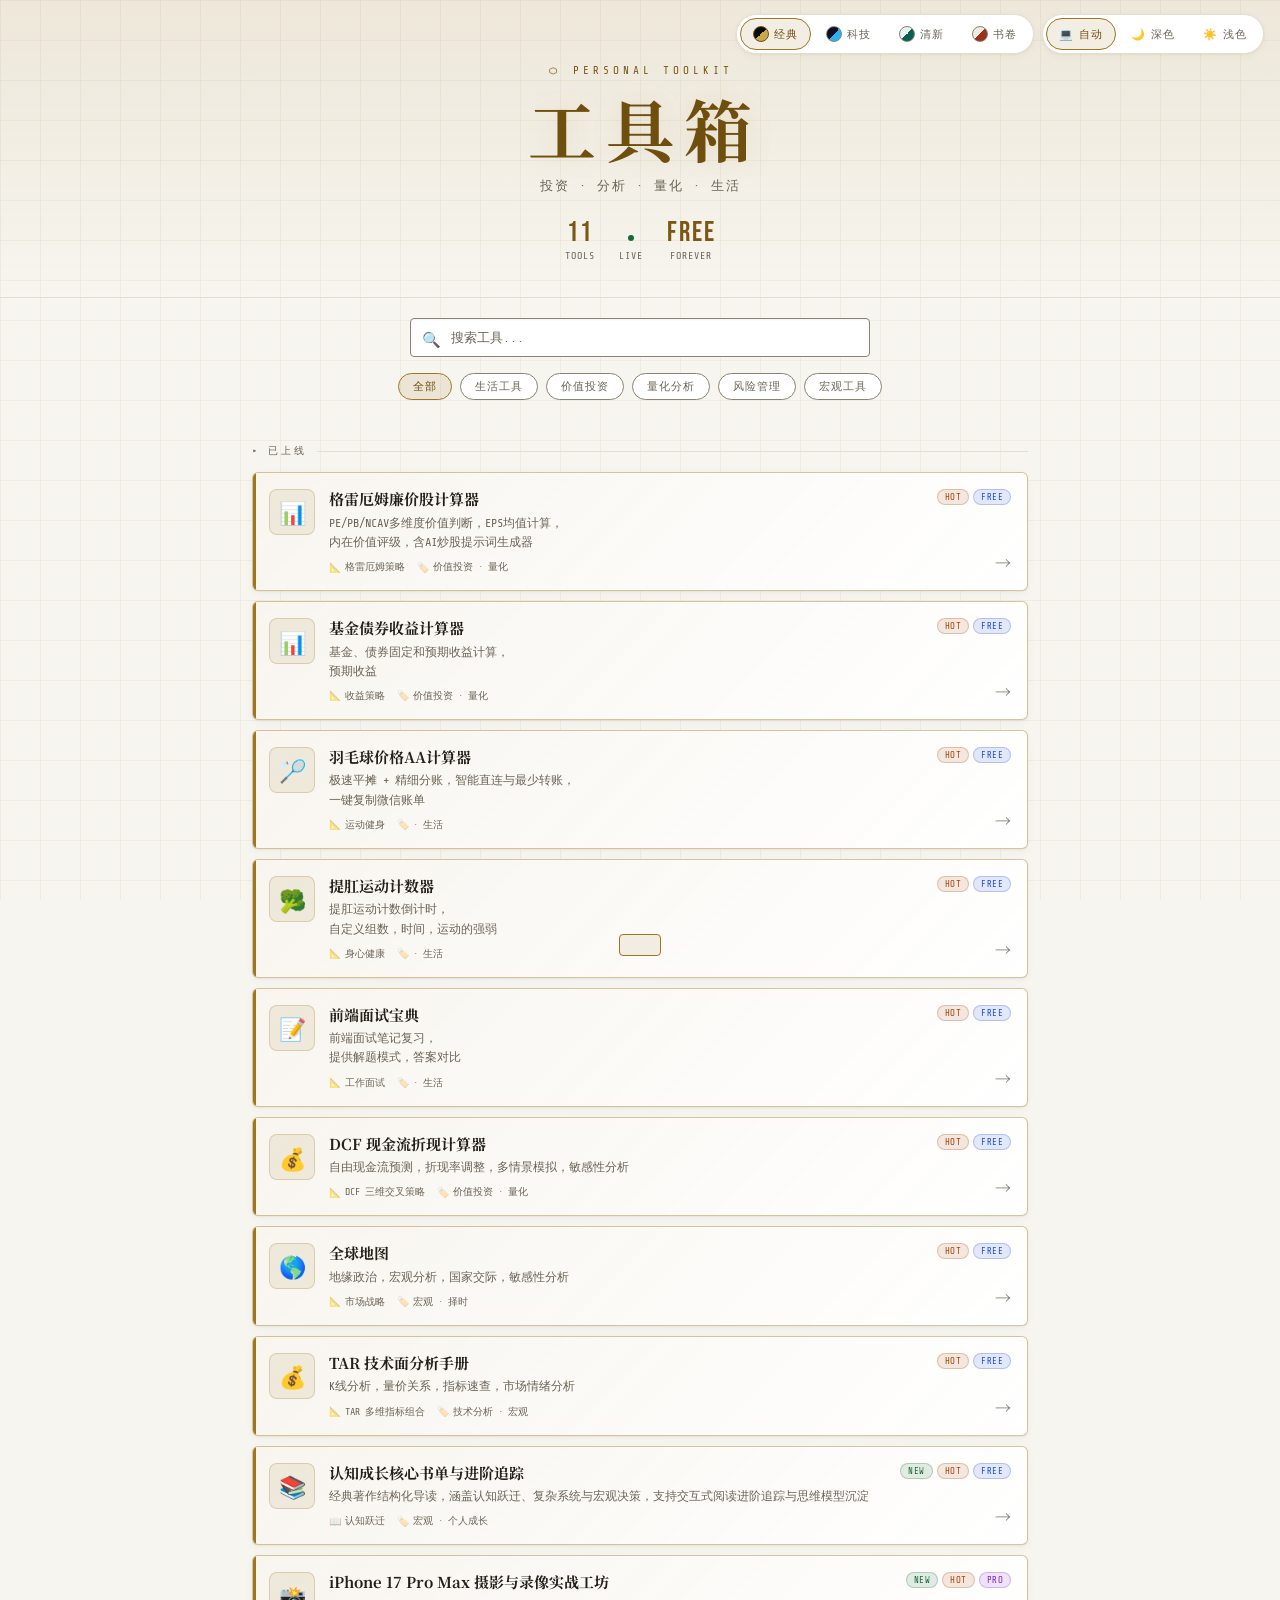
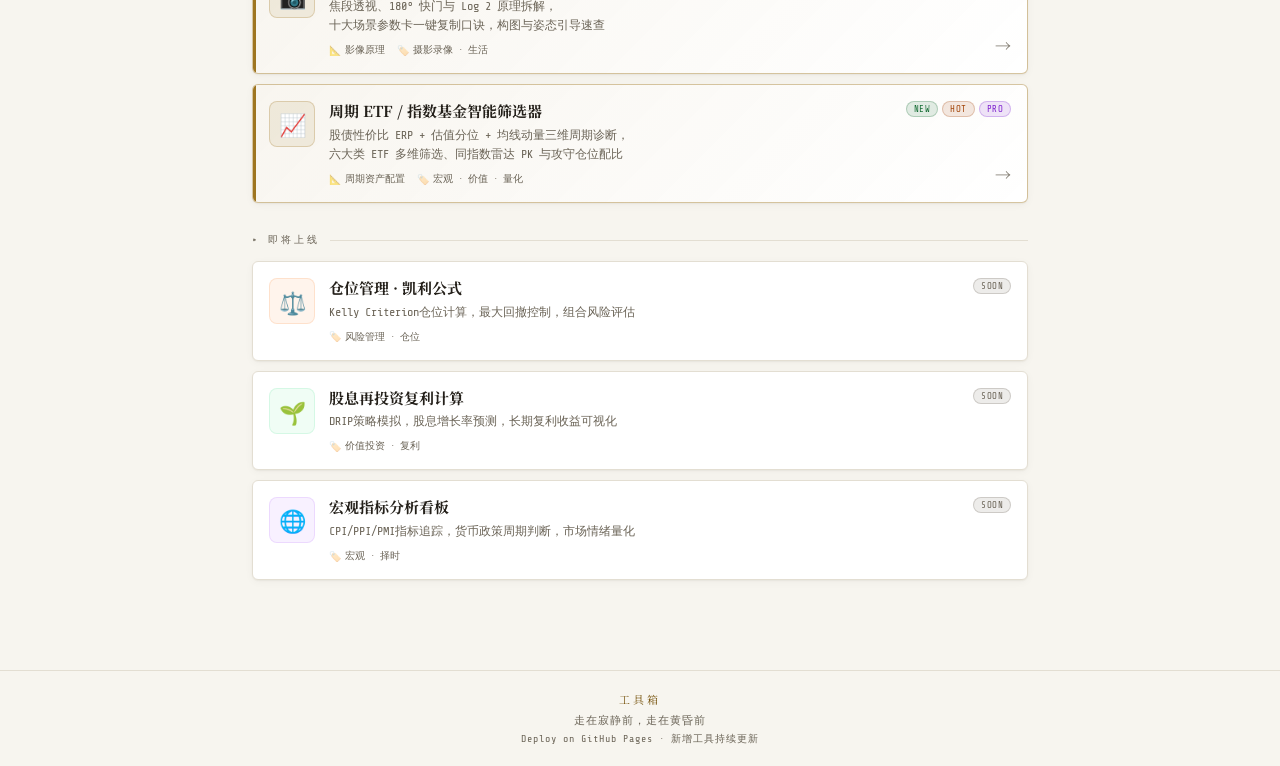
<file: index.html>
<!DOCTYPE html>
<html lang="zh-CN">
<head>
<meta charset="UTF-8">
<meta name="viewport" content="width=device-width, initial-scale=1.0, maximum-scale=1.0">
<title>生活工具箱 · LifeTools</title>
<!-- 主题中枢:必须同步加载并在任何 <style> 之前初始化,避免首屏闪烁;theme-manager.js / theme-tokens.css 缺失时保持 :root 的深色回退 -->
<meta name="color-scheme" content="light dark">
<script src="theme-manager.js"></script>
<script>window.LifeToolsTheme && LifeToolsTheme.initAntiFOUC('home');</script>
<link rel="stylesheet" href="theme-tokens.css">
<meta name="description" content="工具箱：投资、分析、量化、生活等实用工具合集">
<!-- 首页专用 Favicon：金色多功能工具箱矢量图标 -->
<link rel="icon" type="image/svg+xml" href="data:image/svg+xml,%3Csvg xmlns='http://www.w3.org/2000/svg' viewBox='0 0 64 64'%3E%3Cdefs%3E%3ClinearGradient id='g' x1='0' y1='0' x2='1' y2='1'%3E%3Cstop offset='0%25' stop-color='%23f5d77f'/%3E%3Cstop offset='100%25' stop-color='%23b88e28'/%3E%3C/linearGradient%3E%3C/defs%3E%3Crect width='64' height='64' rx='14' fill='%230b0f19'/%3E%3Cpath d='M23 20V16a4 4 0 0 1 4-4h10a4 4 0 0 1 4 4v4' fill='none' stroke='url(%23g)' stroke-width='4' stroke-linecap='round'/%3E%3Crect x='10' y='20' width='44' height='32' rx='6' fill='url(%23g)'/%3E%3Crect x='10' y='31' width='44' height='3.5' fill='%230b0f19'/%3E%3Crect x='26' y='27.5' width='12' height='10.5' rx='2.5' fill='%230b0f19'/%3E%3Ccircle cx='32' cy='32.5' r='2' fill='url(%23g)'/%3E%3C/svg%3E">
<link rel="apple-touch-icon" href="[data-uri]">
<link href="https://fonts.googleapis.com/css2?family=Noto+Serif+SC:wght@300;400;700&family=Share+Tech+Mono&family=Bebas+Neue&display=swap" rel="stylesheet">
<style>
  /* 主题变量(两个正交维度:明暗 data-theme × 风格 data-style,由 theme-manager.js 写在 <html> 上)
     · :root = classic 深色,同时是无 JS / theme-manager.js 缺失时的回退
     · html[data-theme="light"] = classic 浅色(米白金)
     · LT-THEME-MAP 块 = tech / fresh / paper 三风格,别名到 theme-tokens.css 的共享令牌(--lt-*),classic 不受影响 */
  :root {
    --bg: #080a0d;
    --surface: #0f1218;
    --surface2: #161c26;
    --border: #1e2535;
    --border-ctl: #5a6579; /* 输入框 / 筛选按钮等控件的边界:对 bg、surface 均 ≥ 3:1(非文本对比度)。旧版控件直接用 --border,仅 1.29:1 */
    --gold: #c8a84b;
    --gold2: #e8c56a;
    --gold-text: var(--gold); /* 小字号金色文字专用:浅色下需要更深才能满足对比度 */
    --gold-rgb: 200,168,75;
    --gold-dim: rgba(var(--gold-rgb),0.12);
    /* 状态色以 rgb 通道存储,标签底色/描边直接复用,浅色下只需换一组通道值 */
    --green-rgb: 61,220,132;
    --blue-rgb: 74,158,255;
    --purple-rgb: 184,120,250; /* 旧 168,85,247:PRO 标签文字对自身淡底仅 4.17:1,提亮后 ≥ 4.9:1 */
    --orange-rgb: 249,115,22;
    --green: rgb(var(--green-rgb));
    --blue: rgb(var(--blue-rgb));
    --purple: rgb(var(--purple-rgb));
    --orange: rgb(var(--orange-rgb));
    --red: #ef4444;
    --teal: #14b8a6;
    --text: #ddd8cc;
    --muted: #8f9aae; /* 旧 #5a6478:对 surface 仅 3.15:1,是 site-sub / hstat-label / filter-btn / tool-desc 等约 50 处小字不达标的根因;新值 6.0–7.0:1 */
    --muted-ctl: #8b95a8; /* 主题切换器里未选中项的文字色(与 --muted 现已接近,保留以免动到切换器像素) */
    --focus: var(--gold);
    --mono: 'Share Tech Mono', monospace;
    --serif: 'Noto Serif SC', serif;
    --display: 'Bebas Neue', sans-serif;
    --font-heading: var(--serif); /* 标题字体:classic 沿用思源宋体,tech 等宽 / fresh 圆体 / paper 衬线由映射块替换 */

    /* 形状:classic 即原有数值,其它风格由映射块换成 --lt-radius 系列 */
    --r-card: 6px;
    --r-icon: 8px;
    --r-field: 4px;
    --r-chip: 20px;
    --r-tag: 10px;
    --r-pill: 999px;

    /* 装饰性变量(网格、光晕、阴影等),两套主题各给一组取值 */
    --grid-line: rgba(var(--gold-rgb),0.03);
    --bg-deco: linear-gradient(var(--grid-line) 1px, transparent 1px), linear-gradient(90deg, var(--grid-line) 1px, transparent 1px);
    --bg-deco-size: 40px 40px;
    --header-glow: rgba(var(--gold-rgb),0.05);
    --title-shadow: 0 0 60px rgba(var(--gold-rgb),0.3);
    --title-glow-lo: 0 0 40px rgba(var(--gold-rgb),0.2);
    --title-glow-hi: 0 0 80px rgba(var(--gold-rgb),0.5), 0 0 120px rgba(var(--gold-rgb),0.2);
    --card-shadow: none;
    --card-shadow-hover: 0 8px 30px rgba(0,0,0,0.4);
    --card-glow: rgba(var(--gold-rgb),0.06);
    --icon-bg: rgba(var(--gold-rgb),0.1);
    --icon-border: rgba(var(--gold-rgb),0.25);
    --featured-tint: rgba(var(--gold-rgb),0.06);
    --featured-border: rgba(var(--gold-rgb),0.3);
    --input-shadow: 0 0 0 0 transparent; /* 保持是合法的阴影值,focus 时才能和描边光圈并列 */
    --toast-shadow: none;
    --soon-bg: rgba(90,100,120,0.2);
    --soon-border: rgba(90,100,120,0.3);
    --soon-opacity: 0.5;
    --eyebrow-opacity: 0.8;
    /* 标签(NEW / HOT / PRO / FREE)的淡底与描边 */
    --tag-new-bg: rgba(var(--green-rgb),0.12);   --tag-new-bd: rgba(var(--green-rgb),0.25);
    --tag-hot-bg: rgba(var(--orange-rgb),0.12);  --tag-hot-bd: rgba(var(--orange-rgb),0.25);
    --tag-pro-bg: rgba(var(--purple-rgb),0.12);  --tag-pro-bd: rgba(var(--purple-rgb),0.25);
    --tag-free-bg: rgba(var(--blue-rgb),0.12);   --tag-free-bd: rgba(var(--blue-rgb),0.25);
  }

  /* classic 浅色:雅致米白底 + 暖金点缀。文字/次要文字/金色文字对比度均 ≥ 4.5:1(WCAG AA) */
  html[data-theme="light"] {
    --bg: #f7f5ef;
    --surface: #ffffff;
    --surface2: #f1ede3;
    --border: #e3ded2;
    --border-ctl: #8a8272;
    --gold: #9e7520;      /* 装饰:描边、竖条、圆点 */
    --gold2: #6f4f0d;     /* 强调文字:标题、悬停态 */
    --gold-text: #7a5712; /* 小号金色文字 */
    --gold-rgb: 158,117,32;
    --green-rgb: 20,108,51;
    --blue-rgb: 29,78,216;
    --purple-rgb: 126,34,206;
    --orange-rgb: 163,70,10;
    --text: #24201a;
    --muted: #6b6457;
    --muted-ctl: var(--muted);

    --grid-line: rgba(var(--gold-rgb),0.07);
    --header-glow: rgba(var(--gold-rgb),0.1);
    --title-shadow: 0 1px 28px rgba(var(--gold-rgb),0.14);
    --title-glow-lo: 0 1px 24px rgba(var(--gold-rgb),0.1);
    --title-glow-hi: 0 1px 36px rgba(var(--gold-rgb),0.3);
    --card-shadow: 0 1px 2px rgba(60,48,20,0.06), 0 2px 8px rgba(60,48,20,0.04);
    --card-shadow-hover: 0 12px 28px rgba(60,48,20,0.14), 0 2px 6px rgba(60,48,20,0.08);
    --featured-tint: rgba(var(--gold-rgb),0.07);
    --featured-border: rgba(var(--gold-rgb),0.42);
    --input-shadow: inset 0 1px 2px rgba(60,48,20,0.06);
    --toast-shadow: 0 8px 24px rgba(60,48,20,0.2);
    --soon-bg: rgba(107,100,87,0.12);
    --soon-border: rgba(107,100,87,0.25);
    --soon-opacity: 0.62;
    --eyebrow-opacity: 1; /* 浅色下不再降低透明度,否则小字对比度掉到 4:1 以下 */
  }

  /* LT-THEME-MAP —— tech / fresh / paper:把首页变量别名到共享令牌(theme-tokens.css)。
     · 每个 var(--lt-*, 回退值) 的回退值 = 首页 classic 深色原值,theme-tokens.css 缺失时页面不崩
     · 特异性 (0,2,1) 高于 :root (0,1,0) 与 html[data-theme="light"] (0,1,1),无需 !important
     · 首页独有的装饰变量(网格、光晕、标题发光、卡片阴影、标签淡底……)用 color-mix 从 --gold(= --lt-accent)派生 */
  html[data-style]:not([data-style="classic"]) {
    --bg: var(--lt-bg, #080a0d);
    --surface: var(--lt-surface, #0f1218);
    --surface2: var(--lt-surface-2, #161c26);
    --border: var(--lt-border, #1e2535);
    --border-ctl: var(--lt-border-strong, #5a6579);
    --text: var(--lt-text, #ddd8cc);
    --muted: var(--lt-text-muted, #8f9aae);
    --muted-ctl: var(--lt-text-muted, #8b95a8);
    --gold: var(--lt-accent, #c8a84b);              /* 填充 / 装饰:描边、竖条、圆点 */
    --gold2: var(--lt-accent-strong, #e8c56a);      /* 强调文字:标题、选中态 */
    --gold-text: var(--lt-accent-strong, #e8c56a);  /* 小号强调文字 */
    --gold-dim: var(--lt-accent-soft, rgba(200,168,75,0.12));
    --green: var(--lt-good, #3ddc84);
    --blue: var(--lt-info, #4a9eff);
    --orange: var(--lt-warn, #f0a43a);
    --focus: var(--lt-focus, #e8c56a);
    --font-heading: var(--lt-font-heading, var(--serif));

    --r-card: var(--lt-radius, 6px);
    --r-icon: var(--lt-radius-sm, 8px);
    --r-field: var(--lt-radius-sm, 4px);
    --r-chip: var(--lt-radius-sm, 20px);
    --r-tag: var(--lt-radius-sm, 10px);
    --r-pill: calc(var(--lt-radius, 6px) + 3px);

    --bg-deco: var(--lt-bg-deco, none);
    --bg-deco-size: auto;
    --card-shadow-hover: var(--lt-shadow, 0 8px 30px rgba(0,0,0,0.4));
    --toast-shadow: var(--lt-shadow, none);
    --eyebrow-opacity: 1;
    --card-glow: color-mix(in srgb, var(--gold) 9%, transparent);
    --icon-bg: color-mix(in srgb, var(--gold) 11%, transparent);
    --icon-border: color-mix(in srgb, var(--gold) 30%, transparent);
    --soon-bg: color-mix(in srgb, var(--muted) 20%, transparent);
    --soon-border: color-mix(in srgb, var(--muted) 32%, transparent);
    --tag-new-bg: var(--lt-good-soft, rgba(61,220,132,0.12));
    --tag-new-bd: color-mix(in srgb, var(--green) 32%, transparent);
    --tag-hot-bg: var(--lt-warn-soft, rgba(249,115,22,0.12));
    --tag-hot-bd: color-mix(in srgb, var(--orange) 32%, transparent);
    --tag-free-bg: var(--lt-info-soft, rgba(74,158,255,0.12));
    --tag-free-bd: color-mix(in srgb, var(--blue) 32%, transparent);
    --tag-pro-bg: color-mix(in srgb, var(--purple) 14%, transparent);
    --tag-pro-bd: color-mix(in srgb, var(--purple) 32%, transparent);
  }
  /* 深色三风格共用的发光 / 阴影强度 */
  html[data-style="tech"][data-theme="dark"],
  html[data-style="fresh"][data-theme="dark"],
  html[data-style="paper"][data-theme="dark"] {
    --header-glow: color-mix(in srgb, var(--gold) 7%, transparent);
    --title-shadow: 0 0 56px color-mix(in srgb, var(--gold) 34%, transparent);
    --title-glow-lo: 0 0 36px color-mix(in srgb, var(--gold) 22%, transparent);
    --title-glow-hi: 0 0 72px color-mix(in srgb, var(--gold) 52%, transparent), 0 0 110px color-mix(in srgb, var(--gold) 22%, transparent);
    --card-shadow: none;
    --featured-tint: color-mix(in srgb, var(--gold) 7%, transparent);
    --featured-border: color-mix(in srgb, var(--gold) 34%, transparent);
    --input-shadow: 0 0 0 0 transparent;
  }
  /* 浅色三风格共用:发光收敛,阴影柔和 */
  html[data-style="tech"][data-theme="light"],
  html[data-style="fresh"][data-theme="light"],
  html[data-style="paper"][data-theme="light"] {
    --header-glow: color-mix(in srgb, var(--gold) 11%, transparent);
    --title-shadow: 0 1px 28px color-mix(in srgb, var(--gold) 16%, transparent);
    --title-glow-lo: 0 1px 24px color-mix(in srgb, var(--gold) 12%, transparent);
    --title-glow-hi: 0 1px 36px color-mix(in srgb, var(--gold) 30%, transparent);
    --card-shadow: 0 1px 2px color-mix(in srgb, var(--text) 8%, transparent), 0 2px 8px color-mix(in srgb, var(--text) 5%, transparent);
    --featured-tint: color-mix(in srgb, var(--gold) 8%, transparent);
    --featured-border: color-mix(in srgb, var(--gold) 44%, transparent);
    --input-shadow: inset 0 1px 2px color-mix(in srgb, var(--text) 8%, transparent);
  }
  /* 页面自有的 PRO 标签紫色(共享令牌里没有紫):每套「风格 × 明暗」单独挑选并过对比度审计 */
  html[data-style="tech"][data-theme="dark"] { --purple: #b8a2ff; }
  html[data-style="tech"][data-theme="light"] { --purple: #5a2fc0; }
  html[data-style="fresh"][data-theme="dark"] { --purple: #c4a6ff; }
  html[data-style="fresh"][data-theme="light"] { --purple: #6330b0; }
  html[data-style="paper"][data-theme="dark"] { --purple: #c9a6ea; }
  html[data-style="paper"][data-theme="light"] { --purple: #693786; }
  /* 风格个性:fresh 全圆角胶囊;paper 标题静态墨色(不做发光脉动) */
  html[data-style="fresh"][data-theme] { --r-chip: 999px; --r-pill: 999px; --r-tag: 999px; }
  html[data-style="paper"][data-theme] { --title-glow-lo: var(--title-shadow); --title-glow-hi: var(--title-shadow); }

  * { box-sizing: border-box; margin: 0; padding: 0; }

  body {
    background: var(--bg);
    color: var(--text);
    font-family: var(--serif);
    min-height: 100vh;
    overflow-x: hidden;
  }

  /* 切换主题时临时给全站加颜色过渡(≈0.25s)。class 只在切换时由脚本加上,
     首屏加载没有它,所以刷新页面不会看到"从深色渐变到浅色"的动画 */
  html.theme-switching,
  html.theme-switching *,
  html.theme-switching *::before,
  html.theme-switching *::after {
    transition: background-color 0.25s ease, color 0.25s ease, border-color 0.25s ease, box-shadow 0.25s ease, border-radius 0.25s ease !important;
  }
  @media (prefers-reduced-motion: reduce) {
    html.theme-switching,
    html.theme-switching *,
    html.theme-switching *::before,
    html.theme-switching *::after { transition: none !important; }
  }

  /* === GRID BG === */
  body::before {
    content: '';
    position: fixed;
    inset: 0;
    background-image: var(--bg-deco);
    background-size: var(--bg-deco-size);
    pointer-events: none;
    z-index: 0;
  }

  /* === HEADER === */
  header {
    position: relative;
    z-index: 10;
    padding: 64px 20px 36px;
    text-align: center;
    border-bottom: 1px solid var(--border);
    background: linear-gradient(180deg, var(--header-glow) 0%, transparent 100%);
  }

  /* === HEADER TOOLS:风格选择器 + 明暗切换器,同一行右上角;窄屏落到标题上方并居中 === */
  .header-tools {
    position: absolute;
    top: 14px;
    right: 16px;
    z-index: 2;
    display: flex;
    flex-wrap: wrap;
    align-items: center;
    justify-content: flex-end;
    gap: 8px;
  }
  .header-tools[hidden] { display: none; }

  /* 两个分段控件(明暗三段式 / 风格四段式)共用同一套胶囊外观 */
  .theme-switch,
  .style-switch {
    display: inline-flex;
    gap: 2px;
    padding: 3px;
    background: var(--surface);
    border: 1px solid var(--border);
    border-radius: var(--r-pill);
    box-shadow: var(--card-shadow);
  }
  .theme-switch[hidden],
  .style-switch[hidden] { display: none; }
  .theme-opt,
  .style-opt {
    display: inline-flex;
    align-items: center;
    gap: 5px;
    min-height: 32px;
    padding: 0 12px;
    border: 1px solid transparent;
    border-radius: var(--r-pill);
    background: transparent;
    color: var(--muted-ctl);
    font-family: var(--mono);
    font-size: 11px;
    letter-spacing: 1px;
    white-space: nowrap;
    cursor: pointer;
    transition: background-color 0.2s, color 0.2s, border-color 0.2s;
  }
  .theme-opt:hover,
  .style-opt:hover { color: var(--text); }
  .theme-opt[aria-checked="true"],
  .style-opt[aria-checked="true"] {
    background: var(--gold-dim);
    border-color: var(--gold);
    color: var(--gold2);
  }
  .theme-opt:focus-visible,
  .style-opt:focus-visible { outline: 2px solid var(--focus); outline-offset: 2px; }

  /* 风格色块:对角两色(深色背景代表色 / 强调色),颜色由脚本从 LifeToolsTheme.STYLES 写入 --sw1 / --sw2;
     细描边用控件边界色,保证 classic 深色块在深色胶囊上、fresh / paper 浅色块在浅色胶囊上也看得见 */
  .style-swatch {
    flex: none;
    width: 16px;
    height: 16px;
    border-radius: 50%;
    border: 1px solid var(--border-ctl);
    background: linear-gradient(135deg, var(--sw1, transparent) 0 50%, var(--sw2, transparent) 50% 100%);
  }
  .style-opt[aria-checked="true"] .style-swatch { border-color: var(--gold2); }

  @media (pointer: coarse), (max-width: 1024px) { .theme-opt, .style-opt { min-height: 40px; } }
  @media (max-width: 640px) {
    header { padding-top: 14px; }
    .header-tools { position: static; justify-content: center; margin: 0 auto 22px; }
  }
  @media (max-width: 480px) {
    .theme-opt, .style-opt { padding: 0 9px; letter-spacing: 0; }
  }

  .site-eyebrow {
    font-family: var(--mono);
    font-size: 11px;
    color: var(--gold-text);
    letter-spacing: 4px;
    text-transform: uppercase;
    margin-bottom: 12px;
    opacity: var(--eyebrow-opacity);
  }

  .site-title {
    font-family: var(--font-heading);
    font-weight: 700;
    font-size: clamp(44px, 12vw, 68px);
    color: var(--gold2);
    letter-spacing: 0.14em;
    padding-left: 0.14em; /* 抵消末字后的字距，保证视觉居中 */
    line-height: 1.15;
    text-shadow: var(--title-shadow);
    animation: titleGlow 4s ease-in-out infinite;
  }

  @keyframes titleGlow {
    0%, 100% { text-shadow: var(--title-glow-lo); }
    50% { text-shadow: var(--title-glow-hi); }
  }

  .site-sub {
    font-size: 13px;
    color: var(--muted);
    font-family: var(--mono);
    letter-spacing: 2px;
    margin-top: 10px;
  }

  .header-stats {
    display: flex;
    justify-content: center;
    gap: 24px;
    margin-top: 24px;
    flex-wrap: wrap;
  }
  .hstat {
    text-align: center;
  }
  .hstat-num {
    font-family: var(--display);
    font-size: 28px;
    color: var(--gold-text);
    letter-spacing: 2px;
    line-height: 1;
  }
  .hstat-label {
    font-size: 10px;
    color: var(--muted);
    font-family: var(--mono);
    letter-spacing: 1px;
    margin-top: 3px;
  }

  /* === SEARCH BAR === */
  .search-wrap {
    position: relative;
    z-index: 10;
    padding: 20px 20px 0;
    max-width: 500px;
    margin: 0 auto;
  }
  .search-input {
    width: 100%;
    background: var(--surface);
    border: 1px solid var(--border-ctl);
    border-radius: var(--r-field);
    padding: 11px 16px 11px 40px;
    color: var(--text);
    font-family: var(--mono);
    font-size: 13px;
    outline: none;
    box-shadow: var(--input-shadow);
    transition: border-color 0.2s, box-shadow 0.2s;
  }
  /* 焦点态:边框变色 + 淡色光圈之外再加一圈实心描边,焦点环相对未聚焦状态 ≥ 3:1(控件边界提亮后,仅靠边框变色不够) */
  .search-input:focus { border-color: var(--gold); box-shadow: var(--input-shadow), 0 0 0 3px var(--gold-dim); outline: 2px solid var(--focus); outline-offset: 3px; }
  .search-input::placeholder { color: var(--muted); }
  .search-icon {
    position: absolute;
    left: 32px;
    top: 50%;
    transform: translateY(-50%);
    color: var(--muted);
    font-size: 15px;
    pointer-events: none;
    margin-top: 10px;
  }

  /* === CATEGORY FILTER === */
  .filter-wrap {
    position: relative;
    z-index: 10;
    padding: 16px 16px 0;
    display: flex;
    gap: 8px;
    flex-wrap: wrap;
    justify-content: center;
  }
  .filter-btn {
    padding: 5px 14px;
    border-radius: var(--r-chip);
    font-size: 11px;
    font-family: var(--mono);
    letter-spacing: 1px;
    background: var(--surface);
    border: 1px solid var(--border-ctl);
    color: var(--muted);
    cursor: pointer;
    transition: all 0.2s;
    white-space: nowrap;
  }
  .filter-btn.active, .filter-btn:hover {
    background: var(--gold-dim);
    border-color: var(--gold);
    color: var(--gold2);
  }

  /* === MAIN GRID === */
  .main {
    position: relative;
    z-index: 10;
    padding: 20px 12px 80px;
    max-width: 800px;
    margin: 0 auto;
  }

  /* Section label */
  .section-label {
    display: flex;
    align-items: center;
    gap: 10px;
    margin: 24px 0 14px;
  }
  .section-label-text {
    font-size: 10px;
    color: var(--muted);
    font-family: var(--mono);
    letter-spacing: 3px;
    white-space: nowrap;
  }
  .section-label-line {
    flex: 1;
    height: 1px;
    background: var(--border);
  }

  /* Tool Card */
  .tool-card {
    background: var(--surface);
    border: 1px solid var(--border);
    border-radius: var(--r-card);
    padding: 16px;
    display: flex;
    gap: 14px;
    align-items: flex-start;
    cursor: pointer;
    transition: all 0.25s;
    margin-bottom: 10px;
    text-decoration: none;
    color: inherit;
    position: relative;
    overflow: hidden;
    box-shadow: var(--card-shadow);
  }
  .tool-card::before {
    content: '';
    position: absolute;
    left: 0; top: 0;
    width: 3px;
    height: 100%;
    background: var(--card-accent, var(--gold));
    transform: scaleY(0);
    transform-origin: bottom;
    transition: transform 0.25s;
  }
  .tool-card::after {
    content: '';
    position: absolute;
    inset: 0;
    background: linear-gradient(135deg, var(--card-glow, rgba(var(--gold-rgb),0.06)), transparent 60%);
    opacity: 0;
    transition: opacity 0.25s;
  }
  .tool-card:hover {
    border-color: var(--card-accent, var(--gold));
    transform: translateY(-2px);
    box-shadow: var(--card-shadow-hover);
  }
  .tool-card:hover::before { transform: scaleY(1); }
  .tool-card:hover::after { opacity: 1; }

  /* 底色单独走 background-color,切换主题时才能平滑过渡;金色渐变只是一层很淡的叠加 */
  .tool-card.featured {
    background-color: var(--surface);
    background-image: linear-gradient(135deg, var(--featured-tint), transparent);
    border-color: var(--featured-border);
  }
  .tool-card.featured::before { transform: scaleY(1); }

  /* Icon */
  .tool-icon {
    width: 46px;
    height: 46px;
    border-radius: var(--r-icon);
    display: flex;
    align-items: center;
    justify-content: center;
    font-size: 22px;
    flex-shrink: 0;
    background: var(--icon-bg, rgba(var(--gold-rgb),0.1));
    border: 1px solid var(--icon-border, rgba(var(--gold-rgb),0.25));
    position: relative;
    z-index: 1;
  }

  .tool-body {
    flex: 1;
    min-width: 0;
    position: relative;
    z-index: 1;
  }

  .tool-top {
    display: flex;
    align-items: flex-start;
    justify-content: space-between;
    gap: 8px;
    margin-bottom: 5px;
  }

  .tool-name {
    font-family: var(--font-heading);
    font-size: 15px;
    font-weight: 700;
    color: var(--text);
    line-height: 1.3;
  }

  .tool-tags {
    display: flex;
    gap: 4px;
    flex-shrink: 0;
    flex-wrap: wrap;
    justify-content: flex-end;
  }
  .tool-tag {
    font-size: 9px;
    font-family: var(--mono);
    padding: 2px 7px;
    border-radius: var(--r-tag);
    letter-spacing: 0.5px;
    white-space: nowrap;
  }
  .tag-new { background: var(--tag-new-bg); color: var(--green); border: 1px solid var(--tag-new-bd); }
  .tag-hot { background: var(--tag-hot-bg); color: var(--orange); border: 1px solid var(--tag-hot-bd); }
  .tag-pro { background: var(--tag-pro-bg); color: var(--purple); border: 1px solid var(--tag-pro-bd); }
  .tag-free { background: var(--tag-free-bg); color: var(--blue); border: 1px solid var(--tag-free-bd); }

  .tool-desc {
    font-size: 12px;
    color: var(--muted);
    font-family: var(--mono);
    line-height: 1.6;
    margin-bottom: 8px;
  }

  .tool-meta {
    display: flex;
    gap: 12px;
    flex-wrap: wrap;
  }
  .tool-meta-item {
    font-size: 10px;
    color: var(--muted);
    font-family: var(--mono);
    display: flex;
    align-items: center;
    gap: 4px;
  }
  .tool-meta-item span { opacity: 0.6; }

  .tool-arrow {
    position: absolute;
    right: 16px;
    bottom: 16px;
    color: var(--muted);
    font-size: 16px;
    transition: all 0.2s;
    z-index: 1;
  }
  .tool-card:hover .tool-arrow {
    color: var(--card-accent, var(--gold));
    transform: translateX(4px);
  }

  /* Coming soon card */
  .tool-card.coming-soon {
    opacity: var(--soon-opacity);
    cursor: not-allowed;
  }
  .tool-card.coming-soon:hover {
    transform: none;
    border-color: var(--border);
    box-shadow: var(--card-shadow);
  }
  .tool-card.coming-soon::before { display: none; }
  .tag-soon { background: var(--soon-bg); color: var(--muted); border: 1px solid var(--soon-border); }

  /* Empty state */
  .empty-state {
    text-align: center;
    padding: 40px 20px;
    display: none;
  }
  .empty-state.show { display: block; }
  .empty-state p { color: var(--muted); font-family: var(--mono); font-size: 13px; }

  /* Footer */
  footer {
    position: relative;
    z-index: 10;
    text-align: center;
    padding: 20px;
    border-top: 1px solid var(--border);
    font-family: var(--mono);
    font-size: 11px;
    color: var(--muted);
    letter-spacing: 1px;
  }

  /* No results */
  .hidden-card { display: none !important; }

  /* Pulse dot */
  .pulse-dot {
    width: 6px;
    height: 6px;
    border-radius: 50%;
    background: var(--green);
    animation: pulse 2s infinite;
    display: inline-block;
  }
  @keyframes pulse {
    0%, 100% { opacity: 1; transform: scale(1); }
    50% { opacity: 0.5; transform: scale(1.3); }
  }

  /* Scroll reveal */
  .tool-card { animation: fadeUp 0.4s ease both; }
  @keyframes fadeUp {
    from { opacity: 0; transform: translateY(16px); }
    to { opacity: 1; transform: translateY(0); }
  }
  .tool-card:nth-child(1) { animation-delay: 0.05s; }
  .tool-card:nth-child(2) { animation-delay: 0.10s; }
  .tool-card:nth-child(3) { animation-delay: 0.15s; }
  .tool-card:nth-child(4) { animation-delay: 0.20s; }
  .tool-card:nth-child(5) { animation-delay: 0.25s; }
  .tool-card:nth-child(6) { animation-delay: 0.30s; }

  /* Toast */
  .toast {
    position: fixed;
    bottom: 24px;
    left: 50%;
    transform: translateX(-50%) translateY(80px);
    background: var(--surface2);
    color: var(--text);
    padding: 10px 20px;
    border-radius: var(--r-field);
    font-size: 13px;
    font-family: var(--mono);
    z-index: 999;
    transition: transform 0.3s;
    border: 1px solid var(--gold);
  }
  .toast.show { transform: translateX(-50%) translateY(0); box-shadow: var(--toast-shadow); } /* 阴影只在显示时出现,收起状态下不会漏进视口 */
</style>
</head>
<body>

<header>
  <!-- 全站主题主控:风格(经典/科技/清新/书卷)与明暗(自动/深色/浅色)两个正交维度,选择结果写入 localStorage,各工具页默认"跟随首页" -->
  <div class="header-tools" id="header-tools">
    <div class="style-switch" id="style-switch" role="radiogroup" aria-label="主题风格" title="切换风格(同步到所有工具页)">
      <button type="button" class="style-opt" role="radio" aria-checked="false" data-style="classic" aria-label="经典风格" title="经典:黑金 / 米白金"><span class="style-swatch" aria-hidden="true"></span>经典</button>
      <button type="button" class="style-opt" role="radio" aria-checked="false" data-style="tech" aria-label="科技风格" title="科技:深蓝黑 + 青蓝"><span class="style-swatch" aria-hidden="true"></span>科技</button>
      <button type="button" class="style-opt" role="radio" aria-checked="false" data-style="fresh" aria-label="清新风格" title="清新:薄荷 + 青绿"><span class="style-swatch" aria-hidden="true"></span>清新</button>
      <button type="button" class="style-opt" role="radio" aria-checked="false" data-style="paper" aria-label="书卷风格" title="书卷:纸墨 + 朱砂"><span class="style-swatch" aria-hidden="true"></span>书卷</button>
    </div>
    <div class="theme-switch" id="theme-switch" role="radiogroup" aria-label="主题模式" title="切换主题(同步到所有工具页)">
      <button type="button" class="theme-opt" role="radio" aria-checked="false" data-mode="auto" aria-label="自动(跟随系统)" title="自动:跟随系统"><span aria-hidden="true">💻</span>自动</button>
      <button type="button" class="theme-opt" role="radio" aria-checked="false" data-mode="dark" aria-label="深色" title="深色"><span aria-hidden="true">🌙</span>深色</button>
      <button type="button" class="theme-opt" role="radio" aria-checked="false" data-mode="light" aria-label="浅色" title="浅色"><span aria-hidden="true">☀️</span>浅色</button>
    </div>
  </div>
  <div class="site-eyebrow">⬡ PERSONAL TOOLKIT</div>
  <div class="site-title">工具箱</div>
  <div class="site-sub">投资 · 分析 · 量化 · 生活</div>
  <div class="header-stats">
    <div class="hstat">
      <div class="hstat-num" id="stat-total">1</div>
      <div class="hstat-label">TOOLS</div>
    </div>
    <div class="hstat">
      <div class="hstat-num"><span class="pulse-dot"></span></div>
      <div class="hstat-label">LIVE</div>
    </div>
    <div class="hstat">
      <div class="hstat-num">FREE</div>
      <div class="hstat-label">FOREVER</div>
    </div>
  </div>
</header>

<div class="search-wrap">
  <span class="search-icon">🔍</span>
  <input class="search-input" type="text" placeholder="搜索工具..." oninput="filterTools(this.value)">
</div>

<div class="filter-wrap" id="filter-wrap">
  <button class="filter-btn active" onclick="setFilter('all', this)">全部</button>
  <button class="filter-btn" onclick="setFilter('life', this)">生活工具</button>
  <button class="filter-btn" onclick="setFilter('value', this)">价值投资</button>
  <button class="filter-btn" onclick="setFilter('quant', this)">量化分析</button>
  <button class="filter-btn" onclick="setFilter('risk', this)">风险管理</button>
  <button class="filter-btn" onclick="setFilter('macro', this)">宏观工具</button>
</div>

<div class="main" id="tool-grid">

  <!-- ===== 已上线工具 ===== -->
  <div class="section-label">
    <span class="section-label-text">▸ 已上线</span>
    <div class="section-label-line"></div>
  </div>

  <a class="tool-card featured"
     href="graham-calculator.html"
     data-name="格雷厄姆廉价股计算器 量化 价值投资 NCAV EPS 内在价值"
     data-cat="value quant">
    <div class="tool-icon">📊</div>
    <div class="tool-body">
      <div class="tool-top">
        <div class="tool-name">格雷厄姆廉价股计算器</div>
        <div class="tool-tags">
          <span class="tool-tag tag-hot">HOT</span>
          <span class="tool-tag tag-free">FREE</span>
        </div>
      </div>
      <div class="tool-desc">
        PE/PB/NCAV多维度价值判断，EPS均值计算，<br>内在价值评级，含AI炒股提示词生成器
      </div>
      <div class="tool-meta">
        <span class="tool-meta-item"><span>📐</span> 格雷厄姆策略</span>
        <span class="tool-meta-item"><span>🏷️</span> 价值投资 · 量化</span>
      </div>
    </div>
    <div class="tool-arrow">→</div>
  </a>

  <a class="tool-card featured"
     href="earnings-calculator.html"
     data-name="基金债券收益计算器 量化 价值投资 NCAV EPS 内在价值"
     data-cat="value quant">
    <div class="tool-icon">📊</div>
    <div class="tool-body">
      <div class="tool-top">
        <div class="tool-name">基金债券收益计算器</div>
        <div class="tool-tags">
          <span class="tool-tag tag-hot">HOT</span>
          <span class="tool-tag tag-free">FREE</span>
        </div>
      </div>
      <div class="tool-desc">
        基金、债券固定和预期收益计算，<br>预期收益
      </div>
      <div class="tool-meta">
        <span class="tool-meta-item"><span>📐</span> 收益策略</span>
        <span class="tool-meta-item"><span>🏷️</span> 价值投资 · 量化</span>
      </div>
    </div>
    <div class="tool-arrow">→</div>
  </a>

  <a class="tool-card featured"
     href="badminton-cost-calculator.html"
     data-name="羽毛球价格计算器 羽毛球费用AA平摊 分账 转账 微信账单 量化 体育 生活工具"
     data-cat="life">
    <div class="tool-icon">🏸</div>
    <div class="tool-body">
      <div class="tool-top">
        <div class="tool-name">羽毛球价格AA计算器</div>
        <div class="tool-tags">
          <span class="tool-tag tag-hot">HOT</span>
          <span class="tool-tag tag-free">FREE</span>
        </div>
      </div>
      <div class="tool-desc">
        极速平摊 + 精细分账，智能直连与最少转账，<br>一键复制微信账单
      </div>
      <div class="tool-meta">
        <span class="tool-meta-item"><span>📐</span> 运动健身</span>
        <span class="tool-meta-item"><span>🏷️</span>  · 生活</span>
      </div>
    </div>
    <div class="tool-arrow">→</div>
  </a>

  <a class="tool-card featured"
     href="anal-lifting-trainer.html"
     data-name="提肛运动计数器 身心健康 生活工具"
     data-cat="life">
    <div class="tool-icon">🥦</div>
    <div class="tool-body">
      <div class="tool-top">
        <div class="tool-name">提肛运动计数器</div>
        <div class="tool-tags">
          <span class="tool-tag tag-hot">HOT</span>
          <span class="tool-tag tag-free">FREE</span>
        </div>
      </div>
      <div class="tool-desc">
        提肛运动计数倒计时，<br>自定义组数，时间，运动的强弱
      </div>
      <div class="tool-meta">
        <span class="tool-meta-item"><span>📐</span> 身心健康</span>
        <span class="tool-meta-item"><span>🏷️</span>  · 生活</span>
      </div>
    </div>
    <div class="tool-arrow">→</div>
  </a>

  <a class="tool-card featured"
     href="frontend-interview-guide.html"
     data-name="前端面试宝典 工作 面试 生活工具"
     data-cat="life">
    <div class="tool-icon">📝</div>
    <div class="tool-body">
      <div class="tool-top">
        <div class="tool-name">前端面试宝典</div>
        <div class="tool-tags">
          <span class="tool-tag tag-hot">HOT</span>
          <span class="tool-tag tag-free">FREE</span>
        </div>
      </div>
      <div class="tool-desc">
        前端面试笔记复习，<br>提供解题模式，答案对比
      </div>
      <div class="tool-meta">
        <span class="tool-meta-item"><span>📐</span> 工作面试</span>
        <span class="tool-meta-item"><span>🏷️</span>  · 生活</span>
      </div>
    </div>
    <div class="tool-arrow">→</div>
  </a>

  <a class="tool-card featured"
     href="dcf-calculator.html"
     data-name="DCF内在价值计算器 现金流折现"
     data-cat="value quant">
    <div class="tool-icon">💰</div>
    <div class="tool-body">
      <div class="tool-top">
        <div class="tool-name">DCF 现金流折现计算器</div>
        <div class="tool-tags">
          <span class="tool-tag tag-hot">HOT</span>
          <span class="tool-tag tag-free">FREE</span>
        </div>
      </div>
      <div class="tool-desc">
        自由现金流预测，折现率调整，多情景模拟，敏感性分析
      </div>
      <div class="tool-meta">
        <span class="tool-meta-item"><span>📐</span> DCF 三维交叉策略</span>
        <span class="tool-meta-item"><span>🏷️</span> 价值投资 · 量化</span>
      </div>
    </div>
    <div class="tool-arrow">→</div>
  </a>

    <a class="tool-card featured"
     href="geopolitical-map.html"
     data-name="全球地图"
     data-cat="macro">
    <div class="tool-icon">🌎</div>
    <div class="tool-body">
      <div class="tool-top">
        <div class="tool-name">全球地图</div>
        <div class="tool-tags">
          <span class="tool-tag tag-hot">HOT</span>
          <span class="tool-tag tag-free">FREE</span>
        </div>
      </div>
      <div class="tool-desc">
        地缘政治，宏观分析，国家交际，敏感性分析
      </div>
      <div class="tool-meta">
        <span class="tool-meta-item"><span>📐</span> 市场战略</span>
        <span class="tool-meta-item"><span>🏷️</span> 宏观 · 择时</span>
      </div>
    </div>
    <div class="tool-arrow">→</div>
  </a>

  <a class="tool-card featured"
     href="technical_analysis_guide_cn.html"
     data-name="技术面分析手册"
     data-cat="macro">
    <div class="tool-icon">💰</div>
    <div class="tool-body">
      <div class="tool-top">
        <div class="tool-name">TAR 技术面分析手册</div>
        <div class="tool-tags">
          <span class="tool-tag tag-hot">HOT</span>
          <span class="tool-tag tag-free">FREE</span>
        </div>
      </div>
      <div class="tool-desc">
        K线分析，量价关系，指标速查，市场情绪分析
      </div>
      <div class="tool-meta">
        <span class="tool-meta-item"><span>📐</span> TAR 多维指标组合</span>
        <span class="tool-meta-item"><span>🏷️</span> 技术分析 · 宏观</span>
      </div>
    </div>
    <div class="tool-arrow">→</div>
  </a>

  <a class="tool-card featured"
     href="reading_list_card.html"
     data-name="认知成长核心书单 读书清单 进阶追踪 思维模型 宏观工具"
     data-cat="macro">
    <div class="tool-icon">📚</div>
    <div class="tool-body">
      <div class="tool-top">
        <div class="tool-name">认知成长核心书单与进阶追踪</div>
        <div class="tool-tags">
          <span class="tool-tag tag-new">NEW</span>
          <span class="tool-tag tag-hot">HOT</span>
          <span class="tool-tag tag-free">FREE</span>
        </div>
      </div>
      <div class="tool-desc">
        经典著作结构化导读，涵盖认知跃迁、复杂系统与宏观决策，支持交互式阅读进阶追踪与思维模型沉淀
      </div>
      <div class="tool-meta">
        <span class="tool-meta-item"><span>📖</span> 认知跃迁</span>
        <span class="tool-meta-item"><span>🏷️</span> 宏观 · 个人成长</span>
      </div>
    </div>
    <div class="tool-arrow">→</div>
  </a>

  <a class="tool-card featured"
     href="iphone17-pro-camera-master.html"
     data-name="iPhone17 Pro Max 摄影 录像 拍照技巧 参数设置 构图 摆拍 生活工具"
     data-cat="life">
    <div class="tool-icon">📸</div>
    <div class="tool-body">
      <div class="tool-top">
        <div class="tool-name">iPhone 17 Pro Max 摄影与录像实战工坊</div>
        <div class="tool-tags">
          <span class="tool-tag tag-new">NEW</span>
          <span class="tool-tag tag-hot">HOT</span>
          <span class="tool-tag tag-pro">PRO</span>
        </div>
      </div>
      <div class="tool-desc">
        焦段透视、180° 快门与 Log 2 原理拆解，<br>十大场景参数卡一键复制口诀，构图与姿态引导速查
      </div>
      <div class="tool-meta">
        <span class="tool-meta-item"><span>📐</span> 影像原理</span>
        <span class="tool-meta-item"><span>🏷️</span> 摄影录像 · 生活</span>
      </div>
    </div>
    <div class="tool-arrow">→</div>
  </a>

  <a class="tool-card featured"
     href="etf-screener.html"
     data-name="etf 指数基金筛选器 周期配置 股债性价比 宽基 红利 估值 index fund screener"
     data-cat="macro value quant">
    <div class="tool-icon">📈</div>
    <div class="tool-body">
      <div class="tool-top">
        <div class="tool-name">周期 ETF / 指数基金智能筛选器</div>
        <div class="tool-tags">
          <span class="tool-tag tag-new">NEW</span>
          <span class="tool-tag tag-hot">HOT</span>
          <span class="tool-tag tag-pro">PRO</span>
        </div>
      </div>
      <div class="tool-desc">
        股债性价比 ERP + 估值分位 + 均线动量三维周期诊断，<br>六大类 ETF 多维筛选、同指数雷达 PK 与攻守仓位配比
      </div>
      <div class="tool-meta">
        <span class="tool-meta-item"><span>📐</span> 周期资产配置</span>
        <span class="tool-meta-item"><span>🏷️</span> 宏观 · 价值 · 量化</span>
      </div>
    </div>
    <div class="tool-arrow">→</div>
  </a>

  <!-- ===== 即将上线 ===== -->
  <div class="section-label" style="margin-top:30px;">
    <span class="section-label-text">▸ 即将上线</span>
    <div class="section-label-line"></div>
  </div>

  <div class="tool-card coming-soon"
       data-name="仓位管理计算器 凯利公式 风险"
       data-cat="risk quant">
    <div class="tool-icon" style="background:rgba(249,115,22,0.08);border-color:rgba(249,115,22,0.15);">⚖️</div>
    <div class="tool-body">
      <div class="tool-top">
        <div class="tool-name">仓位管理 · 凯利公式</div>
        <div class="tool-tags"><span class="tool-tag tag-soon">SOON</span></div>
      </div>
      <div class="tool-desc">Kelly Criterion仓位计算，最大回撤控制，组合风险评估</div>
      <div class="tool-meta">
        <span class="tool-meta-item"><span>🏷️</span> 风险管理 · 仓位</span>
      </div>
    </div>
  </div>

  <div class="tool-card coming-soon"
       data-name="股息再投资收益计算器 DRIP 复利"
       data-cat="value">
    <div class="tool-icon" style="background:rgba(61,220,132,0.08);border-color:rgba(61,220,132,0.15);">🌱</div>
    <div class="tool-body">
      <div class="tool-top">
        <div class="tool-name">股息再投资复利计算</div>
        <div class="tool-tags"><span class="tool-tag tag-soon">SOON</span></div>
      </div>
      <div class="tool-desc">DRIP策略模拟，股息增长率预测，长期复利收益可视化</div>
      <div class="tool-meta">
        <span class="tool-meta-item"><span>🏷️</span> 价值投资 · 复利</span>
      </div>
    </div>
  </div>

  <div class="tool-card coming-soon"
       data-name="宏观经济指标看板 CPI PMI"
       data-cat="macro">
    <div class="tool-icon" style="background:rgba(168,85,247,0.08);border-color:rgba(168,85,247,0.15);">🌐</div>
    <div class="tool-body">
      <div class="tool-top">
        <div class="tool-name">宏观指标分析看板</div>
        <div class="tool-tags"><span class="tool-tag tag-soon">SOON</span></div>
      </div>
      <div class="tool-desc">CPI/PPI/PMI指标追踪，货币政策周期判断，市场情绪量化</div>
      <div class="tool-meta">
        <span class="tool-meta-item"><span>🏷️</span> 宏观 · 择时</span>
      </div>
    </div>
  </div>

  <!-- Empty state -->
  <div class="empty-state" id="empty-state">
    <p>🔍 未找到匹配的工具</p>
    <p style="margin-top:8px;font-size:11px;">尝试其他关键词</p>
  </div>

</div>

<footer>
  <div style="margin-bottom:6px;color:var(--gold-text);letter-spacing:3px;font-family:var(--serif);">工具箱</div>
  <div>走在寂静前，走在黄昏前</div>
  <div style="margin-top:4px;font-size:10px;">Deploy on GitHub Pages · 新增工具持续更新</div>
</footer>

<div class="toast" id="toast"></div>

<script>
let currentFilter = 'all';

function filterTools(query) {
  const cards = document.querySelectorAll('.tool-card');
  const q = query.toLowerCase();
  let visible = 0;

  cards.forEach(card => {
    const name = (card.dataset.name || '').toLowerCase();
    const cat = card.dataset.cat || '';
    const matchSearch = q === '' || name.includes(q);
    const matchCat = currentFilter === 'all' || cat.includes(currentFilter);

    if (matchSearch && matchCat) {
      card.classList.remove('hidden-card');
      visible++;
    } else {
      card.classList.add('hidden-card');
    }
  });

  document.getElementById('empty-state').classList.toggle('show', visible === 0);
}

function setFilter(cat, btn) {
  currentFilter = cat;
  document.querySelectorAll('.filter-btn').forEach(b => b.classList.remove('active'));
  btn.classList.add('active');

  const q = document.querySelector('.search-input').value;
  filterTools(q);
}

// Count live tools
const liveCount = document.querySelectorAll('.tool-card:not(.coming-soon)').length;
document.getElementById('stat-total').textContent = liveCount;

// Intercept coming-soon clicks
document.querySelectorAll('.tool-card.coming-soon').forEach(card => {
  card.addEventListener('click', (e) => {
    e.preventDefault();
    const t = document.getElementById('toast');
    t.textContent = '🚧 该工具正在开发中，敬请期待';
    t.classList.add('show');
    setTimeout(() => t.classList.remove('show'), 2200);
  });
});

// === 主题选择器:风格(四选一色块) + 明暗(三段式:自动 / 深色 / 浅色) ===
(function initThemeControls() {
  const tools = document.getElementById('header-tools');
  const styleGroup = document.getElementById('style-switch');
  const themeGroup = document.getElementById('theme-switch');
  const T = window.LifeToolsTheme;
  if (!tools || !themeGroup || !styleGroup) return;
  if (!T) { tools.hidden = true; return; } // theme-manager.js 加载失败时不展示无效控件

  const root = document.documentElement;
  const THEME_TEXT = { dark: '深色', light: '浅色' };
  const STYLES = Array.isArray(T.STYLES) ? T.STYLES : [];
  const canStyle = typeof T.setGlobalStyle === 'function' && typeof T.getGlobalStyle === 'function' && STYLES.length > 0;
  let lastTheme = root.getAttribute('data-theme');
  let lastStyle = root.getAttribute('data-style');
  let switchTimer = 0;

  // 单选组的键盘约定:选中项占 Tab 序列,方向键 / Home / End 在组内移动并立即选中
  function bindRadioGroup(group, opts, choose) {
    group.addEventListener('click', e => {
      const btn = e.target.closest('[role="radio"]');
      if (btn && opts.includes(btn)) choose(btn);
    });
    group.addEventListener('keydown', e => {
      const i = opts.indexOf(document.activeElement);
      if (i < 0) return;
      let next = -1;
      if (e.key === 'ArrowRight' || e.key === 'ArrowDown') next = (i + 1) % opts.length;
      else if (e.key === 'ArrowLeft' || e.key === 'ArrowUp') next = (i - 1 + opts.length) % opts.length;
      else if (e.key === 'Home') next = 0;
      else if (e.key === 'End') next = opts.length - 1;
      if (next < 0) return;
      e.preventDefault();
      opts[next].focus();
      choose(opts[next]);
    });
  }

  function markChecked(opts, isOn) {
    opts.forEach(btn => {
      const on = isOn(btn);
      btn.setAttribute('aria-checked', on ? 'true' : 'false');
      btn.tabIndex = on ? 0 : -1;
    });
  }

  /* ---- 明暗 ---- */
  const themeOpts = Array.from(themeGroup.querySelectorAll('.theme-opt'));
  function syncTheme() {
    const mode = T.getGlobalTheme();
    markChecked(themeOpts, btn => btn.dataset.mode === mode);
    const autoBtn = themeOpts.find(b => b.dataset.mode === 'auto');
    if (autoBtn) autoBtn.title = '自动:跟随系统(当前' + THEME_TEXT[T.resolveEffectiveTheme('home')] + ')';
  }
  bindRadioGroup(themeGroup, themeOpts, btn => {
    T.setGlobalTheme(btn.dataset.mode);
    syncTheme(); // 存储不可用时 setGlobalTheme 仍会应用并广播,这里兜底刷新高亮
  });

  /* ---- 风格 ---- */
  const styleOpts = Array.from(styleGroup.querySelectorAll('.style-opt'));
  function syncStyle() {
    const cur = T.getGlobalStyle();
    markChecked(styleOpts, btn => btn.dataset.style === cur);
  }
  if (canStyle) {
    styleOpts.forEach(btn => {
      const def = STYLES.find(s => s.id === btn.dataset.style);
      if (!def) return;
      const sw = btn.querySelector('.style-swatch');
      if (sw && def.swatch) { sw.style.setProperty('--sw1', def.swatch[0]); sw.style.setProperty('--sw2', def.swatch[1]); }
    });
    bindRadioGroup(styleGroup, styleOpts, btn => {
      T.setGlobalStyle(btn.dataset.style);
      syncStyle();
    });
  } else {
    styleGroup.hidden = true; // 旧版 theme-manager 没有风格维度时只隐藏风格选择器
  }

  // 本页点击、其它标签页修改、系统主题变化都会触发该事件
  T.onChange(e => {
    // 只在生效的明暗 / 风格真的变化时给全站短暂加上颜色过渡;首屏不经过这里,所以刷新没有过渡动画
    if (e.detail.theme !== lastTheme || (e.detail.style && e.detail.style !== lastStyle)) {
      lastTheme = e.detail.theme;
      lastStyle = e.detail.style || lastStyle;
      root.classList.add('theme-switching');
      clearTimeout(switchTimer);
      switchTimer = setTimeout(() => root.classList.remove('theme-switching'), 350);
    }
    syncTheme();
    if (canStyle) syncStyle();
  });

  syncTheme();
  if (canStyle) syncStyle();
})();
</script>
</body>
</html>
</file>
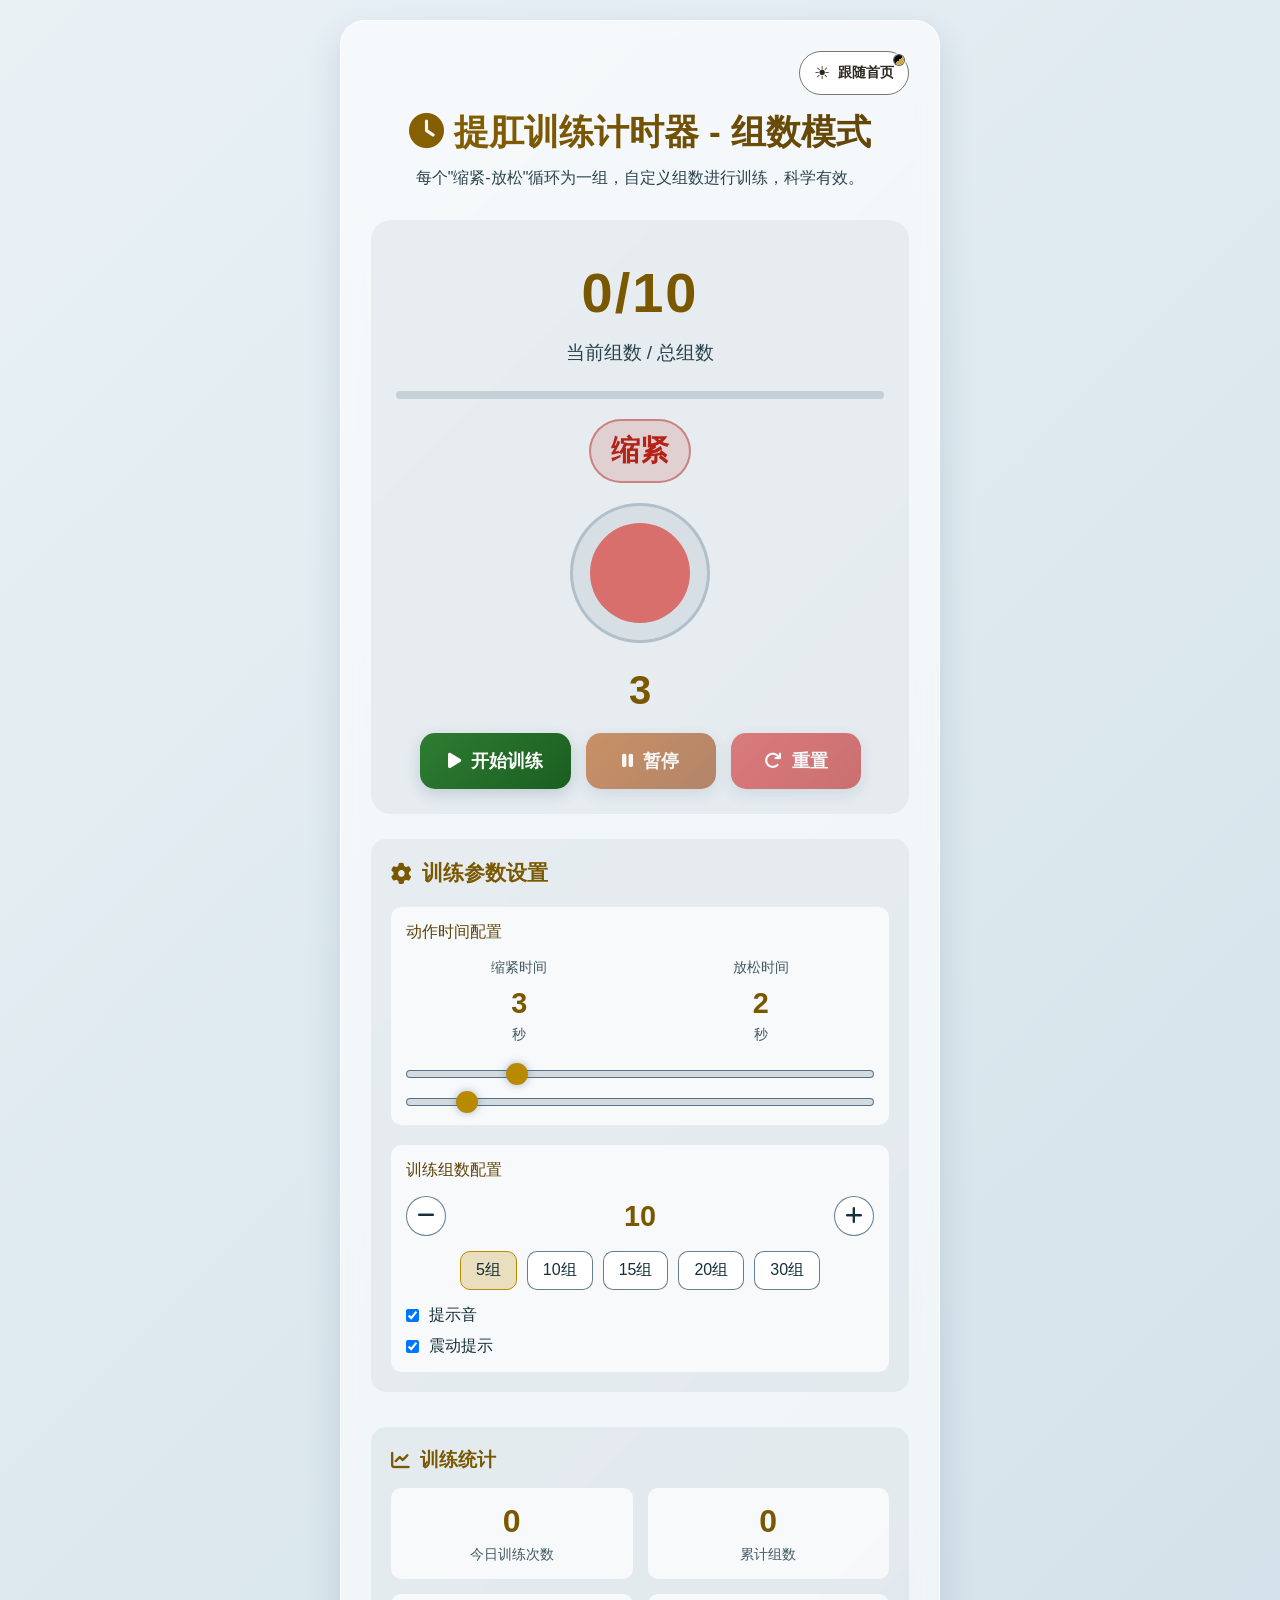
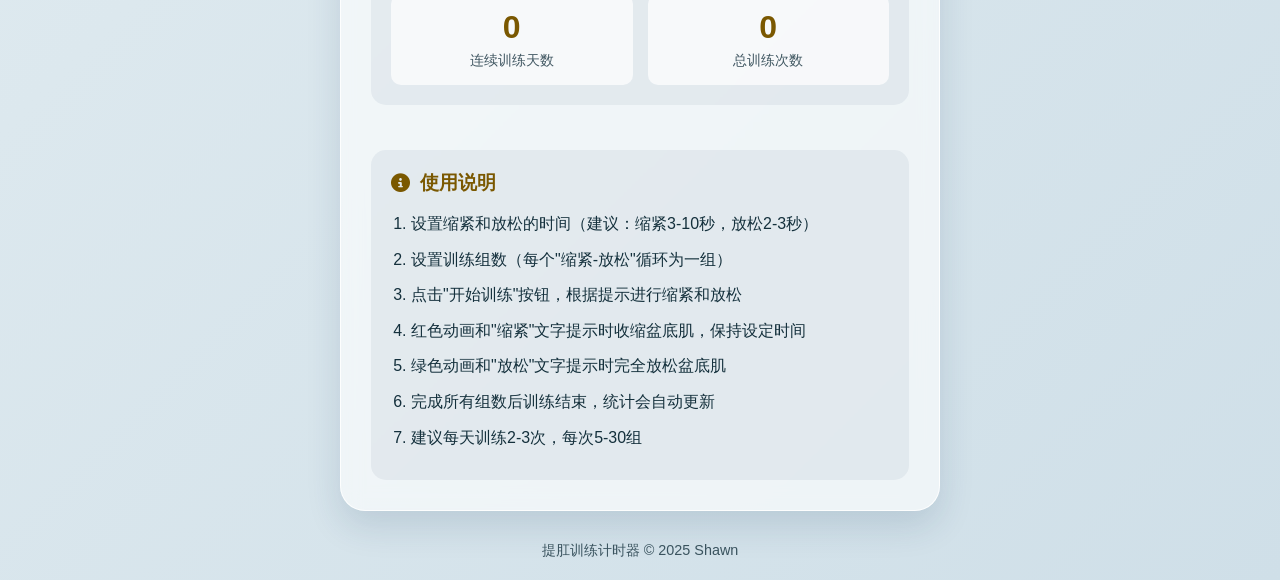
<file: anal-lifting-trainer.html>
<!DOCTYPE html>
<html lang="zh-CN">
<head>
    <meta charset="UTF-8">
    <meta name="viewport" content="width=device-width, initial-scale=1.0, maximum-scale=1.0, user-scalable=no">
    <!-- 主题接入:必须同步加载并在任何 <style> 之前初始化;theme-manager.js / theme-tokens.css 缺失时保持 :root 的深色(classic)回退 -->
    <meta name="color-scheme" content="light dark">
    <script src="theme-manager.js"></script>
    <script>window.LifeToolsTheme && LifeToolsTheme.initAntiFOUC("trainer");</script>
    <link rel="stylesheet" href="theme-tokens.css">
    <title>提肛训练计时器</title>
    <link rel="icon" type="image/svg+xml" href="data:image/svg+xml,%3Csvg xmlns='http://www.w3.org/2000/svg' viewBox='0 0 64 64'%3E%3Crect width='64' height='64' rx='14' fill='%23131d1a'/%3E%3Ctext x='50%25' y='54%25' dominant-baseline='central' text-anchor='middle' font-size='36'%3E🧘%3C/text%3E%3C/svg%3E">
    <link rel="stylesheet" href="https://cdnjs.cloudflare.com/ajax/libs/font-awesome/6.4.0/css/all.min.css">
    <style>
        /* 主题变量(明暗 data-theme × 风格 data-style,由 theme-manager.js 写在 <html> 上)
           · :root = classic 深色(页面原生配色:深青渐变 + 毛玻璃 + 金色),同时是无 JS / theme-manager.js 缺失时的回退
           · html[data-theme="light"] = classic 浅色(淡蓝灰渐变 + 白色毛玻璃)
           · LT-THEME-MAP 块 = tech / fresh / paper,别名到 theme-tokens.css 的共享令牌(--lt-*) */
        :root {
            --bg-a: #0f2027; --bg-b: #203a43; --bg-c: #2c5364;
            --fg: #fff;
            --gold: #FFD700;      /* 金:文字 */
            --gold-soft: #FFEC8B;
            --gold-fill: #FFD700; /* 金:填充(进度条 / 滑块 / 完成圆圈) */
            --gold-fill-2: #FFEC8B;
            --h1-a: #FFD700; --h1-b: #FFEC8B;
            --font-h: 'Segoe UI', 'Microsoft YaHei', sans-serif;
            --bg-deco: none; /* 背景装饰(tech 网格 / fresh 光晕 / paper 横格),classic 不用 */
            --focus: #FFD700;

            /* 毛玻璃分层(深色:白色淡层 + 黑色暗面板) */
            --glass: rgba(255, 255, 255, 0.1);
            --glass-bd: rgba(255, 255, 255, 0.1);
            --panel: rgba(0, 0, 0, 0.2);
            --inset: rgba(255, 255, 255, 0.05);
            --track: rgba(255, 255, 255, 0.1);
            --ring-bg: rgba(255, 255, 255, 0.15);
            --ring-bd: rgba(255, 255, 255, 0.2);
            --soft: rgba(255, 255, 255, 0.1);
            --soft-hover: rgba(255, 255, 255, 0.2);
            --ctl-bd: rgba(255, 255, 255, 0.5); /* 小圆钮 / 预设钮边界:旧 0.2 仅约 1.6:1;新值 ≥ 3:1 */
            --soft-bd: rgba(255, 255, 255, 0.2);
            --preset-on: color-mix(in srgb, var(--gold-fill) 30%, transparent);
            --sh-box: 0 15px 35px rgba(0, 0, 0, 0.2);
            --sh-btn: 0 5px 15px rgba(0, 0, 0, 0.2);
            --sh-btn-h: 0 8px 20px rgba(0, 0, 0, 0.3);
            --sh-thumb: 0 0 10px rgba(0, 0, 0, 0.3);
            --ts-big: 0 5px 15px rgba(0, 0, 0, 0.3);
            --ts-h1: 0 2px 5px rgba(0, 0, 0, 0.2);

            /* 阶段色:缩紧(红)/ 放松(绿)。文字版与填充版分开,明暗各取所需 */
            --bad-t: #ff6b6b; --good-t: #6bff6b;
            --bad-fill: #ff6b6b; --good-fill: #6bff6b;
            --phase-a: 20%; --phase-bd-a: 50%;

            /* 三个动作按钮:深色上用亮底 + 深字(白字在亮底上仅 2.2~3.7:1,旧版不达标) */
            --start-a: #5BBE5F; --start-b: #3FA545; --start-ink: #0a0f0c;
            --pause-a: #FF9800; --pause-b: #EF6C00; --pause-ink: #1a0f00;
            --reset-a: #FF6B5E; --reset-b: #F0483C; --reset-ink: #0a0f0c;

            --r-xl: 25px; --r-lg: 20px; --r-md: 15px; --r-sm: 10px;
        }

        /* classic 浅色:页面原生深色之外新增的另一半 */
        html[data-theme="light"] {
            --bg-a: #e9f1f5; --bg-b: #dce8ee; --bg-c: #cfdfe8;
            --fg: #14303c;
            --gold: #7a5800;
            --gold-soft: #5e4309;
            --gold-fill: #b88a00;
            --gold-fill-2: #d4a30f;
            --h1-a: #8a6200; --h1-b: #5e4309;
            --focus: #7a5800;

            --glass: rgba(255, 255, 255, 0.62);
            --glass-bd: rgba(255, 255, 255, 0.85);
            --panel: rgba(20, 60, 90, 0.06);
            --inset: rgba(255, 255, 255, 0.7);
            --track: rgba(20, 60, 90, 0.16);
            --ring-bg: rgba(20, 60, 90, 0.07);
            --ring-bd: rgba(20, 60, 90, 0.2);
            --soft: rgba(255, 255, 255, 0.85);
            --soft-hover: #ffffff;
            --ctl-bd: rgba(20, 60, 90, 0.66);
            --soft-bd: rgba(20, 60, 90, 0.2);
            --preset-on: color-mix(in srgb, var(--gold-fill) 24%, transparent);
            --sh-box: 0 15px 35px rgba(20, 60, 90, 0.14);
            --sh-btn: 0 5px 15px rgba(20, 60, 90, 0.18);
            --sh-btn-h: 0 8px 20px rgba(20, 60, 90, 0.26);
            --sh-thumb: 0 0 8px rgba(20, 60, 90, 0.35);
            --ts-big: 0 0 0 transparent;
            --ts-h1: 0 0 0 transparent;

            --bad-t: #b42318; --good-t: #146b32;
            --bad-fill: #d9534f; --good-fill: #3ea85a;
            --phase-a: 14%; --phase-bd-a: 45%;

            /* 浅色上用深底 + 白字 */
            --start-a: #2E7D32; --start-b: #1B5E20; --start-ink: #ffffff;
            --pause-a: #B45309; --pause-b: #92400E; --pause-ink: #ffffff;
            --reset-a: #D32F2F; --reset-b: #B71C1C; --reset-ink: #ffffff;
        }

        * {
            margin: 0;
            padding: 0;
            box-sizing: border-box;
            font-family: 'Segoe UI', 'Microsoft YaHei', sans-serif;
        }
        
        body {
            background: var(--bg-deco, none), linear-gradient(135deg, var(--bg-a) 0%, var(--bg-b) 50%, var(--bg-c) 100%);
            color: var(--fg);
            min-height: 100vh;
            padding: 20px;
            display: flex;
            flex-direction: column;
            align-items: center;
            justify-content: center;
        }
        
        .container {
            width: 100%;
            max-width: 600px;
            background-color: var(--glass);
            backdrop-filter: blur(10px);
            border-radius: var(--r-xl);
            padding: 30px;
            box-shadow: var(--sh-box);
            border: 1px solid var(--glass-bd);
        }

        /* 主题挂件槽:挂件隐藏 / 未加载时槽不占高度 */
        .theme-slot {
            display: flex;
            justify-content: flex-end;
        }

        #themeSlot > .lt-theme-root {
            margin-bottom: 14px;
        }

        /* 挂件按钮的描边取令牌 --lt-border-strong;毛玻璃容器比令牌底色亮,令牌值对它不足 3:1,
           所以在槽内把描边色改为「正文色与底色按 62% 混合」,深浅两种明暗、四种风格都 ≥ 3:1 */
        #themeSlot {
            --lt-border-strong: color-mix(in srgb, var(--lt-text, #ddd8cc) 62%, var(--lt-bg, #080a0d));
        }
        
        header {
            text-align: center;
            margin-bottom: 30px;
        }
        
        h1 {
            font-family: var(--font-h);
            font-size: 2.2rem;
            margin-bottom: 10px;
            background: linear-gradient(90deg, var(--h1-a), var(--h1-b));
            -webkit-background-clip: text;
            background-clip: text;
            color: transparent;
            text-shadow: var(--ts-h1);
        }
        
        .subtitle {
            font-size: 1rem;
            opacity: 0.9;
            line-height: 1.5;
        }
        
        .main-content {
            display: flex;
            flex-direction: column;
            gap: 25px;
        }
        
        .timer-container {
            background: var(--panel);
            border-radius: var(--r-lg);
            padding: 25px;
            text-align: center;
            position: relative;
            overflow: hidden;
        }
        
        .group-display {
            font-size: 3.5rem;
            font-weight: 700;
            margin: 15px 0;
            text-shadow: var(--ts-big);
            letter-spacing: 2px;
            font-variant-numeric: tabular-nums;
            color: var(--gold);
        }
        
        .group-label {
            font-size: 1.2rem;
            opacity: 0.9;
            margin-bottom: 25px;
        }
        
        .phase-display {
            font-size: 1.8rem;
            font-weight: 600;
            margin-bottom: 20px;
            padding: 10px 20px;
            border-radius: 50px;
            display: inline-block;
            transition: all 0.3s;
        }
        
        .phase-tighten {
            background: color-mix(in srgb, var(--bad-t) var(--phase-a), transparent);
            border: 2px solid color-mix(in srgb, var(--bad-t) var(--phase-bd-a), transparent);
            color: var(--bad-t);
        }
        
        .phase-relax {
            background: color-mix(in srgb, var(--good-t) var(--phase-a), transparent);
            border: 2px solid color-mix(in srgb, var(--good-t) var(--phase-bd-a), transparent);
            color: var(--good-t);
        }
        
        .action-animation {
            width: 140px;
            height: 140px;
            margin: 0 auto 25px;
            border-radius: 50%;
            background: var(--ring-bg);
            display: flex;
            align-items: center;
            justify-content: center;
            position: relative;
            border: 3px solid var(--ring-bd);
        }
        
        .action-circle {
            width: 100px;
            height: 100px;
            border-radius: 50%;
        }
        
        .tighten-animation {
            background: color-mix(in srgb, var(--bad-fill) 80%, transparent);
            animation: tighten 4s infinite ease-in-out;
        }
        
        .relax-animation {
            background: color-mix(in srgb, var(--good-fill) 80%, transparent);
            animation: relax 4s infinite ease-in-out;
        }
        
        @keyframes tighten {
            0%, 100% { transform: scale(0.8); opacity: 0.7; }
            50% { transform: scale(1.2); opacity: 1; }
        }
        
        @keyframes relax {
            0%, 100% { transform: scale(1.2); opacity: 1; }
            50% { transform: scale(0.8); opacity: 0.7; }
        }
        
        .phase-timer {
            font-size: 2.5rem;
            font-weight: 700;
            margin: 15px 0;
            color: var(--gold);
            font-variant-numeric: tabular-nums;
        }
        
        .controls {
            display: flex;
            justify-content: center;
            gap: 15px;
            margin-top: 20px;
            flex-wrap: wrap;
        }
        
        .btn {
            padding: 16px 28px;
            font-size: 1.1rem;
            font-weight: 600;
            border: none;
            border-radius: var(--r-md);
            cursor: pointer;
            transition: all 0.3s ease;
            display: flex;
            align-items: center;
            justify-content: center;
            gap: 10px;
            min-width: 130px;
            box-shadow: var(--sh-btn);
        }
        
        .btn-start {
            background: linear-gradient(135deg, var(--start-a), var(--start-b));
            color: var(--start-ink);
        }
        
        .btn-pause {
            background: linear-gradient(135deg, var(--pause-a), var(--pause-b));
            color: var(--pause-ink);
        }
        
        .btn-reset {
            background: linear-gradient(135deg, var(--reset-a), var(--reset-b));
            color: var(--reset-ink);
        }
        
        .btn:hover {
            transform: translateY(-3px);
            box-shadow: var(--sh-btn-h);
        }
        
        .btn:active {
            transform: translateY(1px);
        }
        
        .btn:disabled {
            opacity: 0.6;
            cursor: not-allowed;
            transform: none;
        }
        
        .btn:focus-visible,
        .group-btn:focus-visible,
        .preset-btn:focus-visible,
        .slider:focus-visible,
        input[type="checkbox"]:focus-visible {
            outline: 2px solid var(--focus);
            outline-offset: 3px;
        }

        .settings-panel {
            background: var(--panel);
            border-radius: var(--r-md);
            padding: 20px;
        }
        
        .settings-title {
            font-family: var(--font-h);
            font-size: 1.3rem;
            margin-bottom: 20px;
            color: var(--gold);
            display: flex;
            align-items: center;
            gap: 10px;
        }
        
        .settings-grid {
            display: grid;
            grid-template-columns: repeat(auto-fit, minmax(250px, 1fr));
            gap: 20px;
        }
        
        .setting-group {
            background: var(--inset);
            padding: 15px;
            border-radius: var(--r-sm);
        }
        
        .setting-label {
            display: block;
            margin-bottom: 15px;
            font-size: 1rem;
            color: var(--gold-soft);
        }
        
        .time-inputs {
            display: flex;
            align-items: center;
            gap: 15px;
            justify-content: space-between;
            margin-bottom: 15px;
        }
        
        .time-input {
            display: flex;
            flex-direction: column;
            align-items: center;
            flex: 1;
        }
        
        .time-input span {
            font-size: 0.9rem;
            margin-bottom: 5px;
            opacity: 0.8;
        }
        
        .time-value {
            font-size: 1.8rem;
            font-weight: bold;
            color: var(--gold);
            margin: 5px 0;
            min-width: 60px;
            text-align: center;
        }
        
        .slider-container {
            width: 100%;
            margin-top: 10px;
        }
        
        .slider {
            width: 100%;
            height: 8px;
            border-radius: 4px;
            background: var(--track);
            border: 1px solid var(--ctl-bd); /* 滑块轨道的可见边界(旧版轨道仅 1.3:1) */
            outline: none;
            -webkit-appearance: none;
        }
        
        .slider::-webkit-slider-thumb {
            -webkit-appearance: none;
            width: 22px;
            height: 22px;
            border-radius: 50%;
            background: var(--gold-fill);
            cursor: pointer;
            box-shadow: var(--sh-thumb);
        }
        
        .group-controls {
            display: flex;
            align-items: center;
            justify-content: space-between;
            margin-top: 15px;
        }
        
        .group-btn {
            width: 40px;
            height: 40px;
            border-radius: 50%;
            background: var(--soft);
            border: 1px solid var(--ctl-bd);
            color: var(--fg);
            font-size: 1.2rem;
            cursor: pointer;
            transition: all 0.3s;
            display: flex;
            align-items: center;
            justify-content: center;
        }
        
        .group-btn:hover {
            background: var(--soft-hover);
        }
        
        .group-value {
            font-size: 1.8rem;
            font-weight: bold;
            color: var(--gold);
            min-width: 60px;
            text-align: center;
        }
        
        .preset-groups {
            display: flex;
            gap: 10px;
            margin-top: 15px;
            flex-wrap: wrap;
            justify-content: center;
        }
        
        .preset-btn {
            padding: 8px 15px;
            background: var(--soft);
            border: 1px solid var(--ctl-bd);
            border-radius: var(--r-sm);
            color: var(--fg);
            cursor: pointer;
            transition: all 0.3s;
        }
        
        .preset-btn.active {
            background: var(--preset-on);
            border-color: var(--gold-fill);
        }
        
        .preset-btn:hover:not(.active) {
            background: var(--soft-hover);
        }
        
        .stats {
            background: var(--panel);
            border-radius: var(--r-md);
            padding: 20px;
            margin-top: 10px;
        }
        
        .stats h3 {
            font-family: var(--font-h);
            margin-bottom: 15px;
            display: flex;
            align-items: center;
            gap: 10px;
            color: var(--gold);
        }
        
        .stats-grid {
            display: grid;
            grid-template-columns: repeat(2, 1fr);
            gap: 15px;
        }
        
        .stat-item {
            background: var(--inset);
            padding: 15px;
            border-radius: var(--r-sm);
            text-align: center;
        }
        
        .stat-value {
            font-size: 2rem;
            font-weight: bold;
            margin-bottom: 5px;
            color: var(--gold);
        }
        
        .stat-label {
            font-size: 0.9rem;
            opacity: 0.8;
        }
        
        .instructions {
            margin-top: 20px;
            padding: 20px;
            background: var(--panel);
            border-radius: var(--r-md);
        }
        
        .instructions h3 {
            font-family: var(--font-h);
            margin-bottom: 15px;
            color: var(--gold);
            display: flex;
            align-items: center;
            gap: 10px;
        }
        
        .instructions ol {
            padding-left: 20px;
            line-height: 1.6;
        }
        
        .instructions li {
            margin-bottom: 10px;
        }
        
        footer {
            margin-top: 30px;
            text-align: center;
            font-size: 0.9rem;
            opacity: 0.8;
        }
        
        .pulse {
            animation: pulse 1.5s infinite;
        }
        
        @keyframes pulse {
            0% { opacity: 0.7; }
            50% { opacity: 1; }
            100% { opacity: 0.7; }
        }
        
        .progress-container {
            width: 100%;
            height: 8px;
            background: var(--track);
            border-radius: 4px;
            margin: 20px 0;
            overflow: hidden;
        }
        
        .progress-bar {
            height: 100%;
            background: linear-gradient(90deg, var(--gold-fill), var(--gold-fill-2));
            border-radius: 4px;
            width: 0%;
            transition: width 0.5s ease;
        }
        
        /* LT-THEME-MAP —— tech / fresh / paper:把页面变量别名到共享令牌(theme-tokens.css)。
           · 每个 var(--lt-*, 回退值) 的回退值 = classic 深色原值,theme-tokens.css 缺失时页面不崩
           · 特异性 (0,2,1) 高于 :root (0,1,0) 与 html[data-theme="light"] (0,1,1),无需 !important
           · 金色在页面里分文字版(--gold → --lt-accent-strong,对各层底 ≥ 5:1)与填充版(--gold-fill → --lt-accent)
           · 毛玻璃分层(--glass / --panel / --inset …)与三个动作按钮的配色由明暗决定,各风格共用 */
        html[data-style]:not([data-style="classic"]) {
            --bg-a: var(--lt-bg, #0f2027);
            --bg-b: color-mix(in srgb, var(--lt-bg, #203a43) 45%, var(--lt-surface-2, #203a43));
            --bg-c: var(--lt-surface-2, #2c5364);
            --fg: var(--lt-text, #fff);
            --gold: var(--lt-accent-strong, #FFD700);
            --gold-soft: color-mix(in srgb, var(--lt-accent-strong, #FFEC8B) 75%, var(--lt-text, #FFEC8B));
            --gold-fill: var(--lt-accent, #FFD700);
            --gold-fill-2: var(--lt-accent-strong, #FFEC8B);
            --h1-a: var(--lt-accent-strong, #FFD700);
            --h1-b: color-mix(in srgb, var(--lt-accent-strong, #FFEC8B) 70%, var(--lt-text, #FFEC8B));
            --bad-t: var(--lt-bad, #ff6b6b);
            --good-t: var(--lt-good, #6bff6b);
            --bad-fill: var(--lt-bad, #ff6b6b);
            --good-fill: var(--lt-good, #6bff6b);
            --focus: var(--lt-focus, #FFD700);
            --font-h: var(--lt-font-heading, 'Segoe UI', 'Microsoft YaHei', sans-serif);
            --bg-deco: var(--lt-bg-deco, none);
            --r-xl: calc(var(--lt-radius, 16px) * 1.6);
            --r-lg: calc(var(--lt-radius, 16px) * 1.25);
            --r-md: var(--lt-radius, 15px);
            --r-sm: var(--lt-radius-sm, 10px);
        }

        @media (max-width: 600px) {
            .container {
                padding: 20px;
            }
            
            h1 {
                font-size: 1.8rem;
            }
            
            .group-display {
                font-size: 2.8rem;
            }
            
            .controls {
                flex-direction: column;
                align-items: center;
            }
            
            .btn {
                width: 100%;
                max-width: 300px;
            }
            
            .stats-grid {
                grid-template-columns: 1fr;
            }
            
            .settings-grid {
                grid-template-columns: 1fr;
            }
            
            .action-animation {
                width: 120px;
                height: 120px;
            }
            
            .action-circle {
                width: 85px;
                height: 85px;
            }
            
            .phase-timer {
                font-size: 2rem;
            }
        }
    </style>
</head>
<body>
    <div class="container">
        <div class="theme-slot" id="themeSlot"></div>
        <header>
            <h1><i class="fas fa-clock"></i> 提肛训练计时器 - 组数模式</h1>
            <p class="subtitle">每个"缩紧-放松"循环为一组，自定义组数进行训练，科学有效。</p>
        </header>
        
        <div class="main-content">
            <div class="timer-container">
                <div class="group-display" id="group-display">0/10</div>
                <div class="group-label">当前组数 / 总组数</div>
                
                <div class="progress-container">
                    <div class="progress-bar" id="progress-bar"></div>
                </div>
                
                <div class="phase-display phase-tighten" id="phase-display">缩紧</div>
                
                <div class="action-animation">
                    <div class="action-circle tighten-animation" id="action-circle"></div>
                </div>
                
                <div class="phase-timer" id="phase-timer">3</div>
                
                <div class="controls">
                    <button class="btn btn-start" id="start-btn">
                        <i class="fas fa-play"></i> 开始训练
                    </button>
                    <button class="btn btn-pause" id="pause-btn" disabled>
                        <i class="fas fa-pause"></i> 暂停
                    </button>
                    <button class="btn btn-reset" id="reset-btn" disabled>
                        <i class="fas fa-redo"></i> 重置
                    </button>
                </div>
            </div>
            
            <div class="settings-panel">
                <h3 class="settings-title"><i class="fas fa-cog"></i> 训练参数设置</h3>
                <div class="settings-grid">
                    <div class="setting-group">
                        <label class="setting-label">动作时间配置</label>
                        <div class="time-inputs">
                            <div class="time-input">
                                <span>缩紧时间</span>
                                <div class="time-value" id="tighten-value">3</div>
                                <span>秒</span>
                            </div>
                            <div class="time-input">
                                <span>放松时间</span>
                                <div class="time-value" id="relax-value">2</div>
                                <span>秒</span>
                            </div>
                        </div>
                        <div class="slider-container">
                            <input type="range" min="1" max="10" value="3" class="slider" id="tighten-slider">
                        </div>
                        <div class="slider-container">
                            <input type="range" min="1" max="10" value="2" class="slider" id="relax-slider">
                        </div>
                    </div>
                    
                    <div class="setting-group">
                        <label class="setting-label">训练组数配置</label>
                        <div class="group-controls">
                            <button class="group-btn" id="decrease-groups">
                                <i class="fas fa-minus"></i>
                            </button>
                            <div class="group-value" id="group-value">10</div>
                            <button class="group-btn" id="increase-groups">
                                <i class="fas fa-plus"></i>
                            </button>
                        </div>
                        
                        <div class="preset-groups">
                            <div class="preset-btn active" data-groups="5">5组</div>
                            <div class="preset-btn" data-groups="10">10组</div>
                            <div class="preset-btn" data-groups="15">15组</div>
                            <div class="preset-btn" data-groups="20">20组</div>
                            <div class="preset-btn" data-groups="30">30组</div>
                        </div>
                        
                        <div style="margin-top: 15px;">
                            <label style="display: flex; align-items: center; gap: 10px; margin-bottom: 10px;">
                                <input type="checkbox" id="sound-toggle" checked>
                                <span>提示音</span>
                            </label>
                            <label style="display: flex; align-items: center; gap: 10px;">
                                <input type="checkbox" id="vibration-toggle" checked>
                                <span>震动提示</span>
                            </label>
                        </div>
                    </div>
                </div>
            </div>
            
            <div class="stats">
                <h3><i class="fas fa-chart-line"></i> 训练统计</h3>
                <div class="stats-grid">
                    <div class="stat-item">
                        <div class="stat-value" id="today-sessions">0</div>
                        <div class="stat-label">今日训练次数</div>
                    </div>
                    <div class="stat-item">
                        <div class="stat-value" id="total-groups">0</div>
                        <div class="stat-label">累计组数</div>
                    </div>
                    <div class="stat-item">
                        <div class="stat-value" id="current-streak">0</div>
                        <div class="stat-label">连续训练天数</div>
                    </div>
                    <div class="stat-item">
                        <div class="stat-value" id="total-sessions">0</div>
                        <div class="stat-label">总训练次数</div>
                    </div>
                </div>
            </div>
            
            <div class="instructions">
                <h3><i class="fas fa-info-circle"></i> 使用说明</h3>
                <ol>
                    <li>设置缩紧和放松的时间（建议：缩紧3-10秒，放松2-3秒）</li>
                    <li>设置训练组数（每个"缩紧-放松"循环为一组）</li>
                    <li>点击"开始训练"按钮，根据提示进行缩紧和放松</li>
                    <li>红色动画和"缩紧"文字提示时收缩盆底肌，保持设定时间</li>
                    <li>绿色动画和"放松"文字提示时完全放松盆底肌</li>
                    <li>完成所有组数后训练结束，统计会自动更新</li>
                    <li>建议每天训练2-3次，每次5-30组</li>
                </ol>
            </div>
        </div>
    </div>
    
    <footer>
        <p>提肛训练计时器 © 2025 Shawn</p>
    </footer>

    <audio id="beep-sound" preload="auto">
        <source src="https://assets.mixkit.co/sfx/preview/mixkit-alarm-digital-clock-beep-989.mp3" type="audio/mpeg">
    </audio>
    
    <script>
        // 获取DOM元素
        const groupDisplay = document.getElementById('group-display');
        const phaseDisplay = document.getElementById('phase-display');
        const phaseTimer = document.getElementById('phase-timer');
        const actionCircle = document.getElementById('action-circle');
        const progressBar = document.getElementById('progress-bar');
        const startBtn = document.getElementById('start-btn');
        const pauseBtn = document.getElementById('pause-btn');
        const resetBtn = document.getElementById('reset-btn');
        const beepSound = document.getElementById('beep-sound');
        
        // 设置相关元素
        const tightenSlider = document.getElementById('tighten-slider');
        const relaxSlider = document.getElementById('relax-slider');
        const tightenValue = document.getElementById('tighten-value');
        const relaxValue = document.getElementById('relax-value');
        const groupValue = document.getElementById('group-value');
        const decreaseGroupsBtn = document.getElementById('decrease-groups');
        const increaseGroupsBtn = document.getElementById('increase-groups');
        const presetGroupButtons = document.querySelectorAll('.preset-btn');
        const soundToggle = document.getElementById('sound-toggle');
        const vibrationToggle = document.getElementById('vibration-toggle');
        
        // 统计元素
        const todaySessionsEl = document.getElementById('today-sessions');
        const totalGroupsEl = document.getElementById('total-groups');
        const currentStreakEl = document.getElementById('current-streak');
        const totalSessionsEl = document.getElementById('total-sessions');
        
        // 计时器变量
        let timer = null;
        let isRunning = false;
        let isPaused = false;
        
        // 组数变量
        let totalGroups = 10; // 总组数
        let currentGroup = 0; // 当前组数
        
        // 阶段变量
        let tightenTime = 3; // 缩紧时间（秒）
        let relaxTime = 2;   // 放松时间（秒）
        let currentPhase = 'tighten'; // 当前阶段：'tighten' 或 'relax'
        let phaseTimeLeft = tightenTime; // 当前阶段剩余时间
        
        // 统计变量
        let stats = {
            todaySessions: 0,
            totalGroups: 0,
            currentStreak: 0,
            totalSessions: 0,
            lastTrainingDate: null
        };
        
        // 从本地存储加载统计数据
        function loadStats() {
            const savedStats = localStorage.getItem('kegelTimerStats');
            if (savedStats) {
                stats = JSON.parse(savedStats);
                
                // 检查是否是新的一天
                const today = new Date().toDateString();
                if (stats.lastTrainingDate !== today) {
                    // 如果昨天训练了，连续天数增加，否则重置为0
                    const yesterday = new Date();
                    yesterday.setDate(yesterday.getDate() - 1);
                    if (stats.lastTrainingDate === yesterday.toDateString()) {
                        stats.currentStreak++;
                    } else {
                        stats.currentStreak = 0;
                    }
                    stats.todaySessions = 0;
                }
                
                updateStatsDisplay();
            }
            
            // 加载设置
            const savedSettings = localStorage.getItem('kegelTimerSettings');
            if (savedSettings) {
                const settings = JSON.parse(savedSettings);
                tightenTime = settings.tightenTime || 3;
                relaxTime = settings.relaxTime || 2;
                totalGroups = settings.totalGroups || 10;
                tightenSlider.value = tightenTime;
                relaxSlider.value = relaxTime;
                tightenValue.textContent = tightenTime;
                relaxValue.textContent = relaxTime;
                groupValue.textContent = totalGroups;
                soundToggle.checked = settings.soundEnabled !== false;
                vibrationToggle.checked = settings.vibrationEnabled !== false;
                
                // 更新预设按钮状态
                updatePresetButtons();
                updateDisplay();
                updateProgressBar();
            }
        }
        
        // 保存统计数据到本地存储
        function saveStats() {
            stats.lastTrainingDate = new Date().toDateString();
            localStorage.setItem('kegelTimerStats', JSON.stringify(stats));
            updateStatsDisplay();
        }
        
        // 保存设置到本地存储
        function saveSettings() {
            const settings = {
                tightenTime,
                relaxTime,
                totalGroups,
                soundEnabled: soundToggle.checked,
                vibrationEnabled: vibrationToggle.checked
            };
            localStorage.setItem('kegelTimerSettings', JSON.stringify(settings));
        }
        
        // 更新统计显示
        function updateStatsDisplay() {
            todaySessionsEl.textContent = stats.todaySessions;
            totalGroupsEl.textContent = stats.totalGroups;
            currentStreakEl.textContent = stats.currentStreak;
            totalSessionsEl.textContent = stats.totalSessions;
        }
        
        // 更新显示
        function updateDisplay() {
            groupDisplay.textContent = `${currentGroup}/${totalGroups}`;
            phaseTimer.textContent = phaseTimeLeft;
            
            // 更新阶段显示
            if (currentPhase === 'tighten') {
                phaseDisplay.textContent = '缩紧';
                phaseDisplay.className = 'phase-display phase-tighten';
                actionCircle.className = 'action-circle tighten-animation';
            } else {
                phaseDisplay.textContent = '放松';
                phaseDisplay.className = 'phase-display phase-relax';
                actionCircle.className = 'action-circle relax-animation';
            }
        }
        
        // 更新进度条
        function updateProgressBar() {
            const progress = currentGroup / totalGroups * 100;
            progressBar.style.width = `${progress}%`;
        }
        
        // 更新预设按钮状态
        function updatePresetButtons() {
            presetGroupButtons.forEach(btn => {
                if (parseInt(btn.dataset.groups) === totalGroups) {
                    btn.classList.add('active');
                } else {
                    btn.classList.remove('active');
                }
            });
        }
        
        // 开始计时器
        function startTimer() {
            if (isRunning) return;
            
            isRunning = true;
            isPaused = false;
            startBtn.disabled = true;
            pauseBtn.disabled = false;
            resetBtn.disabled = false;
            
            // 如果是第一次开始，初始化
            if (currentGroup === 0) {
                currentGroup = 1;
                currentPhase = 'tighten';
                phaseTimeLeft = tightenTime;
                updateDisplay();
                updateProgressBar();
            }
            
            // 更新按钮文本
            startBtn.innerHTML = '<i class="fas fa-play"></i> 训练中...';
            startBtn.classList.add('pulse');
            
            timer = setInterval(() => {
                phaseTimeLeft--;
                
                updateDisplay();
                
                // 阶段时间结束，切换到下一个阶段
                if (phaseTimeLeft <= 0) {
                    // 切换阶段
                    if (currentPhase === 'tighten') {
                        currentPhase = 'relax';
                        phaseTimeLeft = relaxTime;
                    } else {
                        // 完成一组，进入下一组
                        currentGroup++;
                        currentPhase = 'tighten';
                        phaseTimeLeft = tightenTime;
                        
                        // 如果完成了所有组数
                        if (currentGroup > totalGroups) {
                            finishTraining();
                            return;
                        }
                        
                        updateProgressBar();
                    }
                    
                    // 播放提示音和震动
                    if (soundToggle.checked) {
                        beepSound.currentTime = 0;
                        beepSound.play();
                    }
                    
                    if (vibrationToggle.checked && 'vibrate' in navigator) {
                        navigator.vibrate(100);
                    }
                    
                    updateDisplay();
                }
            }, 1000);
        }
        
        // 暂停计时器
        function pauseTimer() {
            if (!isRunning) return;
            
            clearInterval(timer);
            isRunning = false;
            isPaused = true;
            startBtn.disabled = false;
            pauseBtn.disabled = true;
            
            // 更新按钮文本
            startBtn.innerHTML = '<i class="fas fa-play"></i> 继续训练';
            startBtn.classList.remove('pulse');
        }
        
        // 重置计时器
        function resetTimer() {
            clearInterval(timer);
            isRunning = false;
            isPaused = false;
            
            // 重置组数和阶段
            currentGroup = 0;
            currentPhase = 'tighten';
            phaseTimeLeft = tightenTime;
            
            updateDisplay();
            updateProgressBar();
            
            startBtn.disabled = false;
            pauseBtn.disabled = true;
            resetBtn.disabled = true;
            
            // 更新按钮文本
            startBtn.innerHTML = '<i class="fas fa-play"></i> 开始训练';
            startBtn.classList.remove('pulse');
        }
        
        // 完成训练
        function finishTraining() {
            clearInterval(timer);
            isRunning = false;
            
            // 播放完成提示音
            if (soundToggle.checked) {
                beepSound.currentTime = 0;
                beepSound.play();
            }
            
            if (vibrationToggle.checked && 'vibrate' in navigator) {
                navigator.vibrate([100, 100, 100]);
            }
            
            // 更新统计数据
            stats.todaySessions++;
            stats.totalSessions++;
            stats.totalGroups += totalGroups;
            
            // 保存统计数据
            saveStats();
            
            // 显示完成消息
            groupDisplay.innerHTML = `<span style="color:var(--gold); font-size:2.8rem;">完成!</span>`;
            phaseDisplay.textContent = '训练完成';
            phaseDisplay.className = 'phase-display phase-tighten';
            phaseTimer.textContent = '✓';
            actionCircle.style.animation = 'none';
            actionCircle.style.backgroundColor = 'var(--gold-fill)';
            
            // 重置按钮状态
            startBtn.disabled = false;
            pauseBtn.disabled = true;
            resetBtn.disabled = false;
            
            // 更新按钮文本
            startBtn.innerHTML = '<i class="fas fa-redo"></i> 重新开始';
            startBtn.classList.remove('pulse');
            
            // 3秒后重置显示
            setTimeout(() => {
                currentGroup = 0;
                currentPhase = 'tighten';
                phaseTimeLeft = tightenTime;
                updateDisplay();
                updateProgressBar();
                startBtn.innerHTML = '<i class="fas fa-play"></i> 开始训练';
                actionCircle.style.animation = '';
                actionCircle.style.backgroundColor = '';
            }, 3000);
        }
        
        // 事件监听器
        startBtn.addEventListener('click', () => {
            if (!isRunning && !isPaused) {
                startTimer();
            } else if (isPaused) {
                startTimer();
            } else {
                // 如果正在运行，点击将重新开始
                resetTimer();
                startTimer();
            }
        });
        
        pauseBtn.addEventListener('click', pauseTimer);
        resetBtn.addEventListener('click', resetTimer);
        
        // 缩紧时间滑块
        tightenSlider.addEventListener('input', function() {
            tightenTime = parseInt(this.value);
            tightenValue.textContent = tightenTime;
            
            if (!isRunning && currentPhase === 'tighten') {
                phaseTimeLeft = tightenTime;
                updateDisplay();
            }
            
            saveSettings();
        });
        
        // 放松时间滑块
        relaxSlider.addEventListener('input', function() {
            relaxTime = parseInt(this.value);
            relaxValue.textContent = relaxTime;
            
            if (!isRunning && currentPhase === 'relax') {
                phaseTimeLeft = relaxTime;
                updateDisplay();
            }
            
            saveSettings();
        });
        
        // 组数控制
        decreaseGroupsBtn.addEventListener('click', function() {
            if (totalGroups > 1) {
                totalGroups--;
                groupValue.textContent = totalGroups;
                updatePresetButtons();
                
                if (currentGroup > totalGroups) {
                    currentGroup = totalGroups;
                    updateDisplay();
                    updateProgressBar();
                }
                
                saveSettings();
            }
        });
        
        increaseGroupsBtn.addEventListener('click', function() {
            if (totalGroups < 50) {
                totalGroups++;
                groupValue.textContent = totalGroups;
                updatePresetButtons();
                saveSettings();
            }
        });
        
        // 预设组数按钮
        presetGroupButtons.forEach(btn => {
            btn.addEventListener('click', function() {
                if (isRunning) {
                    alert('请先停止当前训练后再更改组数');
                    return;
                }
                
                totalGroups = parseInt(this.dataset.groups);
                groupValue.textContent = totalGroups;
                updatePresetButtons();
                updateDisplay();
                updateProgressBar();
                saveSettings();
            });
        });
        
        // 声音和震动开关
        soundToggle.addEventListener('change', saveSettings);
        vibrationToggle.addEventListener('change', saveSettings);
        
        // 初始化
        loadStats();
        updateDisplay();
        updateProgressBar();
        
        // 添加页面离开前的确认
        window.addEventListener('beforeunload', (e) => {
            if (isRunning) {
                e.preventDefault();
                e.returnValue = '训练正在进行中，确定要离开吗？';
            }
        });

        // 主题挂件(内联进页面顶部;缺少 theme-manager.js 时静默跳过)
        if (window.LifeToolsTheme && typeof window.LifeToolsTheme.mountThemeControl === 'function') {
            window.LifeToolsTheme.mountThemeControl('trainer', { container: document.getElementById('themeSlot') });
        }
    </script>
</body>
</html>
</file>
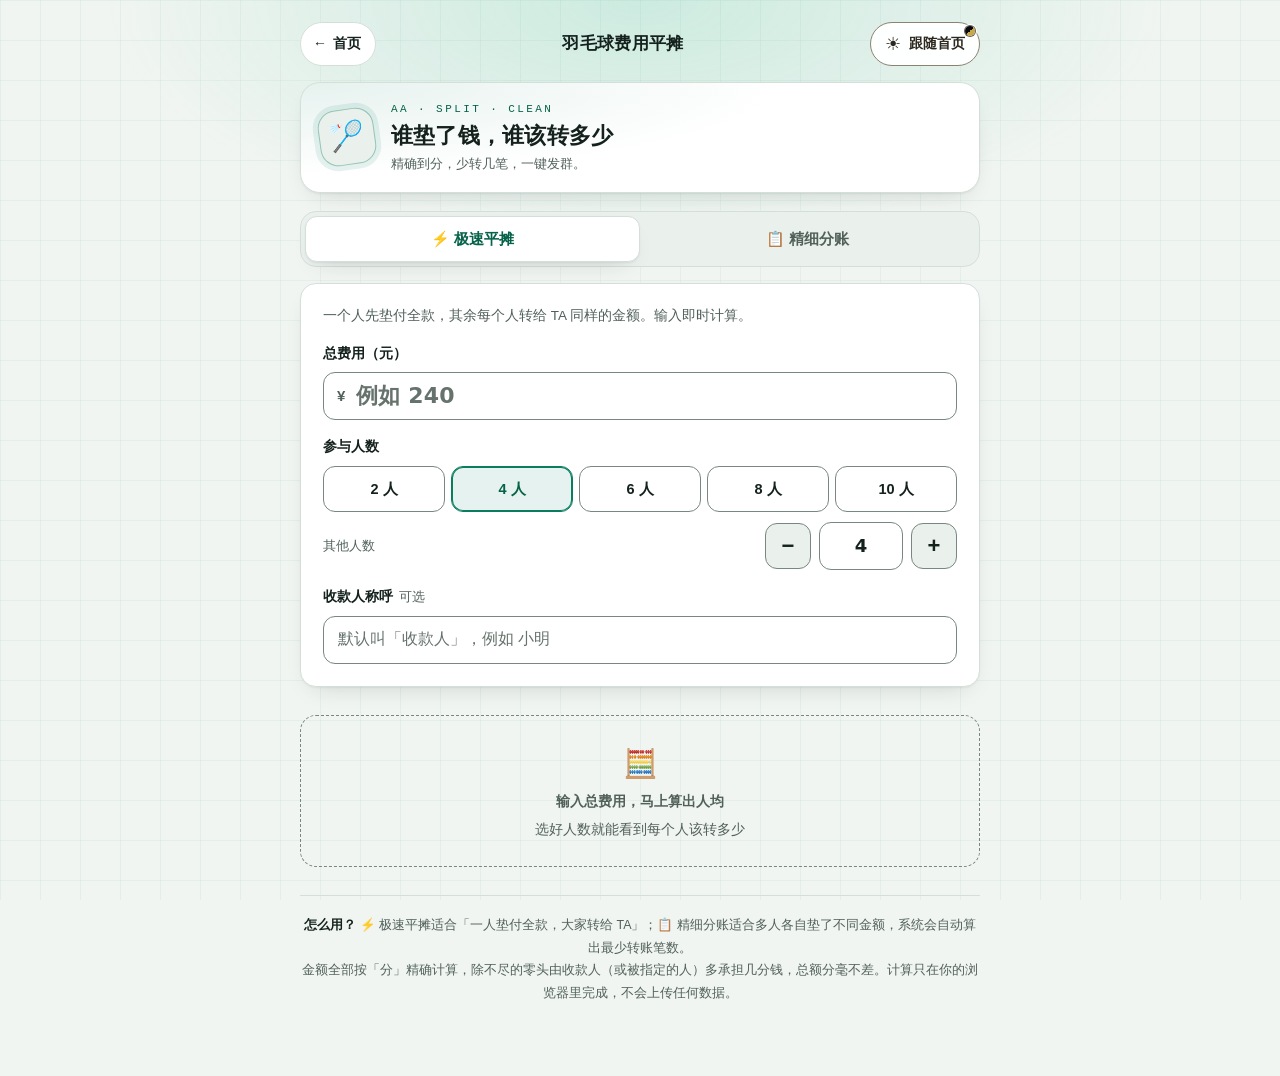
<file: badminton-cost-calculator.html>
<!DOCTYPE html>
<html lang="zh-CN">
<head>
<meta charset="UTF-8">
<meta name="viewport" content="width=device-width, initial-scale=1.0">
<meta name="color-scheme" content="light dark">
<!-- 主题接入必须同步加载、放在任何 <style> 之前，首屏才不会闪白；缺失时退化为 :root 的浅色配色 -->
<script src="theme-manager.js"></script>
<script>window.LifeToolsTheme && LifeToolsTheme.initAntiFOUC('badminton');</script>
<link rel="stylesheet" href="theme-tokens.css">
<title>羽毛球费用平摊计算器</title>
<meta name="description" content="羽毛球费用 AA 平摊：极速平摊、多人垫付精细分账、最少转账路径，一键复制微信账单">
<link rel="icon" type="image/svg+xml" href="data:image/svg+xml,%3Csvg xmlns='http://www.w3.org/2000/svg' viewBox='0 0 64 64'%3E%3Crect width='64' height='64' rx='14' fill='%230d1b1e'/%3E%3Ctext x='50%25' y='54%25' dominant-baseline='central' text-anchor='middle' font-size='38'%3E🏸%3C/text%3E%3C/svg%3E">
<style>
  /* ============ 设计令牌：:root 为浅色（无 JS 回退），html[data-theme="dark"] 为 LifeTools 暗黑科技风 ============ */
  :root {
    color-scheme: light;
    --bg: #f1f5f2;
    --bg-glow: rgba(16, 185, 129, 0.16);
    --grid: rgba(10, 125, 95, 0.05);
    --surface: #ffffff;
    --surface2: #eaf0ec;
    --text: #14211c;
    --muted: #51615a;
    --border: #d5dfd9;
    --border-strong: #78877f; /* 旧 #b5c5bc 对白底仅 1.80:1，输入框/按钮边界不达标(<3:1)；新值 3.77:1 */
    --placeholder: #66736c; /* 占位符不再靠 opacity 压淡；对白底 4.96:1 */
    --primary: #0a7d5f;
    --primary-ink: #ffffff;
    --primary-soft: rgba(10, 125, 95, 0.1);
    --primary-line: rgba(10, 125, 95, 0.38);
    /* *-t 是"文字专用"的加深版本：在半透明色块(soft)上也能保持 WCAG AA，暗色下与主色相同 */
    --primary-t: #066248;
    --accent-t: #775008;
    --pay-t: #9f2f18;
    --recv-t: #076a49;
    --accent: #8a5f0a;
    --accent-soft: rgba(138, 95, 10, 0.11);
    --pay: #b3361d;
    --pay-soft: rgba(179, 54, 29, 0.1);
    --recv: #0a7a54;
    --recv-soft: rgba(10, 122, 84, 0.1);
    --shadow: 0 1px 2px rgba(20, 33, 28, 0.06), 0 10px 26px -14px rgba(20, 33, 28, 0.22);
    --radius: 16px;
    --radius-lg: 20px;
    --radius-md: 14px;
    --radius-sm: 12px;
    --focus: var(--primary);
    --font: -apple-system, BlinkMacSystemFont, "PingFang SC", "Microsoft YaHei", "Segoe UI", "Noto Sans SC", sans-serif;
    --font-num: "Bahnschrift", "DIN Alternate", "Segoe UI Variable Display", "Segoe UI", -apple-system, system-ui, sans-serif;
    --font-mono: ui-monospace, "Share Tech Mono", Consolas, Menlo, monospace;
    --font-head: var(--font);
    /* 主题切换的过渡时长：首屏为 0，渲染完成后由 html.theme-ready 打开，避免首屏动画 */
    --tt: 0s;
  }
  html[data-theme="dark"] {
    color-scheme: dark;
    --bg: #080a0d;
    --bg-glow: rgba(61, 220, 154, 0.1);
    --grid: rgba(200, 168, 75, 0.035);
    --surface: #0f1218;
    --surface2: #161c26;
    --text: #ddd8cc;
    --muted: #93a0b5;
    --border: #232c3f;
    --border-strong: #5d6b82; /* 旧 #33405a 对 surface 仅 1.81:1；新值 3.47:1 */
    --placeholder: #7b879b; /* 占位符不再靠 opacity 压淡；对 surface 5.16:1 */
    --primary: #3ddc9a;
    --primary-ink: #04140d;
    --primary-soft: rgba(61, 220, 154, 0.12);
    --primary-line: rgba(61, 220, 154, 0.42);
    --primary-t: #3ddc9a;
    --accent-t: #e8c56a;
    --pay-t: #ff8d7a;
    --recv-t: #4ade80;
    --accent: #e8c56a;
    --accent-soft: rgba(232, 197, 106, 0.12);
    --pay: #ff8d7a;
    --pay-soft: rgba(255, 141, 122, 0.12);
    --recv: #4ade80;
    --recv-soft: rgba(74, 222, 128, 0.12);
    --shadow: 0 1px 2px rgba(0, 0, 0, 0.5), 0 14px 32px -16px rgba(0, 0, 0, 0.75);
  }
  html.theme-ready { --tt: 0.28s; }

  /* LT-THEME-MAP
     非 classic 风格(tech / fresh / paper)：把本页变量别名到 theme-tokens.css 的共享令牌，随首页风格与明暗联动。
     classic = 页面原生配色(上面的 :root 与 html[data-theme="dark"])，不在此映射。
     选择器特异性 (0,2,1) 高于 :root 与 html[data-theme]，无需 !important；回退值 = :root 原值，theme-tokens.css 缺失时页面照常可用。
     语义对应：primary→accent(填充)/accent-strong(文字 *-t)；accent(金)→warn；pay(应付/红)→bad；recv(应收/绿)→good。
     状态不靠颜色单独表达：应付/应收有文字，持平有 ✓，转账路径有 ➜ 与角色文字。 */
  html[data-style]:not([data-style="classic"]) {
    --bg: var(--lt-bg, #f1f5f2);
    --bg-glow: var(--lt-accent-soft, rgba(16, 185, 129, 0.16));
    --grid: transparent; /* 网格由共享令牌 --lt-bg-deco 提供(见下方 body::after)，不再叠本页自带网格 */
    --surface: var(--lt-surface, #ffffff);
    --surface2: var(--lt-surface-2, #eaf0ec);
    --text: var(--lt-text, #14211c);
    --muted: var(--lt-text-muted, #51615a);
    --placeholder: var(--lt-text-muted, #66736c);
    --border: var(--lt-border, #d5dfd9);
    --border-strong: var(--lt-border-strong, #78877f);
    --primary: var(--lt-accent, #0a7d5f);
    --primary-ink: var(--lt-on-accent, #ffffff);
    --primary-soft: var(--lt-accent-soft, rgba(10, 125, 95, 0.1));
    --primary-t: var(--lt-accent-strong, #066248);
    --accent: var(--lt-warn, #8a5f0a);
    --accent-t: var(--lt-warn, #775008);
    --accent-soft: var(--lt-warn-soft, rgba(138, 95, 10, 0.11));
    --pay: var(--lt-bad, #b3361d);
    --pay-t: var(--lt-bad, #9f2f18);
    --pay-soft: var(--lt-bad-soft, rgba(179, 54, 29, 0.1));
    --recv: var(--lt-good, #0a7a54);
    --recv-t: var(--lt-good, #076a49);
    --recv-soft: var(--lt-good-soft, rgba(10, 122, 84, 0.1));
    --focus: var(--lt-focus, var(--primary));
    --shadow: var(--lt-shadow, 0 1px 2px rgba(20, 33, 28, 0.06), 0 10px 26px -14px rgba(20, 33, 28, 0.22));
    --radius: var(--lt-radius, 16px);
    --radius-lg: calc(var(--lt-radius, 16px) + 4px);
    --radius-md: calc(var(--lt-radius, 16px) - 2px);
    --radius-sm: var(--lt-radius-sm, 12px);
    --font-head: var(--lt-font-heading, var(--font));
    --deco: var(--lt-bg-deco, none);
  }
  /* --primary-line 是 --primary 的半透明描边，令牌里没有对应项，按「风格 × 明暗」逐套给出同色相的值 */
  html[data-style="tech"][data-theme="dark"]   { --primary-line: rgba(38, 181, 242, 0.45); }
  html[data-style="tech"][data-theme="light"]  { --primary-line: rgba(26, 71, 184, 0.38); }
  html[data-style="fresh"][data-theme="dark"]  { --primary-line: rgba(60, 207, 160, 0.42); }
  html[data-style="fresh"][data-theme="light"] { --primary-line: rgba(10, 95, 82, 0.38); }
  html[data-style="paper"][data-theme="dark"]  { --primary-line: rgba(232, 147, 90, 0.42); }
  html[data-style="paper"][data-theme="light"] { --primary-line: rgba(156, 47, 26, 0.36); }
  /* 风格背景装饰(tech 网格+扫描线 / fresh 光晕 / paper 横格)：固定铺满视口、置于内容之下，不拦截点击、不参与对比度 */
  html[data-style]:not([data-style="classic"]) body::after {
    content: "";
    position: fixed;
    inset: 0;
    z-index: 0;
    pointer-events: none;
    background-image: var(--deco, none);
  }

  * { box-sizing: border-box; margin: 0; padding: 0; }
  [hidden] { display: none !important; }
  html { background: var(--bg); -webkit-text-size-adjust: 100%; }
  body {
    min-height: 100vh;
    font-family: var(--font);
    font-size: 15px;
    line-height: 1.55;
    color: var(--text);
    background: var(--bg);
    overflow-x: hidden;
    transition: background-color var(--tt) ease, color var(--tt) ease;
  }
  /* 背景：顶部辉光 + 细网格，与首页的科技感网格呼应 */
  body::before {
    content: "";
    position: fixed;
    inset: 0;
    z-index: 0;
    pointer-events: none;
    background:
      radial-gradient(60% 38% at 50% 0%, var(--bg-glow), transparent 70%),
      linear-gradient(var(--grid) 1px, transparent 1px),
      linear-gradient(90deg, var(--grid) 1px, transparent 1px);
    background-size: auto, 40px 40px, 40px 40px;
  }
  button, input, select, textarea { font: inherit; color: inherit; }
  button { cursor: pointer; }
  :focus-visible { outline: 2px solid var(--focus); outline-offset: 2px; }
  .sr-only {
    position: absolute; width: 1px; height: 1px; margin: -1px; padding: 0;
    overflow: hidden; clip: rect(0, 0, 0, 0); white-space: nowrap; border: 0;
  }
  .num { font-variant-numeric: tabular-nums; }

  /* ============ 布局 ============ */
  .app {
    position: relative;
    z-index: 1;
    width: 100%;
    max-width: 720px;
    margin: 0 auto;
    padding: 12px 16px 56px;
  }
  .topbar {
    position: relative;
    z-index: 30; /* 主题挂件的下拉菜单要盖过下方的卡片 */
    display: flex;
    align-items: center;
    gap: 10px;
    min-height: 48px;
  }
  .back {
    flex: none;
    display: inline-flex;
    align-items: center;
    gap: 6px;
    min-height: 44px;
    padding: 0 14px 0 12px;
    border: 1px solid var(--border);
    border-radius: 999px;
    background: var(--surface);
    color: var(--text);
    font-size: 14px;
    font-weight: 600;
    text-decoration: none;
    transition: border-color 0.2s ease, transform 0.2s ease, background-color var(--tt) ease, color var(--tt) ease;
  }
  .back:hover { border-color: var(--primary); transform: translateX(-2px); }
  .back-arrow { transition: transform 0.2s ease; }
  .back:hover .back-arrow { transform: translateX(-2px); }
  .topbar h1 {
    flex: 1;
    font-family: var(--font-head);
    min-width: 0;
    font-size: 17px;
    font-weight: 700;
    letter-spacing: 0.02em;
    text-align: center;
    white-space: nowrap;
    overflow: hidden;
    text-overflow: ellipsis;
  }
  .theme-slot { flex: none; display: flex; justify-content: flex-end; min-width: 44px; min-height: 44px; }

  .hero {
    position: relative;
    display: flex;
    align-items: center;
    gap: 16px;
    margin: 14px 0 18px;
    padding: 18px;
    border: 1px solid var(--border);
    border-radius: var(--radius-lg);
    background:
      radial-gradient(120% 140% at 0% 0%, var(--primary-soft), transparent 60%),
      var(--surface);
    box-shadow: var(--shadow);
    overflow: hidden;
    transition: background-color var(--tt) ease, border-color var(--tt) ease;
  }
  .hero-mark {
    flex: none;
    display: grid;
    place-items: center;
    width: 56px;
    height: 56px;
    font-size: 28px;
    border-radius: 18px;
    background: var(--surface2);
    border: 1px solid var(--primary-line);
    box-shadow: 0 0 0 5px var(--primary-soft);
    transform: rotate(-8deg);
  }
  .hero-eyebrow {
    font-family: var(--font-mono);
    font-size: 11px;
    letter-spacing: 0.22em;
    text-transform: uppercase;
    color: var(--primary-t);
    margin-bottom: 4px;
  }
  .hero-title { font-family: var(--font-head); font-size: clamp(18px, 5.4vw, 22px); font-weight: 800; line-height: 1.25; letter-spacing: 0.01em; }
  .hero-sub { margin-top: 4px; font-size: 13px; color: var(--muted); }

  /* ============ Tabs ============ */
  .tabs {
    position: relative;
    display: grid;
    grid-template-columns: 1fr 1fr;
    padding: 4px;
    margin-bottom: 16px;
    border: 1px solid var(--border);
    border-radius: var(--radius);
    background: var(--surface2);
    transition: background-color var(--tt) ease, border-color var(--tt) ease;
  }
  .tab-ind {
    position: absolute;
    top: 4px; bottom: 4px; left: 4px;
    width: calc(50% - 4px);
    border-radius: var(--radius-sm);
    background: var(--surface);
    box-shadow: var(--shadow);
    border: 1px solid var(--border);
  }
  html.theme-ready .tab-ind { transition: transform 0.3s cubic-bezier(0.4, 0, 0.2, 1), background-color var(--tt) ease; }
  .tabs[data-active="detailed"] .tab-ind { transform: translateX(100%); }
  .tab {
    position: relative;
    z-index: 1;
    min-height: 46px;
    padding: 0 8px;
    border: 0;
    border-radius: var(--radius-sm);
    background: none;
    font-size: 15px;
    font-weight: 700;
    color: var(--muted);
    transition: color 0.2s ease;
  }
  .tab[aria-selected="true"] { color: var(--primary-t); }
  .tab:not([aria-selected="true"]):hover { color: var(--text); }

  /* ============ 卡片与表单 ============ */
  .panel { display: grid; gap: 14px; }
  .card {
    padding: 18px;
    border: 1px solid var(--border);
    border-radius: var(--radius);
    background: var(--surface);
    box-shadow: var(--shadow);
    transition: background-color var(--tt) ease, border-color var(--tt) ease;
  }
  .card-head { display: flex; align-items: center; gap: 10px; margin-bottom: 14px; }
  .card-title {
    font-family: var(--font-mono);
    font-size: 11px;
    letter-spacing: 0.2em;
    text-transform: uppercase;
    color: var(--muted);
    white-space: nowrap;
  }
  .card-head::after { content: ""; flex: 1; height: 1px; background: var(--border); }
  .card-desc { margin-bottom: 16px; font-size: 13.5px; color: var(--muted); }
  .field { display: grid; gap: 8px; margin-bottom: 16px; }
  .field:last-child { margin-bottom: 0; }
  .field > label, .field > .label { font-size: 14px; font-weight: 700; }
  .label-opt { font-weight: 500; color: var(--muted); font-size: 12.5px; margin-left: 6px; }
  .hint { font-size: 12.5px; color: var(--muted); }

  input[type="text"], select {
    width: 100%;
    min-height: 48px;
    padding: 0 14px;
    font-size: 16px; /* 16px 以上 iOS 才不会在聚焦时放大页面 */
    border: 1px solid var(--border-strong);
    border-radius: var(--radius-sm);
    background: var(--surface);
    color: var(--text);
    transition: border-color 0.18s ease, box-shadow 0.18s ease, background-color var(--tt) ease, color var(--tt) ease;
  }
  input::placeholder { color: var(--placeholder); opacity: 1; }
  input[type="text"]:hover, select:hover { border-color: var(--primary-line); }
  input[type="text"]:focus, select:focus {
    border-color: var(--primary);
    box-shadow: 0 0 0 4px var(--primary-soft);
  }
  select {
    appearance: none;
    -webkit-appearance: none;
    padding-right: 40px;
    background-image: linear-gradient(45deg, transparent 50%, var(--muted) 50%), linear-gradient(135deg, var(--muted) 50%, transparent 50%);
    background-position: calc(100% - 20px) 50%, calc(100% - 14px) 50%;
    background-size: 6px 6px, 6px 6px;
    background-repeat: no-repeat;
  }
  .affix-wrap { position: relative; }
  .affix {
    position: absolute; left: 14px; top: 50%; transform: translateY(-50%);
    color: var(--muted); font-weight: 700; pointer-events: none;
  }
  .affix-wrap input { padding-left: 32px; }
  .amount-input { font-family: var(--font-num); font-size: 22px !important; font-weight: 700; letter-spacing: 0.01em; }

  /* 人数快捷芯片 + 步进器 */
  .chips { display: grid; grid-template-columns: repeat(5, minmax(0, 1fr)); gap: 6px; }
  .chip {
    min-height: 46px;
    padding: 0 4px;
    border: 1px solid var(--border-strong);
    border-radius: var(--radius-sm);
    background: var(--surface);
    font-size: 14.5px;
    font-weight: 700;
    transition: transform 0.12s ease, border-color 0.18s ease, background-color var(--tt) ease, color 0.18s ease, box-shadow 0.18s ease;
  }
  .chip:hover { border-color: var(--primary); }
  .chip:active { transform: scale(0.94); }
  .chip[aria-pressed="true"] {
    border-color: var(--primary);
    background: var(--primary-soft);
    color: var(--primary-t);
    box-shadow: inset 0 0 0 1px var(--primary);
  }
  .stepper { display: flex; align-items: center; gap: 8px; margin-top: 2px; }
  .stepper-label { font-size: 13px; color: var(--muted); margin-right: auto; }
  .step {
    flex: none;
    width: 46px; height: 46px;
    border: 1px solid var(--border-strong);
    border-radius: var(--radius-sm);
    background: var(--surface2);
    font-size: 22px;
    font-weight: 700;
    line-height: 1;
    transition: transform 0.12s ease, border-color 0.18s ease, background-color var(--tt) ease;
  }
  .step:hover { border-color: var(--primary); }
  .step:active { transform: scale(0.92); }
  .stepper input { width: 84px; text-align: center; font-family: var(--font-num); font-weight: 700; font-size: 18px; }

  /* 清算方式单选卡 */
  .opts { display: grid; gap: 8px; border: 0; min-width: 0; }
  .opt { position: relative; display: block; cursor: pointer; }
  .opt input { position: absolute; inset: 0; opacity: 0; cursor: pointer; margin: 0; pointer-events: none; /* 点击由外层 label 转发；透明单选框不再盖住文字，便于对比度审计与取词 */ }
  .opt-body {
    display: grid;
    gap: 2px;
    padding: 12px 44px 12px 14px;
    border: 1px solid var(--border-strong);
    border-radius: var(--radius-md);
    background: var(--surface);
    transition: border-color 0.18s ease, background-color 0.18s ease, box-shadow 0.18s ease;
  }
  .opt-body::after {
    content: "";
    position: absolute; right: 14px; top: 50%;
    width: 20px; height: 20px; margin-top: -10px;
    border: 2px solid var(--border-strong);
    border-radius: 50%;
    transition: border-color 0.18s ease, background 0.18s ease, box-shadow 0.18s ease;
  }
  .opt:hover .opt-body { border-color: var(--primary-line); }
  .opt input:checked + .opt-body { border-color: var(--primary); background: var(--primary-soft); box-shadow: inset 0 0 0 1px var(--primary); }
  .opt input:checked + .opt-body::after {
    border-color: var(--primary);
    background: radial-gradient(circle, var(--primary) 0 4px, transparent 4.5px);
  }
  .opt input:focus-visible + .opt-body { outline: 2px solid var(--focus); outline-offset: 2px; }
  .opt-title { font-weight: 700; font-size: 14.5px; }
  .opt-desc { font-size: 12.5px; color: var(--muted); }
  .tag {
    display: inline-block; margin-left: 6px; padding: 1px 8px;
    border-radius: 999px; font-size: 11px; font-weight: 700; vertical-align: 1px;
    background: var(--accent-soft); color: var(--accent-t);
  }
  .payer-field { padding: 14px; margin-top: 14px; border: 1px dashed var(--primary-line); border-radius: var(--radius-md); background: var(--primary-soft); }
  .payer-field.rise { animation: rise 0.3s ease both; }

  /* 球友列表 */
  .players { list-style: none; display: grid; gap: 10px; margin-bottom: 12px; }
  .player {
    display: grid;
    grid-template-columns: auto minmax(0, 1fr) auto;
    grid-template-areas: "no name del" ". exp .";
    gap: 8px 10px;
    align-items: center;
    padding: 12px;
    border: 1px solid var(--border);
    border-radius: var(--radius-md);
    background: var(--surface2);
    transition: background-color var(--tt) ease, border-color var(--tt) ease;
  }
  .player.rise { animation: rise 0.28s ease both; }
  .p-no {
    grid-area: no;
    display: grid; place-items: center;
    width: 30px; height: 30px;
    border-radius: 10px;
    background: var(--primary-soft);
    color: var(--primary-t);
    font-family: var(--font-num);
    font-size: 13px; font-weight: 800;
  }
  .p-name { grid-area: name; }
  .p-exp { grid-area: exp; }
  .p-del {
    grid-area: del;
    width: 44px; height: 44px;
    border: 1px solid transparent;
    border-radius: var(--radius-sm);
    background: transparent;
    color: var(--muted);
    font-size: 18px;
    transition: color 0.18s ease, background-color 0.18s ease, border-color 0.18s ease, transform 0.12s ease;
  }
  .p-del:hover { color: var(--pay-t); background: var(--pay-soft); border-color: var(--pay); }
  .p-del:active { transform: scale(0.92); }
  .list-foot { display: flex; align-items: center; gap: 10px; }
  .list-foot .count { margin-left: auto; font-size: 13px; color: var(--muted); }

  /* ============ 按钮 ============ */
  .btn {
    display: inline-flex; align-items: center; justify-content: center; gap: 8px;
    min-height: 48px;
    padding: 0 20px;
    border: 1px solid transparent;
    border-radius: var(--radius-md);
    font-size: 15px;
    font-weight: 700;
    transition: transform 0.12s ease, box-shadow 0.2s ease, filter 0.2s ease, background-color var(--tt) ease, color var(--tt) ease, border-color 0.2s ease;
  }
  .btn:active { transform: scale(0.98); }
  .btn[disabled] { opacity: 0.5; cursor: not-allowed; transform: none; }
  .btn-primary {
    width: 100%;
    min-height: 52px;
    background: var(--primary);
    color: var(--primary-ink);
    box-shadow: 0 10px 22px -10px var(--primary-line);
  }
  .btn-primary:hover:not([disabled]) { filter: brightness(1.08); box-shadow: 0 14px 26px -10px var(--primary-line); }
  .btn-ghost { background: var(--surface); border-color: var(--border-strong); color: var(--text); }
  .btn-ghost:hover:not([disabled]) { border-color: var(--primary); color: var(--primary-t); }
  .btn-dashed {
    width: 100%; min-height: 48px;
    border: 1.5px dashed var(--primary); /* 旧 primary-line(半透明)对卡片仅约 1.7:1，控件边界需 ≥3:1 */
    background: transparent;
    color: var(--primary-t);
  }
  .btn-dashed:hover:not([disabled]) { background: var(--primary-soft); border-color: var(--primary); }
  .btn-copy.done { background: var(--recv); border-color: var(--recv); color: var(--primary-ink); }

  /* ============ 提示条 / Toast ============ */
  .notice {
    display: flex; gap: 10px; align-items: flex-start;
    padding: 12px 14px;
    border: 1px solid var(--pay);
    border-left-width: 4px;
    border-radius: var(--radius-sm);
    background: var(--pay-soft);
    color: var(--text);
    font-size: 14px;
    transition: opacity 0.2s ease;
  }
  .notice[data-show="false"] { height: 0; padding: 0; margin: -7px 0; border: 0; opacity: 0; overflow: hidden; pointer-events: none; }
  .notice-icon { flex: none; color: var(--pay-t); font-weight: 800; }
  .toast {
    position: fixed;
    left: 50%; bottom: 24px;
    z-index: 100001;
    max-width: calc(100vw - 32px);
    padding: 12px 18px;
    border-radius: 999px;
    border: 1px solid var(--border-strong);
    background: var(--text);
    color: var(--bg);
    font-size: 14px; font-weight: 600;
    box-shadow: var(--shadow);
    opacity: 0;
    transform: translate(-50%, 12px);
    pointer-events: none;
    transition: opacity 0.22s ease, transform 0.22s ease;
  }
  .toast.show { opacity: 1; transform: translate(-50%, 0); }
  .toast.is-error { background: var(--pay); color: #fff; border-color: transparent; }
  html[data-theme="dark"] .toast.is-error { color: #1a0703; }

  /* ============ 结果 ============ */
  .rise { animation: rise 0.36s cubic-bezier(0.2, 0.8, 0.2, 1) both; }
  @keyframes rise { from { opacity: 0; transform: translateY(10px); } to { opacity: 1; transform: none; } }
  .empty {
    display: grid; justify-items: center; gap: 6px;
    padding: 26px 18px;
    border: 1.5px dashed var(--border-strong);
    border-radius: var(--radius);
    text-align: center;
    color: var(--muted);
    font-size: 14px;
  }
  .empty-icon { font-size: 28px; filter: grayscale(0.2); }
  .result-hero {
    position: relative;
    padding: 20px 18px 18px;
    border: 1px solid var(--primary-line);
    border-radius: var(--radius-lg);
    background: radial-gradient(130% 120% at 100% 0%, var(--primary-soft), transparent 62%), var(--surface);
    box-shadow: var(--shadow);
    overflow: hidden;
    transition: background-color var(--tt) ease, border-color var(--tt) ease;
  }
  .result-hero::after {
    content: "🏸";
    position: absolute; right: -6px; bottom: -22px;
    font-size: 112px; line-height: 1;
    opacity: 0.07;
    transform: rotate(-16deg);
    pointer-events: none;
  }
  .rh-top { display: flex; flex-wrap: wrap; gap: 4px 12px; align-items: baseline; justify-content: space-between; }
  .rh-label { font-size: 13px; font-weight: 700; color: var(--primary-t); letter-spacing: 0.08em; }
  .rh-formula { font-size: 12.5px; color: var(--muted); }
  .rh-amount { display: flex; align-items: baseline; gap: 6px; margin: 6px 0 14px; font-family: var(--font-num); }
  .rh-cur { font-size: 26px; font-weight: 700; color: var(--accent-t); }
  .rh-num { font-size: clamp(44px, 14vw, 60px); font-weight: 800; line-height: 1; letter-spacing: -0.02em; font-variant-numeric: tabular-nums; }
  .rh-per { font-size: 15px; color: var(--muted); font-family: var(--font); }
  .rh-num.pop { animation: pop 0.3s ease; }
  @keyframes pop { 0% { transform: scale(0.94); opacity: 0.6; } 60% { transform: scale(1.04); } 100% { transform: none; opacity: 1; } }
  .stats { position: relative; z-index: 1; display: grid; grid-template-columns: repeat(3, minmax(0, 1fr)); gap: 8px; }
  .stat {
    padding: 10px 10px 11px;
    border: 1px solid var(--border);
    border-radius: var(--radius-sm);
    background: var(--surface2);
    transition: background-color var(--tt) ease, border-color var(--tt) ease;
  }
  .stat-label { display: block; font-size: 11.5px; color: var(--muted); line-height: 1.35; }
  .stat-value { display: block; margin-top: 3px; font-family: var(--font-num); font-size: 16px; font-weight: 800; font-variant-numeric: tabular-nums; overflow-wrap: anywhere; }
  .lines { list-style: none; display: grid; gap: 10px; }
  .lines li { position: relative; padding-left: 24px; font-size: 14px; }
  .lines li::before {
    content: "✓"; position: absolute; left: 0; top: 1px;
    display: grid; place-items: center; width: 17px; height: 17px;
    border-radius: 50%; background: var(--primary-soft); color: var(--primary-t);
    font-size: 11px; font-weight: 800;
  }
  .lines li.warn::before { content: "i"; background: var(--accent-soft); color: var(--accent-t); font-style: italic; }
  .lines li.warn { color: var(--accent-t); }
  .actions { display: grid; gap: 10px; }
  .preview {
    border: 1px solid var(--border);
    border-radius: var(--radius-sm);
    background: var(--surface);
    transition: background-color var(--tt) ease, border-color var(--tt) ease;
  }
  .preview summary {
    display: flex; align-items: center; min-height: 44px; padding: 0 14px;
    font-size: 13.5px; font-weight: 600; color: var(--muted); cursor: pointer;
  }
  .preview summary { list-style: none; justify-content: space-between; }
  .preview summary::-webkit-details-marker { display: none; }
  .preview summary::after { content: "▾"; transition: transform 0.2s ease; }
  .preview[open] summary::after { transform: rotate(180deg); }
  .preview summary:hover { color: var(--primary-t); }
  .preview pre {
    margin: 0; padding: 4px 14px 14px;
    font-family: var(--font); font-size: 13px; line-height: 1.7;
    white-space: pre-wrap; overflow-wrap: anywhere; color: var(--text);
  }

  /* 智能优化徽标 */
  .smart {
    display: flex; gap: 12px; align-items: flex-start;
    padding: 14px 16px;
    border: 1px solid var(--border-strong);
    border-radius: var(--radius);
    background: var(--surface);
    box-shadow: var(--shadow);
    transition: background-color var(--tt) ease, border-color var(--tt) ease;
  }
  .smart-icon { flex: none; display: grid; place-items: center; width: 38px; height: 38px; border-radius: var(--radius-sm); background: var(--surface2); font-size: 20px; }
  .smart-kicker { display: block; margin-bottom: 1px; font-family: var(--font-mono); font-size: 11px; letter-spacing: 0.16em; color: var(--muted); }
  .smart-text { font-size: 14.5px; font-weight: 600; }
  .smart-save { display: inline-block; margin-left: 8px; padding: 1px 9px; border-radius: 999px; background: var(--primary); color: var(--primary-ink); font-size: 12px; font-weight: 800; white-space: nowrap; vertical-align: 1px; }
  .smart.is-boost { border-color: var(--primary); background: linear-gradient(135deg, var(--primary-soft), transparent 70%), var(--surface); box-shadow: 0 0 0 3px var(--primary-soft), var(--shadow); }
  .smart.is-boost .smart-icon { background: var(--primary); }
  .smart.is-boost .smart-kicker { color: var(--primary-t); }
  .smart.is-star { border-color: var(--accent); background: linear-gradient(135deg, var(--accent-soft), transparent 70%), var(--surface); }
  .smart.is-star .smart-kicker { color: var(--accent-t); }
  .smart.is-done { border-color: var(--recv); background: linear-gradient(135deg, var(--recv-soft), transparent 70%), var(--surface); }
  .smart.is-done .smart-kicker { color: var(--recv-t); }

  .stale-note {
    padding: 10px 14px; border: 1px solid var(--accent); border-radius: var(--radius-sm);
    background: var(--accent-soft); color: var(--accent-t); font-size: 13.5px; font-weight: 600;
  }
  /* 结果过期：旧版用 opacity:.45 把文字压到 2~3:1(不达标)。改为只去色(grayscale 保持亮度，对比度基本不变)，
     「已过期」主要由上方 .stale-note 提示条承担；不再靠透明度压低文字 */
  .result.is-stale .smart, .result.is-stale .result-body { filter: grayscale(0.7); transition: filter 0.2s ease; }
  .notes { display: grid; gap: 8px; }
  .note {
    padding: 10px 14px; border-radius: 12px; font-size: 13px;
    background: var(--accent-soft); color: var(--text); border: 1px solid transparent;
    border-left: 3px solid var(--accent);
    border-radius: 4px 12px 12px 4px;
  }
  .sub-head { font-family: var(--font-head); margin: 4px 0 -2px; font-size: 14px; font-weight: 800; display: flex; align-items: center; gap: 8px; }
  .sub-head small { font-weight: 600; color: var(--muted); font-size: 12.5px; }

  /* 差额表格 */
  .table-wrap { overflow-x: auto; -webkit-overflow-scrolling: touch; border: 1px solid var(--border); border-radius: var(--radius-md); background: var(--surface); }
  table { width: 100%; border-collapse: collapse; font-size: 14px; }
  th, td { padding: 11px 12px; text-align: right; border-bottom: 1px solid var(--border); white-space: nowrap; }
  th:first-child, td:first-child { text-align: left; white-space: normal; overflow-wrap: anywhere; }
  th { font-size: 12px; font-weight: 700; color: var(--muted); background: var(--surface2); letter-spacing: 0.04em; }
  tbody tr:last-child td { border-bottom: 0; }
  td.n-name { font-weight: 700; }
  .mini-tag { display: inline-block; margin: 2px 0 0 6px; padding: 0 8px; border-radius: 999px; font-size: 11px; font-weight: 700; background: var(--accent-soft); color: var(--accent-t); white-space: nowrap; }
  .pill { display: inline-flex; align-items: center; gap: 4px; padding: 3px 10px; border-radius: 999px; font-weight: 800; font-size: 13px; white-space: nowrap; }
  .pill.pay { background: var(--pay-soft); color: var(--pay-t); }
  .pill.recv { background: var(--recv-soft); color: var(--recv-t); }
  .pill.even { background: var(--surface2); color: var(--muted); }

  /* 转账路径卡片：[转账人] ──( 金额 )──► [收款人]；窄屏改为纵向 */
  .routes { list-style: none; display: grid; gap: 10px; }
  .route {
    display: grid;
    grid-template-columns: minmax(0, 1fr) auto minmax(0, 1fr);
    align-items: center;
    padding: 12px;
    border: 1px solid var(--border);
    border-radius: var(--radius);
    background: var(--surface2);
    transition: background-color var(--tt) ease, border-color var(--tt) ease;
  }
  .route.rise { animation-delay: calc(var(--i, 0) * 60ms); }
  .rt-node {
    display: flex; flex-direction: column; gap: 2px; min-width: 0;
    padding: 10px 12px;
    border: 1px solid var(--border-strong);
    border-radius: var(--radius-sm);
    background: var(--surface);
    transition: background-color var(--tt) ease, border-color var(--tt) ease;
  }
  .rt-node.is-organizer { border-color: var(--accent); box-shadow: inset 0 0 0 1px var(--accent); }
  .rt-role { font-size: 11px; font-weight: 700; letter-spacing: 0.08em; }
  .rt-from .rt-role { color: var(--pay-t); }
  .rt-to .rt-role { color: var(--recv-t); }
  .rt-name { font-size: 15px; font-weight: 800; overflow-wrap: anywhere; }
  .rt-link { position: relative; display: flex; align-items: center; justify-content: center; min-width: 112px; height: 44px; padding: 0 6px; }
  .rt-link::before {
    content: ""; position: absolute; left: 0; right: 8px; top: 50%; height: 2px; margin-top: -1px;
    background: linear-gradient(90deg, var(--primary) 6px, transparent 6px) 0 0 / 11px 2px repeat-x;
    animation: flow-x 0.9s linear infinite;
  }
  .rt-link::after {
    content: ""; position: absolute; right: 0; top: 50%; margin-top: -6px;
    border-left: 9px solid var(--primary); border-top: 6px solid transparent; border-bottom: 6px solid transparent;
  }
  .rt-amount {
    position: relative; z-index: 1;
    padding: 4px 11px;
    border: 1px solid var(--primary-line);
    border-radius: 999px;
    background: var(--surface);
    color: var(--primary-t);
    font-family: var(--font-num);
    font-weight: 800;
    font-size: 15px;
    font-variant-numeric: tabular-nums;
    white-space: nowrap;
    transition: background-color var(--tt) ease;
  }
  @keyframes flow-x { to { background-position-x: 11px; } }
  @keyframes flow-y { to { background-position-y: 11px; } }

  .done-card { display: grid; justify-items: center; gap: 4px; padding: 26px 18px; text-align: center; border: 1px solid var(--recv); border-radius: var(--radius); background: var(--recv-soft); }
  .done-card .big { font-size: 34px; }
  .done-card strong { font-size: 17px; }
  .done-card span { font-size: 13.5px; color: var(--muted); }

  .footer { margin-top: 28px; padding-top: 18px; border-top: 1px solid var(--border); font-size: 12.5px; line-height: 1.8; color: var(--muted); text-align: center; }
  .footer strong { color: var(--text); }
  .noscript { padding: 16px; margin: 16px 0; border: 1px solid var(--pay); border-radius: var(--radius-sm); background: var(--pay-soft); }

  /* ============ 响应式 ============ */
  @media (min-width: 440px) {
    .player { grid-template-columns: auto minmax(0, 1fr) 132px auto; grid-template-areas: "no name exp del"; }
  }
  @media (min-width: 560px) {
    .app { padding: 20px 20px 72px; }
    .player { grid-template-columns: auto minmax(0, 1fr) 150px auto; }
    .card { padding: 22px; }
    .result-hero { padding: 24px 24px 22px; }
    .stat-value { font-size: 18px; }
  }
  @media (max-width: 519px) {
    .route { grid-template-columns: minmax(0, 1fr); }
    .rt-node { align-items: center; text-align: center; padding: 8px 12px; }
    .rt-link { width: 100%; min-width: 0; height: 56px; }
    .rt-link::before {
      left: 50%; right: auto; top: 0; bottom: 8px; width: 2px; height: auto; margin: 0 0 0 -1px;
      background: linear-gradient(180deg, var(--primary) 6px, transparent 6px) 0 0 / 2px 11px repeat-y;
      animation-name: flow-y;
    }
    .rt-link::after {
      left: 50%; right: auto; top: auto; bottom: 0; margin: 0 0 0 -6px;
      border-left: 6px solid transparent; border-right: 6px solid transparent; border-top: 9px solid var(--primary); border-bottom: 0;
    }
  }
  /* 窄屏把差额表格卡片化：关键的"差额"始终在第一屏，不必横向滚动 */
  @media (max-width: 479px) {
    .table-wrap { border: 0; background: none; overflow: visible; }
    table, tbody { display: block; }
    thead { position: absolute; width: 1px; height: 1px; overflow: hidden; clip: rect(0, 0, 0, 0); }
    tr {
      display: grid;
      grid-template-columns: minmax(0, 1fr) minmax(0, 1fr);
      grid-template-areas: "name diff" "exp share";
      gap: 8px 12px;
      margin-bottom: 8px;
      padding: 12px 14px;
      border: 1px solid var(--border);
      border-radius: var(--radius-md);
      background: var(--surface);
    }
    th, td { padding: 0; border: 0; text-align: left; white-space: normal; }
    td:nth-child(1) { grid-area: name; }
    td:nth-child(2) { grid-area: exp; }
    td:nth-child(3) { grid-area: share; }
    td:nth-child(4) { grid-area: diff; justify-self: end; }
    td[data-label]:nth-child(2)::before, td[data-label]:nth-child(3)::before {
      content: attr(data-label); display: block; font-size: 11.5px; font-weight: 600; color: var(--muted);
    }
    td:nth-child(3) { text-align: right; }
    tbody tr:last-child td { border-bottom: 0; }
  }
  /* 超窄屏上顶栏三块并排会把标题挤成"羽毛球…":主题挂件只留图标(按钮自带 aria-label,读屏不受影响) */
  @media (max-width: 374px) {
    .topbar .theme-slot .lt-theme-label { display: none; }
    .topbar .theme-slot .lt-theme-btn { padding: 0; }
  }
  @media (max-width: 380px) {
    .app { padding-left: 12px; padding-right: 12px; }
    .card, .hero { padding: 14px; }
    .stats { gap: 6px; }
    .stat { padding: 9px 8px; }
    .stat-value { font-size: 15px; }
    .hero-mark { width: 48px; height: 48px; font-size: 24px; }
  }
  @media (prefers-reduced-motion: reduce) {
    *, *::before, *::after {
      animation-duration: 0.01ms !important;
      animation-iteration-count: 1 !important;
      transition-duration: 0.01ms !important;
      scroll-behavior: auto !important;
    }
  }
</style>
</head>
<body>
<div class="app">
  <header class="topbar">
    <a class="back" href="index.html"><span class="back-arrow" aria-hidden="true">←</span>首页</a>
    <h1>羽毛球费用平摊</h1>
    <div class="theme-slot" id="themeSlot"></div>
  </header>

  <section class="hero" aria-label="简介">
    <div class="hero-mark" aria-hidden="true">🏸</div>
    <div>
      <p class="hero-eyebrow">AA · Split · Clean</p>
      <p class="hero-title">谁垫了钱，谁该转多少</p>
      <p class="hero-sub">精确到分，少转几笔，一键发群。</p>
    </div>
  </section>

  <div class="tabs" role="tablist" aria-label="计算模式" id="tabs" data-active="quick">
    <span class="tab-ind" aria-hidden="true"></span>
    <button type="button" class="tab" role="tab" id="tab-quick" aria-selected="true" aria-controls="panel-quick" tabindex="0">⚡ 极速平摊</button>
    <button type="button" class="tab" role="tab" id="tab-detailed" aria-selected="false" aria-controls="panel-detailed" tabindex="-1">📋 精细分账</button>
  </div>

  <!-- ===== 模式一：极速平摊 ===== -->
  <section class="panel" id="panel-quick" role="tabpanel" aria-labelledby="tab-quick" tabindex="-1">
    <div class="card">
      <p class="card-desc">一个人先垫付全款，其余每个人转给 TA 同样的金额。输入即时计算。</p>
      <div class="field">
        <label for="q-total">总费用（元）</label>
        <div class="affix-wrap">
          <span class="affix" aria-hidden="true">¥</span>
          <input type="text" id="q-total" class="amount-input" inputmode="decimal" autocomplete="off" enterkeyhint="done" placeholder="例如 240">
        </div>
      </div>
      <div class="field">
        <span class="label" id="q-count-label">参与人数</span>
        <div class="chips" role="group" aria-labelledby="q-count-label" id="q-chips">
          <button type="button" class="chip" data-count="2" aria-pressed="false">2 人</button>
          <button type="button" class="chip" data-count="4" aria-pressed="true">4 人</button>
          <button type="button" class="chip" data-count="6" aria-pressed="false">6 人</button>
          <button type="button" class="chip" data-count="8" aria-pressed="false">8 人</button>
          <button type="button" class="chip" data-count="10" aria-pressed="false">10 人</button>
        </div>
        <div class="stepper">
          <span class="stepper-label">其他人数</span>
          <button type="button" class="step" id="q-dec" aria-label="减少一人">−</button>
          <input type="text" id="q-count" inputmode="numeric" autocomplete="off" maxlength="3" value="4" aria-label="自定义人数">
          <button type="button" class="step" id="q-inc" aria-label="增加一人">+</button>
        </div>
      </div>
      <div class="field">
        <label for="q-payer">收款人称呼<span class="label-opt">可选</span></label>
        <input type="text" id="q-payer" maxlength="12" autocomplete="off" enterkeyhint="done" placeholder="默认叫「收款人」，例如 小明">
      </div>
    </div>
    <div class="notice" id="q-notice" role="alert" aria-live="assertive" data-show="false"></div>
    <div id="q-result" aria-live="polite"></div>
  </section>

  <!-- ===== 模式二：精细分账 ===== -->
  <section class="panel" id="panel-detailed" role="tabpanel" aria-labelledby="tab-detailed" tabindex="-1" hidden>
    <div class="card">
      <p class="card-desc">多人各自垫付了不同金额？录入每个人垫付的钱，自动算出怎么转最省事。</p>
      <div class="field">
        <label for="d-total">总费用（元）<span class="label-opt">可留空，自动合计各人支出</span></label>
        <div class="affix-wrap">
          <span class="affix" aria-hidden="true">¥</span>
          <input type="text" id="d-total" class="amount-input" inputmode="decimal" autocomplete="off" placeholder="留空 = 自动合计">
        </div>
      </div>
    </div>

    <div class="card">
      <div class="card-head"><span class="card-title">球友 &amp; 已支出</span></div>
      <ul class="players" id="d-players"></ul>
      <div class="list-foot">
        <button type="button" class="btn btn-dashed" id="d-add">＋ 添加球友</button>
      </div>
      <p class="hint" style="margin-top:10px"><span id="d-count">共 0 人</span>，没垫付过钱的球友「已支出」留空即可。</p>
    </div>

    <div class="card">
      <div class="card-head"><span class="card-title">清算方式</span></div>
      <fieldset class="opts" role="radiogroup" aria-label="清算方式">
        <label class="opt">
          <input type="radio" name="strategy" value="auto" checked>
          <span class="opt-body"><span class="opt-title">智能自适应<span class="tag">推荐</span></span><span class="opt-desc">只有 2 人有差额时直接互转；人多时自动压缩转账笔数</span></span>
        </label>
        <label class="opt">
          <input type="radio" name="strategy" value="min_transfer">
          <span class="opt-body"><span class="opt-title">最少转账</span><span class="opt-desc">全局最优拆分，转账笔数永远最少</span></span>
        </label>
        <label class="opt">
          <input type="radio" name="strategy" value="star">
          <span class="opt-body"><span class="opt-title">指定组织者统一收款</span><span class="opt-desc">所有人只和组织者结算，简单直观，笔数稍多</span></span>
        </label>
      </fieldset>
      <div class="payer-field" id="d-payer-field" hidden>
        <div class="field">
          <label for="d-payer" id="d-payer-label">组织者（统一收款人）</label>
          <select id="d-payer"></select>
          <p class="hint" id="d-payer-hint"></p>
        </div>
      </div>
    </div>

    <div class="notice" id="d-notice" role="alert" aria-live="assertive" data-show="false"></div>
    <button type="button" class="btn btn-primary" id="d-calc">计算分账</button>
    <div id="d-result" aria-live="polite"></div>
  </section>

  <noscript><div class="noscript">需要启用 JavaScript 才能使用计算器。</div></noscript>

  <footer class="footer">
    <p><strong>怎么用？</strong> ⚡ 极速平摊适合「一人垫付全款，大家转给 TA」；📋 精细分账适合多人各自垫了不同金额，系统会自动算出最少转账笔数。</p>
    <p>金额全部按「分」精确计算，除不尽的零头由收款人（或被指定的人）多承担几分钱，总额分毫不差。计算只在你的浏览器里完成，不会上传任何数据。</p>
  </footer>
</div>
<div class="toast" id="toast" role="status" aria-live="polite" aria-atomic="true"></div>

<script src="badminton-algorithm.js"></script>
<script>
(function () {
  'use strict';

  var Algo = window.BadmintonAlgo;
  var MODE_KEY = 'lifetools_badminton_mode';
  var MAX_PLAYERS = 30;
  var MAX_COUNT = 999;

  function $(id) { return document.getElementById(id); }

  /* ---------- 小工具 ---------- */

  // 所有动态内容都走 createElement + 文本节点，用户输入不会被当作 HTML 解析
  function h(tag, props) {
    var node = document.createElement(tag);
    if (props) {
      Object.keys(props).forEach(function (k) {
        var v = props[k];
        if (v == null || v === false) return;
        if (k === 'class') node.className = v;
        else if (k === 'text') node.textContent = v;
        else node.setAttribute(k, v === true ? '' : v);
      });
    }
    for (var i = 2; i < arguments.length; i++) {
      var c = arguments[i];
      if (c == null || c === false) continue;
      node.appendChild(typeof c === 'object' ? c : document.createTextNode(String(c)));
    }
    return node;
  }
  function clear(node) { while (node.firstChild) node.removeChild(node.firstChild); }
  function money(n) { return '¥' + Algo.formatMoney(n); }
  function pad2(n) { return (n < 10 ? '0' : '') + n; }
  function todayText() {
    var d = new Date();
    return d.getFullYear() + '-' + pad2(d.getMonth() + 1) + '-' + pad2(d.getDate());
  }
  // 存储在隐私模式/禁用 Cookie 时会抛错，读写都包一层
  function storageGet(key) { try { return window.localStorage.getItem(key); } catch (e) { return null; } }
  function storageSet(key, value) { try { window.localStorage.setItem(key, value); } catch (e) { /* 忽略 */ } }

  /* ---------- 提示条 / Toast ---------- */

  function showNotice(box, message) {
    clear(box);
    box.appendChild(h('span', { class: 'notice-icon', 'aria-hidden': 'true', text: '⚠' }));
    box.appendChild(h('span', { text: message }));
    box.setAttribute('data-show', 'true');
  }
  function hideNotice(box) {
    box.setAttribute('data-show', 'false');
    clear(box);
  }

  var toastEl = $('toast');
  var toastTimer = 0;
  function toast(message, isError) {
    toastEl.textContent = message;
    toastEl.className = 'toast show' + (isError ? ' is-error' : '');
    clearTimeout(toastTimer);
    toastTimer = setTimeout(function () { toastEl.className = 'toast'; }, 2400);
  }

  /* ---------- 复制：优先 Clipboard API，file:// 或非安全上下文回退 execCommand ---------- */

  function legacyCopy(text) {
    var active = document.activeElement;
    var ta = h('textarea', { readonly: true, 'aria-hidden': 'true', tabindex: '-1' });
    ta.value = text;
    ta.style.cssText = 'position:fixed;top:0;left:-9999px;width:1px;height:1px;opacity:0;font-size:16px;';
    document.body.appendChild(ta);
    ta.focus();
    ta.select();
    ta.setSelectionRange(0, text.length);
    var ok = false;
    try { ok = document.execCommand('copy'); } catch (e) { ok = false; }
    document.body.removeChild(ta);
    if (active && typeof active.focus === 'function') active.focus();
    return ok;
  }
  function copyText(text) {
    if (navigator.clipboard && typeof navigator.clipboard.writeText === 'function' && window.isSecureContext) {
      try {
        return navigator.clipboard.writeText(text).then(function () { return true; }, function () { return legacyCopy(text); });
      } catch (e) { /* 权限策略等同步异常，走回退 */ }
    }
    return Promise.resolve(legacyCopy(text));
  }
  function makeCopyButton(getText) {
    var btn = h('button', { type: 'button', class: 'btn btn-primary btn-copy' }, '📋 复制微信账单');
    var timer = 0;
    btn.addEventListener('click', function () {
      var text = getText();
      if (!text) { toast('还没有可复制的账单，请先计算', true); return; }
      copyText(text).then(function (ok) {
        if (ok) {
          toast('已复制，去微信/群里粘贴吧');
          btn.classList.add('done');
          btn.textContent = '✅ 已复制';
          clearTimeout(timer);
          timer = setTimeout(function () { btn.classList.remove('done'); btn.textContent = '📋 复制微信账单'; }, 1800);
        } else {
          toast('复制失败，请展开下方「预览账单文案」手动长按复制', true);
        }
      });
    });
    return btn;
  }
  function makePreview() {
    var pre = h('pre');
    var box = h('details', { class: 'preview' }, h('summary', { text: '预览账单文案' }), pre);
    return { box: box, pre: pre };
  }

  /* =====================================================================
   * Tabs：键盘左右键切换，记住上次模式
   * ===================================================================== */
  var tabsEl = $('tabs');
  var tabEls = { quick: $('tab-quick'), detailed: $('tab-detailed') };
  var panelEls = { quick: $('panel-quick'), detailed: $('panel-detailed') };
  var MODES = ['quick', 'detailed'];

  function setMode(mode, opts) {
    if (MODES.indexOf(mode) < 0) mode = 'quick';
    MODES.forEach(function (m) {
      var on = m === mode;
      tabEls[m].setAttribute('aria-selected', String(on));
      tabEls[m].setAttribute('tabindex', on ? '0' : '-1');
      panelEls[m].hidden = !on;
    });
    tabsEl.setAttribute('data-active', mode);
    if (opts && opts.focus) tabEls[mode].focus();
    if (!opts || opts.save !== false) storageSet(MODE_KEY, mode);
  }
  MODES.forEach(function (m) {
    tabEls[m].addEventListener('click', function () { setMode(m); });
  });
  tabsEl.addEventListener('keydown', function (e) {
    var idx = MODES.indexOf(tabsEl.getAttribute('data-active'));
    var next = -1;
    if (e.key === 'ArrowRight') next = (idx + 1) % MODES.length;
    else if (e.key === 'ArrowLeft') next = (idx + MODES.length - 1) % MODES.length;
    else if (e.key === 'Home') next = 0;
    else if (e.key === 'End') next = MODES.length - 1;
    if (next < 0) return;
    e.preventDefault();
    setMode(MODES[next], { focus: true });
  });

  /* =====================================================================
   * 模式一：极速平摊（输入即时计算）
   * ===================================================================== */
  var qTotal = $('q-total');
  var qCount = $('q-count');
  var qPayer = $('q-payer');
  var qNotice = $('q-notice');
  var qResultBox = $('q-result');
  var qChips = Array.prototype.slice.call($('q-chips').querySelectorAll('.chip'));

  var qEmpty = h('div', { class: 'empty' },
    h('span', { class: 'empty-icon', 'aria-hidden': 'true', text: '🧮' }),
    h('strong', { text: '输入总费用，马上算出人均' }),
    h('span', { text: '选好人数就能看到每个人该转多少' }));

  // 结果区骨架只建一次，之后原地更新文字：不闪烁，也能保留「预览」的展开状态
  var qUI = (function () {
    var num = h('span', { class: 'rh-num' });
    var formula = h('span', { class: 'rh-formula' });
    var tiles = {
      advance: h('span', { class: 'stat-value' }),
      others: h('span', { class: 'stat-value' }),
      self: h('span', { class: 'stat-value' })
    };
    var othersLabel = h('span', { class: 'stat-label' });
    var selfLabel = h('span', { class: 'stat-label' });
    var lines = h('ul', { class: 'lines' });
    var preview = makePreview();
    var lastText = '';
    var copyBtn = makeCopyButton(function () { return lastText; });

    var hero = h('div', { class: 'result-hero' },
      h('div', { class: 'rh-top' }, h('span', { class: 'rh-label', text: '人均应付' }), formula),
      h('div', { class: 'rh-amount' }, h('span', { class: 'rh-cur', text: '¥' }), num, h('span', { class: 'rh-per', text: '/ 人' })),
      h('div', { class: 'stats' },
        h('div', { class: 'stat' }, h('span', { class: 'stat-label', text: '收款人先垫付' }), tiles.advance),
        h('div', { class: 'stat' }, othersLabel, tiles.others),
        h('div', { class: 'stat' }, selfLabel, tiles.self)));
    var detail = h('div', { class: 'card' }, h('div', { class: 'card-head' }, h('span', { class: 'card-title', text: '账单明细' })), lines);
    var root = h('div', { class: 'panel' }, hero, detail, h('div', { class: 'actions' }, copyBtn, preview.box));

    return {
      root: root,
      update: function (res, animateNum) {
        num.textContent = Algo.formatMoney(res.perPerson);
        if (animateNum) { num.classList.remove('pop'); void num.offsetWidth; num.classList.add('pop'); }
        formula.textContent = money(res.totalAmount) + ' ÷ ' + res.playerCount + ' 人';
        tiles.advance.textContent = money(res.totalAmount);
        othersLabel.textContent = res.othersCount > 0 ? '其余 ' + res.othersCount + ' 人转入' : '无需转账';
        tiles.others.textContent = money(res.othersTotal);
        selfLabel.textContent = res.payerName + ' 承担';
        tiles.self.textContent = money(res.payerShare);
        clear(lines);
        res.lines.forEach(function (l, i) {
          // 最后一条余数说明用提示样式，和常规明细区分开
          var isNote = res.hasRemainder && res.playerCount > 1 && i === res.lines.length - 1;
          lines.appendChild(h('li', { class: isNote ? 'warn' : '', text: l }));
        });
        lastText = Algo.buildQuickBillText(res, { dateText: todayText() });
        preview.pre.textContent = lastText;
      }
    };
  })();

  var qState = { shown: false, lastPer: null };

  function syncChips(count) {
    qChips.forEach(function (chip) {
      chip.setAttribute('aria-pressed', String(Number(chip.getAttribute('data-count')) === count));
    });
  }

  function renderQuick() {
    var totalStr = qTotal.value.trim();
    var countStr = qCount.value.trim();
    syncChips(/^\d+$/.test(countStr) ? Number(countStr) : -1);

    if (totalStr === '') {
      hideNotice(qNotice);
      showQuickEmpty();
      return;
    }
    var res = Algo.calculateQuickSplit(totalStr, countStr, qPayer.value);
    if (!res.ok) {
      showNotice(qNotice, res.error);
      showQuickEmpty();
      return;
    }
    hideNotice(qNotice);
    var firstShow = !qState.shown;
    if (firstShow) {
      clear(qResultBox);
      qResultBox.appendChild(qUI.root);
      qUI.root.classList.add('rise');
      qState.shown = true;
    }
    qUI.update(res, !firstShow && qState.lastPer !== res.perPerson);
    qState.lastPer = res.perPerson;
  }
  function showQuickEmpty() {
    if (qState.shown || !qResultBox.firstChild) {
      clear(qResultBox);
      qResultBox.appendChild(qEmpty);
      qState.shown = false;
      qState.lastPer = null;
      qUI.root.classList.remove('rise');
    }
  }

  function setQuickCount(n) {
    n = Math.max(1, Math.min(MAX_COUNT, n));
    qCount.value = String(n);
    renderQuick();
  }
  qChips.forEach(function (chip) {
    chip.addEventListener('click', function () { setQuickCount(Number(chip.getAttribute('data-count'))); });
  });
  $('q-dec').addEventListener('click', function () {
    var n = parseInt(qCount.value, 10);
    setQuickCount((isNaN(n) ? 2 : n) - 1);
  });
  $('q-inc').addEventListener('click', function () {
    var n = parseInt(qCount.value, 10);
    setQuickCount((isNaN(n) ? 0 : n) + 1);
  });
  qCount.addEventListener('input', function () {
    // 人数只可能是正整数，直接过滤掉其它字符，少一类无意义的报错
    var cleaned = qCount.value.replace(/[^\d]/g, '');
    if (cleaned !== qCount.value) qCount.value = cleaned;
    renderQuick();
  });
  qCount.addEventListener('focus', function () { qCount.select(); });
  qTotal.addEventListener('input', renderQuick);
  qPayer.addEventListener('input', renderQuick);

  /* =====================================================================
   * 模式二：精细分账
   * ===================================================================== */
  var dTotal = $('d-total');
  var dPlayers = $('d-players');
  var dCount = $('d-count');
  var dAdd = $('d-add');
  var dCalc = $('d-calc');
  var dNotice = $('d-notice');
  var dResultBox = $('d-result');
  var dPayerField = $('d-payer-field');
  var dPayer = $('d-payer');
  var dPayerLabel = $('d-payer-label');
  var dPayerHint = $('d-payer-hint');
  var strategyRadios = Array.prototype.slice.call(document.querySelectorAll('input[name="strategy"]'));

  var players = [];          // { id, name, expense }：expense 保留用户输入的原始字符串
  var gapMode = false;       // 总费用比支出合计多时，需要让用户指定"差额承担人"
  var lastDetailed = null;   // 最近一次成功的计算结果
  var lastDetailedText = '';
  var previewOpen = false;

  function currentStrategy() {
    for (var i = 0; i < strategyRadios.length; i++) if (strategyRadios[i].checked) return strategyRadios[i].value;
    return 'auto';
  }
  function playerLabel(p) {
    var name = p.name.trim();
    return name || '球友' + p.id.replace(/^player/, '');
  }

  function renderPlayers(focusId) {
    clear(dPlayers);
    players.forEach(function (p) {
      var no = p.id.replace(/^player/, '');
      var nameInput = h('input', { type: 'text', class: 'p-name', maxlength: '12', autocomplete: 'off', 'aria-label': '球友 ' + no + ' 姓名', placeholder: '球友' + no, 'data-id': p.id });
      nameInput.value = p.name;
      var expInput = h('input', { type: 'text', class: 'p-exp', inputmode: 'decimal', autocomplete: 'off', 'aria-label': '球友 ' + no + ' 已支出（元）', placeholder: '已支出（元）', 'data-id': p.id });
      expInput.value = p.expense;
      var del = h('button', { type: 'button', class: 'p-del', 'aria-label': '删除球友 ' + no, 'data-id': p.id, text: '✕' });
      var row = h('li', { class: 'player' + (p.isNew ? ' rise' : '') },
        h('span', { class: 'p-no', 'aria-hidden': 'true', text: no }), nameInput, expInput, del);
      p.isNew = false;

      nameInput.addEventListener('input', function () {
        p.name = nameInput.value;
        refreshPayerOptions();
        markStale();
      });
      nameInput.addEventListener('focus', function () { nameInput.select(); });
      expInput.addEventListener('input', function () { p.expense = expInput.value; markStale(); });
      [nameInput, expInput].forEach(function (inp) {
        inp.addEventListener('keydown', function (e) {
          if (e.key === 'Enter') { e.preventDefault(); calcDetailed(); }
        });
      });
      del.addEventListener('click', function () { removePlayer(p.id); });
      dPlayers.appendChild(row);
    });
    dCount.textContent = '共 ' + players.length + ' 人';
    dAdd.disabled = players.length >= MAX_PLAYERS;
    refreshPayerOptions();
    if (focusId) {
      var target = dPlayers.querySelector('.p-name[data-id="' + focusId + '"]');
      if (target) { target.focus(); target.select(); }
    }
  }

  function addPlayer(silent) {
    if (players.length >= MAX_PLAYERS) { toast('最多支持 ' + MAX_PLAYERS + ' 位球友', true); return; }
    var n = Algo.getNextPlayerNumber(players);  // 取最小未占用编号：删除中间的人之后会补位
    var p = { id: 'player' + n, name: '球友' + n, expense: '', isNew: !silent };
    players.push(p);
    renderPlayers(silent ? null : p.id);
    markStale();
  }
  function removePlayer(id) {
    var idx = -1;
    players.forEach(function (p, i) { if (p.id === id) idx = i; });
    if (idx < 0) return;
    players.splice(idx, 1);
    var neighbor = players[idx] || players[idx - 1];
    renderPlayers();
    if (neighbor) {
      var f = dPlayers.querySelector('.p-del[data-id="' + neighbor.id + '"]');
      if (f) f.focus();
    } else {
      dAdd.focus();
    }
    markStale();
  }

  // 组织者/差额承担人下拉：保持当前选中，姓名改动时同步文字
  function refreshPayerOptions() {
    var keep = dPayer.value;
    clear(dPayer);
    dPayer.appendChild(h('option', { value: '', text: '-- 请选择 --' }));
    players.forEach(function (p) {
      dPayer.appendChild(h('option', { value: p.id, text: playerLabel(p) }));
    });
    dPayer.value = players.some(function (p) { return p.id === keep; }) ? keep : '';
  }

  function updatePayerField(focus) {
    var strategy = currentStrategy();
    var show = strategy === 'star' || gapMode;
    var wasHidden = dPayerField.hidden;
    dPayerField.hidden = !show;
    if (!show) return;
    if (strategy === 'star') {
      dPayerLabel.textContent = '组织者（统一收款人）';
      dPayerHint.textContent = gapMode
        ? '大家只和 TA 结算：欠钱的转给 TA，TA 再转给该收回钱的人。总费用多出的差额也记在 TA 名下。'
        : '大家只和 TA 结算：欠钱的转给 TA，TA 再转给该收回钱的人。';
    } else {
      dPayerLabel.textContent = '差额承担人';
      dPayerHint.textContent = '总费用比各人已填的支出合计多，多出的这部分视为这位球友垫付。也可以回去补录球友的支出。';
    }
    if (wasHidden) { dPayerField.classList.remove('rise'); void dPayerField.offsetWidth; dPayerField.classList.add('rise'); }
    if (focus) dPayer.focus();
  }

  strategyRadios.forEach(function (r) {
    r.addEventListener('change', function () { updatePayerField(r.value === 'star'); markStale(); });
  });
  dPayer.addEventListener('change', markStale);
  dTotal.addEventListener('input', markStale);
  dTotal.addEventListener('keydown', function (e) { if (e.key === 'Enter') { e.preventDefault(); calcDetailed(); } });
  dAdd.addEventListener('click', function () { addPlayer(false); });
  dCalc.addEventListener('click', calcDetailed);

  // 结果已展示后又改了输入：提示重新计算，并禁止复制过期的账单
  function markStale() {
    var box = dResultBox.querySelector('.result');
    if (!box) return;
    box.classList.add('is-stale');
    var note = box.querySelector('.stale-note');
    if (note) note.hidden = false;
    var btn = box.querySelector('.btn-copy');
    if (btn) btn.disabled = true;
  }

  function calcDetailed() {
    var strategy = currentStrategy();
    var payerId = (strategy === 'star' || gapMode) ? dPayer.value : '';
    var input = players.map(function (p) { return { id: p.id, name: p.name, expense: p.expense }; });
    var res = Algo.calculateDetailedSplit(input, dTotal.value, strategy, payerId);

    if (!res.ok) {
      lastDetailed = null;
      clear(dResultBox);
      var msg = res.error;
      if (res.code === 'GAP_NEEDS_PAYER') {
        gapMode = true;
        msg = '总费用比各人已填的支出合计多了 ' + money(res.gap) + '。这笔差额是谁付的？请在下方「差额承担人」里选一位（视为 TA 垫付），或者回去补录球友的支出。';
        updatePayerField(true);
      } else if (res.code === 'NEED_PAYER') {
        updatePayerField(true);
        msg = '请先选择一位组织者（统一收款人）。';
      } else if (res.code === 'EXPENSE_OVER_TOTAL') {
        msg += '。可以清空「总费用」让系统自动合计。';
      } else if (res.code === 'NO_AMOUNT') {
        msg = '还没有金额：请填写总费用，或至少录入一位球友的已支出金额。';
      }
      showNotice(dNotice, msg);
      return;
    }

    hideNotice(dNotice);
    // 差额消失后（且不是组织者模式）收起承担人下拉，界面回到干净状态
    gapMode = res.gap > 0;
    updatePayerField(false);
    lastDetailed = res;
    renderDetailedResult(res);
    var box = dResultBox.querySelector('.result');
    if (box && typeof box.scrollIntoView === 'function') {
      box.scrollIntoView({ behavior: window.matchMedia && window.matchMedia('(prefers-reduced-motion: reduce)').matches ? 'auto' : 'smooth', block: 'start' });
    }
  }

  function smartInfo(res) {
    if (res.settled) return { cls: 'is-done', icon: '🎉', kicker: 'ALL CLEAR' };
    if (res.routeType === 'direct') return { cls: 'is-boost', icon: '🎯', kicker: 'SMART · DIRECT' };
    if (res.routeType === 'star') return { cls: 'is-star', icon: '📍', kicker: 'ORGANIZER' };
    if (res.savedTransfers > 0) return { cls: 'is-boost', icon: '✨', kicker: 'SMART · COMPRESSED' };
    return { cls: '', icon: '🧮', kicker: 'SMART · OPTIMAL' };
  }

  function renderDetailedResult(res) {
    var openBefore = previewOpen;
    var info = smartInfo(res);
    var text = Algo.buildDetailedBillText(res, { dateText: todayText() });
    lastDetailedText = text;

    var smartText = h('span', { class: 'smart-text', text: res.hint });
    if (res.savedTransfers > 0 && res.routeType === 'min_transfer') {
      smartText.appendChild(h('span', { class: 'smart-save', text: '省 ' + res.savedTransfers + ' 笔' }));
    }
    var smart = h('div', { class: 'smart ' + info.cls },
      h('span', { class: 'smart-icon', 'aria-hidden': 'true', text: info.icon }),
      h('div', null, h('span', { class: 'smart-kicker', text: info.kicker }), smartText));

    var stats = h('div', { class: 'stats' },
      h('div', { class: 'stat' }, h('span', { class: 'stat-label', text: '总费用' }), h('span', { class: 'stat-value', text: money(res.totalAmount) })),
      h('div', { class: 'stat' }, h('span', { class: 'stat-label', text: '人均应摊' }), h('span', { class: 'stat-value', text: money(res.perPerson) })),
      h('div', { class: 'stat' }, h('span', { class: 'stat-label', text: '转账笔数' }), h('span', { class: 'stat-value', text: res.transfers.length + ' 笔' })));

    var notes = h('div', { class: 'notes' });
    res.players.forEach(function (p) {
      if (p.extraExpense > 0) {
        notes.appendChild(h('p', { class: 'note', text: '总费用比已填支出多 ' + money(p.extraExpense) + '，已记在「' + p.name + '」名下（视为 TA 垫付）。' }));
      }
    });
    if (res.hasRemainder) {
      notes.appendChild(h('p', { class: 'note', text: '总额不能被 ' + res.players.length + ' 人整除：有 ' + res.remainderCents + ' 位球友多承担 0.01 元，总额分毫不差。' }));
    }

    // 差额表格：应付/应收用「文字 + 颜色」双重标识
    var tbody = h('tbody');
    res.players.forEach(function (p) {
      var nameCell = h('td', { class: 'n-name', 'data-label': '球友', role: 'cell' }, p.name);
      if (res.routeType === 'star' && p.id === res.payerId) nameCell.appendChild(h('span', { class: 'mini-tag', text: '组织者' }));
      if (p.extraExpense > 0) nameCell.appendChild(h('span', { class: 'mini-tag', text: '承担差额 ' + money(p.extraExpense) }));
      var pill;
      if (p.balance > 0) pill = h('span', { class: 'pill pay' }, '应付 ' + money(p.balance));
      else if (p.balance < 0) pill = h('span', { class: 'pill recv' }, '应收 ' + money(-p.balance));
      else pill = h('span', { class: 'pill even' }, '持平 ✓');
      tbody.appendChild(h('tr', { role: 'row' },
        nameCell,
        h('td', { class: 'num', 'data-label': '已支出', role: 'cell' }, money(p.expense + p.extraExpense)),
        h('td', { class: 'num', 'data-label': '应摊', role: 'cell' }, money(p.share)),
        h('td', { 'data-label': '差额', role: 'cell' }, pill)));
    });
    var table = h('table', { role: 'table', 'aria-label': '差额明细' },
      h('thead', null, h('tr', { role: 'row' },
        h('th', { scope: 'col', role: 'columnheader', text: '球友' }), h('th', { scope: 'col', role: 'columnheader', text: '已支出' }),
        h('th', { scope: 'col', role: 'columnheader', text: '应摊' }), h('th', { scope: 'col', role: 'columnheader', text: '差额' }))),
      tbody);

    var body = h('div', { class: 'result-body panel' });
    body.appendChild(stats);
    if (notes.firstChild) body.appendChild(notes);
    body.appendChild(h('p', { class: 'sub-head' }, '差额明细'));
    body.appendChild(h('div', { class: 'table-wrap' }, table));

    if (res.settled) {
      body.appendChild(h('div', { class: 'done-card' },
        h('span', { class: 'big', 'aria-hidden': 'true', text: '🎉' }),
        h('strong', { text: '账已结清，谁都不用转账' }),
        h('span', { text: '每个人垫付的钱恰好等于应摊份额。' })));
    } else {
      body.appendChild(h('p', { class: 'sub-head' }, '转账路径', h('small', { text: '共 ' + res.transfers.length + ' 笔' })));
      var routes = h('ol', { class: 'routes' });
      res.transfers.forEach(function (t, i) {
        var organizer = res.routeType === 'star' && res.payerId != null;
        var li = h('li', { class: 'route rise', style: '--i:' + i },
          h('span', { class: 'sr-only', text: t.fromName + ' 转给 ' + t.toName + ' ' + money(t.amount) }),
          h('span', { class: 'rt-node rt-from' + (organizer && t.fromId === res.payerId ? ' is-organizer' : ''), 'aria-hidden': 'true' },
            h('span', { class: 'rt-role', text: '转账人' }), h('span', { class: 'rt-name', text: t.fromName })),
          h('span', { class: 'rt-link', 'aria-hidden': 'true' }, h('span', { class: 'rt-amount', text: money(t.amount) })),
          h('span', { class: 'rt-node rt-to' + (organizer && t.toId === res.payerId ? ' is-organizer' : ''), 'aria-hidden': 'true' },
            h('span', { class: 'rt-role', text: '收款人' }), h('span', { class: 'rt-name', text: t.toName })));
        routes.appendChild(li);
      });
      body.appendChild(routes);
    }

    var preview = makePreview();
    preview.pre.textContent = text;
    preview.box.open = openBefore;
    preview.box.addEventListener('toggle', function () { previewOpen = preview.box.open; });
    var copyBtn = makeCopyButton(function () { return lastDetailedText; });

    var staleNote = h('p', { class: 'stale-note', role: 'status', text: '输入已修改，点击上方「计算分账」刷新结果。', hidden: true });
    var root = h('div', { class: 'result panel rise' }, staleNote, smart, body, h('div', { class: 'actions' }, copyBtn, preview.box));
    clear(dResultBox);
    dResultBox.appendChild(root);
  }

  /* =====================================================================
   * 启动
   * ===================================================================== */
  if (!Algo) {
    showNotice(qNotice, '算法模块（badminton-algorithm.js）加载失败，请刷新页面重试。');
    return;
  }

  var saved = storageGet(MODE_KEY);
  setMode(saved === 'detailed' ? 'detailed' : 'quick', { save: false });

  for (var i = 0; i < 4; i++) addPlayer(true);
  renderQuick();

  // 主题挂件内联进顶栏；theme-manager.js 缺失或出错都不影响页面功能
  try {
    if (window.LifeToolsTheme && typeof window.LifeToolsTheme.mountThemeControl === 'function') {
      window.LifeToolsTheme.mountThemeControl('badminton', { container: $('themeSlot') });
    }
  } catch (e) { /* 忽略：页面仍使用 :root 默认配色 */ }

  // 首屏渲染完成后再打开主题切换的过渡动画，保证刷新时不出现颜色渐变
  requestAnimationFrame(function () {
    requestAnimationFrame(function () { document.documentElement.classList.add('theme-ready'); });
  });
})();
</script>
</body>
</html>
</file>
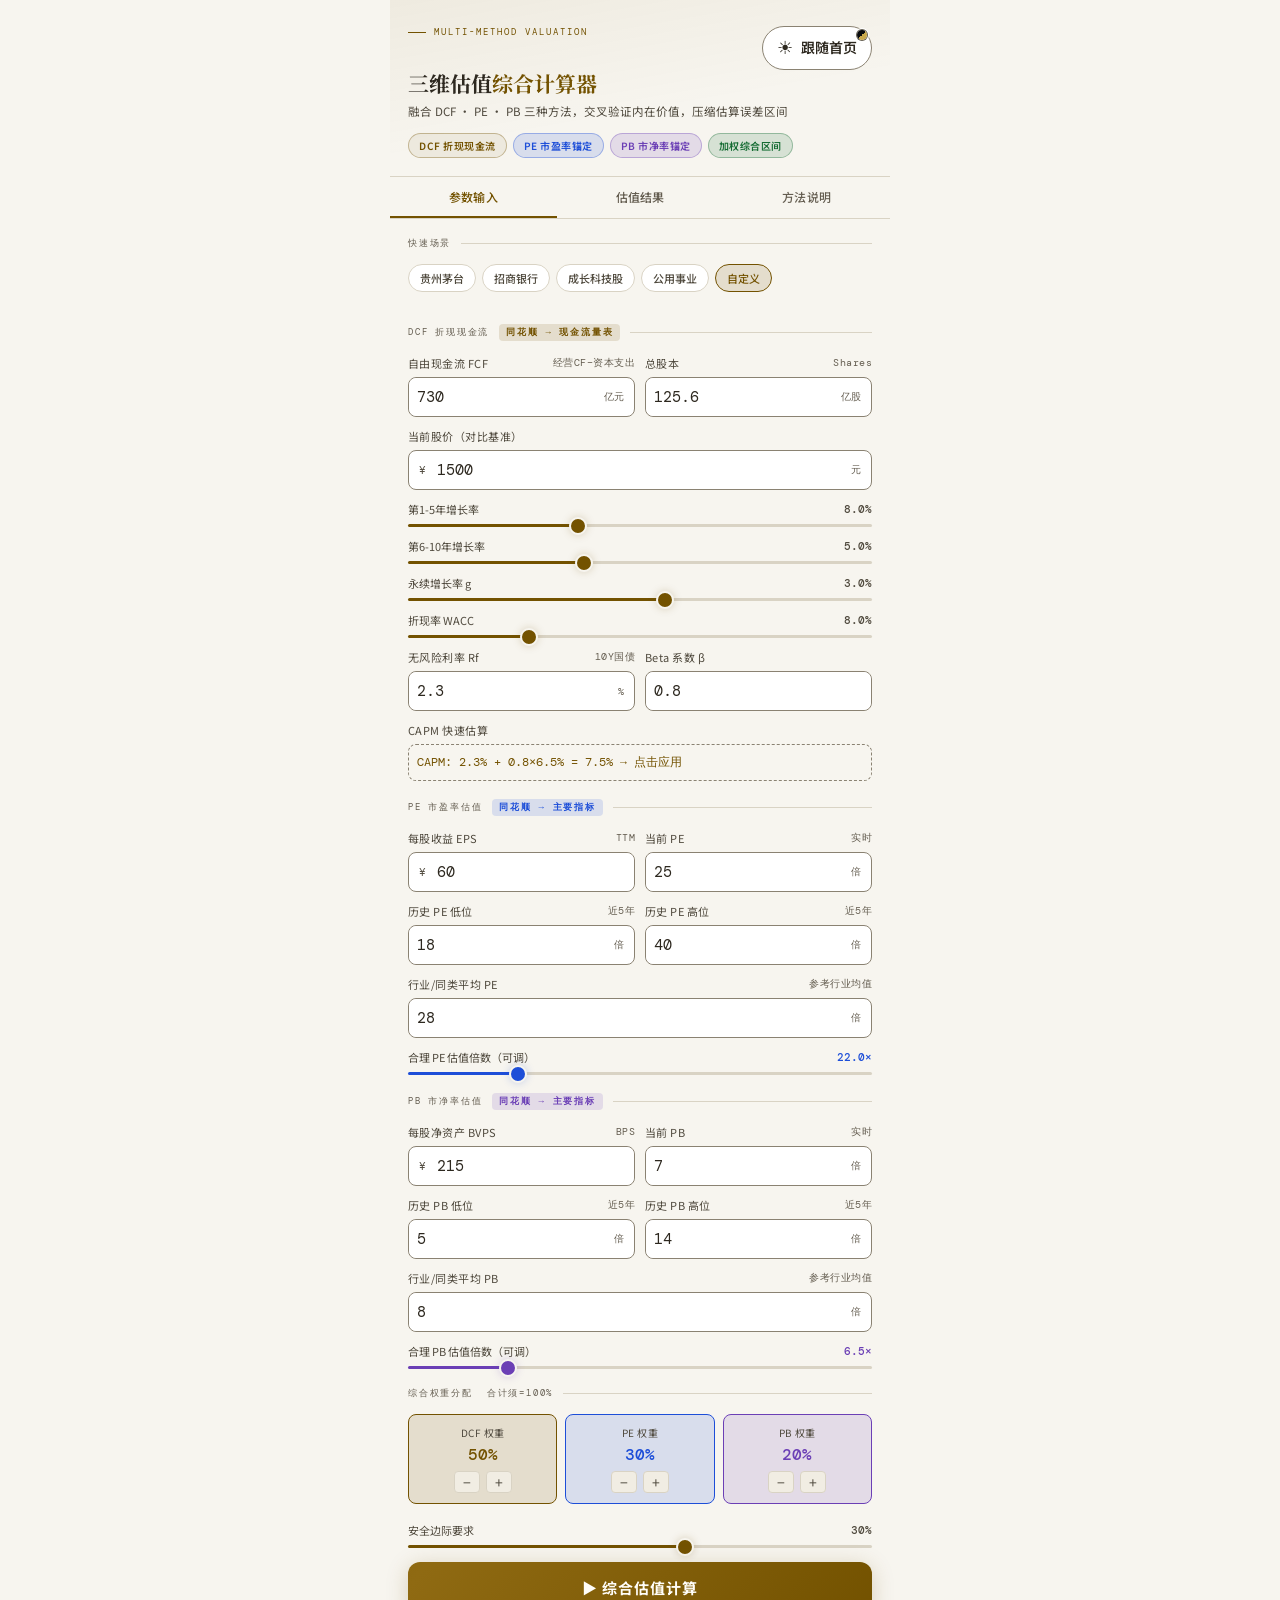
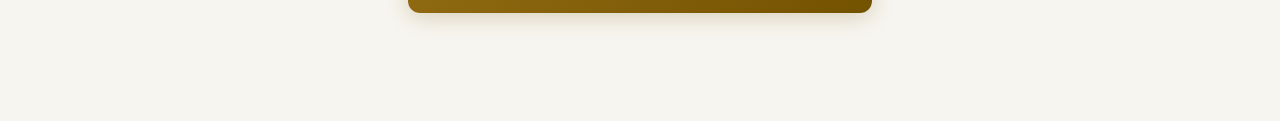
<file: dcf-calculator.html>
<!DOCTYPE html>
<html lang="zh-CN">
<head>
<meta charset="UTF-8">
<meta name="viewport" content="width=device-width, initial-scale=1.0, maximum-scale=1.0, user-scalable=no">
<!-- 主题接入:必须同步加载并在任何 <style> 之前初始化;theme-manager.js / theme-tokens.css 缺失时保持 :root 的深色(classic)回退 -->
<meta name="color-scheme" content="light dark">
<script src="theme-manager.js"></script>
<script>window.LifeToolsTheme && LifeToolsTheme.initAntiFOUC("dcf");</script>
<link rel="stylesheet" href="theme-tokens.css">
<title>三维估值 · DCF+PE+PB</title>
<link rel="icon" type="image/svg+xml" href="data:image/svg+xml,%3Csvg xmlns='http://www.w3.org/2000/svg' viewBox='0 0 64 64'%3E%3Crect width='64' height='64' rx='14' fill='%230f172a'/%3E%3Ctext x='50%25' y='54%25' dominant-baseline='central' text-anchor='middle' font-size='36'%3E📊%3C/text%3E%3C/svg%3E">
<link rel="preconnect" href="https://fonts.googleapis.com">
<link href="https://fonts.googleapis.com/css2?family=Noto+Serif+SC:wght@400;600;700&family=DM+Mono:wght@300;400;500&family=Noto+Sans+SC:wght@300;400;500;600&display=swap" rel="stylesheet">
<style>
/* 主题变量(明暗 data-theme × 风格 data-style,由 theme-manager.js 写在 <html> 上)
   · :root = classic 深色(页面原生配色),同时是无 JS / theme-manager.js 缺失时的回退
   · html[data-theme="light"] = classic 浅色(米白金)
   · LT-THEME-MAP 块 = tech / fresh / paper,别名到 theme-tokens.css 的共享令牌(--lt-*)
   · 所有半透明叠层 / 描边 / 光晕都由基础色 color-mix 派生,换主题时自动跟随 */
:root {
  --bg: #080b0e;
  --s1: #0f1318;
  --s2: #151b22;
  --s3: #1c242e;
  --bd: #1e2730;
  --bd2: #263040;
  --bd-ctl: #66728a; /* 输入框边界:对 s2 / bg ≥ 3:1(旧版输入框直接用 --bd,仅约 1.15:1) */
  --gold: #c8a84b;
  --gold-l: #e5c96e;
  --txt: #ddd8ce;
  --txt2: #98a4b4; /* 旧 #7e8a9a:叠在 --s3 上仅 4.47:1;新值 ≥ 5.9:1 */
  --txt3: #818d9e; /* 旧 #3e4d5e:各处小字标签仅约 2.2:1;新值 ≥ 4.6:1(仍比 --txt2 弱一档) */
  --green: #48b87a;
  --red: #e36b6b; /* 旧 #d95c5c:作为文字叠在自身 14% 淡底上仅 3.98:1;新值 ≥ 4.5:1 */
  --blue: #5a9ed6;
  --purple: #a285d9; /* 旧 #9b7fd4:叠在自身淡底上 4.34:1;新值 ≥ 4.6:1 */
  --green-t: #88d4a8; /* 提示条里的正文色 */
  --red-t: #e89090;
  --btn-a: #b8942e; --btn-b: #e5c96e; --btn-ink: #080b0e; /* 主按钮渐变与文字 */
  --focus: #c8a84b;
  --font-heading: 'Noto Serif SC', serif;
  --bg-deco: none; /* 背景装饰(tech 网格 / fresh 光晕 / paper 横格),classic 不用 */
  --noise: 1; /* 噪点叠层的整体系数,浅色与非 classic 风格置 0 */
  --r: 12px; --rs: 8px; --rx: 16px; --r-pill: 20px;
  --glow-a: 50%; --shadow-a: 28%; --shadow-a2: 42%;

  /* 派生色:由基础色按透明度混合(数值即旧版 rgba 的 alpha) */
  --gold-d: color-mix(in srgb, var(--gold) 14%, transparent);
  --gold-d2: color-mix(in srgb, var(--gold) 7%, transparent);
  --green-d: color-mix(in srgb, var(--green) 14%, transparent);
  --red-d: color-mix(in srgb, var(--red) 14%, transparent);
  --blue-d: color-mix(in srgb, var(--blue) 14%, transparent);
  --purple-d: color-mix(in srgb, var(--purple) 14%, transparent);
  --hdr-glow: color-mix(in srgb, var(--gold) 6%, transparent);
  --badge-gold-bd: color-mix(in srgb, var(--gold) 35%, transparent);
  --badge-blue-bd: color-mix(in srgb, var(--blue) 35%, transparent);
  --badge-purple-bd: color-mix(in srgb, var(--purple) 35%, transparent);
  --badge-green-bd: color-mix(in srgb, var(--green) 35%, transparent);
  --ring-gold: color-mix(in srgb, var(--gold) 10%, transparent);
  --ring-blue: color-mix(in srgb, var(--blue) 10%, transparent);
  --ring-purple: color-mix(in srgb, var(--purple) 10%, transparent);
  --glow-gold: color-mix(in srgb, var(--gold) var(--glow-a), transparent);
  --glow-blue: color-mix(in srgb, var(--blue) var(--glow-a), transparent);
  --glow-purple: color-mix(in srgb, var(--purple) var(--glow-a), transparent);
  --btn-shadow: color-mix(in srgb, var(--gold) var(--shadow-a), transparent);
  --btn-shadow-hover: color-mix(in srgb, var(--gold) var(--shadow-a2), transparent);
  --verdict-under-bd: color-mix(in srgb, var(--green) 30%, transparent);
  --verdict-over-bd: color-mix(in srgb, var(--red) 30%, transparent);
  --verdict-fair-bd: color-mix(in srgb, var(--blue) 30%, transparent);
  --verdict-warn-bd: color-mix(in srgb, var(--gold) 30%, transparent);
  --flag-ok-bd: color-mix(in srgb, var(--green) 25%, transparent);
  --flag-warn-bg: color-mix(in srgb, var(--gold) 10%, transparent);
  --flag-warn-bd: color-mix(in srgb, var(--gold) 25%, transparent);
  --flag-danger-bd: color-mix(in srgb, var(--red) 25%, transparent);
  --disc-bg: color-mix(in srgb, var(--gold) 5%, transparent);
  --disc-bd: color-mix(in srgb, var(--gold) 15%, transparent);
  --zone-bg: color-mix(in srgb, var(--green) 18%, transparent);
  --zone-bd: color-mix(in srgb, var(--green) 30%, transparent);
  --tag-bd: color-mix(in srgb, var(--red) 40%, transparent);
  --tag-ink: var(--red); /* 现价标签文字:叠在标尺各处(含绿色合理区)的淡红底上,非 classic 风格另行加深 */
}

/* classic 浅色(米白金):页面原生深色之外新增的另一半 */
html[data-theme="light"] {
  --bg: #f7f5ef;
  --s1: #fbf9f4;
  --s2: #ffffff;
  --s3: #f1ede3;
  --bd: #d9d3c4;
  --bd2: #a39a85;
  --bd-ctl: #8a8272;
  --gold: #735200;
  --gold-l: #5e4309;
  --txt: #2d281f;
  --txt2: #4f493d;
  --txt3: #645d50;
  --green: #146b32;
  --red: #b42318;
  --blue: #1d4ed8;
  --purple: #6b3fb5;
  --green-t: #146b32;
  --red-t: #b42318;
  --btn-a: #735200; --btn-b: #8f6a12; --btn-ink: #fffdf8;
  --focus: #735200;
  --noise: 0;
  --glow-a: 22%; --shadow-a: 22%; --shadow-a2: 32%;
}
*{box-sizing:border-box;margin:0;padding:0;-webkit-tap-highlight-color:transparent}
html,body{height:100%;overscroll-behavior:none}
body{background:var(--bg);color:var(--txt);font-family:'Noto Sans SC',sans-serif;font-size:14px;overflow-x:hidden}
body::after{content:'';position:fixed;inset:0;background:url("data:image/svg+xml,%3Csvg xmlns='http://www.w3.org/2000/svg'%3E%3Cfilter id='n'%3E%3CfeTurbulence baseFrequency='0.85' numOctaves='3' stitchTiles='stitch'/%3E%3C/filter%3E%3Crect width='100%25' height='100%25' filter='url(%23n)' opacity='0.035'/%3E%3C/svg%3E");pointer-events:none;z-index:0;opacity:var(--noise,1)}
body::before{content:'';position:fixed;inset:0;background-image:var(--bg-deco,none);pointer-events:none;z-index:0}

.wrap{position:relative;z-index:1;max-width:500px;margin:0 auto;padding-bottom:90px}

/* ── HEADER ── */
.hdr{padding:26px 18px 18px;border-bottom:1px solid var(--bd);background:linear-gradient(170deg,var(--hdr-glow) 0%,transparent 60%)}
.hdr-top{display:flex;align-items:flex-start;justify-content:space-between;gap:10px;flex-wrap:wrap}
.hdr-eyebrow{font-family:'DM Mono',monospace;font-size:9px;letter-spacing:.22em;color:var(--gold);text-transform:uppercase;display:flex;align-items:center;gap:8px;margin-bottom:8px}
.hdr-eyebrow::before{content:'';width:18px;height:1px;background:var(--gold)}
.hdr h1{font-family:var(--font-heading);font-size:21px;font-weight:700;line-height:1.25;color:var(--txt)}
.hdr h1 em{color:var(--gold);font-style:normal}
.hdr-sub{margin-top:6px;font-size:11.5px;color:var(--txt2);line-height:1.65}
.method-badges{display:flex;gap:6px;margin-top:12px;flex-wrap:wrap}
.badge{padding:4px 10px;border-radius:var(--r-pill);font-size:10px;font-weight:600;letter-spacing:.05em;border:1px solid}
.badge.dcf{color:var(--gold);border-color:var(--badge-gold-bd);background:var(--gold-d2)}
.badge.pe{color:var(--blue);border-color:var(--badge-blue-bd);background:var(--blue-d)}
.badge.pb{color:var(--purple);border-color:var(--badge-purple-bd);background:var(--purple-d)}
.badge.comp{color:var(--green);border-color:var(--badge-green-bd);background:var(--green-d)}

/* ── TABS ── */
.tabs{display:flex;border-bottom:1px solid var(--bd)}
.tab{flex:1;padding:11px 0;text-align:center;font-size:12px;font-weight:500;color:var(--txt3);cursor:pointer;border-bottom:2px solid transparent;transition:all .2s;letter-spacing:.02em}
.tab.active{color:var(--gold);border-bottom-color:var(--gold)}

/* ── PANELS ── */
.panel{display:none}.panel.active{display:block}

/* ── SECTION ── */
.sec{padding:18px}
.sec+.sec{padding-top:0}
.sec-hdr{font-family:'DM Mono',monospace;font-size:9px;letter-spacing:.2em;color:var(--txt3);text-transform:uppercase;margin-bottom:14px;display:flex;align-items:center;gap:10px}
.sec-hdr .tag{padding:2px 7px;border-radius:4px;font-size:9px;font-weight:600;margin-left:auto}
.sec-hdr.dcf-hdr .tag{background:var(--gold-d);color:var(--gold)}
.sec-hdr.pe-hdr .tag{background:var(--blue-d);color:var(--blue)}
.sec-hdr.pb-hdr .tag{background:var(--purple-d);color:var(--purple)}
.sec-hdr::after{content:'';flex:1;height:1px;background:var(--bd)}
.sec-hdr .tag+.sec-hdr::after{display:none}

/* ── INPUTS ── */
.ig{display:flex;flex-direction:column;gap:6px}
.ig label{font-size:11px;color:var(--txt2);letter-spacing:.04em;display:flex;justify-content:space-between;align-items:center}
.ig label .hn{font-family:'DM Mono',monospace;font-size:9.5px;color:var(--txt3)}
.iw{display:flex;align-items:center;background:var(--s2);border:1px solid var(--bd-ctl);border-radius:var(--rs);transition:border-color .2s,box-shadow .2s}
.iw:focus-within{border-color:var(--gold);box-shadow:0 0 0 3px var(--ring-gold)}
.iw.blue:focus-within{border-color:var(--blue);box-shadow:0 0 0 3px var(--ring-blue)}
.iw.purple:focus-within{border-color:var(--purple);box-shadow:0 0 0 3px var(--ring-purple)}
.iw:focus-within{outline:2px solid var(--focus);outline-offset:2px} /* 焦点环:仅靠边框变色对旧边界不足 3:1,另加实线外环 */
.iw .un{padding:0 10px 0 3px;font-family:'DM Mono',monospace;font-size:10px;color:var(--txt3);pointer-events:none;white-space:nowrap}
.iw .px{padding:0 3px 0 10px;font-family:'DM Mono',monospace;font-size:11px;color:var(--txt2)}
input[type=number],input[type=text]{flex:1;background:inherit;border-radius:inherit;border:none;outline:none;color:var(--txt);font-size:14.5px;font-family:'DM Mono',monospace;padding:10px 8px;width:100%;-webkit-appearance:none}
input::-webkit-inner-spin-button,input::-webkit-outer-spin-button{-webkit-appearance:none}
.igrid{display:flex;flex-direction:column;gap:11px}
.irow{display:flex;gap:10px}.irow .ig{flex:1}

/* ── SLIDER ── */
.sg{display:flex;flex-direction:column;gap:7px}
.sl{display:flex;justify-content:space-between;align-items:center}
.sl span{font-size:11px;color:var(--txt2)}
.sv{font-family:'DM Mono',monospace;font-size:13px;color:var(--gold);font-weight:500}
.sv.blue{color:var(--blue)}.sv.purple{color:var(--purple)}
input[type=range]{-webkit-appearance:none;width:100%;height:3px;border-radius:2px;background:var(--bd);outline:none;cursor:pointer}
input[type=range]::-webkit-slider-thumb{-webkit-appearance:none;width:18px;height:18px;border-radius:50%;background:var(--gold);border:2.5px solid var(--bg);box-shadow:0 0 8px var(--glow-gold);cursor:pointer}
input[type=range].blue::-webkit-slider-thumb{background:var(--blue);box-shadow:0 0 8px var(--glow-blue)}
input[type=range].purple::-webkit-slider-thumb{background:var(--purple);box-shadow:0 0 8px var(--glow-purple)}
input[type=range]:focus-visible,.calc-btn:focus-visible{outline:2px solid var(--focus);outline-offset:4px}

/* ── PILLS ── */
.pills{display:flex;gap:6px;flex-wrap:wrap;margin-bottom:14px}
.pill{padding:5px 11px;border-radius:var(--r-pill);font-size:11px;font-weight:500;border:1px solid var(--bd);background:var(--s2);color:var(--txt2);cursor:pointer;transition:all .18s}
.pill.active{background:var(--gold-d);border-color:var(--gold);color:var(--gold)}

/* ── WEIGHT CONTROL ── */
.wt-grid{display:grid;grid-template-columns:1fr 1fr 1fr;gap:8px}
.wt-card{background:var(--s2);border:1px solid var(--bd);border-radius:var(--rs);padding:10px;text-align:center;cursor:pointer;transition:all .2s;position:relative}
.wt-card.dcf.sel{border-color:var(--gold);background:var(--gold-d)}
.wt-card.pe.sel{border-color:var(--blue);background:var(--blue-d)}
.wt-card.pb.sel{border-color:var(--purple);background:var(--purple-d)}
.wt-label{font-size:10px;color:var(--txt2);margin-bottom:4px;letter-spacing:.04em}
.wt-pct{font-family:'DM Mono',monospace;font-size:16px;font-weight:500}
.wt-card.dcf .wt-pct{color:var(--gold)}
.wt-card.pe .wt-pct{color:var(--blue)}
.wt-card.pb .wt-pct{color:var(--purple)}
.wt-stepper{display:flex;justify-content:center;gap:6px;margin-top:6px}
.wt-btn{background:var(--s3);border:1px solid var(--bd);border-radius:4px;width:26px;height:22px;color:var(--txt2);font-size:14px;cursor:pointer;display:flex;align-items:center;justify-content:center;transition:all .15s;line-height:1}
.wt-btn:active{transform:scale(.9)}

/* ── BTN ── */
.calc-btn{width:100%;padding:15px;background:linear-gradient(130deg,var(--btn-a),var(--btn-b),var(--btn-a));background-size:200% 100%;background-position:right;border:none;border-radius:var(--r);color:var(--btn-ink);font-size:15px;font-weight:700;font-family:'Noto Sans SC',sans-serif;letter-spacing:.07em;cursor:pointer;transition:background-position .35s,transform .15s,box-shadow .3s;box-shadow:0 4px 22px var(--btn-shadow)}
.calc-btn:hover{background-position:left;box-shadow:0 6px 30px var(--btn-shadow-hover)}
.calc-btn:active{transform:scale(.975)}

/* ── RESULT ── */
.res-panel{display:none}.res-panel.show{display:block;animation:fadeUp .45s ease}
@keyframes fadeUp{from{opacity:0;transform:translateY(18px)}to{opacity:1;transform:translateY(0)}}

/* composite hero */
.comp-hero{margin:18px 18px 0;background:var(--s2);border:1px solid var(--bd);border-radius:var(--rx);overflow:hidden;position:relative}
.comp-hero::before{content:'';position:absolute;top:0;left:0;right:0;height:2px;background:linear-gradient(90deg,transparent,var(--green),transparent)}
.comp-top{padding:20px 18px 16px;text-align:center;border-bottom:1px solid var(--bd)}
.comp-eyebrow{font-family:'DM Mono',monospace;font-size:9px;letter-spacing:.2em;color:var(--txt3);margin-bottom:6px}
.comp-price{font-family:'DM Mono',monospace;font-size:36px;font-weight:400;color:var(--green);line-height:1}
.comp-range{font-size:11px;color:var(--txt2);margin-top:6px;font-family:'DM Mono',monospace}
.verdict{display:inline-flex;align-items:center;gap:6px;margin-top:10px;padding:5px 14px;border-radius:var(--r-pill);font-size:11.5px;font-weight:600;letter-spacing:.05em}
.verdict.under{background:var(--green-d);color:var(--green);border:1px solid var(--verdict-under-bd)}
.verdict.over{background:var(--red-d);color:var(--red);border:1px solid var(--verdict-over-bd)}
.verdict.fair{background:var(--blue-d);color:var(--blue);border:1px solid var(--verdict-fair-bd)}
.verdict.warn{background:var(--gold-d);color:var(--gold);border:1px solid var(--verdict-warn-bd)}

/* method cards row */
.method-row{display:grid;grid-template-columns:1fr 1fr 1fr;gap:0;border-top:1px solid var(--bd)}
.mc{padding:13px 10px;text-align:center;border-right:1px solid var(--bd)}
.mc:last-child{border-right:none}
.mc-label{font-size:9px;letter-spacing:.1em;color:var(--txt3);font-family:'DM Mono',monospace;margin-bottom:5px;text-transform:uppercase}
.mc-val{font-family:'DM Mono',monospace;font-size:14px;font-weight:500}
.mc.dcf .mc-val{color:var(--gold)}
.mc.pe .mc-val{color:var(--blue)}
.mc.pb .mc-val{color:var(--purple)}
.mc-diff{font-size:9px;font-family:'DM Mono',monospace;margin-top:3px;color:var(--txt3)}
.mc-diff.pos{color:var(--green)}.mc-diff.neg{color:var(--red)}
.mc-w{font-size:9px;color:var(--txt3);margin-top:2px}

/* price ruler */
.ruler-wrap{margin:16px 18px 0}
.ruler-title{font-size:10px;color:var(--txt2);margin-bottom:10px;letter-spacing:.06em;font-family:'DM Mono',monospace}
.ruler{position:relative;height:48px;margin-bottom:6px}
.ruler-track{position:absolute;top:50%;left:0;right:0;height:4px;background:var(--bd2);border-radius:2px;transform:translateY(-50%)}
.ruler-zone{position:absolute;top:50%;height:4px;border-radius:2px;transform:translateY(-50%)}
.ruler-dot{position:absolute;top:50%;width:12px;height:12px;border-radius:50%;transform:translate(-50%,-50%);border:2px solid var(--bg)}
.ruler-dot-label{position:absolute;top:calc(50% + 12px);transform:translateX(-50%);font-family:'DM Mono',monospace;font-size:9px;white-space:nowrap}
.ruler-price-line{position:absolute;top:0;bottom:0;width:2px;border-radius:1px;transform:translateX(-50%)}
.ruler-price-tag{position:absolute;bottom:calc(100% + 4px);left:50%;transform:translateX(-50%);font-family:'DM Mono',monospace;font-size:10px;padding:2px 6px;border-radius:4px;white-space:nowrap;font-weight:600}

/* signal bar */
.signal-bar{display:flex;gap:6px;margin:12px 0 0;align-items:stretch}
.signal-seg{flex:1;padding:10px 8px;border-radius:var(--rs);text-align:center;font-size:10px;font-weight:500;line-height:1.5;letter-spacing:.03em}

/* detail cells */
.detail-grid{display:grid;grid-template-columns:1fr 1fr;gap:1px;background:var(--bd);border-radius:var(--rs);overflow:hidden;margin:16px 18px 0}
.dc{background:var(--s2);padding:12px 14px}
.dc-l{font-size:10px;color:var(--txt3);margin-bottom:4px;letter-spacing:.05em}
.dc-v{font-family:'DM Mono',monospace;font-size:13px;color:var(--txt)}

/* risk flags */
.flags{margin:14px 18px 0;display:flex;flex-direction:column;gap:6px}
.flag{display:flex;align-items:flex-start;gap:10px;padding:10px 12px;border-radius:var(--rs);border:1px solid;font-size:11.5px;line-height:1.6}
.flag.ok{background:var(--green-d);border-color:var(--flag-ok-bd);color:var(--green-t)}
.flag.warn{background:var(--flag-warn-bg);border-color:var(--flag-warn-bd);color:var(--gold-l)}
.flag.danger{background:var(--red-d);border-color:var(--flag-danger-bd);color:var(--red-t)}
.flag-icon{font-size:14px;line-height:1.4;flex-shrink:0}

/* sensitivity */
.sens-wrap{margin:16px 18px 0}
.sens-title{font-size:9px;letter-spacing:.18em;color:var(--txt3);text-transform:uppercase;font-family:'DM Mono',monospace;margin-bottom:10px;display:flex;align-items:center;gap:8px}
.sens-title::after{content:'';flex:1;height:1px;background:var(--bd)}
.stab{width:100%;border-collapse:collapse;font-family:'DM Mono',monospace;font-size:10px;border:1px solid var(--bd);border-radius:var(--rs);overflow:hidden}
.stab th{background:var(--s2);padding:7px 5px;text-align:center;color:var(--txt3);font-size:9px;font-weight:500;letter-spacing:.06em;border-bottom:1px solid var(--bd)}
.stab th:first-child{text-align:left;padding-left:9px}
.stab td{padding:7px 5px;text-align:center;border-bottom:1px solid var(--bd);color:var(--txt)}
.stab td:first-child{background:var(--s2);color:var(--txt2);font-size:9px;padding-left:9px;text-align:left}
.stab tr:last-child td{border-bottom:none}
.cu{color:var(--green)}.co{color:var(--red)}.cf{color:var(--blue)}.cb{background:var(--gold-d)!important;color:var(--gold)!important;font-weight:600}

/* CF table */
.cf-wrap{margin:14px 18px 0}
.cft{width:100%;border-collapse:collapse;font-family:'DM Mono',monospace;font-size:10.5px;border:1px solid var(--bd);border-radius:var(--rs);overflow:hidden}
.cft th{background:var(--s2);padding:7px 9px;color:var(--txt3);font-size:9px;font-weight:500;letter-spacing:.06em;border-bottom:1px solid var(--bd);text-align:right}
.cft th:first-child{text-align:left}
.cft td{padding:6px 9px;border-bottom:1px solid var(--bd);text-align:right;color:var(--txt)}
.cft td:first-child{text-align:left;color:var(--txt2);font-size:9.5px}
.cft tr:last-child td{border-bottom:none}
.tvr td{color:var(--gold);background:var(--gold-d2)}
.totr td{font-weight:600;border-top:1px solid var(--bd2)}

/* disclaimer */
.disc{margin:14px 18px 0;padding:12px 14px;background:var(--disc-bg);border:1px solid var(--disc-bd);border-radius:var(--rs);font-size:11px;color:var(--txt3);line-height:1.75}
.disc strong{color:var(--gold);font-weight:500}

/* about */
.about{padding:18px}
.a-formula{background:var(--s2);border:1px solid var(--bd);border-radius:var(--r);padding:16px;text-align:center;margin-bottom:18px;font-family:'DM Mono',monospace;font-size:11.5px;color:var(--gold-l);line-height:2.2}
.a-formula small{color:var(--txt3);font-size:10px}
.a-card{background:var(--s2);border:1px solid var(--bd);border-radius:var(--r);padding:15px;margin-bottom:11px}
.a-card h3{font-size:13px;font-weight:600;margin-bottom:8px}
.a-card h3.gold{color:var(--gold)}.a-card h3.blue{color:var(--blue)}.a-card h3.purple{color:var(--purple)}.a-card h3.green{color:var(--green)}
.a-card p{font-size:12px;color:var(--txt2);line-height:1.8}
.plist{list-style:none}
.plist li{padding:8px 0;border-bottom:1px solid var(--bd);display:flex;gap:10px;align-items:flex-start}
.plist li:last-child{border-bottom:none;padding-bottom:0}
.pt{font-family:'DM Mono',monospace;font-size:9.5px;padding:2px 7px;border-radius:4px;white-space:nowrap;margin-top:2px;flex-shrink:0}
.pt.gold{background:var(--gold-d);color:var(--gold)}
.pt.blue{background:var(--blue-d);color:var(--blue)}
.pt.purple{background:var(--purple-d);color:var(--purple)}
.pd{font-size:11.5px;color:var(--txt2);line-height:1.75}
.method-compare{display:grid;grid-template-columns:1fr 1fr 1fr;gap:8px;margin-top:10px}
.mcc{padding:10px;background:var(--s3);border-radius:var(--rs);text-align:center}
.mcc-title{font-size:10px;font-weight:600;margin-bottom:6px}
.mcc-title.gold{color:var(--gold)}.mcc-title.blue{color:var(--blue)}.mcc-title.purple{color:var(--purple)}
.mcc p{font-size:10px;color:var(--txt2);line-height:1.6}

/* TOAST */
.toast{position:fixed;bottom:28px;left:50%;transform:translateX(-50%) translateY(16px);background:var(--s2);border:1px solid var(--gold);color:var(--gold);padding:9px 18px;border-radius:calc(var(--r-pill) + 4px);font-size:12.5px;opacity:0;transition:all .3s;z-index:999;pointer-events:none;white-space:nowrap}
.toast.show{opacity:1;transform:translateX(-50%) translateY(0)}

@supports(padding-bottom:env(safe-area-inset-bottom)){.wrap{padding-bottom:calc(90px + env(safe-area-inset-bottom))}}

/* LT-THEME-MAP —— tech / fresh / paper:把页面变量别名到共享令牌(theme-tokens.css)。
   · 每个 var(--lt-*, 回退值) 的回退值 = classic 深色原值,theme-tokens.css 缺失时页面不崩
   · 特异性 (0,2,1) 高于 :root (0,1,0) 与 html[data-theme="light"] (0,1,1),无需 !important
   · --gold 是页面里「文字 + 装饰」共用的强调色,所以映射到 --lt-accent-strong(对各层底 ≥ 5:1);按钮填充用 --lt-accent
   · 紫色(PB 方法的标识色)令牌里没有,用 info 与 bad 混合得到,明暗风格各自成立 */
html[data-style]:not([data-style="classic"]) {
  --bg: var(--lt-bg, #080b0e);
  --s1: var(--lt-surface, #0f1318);
  --s2: var(--lt-surface, #151b22);
  --s3: var(--lt-surface-2, #1c242e);
  --bd: var(--lt-border, #1e2730);
  --bd2: var(--lt-border-strong, #263040);
  --bd-ctl: var(--lt-border-strong, #66728a);
  --gold: var(--lt-accent-strong, #c8a84b);
  --gold-l: var(--lt-accent-strong, #e5c96e);
  --txt: var(--lt-text, #ddd8ce);
  --txt2: color-mix(in srgb, var(--lt-text, #ddd8ce) 40%, var(--lt-text-muted, #98a4b4));
  --txt3: var(--lt-text-muted, #818d9e);
  --green: color-mix(in srgb, var(--lt-good, #48b87a) 85%, var(--lt-text, #ddd8ce)); /* 与正文色微量混合(同 --blue):信号条「综合」叠在绿色淡底 + 背景网格上时留足余量 */
  --red: var(--lt-bad, #d95c5c);
  --blue: color-mix(in srgb, var(--lt-info, #5a9ed6) 85%, var(--lt-text, #ddd8ce)); /* 与正文色微量混合:徽标/信号条叠在淡蓝底 + 背景网格上时留足余量 */
  --purple: color-mix(in srgb, var(--lt-info, #5a9ed6) 55%, var(--lt-bad, #d95c5c));
  --green-t: var(--lt-good, #88d4a8);
  --red-t: var(--lt-bad, #e89090);
  --btn-a: var(--lt-accent, #b8942e);
  --btn-b: color-mix(in srgb, var(--lt-accent, #e5c96e) 55%, var(--lt-accent-strong, #e5c96e));
  --btn-ink: var(--lt-on-accent, #080b0e);
  --focus: var(--lt-focus, #c8a84b);
  --font-heading: var(--lt-font-heading, 'Noto Serif SC', serif);
  --bg-deco: var(--lt-bg-deco, none);
  --noise: 0;
  --tag-ink: color-mix(in srgb, var(--lt-bad, #d95c5c) 78%, var(--lt-text, #ddd8ce));
  --hint-bs: solid; /* CAPM 提示框:圆角路径上的虚线边在采样点处会随尺寸断开,非 classic 风格用实线保证边界始终可辨 */
  --r: var(--lt-radius, 12px);
  --rs: var(--lt-radius-sm, 8px);
  --rx: calc(var(--lt-radius, 12px) + 4px);
  --r-pill: calc(var(--lt-radius, 17px) + 3px);
}
</style>
</head>
<body>
<div class="wrap">

<!-- HEADER -->
<div class="hdr">
  <div class="hdr-top">
    <div class="hdr-eyebrow">Multi-Method Valuation</div>
    <div id="themeSlot"></div>
  </div>
  <h1>三维估值<em>综合计算器</em></h1>
  <p class="hdr-sub">融合 DCF · PE · PB 三种方法，交叉验证内在价值，压缩估算误差区间</p>
  <div class="method-badges">
    <span class="badge dcf">DCF 折现现金流</span>
    <span class="badge pe">PE 市盈率锚定</span>
    <span class="badge pb">PB 市净率锚定</span>
    <span class="badge comp">加权综合区间</span>
  </div>
</div>

<!-- TABS -->
<div class="tabs">
  <div class="tab active" data-tab="input">参数输入</div>
  <div class="tab" data-tab="result">估值结果</div>
  <div class="tab" data-tab="about">方法说明</div>
</div>

<!-- ════ INPUT PANEL ════ -->
<div class="panel active" id="p-input">

  <div class="sec">
    <div class="sec-hdr">快速场景</div>
    <div class="pills">
      <div class="pill" onclick="applyS('maotai')">贵州茅台</div>
      <div class="pill" onclick="applyS('bank')">招商银行</div>
      <div class="pill" onclick="applyS('growth')">成长科技股</div>
      <div class="pill" onclick="applyS('utility')">公用事业</div>
      <div class="pill active" onclick="applyS('custom')">自定义</div>
    </div>
  </div>

  <!-- ── DCF inputs ── -->
  <div class="sec">
    <div class="sec-hdr dcf-hdr">DCF 折现现金流 <span class="tag">同花顺 → 现金流量表</span></div>
    <div class="igrid">
      <div class="irow">
        <div class="ig">
          <label>自由现金流 FCF<span class="hn">经营CF−资本支出</span></label>
          <div class="iw"><input type="number" id="fcf" value="730" inputmode="decimal"><span class="un">亿元</span></div>
        </div>
        <div class="ig">
          <label>总股本<span class="hn">Shares</span></label>
          <div class="iw"><input type="number" id="shares" value="125.6" inputmode="decimal"><span class="un">亿股</span></div>
        </div>
      </div>
      <div class="ig">
        <label>当前股价（对比基准）</label>
        <div class="iw"><span class="px">¥</span><input type="number" id="price" value="1500" inputmode="decimal"><span class="un">元</span></div>
      </div>
      <div class="sg">
        <div class="sl"><span>第1-5年增长率</span><span class="sv" id="g1v">8.0%</span></div>
        <input type="range" id="g1" min="-10" max="40" step=".5" value="8" oninput="slup('g1')">
      </div>
      <div class="sg">
        <div class="sl"><span>第6-10年增长率</span><span class="sv" id="g2v">5.0%</span></div>
        <input type="range" id="g2" min="-10" max="30" step=".5" value="5" oninput="slup('g2')">
      </div>
      <div class="sg">
        <div class="sl"><span>永续增长率 g</span><span class="sv" id="gpv">3.0%</span></div>
        <input type="range" id="gp" min=".5" max="5" step=".1" value="3" oninput="slup('gp')">
      </div>
      <div class="sg">
        <div class="sl"><span>折现率 WACC</span><span class="sv" id="waccv">8.0%</span></div>
        <input type="range" id="wacc" min="4" max="20" step=".1" value="8" oninput="slup('wacc')">
      </div>
      <div class="irow">
        <div class="ig">
          <label>无风险利率 Rf<span class="hn">10Y国债</span></label>
          <div class="iw"><input type="number" id="rf" value="2.3" step=".1" inputmode="decimal"><span class="un">%</span></div>
        </div>
        <div class="ig">
          <label>Beta 系数 β</label>
          <div class="iw"><input type="number" id="beta" value="0.8" step=".05" inputmode="decimal"></div>
        </div>
      </div>
      <div class="ig">
        <label>CAPM 快速估算</label>
        <div class="iw" style="background:var(--bg);border-style:var(--hint-bs,dashed);cursor:pointer" onclick="applyWACC()">
          <input type="text" id="wacc-hint" readonly style="cursor:pointer;font-size:11.5px;color:var(--gold)">
        </div>
      </div>
    </div>
  </div>

  <!-- ── PE inputs ── -->
  <div class="sec">
    <div class="sec-hdr pe-hdr">PE 市盈率估值 <span class="tag" style="background:var(--blue-d);color:var(--blue)">同花顺 → 主要指标</span></div>
    <div class="igrid">
      <div class="irow">
        <div class="ig">
          <label>每股收益 EPS<span class="hn">TTM</span></label>
          <div class="iw blue"><span class="px">¥</span><input type="number" id="eps" value="60" step=".01" inputmode="decimal"></div>
        </div>
        <div class="ig">
          <label>当前 PE<span class="hn">实时</span></label>
          <div class="iw blue"><input type="number" id="cur-pe" value="25" step=".1" inputmode="decimal"><span class="un">倍</span></div>
        </div>
      </div>
      <div class="irow">
        <div class="ig">
          <label>历史 PE 低位<span class="hn">近5年</span></label>
          <div class="iw blue"><input type="number" id="pe-lo" value="18" step=".1" inputmode="decimal"><span class="un">倍</span></div>
        </div>
        <div class="ig">
          <label>历史 PE 高位<span class="hn">近5年</span></label>
          <div class="iw blue"><input type="number" id="pe-hi" value="40" step=".1" inputmode="decimal"><span class="un">倍</span></div>
        </div>
      </div>
      <div class="ig">
        <label>行业/同类平均 PE<span class="hn">参考行业均值</span></label>
        <div class="iw blue"><input type="number" id="ind-pe" value="28" step=".1" inputmode="decimal"><span class="un">倍</span></div>
      </div>
      <div class="sg">
        <div class="sl"><span>合理 PE 估值倍数（可调）</span><span class="sv blue" id="tpev">22.0×</span></div>
        <input type="range" class="blue" id="tpe" min="5" max="80" step=".5" value="22" oninput="slup('tpe')">
      </div>
    </div>
  </div>

  <!-- ── PB inputs ── -->
  <div class="sec">
    <div class="sec-hdr pb-hdr">PB 市净率估值 <span class="tag" style="background:var(--purple-d);color:var(--purple)">同花顺 → 主要指标</span></div>
    <div class="igrid">
      <div class="irow">
        <div class="ig">
          <label>每股净资产 BVPS<span class="hn">BPS</span></label>
          <div class="iw purple"><span class="px">¥</span><input type="number" id="bvps" value="215" step=".01" inputmode="decimal"></div>
        </div>
        <div class="ig">
          <label>当前 PB<span class="hn">实时</span></label>
          <div class="iw purple"><input type="number" id="cur-pb" value="7" step=".1" inputmode="decimal"><span class="un">倍</span></div>
        </div>
      </div>
      <div class="irow">
        <div class="ig">
          <label>历史 PB 低位<span class="hn">近5年</span></label>
          <div class="iw purple"><input type="number" id="pb-lo" value="5" step=".1" inputmode="decimal"><span class="un">倍</span></div>
        </div>
        <div class="ig">
          <label>历史 PB 高位<span class="hn">近5年</span></label>
          <div class="iw purple"><input type="number" id="pb-hi" value="14" step=".1" inputmode="decimal"><span class="un">倍</span></div>
        </div>
      </div>
      <div class="ig">
        <label>行业/同类平均 PB<span class="hn">参考行业均值</span></label>
        <div class="iw purple"><input type="number" id="ind-pb" value="8" step=".1" inputmode="decimal"><span class="un">倍</span></div>
      </div>
      <div class="sg">
        <div class="sl"><span>合理 PB 估值倍数（可调）</span><span class="sv purple" id="tpbv">6.5×</span></div>
        <input type="range" class="purple" id="tpb" min="0.5" max="30" step=".1" value="6.5" oninput="slup('tpb')">
      </div>
    </div>
  </div>

  <!-- ── Weights ── -->
  <div class="sec">
    <div class="sec-hdr">综合权重分配 <span style="font-size:9px;color:var(--txt3);margin-left:4px">合计须=100%</span></div>
    <div class="wt-grid">
      <div class="wt-card dcf sel" id="wc-dcf">
        <div class="wt-label">DCF 权重</div>
        <div class="wt-pct" id="wdcf">50%</div>
        <div class="wt-stepper">
          <div class="wt-btn" onclick="adjW('dcf',-5)">−</div>
          <div class="wt-btn" onclick="adjW('dcf',+5)">+</div>
        </div>
      </div>
      <div class="wt-card pe sel" id="wc-pe">
        <div class="wt-label">PE 权重</div>
        <div class="wt-pct" id="wpe">30%</div>
        <div class="wt-stepper">
          <div class="wt-btn" onclick="adjW('pe',-5)">−</div>
          <div class="wt-btn" onclick="adjW('pe',+5)">+</div>
        </div>
      </div>
      <div class="wt-card pb sel" id="wc-pb">
        <div class="wt-label">PB 权重</div>
        <div class="wt-pct" id="wpb">20%</div>
        <div class="wt-stepper">
          <div class="wt-btn" onclick="adjW('pb',-5)">−</div>
          <div class="wt-btn" onclick="adjW('pb',+5)">+</div>
        </div>
      </div>
    </div>
  </div>

  <div class="sec">
    <div class="sg" style="margin-bottom:14px">
      <div class="sl"><span>安全边际要求</span><span class="sv" id="mgv">30%</span></div>
      <input type="range" id="mg" min="0" max="50" step="5" value="30" oninput="slup('mg')">
    </div>
    <button class="calc-btn" onclick="calculate()">▶ 综合估值计算</button>
  </div>
</div>

<!-- ════ RESULT PANEL ════ -->
<div class="panel" id="p-result">
  <div style="padding:50px 18px;text-align:center;color:var(--txt3);font-size:13px" id="no-res">请先填入参数并点击「综合估值计算」</div>

  <div class="res-panel" id="res">

    <!-- Composite hero -->
    <div class="comp-hero">
      <div class="comp-top">
        <div class="comp-eyebrow">综合加权内在价值</div>
        <div class="comp-price">¥<span id="r-comp">—</span></div>
        <div class="comp-range">合理区间 <span id="r-lo">—</span> ~ <span id="r-hi">—</span></div>
        <div id="r-verdict" class="verdict fair">计算中</div>
      </div>
      <!-- three method row -->
      <div class="method-row">
        <div class="mc dcf">
          <div class="mc-label">DCF</div>
          <div class="mc-val">¥<span id="rc-dcf">—</span></div>
          <div class="mc-diff" id="rd-dcf">—</div>
          <div class="mc-w" id="rw-dcf">—</div>
        </div>
        <div class="mc pe">
          <div class="mc-label">PE</div>
          <div class="mc-val">¥<span id="rc-pe">—</span></div>
          <div class="mc-diff" id="rd-pe">—</div>
          <div class="mc-w" id="rw-pe">—</div>
        </div>
        <div class="mc pb">
          <div class="mc-label">PB</div>
          <div class="mc-val">¥<span id="rc-pb">—</span></div>
          <div class="mc-diff" id="rd-pb">—</div>
          <div class="mc-w" id="rw-pb">—</div>
        </div>
      </div>
    </div>

    <!-- Price ruler -->
    <div class="ruler-wrap">
      <div class="ruler-title">价格定位可视化（相对当前股价）</div>
      <div class="ruler" id="ruler"></div>
      <div class="signal-bar" id="signal-bar"></div>
    </div>

    <!-- detail cells -->
    <div class="detail-grid">
      <div class="dc"><div class="dc-l">安全边际买入价</div><div class="dc-v" id="r-safe">—</div></div>
      <div class="dc"><div class="dc-l">PE估值区间</div><div class="dc-v" id="r-pe-range">—</div></div>
      <div class="dc"><div class="dc-l">PB估值区间</div><div class="dc-v" id="r-pb-range">—</div></div>
      <div class="dc"><div class="dc-l">终值占DCF比</div><div class="dc-v" id="r-tvpct">—</div></div>
      <div class="dc"><div class="dc-l">PE偏贵/便宜度</div><div class="dc-v" id="r-pe-pos">—</div></div>
      <div class="dc"><div class="dc-l">PB偏贵/便宜度</div><div class="dc-v" id="r-pb-pos">—</div></div>
    </div>

    <!-- Risk flags -->
    <div class="flags" id="flags"></div>

    <!-- Sensitivity -->
    <div class="sens-wrap">
      <div class="sens-title">DCF 敏感性矩阵（每股）</div>
      <table class="stab" id="stab"><thead></thead><tbody></tbody></table>
      <p style="font-size:9.5px;color:var(--txt3);margin-top:6px;font-family:'DM Mono',monospace">横轴: WACC | 纵轴: g | 高亮格: 当前参数</p>
    </div>

    <!-- CF table -->
    <div class="cf-wrap">
      <div class="sens-title" style="margin-bottom:10px">逐年现金流折现明细</div>
      <table class="cft"><thead><tr><th>年份</th><th>FCF(亿)</th><th>折现因子</th><th>现值(亿)</th></tr></thead>
      <tbody id="cft-body"></tbody></table>
    </div>

    <div class="disc"><strong>⚠ 风险提示：</strong>本工具所有结果仅供学习参考，不构成任何投资建议。三种估值方法均有局限性，综合结果仍存在显著不确定性。投资决策须结合充分的基本面研究与个人风险承受能力。</div>

  </div>
</div>

<!-- ════ ABOUT PANEL ════ -->
<div class="panel" id="p-about">
<div class="about">
  <div class="a-formula">
    <div>DCF: V = Σ FCFt/(1+r)^t + TV/(1+r)^n</div>
    <div>PE:  V = EPS × 合理PE倍数</div>
    <div>PB:  V = BVPS × 合理PB倍数</div>
    <div><small>综合: V = w₁·DCF + w₂·PE + w₃·PB</small></div>
  </div>

  <div class="a-card">
    <h3 class="green">🎯 为什么要三法合一？</h3>
    <p>每种单一估值方法都有盲区。DCF对增长假设极敏感、PE忽视资产质量、PB忽视盈利能力。三法交叉验证的核心逻辑是：当三种方法得出的结论方向一致时，置信度大幅提升；若结论相互矛盾，则提示需要进一步审查。</p>
    <div class="method-compare">
      <div class="mcc"><div class="mcc-title gold">DCF</div><p>未来现金流折现，适合稳定盈利的成熟企业，受折现率假设影响大</p></div>
      <div class="mcc"><div class="mcc-title blue">PE</div><p>盈利能力锚定，直观易用，适合周期底部判断，需区分周期性EPS</p></div>
      <div class="mcc"><div class="mcc-title purple">PB</div><p>资产价值兜底，适合重资产/金融类，轻资产企业PB意义有限</p></div>
    </div>
  </div>

  <div class="a-card">
    <h3 class="gold">📊 DCF 参数说明</h3>
    <ul class="plist">
      <li><span class="pt gold">FCF</span><span class="pd">同花顺→财务→现金流量表：「经营活动现金流净额」−「购建固定资产无形资产支出」</span></li>
      <li><span class="pt gold">g₁₋₅</span><span class="pd">前5年增长率，建议参考近3年FCF复合增速（CAGR），保守可打7折</span></li>
      <li><span class="pt gold">WACC</span><span class="pd">加权资本成本。快捷公式：Rf + β×ERP，A股ERP通常取6~7%。保守起见可用8~10%</span></li>
      <li><span class="pt gold">g永续</span><span class="pd">永续增长率理论上不超过长期GDP增速，通常取2~3%。这一参数对终值影响极大</span></li>
    </ul>
  </div>

  <div class="a-card">
    <h3 class="blue">📈 PE 参数说明</h3>
    <ul class="plist">
      <li><span class="pt blue">EPS</span><span class="pd">同花顺→主要指标→每股收益（TTM，即过去12个月）。注意排除非经常性损益</span></li>
      <li><span class="pt blue">历史PE区间</span><span class="pd">同花顺→估值→PE历史百分位。建议取近5年滚动区间，避免单一年度极值</span></li>
      <li><span class="pt blue">合理PE</span><span class="pd">一般参考：历史中位数PE × 0.8~1.0。行业景气度高时可适当上浮，衰退期下调</span></li>
    </ul>
  </div>

  <div class="a-card">
    <h3 class="purple">🏦 PB 参数说明</h3>
    <ul class="plist">
      <li><span class="pt purple">BVPS</span><span class="pd">同花顺→主要指标→每股净资产（即账面价值每股）。可用总净资产÷总股本自算</span></li>
      <li><span class="pt purple">历史PB区间</span><span class="pd">同花顺→估值→PB历史分位。PB估值更适用于银行、地产、保险等重资产行业</span></li>
      <li><span class="pt purple">合理PB</span><span class="pd">ROE较稳定时：合理PB ≈ ROE / WACC。ROE=15%、WACC=10% → 合理PB≈1.5倍</span></li>
    </ul>
  </div>

  <div class="a-card">
    <h3 class="green">⚖️ 权重如何分配？</h3>
    <p>没有放之四海而皆准的权重配比，需根据公司特性灵活调整：<br><br>
    <strong style="color:var(--gold)">现金流稳定型</strong>（消费/医药）→ DCF权重↑（50~60%），PE辅助<br>
    <strong style="color:var(--blue)">强盈利周期型</strong>（银行/保险）→ PE/PB权重↑，DCF参考<br>
    <strong style="color:var(--purple)">重资产型</strong>（地产/钢铁）→ PB权重↑（40~50%），PE参考<br>
    <strong style="color:var(--txt2)">成长型企业</strong> → DCF权重最高但不确定性也最大，需保守估计</p>
  </div>
</div>
</div>

</div><!-- /wrap -->
<div class="toast" id="toast"></div>

<script>
// ══════════════════════════════════════════
// STATE
// ══════════════════════════════════════════
const W = { dcf: 50, pe: 30, pb: 20 };

// ══════════════════════════════════════════
// SLIDERS
// ══════════════════════════════════════════
const slConf = {
  g1:   { suffix:'%', dec:1, color:'gold' },
  g2:   { suffix:'%', dec:1, color:'gold' },
  gp:   { suffix:'%', dec:1, color:'gold' },
  wacc: { suffix:'%', dec:1, color:'gold' },
  tpe:  { suffix:'×', dec:1, color:'blue' },
  tpb:  { suffix:'×', dec:1, color:'purple' },
  mg:   { suffix:'%', dec:0, color:'gold' }
};
function slup(id) {
  const el = document.getElementById(id);
  const v = parseFloat(el.value);
  const c = slConf[id];
  const disp = document.getElementById(id+'v');
  disp.textContent = v.toFixed(c.dec) + c.suffix;
  const min = parseFloat(el.min), max = parseFloat(el.max);
  const pct = (v - min) / (max - min) * 100;
  const col = c.color === 'blue' ? 'var(--blue)' : c.color === 'purple' ? 'var(--purple)' : 'var(--gold)';
  el.style.background = `linear-gradient(to right,${col} 0%,${col} ${pct}%,var(--bd) ${pct}%,var(--bd) 100%)`;
  if (id === 'rf' || id === 'beta') updateWACC();
}

// ══════════════════════════════════════════
// WACC HINT
// ══════════════════════════════════════════
function updateWACC() {
  const rf = +v('rf') || 2.3, beta = +v('beta') || 0.8;
  const est = rf + beta * 6.5;
  document.getElementById('wacc-hint').value = `CAPM: ${rf}% + ${beta}×6.5% = ${est.toFixed(1)}% → 点击应用`;
}
function applyWACC() {
  const rf = +v('rf') || 2.3, beta = +v('beta') || 0.8;
  const est = Math.min(20, Math.max(4, rf + beta * 6.5));
  document.getElementById('wacc').value = est.toFixed(1);
  slup('wacc'); toast(`已应用 WACC = ${est.toFixed(1)}%`);
}

// ══════════════════════════════════════════
// WEIGHTS
// ══════════════════════════════════════════
function adjW(key, delta) {
  const other = Object.keys(W).filter(k => k !== key);
  const newVal = Math.max(0, Math.min(100, W[key] + delta));
  const diff = newVal - W[key];
  if (diff === 0) return;
  // distribute diff across others proportionally
  const otherTotal = other.reduce((s, k) => s + W[k], 0);
  if (otherTotal === 0 && diff < 0) return;
  W[key] = newVal;
  if (otherTotal > 0) {
    other.forEach(k => { W[k] = Math.max(0, W[k] - diff * W[k] / otherTotal); });
  }
  // round and fix
  let sum = Math.round(W.dcf) + Math.round(W.pe) + Math.round(W.pb);
  W.dcf = Math.round(W.dcf); W.pe = Math.round(W.pe); W.pb = Math.round(W.pb);
  const err = 100 - (W.dcf + W.pe + W.pb);
  const adj = other.find(k => W[k] + err >= 0) || key;
  W[adj] = Math.max(0, W[adj] + err);
  document.getElementById('wdcf').textContent = W.dcf + '%';
  document.getElementById('wpe').textContent  = W.pe  + '%';
  document.getElementById('wpb').textContent  = W.pb  + '%';
}

// ══════════════════════════════════════════
// SCENARIOS
// ══════════════════════════════════════════
const SC = {
  maotai: { fcf:730, shares:125.6, price:1500, g1:8, g2:5, gp:3, wacc:8, rf:2.3, beta:0.75,
            eps:60, curpe:25, pelo:18, pehi:40, indpe:28, tpe:22,
            bvps:215, curpb:7, pblo:5, pbhi:14, indpb:8, tpb:6.5, mg:30 },
  bank:   { fcf:180, shares:252, price:43, g1:5, g2:3, gp:2, wacc:9, rf:2.3, beta:0.85,
            eps:6.5, curpe:6.5, pelo:4, pehi:10, indpe:6, tpe:5.5,
            bvps:38, curpb:1.1, pblo:0.7, pbhi:1.5, indpb:1, tpb:0.9, mg:20 },
  growth: { fcf:28, shares:9, price:90, g1:28, g2:16, gp:3.5, wacc:12, rf:2.3, beta:1.4,
            eps:3, curpe:30, pelo:20, pehi:60, indpe:35, tpe:28,
            bvps:22, curpb:4, pblo:2.5, pbhi:8, indpb:4.5, tpb:3.5, mg:35 },
  utility:{ fcf:75, shares:55, price:16, g1:3.5, g2:2.5, gp:2, wacc:7, rf:2.3, beta:0.55,
            eps:1.2, curpe:13, pelo:9, pehi:18, indpe:12, tpe:11,
            bvps:10, curpb:1.6, pblo:1, pbhi:2.2, indpb:1.4, tpb:1.2, mg:25 },
  custom: null
};

function applyS(key) {
  document.querySelectorAll('.pill').forEach(p => p.classList.remove('active'));
  event.target.classList.add('active');
  const s = SC[key]; if (!s) return;
  const map = {fcf:'fcf',shares:'shares',price:'price',rf:'rf',beta:'beta',
    eps:'eps',curpe:'cur-pe',pelo:'pe-lo',pehi:'pe-hi',indpe:'ind-pe',
    bvps:'bvps',curpb:'cur-pb',pblo:'pb-lo',pbhi:'pb-hi',indpb:'ind-pb'};
  Object.entries(map).forEach(([k, id]) => { if (s[k] !== undefined) document.getElementById(id).value = s[k]; });
  const sliders = {g1:'g1',g2:'g2',gp:'gp',wacc:'wacc',tpe:'tpe',tpb:'tpb',mg:'mg'};
  Object.entries(sliders).forEach(([k,id]) => {
    if (s[k] !== undefined) { document.getElementById(id).value = s[k]; slup(id); }
  });
  updateWACC();
  toast('场景已加载');
}

// ══════════════════════════════════════════
// CORE CALCULATE
// ══════════════════════════════════════════
function calculate() {
  // DCF inputs
  const fcf0  = +v('fcf'), shares = +v('shares'), price = +v('price');
  const g1    = +v('g1')/100, g2 = +v('g2')/100;
  const gp    = +v('gp')/100, wacc = +v('wacc')/100;
  const mg    = +v('mg')/100;
  // PE inputs
  const eps   = +v('eps'), curPE = +v('cur-pe');
  const peLo  = +v('pe-lo'), peHi = +v('pe-hi'), indPE = +v('ind-pe');
  const tpe   = +v('tpe');
  // PB inputs
  const bvps  = +v('bvps'), curPB = +v('cur-pb');
  const pbLo  = +v('pb-lo'), pbHi = +v('pb-hi'), indPB = +v('ind-pb');
  const tpb   = +v('tpb');

  if (!fcf0 || !shares || wacc <= gp) { toast('❌ 折现率须大于永续增长率'); return; }

  // ── DCF ──
  const { pvSum, tvPV, cfRows, totalValue } = dcfCalc(fcf0, g1, g2, gp, wacc);
  const dcfVal = totalValue / shares;
  const tvPct  = tvPV / totalValue * 100;

  // DCF uncertainty band (±1% WACC)
  const dcfLow  = dcfCalc(fcf0, g1, g2, gp, wacc + 0.01).totalValue / shares;
  const dcfHigh = dcfCalc(fcf0, g1, g2, gp, Math.max(gp + 0.005, wacc - 0.01)).totalValue / shares;

  // ── PE ──
  const peVal = eps * tpe;
  const peMid = eps * ((peLo + peHi) / 2);
  const peLow2 = eps * peLo, peHigh2 = eps * peHi;

  // ── PB ──
  const pbVal = bvps * tpb;
  const pbLow2 = bvps * pbLo, pbHigh2 = bvps * pbHi;

  // ── Composite ──
  const wDcf = W.dcf / 100, wPe = W.pe / 100, wPb = W.pb / 100;
  const comp  = dcfVal * wDcf + peVal * wPe + pbVal * wPb;
  const compLo = dcfLow * wDcf + peLow2 * wPe + pbLow2 * wPb;
  const compHi = dcfHigh * wDcf + peHigh2 * wPe + pbHigh2 * wPb;
  const safeP  = comp * (1 - mg);

  // ── Render ──
  $('r-comp', f2(comp));
  $('r-lo', '¥' + f2(compLo)); $('r-hi', '¥' + f2(compHi));
  $('r-safe', '¥' + f2(safeP) + ' （' + (mg*100).toFixed(0) + '%边际）');
  $('r-tvpct', tvPct.toFixed(1) + '%' + (tvPct > 70 ? ' ⚠' : ''));
  $('r-pe-range', '¥' + f2(peLow2) + ' ~ ¥' + f2(peHigh2));
  $('r-pb-range', '¥' + f2(pbLow2) + ' ~ ¥' + f2(pbHigh2));

  // method cards
  const renderMC = (idSfx, val, w) => {
    const diff = price > 0 ? (val - price) / price * 100 : null;
    $('rc-' + idSfx, f2(val));
    const diffEl = document.getElementById('rd-' + idSfx);
    if (diff !== null) {
      diffEl.textContent = (diff > 0 ? '▼ 低估' : '▲ 高估') + ' ' + Math.abs(diff).toFixed(1) + '%';
      diffEl.className = 'mc-diff ' + (diff > 5 ? 'pos' : diff < -5 ? 'neg' : '');
    } else { diffEl.textContent = '—'; diffEl.className = 'mc-diff'; }
    $('rw-' + idSfx, 'W: ' + (w * 100).toFixed(0) + '%');
  };
  renderMC('dcf', dcfVal, wDcf);
  renderMC('pe',  peVal,  wPe);
  renderMC('pb',  pbVal,  wPb);

  // PE/PB position
  const pePos = (curPE - peLo) / (peHi - peLo) * 100;
  const pbPos = (curPB - pbLo) / (pbHi - pbLo) * 100;
  $('r-pe-pos', pePosText(pePos, curPE, indPE));
  $('r-pb-pos', pbPosText(pbPos, curPB, indPB));

  // Verdict
  const vdiff = price > 0 ? (comp - price) / price * 100 : null;
  const vEl = document.getElementById('r-verdict');
  if (!vdiff && vdiff !== 0) { vEl.textContent = '— 未输入股价 —'; vEl.className = 'verdict fair'; }
  else if (vdiff > 20) { vEl.textContent = `▼ 综合低估 ${vdiff.toFixed(1)}%，安全边际充足`; vEl.className = 'verdict under'; }
  else if (vdiff > 8)  { vEl.textContent = `▽ 轻微低估 ${vdiff.toFixed(1)}%`; vEl.className = 'verdict under'; }
  else if (vdiff < -20){ vEl.textContent = `▲ 综合高估 ${Math.abs(vdiff).toFixed(1)}%，溢价明显`; vEl.className = 'verdict over'; }
  else if (vdiff < -8) { vEl.textContent = `△ 轻微高估 ${Math.abs(vdiff).toFixed(1)}%`; vEl.className = 'verdict over'; }
  else                 { vEl.textContent = `≈ 综合合理，偏差 ${vdiff > 0 ? '+':''}${vdiff.toFixed(1)}%`; vEl.className = 'verdict fair'; }

  // Ruler
  buildRuler({ price, dcfVal, peVal, pbVal, comp, compLo, compHi });

  // Flags
  buildFlags({ tvPct, wacc, gp, curPE, peLo, peHi, indPE, curPB, pbLo, pbHi, indPB,
    dcfVal, peVal, pbVal, comp, price, eps, bvps });

  // CF table
  const cfTbody = document.getElementById('cft-body');
  cfTbody.innerHTML = '';
  cfRows.forEach(r => {
    const tr = document.createElement('tr');
    tr.className = r.isTV ? 'tvr' : r.isTotal ? 'totr' : '';
    tr.innerHTML = `<td>${r.year}</td><td>${r.fcf}</td><td>${r.factor}</td><td>${r.pv}</td>`;
    cfTbody.appendChild(tr);
  });

  // Sensitivity
  buildSens(fcf0, g1, g2, gp, wacc, shares, price);

  // Show
  document.getElementById('no-res').style.display = 'none';
  document.getElementById('res').classList.add('show');
  switchTab('result');
  toast('估值计算完成 ✓');
}

// ── DCF calc ──
function dcfCalc(fcf0, g1, g2, gp, wacc) {
  let pvSum = 0, fcfT = fcf0;
  const cfRows = [];
  for (let t = 1; t <= 10; t++) {
    fcfT *= 1 + (t <= 5 ? g1 : g2);
    const factor = Math.pow(1 + wacc, t);
    const pv = fcfT / factor;
    pvSum += pv;
    cfRows.push({ year:`第${t}年`, fcf:f3(fcfT), factor:(1/factor).toFixed(4), pv:f3(pv) });
  }
  const tv = fcfT * (1 + gp) / (wacc - gp);
  const tvPV = tv / Math.pow(1 + wacc, 10);
  cfRows.push({ year:'终值TV', fcf:f3(tv), factor:(1/Math.pow(1+wacc,10)).toFixed(4), pv:f3(tvPV), isTV:true });
  cfRows.push({ year:'合计', fcf:'—', factor:'—', pv:f3(pvSum+tvPV), isTotal:true });
  return { pvSum, tvPV, cfRows, totalValue: pvSum + tvPV };
}

// ── Ruler ──
function buildRuler({ price, dcfVal, peVal, pbVal, comp, compLo, compHi }) {
  const ruler = document.getElementById('ruler');
  ruler.innerHTML = '';
  const all = [compLo * 0.85, compHi * 1.15, price > 0 ? price * 0.7 : compLo * 0.8, price > 0 ? price * 1.3 : compHi * 1.2];
  const minV = Math.min(...all), maxV = Math.max(...all);
  const range = maxV - minV || 1;
  const pct = val => Math.max(1, Math.min(99, (val - minV) / range * 100));

  // track
  const track = document.createElement('div');
  track.className = 'ruler-track'; ruler.appendChild(track);

  // fair zone
  const zone = document.createElement('div');
  zone.className = 'ruler-zone';
  zone.style.cssText = `left:${pct(compLo)}%;width:${pct(compHi)-pct(compLo)}%;background:var(--zone-bg);border:1px solid var(--zone-bd)`;
  ruler.appendChild(zone);

  // dots for 3 methods
  const dots = [
    { val:dcfVal, color:'var(--gold)', label:'DCF' },
    { val:peVal,  color:'var(--blue)', label:'PE' },
    { val:pbVal,  color:'var(--purple)', label:'PB' },
  ];
  dots.forEach(d => {
    const dot = document.createElement('div');
    dot.className = 'ruler-dot';
    dot.style.cssText = `left:${pct(d.val)}%;background:${d.color}`;
    ruler.appendChild(dot);
    const lbl = document.createElement('div');
    lbl.className = 'ruler-dot-label';
    lbl.style.cssText = `left:${pct(d.val)}%;color:${d.color}`;
    lbl.textContent = d.label;
    ruler.appendChild(lbl);
  });

  // current price line
  if (price > 0) {
    const line = document.createElement('div');
    line.className = 'ruler-price-line';
    line.style.cssText = `left:${pct(price)}%;background:var(--red);top:4px;bottom:4px`;
    ruler.appendChild(line);
    const tag = document.createElement('div');
    tag.className = 'ruler-price-tag';
    tag.style.cssText = `left:${pct(price)}%;background:var(--red-d);color:var(--tag-ink);border:1px solid var(--tag-bd)`;
    tag.textContent = '现价¥' + f2(price);
    ruler.appendChild(tag);
  }

  // signal bar
  const sb = document.getElementById('signal-bar');
  sb.innerHTML = '';
  const methods = [
    { label:'DCF', val:dcfVal, color:'var(--gold)', bg:'var(--gold-d)' },
    { label:'PE',  val:peVal,  color:'var(--blue)', bg:'var(--blue-d)' },
    { label:'PB',  val:pbVal,  color:'var(--purple)', bg:'var(--purple-d)' },
    { label:'综合', val:comp,  color:'var(--green)', bg:'var(--green-d)' },
  ];
  methods.forEach(m => {
    const seg = document.createElement('div');
    seg.className = 'signal-seg';
    seg.style.cssText = `background:${m.bg};border:1px solid ${m.color}30;color:${m.color}`;
    const diff = price > 0 ? (m.val - price) / price * 100 : null;
    const arrow = diff === null ? '' : diff > 5 ? '▼' : diff < -5 ? '▲' : '≈';
    seg.innerHTML = `<div style="font-size:9px;letter-spacing:.06em">${m.label}</div><div style="font-size:11px;font-family:'DM Mono',monospace;margin-top:2px">¥${f2(m.val)}</div><div style="font-size:10px;margin-top:1px">${diff !== null ? arrow + ' ' + Math.abs(diff).toFixed(1) + '%' : '—'}</div>`;
    sb.appendChild(seg);
  });
}

// ── Flags ──
function buildFlags({ tvPct, wacc, gp, curPE, peLo, peHi, indPE, curPB, pbLo, pbHi, indPB,
    dcfVal, peVal, pbVal, comp, price, eps, bvps }) {
  const flags = [];
  // convergence check
  const vals = [dcfVal, peVal, pbVal];
  const avg = vals.reduce((s,v) => s+v, 0) / 3;
  const maxDev = Math.max(...vals.map(v => Math.abs(v - avg) / avg));
  if (maxDev < 0.15) flags.push({ type:'ok', icon:'✅', text:`三种方法高度收敛（最大偏差 ${(maxDev*100).toFixed(1)}%），综合置信度较高` });
  else if (maxDev < 0.35) flags.push({ type:'warn', icon:'⚡', text:`三方法中等分散（最大偏差 ${(maxDev*100).toFixed(1)}%），各方法结论有一定差异，需重点核查假设` });
  else flags.push({ type:'danger', icon:'⚠️', text:`三方法严重分歧（最大偏差 ${(maxDev*100).toFixed(1)}%），综合估值可信度低，建议深入审查各参数` });

  // terminal value warning
  if (tvPct > 80) flags.push({ type:'danger', icon:'⚠️', text:`DCF终值占比 ${tvPct.toFixed(1)}%，估值严重依赖远期假设，结果不确定性极大` });
  else if (tvPct > 65) flags.push({ type:'warn', icon:'⚡', text:`DCF终值占比 ${tvPct.toFixed(1)}%，估值对永续假设较敏感，建议多做敏感性测试` });

  // PE position
  const pePos = (curPE - peLo) / (peHi - peLo);
  if (pePos > 0.85) flags.push({ type:'danger', icon:'📊', text:`当前PE(${curPE}×)处于历史高位区间（${(pePos*100).toFixed(0)}% 分位），市场预期已较充分` });
  else if (pePos < 0.2) flags.push({ type:'ok', icon:'📊', text:`当前PE(${curPE}×)处于历史低位（${(pePos*100).toFixed(0)}% 分位），估值相对压缩` });

  // PB position
  const pbPos = (curPB - pbLo) / (pbHi - pbLo);
  if (pbPos > 0.85) flags.push({ type:'warn', icon:'📚', text:`当前PB(${curPB}×)处于历史高位（${(pbPos*100).toFixed(0)}% 分位），资产溢价较高` });
  else if (pbPos < 0.15) flags.push({ type:'ok', icon:'📚', text:`当前PB(${curPB}×)处于历史低位（${(pbPos*100).toFixed(0)}% 分位），接近资产价值支撑区` });

  // WACC-gp gap
  const gap = wacc - gp;
  if (gap < 0.02) flags.push({ type:'danger', icon:'🔢', text:`WACC与永续增长率差距过小(${(gap*100).toFixed(1)}%)，终值计算极不稳定，需扩大差距` });

  // price vs safe
  if (price > 0) {
    const safe = comp * (1 - (+v('mg')/100));
    if (price <= safe) flags.push({ type:'ok', icon:'🎯', text:`当前股价(¥${f2(price)})已满足安全边际要求（买入价 ¥${f2(safe)}）` });
  }

  const container = document.getElementById('flags');
  container.innerHTML = '';
  flags.forEach(f => {
    const div = document.createElement('div');
    div.className = 'flag ' + f.type;
    div.innerHTML = `<span class="flag-icon">${f.icon}</span><span>${f.text}</span>`;
    container.appendChild(div);
  });
}

// ── Sensitivity ──
function buildSens(fcf0, g1, g2, gp, baseW, shares, price) {
  const wArr = [baseW-.02, baseW-.01, baseW, baseW+.01, baseW+.02].filter(w => w > gp + 0.005);
  const gArr = [gp-.01, gp-.005, gp, gp+.005, gp+.01].map(g => Math.max(.005, Math.min(g, baseW-.01)));
  const uniqG = [...new Set(gArr.map(x => +x.toFixed(4)))];

  const tbl = document.getElementById('stab');
  const thead = tbl.querySelector('thead'); thead.innerHTML = '';
  const hr = thead.insertRow();
  const th0 = document.createElement('th'); th0.textContent = 'g \\ r'; hr.appendChild(th0);
  wArr.forEach(w => { const th = document.createElement('th'); th.textContent = (w*100).toFixed(1)+'%'; hr.appendChild(th); });

  const tbody = tbl.querySelector('tbody'); tbody.innerHTML = '';
  uniqG.forEach(g => {
    const tr = tbody.insertRow();
    const td0 = tr.insertCell(); td0.textContent = (g*100).toFixed(1)+'%';
    wArr.forEach(w => {
      const td = tr.insertCell();
      if (w <= g + .001) { td.textContent = 'N/A'; td.style.color='var(--txt3)'; return; }
      const val = dcfCalc(fcf0, g1, g2, g, w).totalValue / shares;
      td.textContent = '¥' + f2(val);
      const isBase = Math.abs(w-baseW) < .0005 && Math.abs(g-gp) < .0005;
      if (isBase) td.className = 'cb';
      else if (price > 0) {
        const d = (val - price) / price;
        td.className = d > .1 ? 'cu' : d < -.1 ? 'co' : 'cf';
      }
    });
  });
}

// ── Helpers ──
const v = id => document.getElementById(id).value;
const $ = (id, val) => { const el = document.getElementById(id); if (el) el.textContent = val; };
function f2(n) { if (!isFinite(n)||isNaN(n)) return '—'; return n.toFixed(2); }
function f3(n) { if (!isFinite(n)||isNaN(n)) return '—'; if (Math.abs(n)>=10000) return (n/10000).toFixed(1)+'万亿'; return n.toFixed(0); }

function pePosText(pos, curPE, indPE) {
  const s = pos < 20 ? '历史低位' : pos > 80 ? '历史高位' : '历史中位';
  const vs = curPE > indPE * 1.1 ? '↑高于行业' : curPE < indPE * 0.9 ? '↓低于行业' : '≈行业均值';
  return `${s} (${pos.toFixed(0)}%)  ${vs}`;
}
function pbPosText(pos, curPB, indPB) {
  const s = pos < 20 ? '历史低位' : pos > 80 ? '历史高位' : '历史中位';
  const vs = curPB > indPB * 1.1 ? '↑高于行业' : curPB < indPB * 0.9 ? '↓低于行业' : '≈行业均值';
  return `${s} (${pos.toFixed(0)}%)  ${vs}`;
}

function toast(msg) {
  const t = document.getElementById('toast');
  t.textContent = msg; t.classList.add('show');
  setTimeout(() => t.classList.remove('show'), 2400);
}

// ── Tab switch ──
function switchTab(id) {
  document.querySelectorAll('.tab').forEach(t => t.classList.toggle('active', t.dataset.tab === id));
  document.querySelectorAll('.panel').forEach(p => p.classList.remove('active'));
  document.getElementById('p-' + id).classList.add('active');
}
document.querySelectorAll('.tab').forEach(t => t.addEventListener('click', () => switchTab(t.dataset.tab)));

// ── Init ──
['g1','g2','gp','wacc','tpe','tpb','mg'].forEach(slup);
['rf','beta'].forEach(id => document.getElementById(id).addEventListener('input', updateWACC));
updateWACC();

// ── 主题挂件(内联进页头;缺少 theme-manager.js 时静默跳过) ──
if (window.LifeToolsTheme && typeof window.LifeToolsTheme.mountThemeControl === 'function') {
  window.LifeToolsTheme.mountThemeControl('dcf', { container: document.getElementById('themeSlot') });
}
</script>
</body>
</html>
</file>
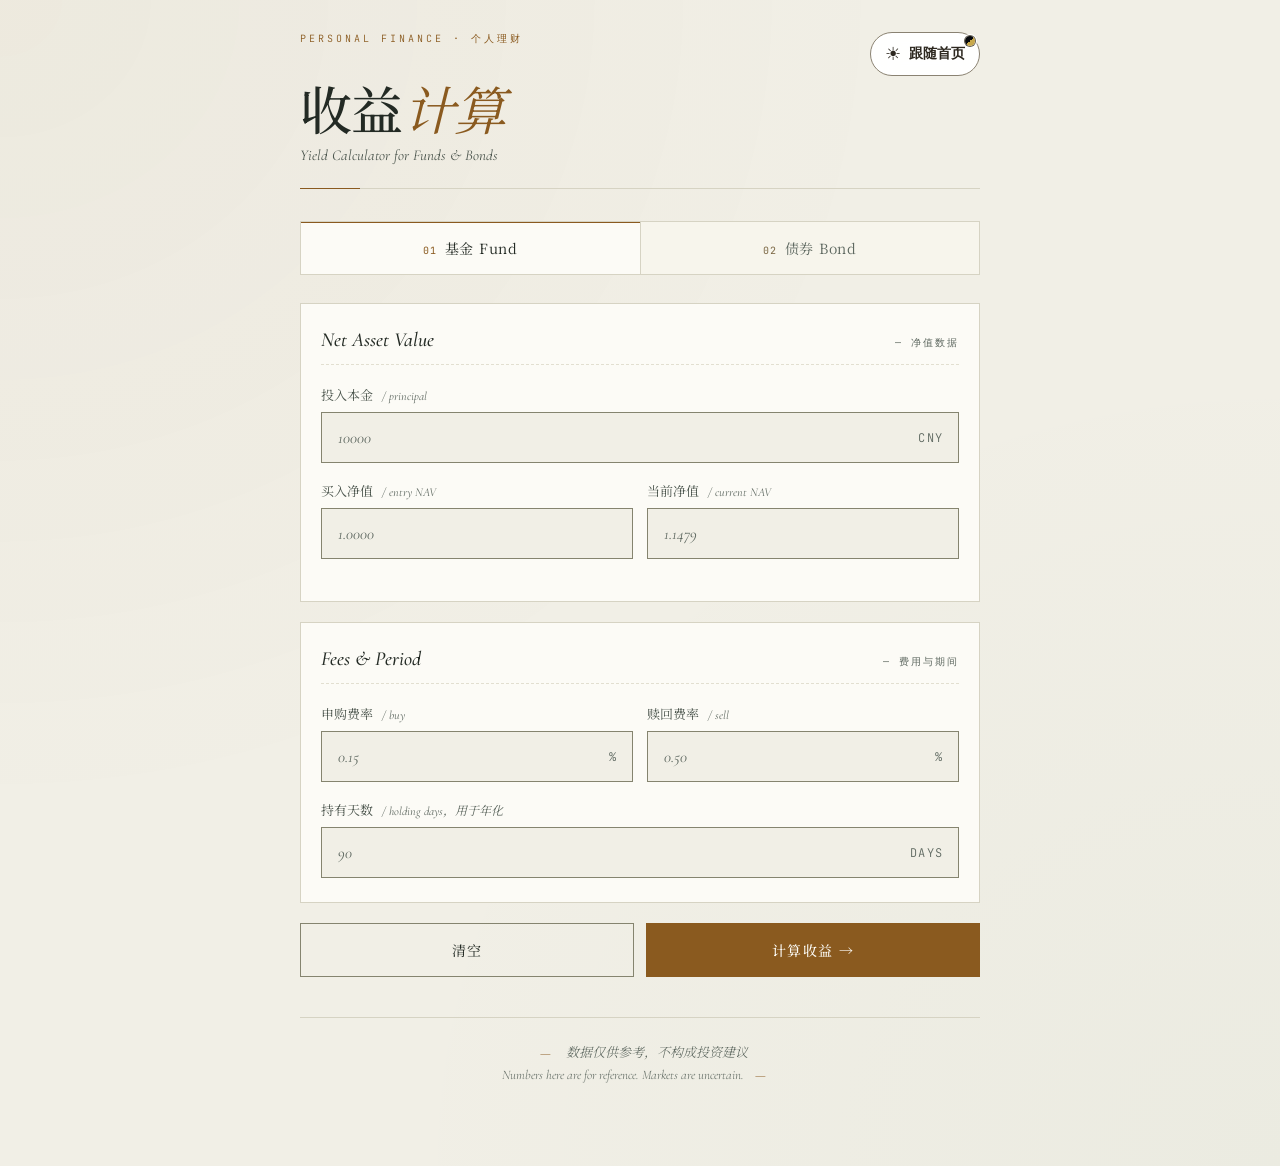
<file: earnings-calculator.html>
<!DOCTYPE html>
<html lang="zh-CN">
<head>
<meta charset="UTF-8">
<meta name="viewport" content="width=device-width, initial-scale=1.0, maximum-scale=1.0">
<!-- 主题接入:必须同步加载并在任何 <style> 之前初始化;theme-manager.js / theme-tokens.css 缺失时保持 :root 的深色(classic)回退 -->
<meta name="color-scheme" content="light dark">
<script src="theme-manager.js"></script>
<script>window.LifeToolsTheme && LifeToolsTheme.initAntiFOUC("earnings");</script>
<link rel="stylesheet" href="theme-tokens.css">
<title>收益计算器 · Yield Calculator</title>
<link rel="icon" type="image/svg+xml" href="data:image/svg+xml,%3Csvg xmlns='http://www.w3.org/2000/svg' viewBox='0 0 64 64'%3E%3Crect width='64' height='64' rx='14' fill='%231a1508'/%3E%3Ctext x='50%25' y='54%25' dominant-baseline='central' text-anchor='middle' font-size='36'%3E🪙%3C/text%3E%3C/svg%3E">
<link rel="preconnect" href="https://fonts.googleapis.com">
<link rel="preconnect" href="https://fonts.gstatic.com" crossorigin>
<link href="https://fonts.googleapis.com/css2?family=Cormorant+Garamond:ital,wght@0,400;0,500;0,600;1,400&family=JetBrains+Mono:wght@300;400;500;600&family=Noto+Serif+SC:wght@300;400;500;600&display=swap" rel="stylesheet">
<style>
  * { margin: 0; padding: 0; box-sizing: border-box; -webkit-tap-highlight-color: transparent; }
  
  /* 主题变量(明暗 data-theme × 风格 data-style,由 theme-manager.js 写在 <html> 上)
     · :root = classic 深色(页面原生配色),同时是无 JS / theme-manager.js 缺失时的回退
     · html[data-theme="light"] = classic 浅色(暖纸 + 墨绿)
     · LT-THEME-MAP 块 = tech / fresh / paper,别名到 theme-tokens.css 的共享令牌(--lt-*) */
  :root {
    --bg: #0f1410;
    --bg-elev: #161c18;
    --bg-card: #1a211c;
    --line: #2a332d;
    --line-soft: #232b26;
    --line-ctl: #657067; /* 输入框 / 按钮边界:对卡片底 ≥ 3:1(旧版直接用 --line,仅约 1.2:1) */
    --ink: #e8e4d8;
    --ink-dim: #9aa098;
    --ink-faint: #858d86; /* 旧 #6a716b:对卡片底仅 3.3:1;新值 ≥ 4.8:1 */
    --accent: #d4a574;
    --accent-soft: #a08966; /* 旧 #8a7355:Tab 序号对卡片底仅 3.65:1;新值 ≥ 4.9:1 */
    --accent-hover: #e6b88a;
    --btn-bg: var(--accent);
    --btn-ink: var(--bg);
    --positive: #7ba87b;
    --negative: #c97b6c;
    --focus: #d4a574;
    --bg-deco: none; /* 背景装饰(tech 网格 / fresh 光晕 / paper 横格),classic 不用 */
    --glow-1: color-mix(in srgb, var(--accent) 4%, transparent);
    --glow-2: color-mix(in srgb, var(--positive) 3%, transparent);
    --r-box: 0px; --r-ctl: 0px;
    --serif: 'Cormorant Garamond', 'Noto Serif SC', serif;
    --sc: 'Noto Serif SC', serif;
    --mono: 'JetBrains Mono', ui-monospace, monospace;
  }

  /* classic 浅色(暖纸 + 墨绿):页面原生深色之外新增的另一半 */
  html[data-theme="light"] {
    --bg: #f1efe6;
    --bg-elev: #f7f5ec;
    --bg-card: #fcfbf6;
    --line: #d6d3c3;
    --line-soft: #e2dfd0;
    --line-ctl: #85846f;
    --ink: #232a24;
    --ink-dim: #4a544c;
    --ink-faint: #5e6860;
    --accent: #8a5a1f;
    --accent-soft: #7a6642;
    --accent-hover: #6f4912;
    --btn-ink: #fcfbf6;
    --positive: #2d6a3e;
    --negative: #a8402c;
    --focus: #8a5a1f;
  }
  
  html, body {
    background: var(--bg);
    color: var(--ink);
    font-family: var(--sc);
    font-weight: 300;
    -webkit-font-smoothing: antialiased;
    min-height: 100vh;
    overflow-x: hidden;
  }
  
  body {
    background-image:
      var(--bg-deco, none),
      radial-gradient(ellipse at top left, var(--glow-1), transparent 50%),
      radial-gradient(ellipse at bottom right, var(--glow-2), transparent 50%);
  }
  
  .container {
    max-width: 720px;
    margin: 0 auto;
    padding: 32px 20px 80px;
  }
  
  /* Header */
  .header {
    border-bottom: 1px solid var(--line);
    padding-bottom: 24px;
    margin-bottom: 32px;
    position: relative;
  }
  
  .header::after {
    content: '';
    position: absolute;
    bottom: -1px;
    left: 0;
    width: 60px;
    height: 1px;
    background: var(--accent);
  }
  
  .header-top {
    display: flex;
    align-items: flex-start;
    justify-content: space-between;
    gap: 12px;
    margin-bottom: 12px;
  }

  .header-top .eyebrow { margin-bottom: 0; }

  .theme-slot { display: contents; }
  #themeSlot > .lt-theme-root { flex-shrink: 0; }

  .eyebrow {
    font-family: var(--mono);
    font-size: 10px;
    letter-spacing: 0.3em;
    color: var(--accent);
    text-transform: uppercase;
    margin-bottom: 12px;
  }
  
  .title {
    font-family: var(--serif);
    font-size: clamp(36px, 8vw, 52px);
    font-weight: 500;
    line-height: 1;
    letter-spacing: -0.01em;
    margin-bottom: 6px;
  }
  
  .title em {
    font-style: italic;
    color: var(--accent);
    font-weight: 400;
  }
  
  .subtitle {
    font-family: var(--serif);
    font-style: italic;
    font-size: 15px;
    color: var(--ink-dim);
    font-weight: 400;
  }
  
  /* Tab Switcher */
  .tabs {
    display: flex;
    gap: 0;
    margin-bottom: 28px;
    border: 1px solid var(--line);
    border-radius: var(--r-box);
    overflow: hidden;
    background: var(--bg-elev);
  }
  
  .tab {
    flex: 1;
    padding: 16px 12px;
    background: transparent;
    border: none;
    color: var(--ink-faint);
    font-family: var(--sc);
    font-size: 14px;
    font-weight: 400;
    letter-spacing: 0.05em;
    cursor: pointer;
    transition: all 0.3s ease;
    position: relative;
    border-right: 1px solid transparent;
  }
  
  .tab:last-child { border-right: none; }

  .tab::before {
    content: '';
    position: absolute;
    top: 0;
    right: -1px;
    bottom: 0;
    width: 1px;
    background: var(--line);
  }

  .tab:last-child::before { display: none; }
  
  .tab .tab-num {
    font-family: var(--mono);
    font-size: 10px;
    color: var(--accent-soft);
    margin-right: 8px;
    letter-spacing: 0.1em;
  }
  
  .tab.active {
    color: var(--ink);
    background: var(--bg-card);
  }
  
  .tab.active .tab-num { color: var(--accent); }
  
  .tab.active::after {
    content: '';
    position: absolute;
    top: 0;
    left: 0;
    right: 0;
    height: 1px;
    background: var(--accent);
  }
  
  /* Panel */
  .panel {
    display: none;
    animation: fadeIn 0.4s ease;
  }
  
  .panel.active { display: block; }
  
  @keyframes fadeIn {
    from { opacity: 0; transform: translateY(8px); }
    to { opacity: 1; transform: translateY(0); }
  }
  
  /* Form */
  .form-section {
    background: var(--bg-card);
    border: 1px solid var(--line);
    border-radius: var(--r-box);
    padding: 24px 20px;
    margin-bottom: 20px;
  }
  
  .section-label {
    display: flex;
    align-items: baseline;
    justify-content: space-between;
    margin-bottom: 20px;
    padding-bottom: 12px;
    border-bottom: 1px dashed var(--line-soft);
  }
  
  .section-label h3 {
    font-family: var(--serif);
    font-size: 20px;
    font-weight: 500;
    font-style: italic;
    color: var(--ink);
  }
  
  .section-label .index {
    font-family: var(--mono);
    font-size: 10px;
    color: var(--ink-faint);
    letter-spacing: 0.2em;
  }
  
  .field {
    margin-bottom: 18px;
  }
  
  .field:last-child { margin-bottom: 0; }
  
  .field label {
    display: block;
    font-size: 13px;
    color: var(--ink-dim);
    margin-bottom: 8px;
    font-weight: 400;
  }
  
  .field label .hint {
    font-family: var(--serif);
    font-style: italic;
    color: var(--ink-faint);
    font-size: 12px;
    margin-left: 6px;
  }
  
  .input-wrap {
    position: relative;
    display: flex;
    align-items: center;
  }
  
  .input-wrap input {
    width: 100%;
    background: var(--bg);
    border: 1px solid var(--line-ctl);
    color: var(--ink);
    padding: 14px 16px;
    font-family: var(--mono);
    font-size: 16px;
    font-weight: 400;
    border-radius: var(--r-ctl);
    transition: border-color 0.2s ease;
    -webkit-appearance: none;
    appearance: none;
  }
  
  .input-wrap input:focus {
    outline: none;
    border-color: var(--accent);
  }

  /* 键盘焦点:仅边框变色对旧边界不足 3:1,另加实线外环 */
  .input-wrap input:focus-visible,
  .btn:focus-visible,
  .tab:focus-visible,
  .toggle-mode button:focus-visible {
    outline: 2px solid var(--focus);
    outline-offset: 2px;
  }

  .toggle-mode button { border-radius: var(--r-ctl); }
  
  .input-wrap input::placeholder {
    color: var(--ink-faint);
    font-family: var(--serif);
    font-style: italic;
  }
  
  .input-wrap .unit {
    position: absolute;
    right: 16px;
    font-family: var(--mono);
    font-size: 12px;
    color: var(--ink-faint);
    pointer-events: none;
    letter-spacing: 0.1em;
  }
  
  .row {
    display: grid;
    grid-template-columns: 1fr 1fr;
    gap: 14px;
  }
  
  /* Buttons */
  .btn-row {
    display: flex;
    gap: 12px;
    margin-bottom: 24px;
  }
  
  .btn {
    flex: 1;
    padding: 16px;
    font-family: var(--sc);
    font-size: 14px;
    font-weight: 400;
    letter-spacing: 0.1em;
    border: 1px solid var(--line-ctl);
    background: transparent;
    color: var(--ink);
    cursor: pointer;
    transition: all 0.25s ease;
    border-radius: var(--r-ctl);
    position: relative;
    overflow: hidden;
  }
  
  .btn-primary {
    background: var(--btn-bg);
    color: var(--btn-ink);
    border-color: var(--btn-bg);
    font-weight: 500;
  }
  
  .btn-primary:hover { background: var(--accent-hover); border-color: var(--accent-hover); }
  .btn-primary:active { transform: translateY(1px); }
  
  .btn-ghost:hover { border-color: var(--accent-soft); color: var(--accent); }
  
  /* Result */
  .result {
    background: var(--bg-elev);
    border: 1px solid var(--line);
    border-radius: var(--r-box);
    position: relative;
    overflow: hidden;
    display: none;
  }
  
  .result.show {
    display: block;
    animation: revealUp 0.6s cubic-bezier(0.2, 0.8, 0.2, 1);
  }
  
  @keyframes revealUp {
    from { opacity: 0; transform: translateY(20px); }
    to { opacity: 1; transform: translateY(0); }
  }
  
  .result::before {
    content: '';
    position: absolute;
    top: 0;
    left: 0;
    right: 0;
    height: 2px;
    background: linear-gradient(90deg, var(--accent) 0%, var(--accent-soft) 50%, transparent 100%);
  }
  
  .result-header {
    padding: 24px 24px 16px;
    border-bottom: 1px solid var(--line-soft);
  }
  
  .result-eyebrow {
    font-family: var(--mono);
    font-size: 10px;
    letter-spacing: 0.3em;
    color: var(--accent);
    text-transform: uppercase;
    margin-bottom: 8px;
  }
  
  .result-headline {
    font-family: var(--serif);
    font-style: italic;
    font-size: 18px;
    color: var(--ink-dim);
    font-weight: 400;
  }
  
  .result-body {
    padding: 24px;
  }
  
  .figure-grand {
    margin-bottom: 28px;
    padding-bottom: 24px;
    border-bottom: 1px dashed var(--line-soft);
  }
  
  .figure-label {
    font-family: var(--serif);
    font-style: italic;
    font-size: 14px;
    color: var(--ink-faint);
    margin-bottom: 8px;
  }
  
  .figure-value {
    font-family: var(--mono);
    font-size: clamp(36px, 9vw, 48px);
    font-weight: 400;
    letter-spacing: -0.02em;
    line-height: 1;
  }
  
  .figure-value.positive { color: var(--positive); }
  .figure-value.negative { color: var(--negative); }
  
  .figure-value .sign {
    font-size: 0.6em;
    margin-right: 4px;
  }
  
  .figure-value .unit-suffix {
    font-size: 0.4em;
    color: var(--ink-faint);
    margin-left: 6px;
    font-weight: 300;
  }
  
  .breakdown {
    display: grid;
    grid-template-columns: repeat(2, 1fr);
    gap: 20px 24px;
    margin-bottom: 24px;
  }
  
  .breakdown-item {
    border-left: 1px solid var(--line);
    padding-left: 14px;
  }
  
  .breakdown-item .b-label {
    font-size: 11px;
    color: var(--ink-faint);
    font-family: var(--mono);
    letter-spacing: 0.1em;
    margin-bottom: 6px;
    text-transform: uppercase;
  }
  
  .breakdown-item .b-value {
    font-family: var(--mono);
    font-size: 17px;
    color: var(--ink);
    font-weight: 400;
  }
  
  .breakdown-item .b-value.accent { color: var(--accent); }
  
  .calc-detail {
    background: var(--bg);
    border: 1px solid var(--line-soft);
    border-radius: var(--r-ctl);
    padding: 18px;
    margin-top: 8px;
  }
  
  .calc-detail .cd-title {
    font-family: var(--serif);
    font-style: italic;
    font-size: 14px;
    color: var(--accent);
    margin-bottom: 12px;
  }
  
  .calc-detail .cd-line {
    font-family: var(--mono);
    font-size: 12px;
    color: var(--ink-dim);
    line-height: 1.9;
    word-break: break-all;
  }
  
  .calc-detail .cd-line .op { color: var(--accent-soft); margin: 0 6px; }
  .calc-detail .cd-line .res { color: var(--ink); font-weight: 500; }
  
  /* Notes */
  .footer-note {
    margin-top: 40px;
    padding-top: 24px;
    border-top: 1px solid var(--line);
    font-family: var(--serif);
    font-style: italic;
    font-size: 13px;
    color: var(--ink-faint);
    text-align: center;
    line-height: 1.7;
  }
  
  .footer-note .ornament {
    color: var(--accent);
    margin: 0 8px;
    letter-spacing: 0.3em;
  }
  
  /* Toggle for bond mode */
  .toggle-mode {
    display: flex;
    background: var(--bg);
    border: 1px solid var(--line-ctl);
    border-radius: var(--r-ctl);
    margin-bottom: 18px;
  }
  
  .toggle-mode button {
    flex: 1;
    padding: 12px;
    background: transparent;
    border: none;
    color: var(--ink-faint);
    font-family: var(--sc);
    font-size: 13px;
    cursor: pointer;
    transition: all 0.2s ease;
  }
  
  .toggle-mode button.active {
    background: var(--bg-card);
    color: var(--accent);
  }
  
  /* Error state */
  .error-msg {
    color: var(--negative);
    font-size: 12px;
    font-family: var(--serif);
    font-style: italic;
    margin-top: 6px;
    display: none;
  }
  
  .error-msg.show { display: block; }
  
  input[type="number"]::-webkit-inner-spin-button,
  input[type="number"]::-webkit-outer-spin-button {
    -webkit-appearance: none;
    margin: 0;
  }
  
  input[type="number"] { -moz-appearance: textfield; }
  
  /* LT-THEME-MAP —— tech / fresh / paper:把页面变量别名到共享令牌(theme-tokens.css)。
     · 每个 var(--lt-*, 回退值) 的回退值 = classic 深色原值,theme-tokens.css 缺失时页面不崩
     · 特异性 (0,2,1) 高于 :root (0,1,0) 与 html[data-theme="light"] (0,1,1),无需 !important
     · --accent 在页面里既当文字色又当装饰线,映射到 --lt-accent-strong(对各层底 ≥ 5:1);主按钮填充单独用 --lt-accent / --lt-on-accent
     · 页面自有语义色(收益 positive / 亏损 negative)映射到 good / bad,正负号 + - 仍随数字显示,不只靠颜色 */
  html[data-style]:not([data-style="classic"]) {
    --bg: var(--lt-bg, #0f1410);
    --bg-elev: var(--lt-surface-2, #161c18);
    --bg-card: var(--lt-surface, #1a211c);
    --line: var(--lt-border, #2a332d);
    --line-soft: color-mix(in srgb, var(--lt-border, #232b26) 60%, var(--lt-bg, #0f1410));
    --line-ctl: var(--lt-border-strong, #657067);
    --ink: var(--lt-text, #e8e4d8);
    --ink-dim: color-mix(in srgb, var(--lt-text, #9aa098) 45%, var(--lt-text-muted, #9aa098));
    --ink-faint: var(--lt-text-muted, #858d86);
    --accent: var(--lt-accent-strong, #d4a574);
    --accent-soft: color-mix(in srgb, var(--lt-accent-strong, #a08966) 55%, var(--lt-text-muted, #a08966));
    --accent-hover: color-mix(in srgb, var(--lt-accent, #e6b88a) 80%, var(--lt-text, #fff));
    --btn-bg: var(--lt-accent, #d4a574);
    --btn-ink: var(--lt-on-accent, #0f1410);
    --positive: var(--lt-good, #7ba87b);
    --negative: var(--lt-bad, #c97b6c);
    --focus: var(--lt-focus, #d4a574);
    --bg-deco: var(--lt-bg-deco, none);
    --r-box: var(--lt-radius, 0px);
    --r-ctl: var(--lt-radius-sm, 0px);
  }

  @media (max-width: 480px) {
    .container { padding: 24px 16px 60px; }
    .form-section { padding: 20px 16px; }
    .result-body { padding: 20px 16px; }
    .result-header { padding: 20px 16px 14px; }
    .breakdown { grid-template-columns: 1fr; gap: 16px; }
    .row { grid-template-columns: 1fr; gap: 16px; }
    .tab { font-size: 13px; padding: 14px 8px; }
  }
</style>
</head>
<body>

<div class="container">
  
  <header class="header">
    <div class="header-top">
      <div class="eyebrow">Personal Finance · 个人理财</div>
      <div class="theme-slot" id="themeSlot"></div>
    </div>
    <h1 class="title">收益<em>计算</em></h1>
    <p class="subtitle">Yield Calculator for Funds &amp; Bonds</p>
  </header>
  
  <div class="tabs">
    <button class="tab active" data-tab="fund">
      <span class="tab-num">01</span>基金 Fund
    </button>
    <button class="tab" data-tab="bond">
      <span class="tab-num">02</span>债券 Bond
    </button>
  </div>
  
  <!-- ============ FUND PANEL ============ -->
  <section class="panel active" id="panel-fund">
    
    <div class="form-section">
      <div class="section-label">
        <h3>Net Asset Value</h3>
        <span class="index">— 净值数据</span>
      </div>
      
      <div class="field">
        <label>投入本金 <span class="hint">/ principal</span></label>
        <div class="input-wrap">
          <input type="number" id="f-principal" placeholder="10000" inputmode="decimal" step="0.01">
          <span class="unit">CNY</span>
        </div>
      </div>
      
      <div class="row">
        <div class="field">
          <label>买入净值 <span class="hint">/ entry NAV</span></label>
          <div class="input-wrap">
            <input type="number" id="f-nav-buy" placeholder="1.0000" inputmode="decimal" step="0.0001">
          </div>
        </div>
        <div class="field">
          <label>当前净值 <span class="hint">/ current NAV</span></label>
          <div class="input-wrap">
            <input type="number" id="f-nav-now" placeholder="1.1479" inputmode="decimal" step="0.0001">
          </div>
        </div>
      </div>
    </div>
    
    <div class="form-section">
      <div class="section-label">
        <h3>Fees &amp; Period</h3>
        <span class="index">— 费用与期间</span>
      </div>
      
      <div class="row">
        <div class="field">
          <label>申购费率 <span class="hint">/ buy</span></label>
          <div class="input-wrap">
            <input type="number" id="f-fee-buy" placeholder="0.15" inputmode="decimal" step="0.01">
            <span class="unit">%</span>
          </div>
        </div>
        <div class="field">
          <label>赎回费率 <span class="hint">/ sell</span></label>
          <div class="input-wrap">
            <input type="number" id="f-fee-sell" placeholder="0.50" inputmode="decimal" step="0.01">
            <span class="unit">%</span>
          </div>
        </div>
      </div>
      
      <div class="field">
        <label>持有天数 <span class="hint">/ holding days，用于年化</span></label>
        <div class="input-wrap">
          <input type="number" id="f-days" placeholder="90" inputmode="numeric" step="1">
          <span class="unit">DAYS</span>
        </div>
      </div>
    </div>
    
    <div class="btn-row">
      <button class="btn btn-ghost" onclick="resetFund()">清空</button>
      <button class="btn btn-primary" onclick="calcFund()">计算收益 →</button>
    </div>
    
    <div class="result" id="fund-result">
      <div class="result-header">
        <div class="result-eyebrow">Result · 计算结果</div>
        <div class="result-headline" id="f-headline">基金持有收益</div>
      </div>
      <div class="result-body">
        <div class="figure-grand">
          <div class="figure-label">净收益 · Net Profit</div>
          <div class="figure-value" id="f-profit">¥ 0.00</div>
        </div>
        
        <div class="breakdown">
          <div class="breakdown-item">
            <div class="b-label">Shares 持有份额</div>
            <div class="b-value" id="f-shares">—</div>
          </div>
          <div class="breakdown-item">
            <div class="b-label">Market Value 当前市值</div>
            <div class="b-value" id="f-market">—</div>
          </div>
          <div class="breakdown-item">
            <div class="b-label">Total Fees 总费用</div>
            <div class="b-value" id="f-fees">—</div>
          </div>
          <div class="breakdown-item">
            <div class="b-label">Return 持有期收益率</div>
            <div class="b-value accent" id="f-return">—</div>
          </div>
          <div class="breakdown-item" style="grid-column: 1 / -1;">
            <div class="b-label">Annualized 年化收益率</div>
            <div class="b-value accent" id="f-annual">—</div>
          </div>
        </div>
        
        <div class="calc-detail">
          <div class="cd-title">— 计算过程</div>
          <div class="cd-line" id="f-detail"></div>
        </div>
      </div>
    </div>
  </section>
  
  <!-- ============ BOND PANEL ============ -->
  <section class="panel" id="panel-bond">
    
    <div class="toggle-mode">
      <button class="active" data-bond-mode="hold">持有到期</button>
      <button data-bond-mode="sell">中途卖出</button>
    </div>
    
    <div class="form-section">
      <div class="section-label">
        <h3>Bond Details</h3>
        <span class="index">— 债券要素</span>
      </div>
      
      <div class="field">
        <label>投入本金 <span class="hint">/ 买入金额，按面值计</span></label>
        <div class="input-wrap">
          <input type="number" id="b-principal" placeholder="10000" inputmode="decimal" step="0.01">
          <span class="unit">CNY</span>
        </div>
      </div>
      
      <div class="row">
        <div class="field">
          <label>买入价格 <span class="hint">/ 面值100</span></label>
          <div class="input-wrap">
            <input type="number" id="b-price-buy" placeholder="100" inputmode="decimal" step="0.01">
          </div>
        </div>
        <div class="field" id="b-price-sell-field" style="display:none;">
          <label>卖出价格 <span class="hint">/ exit</span></label>
          <div class="input-wrap">
            <input type="number" id="b-price-sell" placeholder="101.50" inputmode="decimal" step="0.01">
          </div>
        </div>
        <div class="field" id="b-price-face-field">
          <label>到期面值 <span class="hint">/ face</span></label>
          <div class="input-wrap">
            <input type="number" id="b-price-face" placeholder="100" inputmode="decimal" step="0.01" value="100">
          </div>
        </div>
      </div>
      
      <div class="row">
        <div class="field">
          <label>票面利率 <span class="hint">/ coupon</span></label>
          <div class="input-wrap">
            <input type="number" id="b-coupon" placeholder="3.00" inputmode="decimal" step="0.01">
            <span class="unit">%</span>
          </div>
        </div>
        <div class="field">
          <label>持有天数 <span class="hint">/ days</span></label>
          <div class="input-wrap">
            <input type="number" id="b-days" placeholder="365" inputmode="numeric" step="1">
            <span class="unit">DAYS</span>
          </div>
        </div>
      </div>
    </div>
    
    <div class="btn-row">
      <button class="btn btn-ghost" onclick="resetBond()">清空</button>
      <button class="btn btn-primary" onclick="calcBond()">计算收益 →</button>
    </div>
    
    <div class="result" id="bond-result">
      <div class="result-header">
        <div class="result-eyebrow">Result · 计算结果</div>
        <div class="result-headline" id="b-headline">债券持有收益</div>
      </div>
      <div class="result-body">
        <div class="figure-grand">
          <div class="figure-label">净收益 · Total Return</div>
          <div class="figure-value" id="b-profit">¥ 0.00</div>
        </div>
        
        <div class="breakdown">
          <div class="breakdown-item">
            <div class="b-label">Coupon 利息收益</div>
            <div class="b-value" id="b-interest">—</div>
          </div>
          <div class="breakdown-item">
            <div class="b-label">Capital Gain 价差收益</div>
            <div class="b-value" id="b-spread">—</div>
          </div>
          <div class="breakdown-item">
            <div class="b-label">Return 持有期收益率</div>
            <div class="b-value accent" id="b-return">—</div>
          </div>
          <div class="breakdown-item">
            <div class="b-label">Annualized 年化收益率</div>
            <div class="b-value accent" id="b-annual">—</div>
          </div>
        </div>
        
        <div class="calc-detail">
          <div class="cd-title">— 计算过程</div>
          <div class="cd-line" id="b-detail"></div>
        </div>
      </div>
    </div>
  </section>
  
  <p class="footer-note">
    <span class="ornament">—</span>
    数据仅供参考，不构成投资建议<br>
    Numbers here are for reference. Markets are uncertain.
    <span class="ornament">—</span>
  </p>
  
</div>

<script>
  // ============ Tab switching ============
  const tabs = document.querySelectorAll('.tab');
  const panels = document.querySelectorAll('.panel');
  
  tabs.forEach(tab => {
    tab.addEventListener('click', () => {
      tabs.forEach(t => t.classList.remove('active'));
      panels.forEach(p => p.classList.remove('active'));
      tab.classList.add('active');
      document.getElementById('panel-' + tab.dataset.tab).classList.add('active');
    });
  });
  
  // ============ Bond mode toggle ============
  let bondMode = 'hold';
  document.querySelectorAll('[data-bond-mode]').forEach(btn => {
    btn.addEventListener('click', () => {
      document.querySelectorAll('[data-bond-mode]').forEach(b => b.classList.remove('active'));
      btn.classList.add('active');
      bondMode = btn.dataset.bondMode;
      
      const sellField = document.getElementById('b-price-sell-field');
      const faceField = document.getElementById('b-price-face-field');
      
      if (bondMode === 'sell') {
        sellField.style.display = '';
        faceField.style.display = 'none';
      } else {
        sellField.style.display = 'none';
        faceField.style.display = '';
      }
    });
  });
  
  // ============ Helpers ============
  function fmt(n, d = 2) {
    if (!isFinite(n)) return '—';
    return n.toLocaleString('zh-CN', { 
      minimumFractionDigits: d, 
      maximumFractionDigits: d 
    });
  }
  
  function fmtMoney(n) {
    const sign = n < 0 ? '-' : '';
    return sign + '¥ ' + fmt(Math.abs(n), 2);
  }
  
  function fmtPct(n) {
    if (!isFinite(n)) return '—';
    return (n >= 0 ? '+' : '') + n.toFixed(2) + '%';
  }
  
  function getNum(id, def = 0) {
    const v = parseFloat(document.getElementById(id).value);
    return isNaN(v) ? def : v;
  }
  
  function setProfitDisplay(elId, value) {
    const el = document.getElementById(elId);
    el.className = 'figure-value';
    if (value > 0.005) {
      el.classList.add('positive');
      el.innerHTML = '<span class="sign">+</span>¥ ' + fmt(value, 2);
    } else if (value < -0.005) {
      el.classList.add('negative');
      el.innerHTML = '<span class="sign">−</span>¥ ' + fmt(Math.abs(value), 2);
    } else {
      el.innerHTML = '¥ 0.00';
    }
  }
  
  // ============ FUND CALCULATION ============
  function calcFund() {
    const principal = getNum('f-principal');
    const navBuy = getNum('f-nav-buy');
    const navNow = getNum('f-nav-now');
    const feeBuyPct = getNum('f-fee-buy');
    const feeSellPct = getNum('f-fee-sell');
    const days = getNum('f-days');
    
    if (principal <= 0 || navBuy <= 0 || navNow <= 0) {
      alert('请填写本金、买入净值、当前净值（必须 > 0）');
      return;
    }
    
    // Fee structure: buy fee deducted from principal first
    const buyFee = principal * (feeBuyPct / 100);
    const investedAmount = principal - buyFee;
    const shares = investedAmount / navBuy;
    const marketValue = shares * navNow;
    const sellFee = marketValue * (feeSellPct / 100);
    const netReceive = marketValue - sellFee;
    const profit = netReceive - principal;
    const totalFees = buyFee + sellFee;
    const returnRate = (profit / principal) * 100;
    const annualized = days > 0 ? returnRate * (365 / days) : NaN;
    
    // Display
    setProfitDisplay('f-profit', profit);
    document.getElementById('f-shares').textContent = fmt(shares, 2) + ' 份';
    document.getElementById('f-market').textContent = '¥ ' + fmt(marketValue, 2);
    document.getElementById('f-fees').textContent = '¥ ' + fmt(totalFees, 2);
    document.getElementById('f-return').textContent = fmtPct(returnRate);
    document.getElementById('f-annual').textContent = isFinite(annualized) ? fmtPct(annualized) : '— (需填写天数)';
    
    // Headline based on profit
    const headline = document.getElementById('f-headline');
    if (profit > 0) headline.textContent = '一笔不错的收成';
    else if (profit < 0) headline.textContent = '暂时浮亏，请稍安';
    else headline.textContent = '不赔不赚';
    
    // Calculation detail
    document.getElementById('f-detail').innerHTML = `
      申购费 = ${principal} <span class="op">×</span> ${feeBuyPct}% <span class="op">=</span> <span class="res">¥${fmt(buyFee, 2)}</span><br>
      实际申购金额 = ${principal} <span class="op">−</span> ${fmt(buyFee, 2)} <span class="op">=</span> <span class="res">¥${fmt(investedAmount, 2)}</span><br>
      持有份额 = ${fmt(investedAmount, 2)} <span class="op">÷</span> ${navBuy} <span class="op">=</span> <span class="res">${fmt(shares, 4)} 份</span><br>
      当前市值 = ${fmt(shares, 4)} <span class="op">×</span> ${navNow} <span class="op">=</span> <span class="res">¥${fmt(marketValue, 2)}</span><br>
      赎回费 = ${fmt(marketValue, 2)} <span class="op">×</span> ${feeSellPct}% <span class="op">=</span> <span class="res">¥${fmt(sellFee, 2)}</span><br>
      到手金额 = ${fmt(marketValue, 2)} <span class="op">−</span> ${fmt(sellFee, 2)} <span class="op">=</span> <span class="res">¥${fmt(netReceive, 2)}</span><br>
      净收益 = ${fmt(netReceive, 2)} <span class="op">−</span> ${principal} <span class="op">=</span> <span class="res">¥${fmt(profit, 2)}</span>
    `;
    
    const result = document.getElementById('fund-result');
    result.classList.add('show');
    setTimeout(() => result.scrollIntoView({ behavior: 'smooth', block: 'start' }), 100);
  }
  
  function resetFund() {
    ['f-principal','f-nav-buy','f-nav-now','f-fee-buy','f-fee-sell','f-days'].forEach(id => {
      document.getElementById(id).value = '';
    });
    document.getElementById('fund-result').classList.remove('show');
  }
  
  // ============ BOND CALCULATION ============
  function calcBond() {
    const principal = getNum('b-principal');
    const priceBuy = getNum('b-price-buy');
    const coupon = getNum('b-coupon');
    const days = getNum('b-days');
    
    let priceExit;
    if (bondMode === 'sell') {
      priceExit = getNum('b-price-sell');
    } else {
      priceExit = getNum('b-price-face', 100);
    }
    
    if (principal <= 0 || priceBuy <= 0 || priceExit <= 0 || days <= 0) {
      alert('请填写本金、买入价格、卖出/到期价格、持有天数（必须 > 0）');
      return;
    }
    
    // Coupon interest: principal × coupon% × (days/365)
    const interest = principal * (coupon / 100) * (days / 365);
    
    // Capital gain: principal × (priceExit - priceBuy) / priceBuy
    const spread = principal * (priceExit - priceBuy) / priceBuy;
    
    const profit = interest + spread;
    const returnRate = (profit / principal) * 100;
    const annualized = returnRate * (365 / days);
    
    // Display
    setProfitDisplay('b-profit', profit);
    document.getElementById('b-interest').textContent = '¥ ' + fmt(interest, 2);
    
    const spreadEl = document.getElementById('b-spread');
    if (spread > 0.005) spreadEl.textContent = '+¥ ' + fmt(spread, 2);
    else if (spread < -0.005) spreadEl.textContent = '−¥ ' + fmt(Math.abs(spread), 2);
    else spreadEl.textContent = '¥ 0.00';
    
    document.getElementById('b-return').textContent = fmtPct(returnRate);
    document.getElementById('b-annual').textContent = fmtPct(annualized);
    
    // Headline
    const headline = document.getElementById('b-headline');
    if (bondMode === 'hold') headline.textContent = '债券持有到期收益';
    else headline.textContent = '债券中途卖出收益';
    
    // Detail
    const exitLabel = bondMode === 'hold' ? '到期面值' : '卖出价格';
    document.getElementById('b-detail').innerHTML = `
      利息收益 = ${principal} <span class="op">×</span> ${coupon}% <span class="op">×</span> (${days}/365) <span class="op">=</span> <span class="res">¥${fmt(interest, 2)}</span><br>
      价差收益 = ${principal} <span class="op">×</span> (${priceExit} <span class="op">−</span> ${priceBuy}) <span class="op">÷</span> ${priceBuy} <span class="op">=</span> <span class="res">${spread >= 0 ? '+' : '−'}¥${fmt(Math.abs(spread), 2)}</span><br>
      ${exitLabel} = ${priceExit}<br>
      总收益 = 利息 <span class="op">+</span> 价差 <span class="op">=</span> <span class="res">${profit >= 0 ? '+' : '−'}¥${fmt(Math.abs(profit), 2)}</span><br>
      持有期收益率 = ${fmt(profit, 2)} <span class="op">÷</span> ${principal} <span class="op">=</span> <span class="res">${fmtPct(returnRate)}</span><br>
      年化收益率 = ${fmtPct(returnRate)} <span class="op">×</span> (365/${days}) <span class="op">=</span> <span class="res">${fmtPct(annualized)}</span>
    `;
    
    const result = document.getElementById('bond-result');
    result.classList.add('show');
    setTimeout(() => result.scrollIntoView({ behavior: 'smooth', block: 'start' }), 100);
  }
  
  function resetBond() {
    ['b-principal','b-price-buy','b-price-sell','b-price-face','b-coupon','b-days'].forEach(id => {
      const el = document.getElementById(id);
      if (id === 'b-price-face') el.value = '100';
      else el.value = '';
    });
    document.getElementById('bond-result').classList.remove('show');
  }

  // ============ 主题挂件(内联进页头;缺少 theme-manager.js 时静默跳过) ============
  if (window.LifeToolsTheme && typeof window.LifeToolsTheme.mountThemeControl === 'function') {
    window.LifeToolsTheme.mountThemeControl('earnings', { container: document.getElementById('themeSlot') });
  }
</script>

</body>
</html>
</file>
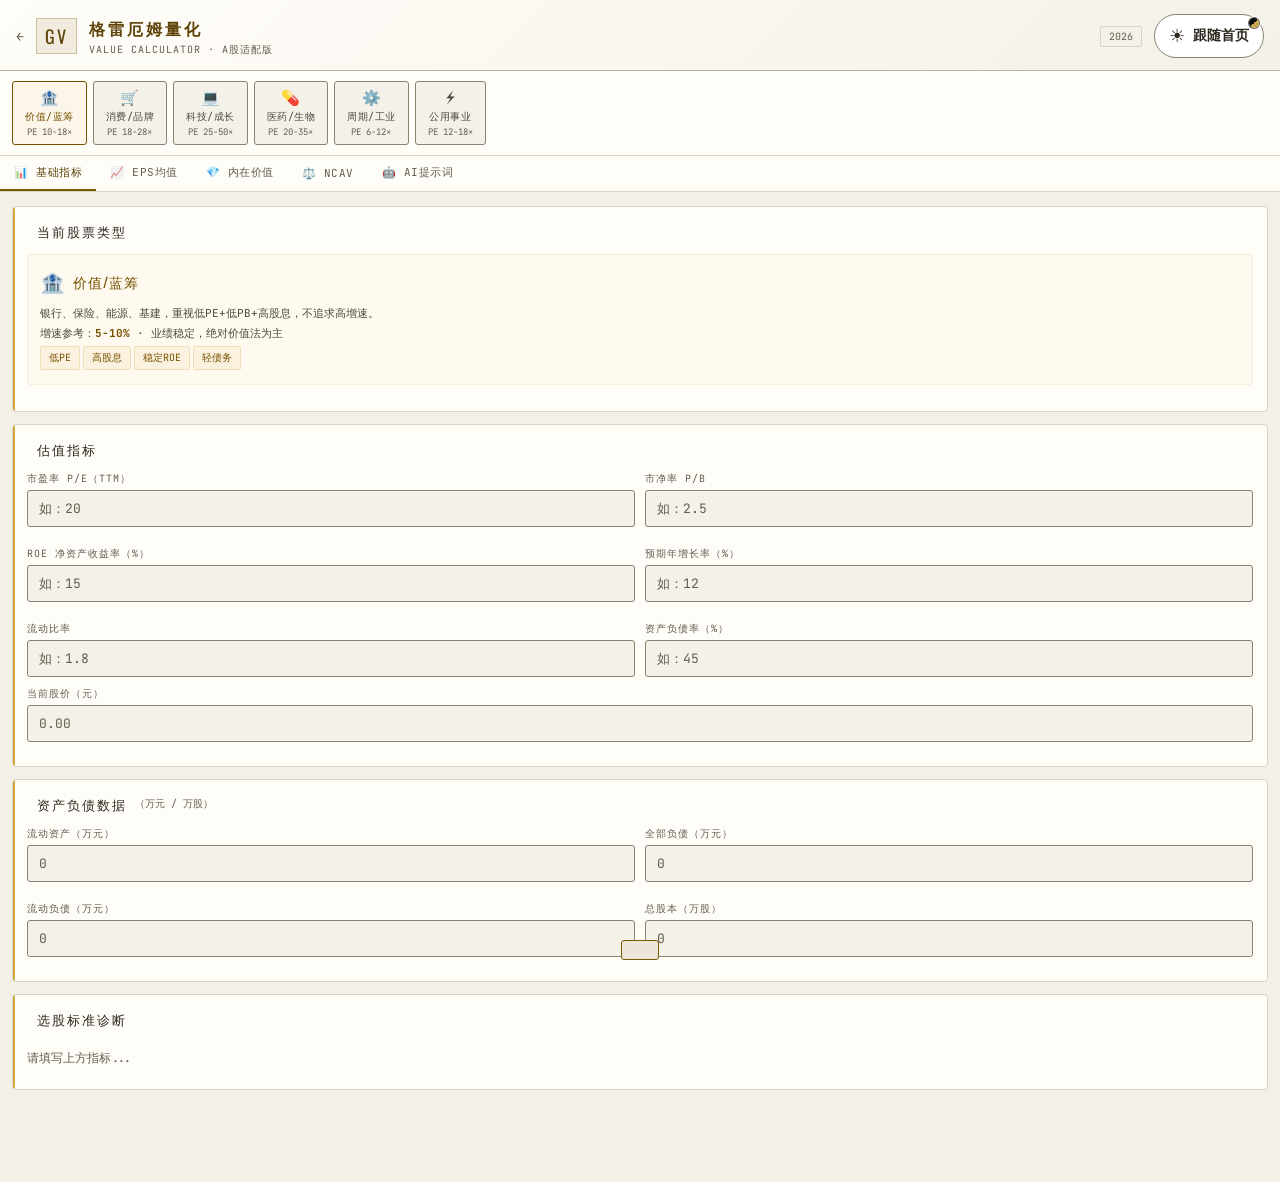
<file: graham-calculator.html>
<!DOCTYPE html>
<html lang="zh-CN">
<head>
<meta charset="UTF-8">
<meta name="viewport" content="width=device-width, initial-scale=1.0, maximum-scale=1.0">
<!-- 主题接入:必须同步加载并在任何 <style> 之前初始化;theme-manager.js / theme-tokens.css 缺失时保持 :root 的深色(classic)回退 -->
<meta name="color-scheme" content="light dark">
<script src="theme-manager.js"></script>
<script>window.LifeToolsTheme && LifeToolsTheme.initAntiFOUC("graham");</script>
<link rel="stylesheet" href="theme-tokens.css">
<title>格雷厄姆量化计算器 2026</title>
<link rel="icon" type="image/svg+xml" href="data:image/svg+xml,%3Csvg xmlns='http://www.w3.org/2000/svg' viewBox='0 0 64 64'%3E%3Crect width='64' height='64' rx='14' fill='%23141118'/%3E%3Ctext x='50%25' y='54%25' dominant-baseline='central' text-anchor='middle' font-size='36'%3E⚖️%3C/text%3E%3C/svg%3E">
<link href="https://fonts.googleapis.com/css2?family=Noto+Serif+SC:wght@300;400;700&family=JetBrains+Mono:wght@300;400;500&family=Oswald:wght@400;500;700&display=swap" rel="stylesheet">
<style>
/* 主题变量(明暗 data-theme × 风格 data-style,由 theme-manager.js 写在 <html> 上)
   · :root = classic 深色(页面原生配色),同时是无 JS / theme-manager.js 缺失时的回退
   · html[data-theme="light"] = classic 浅色(米白金)
   · LT-THEME-MAP 块 = tech / fresh / paper,别名到 theme-tokens.css 的共享令牌(--lt-*)
   · 半透明叠层 / 描边都由基础色 color-mix 派生,换主题时自动跟随 */
:root {
  --bg: #07090c;
  --s1: #0d1117;
  --s2: #141a23;
  --s3: #1c2433;
  --border: #222d3d;
  --border2: #2d3d52;
  --ctl-bd: #5f6b82; /* 控件(输入框/按钮)边界:对相邻底色 ≥ 3:1(旧版直接用 --border2,仅约 1.4:1) */
  --gold: #d4a843;
  --gold2: #f0c96a;
  --gold-dim: rgba(212,168,67,0.1);
  --green: #22c55e;
  --green2: #4ade80;
  --yellow: #eab308;
  --orange: #f97316;
  --red: #f25050; /* 旧 #ef4444:红色徽标(.bl)叠在内在价值结果区淡金底上仅 4.43:1;新值 ≥ 4.7:1 */
  --blue: #3b82f6;
  --teal: #14b8a6;
  --purple: #a855f7;
  --text: #cbd5e1;
  --text2: #94a3b8;
  --muted: #8190a4; /* 旧 #475569:对卡片底仅 2.5:1;新值 ≥ 4.9:1 */
  --slate: #475569;
  --mono: 'JetBrains Mono', monospace;
  --serif: 'Noto Serif SC', serif;
  --display: 'Oswald', sans-serif;
  /* 当前股票类型色:JS(setType)只写入「原色」--tc-raw 与 RGB 三元组 --tr;
     --tc 是按明暗修正过明度的文字版本(深色上提亮、浅色上压暗),保证类型色作为文字时 ≥ 4.5:1 */
  --tc-raw: #d4a843;
  --tr: 212,168,67;
  --tc: var(--tc-raw);
  --tc-lmin: 0.72; /* 深色:oklch 明度下限 */
  --tc-lmax: 0.46; /* 浅色:oklch 明度上限 */
  --btn-a: #c8953a; --btn-b: #a87028; --btn-ink: #07090c;
  --focus: #d4a843;
  --hdr-a: #0d1117; --hdr-b: #111820; --hdr-bd: #2d3d52;
  --bg-deco: none;
  --r-card: 4px; --r-ctl: 3px;
  --shade: 0,0,0; --sh1: 0.3; --sh2: 0.2; /* 内嵌凹陷块(提示框/迷你卡)的叠层:深色用黑 */
  --ck-line: rgba(34,45,61,0.6);

  /* 派生色:由基础色按透明度混合(数值即旧版 rgba 的 alpha) */
  --gold-a10: color-mix(in srgb, var(--gold) 10%, transparent);
  --gold-a30: color-mix(in srgb, var(--gold) 30%, transparent);
  --gold-a25: color-mix(in srgb, var(--gold) 25%, transparent);
  --ctl-a: 60%;
  --gold-ctl: color-mix(in srgb, var(--gold) var(--ctl-a), transparent); /* 幽灵按钮边界:旧版 40% 仅约 2.3:1 */
  --green-a10: color-mix(in srgb, var(--green) 10%, transparent);
  --green-a30: color-mix(in srgb, var(--green) 30%, transparent);
  --yellow-a10: color-mix(in srgb, var(--yellow) 10%, transparent);
  --yellow-a30: color-mix(in srgb, var(--yellow) 30%, transparent);
  --red-a10: color-mix(in srgb, var(--red) 10%, transparent);
  --red-a30: color-mix(in srgb, var(--red) 30%, transparent);
  --slate-a20: color-mix(in srgb, var(--slate) 20%, transparent);
  --slate-a30: color-mix(in srgb, var(--slate) 30%, transparent);
}
/* 类型色明度修正(相对颜色语法;不支持的浏览器保留原色 --tc-raw) */
@supports (color: oklch(from red l c h)) {
  :root { --tc: oklch(from var(--tc-raw) max(l, var(--tc-lmin)) c h); }
  html[data-theme="light"] { --tc: oklch(from var(--tc-raw) min(l, var(--tc-lmax)) c h); }
}

/* classic 浅色(米白金):页面原生深色之外新增的另一半 */
html[data-theme="light"] {
  --bg: #f3f0e8;
  --s1: #fffdf8;
  --s2: #f4f1e8;
  --s3: #ebe6d9;
  --border: #d9d3c4;
  --border2: #bdb5a3;
  --ctl-bd: #8a8272;
  --gold: #7a5800;
  --gold2: #5e4309;
  --gold-dim: rgba(122,88,0,0.1);
  --green: #146b32;
  --green2: #0f5a29;
  --yellow: #8a5a00;
  --orange: #a1470a;
  --red: #b42318;
  --blue: #1d4ed8;
  --teal: #0f766e;
  --purple: #6b3fb5;
  --text: #2d281f;
  --text2: #4f493d;
  --muted: #645d50;
  --slate: #6b6457;
  --btn-a: #7a5800; --btn-b: #5e4309; --btn-ink: #fffdf8;
  --focus: #7a5800;
  --hdr-a: #fffdf8; --hdr-b: #f4f1e8; --hdr-bd: #bdb5a3;
  --shade: 90,70,30; --sh1: 0.07; --sh2: 0.05;
  --ck-line: rgba(138,130,114,0.35);
  --ctl-a: 85%;
}

*{box-sizing:border-box;margin:0;padding:0;}
body{background:var(--bg);background-image:var(--bg-deco,none);color:var(--text);font-family:var(--serif);min-height:100vh;overflow-x:hidden;}
input::placeholder,textarea::placeholder{color:var(--muted);opacity:1;}

/* 顶部三件套(页头 / 类型栏 / 标签栏)合并为一个吸顶容器:页头加入主题挂件后高度不再是固定 57px,逐个写死 top 偏移会错位 */
.topstack{position:sticky;top:0;z-index:200;}
.header{background:linear-gradient(135deg,var(--hdr-a),var(--hdr-b));border-bottom:1px solid var(--hdr-bd);padding:14px 16px 12px;display:flex;align-items:center;gap:12px;}
.header-badge{background:var(--gold-a10);border:1px solid var(--gold-a30);padding:4px 8px;font-family:var(--display);font-size:18px;color:var(--gold2);letter-spacing:2px;flex-shrink:0;}
.header-text{min-width:0;}
.header-text h1{font-family:var(--display);font-size:16px;color:var(--gold2);letter-spacing:3px;}
.header-text p{font-family:var(--mono);font-size:10px;color:var(--muted);letter-spacing:1px;margin-top:2px;}
.header-ver{margin-left:auto;font-family:var(--mono);font-size:10px;color:var(--muted);background:var(--s2);border:1px solid var(--border);padding:3px 8px;border-radius:2px;}
.theme-slot{display:contents;}
#themeSlot > .lt-theme-root{flex-shrink:0;}
/* 窄屏:挂件收成纯图标圆钮(名称仍在 aria-label / title 中),给页头文字让出空间 */
@media (max-width:480px){#themeSlot .lt-theme-label{display:none;}.header-text p{word-break:keep-all;}} /* 副标题折行时「A股适配版」整体换行,不在词中断开 */
@media (max-width:360px){.header{gap:8px;}.header-text h1{letter-spacing:1px;}}
.back-link{display:inline-flex;align-items:center;font-family:var(--mono);font-size:13px;color:var(--muted);text-decoration:none;transition:color 0.2s;flex-shrink:0;}
.back-link:hover{color:var(--gold);}

.type-bar{background:var(--s1);border-bottom:1px solid var(--border);padding:10px 12px;overflow-x:auto;scrollbar-width:none;}
.type-bar::-webkit-scrollbar{display:none;}
.type-row{display:flex;gap:6px;min-width:max-content;}
.type-btn{padding:6px 12px;border-radius:var(--r-ctl);font-family:var(--mono);font-size:11px;border:1px solid var(--ctl-bd);background:var(--s2);color:var(--text2);cursor:pointer;transition:all 0.2s;white-space:nowrap;display:flex;flex-direction:column;align-items:center;gap:2px;}
.type-btn .ti{font-size:15px;}
.type-btn .tn{font-size:10px;letter-spacing:0.5px;}
.type-btn .tr{font-size:9px;color:var(--muted);}
.type-btn.active{border-color:var(--tc);background:rgba(var(--tr),0.08);color:var(--tc);}

.tab-nav{display:flex;background:var(--s1);border-bottom:1px solid var(--border);overflow-x:auto;scrollbar-width:none;}
.tab-nav::-webkit-scrollbar{display:none;}
.tab-btn{flex-shrink:0;padding:9px 14px;font-size:11px;font-family:var(--mono);color:var(--muted);background:none;border:none;border-bottom:2px solid transparent;cursor:pointer;letter-spacing:0.5px;transition:all 0.2s;white-space:nowrap;}
.tab-btn.active{color:var(--gold2);border-bottom-color:var(--gold);}

.tc{display:none;padding:14px 12px 80px;}
.tc.active{display:block;}

.card{background:var(--s1);border:1px solid var(--border);border-radius:var(--r-card);padding:14px;margin-bottom:12px;position:relative;overflow:hidden;}
.ca{position:absolute;left:0;top:0;width:2px;height:100%;background:var(--tc);}
.ct{font-family:var(--display);font-size:13px;color:var(--text2);letter-spacing:2px;margin-bottom:12px;padding-left:10px;display:flex;align-items:center;gap:8px;}
.ctm{color:var(--text);}

.ig{margin-bottom:10px;}
label{display:block;font-size:10px;color:var(--muted);font-family:var(--mono);letter-spacing:1px;margin-bottom:4px;}
input[type=number],input[type=text],textarea,select{width:100%;background:var(--s2);border:1px solid var(--ctl-bd);border-radius:var(--r-ctl);padding:9px 11px;color:var(--text);font-family:var(--mono);font-size:13px;outline:none;transition:border-color 0.2s;-webkit-appearance:none;appearance:none;}
input:focus,textarea:focus,select:focus{border-color:var(--tc);box-shadow:0 0 0 2px rgba(var(--tr),0.08);}
input:focus-visible,textarea:focus-visible,select:focus-visible{outline:2px solid var(--focus);outline-offset:1px;}
.btn:focus-visible,.cpb:focus-visible,.type-btn:focus-visible,.tab-btn:focus-visible,.eps-del:focus-visible,.back-link:focus-visible{outline:2px solid var(--focus);outline-offset:2px;}
textarea{resize:vertical;min-height:130px;font-size:12px;line-height:1.7;}
.g2{display:grid;grid-template-columns:1fr 1fr;gap:10px;}
.g3{display:grid;grid-template-columns:1fr 1fr 1fr;gap:8px;}

.info-box{background:rgba(var(--shade),var(--sh1));border:1px solid var(--border);border-radius:var(--r-ctl);padding:10px 12px;margin-bottom:10px;font-family:var(--mono);font-size:11px;color:var(--text2);line-height:1.8;}
.info-box strong{color:var(--gold);font-weight:500;}

.type-info{background:rgba(var(--tr),0.04);border:1px solid rgba(var(--tr),0.15);border-radius:var(--r-card);padding:12px;margin-bottom:12px;}
.ti-head{display:flex;align-items:center;gap:8px;margin-bottom:8px;}
.ti-icon{font-size:20px;}
.ti-title{font-family:var(--display);font-size:14px;color:var(--tc);letter-spacing:1px;}
.ti-body{font-family:var(--mono);font-size:11px;color:var(--text2);line-height:1.8;}
.tchip{display:inline-block;padding:2px 8px;border-radius:2px;font-size:10px;font-family:var(--mono);margin:2px 3px 2px 0;background:rgba(var(--tr),0.1);border:1px solid rgba(var(--tr),0.25);color:var(--tc);}

.ck-row{display:flex;justify-content:space-between;align-items:flex-start;padding:7px 0;border-bottom:1px solid var(--ck-line);gap:8px;}
.ck-row:last-child{border-bottom:none;}
.ck-left{flex:1;}
.ck-label{font-size:11px;color:var(--text2);font-family:var(--mono);}
.ck-hint{font-size:10px;color:var(--muted);}
.ck-bar-wrap{height:3px;background:var(--border);border-radius:2px;margin-top:4px;overflow:hidden;}
.ck-bar{height:100%;border-radius:2px;transition:width 0.4s;}
.ck-right{text-align:right;flex-shrink:0;padding-left:8px;}
.ck-val{font-size:12px;font-family:var(--mono);}
.ck-note{font-size:9px;color:var(--muted);font-family:var(--mono);margin-top:2px;}

.sw{display:flex;align-items:center;gap:14px;padding:12px 0 8px;}
.sr{width:64px;height:64px;border-radius:50%;display:flex;flex-direction:column;align-items:center;justify-content:center;border:3px solid var(--border2);flex-shrink:0;}
.sn{font-family:var(--display);font-size:22px;line-height:1;}
.sd{font-size:9px;color:var(--muted);font-family:var(--mono);}
.si{flex:1;}
.sg{font-family:var(--display);font-size:20px;letter-spacing:2px;}
.ss{font-size:11px;color:var(--text2);font-family:var(--mono);margin-top:3px;line-height:1.5;}

.eps-add{display:flex;gap:7px;align-items:flex-end;margin-bottom:8px;}
.eps-add .ig{flex:1;margin-bottom:0;}
.eps-list{list-style:none;margin:8px 0;}
.eps-item{display:flex;align-items:center;gap:8px;padding:6px 8px;background:var(--s2);border-radius:var(--r-ctl);margin-bottom:5px;font-family:var(--mono);font-size:13px;}
.eps-yr{font-size:10px;color:var(--muted);width:36px;flex-shrink:0;}
.eps-bw{flex:1;height:4px;background:var(--border);border-radius:2px;overflow:hidden;}
.eps-b{height:100%;border-radius:2px;}
.eps-v{color:var(--gold2);width:52px;text-align:right;flex-shrink:0;}
.eps-del{background:none;border:none;color:var(--muted);cursor:pointer;font-size:14px;padding:0 2px;}

.rs{background:rgba(var(--tr),0.03);border:1px solid rgba(var(--tr),0.15);border-radius:var(--r-card);padding:12px;margin-top:10px;}
.rg2{display:grid;grid-template-columns:1fr 1fr;gap:8px;margin-top:8px;}
.rg3{display:grid;grid-template-columns:1fr 1fr 1fr;gap:8px;margin-top:8px;}
.ri{background:var(--s2);border-radius:var(--r-ctl);padding:9px;text-align:center;}
.rl{font-size:9px;color:var(--muted);font-family:var(--mono);letter-spacing:0.5px;}
.rv{font-size:16px;color:var(--gold2);font-family:var(--mono);margin-top:3px;font-weight:500;}
.rv.lg{font-size:22px;}

.badge{display:inline-flex;align-items:center;gap:4px;padding:4px 12px;border-radius:2px;font-family:var(--display);font-size:14px;letter-spacing:1px;}
.bh{background:var(--green-a10);color:var(--green2);border:1px solid var(--green-a30);}
.bm{background:var(--yellow-a10);color:var(--yellow);border:1px solid var(--yellow-a30);}
.bl{background:var(--red-a10);color:var(--red);border:1px solid var(--red-a30);}
.bn{background:var(--slate-a20);color:var(--muted);border:1px solid var(--slate-a30);}

.btn{background:linear-gradient(135deg,var(--btn-a),var(--btn-b));color:var(--btn-ink);border:none;border-radius:var(--r-ctl);padding:10px 16px;font-family:var(--display);font-size:14px;letter-spacing:1.5px;cursor:pointer;width:100%;transition:all 0.2s;margin-top:4px;}
.btn:active{transform:scale(0.98);}
.bsm{padding:7px 12px;font-size:12px;width:auto;display:inline-block;}
.bgh{background:transparent;color:var(--gold);border:1px solid var(--gold-ctl);letter-spacing:1px;}

.pw{position:relative;}
.cpb{position:absolute;top:8px;right:8px;background:var(--gold-a10);border:1px solid var(--gold-ctl);color:var(--gold);border-radius:2px;padding:4px 10px;font-size:10px;font-family:var(--mono);cursor:pointer;}

.mult-table{width:100%;font-family:var(--mono);font-size:11px;border-collapse:collapse;margin-top:8px;}
.mult-table td,.mult-table th{padding:6px 8px;border:1px solid var(--border);text-align:left;}
.mult-table th{color:var(--muted);font-size:10px;letter-spacing:1px;background:var(--s2);}
.mult-table .hl td{background:rgba(var(--tr),0.07);color:var(--tc);}

.phint{font-size:11px;color:var(--muted);font-family:var(--mono);padding:8px;background:rgba(var(--shade),var(--sh1));border-radius:2px;margin-top:6px;line-height:1.6;}

.verdict{border-radius:var(--r-card);padding:14px;margin-top:10px;background:linear-gradient(135deg,rgba(var(--tr),0.06),rgba(var(--shade),var(--sh2)));border:1px solid rgba(var(--tr),0.2);text-align:center;}
.vg{font-family:var(--display);font-size:36px;letter-spacing:4px;line-height:1;}
.vs{font-family:var(--mono);font-size:11px;color:var(--text2);margin-top:6px;line-height:1.6;}

hr.dv{border:none;border-top:1px solid var(--border);margin:10px 0;}

.toast{position:fixed;bottom:20px;left:50%;transform:translateX(-50%) translateY(80px);background:var(--s3);color:var(--text);padding:9px 18px;border-radius:var(--r-ctl);font-size:12px;font-family:var(--mono);z-index:999;transition:transform 0.3s;border:1px solid var(--gold);white-space:nowrap;}
.toast.show{transform:translateX(-50%) translateY(0);}

/* LT-THEME-MAP —— tech / fresh / paper:把页面变量别名到共享令牌(theme-tokens.css)。
   · 每个 var(--lt-*, 回退值) 的回退值 = classic 深色原值,theme-tokens.css 缺失时页面不崩
   · 特异性 (0,2,1) 高于 :root (0,1,0) 与 html[data-theme="light"] (0,1,1),无需 !important
   · --gold / --gold2 在页面里既当文字色又当装饰色,统一映射到 --lt-accent-strong(对各层底 ≥ 5:1);按钮填充用 --lt-accent
   · 页面自有的语义色(通过=绿 / 一般=黄 / 不足=红)映射到 good / warn / bad;股票类型色(6 色)是数据,按明暗修正明度后使用 */
html[data-style]:not([data-style="classic"]) {
  --bg: var(--lt-bg, #07090c);
  --s1: var(--lt-surface, #0d1117);
  --s2: var(--lt-surface-2, #141a23);
  --s3: var(--lt-surface-2, #1c2433);
  --border: var(--lt-border, #222d3d);
  --border2: var(--lt-border-strong, #2d3d52);
  --ctl-bd: var(--lt-border-strong, #5f6b82);
  --gold: var(--lt-accent-strong, #d4a843);
  --gold2: var(--lt-accent-strong, #f0c96a);
  --green: var(--lt-good, #22c55e);
  --green2: var(--lt-good, #4ade80);
  --yellow: var(--lt-warn, #eab308);
  --orange: var(--lt-warn, #f97316);
  --red: var(--lt-bad, #f25050);
  --blue: var(--lt-info, #3b82f6);
  --text: var(--lt-text, #cbd5e1);
  --text2: color-mix(in srgb, var(--lt-text, #cbd5e1) 45%, var(--lt-text-muted, #94a3b8));
  --muted: var(--lt-text-muted, #8190a4);
  --slate: var(--lt-text-muted, #475569);
  --btn-a: var(--lt-accent, #c8953a);
  --btn-b: color-mix(in srgb, var(--lt-accent, #a87028) 80%, #000);
  --btn-ink: var(--lt-on-accent, #07090c);
  --focus: var(--lt-focus, #d4a843);
  --hdr-a: var(--lt-surface, #0d1117);
  --hdr-b: var(--lt-surface-2, #111820);
  --hdr-bd: var(--lt-border-strong, #2d3d52);
  --display: var(--lt-font-heading, 'Oswald', sans-serif);
  --mono: var(--lt-font-mono, 'JetBrains Mono', monospace);
  --bg-deco: var(--lt-bg-deco, none);
  --r-card: var(--lt-radius, 4px);
  --r-ctl: var(--lt-radius-sm, 3px);
}
</style>
</head>
<body>

<div class="topstack">
<div class="header">
  <a href="index.html" class="back-link">←</a>
  <div class="header-badge">GV</div>
  <div class="header-text">
    <h1>格雷厄姆量化</h1>
    <p>VALUE CALCULATOR · A股适配版</p>
  </div>
  <div class="header-ver">2026</div>
  <div class="theme-slot" id="themeSlot"></div>
</div>

<div class="type-bar">
  <div class="type-row" id="type-row">
    <button class="type-btn active" data-type="value" onclick="setType(this)">
      <span class="ti">🏦</span><span class="tn">价值/蓝筹</span><span class="tr">PE 10-18×</span>
    </button>
    <button class="type-btn" data-type="consumer" onclick="setType(this)">
      <span class="ti">🛒</span><span class="tn">消费/品牌</span><span class="tr">PE 18-28×</span>
    </button>
    <button class="type-btn" data-type="tech" onclick="setType(this)">
      <span class="ti">💻</span><span class="tn">科技/成长</span><span class="tr">PE 25-50×</span>
    </button>
    <button class="type-btn" data-type="pharma" onclick="setType(this)">
      <span class="ti">💊</span><span class="tn">医药/生物</span><span class="tr">PE 20-35×</span>
    </button>
    <button class="type-btn" data-type="cyclical" onclick="setType(this)">
      <span class="ti">⚙️</span><span class="tn">周期/工业</span><span class="tr">PE 6-12×</span>
    </button>
    <button class="type-btn" data-type="utility" onclick="setType(this)">
      <span class="ti">⚡</span><span class="tn">公用事业</span><span class="tr">PE 12-18×</span>
    </button>
  </div>
</div>

<div class="tab-nav">
  <button class="tab-btn active" onclick="switchTab('input',this)">📊 基础指标</button>
  <button class="tab-btn" onclick="switchTab('eps',this)">📈 EPS均值</button>
  <button class="tab-btn" onclick="switchTab('iv',this)">💎 内在价值</button>
  <button class="tab-btn" onclick="switchTab('ncav',this)">⚖️ NCAV</button>
  <button class="tab-btn" onclick="switchTab('ai',this)">🤖 AI提示词</button>
</div>
</div>

<!-- ===== 基础指标 ===== -->
<div id="tab-input" class="tc active">
  <div class="card"><div class="ca"></div>
    <div class="ct"><span class="ctm">当前股票类型</span></div>
    <div class="type-info" id="type-info-panel"></div>
  </div>

  <div class="card"><div class="ca"></div>
    <div class="ct"><span class="ctm">估值指标</span></div>
    <div class="g2">
      <div class="ig"><label>市盈率 P/E（TTM）</label><input type="number" id="pe" placeholder="如：20" step="0.1" oninput="syncAll()"></div>
      <div class="ig"><label>市净率 P/B</label><input type="number" id="pb" placeholder="如：2.5" step="0.01" oninput="syncAll()"></div>
      <div class="ig"><label>ROE 净资产收益率（%）</label><input type="number" id="roe" placeholder="如：15" step="0.1" oninput="syncAll()"></div>
      <div class="ig"><label>预期年增长率（%）</label><input type="number" id="growth" placeholder="如：12" step="0.1" oninput="syncAll()"></div>
      <div class="ig"><label>流动比率</label><input type="number" id="cr" placeholder="如：1.8" step="0.01" oninput="syncAll()"></div>
      <div class="ig"><label>资产负债率（%）</label><input type="number" id="dr" placeholder="如：45" step="0.1" oninput="syncAll()"></div>
    </div>
    <div class="ig"><label>当前股价（元）</label><input type="number" id="stockPrice" placeholder="0.00" step="0.01" oninput="syncAll()"></div>
  </div>

  <div class="card"><div class="ca"></div>
    <div class="ct"><span class="ctm">资产负债数据</span><span style="font-size:10px;color:var(--muted);font-family:var(--mono);font-weight:normal;letter-spacing:0;">（万元 / 万股）</span></div>
    <div class="g2">
      <div class="ig"><label>流动资产（万元）</label><input type="number" id="currentAssets" placeholder="0" step="1" oninput="syncAll()"></div>
      <div class="ig"><label>全部负债（万元）</label><input type="number" id="totalLiab" placeholder="0" step="1" oninput="syncAll()"></div>
      <div class="ig"><label>流动负债（万元）</label><input type="number" id="currentLiab" placeholder="0" step="1" oninput="syncAll()"></div>
      <div class="ig"><label>总股本（万股）</label><input type="number" id="totalShares" placeholder="0" step="1" oninput="syncAll()"></div>
    </div>
  </div>

  <div class="card"><div class="ca"></div>
    <div class="ct"><span class="ctm">选股标准诊断</span></div>
    <div id="check-body"><div style="font-size:12px;color:var(--muted);font-family:var(--mono);padding:8px 0;">请先填写上方指标...</div></div>
  </div>
</div>

<!-- ===== EPS均值 ===== -->
<div id="tab-eps" class="tc">
  <div class="card"><div class="ca"></div>
    <div class="ct"><span class="ctm">每股收益 EPS 历史数据</span></div>
    <div class="info-box">建议录入 <strong>3-7年</strong> EPS 数据，均值用于内在价值估算。<br>
      <strong>周期股</strong>建议用跨周期平均，避免单年高点误判估值。</div>
    <div class="eps-add">
      <div class="ig"><label>年份</label><input type="text" id="epsYear" placeholder="2024" style="width:70px;"></div>
      <div class="ig"><label>EPS（元）</label><input type="number" id="epsVal" placeholder="0.000" step="0.001"></div>
      <button class="btn bgh bsm" onclick="addEPS()" style="margin-bottom:0;padding:9px 14px;">+ 添加</button>
    </div>
    <ul class="eps-list" id="eps-list"><li style="font-size:12px;color:var(--muted);font-family:var(--mono);padding:8px 0;">暂无数据，请添加EPS记录</li></ul>
    <div id="eps-result" style="display:none;">
      <hr class="dv">
      <div class="g3">
        <div class="ri"><div class="rl">EPS 均值</div><div class="rv lg" id="eps-avg">—</div></div>
        <div class="ri"><div class="rl">中位数</div><div class="rv" id="eps-med">—</div></div>
        <div class="ri"><div class="rl">标准差</div><div class="rv" id="eps-std">—</div></div>
      </div>
      <div class="rg2">
        <div class="ri"><div class="rl">最高值</div><div class="rv" id="eps-max">—</div></div>
        <div class="ri"><div class="rl">最低值</div><div class="rv" id="eps-min">—</div></div>
      </div>
      <div class="phint" id="eps-stability" style="margin-top:8px;"></div>
    </div>
  </div>
</div>

<!-- ===== 内在价值 ===== -->
<div id="tab-iv" class="tc">
  <div class="card"><div class="ca"></div>
    <div class="ct"><span class="ctm">估值倍数参考表</span></div>
    <div class="info-box">
      格雷厄姆原始（1962年）：<strong>IV = EPS × (8.5 + 2g)</strong>，当时无风险利率约4.4%<br>
      2026年十年国债约 <strong>2.3%</strong>，低利率环境下合理倍数系统性上移，且不同行业差异显著。
    </div>
    <table class="mult-table" id="mult-table"></table>
  </div>

  <div class="card"><div class="ca"></div>
    <div class="ct"><span class="ctm">内在价值计算</span></div>
    <div class="ig"><label>EPS 均值（元）— 自动读取，可手动覆盖</label>
      <input type="number" id="ivEps" placeholder="从EPS计算器获取" step="0.001" oninput="calcIV()"></div>
    <div class="ig"><label id="iv-mult-label">估值倍数</label>
      <input type="number" id="ivMult" step="0.5" oninput="calcIV()"></div>
    <div class="phint" id="iv-mult-hint"></div>
    <hr class="dv">
    <div class="ig"><label>当前股价（元）— 自动读取，可手动覆盖</label>
      <input type="number" id="ivPrice" placeholder="元" step="0.01" oninput="calcIV()"></div>
    <div class="ig"><label>安全边际要求（%，默认30%）</label>
      <input type="number" id="ivMargin" value="30" step="5" min="0" max="60" oninput="calcIV()"></div>

    <div id="iv-result" class="rs" style="display:none;">
      <div class="g3">
        <div class="ri"><div class="rl">内在价值</div><div class="rv lg" id="iv-value">—</div></div>
        <div class="ri"><div class="rl">安全价格线</div><div class="rv" id="iv-safe">—</div></div>
        <div class="ri"><div class="rl">溢折价</div><div class="rv" id="iv-disc">—</div></div>
      </div>
      <div style="text-align:center;margin-top:12px;">
        <div style="font-size:10px;color:var(--muted);font-family:var(--mono);margin-bottom:6px;">内在价值①判断</div>
        <div id="iv-badge"></div>
        <div id="iv-detail" style="font-size:11px;color:var(--text2);font-family:var(--mono);margin-top:6px;line-height:1.6;"></div>
      </div>
    </div>
    <div class="phint" id="peg-box" style="display:none;margin-top:8px;"></div>
  </div>
</div>

<!-- ===== NCAV ===== -->
<div id="tab-ncav" class="tc">
  <div class="card"><div class="ca"></div>
    <div class="ct"><span class="ctm">NCAV 净流动资产价值</span></div>
    <div class="info-box">
      <strong>NCAV = 流动资产 - 全部负债</strong>（格雷厄姆清算底价）<br>
      <strong>每股NCAV = (流动资产 - 流动负债) ÷ 总股本</strong><br>
      廉价线：股价 &lt; 每股NCAV × 2/3<br><br>
      ⚠️ 当前类型 <strong id="ncav-type-hint"></strong>，NCAV策略参考权重已在综合评级中调整。
    </div>
    <div class="g2">
      <div class="ig"><label>流动资产（万元）</label><input type="number" id="n-ca" step="1" oninput="calcNCAV()"></div>
      <div class="ig"><label>全部负债（万元）</label><input type="number" id="n-tl" step="1" oninput="calcNCAV()"></div>
      <div class="ig"><label>流动负债（万元）</label><input type="number" id="n-cl" step="1" oninput="calcNCAV()"></div>
      <div class="ig"><label>总股本（万股）</label><input type="number" id="n-ts" step="1" oninput="calcNCAV()"></div>
    </div>
    <div class="ig"><label>当前股价（元）</label><input type="number" id="n-price" step="0.01" oninput="calcNCAV()"></div>

    <div id="ncav-result" style="display:none;">
      <hr class="dv">
      <div class="rg2">
        <div class="ri"><div class="rl">NCAV总值（万元）</div><div class="rv" id="n-ncav">—</div></div>
        <div class="ri"><div class="rl">每股NCAV（元）</div><div class="rv" id="n-per">—</div></div>
        <div class="ri"><div class="rl">2/3 NCAV线（元）</div><div class="rv" id="n-23">—</div></div>
        <div class="ri"><div class="rl">股价/每股NCAV</div><div class="rv" id="n-ratio">—</div></div>
      </div>
      <hr class="dv">
      <div class="g2">
        <div style="text-align:center;">
          <div style="font-size:10px;color:var(--muted);font-family:var(--mono);margin-bottom:6px;">内在价值②<br><span style="font-size:9px;">NCAV清算法</span></div>
          <div id="n-badge2"></div>
          <div id="n-detail2" style="font-size:10px;color:var(--text2);font-family:var(--mono);margin-top:5px;line-height:1.5;"></div>
        </div>
        <div style="text-align:center;">
          <div style="font-size:10px;color:var(--muted);font-family:var(--mono);margin-bottom:6px;">内在价值③<br><span style="font-size:9px;">每股NCAV法</span></div>
          <div id="n-badge3"></div>
          <div id="n-detail3" style="font-size:10px;color:var(--text2);font-family:var(--mono);margin-top:5px;line-height:1.5;"></div>
        </div>
      </div>
    </div>
  </div>

  <div class="card" id="verdict-card" style="display:none;"><div class="ca"></div>
    <div class="ct"><span class="ctm">综合价值评级</span></div>
    <div class="verdict">
      <div class="vg" id="v-grade">—</div>
      <div class="vs" id="v-sub"></div>
    </div>
    <div id="v-details" style="margin-top:12px;font-family:var(--mono);font-size:11px;color:var(--text2);line-height:1.8;"></div>
  </div>
</div>

<!-- ===== AI提示词 ===== -->
<div id="tab-ai" class="tc">
  <div class="card"><div class="ca"></div>
    <div class="ct"><span class="ctm">AI 选股提示词生成</span></div>
    <div class="info-box"><strong>只填写你关注的指标</strong>，未填写的字段不会出现在提示词中。<br>
      适用：同花顺问财 · 东方财富AI · 通达信AI</div>

    <div class="ig"><label>目标行业/板块（可选）</label>
      <input type="text" id="ai-sector" placeholder="如：半导体  消费  医药  留空则全市场" oninput="genPrompt()"></div>
    <div class="g2">
      <div class="ig"><label>PE ≤（倍）</label><input type="number" id="ai-pe" step="0.5" placeholder="不限" oninput="genPrompt()"></div>
      <div class="ig"><label>PB ≤（倍）</label><input type="number" id="ai-pb" step="0.1" placeholder="不限" oninput="genPrompt()"></div>
      <div class="ig"><label>PE×PB ≤</label><input type="number" id="ai-pepb" step="1" placeholder="不限" oninput="genPrompt()"></div>
      <div class="ig"><label>ROE ≥（%）</label><input type="number" id="ai-roe" step="0.5" placeholder="不限" oninput="genPrompt()"></div>
      <div class="ig"><label>流动比率 ≥</label><input type="number" id="ai-cr" step="0.1" placeholder="不限" oninput="genPrompt()"></div>
      <div class="ig"><label>负债率 ≤（%）</label><input type="number" id="ai-dr" step="1" placeholder="不限" oninput="genPrompt()"></div>
      <div class="ig"><label>市值 ≥（亿元）</label><input type="number" id="ai-mktcap" step="1" placeholder="不限" oninput="genPrompt()"></div>
      <div class="ig"><label>PEG ≤</label><input type="number" id="ai-peg" step="0.1" placeholder="不限" oninput="genPrompt()"></div>
    </div>
    <div class="ig"><label>其他补充条件</label>
      <input type="text" id="ai-extra" placeholder="如：近5年连续盈利；排除ST股；股息率>2%" oninput="genPrompt()"></div>
    <hr class="dv">
    <div class="ig"><label>生成的提示词（可直接复制或编辑）</label>
      <div class="pw"><textarea id="ai-prompt" rows="12"></textarea>
        <button class="cpb" onclick="copyPrompt()">📋 复制</button></div>
    </div>
    <button class="btn" onclick="genPrompt()">🔄 重新生成</button>
  </div>

  <div class="card"><div class="ca"></div>
    <div class="ct"><span class="ctm">2026 A股各类型参考标准</span></div>
    <div class="info-box">
      <strong>🏦 价值/蓝筹</strong>　PE 10-18× · PB 0.8-2.5× · ROE≥10% · 高股息<br>
      <strong>🛒 消费/品牌</strong>　PE 18-28× · PB 3-8× · ROE≥15% · 定价权<br>
      <strong>💻 科技/成长</strong>　PE 25-50× · PEG&lt;1.5 · 营收增速≥20%<br>
      <strong>💊 医药/生物</strong>　PE 20-35× · PB 2-5× · 管线/研发投入<br>
      <strong>⚙️ 周期/工业</strong>　PE 6-12× · PB 0.6-1.5× · 跨周期EPS<br>
      <strong>⚡ 公用事业</strong>　PE 12-18× · 股息率≥3% · 稳定现金流<br><br>
      ⚠️ 传统格雷厄姆 PE≤15、PB≤1.5 在2026年A股只会筛选出<strong>衰退型/价值陷阱</strong>，不建议直接套用。
    </div>
  </div>
</div>

<div class="toast" id="toast"></div>

<script>
const TYPES={
  value:{name:'价值/蓝筹',icon:'🏦',color:'#d4a843',rgb:'212,168,67',
    pe:{lo:8,hi:18,warn:22},pb:{lo:0.5,hi:2.5,warn:3.5},cr:{min:1.5},dr:{max:65},roe:{min:8},
    mult:{c:12,n:15,o:18},multDesc:'稳定蓝筹，低利率下合理PE区间，核心逻辑是股息+业绩稳定性',
    growth:'5-10%',growNote:'业绩稳定，绝对价值法为主',pepb:30,
    desc:'银行、保险、能源、基建，重视低PE+低PB+高股息，不追求高增速。',
    chips:['低PE','高股息','稳定ROE','轻债务'],ncavW:0.8},
  consumer:{name:'消费/品牌',icon:'🛒',color:'#22c55e',rgb:'34,197,94',
    pe:{lo:18,hi:28,warn:40},pb:{lo:2,hi:8,warn:12},cr:{min:1.2},dr:{max:60},roe:{min:15},
    mult:{c:20,n:25,o:30},multDesc:'品牌护城河支撑溢价，ROE≥15%是高PB的前提，参考消费龙头历史',
    growth:'8-20%',growNote:'ROIC可持续性是核心，品牌=定价权',pepb:50,
    desc:'食品饮料、白酒、零售，核心是品牌力和ROE可持续性，允许更高PB。',
    chips:['品牌护城河','高ROE','定价权','消费升级'],ncavW:0.3},
  tech:{name:'科技/成长',icon:'💻',color:'#3b82f6',rgb:'59,130,246',
    pe:{lo:25,hi:50,warn:80},pb:{lo:3,hi:12,warn:20},cr:{min:1.5},dr:{max:50},roe:{min:10},
    mult:{c:28,n:35,o:45},multDesc:'成长溢价显著，绝对PE意义有限，PEG<1.5是核心判断标准',
    growth:'20-50%+',growNote:'PEG=PE/增长率，PEG<1低估，>2高估风险大',pepb:80,
    desc:'半导体、软件、AI、新能源，需结合PEG和营收增速，不能只看PE。',
    chips:['高增速','技术壁垒','PEG<1.5','市占率'],ncavW:0.2},
  pharma:{name:'医药/生物',icon:'💊',color:'#a855f7',rgb:'168,85,247',
    pe:{lo:20,hi:35,warn:60},pb:{lo:2,hi:5,warn:8},cr:{min:1.5},dr:{max:55},roe:{min:10},
    mult:{c:22,n:28,o:35},multDesc:'创新药需DCF补充，仿制药用传统估值，细分赛道差异极大',
    growth:'10-30%',growNote:'分创新药/仿制药判断，管线进展影响估值',pepb:55,
    desc:'制药、生物科技、医疗器械，估值差异极大，需关注研发管线。',
    chips:['研发投入','管线价值','政策壁垒','老龄化'],ncavW:0.4},
  cyclical:{name:'周期/工业',icon:'⚙️',color:'#f97316',rgb:'249,115,22',
    pe:{lo:5,hi:12,warn:18},pb:{lo:0.4,hi:1.5,warn:2.5},cr:{min:1.3},dr:{max:70},roe:{min:6},
    mult:{c:8,n:10,o:13},multDesc:'周期底部PE虚高是买点，用跨周期EPS均值，PB<1为安全区',
    growth:'波动大',growNote:'勿用单年利润，中周期均值EPS更可靠',pepb:20,
    desc:'钢铁、煤炭、化工、航运，PE受周期波动剧烈，PB和跨周期EPS为主。',
    chips:['PB<1','低成本','周期底部','供给侧'],ncavW:1.0},
  utility:{name:'公用事业',icon:'⚡',color:'#14b8a6',rgb:'20,184,166',
    pe:{lo:12,hi:18,warn:25},pb:{lo:0.8,hi:2,warn:3},cr:{min:1.0},dr:{max:75},roe:{min:8},
    mult:{c:14,n:16,o:20},multDesc:'类债券资产，股息率是核心，低利率环境估值中枢上移',
    growth:'3-8%',growNote:'重股息率>3%，关注监管政策变化',pepb:28,
    desc:'电力、水务、燃气，现金流稳定，股息率是首要考量。',
    chips:['稳定股息','低波动','政策保障','类债'],ncavW:0.6}
};

let ct='value', epsData=[];

function gv(id){const v=parseFloat(document.getElementById(id).value);return isNaN(v)?null:v;}
function gv2(id){const v=parseFloat(document.getElementById(id).value);return isNaN(v)?null:v;}

function setType(btn){
  document.querySelectorAll('.type-btn').forEach(b=>b.classList.remove('active'));
  btn.classList.add('active');
  ct=btn.dataset.type;
  const t=TYPES[ct];
  document.documentElement.style.setProperty('--tc-raw',t.color);
  document.documentElement.style.setProperty('--tr',t.rgb);
  document.querySelectorAll('.ca').forEach(el=>el.style.background=t.color);
  renderTypeInfo();
  renderMultTable();
  updateIVMult();
  syncAll();
  document.getElementById('ncav-type-hint').textContent=t.icon+' '+t.name+'（NCAV权重 ×'+t.ncavW+'）';
}

function renderTypeInfo(){
  const t=TYPES[ct];
  document.getElementById('type-info-panel').innerHTML=
    `<div class="ti-head"><span class="ti-icon">${t.icon}</span><span class="ti-title">${t.name}</span></div>
    <div class="ti-body">${t.desc}<br>
    增速参考：<strong style="color:var(--tc)">${t.growth}</strong> · ${t.growNote}<br>
    ${t.chips.map(c=>`<span class="tchip">${c}</span>`).join('')}</div>`;
}

function renderMultTable(){
  const rows=Object.entries(TYPES).map(([k,t])=>{
    const hl=k===ct?' class="hl"':'';
    return `<tr${hl}><td>${t.icon} ${t.name}</td><td>${t.mult.c}×</td><td>${t.mult.n}×</td><td>${t.mult.o}×</td><td style="font-size:10px;color:var(--muted);">${t.multDesc.slice(0,18)}…</td></tr>`;
  }).join('');
  document.getElementById('mult-table').innerHTML=
    `<tr><th>类型</th><th>保守</th><th>中性</th><th>乐观</th><th>说明</th></tr>${rows}`;
}

function updateIVMult(){
  const t=TYPES[ct];
  document.getElementById('ivMult').value=t.mult.n;
  document.getElementById('iv-mult-label').textContent=`估值倍数 — ${t.name}推荐 ${t.mult.c}-${t.mult.o}×`;
  document.getElementById('iv-mult-hint').innerHTML=
    `<strong>${t.name}</strong>：${t.multDesc}<br>保守 ${t.mult.c}× · 中性 ${t.mult.n}× · 乐观 ${t.mult.o}×`;
  calcIV();
}

function syncAll(){
  updateBasicCheck();
  const price=gv('stockPrice');
  if(price&&!document.getElementById('ivPrice').dataset.m) document.getElementById('ivPrice').value=price;
  if(price&&!document.getElementById('n-price').dataset.m) document.getElementById('n-price').value=price;
  ['currentAssets:n-ca','totalLiab:n-tl','currentLiab:n-cl','totalShares:n-ts'].forEach(p=>{
    const [src,dst]=p.split(':');
    const val=gv(src);
    if(val!==null&&!document.getElementById(dst).dataset.m) document.getElementById(dst).value=val;
  });
  if(document.getElementById('tab-ncav').classList.contains('active')) calcNCAV();
  if(document.getElementById('tab-iv').classList.contains('active')) calcIV();
  genPrompt();
}

function updateBasicCheck(){
  const t=TYPES[ct];
  const pe=gv('pe'),pb=gv('pb'),cr=gv('cr'),dr=gv('dr'),roe=gv('roe'),growth=gv('growth');
  const ca=gv('currentAssets'),tl=gv('totalLiab'),ts=gv('totalShares'),price=gv('stockPrice');
  const checks=[];

  if(pe!==null){
    const ideal=pe>=t.pe.lo&&pe<=t.pe.hi,ok=pe<t.pe.warn;
    const pct=Math.min(100,100*(t.pe.hi/Math.max(pe,0.1)));
    const note=ideal?'处于合理区间':pe<t.pe.lo?'低于参考下限，注意价值陷阱':pe<t.pe.warn?'略偏高，需增速支撑':'明显偏贵，安全边际不足';
    checks.push({label:'市盈率 P/E',hint:`${t.name}合理 ${t.pe.lo}-${t.pe.hi}× · 警戒>${t.pe.warn}×`,val:pe.toFixed(1)+'×',ok,ideal,pct,note});
  }
  if(pb!==null){
    const ideal=pb>=t.pb.lo&&pb<=t.pb.hi,ok=pb<t.pb.warn;
    const pct=Math.min(100,100*(t.pb.hi/Math.max(pb,0.01)));
    const note=ideal?'处于合理区间':pb<t.pb.lo?'低PB注意ROE是否同样低':pb<t.pb.warn?'略偏高':'明显偏贵';
    checks.push({label:'市净率 P/B',hint:`${t.name}合理 ${t.pb.lo}-${t.pb.hi}× · 警戒>${t.pb.warn}×`,val:pb.toFixed(2)+'×',ok,ideal,pct,note});
  }
  if(pe!==null&&pb!==null){
    const pepb=pe*pb,ok=pepb<=t.pepb;
    const pct=Math.min(100,100*(t.pepb/Math.max(pepb,0.1)));
    checks.push({label:'PE × PB 综合',hint:`${t.name}上限 ${t.pepb}（原格雷厄姆22.5已过时）`,val:pepb.toFixed(1),ok,ideal:ok,pct,note:ok?'综合估值合理':'综合估值偏高'});
  }
  if(roe!==null){
    const ok=roe>=t.roe.min,ideal=ok&&roe>=t.roe.min*1.5;
    const pct=Math.min(100,roe/30*100);
    const note=roe>=20?'优质盈利能力':ok?'达标，可接受':'盈利能力偏弱';
    checks.push({label:'ROE 净资产收益率',hint:`${t.name}最低 ${t.roe.min}%`,val:roe.toFixed(1)+'%',ok,ideal,pct,note});
  }
  if(cr!==null){
    const ok=cr>=t.cr.min,ideal=cr>=2;
    const pct=Math.min(100,cr/3*100);
    checks.push({label:'流动比率',hint:`${t.name}建议≥${t.cr.min}（传统2.0标准过严）`,val:cr.toFixed(2),ok,ideal,pct,note:cr>=2?'短期偿债安全':ok?'基本达标':'短期流动性偏弱'});
  }
  if(dr!==null){
    const ok=dr<=t.dr.max,ideal=dr<=t.dr.max*0.7;
    const pct=Math.min(100,(1-dr/100)*100);
    checks.push({label:'资产负债率',hint:`${t.name}参考上限 ${t.dr.max}%`,val:dr.toFixed(1)+'%',ok,ideal,pct,note:dr<=40?'负债结构健康':ok?'可接受范围':'负债偏高'});
  }
  if(growth!==null&&pe!==null&&growth>0){
    const peg=pe/growth,ok=peg<=1.5,ideal=peg<=1;
    const pct=Math.min(100,(1.5/Math.max(peg,0.01))*100);
    const note=peg<1?'PEG<1增速充分支撑':peg<1.5?'PEG合理':peg<2?'成长溢价偏高':'增速难支撑PE';
    checks.push({label:'PEG 成长调整估值',hint:'PE÷增长率：<1低估 · 1-1.5合理 · >2偏贵',val:peg.toFixed(2),ok,ideal,pct,note});
  }
  if(ca!==null&&tl!==null&&ts!==null&&ts>0&&price!==null){
    const ncavPS=(ca-tl)/ts,target=ncavPS*2/3,ok=price<target;
    const pct=ok?100:Math.min(100,target/Math.max(price,0.01)*100);
    const note=ok?'满足格雷厄姆清算安全边际':ncavPS>0?`高出2/3线${((price/target-1)*100).toFixed(0)}%`:'NCAV为负';
    checks.push({label:'NCAV清算安全边际',hint:`每股NCAV:${ncavPS.toFixed(2)} · 2/3线:${target.toFixed(2)}`,val:price.toFixed(2)+' vs '+target.toFixed(2),ok,ideal:ok,pct,note});
  }

  if(checks.length===0){
    document.getElementById('check-body').innerHTML='<div style="font-size:12px;color:var(--muted);font-family:var(--mono);padding:8px 0;">请填写上方指标...</div>';
    return;
  }

  const passN=checks.filter(c=>c.ok).length,idealN=checks.filter(c=>c.ideal).length,total=checks.length;
  const sc=idealN>=total*0.7?'var(--green)':passN>=total*0.6?'var(--yellow)':'var(--red)';
  const grade=idealN===total?'优质标的':idealN>=total*0.7?'值得关注':passN>=total*0.6?'基本达标':'谨慎观望';

  let html=`<div class="sw">
    <div class="sr" style="border-color:${sc};">
      <div class="sn" style="color:${sc};">${passN}</div>
      <div class="sd">/ ${total}</div>
    </div>
    <div class="si">
      <div class="sg" style="color:${sc};">${grade}</div>
      <div class="ss">通过 ${passN}/${total} 项 · 理想 ${idealN}/${total} 项<br>${TYPES[ct].icon} ${TYPES[ct].name} 专属标准</div>
    </div>
  </div><hr class="dv">`;

  html+=checks.map(c=>`
    <div class="ck-row">
      <div class="ck-left">
        <div class="ck-label"><span style="color:${c.ok?'var(--green)':'var(--red)'}">${c.ok?'✓':'✗'}</span> ${c.label}</div>
        <div class="ck-hint">${c.hint}</div>
        <div class="ck-bar-wrap"><div class="ck-bar" style="width:${c.pct}%;background:${c.ideal?'var(--green)':c.ok?'var(--yellow)':'var(--red)'};"></div></div>
      </div>
      <div class="ck-right">
        <div class="ck-val" style="color:${c.ideal?'var(--green)':c.ok?'var(--yellow)':'var(--red)'}">${c.val}</div>
        <div class="ck-note">${c.note}</div>
      </div>
    </div>`).join('');

  document.getElementById('check-body').innerHTML=html;
}

// EPS
function addEPS(){
  const year=document.getElementById('epsYear').value.trim()||(new Date().getFullYear()-epsData.length).toString();
  const val=parseFloat(document.getElementById('epsVal').value);
  if(isNaN(val)){showToast('请输入有效EPS');return;}
  epsData.push({id:Date.now(),year,val});
  document.getElementById('epsYear').value='';
  document.getElementById('epsVal').value='';
  renderEPS();
}
document.getElementById('epsVal').addEventListener('keydown',e=>{if(e.key==='Enter')addEPS();});

function removeEPS(id){epsData=epsData.filter(e=>e.id!==id);renderEPS();}

function renderEPS(){
  const list=document.getElementById('eps-list');
  if(!epsData.length){
    list.innerHTML='<li style="font-size:12px;color:var(--muted);font-family:var(--mono);padding:8px 0;">暂无数据</li>';
    document.getElementById('eps-result').style.display='none';
    return;
  }
  const vals=epsData.map(e=>e.val),mx=Math.max(...vals.map(Math.abs));
  list.innerHTML=epsData.map(e=>`
    <li class="eps-item">
      <span class="eps-yr">${e.year}</span>
      <div class="eps-bw"><div class="eps-b" style="width:${Math.abs(e.val)/mx*100}%;background:${e.val<0?'var(--red)':'var(--green)'};"></div></div>
      <span class="eps-v">${e.val.toFixed(3)}</span>
      <button class="eps-del" onclick="removeEPS(${e.id})">✕</button>
    </li>`).join('');
  const avg=vals.reduce((a,b)=>a+b,0)/vals.length;
  const sorted=[...vals].sort((a,b)=>a-b);
  const med=sorted.length%2===0?(sorted[sorted.length/2-1]+sorted[sorted.length/2])/2:sorted[Math.floor(sorted.length/2)];
  const std=Math.sqrt(vals.map(v=>(v-avg)**2).reduce((a,b)=>a+b,0)/vals.length);
  const cv=avg?Math.abs(std/avg)*100:0;
  document.getElementById('eps-result').style.display='block';
  document.getElementById('eps-avg').textContent='¥'+avg.toFixed(3);
  document.getElementById('eps-med').textContent='¥'+med.toFixed(3);
  document.getElementById('eps-std').textContent=std.toFixed(3);
  document.getElementById('eps-max').textContent='¥'+Math.max(...vals).toFixed(3);
  document.getElementById('eps-min').textContent='¥'+Math.min(...vals).toFixed(3);
  document.getElementById('eps-stability').textContent=
    cv<15?`EPS波动率低（CV=${cv.toFixed(0)}%），盈利稳定，均值可靠`:
    cv<40?`EPS存在波动（CV=${cv.toFixed(0)}%），建议使用保守估值倍数`:
    `⚠️ EPS波动剧烈（CV=${cv.toFixed(0)}%），周期性明显，务必用跨周期均值`;
  if(!document.getElementById('ivEps').dataset.m) document.getElementById('ivEps').value=avg.toFixed(4);
  calcIV();
}

// IV
function calcIV(){
  const eps=parseFloat(document.getElementById('ivEps').value);
  const mult=parseFloat(document.getElementById('ivMult').value);
  const price=parseFloat(document.getElementById('ivPrice').value);
  const margin=parseFloat(document.getElementById('ivMargin').value)||30;
  const res=document.getElementById('iv-result');
  if(isNaN(eps)||isNaN(mult)||isNaN(price)){res.style.display='none';return;}
  const iv=eps*mult,safe=iv*(1-margin/100),disc=(iv-price)/iv*100;
  document.getElementById('iv-value').textContent='¥'+iv.toFixed(2);
  document.getElementById('iv-safe').textContent='¥'+safe.toFixed(2);
  document.getElementById('iv-disc').textContent=(disc>0?'+':'')+disc.toFixed(1)+'%';
  document.getElementById('iv-disc').style.color=disc>0?'var(--green)':disc>-20?'var(--yellow)':'var(--red)';
  let badge,detail;
  if(price<=safe){const d=(safe-price)/safe*100;badge=d>20?'<span class="badge bh">🔥 高</span>':'<span class="badge bh">✅ 高</span>';detail=`低于安全价格线${d.toFixed(0)}%，安全边际${d>20?'充裕':'达标'}`;}
  else if(price<iv){badge='<span class="badge bm">⚡ 中等</span>';detail=`低于内在价值但安全边际不足${margin}%`;}
  else if(price<iv*1.2){badge='<span class="badge bm">📊 中等</span>';detail=`略高于内在价值${((price/iv-1)*100).toFixed(0)}%，偏贵`;}
  else{badge='<span class="badge bl">⚠️ 低</span>';detail=`高于内在价值${((price/iv-1)*100).toFixed(0)}%，安全边际严重不足`;}
  document.getElementById('iv-badge').innerHTML=badge;
  document.getElementById('iv-detail').textContent=detail;
  res.style.display='block';
  const pegBox=document.getElementById('peg-box');
  const growth=gv('growth'),pe=gv('pe');
  if(ct==='tech'&&growth&&pe){
    const peg=pe/growth;
    pegBox.style.display='block';
    pegBox.innerHTML=`<strong>成长股核心：PEG = ${peg.toFixed(2)}</strong>（PE÷增长率）<br>
      ${peg<1?'✅ PEG<1，增速充分支撑估值，成长股首选买入区间':peg<1.5?'⚡ PEG合理，需增速持续兑现':peg<2?'⚠️ PEG偏高，需超预期增速':'❌ PEG>2，估值难以支撑'}`;
  } else {pegBox.style.display='none';}
  updateVerdict();
}

// NCAV
function calcNCAV(){
  const ca=parseFloat(document.getElementById('n-ca').value);
  const tl=parseFloat(document.getElementById('n-tl').value);
  const cl=parseFloat(document.getElementById('n-cl').value);
  const ts=parseFloat(document.getElementById('n-ts').value);
  const price=parseFloat(document.getElementById('n-price').value);
  const res=document.getElementById('ncav-result');
  if(isNaN(ca)||isNaN(tl)){res.style.display='none';return;}
  const ncav=ca-tl,perShare=(!isNaN(ts)&&ts>0)?(ca-tl)/ts:null;
  const perShare2=(!isNaN(cl)&&!isNaN(ts)&&ts>0)?(ca-cl)/ts:null;
  document.getElementById('n-ncav').textContent=ncav.toFixed(0);
  document.getElementById('n-per').textContent=perShare!==null?'¥'+perShare.toFixed(3):'—';
  let b2='',d2='',b3='',d3='';
  if(!isNaN(price)&&perShare!==null){
    const t23=perShare*2/3,disc=(t23-price)/t23;
    document.getElementById('n-23').textContent='¥'+t23.toFixed(3);
    document.getElementById('n-ratio').textContent=(price/perShare).toFixed(2)+'×';
    if(price<t23){b2=disc>0.3?'<span class="badge bh">🔥 高</span>':disc>0.1?'<span class="badge bh">✅ 高</span>':'<span class="badge bm">⚡ 中等</span>';d2=`低于2/3线${(disc*100).toFixed(0)}%`;}
    else{const ov=(price/t23-1)*100;b2=ov<15?'<span class="badge bm">⚡ 中等</span>':'<span class="badge bl">⚠️ 低</span>';d2=`高于2/3线${ov.toFixed(0)}%`;}
  }else{document.getElementById('n-23').textContent='—';document.getElementById('n-ratio').textContent='—';}
  if(!isNaN(price)&&perShare2!==null){
    const r=perShare2/price;
    if(perShare2>price){b3=r>=1.5?'<span class="badge bh">🔥 高</span>':r>=1.2?'<span class="badge bh">✅ 高</span>':'<span class="badge bm">⚡ 中等</span>';d3=`超股价${((r-1)*100).toFixed(0)}%`;}
    else if(r>=0.85){b3='<span class="badge bm">⚡ 中等</span>';d3=`接近股价，差${((1-r)*100).toFixed(0)}%`;}
    else{b3='<span class="badge bl">⚠️ 低</span>';d3=`低于股价${((1-r)*100).toFixed(0)}%`;}
  }
  document.getElementById('n-badge2').innerHTML=b2||'<span class="badge bn">数据不足</span>';
  document.getElementById('n-detail2').textContent=d2;
  document.getElementById('n-badge3').innerHTML=b3||'<span class="badge bn">数据不足</span>';
  document.getElementById('n-detail3').textContent=d3;
  res.style.display='block';
  updateVerdict();
}

function updateVerdict(){
  const b1=document.getElementById('iv-badge').innerHTML;
  const b2=document.getElementById('n-badge2').innerHTML;
  const b3=document.getElementById('n-badge3').innerHTML;
  const all=[b1,b2,b3].filter(b=>b&&!b.includes('数据不足')&&b.length>5);
  const vc=document.getElementById('verdict-card');
  if(!all.length){vc.style.display='none';return;}
  const high=all.filter(b=>b.includes('bh')).length,mid=all.filter(b=>b.includes('bm')).length,n=all.length;
  let grade,sub,color;
  const t=TYPES[ct];
  if(high===n){grade='A+';color='var(--green2)';sub='全维度高价值 · 格雷厄姆强买信号';}
  else if(high>=n*0.6){grade='A';color='var(--green)';sub='高价值 · 具备安全边际';}
  else if(high+mid>=n*0.6){grade='B';color='var(--yellow)';sub='中等价值 · 可跟踪观察';}
  else{grade='C';color='var(--red)';sub='价值不足 · 建议观望';}
  document.getElementById('v-grade').textContent=grade;
  document.getElementById('v-grade').style.color=color;
  document.getElementById('v-sub').textContent=sub;
  document.getElementById('v-details').innerHTML=
    `NCAV策略对 <strong>${t.icon} ${t.name}</strong> 的参考权重为 ×${t.ncavW}，${t.ncavW<0.5?'轻资产行业不宜过度依赖NCAV判断':'重资产行业NCAV具有较高参考价值'}。<br>
    综合评级综合了内在价值①②③三个维度，请结合行业景气度和定性分析做最终判断。`;
  vc.style.display='block';
}

function switchTab(name,btn){
  document.querySelectorAll('.tc').forEach(t=>t.classList.remove('active'));
  document.querySelectorAll('.tab-btn').forEach(b=>b.classList.remove('active'));
  document.getElementById('tab-'+name).classList.add('active');
  btn.classList.add('active');
  if(name==='iv'){
    const price=gv('stockPrice');if(price&&!document.getElementById('ivPrice').dataset.m)document.getElementById('ivPrice').value=price;
    if(epsData.length&&!document.getElementById('ivEps').dataset.m){
      const avg=epsData.map(e=>e.val).reduce((a,b)=>a+b,0)/epsData.length;
      document.getElementById('ivEps').value=avg.toFixed(4);
    }
    renderMultTable();calcIV();
  }
  if(name==='ncav'){
    ['currentAssets:n-ca','totalLiab:n-tl','currentLiab:n-cl','totalShares:n-ts'].forEach(p=>{
      const [s,d]=p.split(':');const val=gv(s);
      if(val!==null&&!document.getElementById(d).dataset.m)document.getElementById(d).value=val;
    });
    const price=gv('stockPrice');if(price&&!document.getElementById('n-price').dataset.m)document.getElementById('n-price').value=price;
    calcNCAV();
  }
  if(name==='ai')genPrompt();
}

function genPrompt(){
  const t=TYPES[ct];
  const sector=document.getElementById('ai-sector').value.trim();
  const items=[];
  const aiPE=gv2('ai-pe'),aiPB=gv2('ai-pb'),aiPEPB=gv2('ai-pepb'),aiROE=gv2('ai-roe');
  const aiCR=gv2('ai-cr'),aiDR=gv2('ai-dr'),aiCap=gv2('ai-mktcap'),aiPEG=gv2('ai-peg');
  const extra=document.getElementById('ai-extra').value.trim();
  if(aiPE!==null)items.push(`市盈率（PE/TTM）≤ ${aiPE} 倍`);
  if(aiPB!==null)items.push(`市净率（PB）≤ ${aiPB} 倍`);
  if(aiPEPB!==null)items.push(`PE × PB 乘积 ≤ ${aiPEPB}`);
  if(aiROE!==null)items.push(`净资产收益率（ROE）≥ ${aiROE}%`);
  if(aiCR!==null)items.push(`流动比率 ≥ ${aiCR}`);
  if(aiDR!==null)items.push(`资产负债率 ≤ ${aiDR}%`);
  if(aiCap!==null)items.push(`总市值 ≥ ${aiCap} 亿元`);
  if(aiPEG!==null)items.push(`PEG（PE÷增长率）≤ ${aiPEG}`);
  if(!items.length){document.getElementById('ai-prompt').value='请至少填写一个筛选指标后生成提示词。';return;}
  const sectorLine=sector?`行业/板块：${sector}`:'全市场A股';
  document.getElementById('ai-prompt').value=
`请帮我从A股筛选符合价值投资策略的股票。

【选股范围】
${sectorLine}（剔除ST、金融类）

【筛选条件】
${items.map((c,i)=>`${i+1}. ${c}`).join('\n')}

【排除条件】
- 排除ST、*ST及退市风险股
- 排除近一年重大违规或财务造假记录
${extra?'- '+extra:''}
【策略背景】
基于格雷厄姆价值投资+2026年A股市场参数，重点关注${t.icon}${t.name}类标的，核心要求：${t.chips.join('、')}。

【输出格式】
按估值吸引力排列，每股给出：代码和名称 | 核心指标值 | 是否满足各条件 | 1-2句投资逻辑`;
}

function copyPrompt(){
  const text=document.getElementById('ai-prompt').value;
  if(navigator.clipboard)navigator.clipboard.writeText(text).then(()=>showToast('✅ 提示词已复制'));
  else{document.getElementById('ai-prompt').select();document.execCommand('copy');showToast('✅ 已复制');}
}

function showToast(msg){
  const t=document.getElementById('toast');
  t.textContent=msg;t.classList.add('show');
  setTimeout(()=>t.classList.remove('show'),2200);
}

// Mark manual override for auto-sync fields
['ivPrice','ivEps','n-ca','n-tl','n-cl','n-ts','n-price'].forEach(id=>{
  const el=document.getElementById(id);
  if(el)el.addEventListener('input',()=>el.dataset.m='1');
});

// Init
setType(document.querySelector('.type-btn.active'));

// 主题挂件(内联进页头;缺少 theme-manager.js 时静默跳过)
if (window.LifeToolsTheme && typeof window.LifeToolsTheme.mountThemeControl === 'function') {
  window.LifeToolsTheme.mountThemeControl('graham', { container: document.getElementById('themeSlot') });
}
</script>
</body>
</html>
</file>
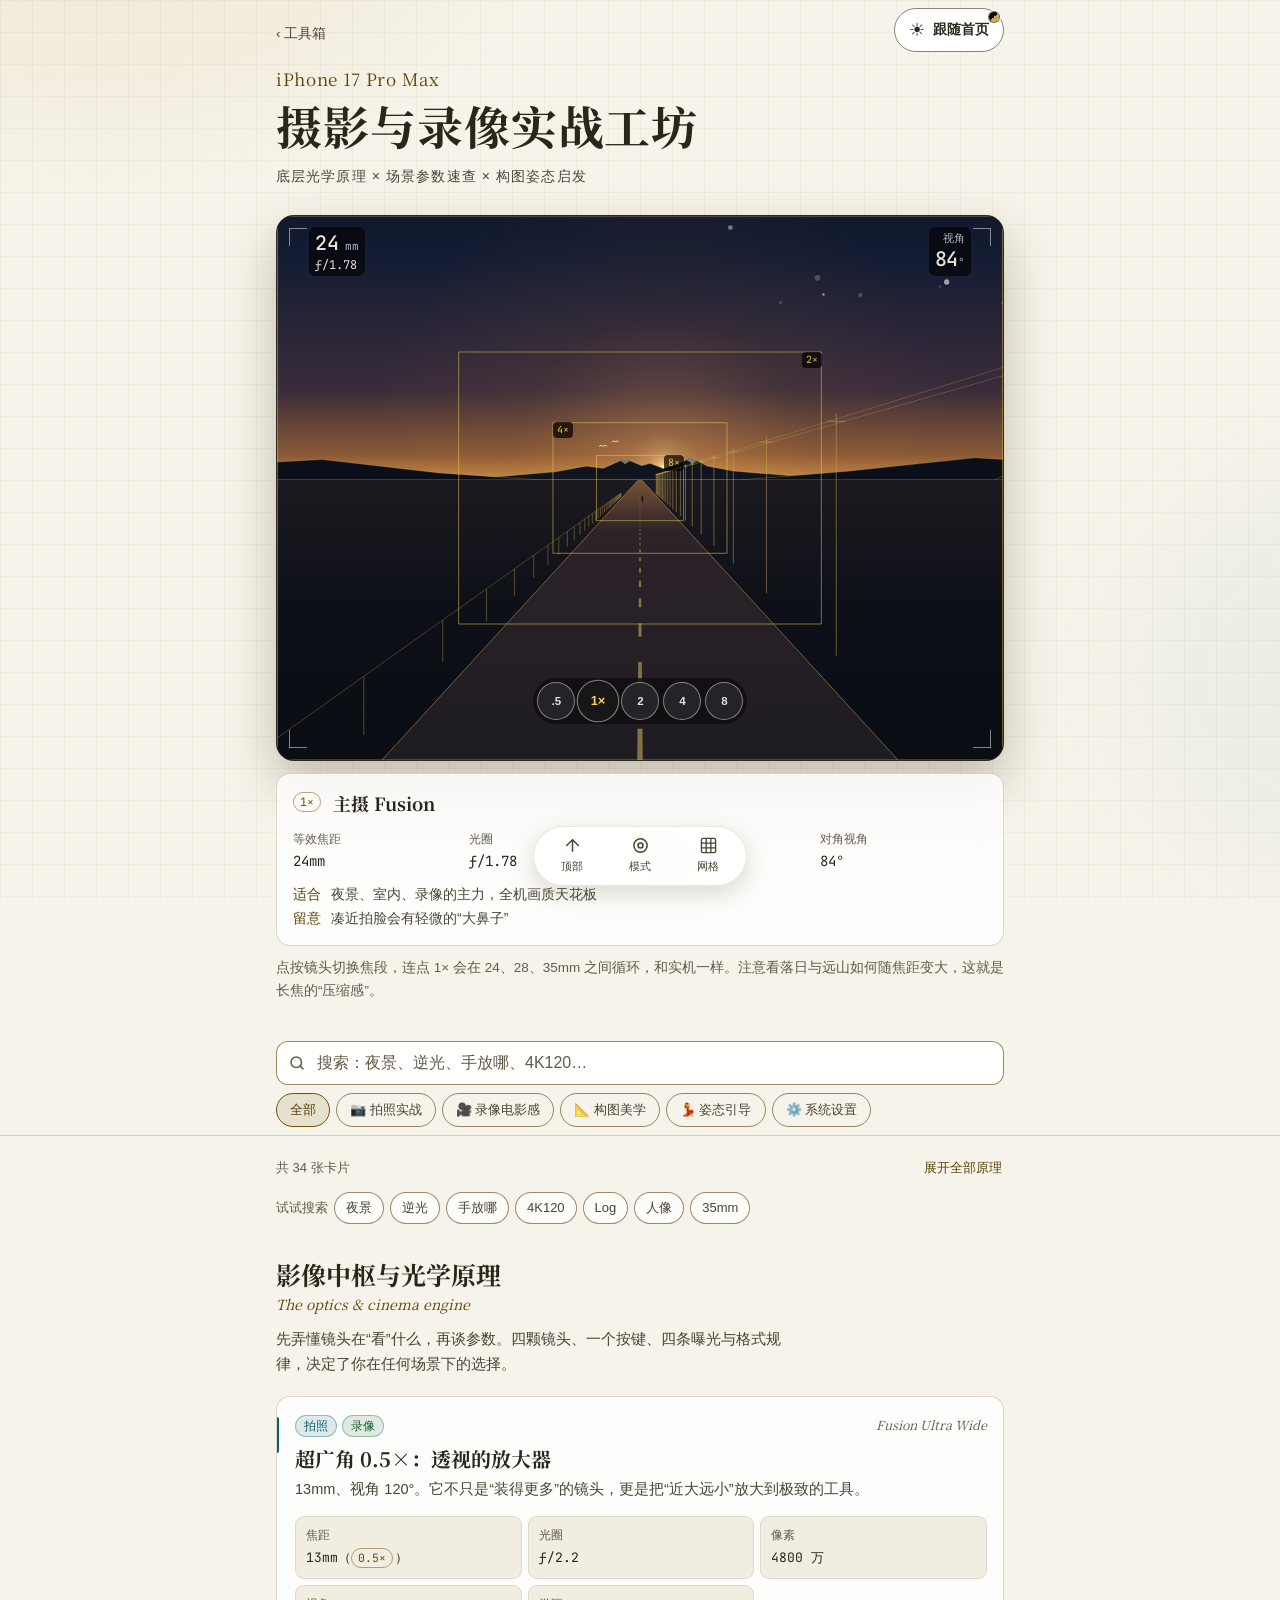
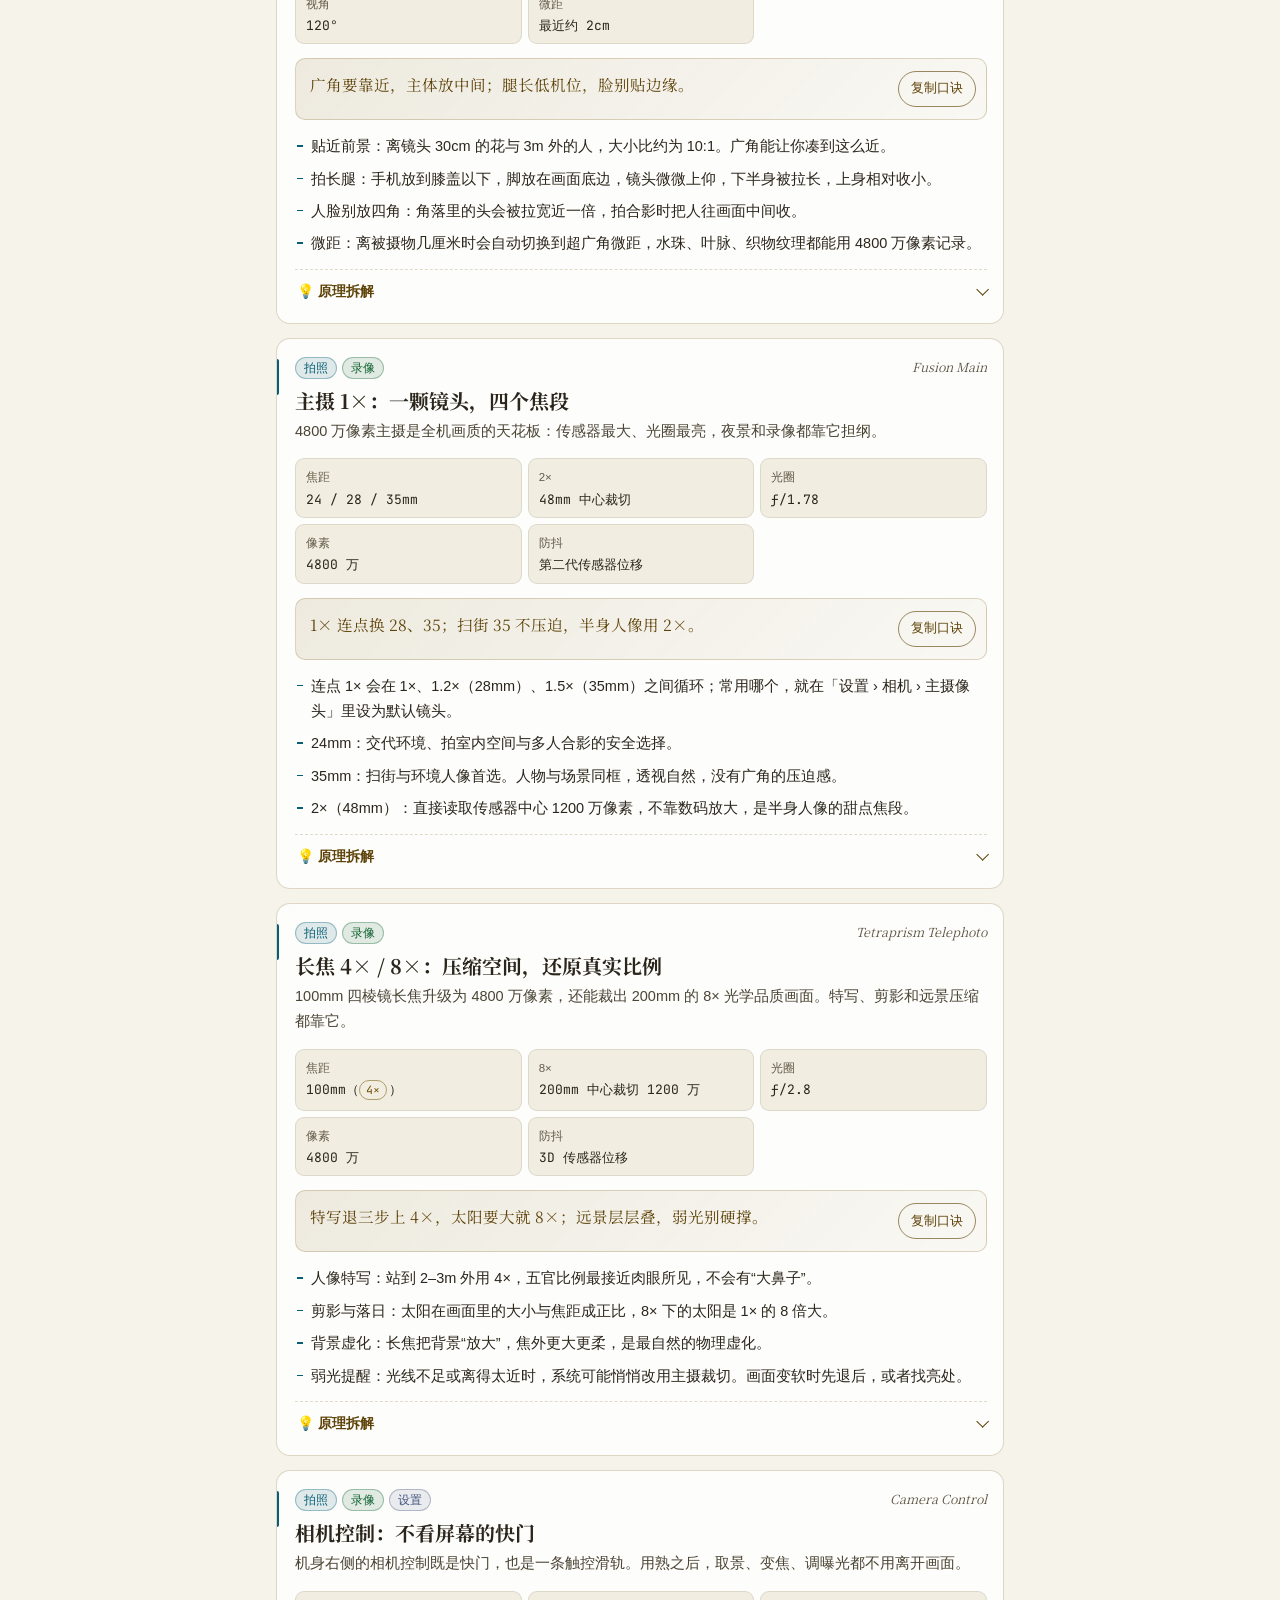
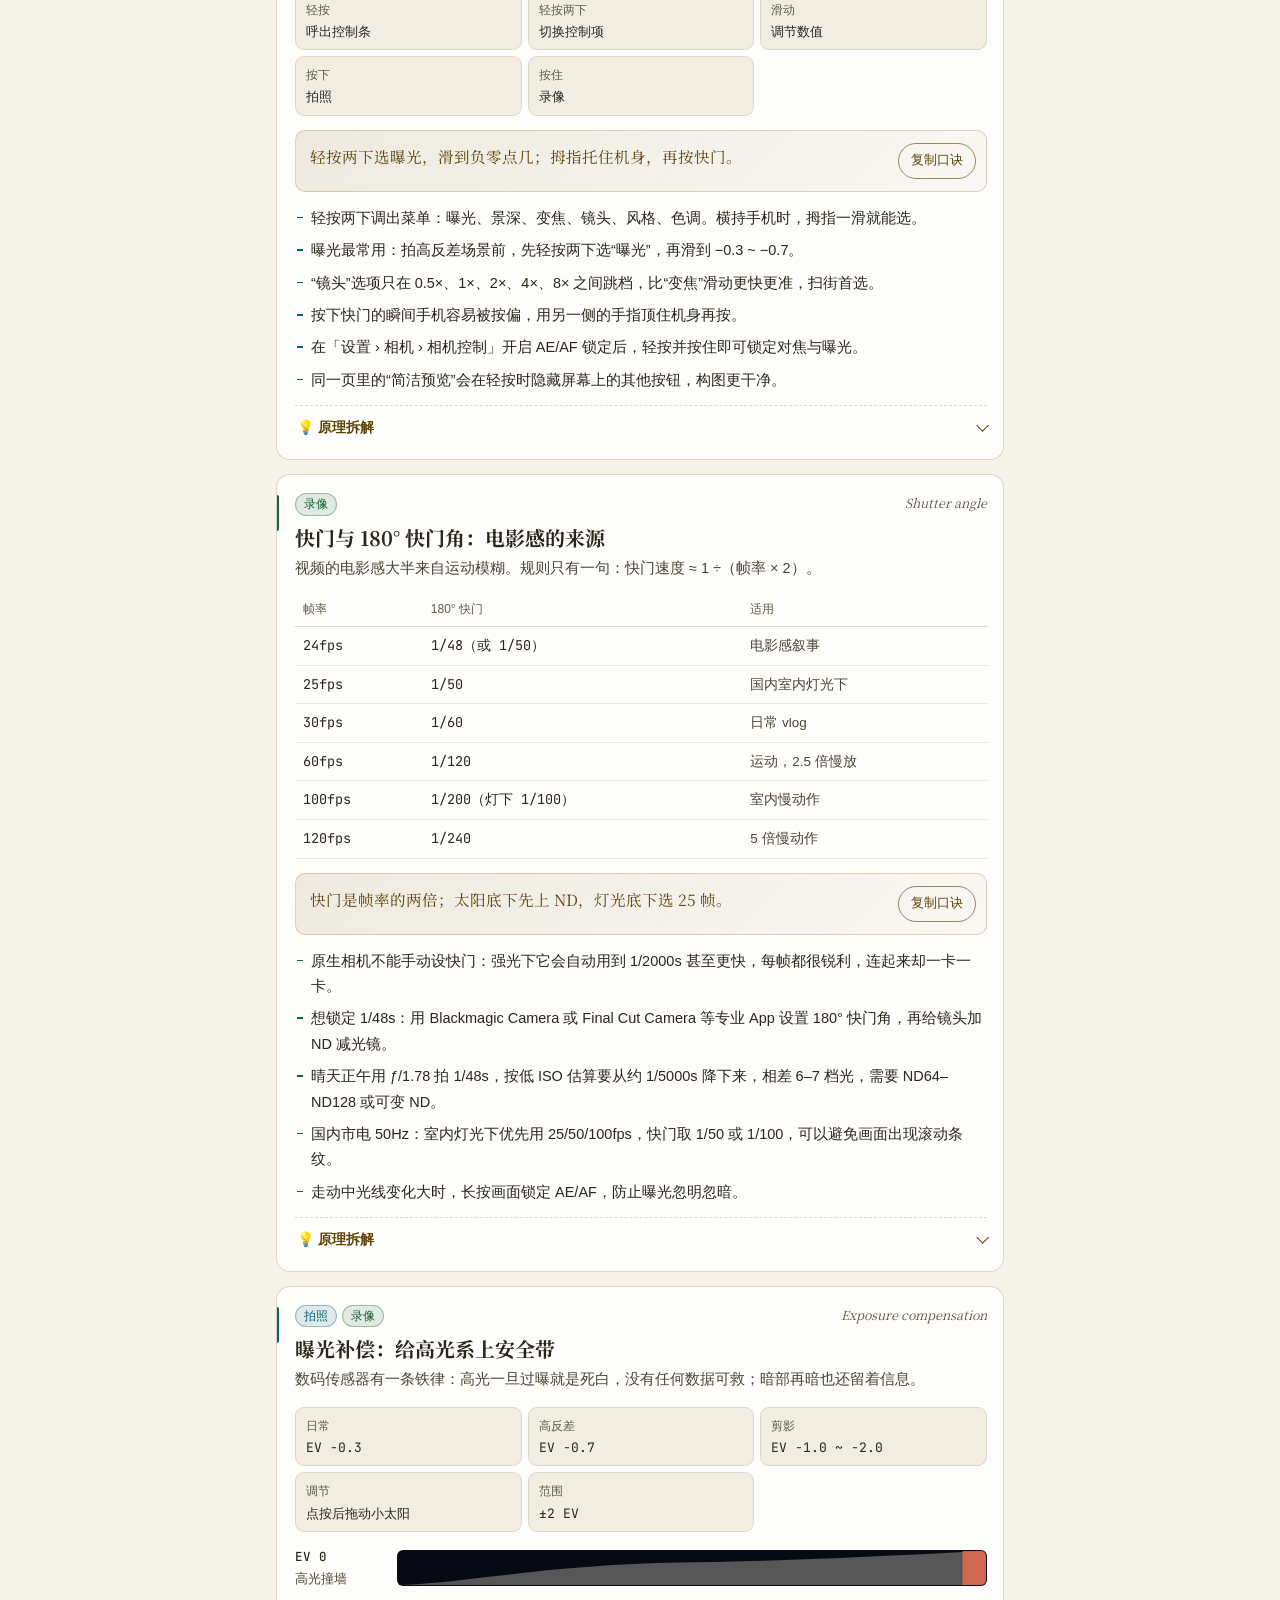
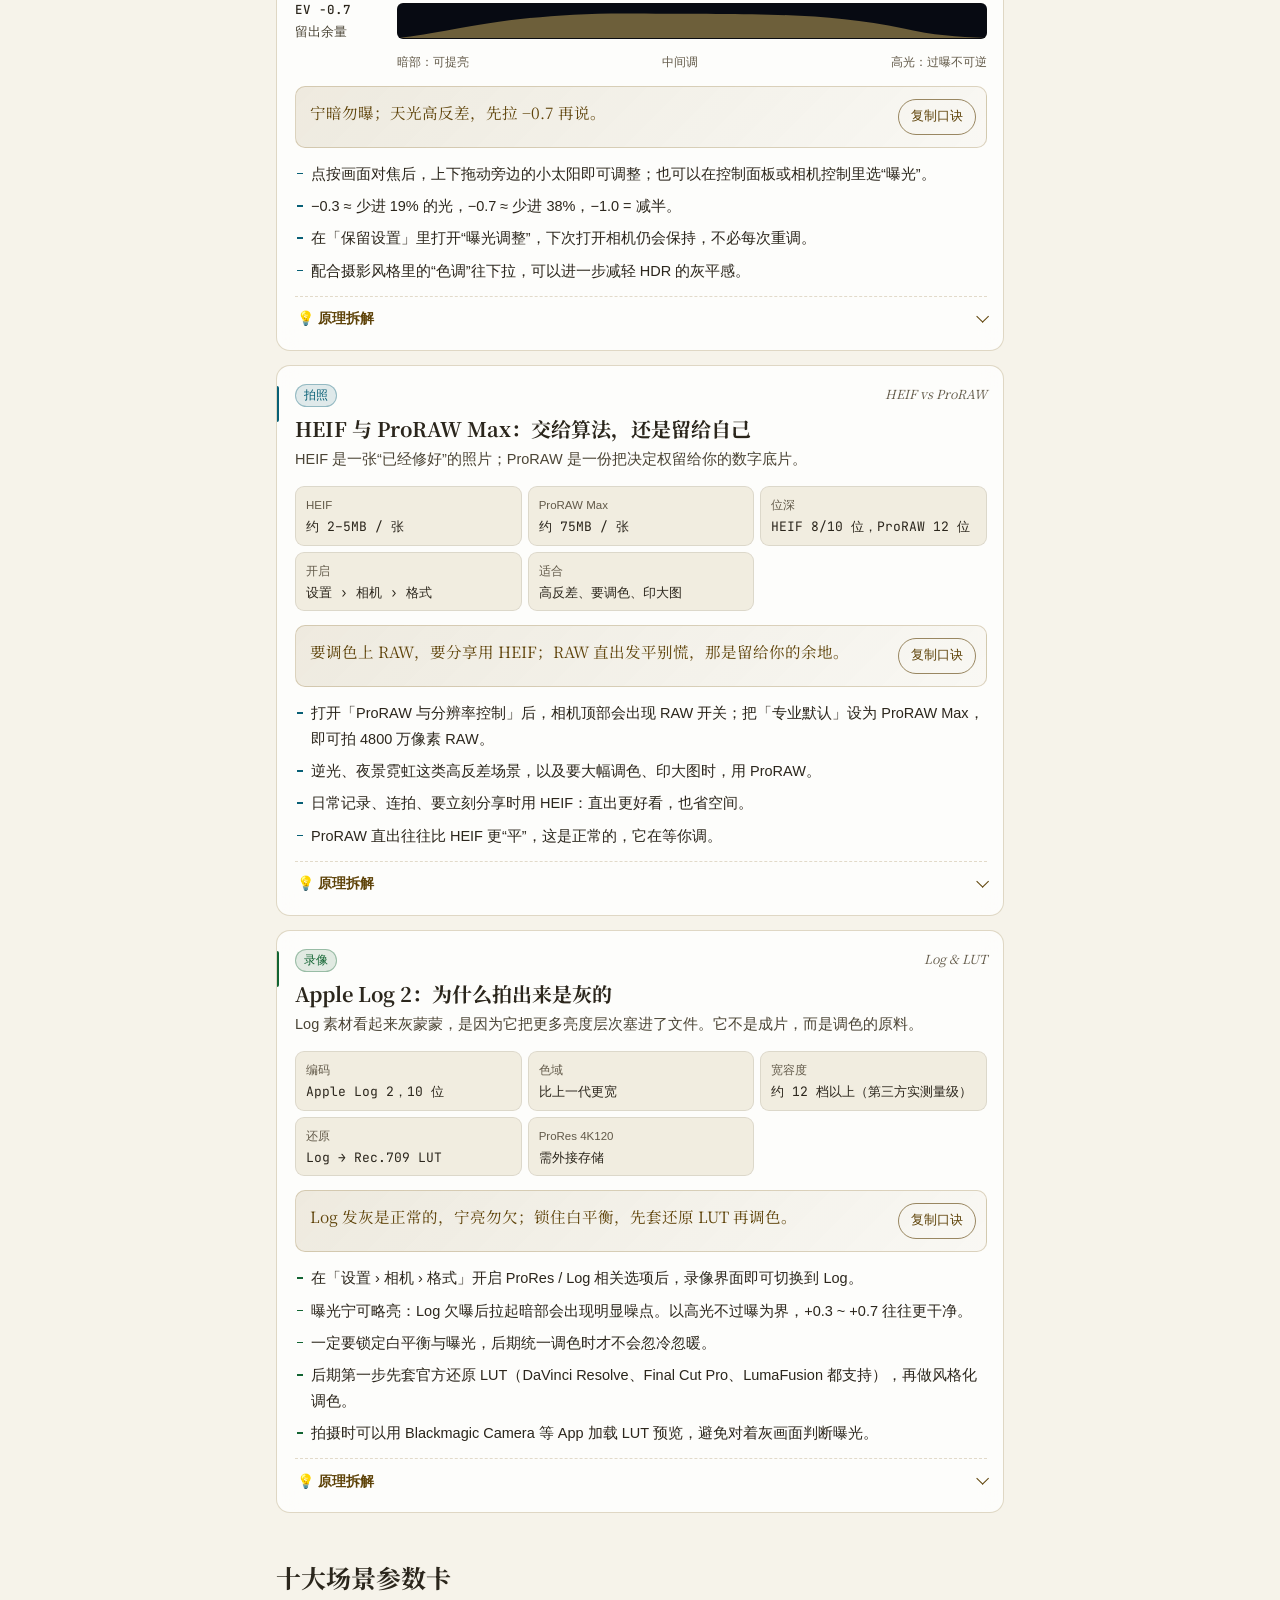
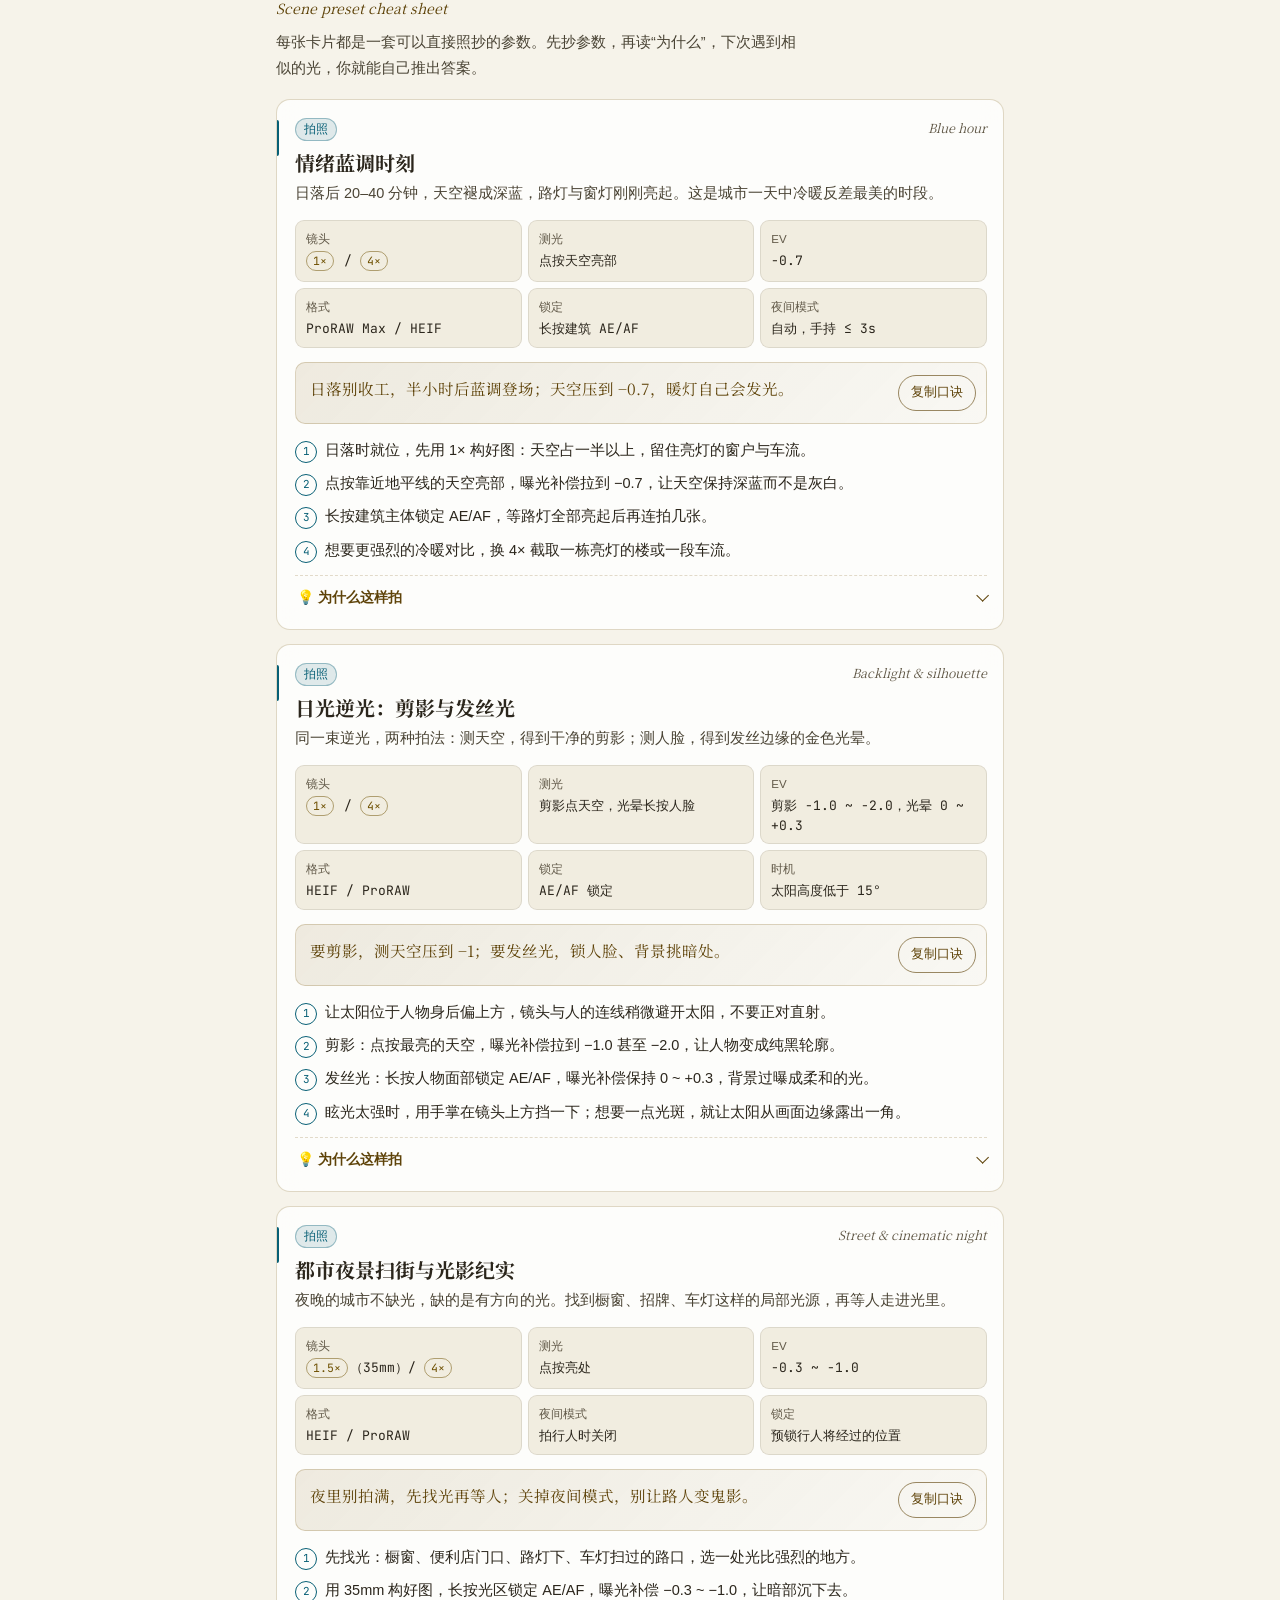
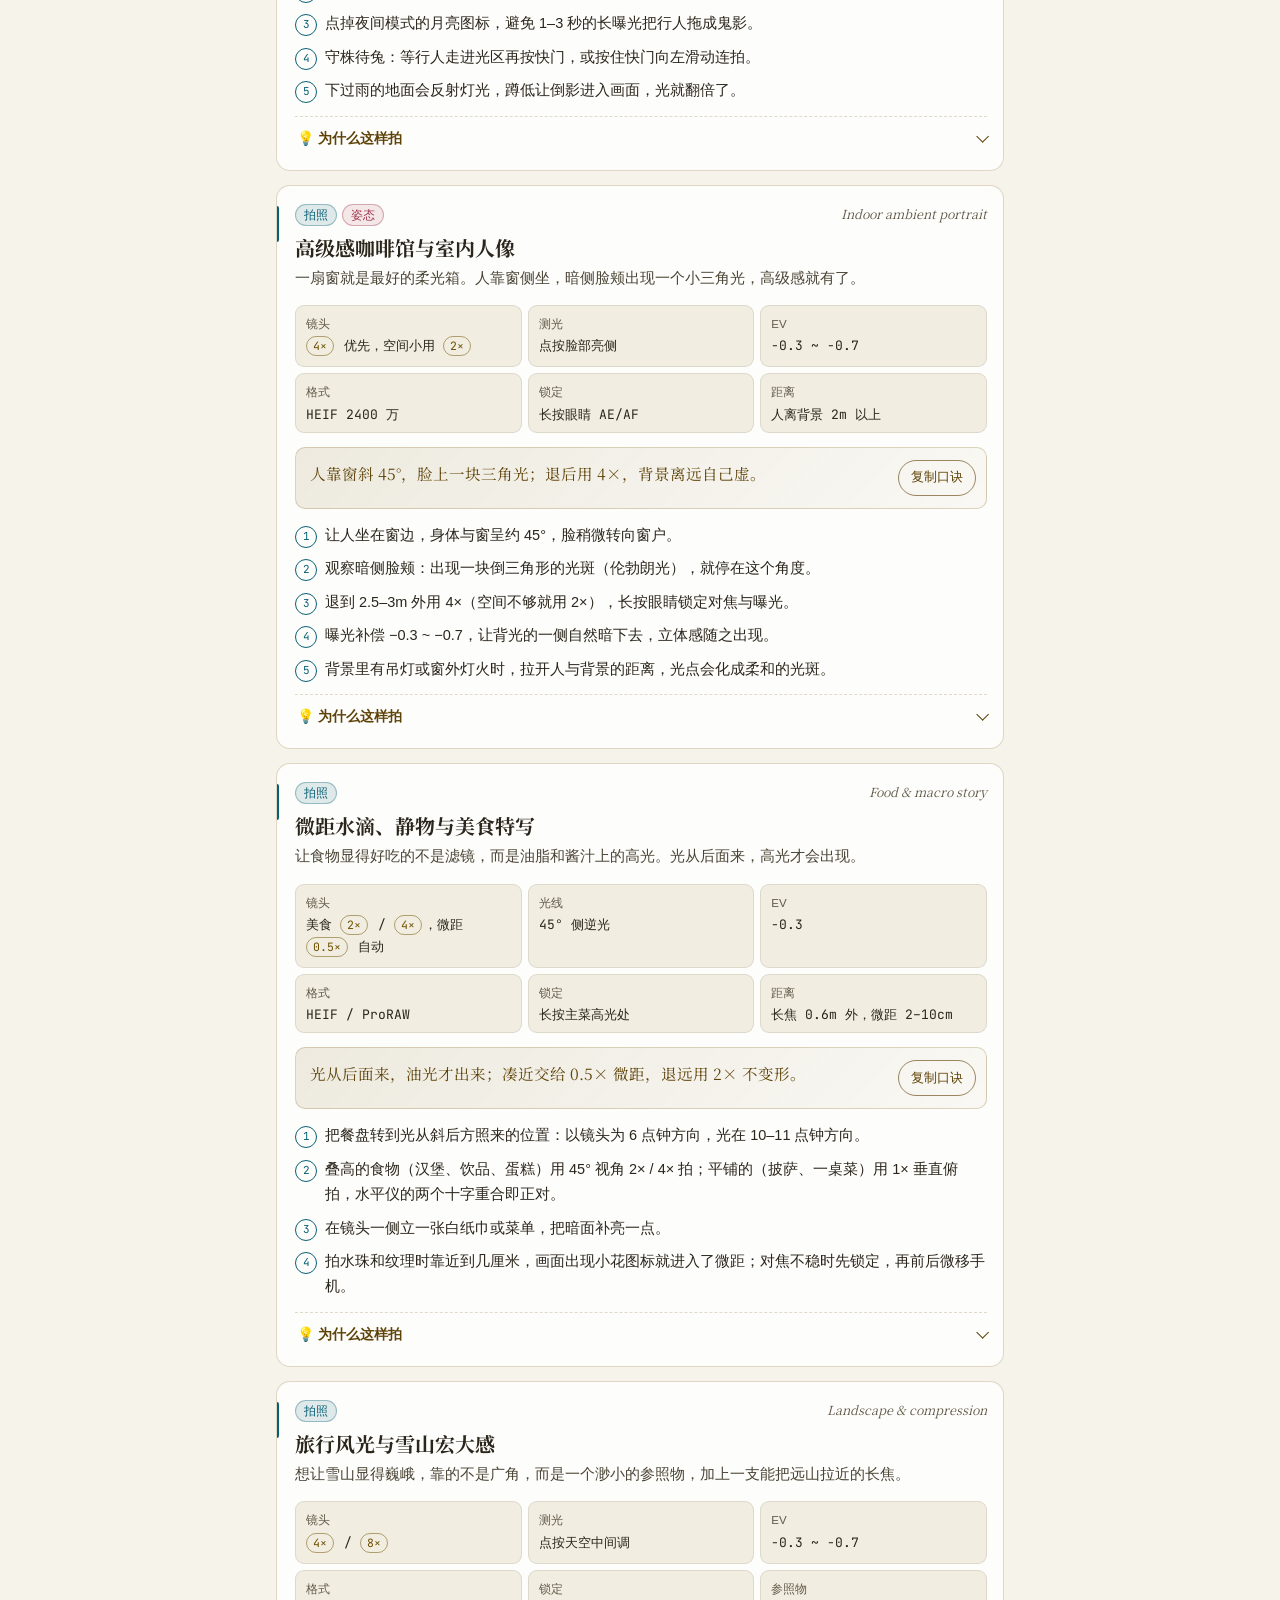
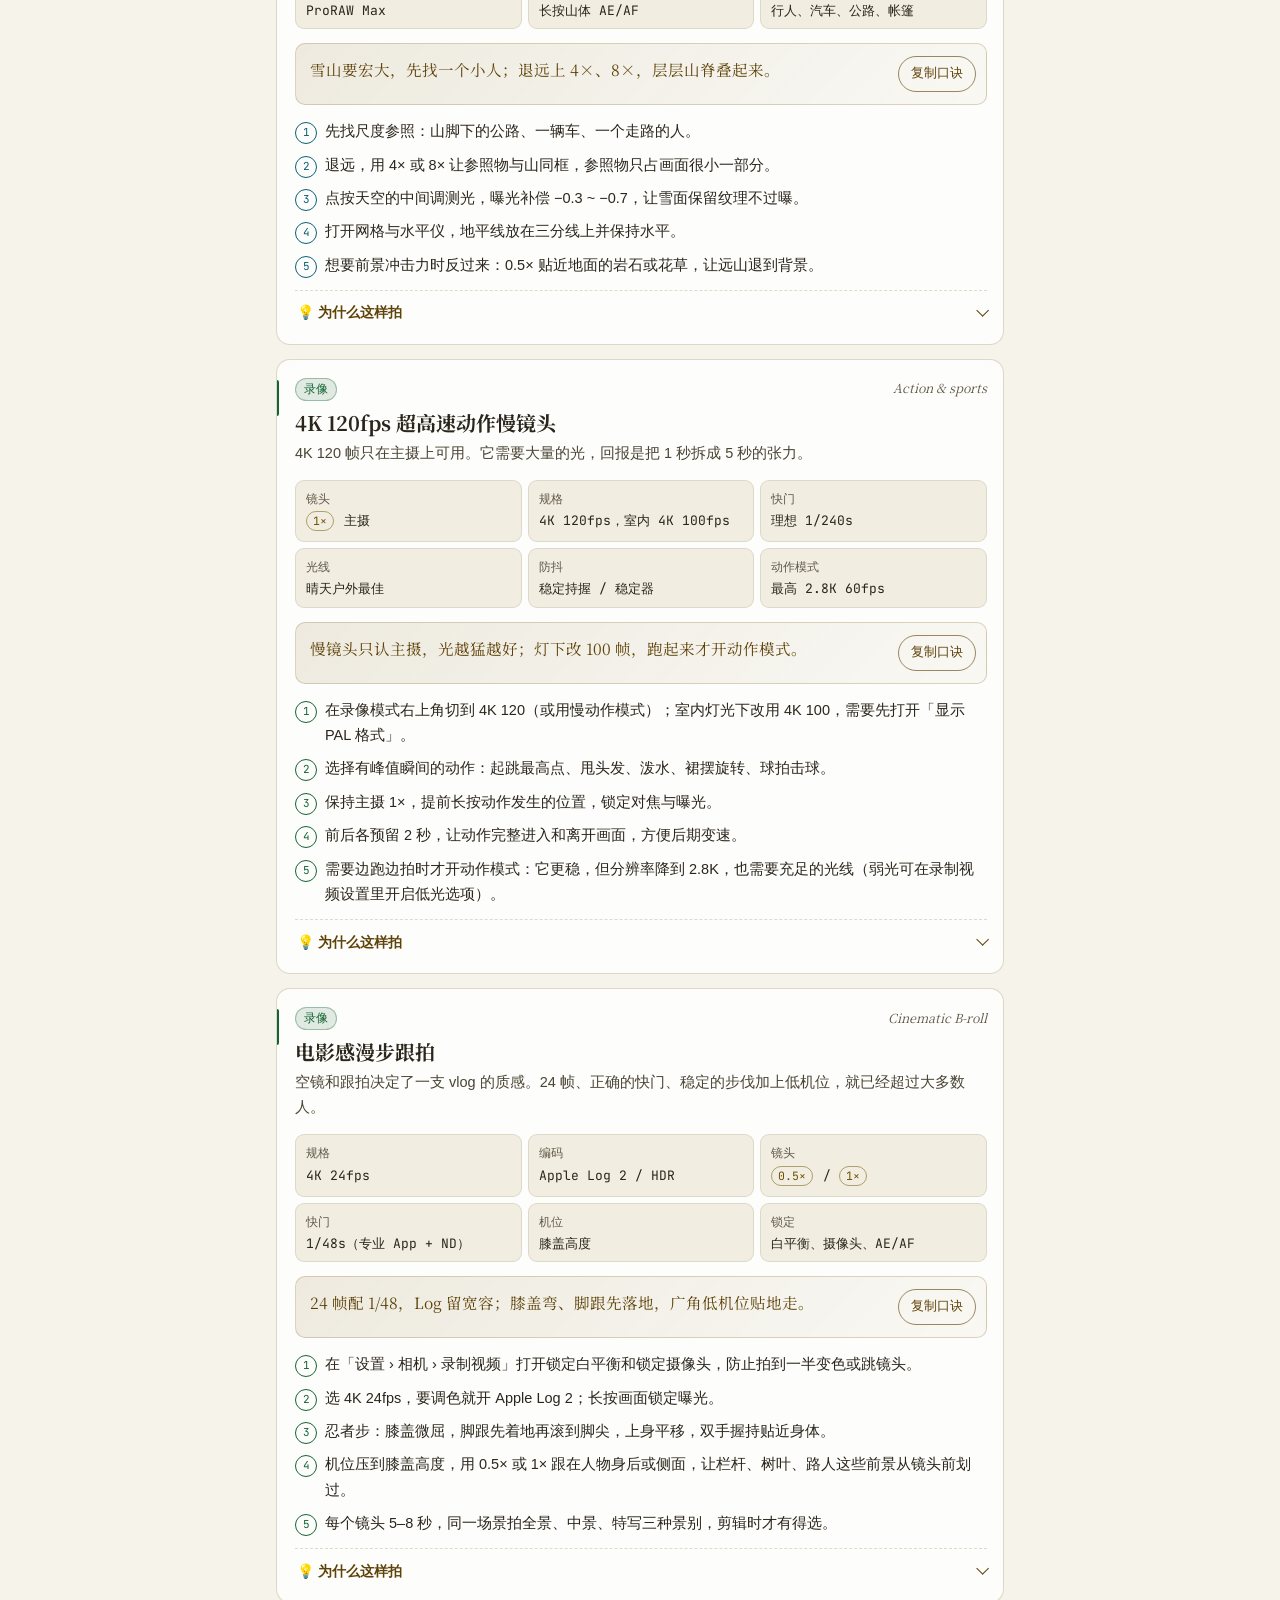
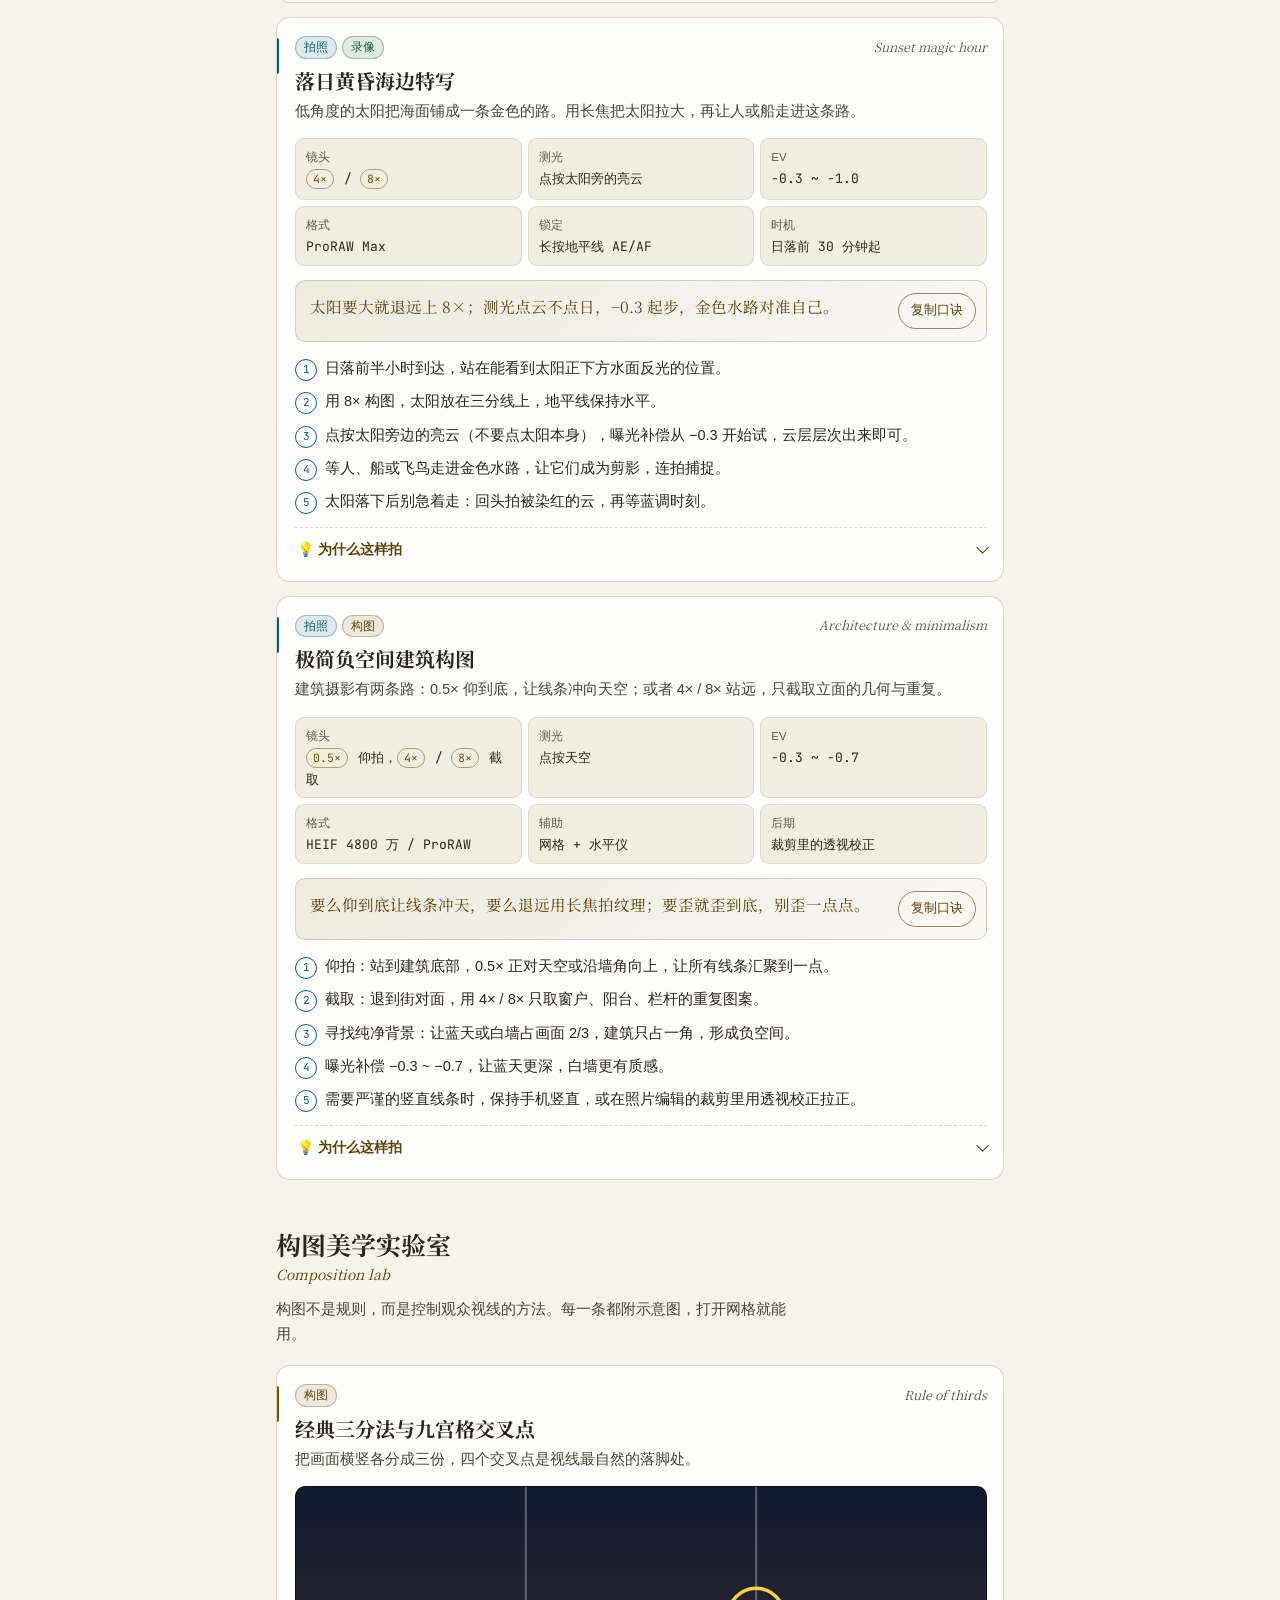
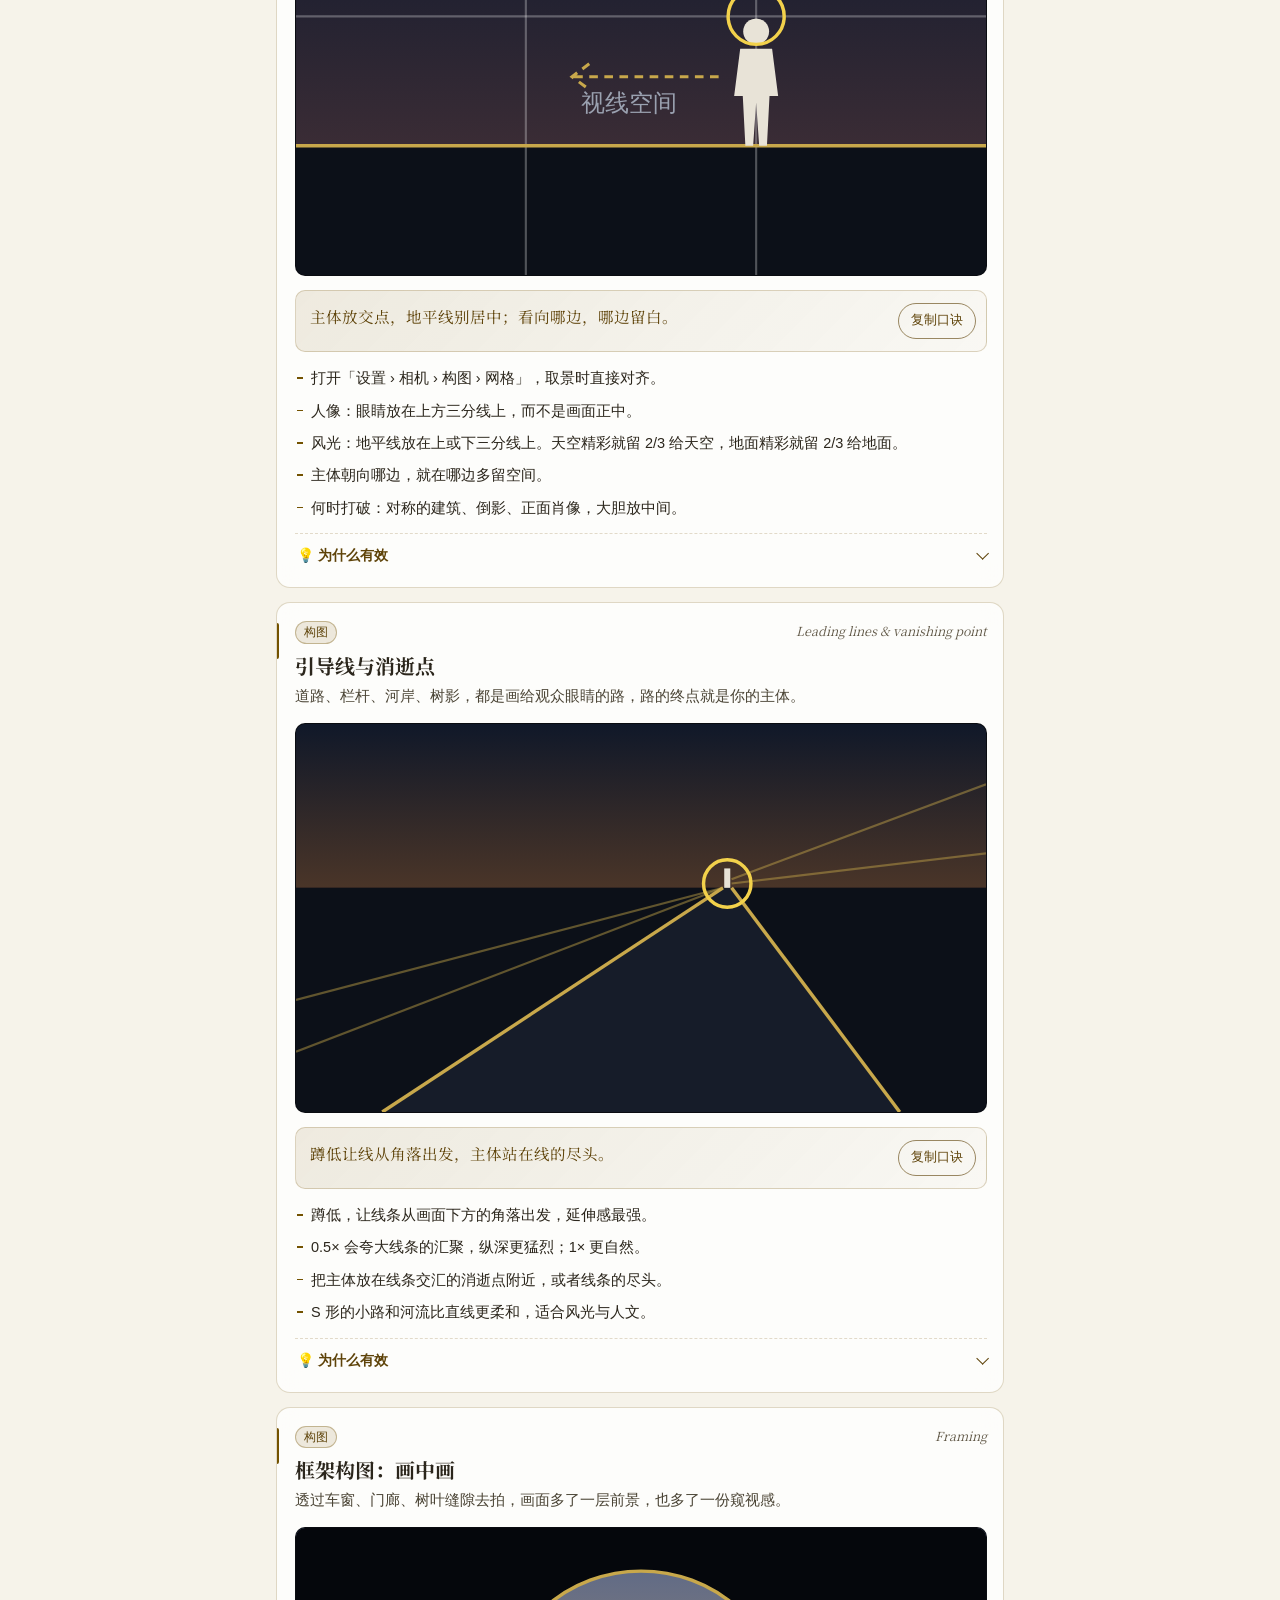
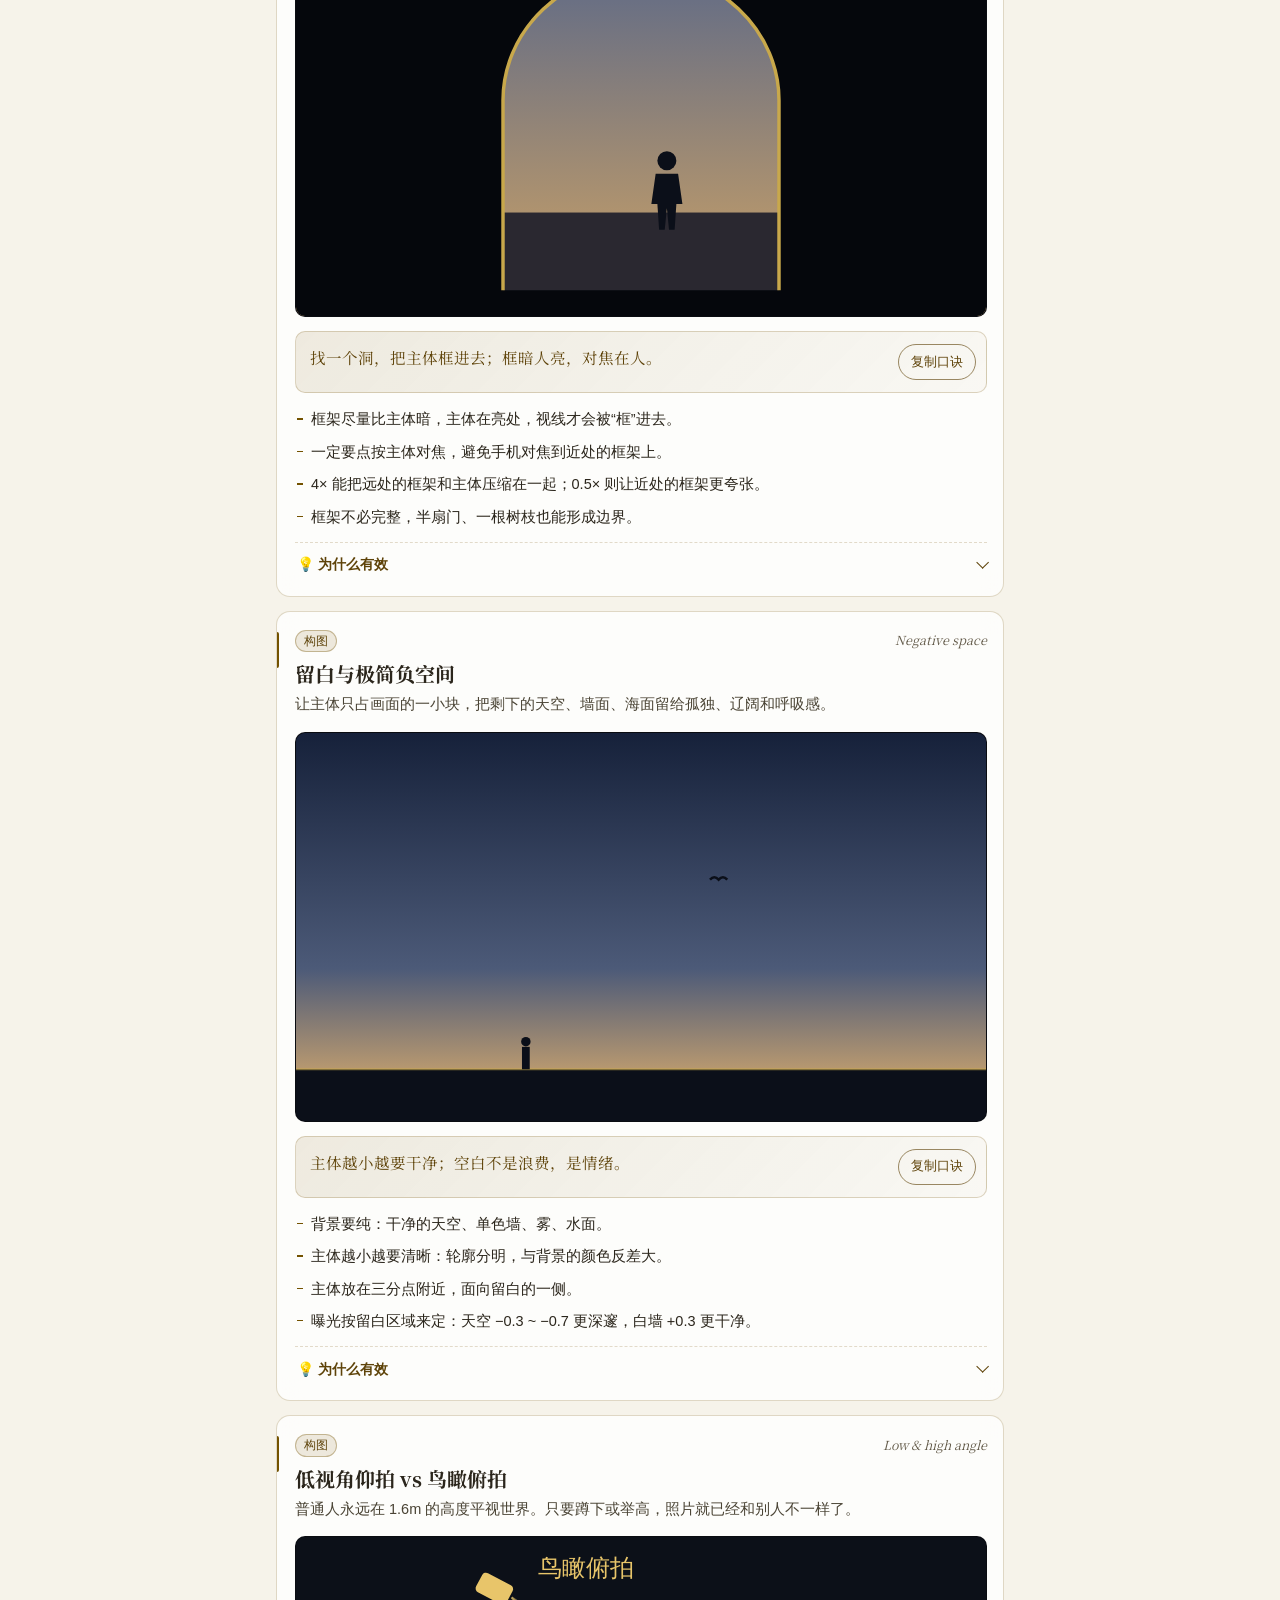
<file: iphone17-pro-camera-master.html>
<!DOCTYPE html>
<html lang="zh-CN">
<head>
<meta charset="UTF-8">
<meta name="viewport" content="width=device-width, initial-scale=1.0, viewport-fit=cover">
<meta name="color-scheme" content="light dark">
<!-- 主题接入必须同步加载、放在任何 <style> 之前，首屏才不会闪色；缺失时退化为 :root 的原生深色配色 -->
<script src="theme-manager.js"></script>
<script>window.LifeToolsTheme && LifeToolsTheme.initAntiFOUC('camera');</script>
<link rel="stylesheet" href="theme-tokens.css">
<meta name="theme-color" content="#0b0f19">
<meta name="mobile-web-app-capable" content="yes">
<meta name="apple-mobile-web-app-capable" content="yes">
<link rel="icon" type="image/svg+xml" href="data:image/svg+xml,%3Csvg xmlns='http://www.w3.org/2000/svg' viewBox='0 0 64 64'%3E%3Crect width='64' height='64' rx='14' fill='%23111418'/%3E%3Ctext x='50%25' y='54%25' dominant-baseline='central' text-anchor='middle' font-size='36'%3E📸%3C/text%3E%3C/svg%3E">
<link rel="apple-touch-icon" href="[data-uri]">
<meta name="apple-mobile-web-app-status-bar-style" content="black-translucent">
<meta name="apple-mobile-web-app-title" content="影像工坊">
<meta name="description" content="iPhone 17 Pro Max 摄影与录像实战工坊：焦段透视、180° 快门、曝光补偿、ProRAW 与 Apple Log 2 原理拆解，十大场景参数卡，构图与姿态引导，系统设置打底清单。">
<title>iPhone 17 Pro Max 摄影与录像实战工坊</title>
<link rel="preconnect" href="https://fonts.googleapis.com">
<link rel="preconnect" href="https://fonts.gstatic.com" crossorigin>
<!-- 非阻塞加载：断网或被拦截时直接使用系统字体，不会卡住首屏 -->
<link rel="stylesheet" href="https://fonts.googleapis.com/css2?family=Noto+Serif+SC:wght@400;700&family=JetBrains+Mono:wght@400;500&display=swap" media="print" onload="this.media='all'">
<style>
  /* ===== 设计令牌::root = 页面原生配色(classic 深色,零视觉回归);html[data-theme="light"] = classic 浅色(米白金);
     其余三种风格走下方 LT-THEME-MAP。取景器 / 示意图 / 抓拍层是「设备屏幕与图像」,用 --vf-* 固定深色,不随明暗换色。 ===== */
  :root {
    --bg: #0b0f19;
    --glass: rgba(18, 24, 38, 0.75);
    --glass-deep: rgba(11, 15, 25, 0.6);
    --dock-bg: rgba(11, 15, 25, 0.8);
    --field-bg: rgba(18, 24, 38, 0.92);
    --chip-bg: rgba(18, 24, 38, 0.7);
    --fab-bg: rgba(14, 19, 31, 0.85);
    --sheet-bg: rgba(16, 21, 34, 0.97);
    --toast-bg: rgba(22, 28, 44, 0.95);
    --line: rgba(200, 168, 75, 0.14);
    --line-soft: rgba(255, 255, 255, 0.06);
    --line-ctl: rgba(200,168,75,0.6);
    --gold: #c8a84b;
    --gold-t: #c8a84b;
    --gold-hi: #e8c56a;
    --on-gold: #0b0f19;
    --accent-glow: rgba(200, 168, 75, 0.15);
    --af-t: #f2d14b;
    --photo: #5ccfe6;
    --video: #7df0a0;
    --pose: #e89aa8;
    --set: #9aa8c8;
    --clip: #e5684f;
    --ink: #e8e3d7;
    --ink-2: #b4b9c6;
    --muted: #8b94a8;
    --af: #f2d14b;                       /* iPhone 对焦框黄 */
    --photo-dim: color-mix(in srgb, var(--photo) 12%, transparent);
    --video-dim: color-mix(in srgb, var(--video) 12%, transparent);
    /* 取景器 / 示意图 / 抓拍层:设备屏幕与图像,各主题下固定为深色 */
    --vf-ink: #e8e3d7;
    --vf-ink-2: #b4b9c6;
    --vf-af: #f2d14b;
    /* 背景装饰:classic 是微网格 + 两处环境光;其余风格见 LT-THEME-MAP */
    --deco: linear-gradient(rgba(200, 168, 75, 0.035) 1px, transparent 1px), linear-gradient(90deg, rgba(200, 168, 75, 0.035) 1px, transparent 1px);
    --deco-size: 32px 32px;
    --glow: radial-gradient(60vmax 40vmax at 8% -12%, rgba(200, 168, 75, 0.10), transparent 60%), radial-gradient(50vmax 40vmax at 110% 75%, rgba(92, 207, 230, 0.05), transparent 60%);
    --sh-vf: 0 24px 60px rgba(0, 0, 0, 0.5);
    --sh-fab: 0 10px 30px rgba(0, 0, 0, 0.45);
    --scrim: rgba(0, 0, 0, 0.5);
    --gl: rgba(255, 255, 255, 0.3);
    --hl-bg: rgba(242, 209, 75, 0.26);
    --hl-ring: rgba(242, 209, 75, 0.18);   /* 原 .35 且外扩:压在相邻文字字格上、内收后叠在高亮底上又让正文跌到 3.6:1,取 .18(正文 4.8:1) */
    --serif: "Noto Serif SC", "Source Han Serif SC", "Songti SC", "STSong", serif;
    --sans: -apple-system, BlinkMacSystemFont, "Segoe UI", Roboto, "PingFang SC", "Hiragino Sans GB", "Microsoft YaHei", sans-serif;
    --mono: "JetBrains Mono", "Share Tech Mono", "SF Mono", Menlo, Consolas, monospace;
    --r: 14px;
    --ease: cubic-bezier(.2, .7, .2, 1);
  }
  /* classic · 浅色:米白底 + 深金强调;语义色(拍照 / 录像 / 姿态 / 设置 / 过曝)取深一档,各风格的浅色共用 */
  html[data-theme="light"] {
    --bg: #f6f3ea;
    --glass: rgba(255, 255, 255, 0.78);
    --glass-deep: rgba(236, 230, 212, 0.7);
    --dock-bg: rgba(246, 243, 234, 0.86);
    --field-bg: rgba(255, 255, 255, 0.94);
    --chip-bg: rgba(255, 255, 255, 0.7);
    --fab-bg: rgba(255, 255, 255, 0.9);
    --sheet-bg: rgba(255, 253, 248, 0.97);
    --toast-bg: rgba(255, 255, 255, 0.97);
    --line: rgba(115, 82, 0, 0.22);
    --line-soft: rgba(40, 32, 15, 0.1);
    --line-ctl: rgba(94,67,9,0.62);
    --gold: #735200;
    --gold-t: #5e4309;
    --gold-hi: #5e4309;
    --on-gold: #fffaf0;
    --accent-glow: rgba(115, 82, 0, 0.12);
    --af-t: #6e5000;
    --photo: #075f75;
    --video: #126432;
    --pose: #9c2f49;
    --set: #44557f;
    --clip: #b0341b;
    --ink: #2b261c;
    --ink-2: #4a4435;
    --muted: #625a49;
    --deco: linear-gradient(rgba(115, 82, 0, 0.045) 1px, transparent 1px), linear-gradient(90deg, rgba(115, 82, 0, 0.045) 1px, transparent 1px);
    --glow: radial-gradient(60vmax 40vmax at 8% -12%, rgba(200, 168, 75, 0.16), transparent 60%), radial-gradient(50vmax 40vmax at 110% 75%, rgba(7, 95, 117, 0.06), transparent 60%);
    --sh-vf: 0 22px 50px rgba(60, 48, 20, 0.28);
    --sh-fab: 0 8px 24px rgba(60, 48, 20, 0.18);
    --scrim: rgba(30, 24, 10, 0.42);
    --gl: rgba(43, 38, 28, 0.38);
    --hl-bg: rgba(224, 168, 0, 0.3);
    --hl-ring: rgba(150, 105, 0, 0.45);
  }

  /* LT-THEME-MAP
     非 classic 风格(tech / fresh / paper):把本页变量别名到 theme-tokens.css 的共享令牌,随首页风格与明暗联动。
     classic = 页面原生配色(上面的 :root 深色与 html[data-theme="light"] 浅色),不在此映射。
     选择器特异性 (0,2,1) 高于 :root 与 html[data-theme],无需 !important;回退值 = :root 原值,theme-tokens.css 缺失时页面照常可用。
     语义对应:gold = accent(填充 / 描边),gold-t / gold-hi = accent-strong(文字),on-gold = on-accent,af-t = warn(浅色)或原对焦黄(深色)。
     拍照 / 录像 / 姿态 / 设置 / 过曝 是页面自有语义色(深浅两套见 :root 与 html[data-theme="light"]),不在此映射,逐套过审计;
     状态不单靠颜色:标签带文字、勾选带 ✓ 形状、进度带数字。 */
  html[data-style]:not([data-style="classic"]) {
    --bg: var(--lt-bg, #0b0f19);
    --glass: color-mix(in srgb, var(--lt-surface, #121826) 75%, transparent);
    --glass-deep: color-mix(in srgb, var(--lt-surface-2, #0b0f19) 60%, transparent);
    --dock-bg: color-mix(in srgb, var(--lt-bg, #0b0f19) 80%, transparent);
    --field-bg: color-mix(in srgb, var(--lt-surface, #121826) 92%, transparent);
    --chip-bg: color-mix(in srgb, var(--lt-surface, #121826) 70%, transparent);
    --fab-bg: color-mix(in srgb, var(--lt-surface, #0e131f) 88%, transparent);
    --sheet-bg: color-mix(in srgb, var(--lt-surface, #101522) 97%, transparent);
    --toast-bg: color-mix(in srgb, var(--lt-surface, #161c2c) 96%, transparent);
    --line: color-mix(in srgb, var(--lt-accent, #c8a84b) 16%, transparent);
    --line-soft: color-mix(in srgb, var(--lt-text, #ffffff) 8%, transparent);
    --line-ctl: var(--lt-border-strong, #5f6b82);
    --gold: var(--lt-accent, #c8a84b);
    --gold-t: var(--lt-accent-strong, #c8a84b);
    --gold-hi: var(--lt-accent-strong, #e8c56a);
    --on-gold: var(--lt-on-accent, #0b0f19);
    --accent-glow: var(--lt-accent-soft, rgba(200, 168, 75, 0.15));
    --ink: var(--lt-text, #e8e3d7);
    --ink-2: color-mix(in srgb, var(--lt-text, #b4b9c6) 45%, var(--lt-text-muted, #b4b9c6));
    --muted: var(--lt-text-muted, #8b94a8);
    --deco: var(--lt-bg-deco, none);
    --deco-size: auto;
    --glow: radial-gradient(60vmax 40vmax at 8% -12%, color-mix(in srgb, var(--lt-accent, #c8a84b) 10%, transparent), transparent 60%), radial-gradient(50vmax 40vmax at 110% 75%, color-mix(in srgb, var(--lt-info, #5ccfe6) 6%, transparent), transparent 60%);
    --sh-vf: var(--lt-shadow, 0 24px 60px rgba(0, 0, 0, 0.5));
    --sh-fab: var(--lt-shadow, 0 10px 30px rgba(0, 0, 0, 0.45));
  }
  html[data-style]:not([data-style="classic"])[data-theme="light"] {
    --af-t: var(--lt-warn, #6e5000);
  }

  * { box-sizing: border-box; margin: 0; padding: 0; }
  [hidden] { display: none !important; }

  html {
    -webkit-text-size-adjust: 100%;
    scroll-behavior: smooth;
    scroll-padding-top: 128px;
  }

  body {
    background: var(--bg);
    color: var(--ink);
    font: 15px/1.75 var(--sans);
    min-height: 100vh;
    overflow-x: hidden;
    -webkit-font-smoothing: antialiased;
    -webkit-tap-highlight-color: transparent;
    padding-bottom: calc(96px + env(safe-area-inset-bottom));
  }

  /* 微网格纹理 + 两处极淡的环境光 */
  body::before {
    content: "";
    position: fixed;
    inset: 0;
    pointer-events: none;
    z-index: -1;
    background-image: var(--deco);
    background-size: var(--deco-size);
  }
  body::after {
    content: "";
    position: fixed;
    inset: 0;
    pointer-events: none;
    z-index: -2;
    background: var(--glow);
  }

  :focus-visible { outline: 2px solid var(--gold-hi); outline-offset: 2px; border-radius: 6px; }
  button { font: inherit; color: inherit; cursor: pointer; -webkit-appearance: none; appearance: none; }

  .wrap { max-width: 760px; margin: 0 auto; padding: 0 16px; }

  /* ========== HERO ========== */
  .hero { position: relative; padding-top: calc(14px + env(safe-area-inset-top)); }
  /* 主题挂件绝对定位在首屏右上角:不占文档流,页面版式与改造前逐像素一致 */
  .theme-slot { position: absolute; z-index: 5; top: calc(8px + env(safe-area-inset-top)); right: 16px; }

  .back {
    display: inline-flex;
    align-items: center;
    gap: 2px;
    min-height: 40px;
    font-size: 13.5px;
    color: var(--ink-2);
    text-decoration: none;
  }
  .back:hover { color: var(--gold-hi); }

  .title { margin-top: 10px; font-family: var(--serif); }
  .t-model {
    display: block;
    font-size: 17px;
    font-weight: 400;
    color: var(--gold-t);
    letter-spacing: 0.04em;
  }
  .t-main {
    display: block;
    margin-top: 4px;
    font-size: clamp(30px, 8.6vw, 46px);
    font-weight: 700;
    line-height: 1.18;
    letter-spacing: 0.02em;
    color: var(--ink);
  }
  .subtitle {
    margin-top: 12px;
    font-size: 14px;
    letter-spacing: 0.08em;
    color: var(--ink-2);
  }

  /* 取景器：本页唯一的“大动作” */
  .lab { margin-top: 26px; }

  .vf {
    position: relative;
    aspect-ratio: 4 / 3;
    border-radius: 18px;
    overflow: hidden;
    background: #04060b;
    border: 1px solid rgba(200, 168, 75, 0.22);
    box-shadow: var(--sh-vf);
    user-select: none;
    -webkit-user-select: none;
  }
  @supports not (aspect-ratio: 1) { .vf { height: 0; padding-top: 75%; } }
  .vf > svg { position: absolute; inset: 0; width: 100%; height: 100%; display: block; }

  .hud { position: absolute; inset: 0; pointer-events: none; }
  .corner { position: absolute; width: 18px; height: 18px; border: 0 solid rgba(232, 227, 215, 0.55); }
  .corner.tl { top: 12px; left: 12px; border-top-width: 1.5px; border-left-width: 1.5px; }
  .corner.tr { top: 12px; right: 12px; border-top-width: 1.5px; border-right-width: 1.5px; }
  .corner.bl { bottom: 12px; left: 12px; border-bottom-width: 1.5px; border-left-width: 1.5px; }
  .corner.br { bottom: 12px; right: 12px; border-bottom-width: 1.5px; border-right-width: 1.5px; }

  .hud-read {
    position: absolute;
    top: 14px;
    font-family: var(--mono);
    font-size: 12px;
    line-height: 1.35;
    color: var(--vf-ink);
    text-shadow: 0 1px 3px rgba(0, 0, 0, 0.7);
    /* 垫底板:长焦下落日橙占满取景器顶部,读数落在亮橙上对比度不够;内边距与负外边距相抵,文字位置与改造前一致 */
    padding: 3px 6px;
    margin: -3px -6px;
    border-radius: 6px;
    background: rgba(0, 0, 0, 0.6);
  }
  .hud-read.l { left: 38px; }
  .hud-read.r { right: 38px; text-align: right; }
  .hud-read b { font-size: 20px; font-weight: 500; letter-spacing: -0.02em; }
  .hud-read small { color: var(--vf-ink-2); font-size: 11px; }

  .af {
    position: absolute;
    left: 50%;
    top: 50%;
    width: 60px;
    height: 60px;
    margin: -30px 0 0 -30px;
    border: 1px solid var(--vf-af);
    opacity: 0;
    transition: opacity 0.4s;
  }
  .af.show { opacity: 0.9; animation: afIn 0.45s var(--ease); }
  @keyframes afIn { from { transform: scale(1.4); } to { transform: scale(1); } }

  .fov-label {
    position: absolute;
    padding: 3px 4px;
    font-family: var(--mono);
    font-size: 10px;
    line-height: 1;
    color: rgba(242, 209, 75, 0.9);
    white-space: nowrap;
    background: rgba(0, 0, 0, 0.7);   /* 垫底板:标注叠在落日橙与路面上,对比度才稳定 */
    border-radius: 4px;
  }
  .fov-label.tr { transform: translateX(-100%); }

  .pills {
    position: absolute;
    left: 50%;
    bottom: 12px;
    transform: translateX(-50%);
    display: flex;
    align-items: center;
    gap: 4px;
    padding: 4px;
    border-radius: 999px;
    background: rgba(0, 0, 0, 0.45);
    -webkit-backdrop-filter: blur(8px);
    backdrop-filter: blur(8px);
    pointer-events: auto;
  }
  .pill {
    width: 38px;
    height: 38px;
    border-radius: 50%;
    border: 0;
    background: rgba(42, 42, 48, 0.75);
    border: 1px solid rgba(232, 227, 215, 0.5);   /* 按钮边界对周围 >= 3:1 */
    color: var(--vf-ink);
    font: 600 11.5px var(--sans);
    transition: transform 0.2s var(--ease), color 0.2s;
  }
  .pill[aria-pressed="true"] { color: var(--vf-af); background: rgba(24, 24, 28, 0.92); transform: scale(1.12); }
  /* 镜头按钮落在固定深色的「设备屏幕」上:浅色主题下的深棕焦点环在深底上只有 2:1,改用对焦黄 */
  html[data-theme="light"] .pill:focus-visible,
  html[data-theme="light"] .ov-chip button:focus-visible { outline-color: var(--vf-af); }
  /* 宽屏下取景器底边与固定底栏(.fab)同在视口下缘:镜头按钮上移,不再被底栏压住一半 */
  @media (min-width: 760px) { .pills { bottom: 36px; } }

  .readout {
    margin-top: 12px;
    padding: 14px 16px;
    border-radius: var(--r);
    background: var(--glass);
    -webkit-backdrop-filter: blur(12px);
    backdrop-filter: blur(12px);
    border: 1px solid var(--line);
  }
  .ro-head { display: flex; align-items: center; gap: 10px; }
  .ro-name { font-family: var(--serif); font-size: 18px; font-weight: 700; }
  .ro-specs { display: grid; grid-template-columns: repeat(4, minmax(0, 1fr)); gap: 8px; margin: 10px 0 8px; }
  .ro-specs dt { font-size: 11.5px; color: var(--muted); }
  .ro-specs dd { font-family: var(--mono); font-size: 14px; color: var(--ink); }
  .ro-line { display: flex; gap: 10px; font-size: 14px; color: var(--ink-2); }
  .ro-line b { flex-shrink: 0; font-weight: 500; color: var(--gold-t); }
  .lab-hint { margin-top: 10px; font-size: 13.5px; color: var(--muted); }

  /* ========== 吸顶搜索与模式切换 ========== */
  .dock {
    position: sticky;
    top: 0;
    z-index: 30;
    margin-top: 28px;
    padding: 10px 0 8px;
    background: var(--dock-bg);
    -webkit-backdrop-filter: blur(14px) saturate(1.2);
    backdrop-filter: blur(14px) saturate(1.2);
    border-bottom: 1px solid var(--line);
  }
  .search { position: relative; display: flex; align-items: center; }
  /* 图标 viewBox 四周各留 4 单位空白,盒子同比例放大:字形大小 / 位置不变,盒子边缘不再贴着笔画 */
  .search svg { position: absolute; left: 9px; width: 24px; height: 24px; color: var(--muted); pointer-events: none; }
  .search input {
    width: 100%;
    height: 44px;
    padding: 0 44px 0 40px;
    border-radius: 12px;
    border: 1px solid var(--line-ctl);
    background: var(--field-bg);
    color: var(--ink);
    font: 16px var(--sans);              /* 16px 防止 iOS 聚焦时自动放大 */
    outline: none;
    -webkit-appearance: none;
    appearance: none;
    transition: border-color 0.2s, box-shadow 0.2s;
  }
  .search input::placeholder { color: var(--muted); }
  .search input::-webkit-search-cancel-button { -webkit-appearance: none; }
  .search input:focus { border-color: var(--gold); box-shadow: 0 0 0 3px var(--accent-glow); }
  .search input:focus-visible { outline: 2px solid var(--gold-hi); outline-offset: 2px; }
  .search .clear {
    position: absolute;
    right: 4px;
    width: 36px;
    height: 36px;
    border: 0;
    border-radius: 10px;
    background: transparent;
    color: var(--ink-2);
    font-size: 20px;
    line-height: 1;
  }

  .tabs {
    display: flex;
    gap: 6px;
    margin-top: 8px;
    overflow-x: auto;
    scrollbar-width: none;
    -webkit-overflow-scrolling: touch;
  }
  .tabs::-webkit-scrollbar { display: none; }
  .tab {
    flex-shrink: 0;
    height: 34px;
    padding: 0 13px;
    border-radius: 999px;
    border: 1px solid var(--line-ctl);
    background: transparent;
    color: var(--ink-2);
    font-size: 13px;
    white-space: nowrap;
    transition: background 0.2s, border-color 0.2s, color 0.2s;
  }
  .tab[aria-pressed="true"] { background: var(--accent-glow); border-color: var(--gold); color: var(--gold-hi); }
  .tab[data-filter="photo"][aria-pressed="true"] { background: var(--photo-dim); border-color: var(--photo); color: var(--photo); }
  .tab[data-filter="video"][aria-pressed="true"] { background: var(--video-dim); border-color: var(--video); color: var(--video); }

  .status {
    display: flex;
    align-items: center;
    justify-content: space-between;
    gap: 12px;
    margin-top: 14px;
    font-size: 13px;
    color: var(--muted);
  }
  .link-btn {
    flex-shrink: 0;
    min-height: 36px;
    padding: 0 2px;
    border: 0;
    background: none;
    color: var(--gold-t);
    font-size: 13px;
  }
  .hot { display: flex; flex-wrap: wrap; align-items: center; gap: 6px; margin-top: 6px; font-size: 13px; color: var(--muted); }
  .chip {
    min-height: 32px;
    padding: 0 11px;
    border-radius: 999px;
    border: 1px solid var(--line-ctl);
    background: var(--chip-bg);
    color: var(--ink-2);
    font-size: 13px;
  }
  .chip:hover { border-color: var(--gold); color: var(--gold-hi); }

  /* ========== 模块 ========== */
  .mod { padding-top: 34px; }
  .mod-head { margin-bottom: 18px; }
  .mod-head h2 { font-family: var(--serif); font-size: 25px; font-weight: 700; line-height: 1.3; }
  .mod-en { margin-top: 2px; font-family: var(--serif); font-style: italic; font-size: 14px; color: var(--gold-t); }
  .mod-intro { margin-top: 10px; max-width: 36em; font-size: 14.5px; color: var(--ink-2); }

  .progress { display: flex; align-items: center; gap: 12px; margin-top: 12px; font-size: 13px; color: var(--ink-2); }
  .progress-bar { flex: 1; max-width: 240px; height: 4px; border-radius: 2px; background: var(--line-soft); overflow: hidden; }
  .progress-bar i { display: block; height: 100%; width: 0; background: var(--gold); transition: width 0.3s var(--ease); }

  /* ========== 卡片 ========== */
  .card {
    position: relative;
    margin-bottom: 14px;
    padding: 18px 16px 10px 18px;
    border-radius: var(--r);
    background: var(--glass);
    -webkit-backdrop-filter: blur(12px);
    backdrop-filter: blur(12px);
    border: 1px solid var(--line);
    --acc: var(--gold);      /* 填充 / 描边 */
    --acc-t: var(--gold-t);  /* 文字 */
  }
  .card[data-acc="photo"] { --acc: var(--photo); --acc-t: var(--photo); }
  .card[data-acc="video"] { --acc: var(--video); --acc-t: var(--video); }
  .card[data-acc="pose"] { --acc: var(--pose); --acc-t: var(--pose); }
  .card[data-acc="set"] { --acc: var(--set); --acc-t: var(--set); }
  .card::before {
    content: "";
    position: absolute;
    left: 0;
    top: 20px;
    width: 2px;
    height: 36px;
    border-radius: 0 2px 2px 0;
    background: var(--acc);
  }

  .card-head { display: flex; align-items: center; gap: 8px; }
  .badges { display: flex; gap: 5px; }
  .badge { padding: 1px 8px; border-radius: 999px; font-size: 11.5px; line-height: 1.6; border: 1px solid; }
  .b-photo { color: var(--photo); border-color: color-mix(in srgb, var(--photo) 35%, transparent); background: var(--photo-dim); }
  .b-video { color: var(--video); border-color: color-mix(in srgb, var(--video) 35%, transparent); background: var(--video-dim); }
  .b-comp { color: var(--gold-hi); border-color: color-mix(in srgb, var(--gold) 35%, transparent); background: var(--accent-glow); }
  .b-pose { color: var(--pose); border-color: color-mix(in srgb, var(--pose) 35%, transparent); background: color-mix(in srgb, var(--pose) 10%, transparent); }
  .b-set { color: var(--set); border-color: color-mix(in srgb, var(--set) 35%, transparent); background: color-mix(in srgb, var(--set) 10%, transparent); }
  .card-en { margin-left: auto; font-family: var(--serif); font-style: italic; font-size: 12.5px; color: var(--muted); text-align: right; }

  .card-title { margin: 8px 0 4px; font-family: var(--serif); font-size: 20px; font-weight: 700; line-height: 1.4; }
  .lead { font-size: 14.5px; color: var(--ink-2); }

  .params { display: grid; grid-template-columns: repeat(2, minmax(0, 1fr)); gap: 6px; margin: 14px 0; }
  @media (min-width: 560px) { .params { grid-template-columns: repeat(3, minmax(0, 1fr)); } }
  .params > div { padding: 8px 10px; border-radius: 9px; background: var(--glass-deep); border: 1px solid var(--line-soft); }
  .params dt { font-size: 11.5px; color: var(--muted); }
  .params dd { margin-top: 2px; font-family: var(--mono); font-size: 13px; line-height: 1.5; color: var(--ink); word-break: break-word; }

  .lz {
    display: inline-block;
    min-width: 26px;
    margin: 0 2px 2px 0;
    padding: 0 6px;
    border-radius: 10px;
    border: 1px solid color-mix(in srgb, var(--af-t) 50%, transparent);
    color: var(--af-t);
    font-family: var(--mono);
    font-size: 11.5px;
    line-height: 18px;
    text-align: center;
  }

  .mantra {
    display: flex;
    align-items: flex-start;
    gap: 12px;
    margin: 14px 0;
    padding: 12px 10px 12px 14px;
    border-radius: 10px;
    background: linear-gradient(135deg, color-mix(in srgb, var(--gold) 11%, transparent), color-mix(in srgb, var(--gold) 3%, transparent));
    border: 1px solid color-mix(in srgb, var(--gold) 22%, transparent);
  }
  .mantra p { flex: 1; font-family: var(--serif); font-size: 15.5px; line-height: 1.75; color: var(--gold-hi); }
  .copy-btn {
    flex-shrink: 0;
    min-height: 36px;
    padding: 0 12px;
    border-radius: 999px;
    border: 1px solid var(--line-ctl);
    background: transparent;
    color: var(--gold-t);
    font-size: 12.5px;
    transition: background 0.2s;
  }
  .copy-btn:hover, .copy-btn.done { background: var(--accent-glow); }

  .steps { list-style: none; counter-reset: s; margin: 12px 0; }
  .steps li { position: relative; counter-increment: s; padding-left: 30px; margin-bottom: 8px; font-size: 14.5px; }
  .steps li::before {
    content: counter(s);
    position: absolute;
    left: 0;
    top: 3px;
    width: 20px;
    height: 20px;
    border-radius: 50%;
    border: 1px solid var(--acc);
    color: var(--acc-t);
    font: 11px/18px var(--mono);
    text-align: center;
  }
  .points { list-style: none; margin: 12px 0; }
  .points li { position: relative; padding-left: 16px; margin-bottom: 7px; font-size: 14.5px; }
  .points li::before { content: ""; position: absolute; left: 2px; top: 11px; width: 6px; height: 1.5px; background: var(--acc); }

  .diagram { margin: 14px 0 6px; border-radius: 10px; overflow: hidden; border: 1px solid var(--line-soft); background: #070a12; }
  .diagram svg, .diagram img { display: block; width: 100%; height: auto; }

  .mini { width: 100%; margin: 12px 0; border-collapse: collapse; font-size: 13.5px; }
  .mini th { padding: 6px 8px; text-align: left; font-weight: 500; font-size: 12px; color: var(--muted); border-bottom: 1px solid var(--line); }
  .mini td { padding: 7px 8px; border-bottom: 1px solid var(--line-soft); }
  .mini td:nth-child(-n+2) { font-family: var(--mono); color: var(--ink); white-space: nowrap; }
  .mini td:last-child { color: var(--ink-2); }

  .tone { margin: 12px 0; display: grid; gap: 8px; }
  .tone-row { display: grid; grid-template-columns: 92px 1fr; align-items: center; gap: 10px; font-size: 12.5px; color: var(--ink-2); }
  .tone-row b { font-family: var(--mono); font-weight: 500; color: var(--ink); }
  .tone-row svg, .tone-row img { width: 100%; height: 36px; display: block; border-radius: 6px; background: var(--glass-deep); border: 1px solid var(--line-soft); }
  html[data-theme="light"] .tone-row img { background: #070a12; }   /* 直方图是固定配色的图像:浅色下垫深色 */
  .tone-cap { display: flex; justify-content: space-between; padding-left: 102px; font-size: 11.5px; color: var(--muted); }

  .checks { list-style: none; display: grid; gap: 6px; margin: 14px 0; }
  .checks label {
    display: flex;
    align-items: flex-start;
    gap: 12px;
    padding: 10px 12px;
    border-radius: 10px;
    background: var(--glass-deep);
    border: 1px solid var(--line-soft);
    cursor: pointer;
    transition: border-color 0.2s;
  }
  .checks input { position: absolute; opacity: 0; width: 1px; height: 1px; pointer-events: none; }
  .ck {
    flex-shrink: 0;
    width: 20px;
    height: 20px;
    margin-top: 2px;
    border-radius: 6px;
    border: 1.5px solid var(--line-ctl);
    position: relative;
    transition: background 0.2s, border-color 0.2s;
  }
  .checks input:checked + .ck { background: var(--gold); border-color: var(--gold); }
  .checks input:checked + .ck::after {
    content: "";
    position: absolute;
    left: 6px;
    top: 2px;
    width: 5px;
    height: 10px;
    border: solid var(--on-gold);
    border-width: 0 2px 2px 0;
    transform: rotate(45deg);
  }
  .checks input:focus-visible + .ck { outline: 2px solid var(--gold-hi); outline-offset: 2px; }
  .checks label:has(input:checked) { border-color: color-mix(in srgb, var(--gold) 30%, transparent); }
  .ck-body { display: block; min-width: 0; }
  .ck-name { display: block; font-size: 14.5px; font-weight: 600; color: var(--ink); }
  .ck-val {
    margin-left: 8px;
    padding: 0 6px;
    border-radius: 6px;
    border: 1px solid color-mix(in srgb, var(--gold) 35%, transparent);
    font-family: var(--mono);
    font-size: 12px;
    font-weight: 400;
    color: var(--gold-hi);
    white-space: nowrap;
  }
  .ck-path { display: block; margin-top: 1px; font-size: 12px; color: var(--muted); }
  .ck-note { display: block; margin-top: 2px; font-size: 13px; color: var(--ink-2); }

  /* 原理抽屉：grid-template-rows 0fr → 1fr */
  .why-toggle {
    width: 100%;
    display: flex;
    align-items: center;
    justify-content: space-between;
    min-height: 44px;
    margin-top: 4px;
    padding: 0 2px;
    border: 0;
    border-top: 1px dashed color-mix(in srgb, var(--gold) 20%, transparent);
    background: none;
    color: var(--gold-hi);
    font-size: 14px;
    font-weight: 600;
    text-align: left;
  }
  .chev { width: 9px; height: 9px; border: solid currentColor; border-width: 0 1.5px 1.5px 0; transform: rotate(45deg) translateY(-3px); transition: transform 0.3s var(--ease); }
  .why-toggle[aria-expanded="true"] .chev { transform: rotate(-135deg) translateY(-2px); }
  .why { display: grid; grid-template-rows: 0fr; transition: grid-template-rows 0.38s var(--ease); }
  .why.open { grid-template-rows: 1fr; }
  .why-inner { min-height: 0; overflow: hidden; visibility: hidden; transition: visibility 0s 0.38s; }
  .why.open .why-inner { visibility: visible; transition-delay: 0s; }
  .why-body { padding: 2px 0 10px; }
  .why-body h4 { margin: 12px 0 3px; font-family: var(--serif); font-size: 15px; color: var(--ink); }
  .why-body p { font-size: 14.5px; color: var(--ink-2); }

  mark.hl { background: var(--hl-bg); color: var(--ink); border-radius: 3px; box-shadow: inset 0 0 0 1px var(--hl-ring); }   /* 描边内收:外扩的 1px 会压在相邻文字的字格上 */

  .empty { margin-top: 30px; padding: 28px 18px; text-align: center; border-radius: var(--r); border: 1px dashed var(--line); }
  .empty p { color: var(--ink-2); font-size: 14.5px; }
  .empty .hot { justify-content: center; margin-top: 12px; }

  footer { margin-top: 44px; padding: 22px 0 10px; border-top: 1px solid var(--line); font-size: 12.5px; color: var(--muted); }
  footer p + p { margin-top: 6px; }
  footer a { color: var(--gold-t); text-decoration: none; }

  /* ========== 底部浮动工具条 ========== */
  .fab {
    position: fixed;
    left: 50%;
    bottom: calc(14px + env(safe-area-inset-bottom));
    transform: translateX(-50%);
    z-index: 40;
    display: flex;
    gap: 2px;
    padding: 5px;
    border-radius: 999px;
    background: var(--fab-bg);
    -webkit-backdrop-filter: blur(16px);
    backdrop-filter: blur(16px);
    border: 1px solid color-mix(in srgb, var(--gold) 14%, transparent);   /* 原 25%:一半压在底栏下的正文取到金色描边像素,弱化文字只有 3.9:1 */
    box-shadow: var(--sh-fab);
  }
  .fab button {
    width: 66px;
    height: 48px;
    display: flex;
    flex-direction: column;
    align-items: center;
    justify-content: center;
    gap: 2px;
    border: 0;
    border-radius: 999px;
    background: transparent;
    color: var(--ink-2);
    font-size: 11px;
    transition: color 0.2s, background 0.2s;
  }
  .fab button svg { width: 25px; height: 25px; margin: -2.5px 0; }
  .fab button[aria-pressed="true"] { color: var(--af-t); background: color-mix(in srgb, var(--af-t) 10%, transparent); box-shadow: inset 0 0 0 1.5px var(--af-t); }   /* 按下态加描边:仅靠 10% 淡底,边界对比度只有 1.6:1 */

  .toast {
    position: fixed;
    left: 50%;
    bottom: calc(80px + env(safe-area-inset-bottom));
    z-index: 60;
    max-width: calc(100vw - 32px);
    padding: 10px 18px;
    border-radius: 999px;
    background: var(--toast-bg);
    border: 1px solid var(--gold);
    color: var(--ink);
    font-size: 13.5px;
    white-space: nowrap;
    overflow: hidden;
    text-overflow: ellipsis;
    opacity: 0;
    transform: translate(-50%, 12px);
    transition: opacity 0.25s, transform 0.25s var(--ease);
    pointer-events: none;
  }
  .toast.show { opacity: 1; transform: translate(-50%, 0); }

  /* 模式面板（底部抽屉） */
  .backdrop { position: fixed; inset: 0; z-index: 50; background: var(--scrim); opacity: 0; pointer-events: none; transition: opacity 0.25s; }
  .backdrop.open { opacity: 1; pointer-events: auto; }
  .sheet {
    position: fixed;
    left: 0;
    right: 0;
    bottom: 0;
    z-index: 51;
    max-width: 560px;
    margin: 0 auto;
    padding: 8px 18px calc(18px + env(safe-area-inset-bottom));
    border-radius: 20px 20px 0 0;
    background: var(--sheet-bg);
    -webkit-backdrop-filter: blur(20px);
    backdrop-filter: blur(20px);
    border: 1px solid var(--line);
    border-bottom: 0;
    transform: translateY(105%);
    visibility: hidden;
    transition: transform 0.32s var(--ease), visibility 0s 0.32s;
  }
  .sheet.open { transform: none; visibility: visible; transition-delay: 0s; }
  .sheet-grip { width: 36px; height: 4px; margin: 0 auto 10px; border-radius: 2px; background: var(--line); }
  .sheet h3 { margin: 10px 0 8px; font-size: 13px; font-weight: 500; color: var(--muted); }
  .sheet-grid { display: grid; grid-template-columns: repeat(2, minmax(0, 1fr)); gap: 8px; }
  .sheet-grid button, .sheet-grid a {
    min-height: 46px;
    padding: 0 12px;
    border-radius: 12px;
    border: 1px solid var(--line-ctl);
    background: var(--glass-deep);
    color: var(--ink);
    font-size: 14px;
    text-align: left;
    text-decoration: none;
    display: flex;
    align-items: center;
  }
  .sheet-grid button[aria-pressed="true"] { border-color: var(--gold); color: var(--gold-hi); background: var(--accent-glow); }
  .sheet-done { width: 100%; min-height: 46px; margin-top: 14px; border-radius: 12px; border: 0; background: var(--gold); color: var(--on-gold); font-size: 15px; font-weight: 600; }

  /* 网格 + 水平仪演示层 */
  .gridov { position: fixed; inset: 0; z-index: 45; pointer-events: none; opacity: 0; visibility: hidden; transition: opacity 0.25s, visibility 0s 0.25s; }
  .gridov.on { opacity: 1; visibility: visible; transition-delay: 0s; }
  .gl { position: absolute; background: var(--gl); }
  .gl.v { top: 0; bottom: 0; width: 1px; }
  .gl.h { left: 0; right: 0; height: 1px; }
  .level { position: absolute; left: 50%; top: 50%; width: min(72vw, 360px); height: 0; transform: translate(-50%, -50%); }
  .level i { position: absolute; top: -1px; height: 2px; background: rgba(255, 255, 255, 0.9); box-shadow: 0 0 6px rgba(0, 0, 0, 0.6); transition: background 0.15s; }
  .level .s-l { left: 0; width: 16%; }
  .level .s-r { right: 0; width: 16%; }
  .level .s-c { left: 24%; width: 52%; transform-origin: 50% 50%; }
  .level.ok i { background: var(--vf-af); }
  .level.ok .s-c { left: 0; width: 100%; }
  .level.flat i { opacity: 0.25; }
  .level-deg { position: absolute; left: 50%; top: 14px; transform: translateX(-50%); font-family: var(--mono); font-size: 12px; color: var(--vf-ink); text-shadow: 0 1px 3px #000; padding: 1px 8px; border-radius: 999px; background: rgba(14, 19, 31, 0.78); }
  .level-deg:empty { display: none; }
  .ov-chip {
    position: absolute;
    top: calc(12px + env(safe-area-inset-top));
    left: 50%;
    transform: translateX(-50%);
    width: max-content;
    max-width: calc(100vw - 24px);
    display: flex;
    align-items: center;
    gap: 10px;
    padding: 6px 6px 6px 14px;
    border-radius: 999px;
    background: rgba(14, 19, 31, 0.92);
    border: 1px solid rgba(242, 209, 75, 0.45);
    font-size: 12.5px;
    color: var(--vf-ink);
    pointer-events: auto;
  }
  .ov-chip button { flex-shrink: 0; min-height: 32px; padding: 0 12px; border-radius: 999px; border: 0; background: var(--vf-af); color: #0b0f19; font-size: 12.5px; font-weight: 600; }

  @media (prefers-reduced-motion: reduce) {
    html { scroll-behavior: auto; }
    *, *::before, *::after { transition-duration: 0.01ms !important; animation: none !important; }
  }
</style>
</head>
<body>

<header class="hero wrap">
  <div class="theme-slot" id="themeSlot"></div>
  <a class="back" href="index.html">‹ 工具箱</a>
  <h1 class="title">
    <span class="t-model">iPhone 17 Pro Max</span>
    <span class="t-main">摄影与录像实战工坊</span>
  </h1>
  <p class="subtitle">底层光学原理 × 场景参数速查 × 构图姿态启发</p>

  <section class="lab" aria-label="焦段实验室">
    <div class="vf" id="vf">
      <svg id="scene" viewBox="0 0 400 300" preserveAspectRatio="xMidYMid meet" aria-hidden="true">
        <defs>
          <linearGradient id="gSky" gradientUnits="userSpaceOnUse" x1="0" y1="0" x2="0" y2="147.5">
            <stop offset="0" stop-color="#070b16"/>
            <stop offset=".55" stop-color="#141c33"/>
            <stop offset=".82" stop-color="#3a2c3a"/>
            <stop offset=".95" stop-color="#8a5a36"/>
            <stop offset="1" stop-color="#c98a45"/>
          </linearGradient>
          <linearGradient id="gGround" gradientUnits="userSpaceOnUse" x1="0" y1="147.5" x2="0" y2="300">
            <stop offset="0" stop-color="#1c1920"/>
            <stop offset=".25" stop-color="#0d1018"/>
            <stop offset="1" stop-color="#06080d"/>
          </linearGradient>
          <linearGradient id="gRoad" gradientUnits="userSpaceOnUse" x1="0" y1="147.5" x2="0" y2="300">
            <stop offset="0" stop-color="#7a5236"/>
            <stop offset=".1" stop-color="#2c2329"/>
            <stop offset="1" stop-color="#11141c"/>
          </linearGradient>
          <radialGradient id="gGlow" gradientUnits="userSpaceOnUse" cx="207" cy="144" r="90">
            <stop offset="0" stop-color="#ffd59a" stop-opacity=".55"/>
            <stop offset=".12" stop-color="#f0a860" stop-opacity=".28"/>
            <stop offset=".5" stop-color="#b8743f" stop-opacity=".08"/>
            <stop offset="1" stop-color="#b8743f" stop-opacity="0"/>
          </radialGradient>
          <radialGradient id="gCore" gradientUnits="userSpaceOnUse" cx="207" cy="144" r="5">
            <stop offset="0" stop-color="#fff6dc" stop-opacity=".95"/>
            <stop offset=".35" stop-color="#ffd38a" stop-opacity=".45"/>
            <stop offset="1" stop-color="#ffb060" stop-opacity="0"/>
          </radialGradient>
          <clipPath id="skyClip"><rect x="0" y="0" width="400" height="147.5"/></clipPath>
        <!-- 取景器画面是「设备屏幕上的图像」:全部形状放在 <defs> 里的 #sceneArt,下方 <use> 渲染,固定深色配色,不随明暗换色 -->
        <g id="sceneArt">
        <rect width="400" height="148" fill="url(#gSky)"/>
        <g id="stars"></g>
        <g clip-path="url(#skyClip)">
          <rect width="400" height="147.5" fill="url(#gGlow)"/>
          <circle cx="207" cy="144" r="5" fill="url(#gCore)"/>
          <!-- 太阳视直径 0.53°，按 13mm 画幅等比例绘制 -->
          <circle cx="207" cy="144" r=".7" fill="#fff3d1"/>
        </g>
        <g fill="none" stroke="#e8d9b8" stroke-width="1">
          <path d="M187.8,137.6 q.6,-.7 1.2,0 q.6,-.7 1.2,0"/>
          <path d="M191.6,136.2 q.5,-.55 1,0 q.5,-.55 1,0"/>
        </g>
        <!-- 远山（最远一层，随焦距被“拉近”） -->
        <path fill="#10141f" stroke="rgba(200,168,75,.55)" stroke-width="1"
          d="M140,147.5 L160,146.4 L175,145.1 L184,143.4 L189,144.1 L195.5,141.2 L200.5,143.3 L203,142.6 L207,144.2 L211,142.9 L215.5,140.8 L220,143.4 L228,144.9 L245,146.3 L265,147.5 Z"/>
        <g fill="#d8d2c4" opacity=".55">
          <path d="M194.2,142 L195.5,141.2 L197,142.1 L196.2,142.4 L195.5,142.9 L194.9,142.3 Z"/>
          <path d="M214,141.8 L215.5,140.8 L217.2,141.9 L216.3,142.2 L215.6,142.8 L214.9,142.2 Z"/>
        </g>
        <!-- 中景山脉 -->
        <path fill="#0b0f19" stroke="rgba(200,168,75,.28)" stroke-width="1"
          d="M0,147.5 L0,141 L30,139 L70,143.5 L105,141.5 L140,145.5 L170,147.6 L230,147.6 L262,145 L300,141 L340,143.2 L372,139.5 L400,141 L400,147.5 Z"/>
        <!-- 近处山丘：只有超广角看得见 -->
        <path fill="#090c14" stroke="rgba(200,168,75,.3)" stroke-width="1" d="M0,147.5 L0,122 L18,126 L40,134 L66,143 L84,147.5 Z"/>
        <path fill="#090c14" stroke="rgba(200,168,75,.3)" stroke-width="1" d="M400,147.5 L400,118 L380,121 L352,131 L322,141 L306,147.5 Z"/>
        <rect y="147.5" width="400" height="152.5" fill="url(#gGround)"/>
        <polygon points="60,300 199.6,147.5 200.4,147.5 340,300" fill="url(#gRoad)"/>
        <g stroke="rgba(200,168,75,.5)" stroke-width="1">
          <line x1="60" y1="300" x2="199.6" y2="147.5"/>
          <line x1="340" y1="300" x2="200.4" y2="147.5"/>
        </g>
        <g id="roadDetail"></g>
        <!-- 路上的行人：8× 下才看得清 -->
        <g transform="translate(200.67 154.28) scale(.0222)" fill="#07090e">
          <circle cx="0" cy="-77" r="7.5"/>
          <path d="M-9,-68 Q0,-72 9,-68 L11,-36 L6.5,-36 L5.5,0 L1,0 L0,-30 L-1,0 L-5.5,0 L-6.5,-36 L-11,-36 Z"/>
        </g>
        <g id="fovRects" fill="none" stroke="rgba(242,209,75,.5)" stroke-width="1"></g>
        </g>
      </defs>
      <use href="#sceneArt"/>
      </svg>

      <div class="hud">
        <i class="corner tl"></i><i class="corner tr"></i><i class="corner bl"></i><i class="corner br"></i>
        <div class="hud-read l"><b id="hudMm">13</b><small> mm</small><br><span id="hudAp">ƒ/2.2</span></div>
        <div class="hud-read r"><small>视角</small><br><b id="hudFov">120</b><small>°</small></div>
        <div class="af" id="af"></div>
        <div id="fovLabels"></div>
        <div class="pills" id="pills" role="group" aria-label="选择镜头"></div>
      </div>
    </div>

    <div class="readout" aria-live="polite">
      <div class="ro-head"><span class="lz" id="roZoom">1×</span><span class="ro-name" id="roName">主摄 Fusion</span></div>
      <dl class="ro-specs">
        <div><dt>等效焦距</dt><dd id="roF">24mm</dd></div>
        <div><dt>光圈</dt><dd id="roAp">ƒ/1.78</dd></div>
        <div><dt>像素</dt><dd id="roMp">4800 万</dd></div>
        <div><dt>对角视角</dt><dd id="roFov">84°</dd></div>
      </dl>
      <p class="ro-line"><b>适合</b><span id="roGood"></span></p>
      <p class="ro-line"><b>留意</b><span id="roWarn"></span></p>
    </div>
    <p class="lab-hint">点按镜头切换焦段，连点 1× 会在 24、28、35mm 之间循环，和实机一样。注意看落日与远山如何随焦距变大，这就是长焦的“压缩感”。</p>
  </section>
</header>

<div class="dock">
  <div class="wrap">
    <div class="search">
      <svg viewBox="-4 -4 32 32" fill="none" stroke="currentColor" stroke-width="2" stroke-linecap="round"><circle cx="11" cy="11" r="7"/><path d="M20 20l-3.5-3.5"/></svg>
      <input id="q" type="search" placeholder="搜索：夜景、逆光、手放哪、4K120…" autocomplete="off" enterkeyhint="search" aria-label="搜索卡片">
      <button type="button" class="clear" id="qClear" aria-label="清空搜索" hidden>×</button>
    </div>
    <div class="tabs" id="tabs" aria-label="按模式筛选"></div>
  </div>
</div>

<main class="wrap">
  <div class="status">
    <span id="statusText" aria-live="polite"></span>
    <button type="button" class="link-btn" id="toggleAll">展开全部原理</button>
  </div>
  <div class="hot" id="hot">试试搜索</div>

  <div id="content"></div>

  <div class="empty" id="empty" hidden>
    <p id="emptyText"></p>
    <div class="hot" id="emptyHot"></div>
  </div>

  <footer>
    <p>镜头与视频规格依据 Apple 官方 iPhone 17 Pro Max 技术规格整理；iOS 菜单名称会随系统版本微调，以手机上的实际显示为准。</p>
    <p>设置清单的勾选进度只保存在这台设备的浏览器里。<a href="index.html">返回工具箱</a></p>
  </footer>
</main>

<nav class="fab" aria-label="快捷工具">
  <button type="button" id="fabTop" aria-label="回到顶部">
    <svg viewBox="-3 -3 30 30" fill="none" stroke="currentColor" stroke-width="1.8" stroke-linecap="round" stroke-linejoin="round"><path d="M12 19V5M5 12l7-7 7 7"/></svg>顶部
  </button>
  <button type="button" id="fabMode" aria-haspopup="dialog" aria-controls="sheet" aria-expanded="false">
    <svg viewBox="-3 -3 30 30" fill="none" stroke="currentColor" stroke-width="1.8" stroke-linecap="round"><circle cx="12" cy="12" r="8"/><circle cx="12" cy="12" r="3"/></svg><span id="fabModeText">模式</span>
  </button>
  <button type="button" id="fabGrid" aria-pressed="false">
    <svg viewBox="-3 -3 30 30" fill="none" stroke="currentColor" stroke-width="1.6"><rect x="3.5" y="3.5" width="17" height="17" rx="2"/><path d="M9.2 3.5v17M14.8 3.5v17M3.5 9.2h17M3.5 14.8h17"/></svg>网格
  </button>
</nav>

<div class="backdrop" id="backdrop"></div>
<div class="sheet" id="sheet" role="dialog" aria-modal="true" aria-label="切换模式与跳转模块">
  <div class="sheet-grip"></div>
  <h3>切换模式</h3>
  <div class="sheet-grid" id="sheetFilters"></div>
  <h3>跳到模块</h3>
  <div class="sheet-grid" id="sheetMods"></div>
  <button type="button" class="sheet-done" id="sheetDone">完成</button>
</div>

<div class="gridov" id="gridov">
  <i class="gl v" style="left:33.333%"></i><i class="gl v" style="left:66.666%"></i>
  <i class="gl h" style="top:33.333%"></i><i class="gl h" style="top:66.666%"></i>
  <div class="level" id="level"><i class="s-l"></i><i class="s-c" id="levelC"></i><i class="s-r"></i><span class="level-deg" id="levelDeg"></span></div>
  <div class="ov-chip"><span id="ovText">倾斜手机，中线对齐变黄即水平</span><button type="button" id="ovClose">关闭</button></div>
</div>

<div class="toast" id="toast" role="status" aria-live="polite"></div>

<noscript><p style="padding:16px;text-align:center;color:#b4b9c6">请开启 JavaScript 以浏览卡片内容。</p></noscript>

<script>
(function () {
  'use strict';

  var $ = function (s, r) { return (r || document).querySelector(s); };
  var $$ = function (s, r) { return Array.prototype.slice.call((r || document).querySelectorAll(s)); };
  var reduceMotion = window.matchMedia && window.matchMedia('(prefers-reduced-motion: reduce)').matches;

  /* =====================================================================
     内容数据
     ===================================================================== */

  var MODULES = [
    { id: 'optics', title: '影像中枢与光学原理', en: 'The optics & cinema engine',
      intro: '先弄懂镜头在“看”什么，再谈参数。四颗镜头、一个按键、四条曝光与格式规律，决定了你在任何场景下的选择。' },
    { id: 'scene', title: '十大场景参数卡', en: 'Scene preset cheat sheet',
      intro: '每张卡片都是一套可以直接照抄的参数。先抄参数，再读“为什么”，下次遇到相似的光，你就能自己推出答案。' },
    { id: 'comp', title: '构图美学实验室', en: 'Composition lab',
      intro: '构图不是规则，而是控制观众视线的方法。每一条都附示意图，打开网格就能用。' },
    { id: 'pose', title: '姿态与情绪引导', en: 'Pose & emotion guide',
      intro: '人之所以僵硬，往往是因为不知道该做什么。给他一个动作、一个道具、一个看向的地方，自然感就来了。' },
    { id: 'set', title: '系统设置打底', en: 'Settings baseline',
      intro: '这些开关只需设一次，却影响之后的每一张照片。对照手机逐项设置，勾选完成项。' }
  ];

  var TAG_LABEL = { photo: '拍照', video: '录像', comp: '构图', pose: '姿态', set: '设置' };
  var FILTERS = [
    { id: 'all', label: '全部', short: '全部' },
    { id: 'photo', label: '📷 拍照实战', short: '拍照' },
    { id: 'video', label: '🎥 录像电影感', short: '录像' },
    { id: 'comp', label: '📐 构图美学', short: '构图' },
    { id: 'pose', label: '💃 姿态引导', short: '姿态' },
    { id: 'set', label: '⚙️ 系统设置', short: '设置' }
  ];
  var WHY_LABEL = { optics: '原理拆解', scene: '为什么这样拍', comp: '为什么有效', pose: '背后的心理', set: '为什么这样设' };
  var HOT_WORDS = ['夜景', '逆光', '手放哪', '4K120', 'Log', '人像', '35mm'];

  var DIAGRAMS = {
    thirds:
      '<svg viewBox="0 0 160 90" role="img" aria-label="三分法示意：人物站在右侧三分线上，地平线位于下三分线，视线方向留出空间">' +
      '<defs><linearGradient id="dg1" x1="0" y1="0" x2="0" y2="1"><stop offset="0" stop-color="#111a2e"/><stop offset="1" stop-color="#3a2c35"/></linearGradient></defs>' +
      '<rect width="160" height="60" fill="url(#dg1)"/><rect y="60" width="160" height="30" fill="#0c1018"/>' +
      '<g stroke="rgba(255,255,255,.28)" stroke-width=".5"><line x1="53.3" y1="0" x2="53.3" y2="90"/><line x1="106.7" y1="0" x2="106.7" y2="90"/><line x1="0" y1="30" x2="160" y2="30"/></g>' +
      '<line x1="0" y1="60" x2="160" y2="60" stroke="#c8a84b" stroke-width=".8"/>' +
      '<g fill="#e8e3d7"><circle cx="106.7" cy="33.5" r="3"/><path d="M103,37.5 h7.4 l1.4,11 h-2 l-.6,11.5 h-1.8 l-.7,-10 l-.7,10 h-1.8 l-.6,-11.5 h-2 z"/></g>' +
      '<circle cx="106.7" cy="30" r="6.5" fill="none" stroke="#f2d14b" stroke-width=".8"/>' +
      '<path d="M98,44 H64 M68,41 L64,44 L68,47" fill="none" stroke="#c8a84b" stroke-width=".7" stroke-dasharray="2 1.5"/>' +
      '<text x="66" y="52" font-size="5.5" fill="#9aa1b0" font-family="sans-serif">视线空间</text></svg>',
    leading:
      '<svg viewBox="0 0 160 90" role="img" aria-label="引导线示意：道路与栏杆从画面下方角落汇聚到消逝点上的人物">' +
      '<defs><linearGradient id="dg2" x1="0" y1="0" x2="0" y2="1"><stop offset="0" stop-color="#101829"/><stop offset="1" stop-color="#4a3528"/></linearGradient></defs>' +
      '<rect width="160" height="38" fill="url(#dg2)"/><rect y="38" width="160" height="52" fill="#0c1018"/>' +
      '<polygon points="20,90 99,38 101,38 140,90" fill="#161c29"/>' +
      '<g stroke="#c8a84b" stroke-width=".8"><line x1="20" y1="90" x2="99" y2="38"/><line x1="140" y1="90" x2="101" y2="38"/></g>' +
      '<g stroke="rgba(200,168,75,.45)" stroke-width=".5"><line x1="0" y1="64" x2="99" y2="38"/><line x1="0" y1="76" x2="99" y2="38"/><line x1="160" y1="14" x2="101" y2="36"/><line x1="160" y1="30" x2="101" y2="37"/></g>' +
      '<rect x="99.3" y="33.5" width="1.4" height="4.5" fill="#e8e3d7"/>' +
      '<circle cx="100" cy="37" r="5.5" fill="none" stroke="#f2d14b" stroke-width=".8"/></svg>',
    framing:
      '<svg viewBox="0 0 160 90" role="img" aria-label="框架构图示意：透过拱形门洞看到亮处的人物剪影">' +
      '<defs><linearGradient id="dg3" x1="0" y1="0" x2="0" y2="1"><stop offset="0" stop-color="#53648a"/><stop offset="1" stop-color="#d0a465"/></linearGradient></defs>' +
      '<rect width="160" height="90" fill="url(#dg3)"/><rect x="40" y="66" width="80" height="24" fill="#2a2830"/>' +
      '<g fill="#0b0f19"><circle cx="86" cy="54" r="2.2"/><path d="M83.4,57 h5.2 l1,7 h-1.4 l-.4,6 h-1.3 l-.5,-5 l-.5,5 h-1.3 l-.4,-6 h-1.4 z"/></g>' +
      '<path fill-rule="evenodd" fill="#05070c" d="M0,0 H160 V90 H0 Z M48,84 V40 A32,30 0 0 1 112,40 V84 Z"/>' +
      '<path d="M48,84 V40 A32,30 0 0 1 112,40 V84" fill="none" stroke="#c8a84b" stroke-width=".8"/></svg>',
    negative:
      '<svg viewBox="0 0 160 90" role="img" aria-label="负空间示意：大面积天空，地平线很低，小小的人物位于左侧三分点">' +
      '<defs><linearGradient id="dg4" x1="0" y1="0" x2="0" y2="1"><stop offset="0" stop-color="#16213a"/><stop offset=".7" stop-color="#4c5a78"/><stop offset="1" stop-color="#b79870"/></linearGradient></defs>' +
      '<rect width="160" height="78" fill="url(#dg4)"/><rect y="78" width="160" height="12" fill="#0b0f19"/>' +
      '<line x1="0" y1="78" x2="160" y2="78" stroke="rgba(200,168,75,.6)" stroke-width=".5"/>' +
      '<g fill="#0b0f19"><circle cx="53.3" cy="71.6" r="1.1"/><rect x="52.4" y="72.8" width="1.8" height="5.2"/></g>' +
      '<path d="M96,34 q1,-1.1 2,0 q1,-1.1 2,0" fill="none" stroke="#0b0f19" stroke-width=".6"/></svg>',
    angle:
      '<svg viewBox="0 0 160 90" role="img" aria-label="机位示意：平视 1.6 米、低机位仰拍与高机位俯拍的视线对比">' +
      '<rect width="160" height="90" fill="#0c1018"/>' +
      '<line x1="0" y1="80" x2="160" y2="80" stroke="#c8a84b" stroke-width=".6"/>' +
      '<g fill="#e8e3d7"><circle cx="118" cy="34" r="4"/><path d="M113,39.5 h10 l2,18 h-3 l-1,22.5 h-2.5 l-1.2,-19 l-1.2,19 h-2.5 l-1,-22.5 h-3 z"/></g>' +
      '<line x1="6" y1="38" x2="108" y2="38" stroke="rgba(255,255,255,.35)" stroke-width=".5" stroke-dasharray="2 2"/>' +
      '<text x="6" y="34.5" font-size="5.5" fill="#9aa1b0" font-family="sans-serif">1.6m 平视</text>' +
      '<g transform="translate(30 75) rotate(-22)"><rect x="-4" y="-2.5" width="8" height="5" rx="1" fill="#5ccfe6"/></g>' +
      '<g stroke="rgba(92,207,230,.55)" stroke-width=".5"><line x1="34" y1="73.5" x2="118" y2="28"/><line x1="34" y1="73.5" x2="126" y2="80"/></g>' +
      '<text x="6" y="88" font-size="5.5" fill="#5ccfe6" font-family="sans-serif">低机位仰拍</text>' +
      '<g transform="translate(46 12) rotate(28)"><rect x="-4" y="-2.5" width="8" height="5" rx="1" fill="#e8c56a"/></g>' +
      '<g stroke="rgba(232,197,106,.55)" stroke-width=".5"><line x1="50" y1="14" x2="100" y2="80"/><line x1="50" y1="14" x2="146" y2="80"/></g>' +
      '<text x="56" y="9" font-size="5.5" fill="#e8c56a" font-family="sans-serif">鸟瞰俯拍</text></svg>'
  };

  var SHUTTER_TABLE =
    '<table class="mini"><thead><tr><th>帧率</th><th>180° 快门</th><th>适用</th></tr></thead><tbody>' +
    '<tr><td>24fps</td><td>1/48（或 1/50）</td><td>电影感叙事</td></tr>' +
    '<tr><td>25fps</td><td>1/50</td><td>国内室内灯光下</td></tr>' +
    '<tr><td>30fps</td><td>1/60</td><td>日常 vlog</td></tr>' +
    '<tr><td>60fps</td><td>1/120</td><td>运动，2.5 倍慢放</td></tr>' +
    '<tr><td>100fps</td><td>1/200（灯下 1/100）</td><td>室内慢动作</td></tr>' +
    '<tr><td>120fps</td><td>1/240</td><td>5 倍慢动作</td></tr>' +
    '</tbody></table>';

  var TONE_STRIP =
    '<div class="tone" role="img" aria-label="直方图对比：EV 0 时高光撞到右侧形成死白，EV -0.7 时整体左移留出余量">' +
    '<div class="tone-row"><span><b>EV 0</b><br>高光撞墙</span><svg viewBox="0 0 100 36" preserveAspectRatio="none"><path d="M0,36 C12,34 25,14 50,12 C70,10 86,4 100,0 L100,36 Z" fill="rgba(232,227,215,.35)"/><rect x="96" y="0" width="4" height="36" fill="#e5684f" opacity=".85"/></svg></div>' +
    '<div class="tone-row"><span><b>EV −0.7</b><br>留出余量</span><svg viewBox="0 0 100 36" preserveAspectRatio="none"><path d="M0,36 C8,32 18,9 40,10 C60,11 72,8 86,26 C91,33 95,35 100,36 Z" fill="rgba(232,197,106,.45)"/></svg></div>' +
    '<div class="tone-cap"><span>暗部：可提亮</span><span>中间调</span><span>高光：过曝不可逆</span></div></div>';

  /* 示意图与直方图是固定配色的「图像」:转成 <img>(data URI),替代文字取自原 aria-label;图像内部形状不参与界面对比度判定 */
  function figImg(svg, w, h, decorative) {
    var m = /aria-label="([^"]*)"/.exec(svg);
    var alt = decorative ? '' : (m ? m[1] : '');
    var src = svg.replace(' role="img"', '').replace(/ aria-label="[^"]*"/, '')
      .replace('<svg ', '<svg xmlns="http://www.w3.org/2000/svg" width="' + w + '" height="' + h + '" ');
    return '<img alt="' + alt + '" width="' + w + '" height="' + h + '" src="data:image/svg+xml;charset=utf-8,' + encodeURIComponent(src) + '">';
  }
  Object.keys(DIAGRAMS).forEach(function (k) { DIAGRAMS[k] = figImg(DIAGRAMS[k], 160, 90); });
  TONE_STRIP = TONE_STRIP.replace(/<svg[^]*?<\/svg>/g, function (sv) { return figImg(sv, 100, 36, true); });

  var CARDS = [
    /* ---------------- 模块 1：光学与影像中枢 ---------------- */
    {
      id: 'ultrawide', module: 'optics', tags: ['photo', 'video'], en: 'Fusion Ultra Wide',
      title: '超广角 0.5×：透视的放大器',
      lead: '13mm、视角 120°。它不只是“装得更多”的镜头，更是把“近大远小”放大到极致的工具。',
      params: [['焦距', '13mm（0.5×）'], ['光圈', 'ƒ/2.2'], ['像素', '4800 万'], ['视角', '120°'], ['微距', '最近约 2cm']],
      mantra: '广角要靠近，主体放中间；腿长低机位，脸别贴边缘。',
      points: [
        '贴近前景：离镜头 30cm 的花与 3m 外的人，大小比约为 10:1。广角能让你凑到这么近。',
        '拍长腿：手机放到膝盖以下，脚放在画面底边，镜头微微上仰，下半身被拉长，上身相对收小。',
        '人脸别放四角：角落里的头会被拉宽近一倍，拍合影时把人往画面中间收。',
        '微距：离被摄物几厘米时会自动切换到超广角微距，水珠、叶脉、织物纹理都能用 4800 万像素记录。'
      ],
      why: [
        ['边缘拉伸不是镜头坏了', '手机广角使用“直线投影”：为了让建筑的直线保持笔直，画面边缘的物体必须被拉伸。拉伸量约为 1/cosθ（θ 是偏离光轴的角度）。13mm 画面的角落偏离约 59°，1/cos59° ≈ 1.9，所以角落里的圆脸会被拉成接近两倍宽的椭圆。「设置 › 相机 › 镜头校正」修正的是把直线拍弯的桶形畸变，修不了这种投影拉伸，只能靠构图避开。'],
        ['近大远小由距离决定', '透视只取决于你站在哪里，与焦距无关。广角之所以显得夸张，是因为视野宽，逼你凑得很近主体才够大。镜头离脚 0.5m、离头 1.8m 时，脚的放大倍率是头的 3.6 倍，这就是低机位拍长腿的数学原理。'],
        ['什么时候别用它', '人像特写、需要真实比例的产品和美食别用 0.5×，变形一眼就会被看穿。']
      ],
      kw: '0.5x 超广角 广角 畸变 变形 长腿 显高 微距 13mm 透视 合影'
    },
    {
      id: 'main', module: 'optics', tags: ['photo', 'video'], en: 'Fusion Main',
      title: '主摄 1×：一颗镜头，四个焦段',
      lead: '4800 万像素主摄是全机画质的天花板：传感器最大、光圈最亮，夜景和录像都靠它担纲。',
      params: [['焦距', '24 / 28 / 35mm'], ['2×', '48mm 中心裁切'], ['光圈', 'ƒ/1.78'], ['像素', '4800 万'], ['防抖', '第二代传感器位移']],
      mantra: '1× 连点换 28、35；扫街 35 不压迫，半身人像用 2×。',
      points: [
        '连点 1× 会在 1×、1.2×（28mm）、1.5×（35mm）之间循环；常用哪个，就在「设置 › 相机 › 主摄像头」里设为默认镜头。',
        '24mm：交代环境、拍室内空间与多人合影的安全选择。',
        '35mm：扫街与环境人像首选。人物与场景同框，透视自然，没有广角的压迫感。',
        '2×（48mm）：直接读取传感器中心 1200 万像素，不靠数码放大，是半身人像的甜点焦段。'
      ],
      why: [
        ['像素四合一', '4800 万像素传感器可以把相邻 4 个小像素合并成 1 个“大像素”读取：弱光下单位像素的进光量翻四倍，噪点更低；光线充足时再按 4800 万个像素分别记录细节。默认输出的 2400 万像素照片，就是光像引擎把这两种数据融合后的结果。'],
        ['28/35/48mm 为什么不算数码变焦', '它们都是对 4800 万像素传感器的中心裁切。48mm 正好裁出中心 1/4 的面积，仍有 1200 万原生像素可用，所以 Apple 称之为“光学品质”。裁得越多像素越少，但远比把 1200 万像素硬放大干净。'],
        ['为什么是 35mm', '35mm 的对角视角约 63°，接近人眼“留意一个场景”时的范围。它比 24mm 收紧，砍掉杂乱的边角；又比 50mm 宽，人物身后的街道和光线还能讲故事。这也是纪实摄影几十年来的经典焦段。']
      ],
      kw: '1x 主摄 24mm 28mm 35mm 48mm 2x 扫街 四合一 像素 裁切 默认镜头 融合'
    },
    {
      id: 'tele', module: 'optics', tags: ['photo', 'video'], en: 'Tetraprism Telephoto',
      title: '长焦 4× / 8×：压缩空间，还原真实比例',
      lead: '100mm 四棱镜长焦升级为 4800 万像素，还能裁出 200mm 的 8× 光学品质画面。特写、剪影和远景压缩都靠它。',
      params: [['焦距', '100mm（4×）'], ['8×', '200mm 中心裁切 1200 万'], ['光圈', 'ƒ/2.8'], ['像素', '4800 万'], ['防抖', '3D 传感器位移']],
      mantra: '特写退三步上 4×，太阳要大就 8×；远景层层叠，弱光别硬撑。',
      points: [
        '人像特写：站到 2–3m 外用 4×，五官比例最接近肉眼所见，不会有“大鼻子”。',
        '剪影与落日：太阳在画面里的大小与焦距成正比，8× 下的太阳是 1× 的 8 倍大。',
        '背景虚化：长焦把背景“放大”，焦外更大更柔，是最自然的物理虚化。',
        '弱光提醒：光线不足或离得太近时，系统可能悄悄改用主摄裁切。画面变软时先退后，或者找亮处。'
      ],
      why: [
        ['压缩感的真相', '很多人以为长焦“压缩”了空间，其实压缩来自距离：你站在 200m 外，前景人物和身后 2km 的山相对你的距离比只有约 1:11，大小差距自然变小。长焦的作用是让你站得这么远时主体仍能填满画面，于是背景显得被“拉近、放大”了。'],
        ['为什么不会大鼻子', '用 24mm 拍特写要凑到 40cm 以内，鼻尖比耳朵近了约 10cm，放大倍率相差 25% 以上；用 4× 站到 2.5m 外，差距只剩约 4%，脸的立体比例就和面对面看人时一样。'],
        ['光学品质的 8×', '4800 万像素长焦的中心 1/4 正好对应 200mm 视角，可以直接读出 1200 万原生像素。它和主摄的 2× 是同一个思路，所以 8× 可以放心用；10× 以上就进入数码放大了。'],
        ['和 16 Pro 的 5× 有何不同', '16 Pro 的长焦是 1200 万像素、5×（120mm）。17 Pro 改为 4800 万像素的 4×（100mm），再通过裁切得到 8×（200mm）：中间焦段更好用，最远端也更远。'],
        ['四棱镜', '机身只有几毫米厚，光线在四棱镜里折返 4 次，把长焦需要的光路“折叠”进了机身。']
      ],
      kw: '4x 8x 长焦 100mm 200mm 潜望 四棱镜 压缩感 大鼻子 虚化 特写 5x 120mm 远景'
    },
    {
      id: 'control', module: 'optics', tags: ['photo', 'video', 'set'], en: 'Camera Control',
      title: '相机控制：不看屏幕的快门',
      lead: '机身右侧的相机控制既是快门，也是一条触控滑轨。用熟之后，取景、变焦、调曝光都不用离开画面。',
      params: [['轻按', '呼出控制条'], ['轻按两下', '切换控制项'], ['滑动', '调节数值'], ['按下', '拍照'], ['按住', '录像']],
      mantra: '轻按两下选曝光，滑到负零点几；拇指托住机身，再按快门。',
      points: [
        '轻按两下调出菜单：曝光、景深、变焦、镜头、风格、色调。横持手机时，拇指一滑就能选。',
        '曝光最常用：拍高反差场景前，先轻按两下选“曝光”，再滑到 −0.3 ~ −0.7。',
        '“镜头”选项只在 0.5×、1×、2×、4×、8× 之间跳档，比“变焦”滑动更快更准，扫街首选。',
        '按下快门的瞬间手机容易被按偏，用另一侧的手指顶住机身再按。',
        '在「设置 › 相机 › 相机控制」开启 AE/AF 锁定后，轻按并按住即可锁定对焦与曝光。',
        '同一页里的“简洁预览”会在轻按时隐藏屏幕上的其他按钮，构图更干净。'
      ],
      why: [
        ['为什么实体按键能拍得更好', '触屏快门要求手指离开握持点，按下的瞬间机身会晃、构图会偏。实体按键位置固定、反馈明确，横持时就像相机的快门键。先轻按锁定、再按下拍摄，减少了盲按。'],
        ['把曝光放在第一位', '曝光决定照片的情绪，也决定高光能否保住；变焦则可以用脚完成。把相机控制常用项设成曝光，等于给每张照片多加了一道保险。']
      ],
      kw: '相机控制 按键 快门键 实体按键 camera control 轻按 曝光 变焦 锁定 简洁预览'
    },
    {
      id: 'shutter', module: 'optics', tags: ['video'], en: 'Shutter angle',
      title: '快门与 180° 快门角：电影感的来源',
      lead: '视频的电影感大半来自运动模糊。规则只有一句：快门速度 ≈ 1 ÷（帧率 × 2）。',
      extra: SHUTTER_TABLE,
      mantra: '快门是帧率的两倍；太阳底下先上 ND，灯光底下选 25 帧。',
      points: [
        '原生相机不能手动设快门：强光下它会自动用到 1/2000s 甚至更快，每帧都很锐利，连起来却一卡一卡。',
        '想锁定 1/48s：用 Blackmagic Camera 或 Final Cut Camera 等专业 App 设置 180° 快门角，再给镜头加 ND 减光镜。',
        '晴天正午用 ƒ/1.78 拍 1/48s，按低 ISO 估算要从约 1/5000s 降下来，相差 6–7 档光，需要 ND64–ND128 或可变 ND。',
        '国内市电 50Hz：室内灯光下优先用 25/50/100fps，快门取 1/50 或 1/100，可以避免画面出现滚动条纹。',
        '走动中光线变化大时，长按画面锁定 AE/AF，防止曝光忽明忽暗。'
      ],
      why: [
        ['什么是 180° 快门角', '电影摄影机的快门是一块旋转的扇形挡片，开口 180° 时，每帧有一半时间在曝光：24 帧对应 1/48s。一百年来观众看惯了这种每帧带一点拖影的画面，大脑会把它理解为连续流畅的运动。'],
        ['为什么快门太快会显得干涩', '1/2000s 把每一帧都冻结成一张清晰照片，帧与帧之间的动作是跳着过去的：挥动的手臂像一串定格画面，这就是“频闪感”。手机自动曝光为了不过曝只能提高快门，所以强光下的自动视频最容易显得廉价。'],
        ['ND 和曝光锁何时介入', 'ND 是给镜头戴墨镜：不改变快门就减少进光，让慢快门不过曝。曝光锁保证一个镜头内亮度不跳。前者解决动感，后者解决稳定。'],
        ['50Hz 频闪', '交流电灯每秒闪烁 100 次。快门是 1/100s 的整数倍（1/50、1/100）时，每帧都包含完整的明暗周期，条纹就消失了。要先在设置里打开「显示 PAL 格式」，才能选 25fps。']
      ],
      kw: '快门 180度 快门角 1/48 ND 减光镜 电影感 频闪 条纹 50Hz 帧率 运动模糊 Blackmagic 曝光锁'
    },
    {
      id: 'ev', module: 'optics', tags: ['photo', 'video'], en: 'Exposure compensation',
      title: '曝光补偿：给高光系上安全带',
      lead: '数码传感器有一条铁律：高光一旦过曝就是死白，没有任何数据可救；暗部再暗也还留着信息。',
      params: [['日常', 'EV −0.3'], ['高反差', 'EV −0.7'], ['剪影', 'EV −1.0 ~ −2.0'], ['调节', '点按后拖动小太阳'], ['范围', '±2 EV']],
      extra: TONE_STRIP,
      mantra: '宁暗勿曝；天光高反差，先拉 −0.7 再说。',
      points: [
        '点按画面对焦后，上下拖动旁边的小太阳即可调整；也可以在控制面板或相机控制里选“曝光”。',
        '−0.3 ≈ 少进 19% 的光，−0.7 ≈ 少进 38%，−1.0 = 减半。',
        '在「保留设置」里打开“曝光调整”，下次打开相机仍会保持，不必每次重调。',
        '配合摄影风格里的“色调”往下拉，可以进一步减轻 HDR 的灰平感。'
      ],
      why: [
        ['为什么高光救不回来', '传感器的每个像素像一个水桶，光子就是水。桶满之后再多的光也只记录为“满”，所有过曝的像素都是同一个数值，后期提不出任何纹理。暗部只是水少，提亮时会有噪点，但纹理还在。'],
        ['为什么负曝光更有质感', '智能 HDR 5 会主动提亮阴影、压低高光，结果是照片什么都看得清，却平淡发灰。主动压暗 0.3–0.7 档，阴影回到应有的深度，色彩饱和度与反差也随之回来，接近胶片那种有呼吸感的影调。'],
        ['什么时候反着来', '雪地、白墙、想要通透明亮的逆光人像，可以 +0.3；录 Log 视频时也应适度偏亮（见 Apple Log 2 卡片）。']
      ],
      kw: 'EV 曝光补偿 曝光 负曝光 -0.7 -0.3 高光 过曝 死白 动态范围 HDR 小太阳 宽容度'
    },
    {
      id: 'proraw', module: 'optics', tags: ['photo'], en: 'HEIF vs ProRAW',
      title: 'HEIF 与 ProRAW Max：交给算法，还是留给自己',
      lead: 'HEIF 是一张“已经修好”的照片；ProRAW 是一份把决定权留给你的数字底片。',
      params: [['HEIF', '约 2–5MB / 张'], ['ProRAW Max', '约 75MB / 张'], ['位深', 'HEIF 8/10 位，ProRAW 12 位'], ['开启', '设置 › 相机 › 格式'], ['适合', '高反差、要调色、印大图']],
      mantra: '要调色上 RAW，要分享用 HEIF；RAW 直出发平别慌，那是留给你的余地。',
      points: [
        '打开「ProRAW 与分辨率控制」后，相机顶部会出现 RAW 开关；把「专业默认」设为 ProRAW Max，即可拍 4800 万像素 RAW。',
        '逆光、夜景霓虹这类高反差场景，以及要大幅调色、印大图时，用 ProRAW。',
        '日常记录、连拍、要立刻分享时用 HEIF：直出更好看，也省空间。',
        'ProRAW 直出往往比 HEIF 更“平”，这是正常的，它在等你调。'
      ],
      why: [
        ['HEIF 做了什么', '按下快门的一瞬间，光像引擎已经完成多帧合成、降噪、锐化、局部提亮和色调映射，再压缩成 8 或 10 位文件。这些决定会被“烤”进像素里，天空的过渡、皮肤的锐化程度都改不回去了。'],
        ['ProRAW 并不是“生肉”', '它同样经过多帧合成与降噪，但保留了 12 位的线性数据，把色调映射、锐化和白平衡留作可调参数。所以高光过渡更柔和，提亮暗部时也不容易断层。'],
        ['代价', '文件大、连拍慢，需要在照片 App、Lightroom 等软件里调整才能发挥价值。']
      ],
      kw: 'ProRAW RAW HEIF JPEG DNG 格式 48MP 4800万 后期 调色 宽容度 Lightroom'
    },
    {
      id: 'log', module: 'optics', tags: ['video'], en: 'Log & LUT',
      title: 'Apple Log 2：为什么拍出来是灰的',
      lead: 'Log 素材看起来灰蒙蒙，是因为它把更多亮度层次塞进了文件。它不是成片，而是调色的原料。',
      params: [['编码', 'Apple Log 2，10 位'], ['色域', '比上一代更宽'], ['宽容度', '约 12 档以上（第三方实测量级）'], ['还原', 'Log → Rec.709 LUT'], ['ProRes 4K120', '需外接存储']],
      mantra: 'Log 发灰是正常的，宁亮勿欠；锁住白平衡，先套还原 LUT 再调色。',
      points: [
        '在「设置 › 相机 › 格式」开启 ProRes / Log 相关选项后，录像界面即可切换到 Log。',
        '曝光宁可略亮：Log 欠曝后拉起暗部会出现明显噪点。以高光不过曝为界，+0.3 ~ +0.7 往往更干净。',
        '一定要锁定白平衡与曝光，后期统一调色时才不会忽冷忽暖。',
        '后期第一步先套官方还原 LUT（DaVinci Resolve、Final Cut Pro、LumaFusion 都支持），再做风格化调色。',
        '拍摄时可以用 Blackmagic Camera 等 App 加载 LUT 预览，避免对着灰画面判断曝光。'
      ],
      why: [
        ['线性与对数', '传感器的原始记录是线性的：最亮的一档光就占掉一半编码值，最暗的几档只分到一点点。Log 曲线让每一档亮度分到大致相同数量的编码值，阴影和高光都留下了足够的层次，代价是反差被“压扁”，画面看起来发灰。'],
        ['LUT 在做什么', 'LUT（查找表）是一张颜色换算表，把 Log 的扁平曲线和色域还原成标准的 Rec.709 显示效果。还原之后再调色，才能做出好莱坞式的冷暖分离，并精细控制肤色与高光。'],
        ['什么时候别用 Log', '不打算调色、要快速出片、光线本身平淡时，直接录 HDR 或 SDR 更省事。Log 是为后期准备的。']
      ],
      kw: 'Log Apple Log 2 灰片 LUT 调色 Rec709 ProRes RAW 达芬奇 宽容度 电影感 10bit 好莱坞'
    },

    /* ---------------- 模块 2：十大场景 ---------------- */
    {
      id: 'bluehour', module: 'scene', tags: ['photo'], en: 'Blue hour',
      title: '情绪蓝调时刻',
      lead: '日落后 20–40 分钟，天空褪成深蓝，路灯与窗灯刚刚亮起。这是城市一天中冷暖反差最美的时段。',
      params: [['镜头', '1× / 4×'], ['测光', '点按天空亮部'], ['EV', '−0.7'], ['格式', 'ProRAW Max / HEIF'], ['锁定', '长按建筑 AE/AF'], ['夜间模式', '自动，手持 ≤ 3s']],
      mantra: '日落别收工，半小时后蓝调登场；天空压到 −0.7，暖灯自己会发光。',
      steps: [
        '日落时就位，先用 1× 构好图：天空占一半以上，留住亮灯的窗户与车流。',
        '点按靠近地平线的天空亮部，曝光补偿拉到 −0.7，让天空保持深蓝而不是灰白。',
        '长按建筑主体锁定 AE/AF，等路灯全部亮起后再连拍几张。',
        '想要更强烈的冷暖对比，换 4× 截取一栋亮灯的楼或一段车流。'
      ],
      why: [
        ['为什么只有这半小时', '太阳落到地平线以下约 4°–8° 时，天空亮度降到与城市灯光相近的水平，一张照片的动态范围恰好能同时容纳天空和灯光。再早，天空太亮，灯不显；再晚，天空变黑，只剩灯点。'],
        ['冷暖互补', '蓝调天空的色温可达 10000K 左右，钨丝灯与钠灯只有 2700–3000K。蓝与橙在色环上互为补色，放在一起会彼此显得更饱和，电影里常用的“青橙色调”就是同一原理。冷色给人宁静与疏离，暖色给人温度与归属，两者同框，情绪就有了张力。'],
        ['为什么 −0.7', '自动曝光会把深蓝天空当成“太暗”去提亮，结果天空发灰、灯光过曝成光团。压暗之后，天空回到真实的深蓝，灯光也保留了形状。'],
        ['白平衡', '自动白平衡会把蓝调“修正”得偏中性。拍 HEIF 时可以选偏冷的摄影风格；拍 ProRAW 则在后期把色温拉到 4000–4500K 左右，保住蓝色。']
      ],
      kw: '蓝调 蓝调时刻 日落后 夜景 城市 冷暖 路灯 blue hour 傍晚 色温'
    },
    {
      id: 'backlight', module: 'scene', tags: ['photo'], en: 'Backlight & silhouette',
      title: '日光逆光：剪影与发丝光',
      lead: '同一束逆光，两种拍法：测天空，得到干净的剪影；测人脸，得到发丝边缘的金色光晕。',
      params: [['镜头', '1× / 4×'], ['测光', '剪影点天空，光晕长按人脸'], ['EV', '剪影 −1.0 ~ −2.0，光晕 0 ~ +0.3'], ['格式', 'HEIF / ProRAW'], ['锁定', 'AE/AF 锁定'], ['时机', '太阳高度低于 15°']],
      mantra: '要剪影，测天空压到 −1；要发丝光，锁人脸、背景挑暗处。',
      steps: [
        '让太阳位于人物身后偏上方，镜头与人的连线稍微避开太阳，不要正对直射。',
        '剪影：点按最亮的天空，曝光补偿拉到 −1.0 甚至 −2.0，让人物变成纯黑轮廓。',
        '发丝光：长按人物面部锁定 AE/AF，曝光补偿保持 0 ~ +0.3，背景过曝成柔和的光。',
        '眩光太强时，用手掌在镜头上方挡一下；想要一点光斑，就让太阳从画面边缘露出一角。'
      ],
      why: [
        ['你只能二选一', '逆光下，天空比背光的人脸亮 5–8 档，任何传感器都装不下这么大的反差。选择测哪里，就是选择牺牲哪里：保天空，人就成剪影；保人脸，天空就过曝。'],
        ['剪影靠形状说话', '剪影抹去了所有细节，观众只能读轮廓。所以要侧身、抬手，让手臂离开身体，让轮廓之间透出天空。正面直立的剪影只是一个黑色方块。'],
        ['发丝光从哪来', '低角度的阳光从背后穿过发丝和衣服边缘，在轮廓上形成一圈亮边。这圈亮边只有在背景比它暗时才看得见，所以背景要选树荫、建筑阴影，而不是空旷的亮天空。'],
        ['为什么剪影还要往下拉', '智能 HDR 会自作主张提亮阴影，把剪影“救”成灰色。负曝光拉得够狠，或者在摄影风格里降低色调，才能得到纯黑。']
      ],
      kw: '逆光 剪影 发丝光 轮廓光 光晕 眩光 太阳 背光 测光 侧逆光 日光'
    },
    {
      id: 'night', module: 'scene', tags: ['photo'], en: 'Street & cinematic night',
      title: '都市夜景扫街与光影纪实',
      lead: '夜晚的城市不缺光，缺的是有方向的光。找到橱窗、招牌、车灯这样的局部光源，再等人走进光里。',
      params: [['镜头', '1.5×（35mm）/ 4×'], ['测光', '点按亮处'], ['EV', '−0.3 ~ −1.0'], ['格式', 'HEIF / ProRAW'], ['夜间模式', '拍行人时关闭'], ['锁定', '预锁行人将经过的位置']],
      mantra: '夜里别拍满，先找光再等人；关掉夜间模式，别让路人变鬼影。',
      steps: [
        '先找光：橱窗、便利店门口、路灯下、车灯扫过的路口，选一处光比强烈的地方。',
        '用 35mm 构好图，长按光区锁定 AE/AF，曝光补偿 −0.3 ~ −1.0，让暗部沉下去。',
        '点掉夜间模式的月亮图标，避免 1–3 秒的长曝光把行人拖成鬼影。',
        '守株待兔：等行人走进光区再按快门，或按住快门向左滑动连拍。',
        '下过雨的地面会反射灯光，蹲低让倒影进入画面，光就翻倍了。'
      ],
      why: [
        ['平光是夜景的敌人', '均匀的路灯照明让一切同样亮，画面没有重点。局部光源制造明暗对照：亮处是舞台，暗处是幕布，观众的眼睛会自动落在光里的人身上。'],
        ['夜间模式为什么会拖影', '夜间模式在 1–3 秒内连续拍摄多帧再合成来降噪。静止的建筑会更干净，但移动的行人在每一帧里位置不同，合成后就成了半透明的残影。扫街拍人要的是瞬间，宁可接受一点噪点。'],
        ['为什么首选 35mm 而不是 4×', '主摄传感器最大、光圈 ƒ/1.78，进光量约是 ƒ/2.8 长焦的 2.5 倍。弱光下 4× 很可能被系统换成主摄裁切，画质反而不如直接用 35mm。只有靠近明亮光源时，4× 才能稳定发挥。'],
        ['负曝光的意义', '夜景的情绪在暗部。自动曝光会把夜晚拍成“阴天的白天”，压暗后霓虹的颜色更浓、暗部更黑，城市才像夜晚。']
      ],
      kw: '夜景 夜拍 扫街 街拍 晚上 霓虹 夜间模式 拖影 鬼影 路灯 城市 35mm 纪实 光影'
    },
    {
      id: 'indoor', module: 'scene', tags: ['photo', 'pose'], en: 'Indoor ambient portrait',
      title: '高级感咖啡馆与室内人像',
      lead: '一扇窗就是最好的柔光箱。人靠窗侧坐，暗侧脸颊出现一个小三角光，高级感就有了。',
      params: [['镜头', '4× 优先，空间小用 2×'], ['测光', '点按脸部亮侧'], ['EV', '−0.3 ~ −0.7'], ['格式', 'HEIF 2400 万'], ['锁定', '长按眼睛 AE/AF'], ['距离', '人离背景 2m 以上']],
      mantra: '人靠窗斜 45°，脸上一块三角光；退后用 4×，背景离远自己虚。',
      steps: [
        '让人坐在窗边，身体与窗呈约 45°，脸稍微转向窗户。',
        '观察暗侧脸颊：出现一块倒三角形的光斑（伦勃朗光），就停在这个角度。',
        '退到 2.5–3m 外用 4×（空间不够就用 2×），长按眼睛锁定对焦与曝光。',
        '曝光补偿 −0.3 ~ −0.7，让背光的一侧自然暗下去，立体感随之出现。',
        '背景里有吊灯或窗外灯火时，拉开人与背景的距离，光点会化成柔和的光斑。'
      ],
      why: [
        ['伦勃朗光', '光从侧前上方约 45° 照来，鼻梁的阴影与暗侧颧骨的阴影相连，在暗侧脸颊围出一个倒三角亮区。这种布光以画家伦勃朗命名：一半明一半暗，立体、沉静，有故事感。'],
        ['为什么窗光显得高级', '窗户面积大、离人近，光线柔和，阴影过渡细腻；单侧来光又保证了明暗方向。顶灯则从头顶直打，会在眼窝下留出黑眼圈。'],
        ['物理虚化胜过人像算法', '人像模式靠深度图“抠图”来模糊背景，碰到发丝、眼镜、玻璃杯边缘容易露馅。用 4× 长焦站远拍，背景被放大，焦外自然柔和，过渡完全符合光学规律。另外，iPhone 在拍照模式下识别到人物时会自动记录深度信息，事后在相册里仍可开启人像效果。'],
        ['为什么压暗', '室内自动曝光会把暗侧提亮，三角光被“洗”平。负曝光让明暗比例回来，画面才有窗边那种安静的气氛。']
      ],
      kw: '咖啡馆 室内 人像 窗光 伦勃朗 三角光 虚化 人像模式 背景虚化 室内人像 约会 高级感'
    },
    {
      id: 'food', module: 'scene', tags: ['photo'], en: 'Food & macro story',
      title: '微距水滴、静物与美食特写',
      lead: '让食物显得好吃的不是滤镜，而是油脂和酱汁上的高光。光从后面来，高光才会出现。',
      params: [['镜头', '美食 2× / 4×，微距 0.5× 自动'], ['光线', '45° 侧逆光'], ['EV', '−0.3'], ['格式', 'HEIF / ProRAW'], ['锁定', '长按主菜高光处'], ['距离', '长焦 0.6m 外，微距 2–10cm']],
      mantra: '光从后面来，油光才出来；凑近交给 0.5× 微距，退远用 2× 不变形。',
      steps: [
        '把餐盘转到光从斜后方照来的位置：以镜头为 6 点钟方向，光在 10–11 点钟方向。',
        '叠高的食物（汉堡、饮品、蛋糕）用 45° 视角 2× / 4× 拍；平铺的（披萨、一桌菜）用 1× 垂直俯拍，水平仪的两个十字重合即正对。',
        '在镜头一侧立一张白纸巾或菜单，把暗面补亮一点。',
        '拍水珠和纹理时靠近到几厘米，画面出现小花图标就进入了微距；对焦不稳时先锁定，再前后微移手机。'
      ],
      why: [
        ['高光的几何学', '镜面反射遵循“入射角等于反射角”。光从食物后方斜射过来，反射光正好朝向镜头，油脂、酱汁、水珠上就会出现闪亮的高光，这是大脑判断“新鲜、多汁”的信号。顺光（光从你背后来）时，反射光射向远处，食物看起来干而平。'],
        ['为什么别用 1× 凑近拍', '24mm 凑到 20cm 以内时，盘子近的一边被放大、远的一边被压缩，圆盘变成蛋形。退到 0.6m 外用 2× / 4×，盘子保持圆形，背景也更虚。'],
        ['微距的景深只有几毫米', '距离越近，清晰范围越薄：水珠表面清楚了，后面的叶脉就糊了。连拍几张、每张轻微前后移动，再挑最清楚的一张，比反复点按对焦更有效。'],
        ['长焦的最近对焦距离', '长焦离得太近无法对焦时，系统会悄悄改用主摄裁切。画面突然变软，就往后退一点。']
      ],
      kw: '美食 食物 吃饭 探店 微距 水滴 水珠 静物 特写 俯拍 侧逆光 油光 产品 甜品'
    },
    {
      id: 'landscape', module: 'scene', tags: ['photo'], en: 'Landscape & compression',
      title: '旅行风光与雪山宏大感',
      lead: '想让雪山显得巍峨，靠的不是广角，而是一个渺小的参照物，加上一支能把远山拉近的长焦。',
      params: [['镜头', '4× / 8×'], ['测光', '点按天空中间调'], ['EV', '−0.3 ~ −0.7'], ['格式', 'ProRAW Max'], ['锁定', '长按山体 AE/AF'], ['参照物', '行人、汽车、公路、帐篷']],
      mantra: '雪山要宏大，先找一个小人；退远上 4×、8×，层层山脊叠起来。',
      steps: [
        '先找尺度参照：山脚下的公路、一辆车、一个走路的人。',
        '退远，用 4× 或 8× 让参照物与山同框，参照物只占画面很小一部分。',
        '点按天空的中间调测光，曝光补偿 −0.3 ~ −0.7，让雪面保留纹理不过曝。',
        '打开网格与水平仪，地平线放在三分线上并保持水平。',
        '想要前景冲击力时反过来：0.5× 贴近地面的岩石或花草，让远山退到背景。'
      ],
      why: [
        ['大脑靠参照物判断大小', '一张只有山的照片，山可能是 300m，也可能是 3000m。画面里一旦出现一个米粒大的人，大脑立刻用“人约 1.7m”去换算，山的体量就被确定为巨大。'],
        ['空气透视', '远处的山隔着更多空气与水汽，反差更低，颜色更淡、更蓝。长焦把几道远近不同的山脊裁进同一个画面，形成由深到浅的层次，就像水墨画里的“远山叠嶂”。'],
        ['为什么雪地要负曝光', '大片雪面在阳光下极易过曝，一旦死白就只剩一片白板。点按天空的中间调测光再负补偿，雪面能保住颗粒和起伏的纹理。'],
        ['8× 的稳定性', '200mm 视角下，手部的轻微抖动也会被放大 8 倍。按快门时屏住呼吸、手肘贴紧身体，或者用 3 秒自拍定时。']
      ],
      kw: '风光 风景 雪山 旅行 山 长焦 压缩感 空气透视 参照物 尺度 远景 层次 宏大'
    },
    {
      id: 'action', module: 'scene', tags: ['video'], en: 'Action & sports',
      title: '4K 120fps 超高速动作慢镜头',
      lead: '4K 120 帧只在主摄上可用。它需要大量的光，回报是把 1 秒拆成 5 秒的张力。',
      params: [['镜头', '1× 主摄'], ['规格', '4K 120fps，室内 4K 100fps'], ['快门', '理想 1/240s'], ['光线', '晴天户外最佳'], ['防抖', '稳定持握 / 稳定器'], ['动作模式', '最高 2.8K 60fps']],
      mantra: '慢镜头只认主摄，光越猛越好；灯下改 100 帧，跑起来才开动作模式。',
      steps: [
        '在录像模式右上角切到 4K 120（或用慢动作模式）；室内灯光下改用 4K 100，需要先打开「显示 PAL 格式」。',
        '选择有峰值瞬间的动作：起跳最高点、甩头发、泼水、裙摆旋转、球拍击球。',
        '保持主摄 1×，提前长按动作发生的位置，锁定对焦与曝光。',
        '前后各预留 2 秒，让动作完整进入和离开画面，方便后期变速。',
        '需要边跑边拍时才开动作模式：它更稳，但分辨率降到 2.8K，也需要充足的光线（弱光可在录制视频设置里开启低光选项）。'
      ],
      why: [
        ['为什么需要强光', '120 帧意味着每帧最多只能曝光 1/120s，理想的 1/240s 比 30 帧视频少了约 2–3 档光。光线不足时，系统只能拉高感光度，画面立刻变脏。'],
        ['为什么室内会闪', '50Hz 交流电灯每秒闪 100 次。120 帧与它不同步，慢放后会出现明暗起伏的“呼吸”和条纹；改用 100 帧与灯光频率对齐，频闪会大幅减轻。'],
        ['动作分解的张力', '120 帧放在 24 帧的时间线上播放，速度放慢 5 倍。平时看不到的细节，飞散的水珠、肌肉的颤动、发丝的轨迹，都被展开了，紧张感来自“时间被拉长”。'],
        ['动作模式的代价', '动作模式的超强防抖靠大幅裁切画面换取稳定余量，所以分辨率和画质都会下降，暗处尤其明显。它适合追拍奔跑和骑行，不适合拍慢镜头。']
      ],
      kw: '慢动作 慢镜头 4K120 120帧 120fps 高帧率 运动 体育 动作模式 防抖 跑步 4K100 运动抓拍'
    },
    {
      id: 'broll', module: 'scene', tags: ['video'], en: 'Cinematic B-roll',
      title: '电影感漫步跟拍',
      lead: '空镜和跟拍决定了一支 vlog 的质感。24 帧、正确的快门、稳定的步伐加上低机位，就已经超过大多数人。',
      params: [['规格', '4K 24fps'], ['编码', 'Apple Log 2 / HDR'], ['镜头', '0.5× / 1×'], ['快门', '1/48s（专业 App + ND）'], ['机位', '膝盖高度'], ['锁定', '白平衡、摄像头、AE/AF']],
      mantra: '24 帧配 1/48，Log 留宽容；膝盖弯、脚跟先落地，广角低机位贴地走。',
      steps: [
        '在「设置 › 相机 › 录制视频」打开锁定白平衡和锁定摄像头，防止拍到一半变色或跳镜头。',
        '选 4K 24fps，要调色就开 Apple Log 2；长按画面锁定曝光。',
        '忍者步：膝盖微屈，脚跟先着地再滚到脚尖，上身平移，双手握持贴近身体。',
        '机位压到膝盖高度，用 0.5× 或 1× 跟在人物身后或侧面，让栏杆、树叶、路人这些前景从镜头前划过。',
        '每个镜头 5–8 秒，同一场景拍全景、中景、特写三种景别，剪辑时才有得选。'
      ],
      why: [
        ['24 帧的魔力', '电影一百年来都以 24 帧放映，观众已经把这种略带顿挫的运动节奏和“电影”绑在了一起。30 帧更像新闻和直播，60 帧像游戏和体育转播。'],
        ['为什么用广角跟拍', '抖动在画面上的位移与焦距成正比：同样的手抖，100mm 下比 13mm 明显约 8 倍。广角天然更稳，也更有身临其境的空间感。'],
        ['前景视差', '镜头移动时，近处物体在画面中移动得比远处快，这种速度差就是视差，是二维画面里最强的纵深线索。让前景划过镜头，画面立刻立体起来。'],
        ['低机位的陌生感', '我们每天从 1.6m 的高度看世界，膝盖高度的视角对大脑来说是新鲜的，脚步和地面质感都成了画面主角。'],
        ['备选：电影效果模式', '需要焦点在人物之间切换时，可以用电影效果模式（最高 4K 30fps），拍完还能在相册里重新选择焦点。']
      ],
      kw: '电影感 跟拍 空镜 vlog B-roll 24帧 运镜 忍者步 低机位 Log 稳定 视差 电影效果模式 漫步'
    },
    {
      id: 'sunset', module: 'scene', tags: ['photo', 'video'], en: 'Sunset magic hour',
      title: '落日黄昏海边特写',
      lead: '低角度的太阳把海面铺成一条金色的路。用长焦把太阳拉大，再让人或船走进这条路。',
      params: [['镜头', '4× / 8×'], ['测光', '点按太阳旁的亮云'], ['EV', '−0.3 ~ −1.0'], ['格式', 'ProRAW Max'], ['锁定', '长按地平线 AE/AF'], ['时机', '日落前 30 分钟起']],
      mantra: '太阳要大就退远上 8×；测光点云不点日，−0.3 起步，金色水路对准自己。',
      steps: [
        '日落前半小时到达，站在能看到太阳正下方水面反光的位置。',
        '用 8× 构图，太阳放在三分线上，地平线保持水平。',
        '点按太阳旁边的亮云（不要点太阳本身），曝光补偿从 −0.3 开始试，云层层次出来即可。',
        '等人、船或飞鸟走进金色水路，让它们成为剪影，连拍捕捉。',
        '太阳落下后别急着走：回头拍被染红的云，再等蓝调时刻。'
      ],
      why: [
        ['太阳的大小只由焦距决定', '太阳的视直径约 0.53°。1× 下它只占画面宽度的约 1/140，像一个光点；8× 下约占 1/18，成了一个圆盘。走近走远都改变不了它的大小，只有焦距可以。页面顶部的取景器就是按这个比例画的。'],
        ['为什么是金色', '太阳越低，光线穿过的大气越厚，蓝光被散射殆尽，剩下橙红色。此时光的色温约 2000–3000K，照到哪里都是暖的。'],
        ['金色水路', '每一道浪都是一面小镜子，只有朝向你的那些浪面会把阳光反射进镜头，它们排成一条从太阳指向你脚下的光带。你移动，这条路也跟着移动。'],
        ['别点太阳测光', '点太阳本体会让相机把整个画面压得几乎全黑；点亮云取的是天空的中间调，层次与颜色最丰富。另外请保护眼睛，不要长时间透过屏幕直视烈日。']
      ],
      kw: '日落 夕阳 黄昏 海边 落日 太阳 金色 水面 反光 黄金时刻 magic hour 8x 海'
    },
    {
      id: 'arch', module: 'scene', tags: ['photo', 'comp'], en: 'Architecture & minimalism',
      title: '极简负空间建筑构图',
      lead: '建筑摄影有两条路：0.5× 仰到底，让线条冲向天空；或者 4× / 8× 站远，只截取立面的几何与重复。',
      params: [['镜头', '0.5× 仰拍，4× / 8× 截取'], ['测光', '点按天空'], ['EV', '−0.3 ~ −0.7'], ['格式', 'HEIF 4800 万 / ProRAW'], ['辅助', '网格 + 水平仪'], ['后期', '裁剪里的透视校正']],
      mantra: '要么仰到底让线条冲天，要么退远用长焦拍纹理；要歪就歪到底，别歪一点点。',
      steps: [
        '仰拍：站到建筑底部，0.5× 正对天空或沿墙角向上，让所有线条汇聚到一点。',
        '截取：退到街对面，用 4× / 8× 只取窗户、阳台、栏杆的重复图案。',
        '寻找纯净背景：让蓝天或白墙占画面 2/3，建筑只占一角，形成负空间。',
        '曝光补偿 −0.3 ~ −0.7，让蓝天更深，白墙更有质感。',
        '需要严谨的竖直线条时，保持手机竖直，或在照片编辑的裁剪里用透视校正拉正。'
      ],
      why: [
        ['汇聚线条的张力', '仰拍时建筑顶部离镜头更远，平行的竖线在画面里向上汇聚。汇聚得足够猛烈，就成了动感与力量；只歪一点点，观众只会觉得“拍歪了”。'],
        ['重复与节奏', '长焦压平了立面的纵深，窗户和阳台变成整齐的二维图案。重复建立节奏，一处打破重复的元素（一扇开着的窗、一个人）就成了视觉焦点。'],
        ['负空间', '大面积留白让建筑的轮廓更纯粹，画面安静、克制。这正是极简主义的核心：去掉一切不必要的东西。'],
        ['透视校正的代价', '后期拉正竖线会裁掉画面边缘，所以拍的时候四周多留一圈余量。']
      ],
      kw: '建筑 极简 负空间 仰拍 几何 线条 对称 重复 透视 城市 留白 极简主义'
    },

    /* ---------------- 模块 3：构图 ---------------- */
    {
      id: 'thirds', module: 'comp', tags: ['comp'], en: 'Rule of thirds', diagram: 'thirds',
      title: '经典三分法与九宫格交叉点',
      lead: '把画面横竖各分成三份，四个交叉点是视线最自然的落脚处。',
      mantra: '主体放交点，地平线别居中；看向哪边，哪边留白。',
      points: [
        '打开「设置 › 相机 › 构图 › 网格」，取景时直接对齐。',
        '人像：眼睛放在上方三分线上，而不是画面正中。',
        '风光：地平线放在上或下三分线上。天空精彩就留 2/3 给天空，地面精彩就留 2/3 给地面。',
        '主体朝向哪边，就在哪边多留空间。',
        '何时打破：对称的建筑、倒影、正面肖像，大胆放中间。'
      ],
      why: [
        ['为什么不放中心', '主体居中时画面左右平衡，稳定但静止；放到三分点，画面出现不平衡，大脑会自然地在主体和空白之间来回扫视，画面就“动”了起来。'],
        ['视线空间', '在人物或车辆朝向的一侧留出空间，观众会下意识预判它将去往哪里，画面便有了时间感和故事。']
      ],
      kw: '三分法 九宫格 网格 交叉点 构图 地平线 视线空间 居中 对称'
    },
    {
      id: 'leading', module: 'comp', tags: ['comp'], en: 'Leading lines & vanishing point', diagram: 'leading',
      title: '引导线与消逝点',
      lead: '道路、栏杆、河岸、树影，都是画给观众眼睛的路，路的终点就是你的主体。',
      mantra: '蹲低让线从角落出发，主体站在线的尽头。',
      points: [
        '蹲低，让线条从画面下方的角落出发，延伸感最强。',
        '0.5× 会夸大线条的汇聚，纵深更猛烈；1× 更自然。',
        '把主体放在线条交汇的消逝点附近，或者线条的尽头。',
        'S 形的小路和河流比直线更柔和，适合风光与人文。'
      ],
      why: [
        ['眼睛追随边缘', '人眼会本能地沿着明暗交界和连续的线条移动。线条就像轨道，把视线送到你安排好的终点。'],
        ['消逝点制造纵深', '平行线在远方汇聚于一点，这是二维照片表现三维空间最直接的线索。线条越汇聚，空间越深。']
      ],
      kw: '引导线 消逝点 透视 道路 栏杆 线条 纵深 S形 汇聚'
    },
    {
      id: 'framing', module: 'comp', tags: ['comp'], en: 'Framing', diagram: 'framing',
      title: '框架构图：画中画',
      lead: '透过车窗、门廊、树叶缝隙去拍，画面多了一层前景，也多了一份窥视感。',
      mantra: '找一个洞，把主体框进去；框暗人亮，对焦在人。',
      points: [
        '框架尽量比主体暗，主体在亮处，视线才会被“框”进去。',
        '一定要点按主体对焦，避免手机对焦到近处的框架上。',
        '4× 能把远处的框架和主体压缩在一起；0.5× 则让近处的框架更夸张。',
        '框架不必完整，半扇门、一根树枝也能形成边界。'
      ],
      why: [
        ['层次', '前景框架、中景主体、远景背景三层叠在一起，平面的照片就有了深度。'],
        ['窥视感', '框架模拟了“透过某处看出去”的体验，把观众放在旁观者的位置，画面自带故事与私密感。'],
        ['做减法', '框架同时遮掉了四周杂乱的元素，是清理画面最快的办法。']
      ],
      kw: '框架 框架构图 画中画 车窗 门洞 门廊 树叶 前景 窥视 层次'
    },
    {
      id: 'negative', module: 'comp', tags: ['comp'], en: 'Negative space', diagram: 'negative',
      title: '留白与极简负空间',
      lead: '让主体只占画面的一小块，把剩下的天空、墙面、海面留给孤独、辽阔和呼吸感。',
      mantra: '主体越小越要干净；空白不是浪费，是情绪。',
      points: [
        '背景要纯：干净的天空、单色墙、雾、水面。',
        '主体越小越要清晰：轮廓分明，与背景的颜色反差大。',
        '主体放在三分点附近，面向留白的一侧。',
        '曝光按留白区域来定：天空 −0.3 ~ −0.7 更深邃，白墙 +0.3 更干净。'
      ],
      why: [
        ['空白就是情绪', '大面积的空无让观众感受到主体与环境的比例：人很小，世界很大。孤独、自由、平静，都从这种比例里产生。'],
        ['电影的呼吸感', '电影常在人物周围留出大片空间，尤其在情绪转折处，用空镜和留白让观众“喘口气”。']
      ],
      kw: '留白 负空间 极简 孤独 辽阔 天空 呼吸感 小主体 电影感'
    },
    {
      id: 'angle', module: 'comp', tags: ['comp'], en: 'Low & high angle', diagram: 'angle',
      title: '低视角仰拍 vs 鸟瞰俯拍',
      lead: '普通人永远在 1.6m 的高度平视世界。只要蹲下或举高，照片就已经和别人不一样了。',
      mantra: '别站着拍：蹲下去或举起来，世界就换了样子。',
      points: [
        '低机位：把手机倒过来拿，镜头更贴近地面，地面纹理和积水倒影都能入画。',
        '仰拍人物：人物显得高大有力量，配合 0.5× 腿更长。',
        '俯拍：举高手机或站上台阶，拍人群、街道、餐桌，画面像一张地图。',
        '垂直俯拍时，水平仪会变成两个十字，重合即完全正对。'
      ],
      why: [
        ['视角即权力', '仰视让主体显得高大、威严，有英雄感；俯视让主体显得渺小、脆弱，或像一枚棋子。电影里的权力关系，常常就靠机位高低来暗示。'],
        ['陌生化', '我们对平视视角已经麻木，非常规视角会迫使大脑重新观察熟悉的事物。'],
        ['手机倒拿的原理', 'iPhone 的镜头在机身上端，倒过来拿时镜头离地只有一两厘米，前景被放大得更夸张。']
      ],
      kw: '低机位 仰拍 俯拍 鸟瞰 机位 视角 倒拿 平视 高度'
    },

    /* ---------------- 模块 4：姿态 ---------------- */
    {
      id: 'triangle', module: 'pose', tags: ['pose'], en: 'Triangles',
      title: '肢体三角支撑法则',
      lead: '手肘、膝盖、手臂与身体之间，只要出现三角形，身体就从“直筒”变得有型。',
      mantra: '有弯就有型，有缝才显瘦；手臂别贴身，双腿别平行。',
      points: [
        '重心放在后脚，前腿微屈，膝盖朝向镜头一侧，身体自然出现 S 形。',
        '一只手叉腰或插兜，手肘向外撑开，手臂与腰之间留出空隙，腰线立刻出现。',
        '坐姿：一条腿弯起、另一条伸直，避免两腿并排平行。',
        '身体侧转 30°–45°，肩膀不要正对镜头，比正面更显瘦。',
        '自检：双臂、双腿是否完全平行？平行就换一个姿势。'
      ],
      why: [
        ['三角形意味着动态平衡', '三角形是最稳定、又最有方向性的形状。肢体形成夹角，画面就有了线条的变化和节奏；完全平行的肢体像一根柱子，只剩僵硬。'],
        ['缝隙的视觉魔法', '手臂贴住身体时，手臂的宽度会被算进身体轮廓；留出缝隙，背景从中透出，轮廓就被“切”细了。'],
        ['对立式平衡', '重心落在一条腿上，肩与胯反向倾斜，是古希腊雕塑就开始使用的姿态，叫“对立式平衡”，看起来放松而有生命力。']
      ],
      kw: '姿势 摆拍 pose 显瘦 叉腰 三角 站姿 坐姿 不会摆 身材 僵硬'
    },
    {
      id: 'motion', module: 'pose', tags: ['pose'], en: 'Movement',
      title: '微动态走动抓拍法',
      lead: '与其让人摆一个姿势，不如让他做一个动作。动作中的那一瞬间，才有最自然的表情。',
      mantra: '别说“摆个姿势”，说“走过来、回个头”；连拍一串，挑一张。',
      points: [
        '“朝我慢慢走过来，别看镜头，走到我这里再抬头。”',
        '“低头理一下头发，然后回头看我。”',
        '“侧身跨一步，像在等红绿灯。”',
        '用连拍：按住快门向左滑动；或者打开实况照片，事后在相册里挑最佳一帧设为封面。',
        '录 4K 视频时点按白色快门，可以同时拍下 800 万像素照片，适合动作较大的场景。'
      ],
      why: [
        ['为什么动起来就自然', '静止摆拍时，人会把注意力放在“我看起来怎么样”上，脸和肩膀的肌肉都会绷紧。给他一个具体的动作任务，注意力转移到动作本身，紧张感就消失了。'],
        ['动作的峰值', '走路的步伐、回头的转身、甩发的瞬间，都存在一个最舒展的“峰值帧”。连拍和实况照片提供了挑选的余地，单按一次快门很难恰好按中。'],
        ['不对称的生动', '动态中的身体天然不对称：一脚前一脚后，头发飘起，衣角摆动。这些生命感是静态摆拍很难模拟的。']
      ],
      kw: '抓拍 走动 连拍 实况照片 Live Photo 回眸 回头 动态 自然 抓拍技巧 Burst'
    },
    {
      id: 'props', module: 'pose', tags: ['pose'], en: 'Props & environment',
      title: '“手足无措”终结者：道具与环境互动',
      lead: '“手放哪？”给手找件事做。一杯咖啡、一本书、一面墙，都是最好的姿势老师。',
      mantra: '手要有事做：拿杯子、翻书、推墨镜、半插兜、靠着墙。',
      points: [
        '咖啡杯：双手捧杯在胸前，或单手举到嘴边，将喝未喝。',
        '书本：翻开书页低头看，或者把书合上轻抵下巴。',
        '墨镜：推到头顶、拿在手里、从镜片上方看出来，三种都是动作。',
        '插兜：只插半只手，拇指留在外面，手臂自然形成三角。',
        '靠墙：肩膀或后背借力倚靠，一只脚向后蹬墙，重心立刻放松。',
        '整理：摸衣领、整理袖口、捏帽檐，手停在动作中途时最好看。'
      ],
      why: [
        ['手是身体最诚实的部分', '紧张时人会下意识握拳、抓衣角，或者让手垂成一条直线。道具给了手一个合理的位置，画面里就不再有“多余的手”。'],
        ['道具会讲故事', '咖啡杯是悠闲，书本是安静，墨镜是旅行。道具把单纯的人像变成生活场景，观众会自动脑补前因后果。'],
        ['借力即放松', '倚靠墙壁或栏杆时，身体把重量交出去，肩膀和表情都会自然松弛。']
      ],
      kw: '手放哪 手不知道放哪 手足无措 道具 咖啡 书 墨镜 插兜 靠墙 姿势 摆拍 手怎么放'
    },
    {
      id: 'gaze', module: 'pose', tags: ['pose'], en: 'Gaze',
      title: '视线与情绪心理学',
      lead: '看向镜头，是在与观众对话；看向画外，是邀请观众去想象。',
      mantra: '看镜头是对话，看画外是故事；眼睛朝光，才有神。',
      points: [
        '直视镜头：建立连接，适合肖像和表达力量感；下巴微微前伸再略压低，可避免双下巴。',
        '看向画外：在视线方向留出空间，画面有故事和延伸感。',
        '低头看：安静、内省，适合书店和咖啡馆。',
        '让眼睛朝光源方向转一点，瞳孔里会出现眼神光，人立刻有神。',
        '想要真实的笑，别说“笑一个”，讲点好笑的事，或者让对方回忆一件开心事。'
      ],
      why: [
        ['视线是最强的引导线', '观众会本能地顺着画中人的视线看过去。人物看向画外，观众的注意力也被带出画框，产生“他在看什么”的好奇。'],
        ['直视的压迫与力量', '直视镜头的目光等于直视观众，带来亲密感或压迫感。纪实与时尚肖像常用它表达力量与态度。'],
        ['眼神光', '眼球表面反射出光源，瞳孔里的小亮点让眼睛显得湿润、有生命。背光的眼睛则显得空洞。']
      ],
      kw: '视线 眼神 看镜头 不看镜头 表情 笑 情绪 眼神光 双下巴 心理学'
    },
    {
      id: 'direct', module: 'pose', tags: ['pose'], en: 'Directing',
      title: '让对方放松的导演话术',
      lead: '拍得好不好，一半在按快门之前。用动作代替指令，用夸奖代替纠正。',
      mantra: '先示范，再给动作；一次只改一处，拍到好的立刻夸。',
      points: [
        '先示范：自己做一遍动作，比描述十句都有效。',
        '用动作描述：“把重心放到左脚”比“自然一点”具体得多。',
        '小步调整：一次只改一个地方，先改手，再改头。',
        '及时反馈：拍到好的一张，马上给对方看，说“就是这个感觉”。',
        '留出空档：连续拍 20 秒就停一下，聊两句再继续。'
      ],
      why: [
        ['模糊指令制造焦虑', '“自然点”“放松点”没有可执行的内容，只会让人更在意自己的僵硬。具体的动作给人明确的任务，焦虑就转化成了执行。'],
        ['正反馈循环', '看到自己好看的照片，人会更放松、更有表现欲，下一张通常更好。纠正太多则会越拍越拘谨。']
      ],
      kw: '指导 导演 怎么指导 不会摆 拍男朋友 拍女朋友 拍对象 话术 沟通 放松'
    },

    /* ---------------- 模块 5：系统设置 ---------------- */
    {
      id: 'formats', module: 'set', tags: ['set'], en: 'Formats',
      title: '格式选「高效」还是「兼容性最佳」',
      lead: '选高效。HEIF / HEVC 的体积约为兼容格式的一半，而且是 4K 60/120fps、杜比视界 HDR 视频等高规格的前提。',
      checks: [
        { k: 'fmt-heif', name: '相机拍摄格式', val: '高效', path: '设置 › 相机 › 格式' },
        { k: 'fmt-proraw', name: 'ProRAW 与分辨率控制', val: '开', path: '设置 › 相机 › 格式', note: '开启后相机顶部才会出现 RAW 与 4800 万像素开关。' },
        { k: 'fmt-default', name: '专业默认', val: 'HEIF 最大', path: '设置 › 相机 › 格式', note: '常拍 RAW 就选 ProRAW 最大。' },
        { k: 'fmt-transfer', name: '传输到 Mac 或 PC', val: '自动', path: '设置 › 照片', note: '传到电脑时自动转为兼容格式，不用担心对方打不开。' }
      ],
      mantra: '格式选高效，分享交给“自动”转换。',
      why: [
        ['为什么不选兼容性最佳', '兼容格式（JPEG / H.264）压缩效率低，同等画质下体积约大一倍。更关键的是，4K 60/120fps、HDR 视频等功能都要求高效格式，选了兼容格式，这些选项会直接消失或受限。'],
        ['分享会不会打不开', 'iPhone 在隔空投送、分享到大多数 App、传输到电脑时，会自动转换成通用格式。只要「设置 › 照片」底部保持“自动”，高效格式几乎没有副作用。']
      ],
      kw: '格式 高效 兼容性最佳 HEIF HEVC JPEG H264 设置 ProRAW 专业默认'
    },
    {
      id: 'gridlevel', module: 'set', tags: ['set', 'comp'], en: 'Grid & level',
      title: '为什么必须打开网格与水平仪',
      lead: '地平线歪斜是最显眼的业余标志，网格和水平仪是零成本的纠错工具。',
      checks: [
        { k: 'grid', name: '网格', val: '开', path: '设置 › 相机 › 构图' },
        { k: 'level', name: '水平仪', val: '开', path: '设置 › 相机 › 构图', note: '接近水平时出现一条线，完全水平时变成黄色。' },
        { k: 'outside', name: '查看框外内容', val: '开', path: '设置 › 相机 › 构图', note: '取景框外显示更广的画面，方便判断边缘是否干净。' }
      ],
      mantra: '网格对三分，水平仪变黄再按快门。',
      why: [
        ['歪斜是最显眼的业余标志', '地平线倾斜 1–2°，观众未必说得出问题，但会觉得画面不稳。水平仪让你在按快门之前就修正，省去后期裁切损失的像素。'],
        ['网格是构图的拐杖', '熟练之前，网格让三分法、对称、引导线都变得可见；熟练之后，它仍是检查画面边缘是否干净的工具。点底部工具条的“网格”可以体验一下。']
      ],
      kw: '网格 水平仪 构图 歪斜 地平线 九宫格 框外 设置'
    },
    {
      id: 'macro', module: 'set', tags: ['set'], en: 'Macro control',
      title: '为什么要开启「微距控制」',
      lead: '开启后，靠近被摄物时取景框会出现小花图标，点一下就能关掉自动切换。镜头不再擅自跳切。',
      checks: [
        { k: 'macro', name: '微距控制', val: '开', path: '设置 › 相机' },
        { k: 'macro-keep', name: '保留设置 › 微距控制', val: '开', path: '设置 › 相机 › 保留设置', note: '记住你上次关掉或打开微距的选择。' }
      ],
      mantra: '小花图标归你管，别让镜头自己跳。',
      why: [
        ['自动切换的副作用', '距离小于主摄的最近对焦距离时，iPhone 会自动换成超广角并裁切来实现微距。切换的瞬间视角、透视、曝光和色彩都会跳变：拍照时让人困惑，录像时则是一个明显的“剪辑点”。'],
        ['控制权在你手里', '打开微距控制并不会禁用微距，而是让你决定何时进入。需要时它在，不需要时一键关掉。']
      ],
      kw: '微距 微距控制 小花 跳切 自动切换 超广角 设置'
    },
    {
      id: 'preserve', module: 'set', tags: ['set'], en: 'Preserve settings',
      title: '「保留设置」里哪些必须勾选',
      lead: '不勾选时，每次打开相机都会回到默认状态：曝光归零、滤镜清除、实况照片重新打开。',
      checks: [
        { k: 'keep-mode', name: '相机模式', val: '开', path: '设置 › 相机 › 保留设置', note: '下次打开仍停在你上次用的拍照、录像或人像模式。' },
        { k: 'keep-creative', name: '创意控制', val: '开', path: '设置 › 相机 › 保留设置', note: '保留摄影风格、画幅比例、景深等选择。' },
        { k: 'keep-ev', name: '曝光调整', val: '开', path: '设置 › 相机 › 保留设置', note: '让 −0.3 / −0.7 一直生效，这是最重要的一项。' },
        { k: 'keep-live', name: '实况照片', val: '开', path: '设置 › 相机 › 保留设置', note: '记住你开或关实况的选择。' }
      ],
      mantra: '曝光、创意、模式、实况：四项全勾，相机就记住了你的习惯。',
      why: [
        ['默认会重置', '你精心设好的 −0.7，在下一次打开相机时就没了。保留设置让相机记住你的习惯，而不是每次都从零开始。'],
        ['实况照片为什么要保留', '夜景扫街、连拍这类不需要实况的场景你会关掉它；不保留的话下次又会自动打开，白白多占空间。反过来，如果你习惯开着，它也会一直开着。']
      ],
      kw: '保留设置 曝光调整 创意控制 相机模式 实况照片 重置 设置'
    },
    {
      id: 'recvideo', module: 'set', tags: ['set', 'video'], en: 'Record video',
      title: '录制视频：电影感的五个开关',
      lead: '录像有一组单独的设置，决定画面会不会中途“变脸”。',
      checks: [
        { k: 'pal', name: '显示 PAL 格式', val: '开', path: '设置 › 相机 › 录制视频', note: '解锁 25 / 50 / 100fps，国内 50Hz 灯光下防频闪。' },
        { k: 'lock-wb', name: '锁定白平衡', val: '开', path: '设置 › 相机 › 录制视频' },
        { k: 'lock-cam', name: '锁定摄像头', val: '开', path: '设置 › 相机 › 录制视频', note: '录制中不自动切换镜头。' },
        { k: 'auto-fps', name: '自动帧率', val: '关', path: '设置 › 相机 › 录制视频', note: '避免弱光下自动降到 24 帧，导致前后帧率不一致。' },
        { k: 'hdr', name: 'HDR 视频', val: '按平台', path: '设置 › 相机 › 录制视频', note: '自己看就开；发到显示 HDR 会发白的平台前可临时关闭。' }
      ],
      mantra: 'PAL 防频闪，白平衡与镜头都锁住，画面才不会中途变脸。',
      why: [
        ['锁定摄像头', '录制中变焦或光线变化时，iPhone 可能在镜头之间自动切换，画面会突然跳一下。锁定后它只用你选定的镜头。'],
        ['锁定白平衡', '走过不同光源时，自动白平衡会持续修正，同一个镜头里颜色忽冷忽暖。锁定后色调稳定，后期也更好统一。'],
        ['HDR 的兼容性', '杜比视界 HDR 在 iPhone 上非常惊艳，但部分平台和设备不支持，播放时会发灰或过亮。发到这类平台的视频，可以临时关闭 HDR 视频。']
      ],
      kw: '录制视频 PAL 25帧 白平衡 锁定摄像头 锁定镜头 自动帧率 HDR 杜比视界 频闪 设置'
    },
    {
      id: 'lensset', module: 'set', tags: ['set'], en: 'Lens & speed',
      title: '镜头校正、默认焦段与快速拍摄',
      lead: '三个容易被忽略的开关，分别管画面变形、开机焦段和连按快门时的速度。',
      checks: [
        { k: 'lens-corr', name: '镜头校正', val: '开', path: '设置 › 相机', note: '修正超广角与前置镜头的桶形畸变。' },
        { k: 'default-lens', name: '主摄像头默认镜头', val: '按习惯', path: '设置 › 相机 › 主摄像头', note: '常扫街就设为 35mm，打开相机即是 1.5×。' },
        { k: 'fast', name: '优先快速拍摄', val: '开', path: '设置 › 相机', note: '快速连按快门时适度降低处理强度，保证不漏拍。' }
      ],
      mantra: '校正开着，默认焦段按习惯定；抓拍别等处理，快速拍摄打开。',
      why: [
        ['镜头校正修的是什么', '它修正的是镜头光学造成的桶形畸变（直线被拍弯），不是广角边缘的投影拉伸。后者只能靠构图避开，详见“超广角 0.5×”卡片。'],
        ['默认焦段影响第一张照片', '决定性瞬间往往出现在打开相机的第一秒。默认焦段设成你最常用的，就少了一次切换。']
      ],
      kw: '镜头校正 默认镜头 35mm 主摄像头 优先快速拍摄 快速 畸变 设置'
    }
  ];

  /* =====================================================================
     渲染
     ===================================================================== */

  function stripTags(s) { return String(s).replace(/<[^>]+>/g, ''); }
  function fmtVal(v) { return v.replace(/(\d+(?:\.\d+)?×)/g, '<span class="lz">$1</span>'); }

  function cardHTML(c) {
    var h = '<article class="card" id="card-' + c.id + '" data-acc="' + c.tags[0] + '">';
    h += '<div class="card-head"><div class="badges">' +
      c.tags.map(function (t) { return '<span class="badge b-' + t + '">' + TAG_LABEL[t] + '</span>'; }).join('') +
      '</div><span class="card-en">' + c.en + '</span></div>';
    h += '<h3 class="card-title">' + c.title + '</h3>';
    if (c.lead) h += '<p class="lead">' + c.lead + '</p>';
    if (c.diagram) h += '<figure class="diagram">' + DIAGRAMS[c.diagram] + '</figure>';
    if (c.params) {
      h += '<dl class="params">' + c.params.map(function (p) {
        return '<div><dt>' + p[0] + '</dt><dd>' + fmtVal(p[1]) + '</dd></div>';
      }).join('') + '</dl>';
    }
    if (c.extra) h += c.extra;
    if (c.mantra) {
      h += '<div class="mantra"><p>' + c.mantra + '</p><button type="button" class="copy-btn" data-copy="' + c.id + '">复制口诀</button></div>';
    }
    if (c.steps) h += '<ol class="steps">' + c.steps.map(function (s) { return '<li>' + s + '</li>'; }).join('') + '</ol>';
    if (c.points) h += '<ul class="points">' + c.points.map(function (s) { return '<li>' + s + '</li>'; }).join('') + '</ul>';
    if (c.checks) {
      h += '<ul class="checks">' + c.checks.map(function (ck) {
        return '<li><label><input type="checkbox" data-ck="' + ck.k + '"><span class="ck" aria-hidden="true"></span>' +
          '<span class="ck-body"><span class="ck-name">' + ck.name + '<span class="ck-val">' + ck.val + '</span></span>' +
          '<span class="ck-path">' + ck.path + '</span>' +
          (ck.note ? '<span class="ck-note">' + ck.note + '</span>' : '') + '</span></label></li>';
      }).join('') + '</ul>';
    }
    if (c.why) {
      h += '<button type="button" class="why-toggle" aria-expanded="false" aria-controls="why-' + c.id + '">' +
        '<span>💡 ' + WHY_LABEL[c.module] + '</span><span class="chev" aria-hidden="true"></span></button>' +
        '<div class="why" id="why-' + c.id + '"><div class="why-inner"><div class="why-body">' +
        c.why.map(function (w) { return '<h4>' + w[0] + '</h4><p>' + w[1] + '</p>'; }).join('') +
        '</div></div></div>';
    }
    return h + '</article>';
  }

  function copyTextFor(c) {
    var lines = ['【' + c.title + '】'];
    if (c.params) c.params.forEach(function (p) { lines.push(p[0] + '：' + p[1]); });
    if (c.checks) c.checks.forEach(function (ck) { lines.push(ck.name + '：' + ck.val + '（' + ck.path + '）'); });
    lines.push('口诀：' + c.mantra);
    lines.push('—— iPhone 17 Pro Max 摄影与录像实战工坊');
    return lines.join('\n');
  }

  var content = $('#content');
  content.innerHTML = MODULES.map(function (m) {
    var extra = m.id === 'set'
      ? '<div class="progress"><div class="progress-bar"><i id="ckBar"></i></div><span id="ckText"></span></div>'
      : '';
    return '<section class="mod" id="m-' + m.id + '" aria-labelledby="h-' + m.id + '">' +
      '<header class="mod-head"><h2 id="h-' + m.id + '">' + m.title + '</h2><p class="mod-en">' + m.en + '</p>' +
      '<p class="mod-intro">' + m.intro + '</p>' + extra + '</header>' +
      CARDS.filter(function (c) { return c.module === m.id; }).map(cardHTML).join('') +
      '</section>';
  }).join('');

  /* =====================================================================
     搜索与筛选
     ===================================================================== */

  var PUNCT = /[\s·•\-–—−_\/\\|、，,。.:：;；()（）\[\]【】"'“”‘’!！?？~›>]+/g;
  function norm(s) { return String(s).toLowerCase().replace(/×/g, 'x').replace(PUNCT, ''); }
  function escRe(s) { return s.replace(/[.*+?^${}()|[\]\\]/g, '\\$&'); }

  var cardIndex = CARDS.map(function (c) {
    var parts = [c.title, c.en, c.lead || '', c.mantra || '', c.kw || '', c.tags.map(function (t) { return TAG_LABEL[t]; }).join(' ')];
    (c.params || []).forEach(function (p) { parts.push(p[0], p[1]); });
    (c.steps || []).forEach(function (s) { parts.push(s); });
    (c.points || []).forEach(function (s) { parts.push(s); });
    (c.why || []).forEach(function (w) { parts.push(w[0], w[1]); });
    (c.checks || []).forEach(function (ck) { parts.push(ck.name, ck.val, ck.path, ck.note || ''); });
    if (c.extra) parts.push(c.extra);
    return { data: c, el: document.getElementById('card-' + c.id), text: norm(stripTags(parts.join(' '))) };
  });
  var sections = $$('.mod');

  var state = { filter: 'all', query: '' };
  var qInput = $('#q');
  var qClear = $('#qClear');

  function tokensOf(q) {
    return q.split(/\s+/).map(norm).filter(Boolean);
  }

  // 高亮用的正则：允许原文字符之间夹空格或标点，例如 “4K120” 能高亮 “4K 120fps”
  function highlightRe(tokens) {
    if (!tokens.length) return null;
    var parts = tokens.map(function (t) {
      return Array.from(t).map(function (ch) { return ch === 'x' ? '[x×]' : escRe(ch); }).join('[\\s·/.\\-−–]*');
    });
    return new RegExp(parts.join('|'), 'gi');
  }

  function clearMarks(root) {
    $$('mark.hl', root).forEach(function (m) { m.replaceWith(document.createTextNode(m.textContent)); });
    root.normalize();
  }

  function applyMarks(root, re) {
    var walker = document.createTreeWalker(root, NodeFilter.SHOW_TEXT, {
      acceptNode: function (n) {
        if (!n.nodeValue.trim()) return NodeFilter.FILTER_REJECT;
        var p = n.parentElement;
        if (!p || p.closest('button, svg, mark')) return NodeFilter.FILTER_REJECT;
        return NodeFilter.FILTER_ACCEPT;
      }
    });
    var nodes = [];
    while (walker.nextNode()) nodes.push(walker.currentNode);
    nodes.forEach(function (n) {
      var s = n.nodeValue;
      re.lastIndex = 0;
      if (!re.test(s)) return;
      re.lastIndex = 0;
      var frag = document.createDocumentFragment();
      var last = 0;
      var m;
      while ((m = re.exec(s)) !== null) {
        if (!m[0]) { re.lastIndex++; continue; }
        if (m.index > last) frag.appendChild(document.createTextNode(s.slice(last, m.index)));
        var mk = document.createElement('mark');
        mk.className = 'hl';
        mk.textContent = m[0];
        frag.appendChild(mk);
        last = m.index + m[0].length;
      }
      if (last < s.length) frag.appendChild(document.createTextNode(s.slice(last)));
      n.parentNode.replaceChild(frag, n);
    });
  }

  function setWhy(panel, open, auto) {
    var btn = panel.previousElementSibling;
    panel.classList.toggle('open', open);
    if (btn) btn.setAttribute('aria-expanded', String(open));
    if (open && auto) panel.dataset.auto = '1';
    else delete panel.dataset.auto;
  }

  function filterLabel(id) {
    for (var i = 0; i < FILTERS.length; i++) if (FILTERS[i].id === id) return FILTERS[i];
    return FILTERS[0];
  }

  function apply() {
    var q = state.query.trim();
    var tokens = tokensOf(q);
    var re = highlightRe(tokens);
    var visible = 0;

    $$('.why[data-auto]').forEach(function (p) { setWhy(p, false); });

    cardIndex.forEach(function (ci) {
      var okTab = state.filter === 'all' || ci.data.tags.indexOf(state.filter) !== -1;
      var okQ = tokens.every(function (t) { return ci.text.indexOf(t) !== -1; });
      var show = okTab && okQ;
      ci.el.hidden = !show;
      clearMarks(ci.el);
      if (show) {
        visible++;
        if (re) {
          applyMarks(ci.el, re);
          $$('.why', ci.el).forEach(function (p) {
            if (!p.classList.contains('open') && p.querySelector('mark.hl')) setWhy(p, true, true);
          });
        }
      }
    });

    sections.forEach(function (sec) { sec.hidden = !sec.querySelector('.card:not([hidden])'); });

    var f = filterLabel(state.filter);
    var scope = state.filter === 'all' ? '' : f.short + '：';
    var text;
    if (q) text = scope + '「' + q + '」找到 ' + visible + ' 张卡片';
    else text = state.filter === 'all' ? '共 ' + visible + ' 张卡片' : scope + visible + ' 张卡片';
    $('#statusText').textContent = text;

    var empty = $('#empty');
    empty.hidden = visible > 0;
    if (!visible) {
      $('#emptyText').textContent = q
        ? '没有卡片包含「' + q + '」' + (state.filter === 'all' ? '' : '（当前只看' + f.short + '）') + '。换个词试试：'
        : '这个模式下没有卡片。';
    }

    qClear.hidden = !q;
    $('#fabModeText').textContent = state.filter === 'all' ? '模式' : f.short;
    syncToggleAll();
  }

  var debounceTimer = 0;
  qInput.addEventListener('input', function () {
    clearTimeout(debounceTimer);
    debounceTimer = setTimeout(function () { state.query = qInput.value; apply(); }, 90);
  });
  qInput.addEventListener('keydown', function (e) {
    if (e.key === 'Enter') qInput.blur();
    if (e.key === 'Escape') { qInput.value = ''; state.query = ''; apply(); }
  });
  qClear.addEventListener('click', function () {
    qInput.value = '';
    state.query = '';
    apply();
    qInput.focus();
  });

  function setQuery(word) {
    qInput.value = word;
    state.query = word;
    apply();
    scrollToContent();
  }

  function renderHot(container) {
    HOT_WORDS.forEach(function (w) {
      var b = document.createElement('button');
      b.type = 'button';
      b.className = 'chip';
      b.textContent = w;
      b.addEventListener('click', function () { setQuery(w); });
      container.appendChild(b);
    });
  }
  renderHot($('#hot'));
  renderHot($('#emptyHot'));

  // 模式切换（顶部标签与底部面板共用）
  var tabs = $('#tabs');
  var sheetFilters = $('#sheetFilters');
  FILTERS.forEach(function (f) {
    [tabs, sheetFilters].forEach(function (box) {
      var b = document.createElement('button');
      b.type = 'button';
      b.className = box === tabs ? 'tab' : '';
      b.dataset.filter = f.id;
      b.textContent = f.label;
      b.setAttribute('aria-pressed', String(f.id === 'all'));
      b.addEventListener('click', function () {
        setFilter(f.id);
        if (box === sheetFilters) closeSheet();
      });
      box.appendChild(b);
    });
  });

  function setFilter(id) {
    state.filter = id;
    $$('[data-filter]').forEach(function (b) { b.setAttribute('aria-pressed', String(b.dataset.filter === id)); });
    var activeTab = $('.tab[data-filter="' + id + '"]');
    if (activeTab && activeTab.scrollIntoView) activeTab.scrollIntoView({ block: 'nearest', inline: 'center' });
    apply();
    scrollToContent();
  }

  // 吸顶后 dock 自身的 top 恒为 0，所以用紧随其后的 main 计算内容起点
  var dock = $('.dock');
  var mainEl = $('main');
  function scrollToContent() {
    var target = mainEl.getBoundingClientRect().top + window.pageYOffset - dock.offsetHeight;
    if (window.pageYOffset > target) window.scrollTo({ top: target, behavior: reduceMotion ? 'auto' : 'smooth' });
  }

  // 展开 / 收起全部
  var toggleAllBtn = $('#toggleAll');
  function visiblePanels() { return $$('.card:not([hidden]) .why'); }
  function syncToggleAll() {
    var panels = visiblePanels();
    var allOpen = panels.length > 0 && panels.every(function (p) { return p.classList.contains('open'); });
    toggleAllBtn.textContent = allOpen ? '收起全部原理' : '展开全部原理';
    toggleAllBtn.hidden = panels.length === 0;
  }
  toggleAllBtn.addEventListener('click', function () {
    var panels = visiblePanels();
    var allOpen = panels.every(function (p) { return p.classList.contains('open'); });
    panels.forEach(function (p) { setWhy(p, !allOpen); });
    syncToggleAll();
  });

  /* =====================================================================
     卡片交互：抽屉、复制、清单
     ===================================================================== */

  var toastEl = $('#toast');
  var toastTimer = 0;
  function toast(msg) {
    toastEl.textContent = msg;
    toastEl.classList.add('show');
    clearTimeout(toastTimer);
    toastTimer = setTimeout(function () { toastEl.classList.remove('show'); }, 2000);
  }

  function copyText(text) {
    if (navigator.clipboard && window.isSecureContext) {
      return navigator.clipboard.writeText(text).then(function () { return true; }, function () { return legacyCopy(text); });
    }
    return Promise.resolve(legacyCopy(text));
  }
  // 微信内置浏览器与 file:// 下 Clipboard API 可能不可用，退回 execCommand
  function legacyCopy(text) {
    var ta = document.createElement('textarea');
    ta.value = text;
    ta.setAttribute('readonly', '');
    ta.style.cssText = 'position:fixed;top:0;left:0;opacity:0;font-size:16px;';
    document.body.appendChild(ta);
    ta.select();
    ta.setSelectionRange(0, text.length);
    var ok = false;
    try { ok = document.execCommand('copy'); } catch (e) { ok = false; }
    document.body.removeChild(ta);
    return ok;
  }

  var cardById = {};
  CARDS.forEach(function (c) { cardById[c.id] = c; });

  content.addEventListener('click', function (e) {
    var t = e.target.closest('.why-toggle, .copy-btn');
    if (!t) return;
    if (t.classList.contains('why-toggle')) {
      var panel = document.getElementById(t.getAttribute('aria-controls'));
      setWhy(panel, !panel.classList.contains('open'));
      syncToggleAll();
      return;
    }
    var c = cardById[t.dataset.copy];
    copyText(copyTextFor(c)).then(function (ok) {
      if (ok) {
        toast('已复制「' + c.title + '」口诀');
        t.classList.add('done');
        setTimeout(function () { t.classList.remove('done'); }, 1200);
      } else {
        toast('复制失败，请长按口诀文字手动复制');
      }
    });
  });

  var CK_KEY = 'ip17pm-camera-checks-v1';
  var ckState = {};
  try { ckState = JSON.parse(localStorage.getItem(CK_KEY) || '{}') || {}; } catch (e) { ckState = {}; }
  var ckInputs = $$('input[data-ck]');
  ckInputs.forEach(function (i) { i.checked = !!ckState[i.dataset.ck]; });
  function updateProgress() {
    var done = ckInputs.filter(function (i) { return i.checked; }).length;
    $('#ckText').textContent = '已完成 ' + done + ' / ' + ckInputs.length + ' 项';
    $('#ckBar').style.width = (done / ckInputs.length * 100) + '%';
  }
  content.addEventListener('change', function (e) {
    var i = e.target;
    if (!i.matches('input[data-ck]')) return;
    if (i.checked) ckState[i.dataset.ck] = true;
    else delete ckState[i.dataset.ck];
    try { localStorage.setItem(CK_KEY, JSON.stringify(ckState)); } catch (err) { /* 隐私模式下忽略 */ }
    updateProgress();
  });
  updateProgress();

  /* =====================================================================
     焦段实验室：viewBox 缩放 = 真实的视角裁切
     ===================================================================== */

  var LENSES = {
    uw:  { zoom: '0.5×', f: 13,  name: '超广角 Fusion', ap: 'ƒ/2.2',  mp: '4800 万', fov: 120,
           good: '低机位拍长腿、宏大空间、2cm 微距', warn: '人脸别放四角，边缘会被拉伸近 2 倍' },
    w24: { zoom: '1×',   f: 24,  name: '主摄 Fusion', ap: 'ƒ/1.78', mp: '4800 万',
           good: '夜景、室内、录像的主力，全机画质天花板', warn: '凑近拍脸会有轻微的“大鼻子”' },
    w28: { zoom: '1.2×', f: 28,  name: '主摄 Fusion', ap: 'ƒ/1.78', mp: '4800 万',
           good: '日常记录，比 24mm 更收敛、更像肉眼', warn: '与 24mm 差别不大，按喜好设为默认' },
    w35: { zoom: '1.5×', f: 35,  name: '主摄 Fusion', ap: 'ƒ/1.78', mp: '4800 万',
           good: '扫街、环境人像、vlog 叙事', warn: '小空间里可能装不下全身' },
    t2:  { zoom: '2×',   f: 48,  name: '主摄中心裁切', ap: 'ƒ/1.78', mp: '1200 万',
           good: '半身人像、街头细节', warn: '像素降为 1200 万，但弱光依然出色' },
    t4:  { zoom: '4×',   f: 100, name: '四棱镜长焦', ap: 'ƒ/2.8',  mp: '4800 万',
           good: '特写人像、远景压缩、自然的物理虚化', warn: '弱光或离得太近时，可能被换成主摄裁切' },
    t8:  { zoom: '8×',   f: 200, name: '长焦中心裁切', ap: 'ƒ/2.8',  mp: '1200 万',
           good: '放大落日、远山与建筑细节', warn: '手抖也被放大 8 倍，屏住呼吸或用定时' }
  };
  var PILLS = [
    { label: '.5', keys: ['uw'],               aria: '超广角 0.5 倍' },
    { label: '1',  keys: ['w24', 'w28', 'w35'], aria: '主摄 1 倍，连点切换 28 与 35 毫米' },
    { label: '2',  keys: ['t2'],               aria: '2 倍' },
    { label: '4',  keys: ['t4'],               aria: '长焦 4 倍' },
    { label: '8',  keys: ['t8'],               aria: '长焦 8 倍' }
  ];
  var FRAME_STOPS = [
    { f: 24, label: '1×', corner: 'tl' },
    { f: 48, label: '2×', corner: 'tr' },
    { f: 100, label: '4×', corner: 'tl' },
    { f: 200, label: '8×', corner: 'tr' }
  ];

  var svg = $('#scene');
  var SVGNS = 'http://www.w3.org/2000/svg';
  function sv(tag, attrs, parent) {
    var el = document.createElementNS(SVGNS, tag);
    for (var k in attrs) el.setAttribute(k, attrs[k]);
    if (parent) parent.appendChild(el);
    return el;
  }

  // 星空（固定种子，保证每次一样）
  (function () {
    var g = $('#stars');
    var seed = 7;
    function rnd() { seed = (seed * 16807) % 2147483647; return seed / 2147483647; }
    for (var i = 0; i < 70; i++) {
      sv('circle', { cx: (rnd() * 400).toFixed(1), cy: (rnd() * 100).toFixed(1), r: (0.35 + rnd() * 0.55).toFixed(2), fill: '#e8e3d7', opacity: (0.15 + rnd() * 0.5).toFixed(2) }, g);
    }
  })();

  // 道路透视：屏幕 y = 地平线 + K / 距离
  (function () {
    var g = $('#roadDetail');
    var HZ = 147.5, K = 305;
    var z, y1, y2, w1, w2;
    for (z = 2; z < 80; z += 1.5) {
      y1 = HZ + K / z; y2 = HZ + K / (z + 0.6);
      w1 = 3 / z; w2 = 3 / (z + 0.6);
      sv('polygon', { points: [200 - w1, y1, 200 + w1, y1, 200 + w2, y2, 200 - w2, y2].map(function (n) { return n.toFixed(3); }).join(','), fill: 'rgba(232,197,106,.5)' }, g);
    }
    var tops = [], left = [], right = [];
    for (z = 2.6; z < 70; z += 3.2) {
      var x = 200 + 340 / z, yb = HZ + K / z, top = yb - 420 / z;
      sv('line', { x1: x, y1: yb, x2: x, y2: top, stroke: 'rgba(200,168,75,.5)', 'stroke-width': 1 }, g);
      sv('line', { x1: x - 16 / z, y1: top + 14 / z, x2: x + 16 / z, y2: top + 14 / z, stroke: 'rgba(200,168,75,.5)', 'stroke-width': 1 }, g);
      left.push((x - 13 / z).toFixed(2) + ',' + (top + 14 / z).toFixed(2));
      right.push((x + 13 / z).toFixed(2) + ',' + (top + 14 / z).toFixed(2));
    }
    sv('polyline', { points: left.join(' '), fill: 'none', stroke: 'rgba(200,168,75,.28)', 'stroke-width': 1 }, g);
    sv('polyline', { points: right.join(' '), fill: 'none', stroke: 'rgba(200,168,75,.28)', 'stroke-width': 1 }, g);
    for (z = 2.4; z < 60; z += 1.6) {
      var fx = 200 - 330 / z, fyb = HZ + K / z, ftop = fyb - 70 / z;
      sv('line', { x1: fx, y1: fyb, x2: fx, y2: ftop, stroke: 'rgba(200,168,75,.38)', 'stroke-width': 1 }, g);
      tops.push(fx.toFixed(2) + ',' + ftop.toFixed(2));
    }
    sv('polyline', { points: tops.join(' '), fill: 'none', stroke: 'rgba(200,168,75,.3)', 'stroke-width': 1 }, g);

    var rects = $('#fovRects');
    FRAME_STOPS.forEach(function (s) {
      var w = 5200 / s.f, h = 3900 / s.f;
      sv('rect', { x: 200 - w / 2, y: 150 - h / 2, width: w, height: h }, rects);
    });
    // 缩放 15 倍时线条仍保持 1px（vector-effect 不继承，必须逐个图形设置）
    $$('path, line, rect, polyline, polygon, circle', svg).forEach(function (el) { el.setAttribute('vector-effect', 'non-scaling-stroke'); });
  })();

  var labelBox = $('#fovLabels');
  var frameLabels = FRAME_STOPS.map(function (s) {
    var el = document.createElement('span');
    el.className = 'fov-label ' + s.corner;
    el.textContent = s.label;
    labelBox.appendChild(el);
    return { f: s.f, corner: s.corner, el: el };
  });

  function diagFov(f) { return f === 13 ? 120 : Math.round(2 * Math.atan(43.27 / (2 * f)) * 180 / Math.PI); }

  var hudMm = $('#hudMm'), hudFov = $('#hudFov'), hudAp = $('#hudAp');
  function setView(f) {
    var w = 5200 / f, h = 3900 / f, x0 = 200 - w / 2, y0 = 150 - h / 2;
    svg.setAttribute('viewBox', x0.toFixed(3) + ' ' + y0.toFixed(3) + ' ' + w.toFixed(3) + ' ' + h.toFixed(3));
    hudMm.textContent = Math.round(f);
    hudFov.textContent = diagFov(Math.round(f));
    frameLabels.forEach(function (l) {
      var lw = 5200 / l.f, lh = 3900 / l.f;
      var rel = lw / w;
      if (l.f <= f * 1.04 || rel < 0.09) { l.el.hidden = true; return; }
      l.el.hidden = false;
      var lx = l.corner === 'tl' ? 200 - lw / 2 : 200 + lw / 2;
      l.el.style.left = ((lx - x0) / w * 100) + '%';
      l.el.style.top = ((150 - lh / 2 - y0) / h * 100) + '%';
    });
  }

  var curF = 13, raf = 0;
  function easeInOut(t) { return t < 0.5 ? 4 * t * t * t : 1 - Math.pow(-2 * t + 2, 3) / 2; }
  function zoomTo(target) {
    cancelAnimationFrame(raf);
    var from = curF, t0 = performance.now(), D = reduceMotion ? 0 : 650;
    var a = Math.log(from), b = Math.log(target);
    function step(now) {
      var t = D ? Math.min(1, (now - t0) / D) : 1;
      curF = Math.exp(a + (b - a) * easeInOut(t));
      setView(curF);
      if (t < 1) raf = requestAnimationFrame(step);
      else { curF = target; setView(target); }
    }
    raf = requestAnimationFrame(step);
  }

  var pillBox = $('#pills');
  var currentKey = 'w24';
  var af = $('#af'), afTimer = 0;
  var pillEls = PILLS.map(function (p) {
    var b = document.createElement('button');
    b.type = 'button';
    b.className = 'pill';
    b.setAttribute('aria-label', p.aria);
    b.addEventListener('click', function () {
      var i = p.keys.indexOf(currentKey);
      selectLens(i === -1 ? p.keys[0] : p.keys[(i + 1) % p.keys.length]);
    });
    pillBox.appendChild(b);
    return { p: p, el: b };
  });

  function selectLens(key, silent, delay) {
    currentKey = key;
    var L = LENSES[key];
    pillEls.forEach(function (pe) {
      var active = pe.p.keys.indexOf(key) !== -1;
      pe.el.setAttribute('aria-pressed', String(active));
      pe.el.textContent = active ? L.zoom : pe.p.label;
    });
    hudAp.textContent = L.ap;
    $('#roZoom').textContent = L.zoom;
    $('#roName').textContent = L.name;
    $('#roF').textContent = L.f + 'mm';
    $('#roAp').textContent = L.ap;
    $('#roMp').textContent = L.mp;
    $('#roFov').textContent = diagFov(L.f) + '°';
    $('#roGood').textContent = L.good;
    $('#roWarn').textContent = L.warn;
    if (delay) setTimeout(function () { zoomTo(L.f); }, delay);
    else zoomTo(L.f);
    if (!silent) {
      af.classList.remove('show');
      void af.offsetWidth;
      af.classList.add('show');
      clearTimeout(afTimer);
      afTimer = setTimeout(function () { af.classList.remove('show'); }, 1200);
    }
  }

  // 开场：像打开相机一样，从 13mm 收到 24mm
  setView(13);
  selectLens('w24', true, reduceMotion ? 0 : 450);

  /* =====================================================================
     浮动工具条：顶部 / 模式面板 / 网格水平仪
     ===================================================================== */

  $('#fabTop').addEventListener('click', function () {
    window.scrollTo({ top: 0, behavior: reduceMotion ? 'auto' : 'smooth' });
  });

  var sheet = $('#sheet'), backdrop = $('#backdrop'), fabMode = $('#fabMode');
  var sheetMods = $('#sheetMods');
  MODULES.forEach(function (m) {
    var a = document.createElement('a');
    a.href = '#m-' + m.id;
    a.textContent = m.title;
    a.addEventListener('click', function (e) {
      e.preventDefault();
      if (state.filter !== 'all' || state.query) {
        qInput.value = '';
        state.query = '';
        state.filter = 'all';
        $$('[data-filter]').forEach(function (b) { b.setAttribute('aria-pressed', String(b.dataset.filter === 'all')); });
        apply();
      }
      closeSheet();
      document.getElementById('m-' + m.id).scrollIntoView({ behavior: reduceMotion ? 'auto' : 'smooth', block: 'start' });
    });
    sheetMods.appendChild(a);
  });
  function openSheet() {
    sheet.classList.add('open');
    backdrop.classList.add('open');
    fabMode.setAttribute('aria-expanded', 'true');
    var active = $('[aria-pressed="true"]', sheetFilters);
    if (active) active.focus({ preventScroll: true });
  }
  function closeSheet() {
    if (!sheet.classList.contains('open')) return;
    sheet.classList.remove('open');
    backdrop.classList.remove('open');
    fabMode.setAttribute('aria-expanded', 'false');
    fabMode.focus({ preventScroll: true });
  }
  fabMode.addEventListener('click', openSheet);
  backdrop.addEventListener('click', closeSheet);
  $('#sheetDone').addEventListener('click', closeSheet);

  var gridov = $('#gridov'), fabGrid = $('#fabGrid'), level = $('#level'), levelC = $('#levelC'), levelDeg = $('#levelDeg'), ovText = $('#ovText');
  var gridOn = false, gotMotion = false, smooth = null, motionTimer = 0;

  function onMotion(e) {
    var g = e.accelerationIncludingGravity;
    if (!g || g.x == null || g.y == null) return;
    gotMotion = true;
    if (Math.sqrt(g.x * g.x + g.y * g.y) < 2.5) {
      level.classList.add('flat');
      level.classList.remove('ok');
      levelDeg.textContent = '';
      ovText.textContent = '接近平放：俯拍请看相机里的十字';
      return;
    }
    level.classList.remove('flat');
    // 只取相对最近一个 90° 的偏差，兼容横竖屏与 iOS / Android 的坐标符号差异
    var a = Math.atan2(-g.x, g.y) * 180 / Math.PI;
    var dev = ((a % 90) + 90 + 45) % 90 - 45;
    smooth = smooth === null ? dev : smooth * 0.8 + dev * 0.2;
    levelC.style.transform = 'rotate(' + (-smooth).toFixed(2) + 'deg)';
    var ok = Math.abs(smooth) < 1;
    level.classList.toggle('ok', ok);
    levelDeg.textContent = ok ? '水平' : Math.abs(smooth).toFixed(1) + '°';
    ovText.textContent = '倾斜手机，中线对齐变黄即水平';
  }

  function startLevel() {
    var listen = function () {
      window.addEventListener('devicemotion', onMotion);
      clearTimeout(motionTimer);
      motionTimer = setTimeout(function () {
        if (!gotMotion) ovText.textContent = '未检测到陀螺仪，仅展示网格';
      }, 1200);
    };
    if (typeof DeviceMotionEvent !== 'undefined' && typeof DeviceMotionEvent.requestPermission === 'function') {
      // iOS 13+ 必须在点击事件里请求权限
      DeviceMotionEvent.requestPermission().then(function (r) {
        if (r === 'granted') listen();
        else ovText.textContent = '未获得动作权限，仅展示网格';
      }).catch(function () { ovText.textContent = '未获得动作权限，仅展示网格'; });
    } else {
      listen();
    }
  }

  function setGrid(on) {
    gridOn = on;
    gridov.classList.toggle('on', on);
    fabGrid.setAttribute('aria-pressed', String(on));
    if (on) {
      smooth = null;
      levelC.style.transform = '';
      level.classList.remove('ok', 'flat');
      levelDeg.textContent = '';
      startLevel();
    } else {
      window.removeEventListener('devicemotion', onMotion);
      clearTimeout(motionTimer);
    }
  }
  fabGrid.addEventListener('click', function () { setGrid(!gridOn); });
  $('#ovClose').addEventListener('click', function () { setGrid(false); });

  document.addEventListener('keydown', function (e) {
    if (e.key === 'Escape') {
      closeSheet();
      if (gridOn) setGrid(false);
    }
    if (e.key === '/' && document.activeElement !== qInput && !e.target.closest('input, textarea')) {
      e.preventDefault();
      qInput.focus();
    }
  });

  /* 主题挂件(内联进首屏右上角)+ 浏览器地址栏色(meta theme-color)随主题 / 风格同步 */
  if (window.LifeToolsTheme && typeof window.LifeToolsTheme.mountThemeControl === 'function') {
    window.LifeToolsTheme.mountThemeControl('camera', { container: $('#themeSlot') });
  }
  var metaTheme = document.querySelector('meta[name="theme-color"]');
  function syncThemeColor() {
    var c = getComputedStyle(document.documentElement).getPropertyValue('--bg').trim();
    if (metaTheme && c) metaTheme.setAttribute('content', c);
  }
  if (window.LifeToolsTheme && typeof window.LifeToolsTheme.onChange === 'function') window.LifeToolsTheme.onChange(syncThemeColor);
  syncThemeColor();

  apply();
})();
</script>
</body>
</html>
</file>
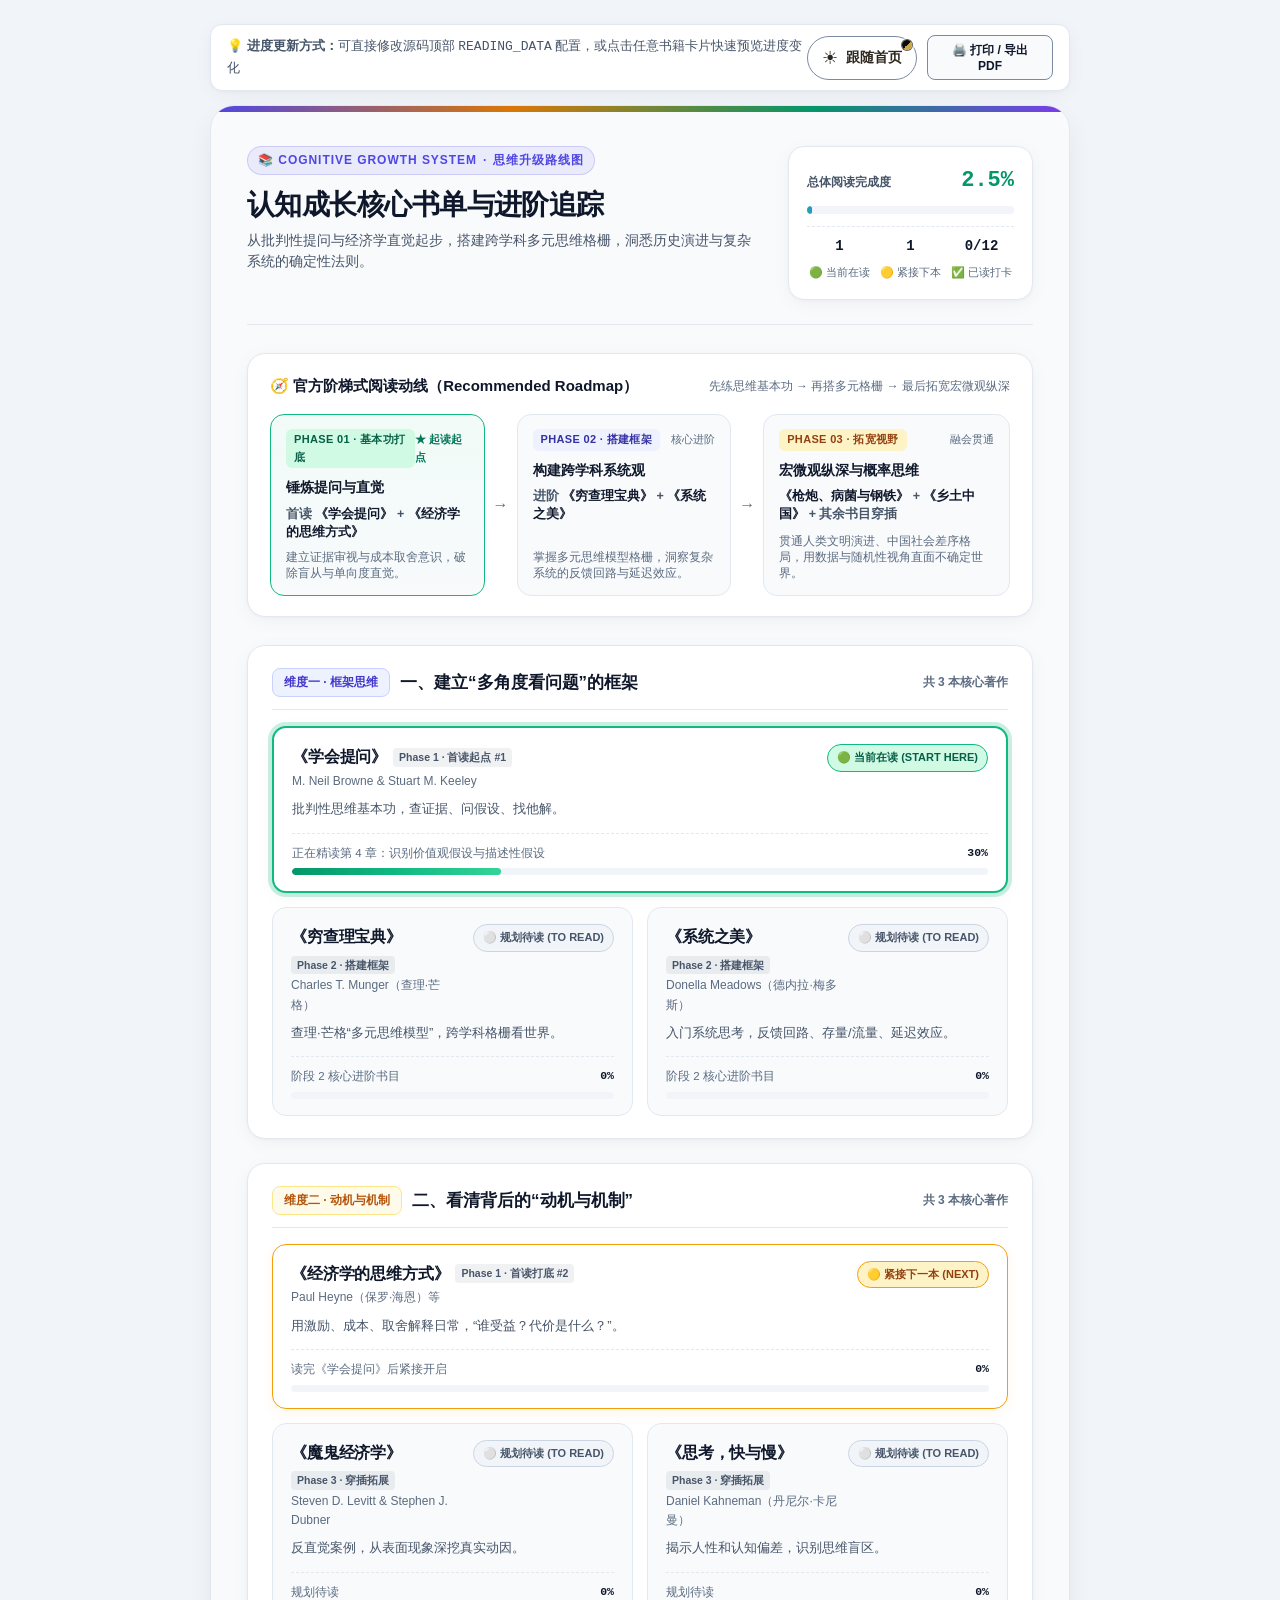
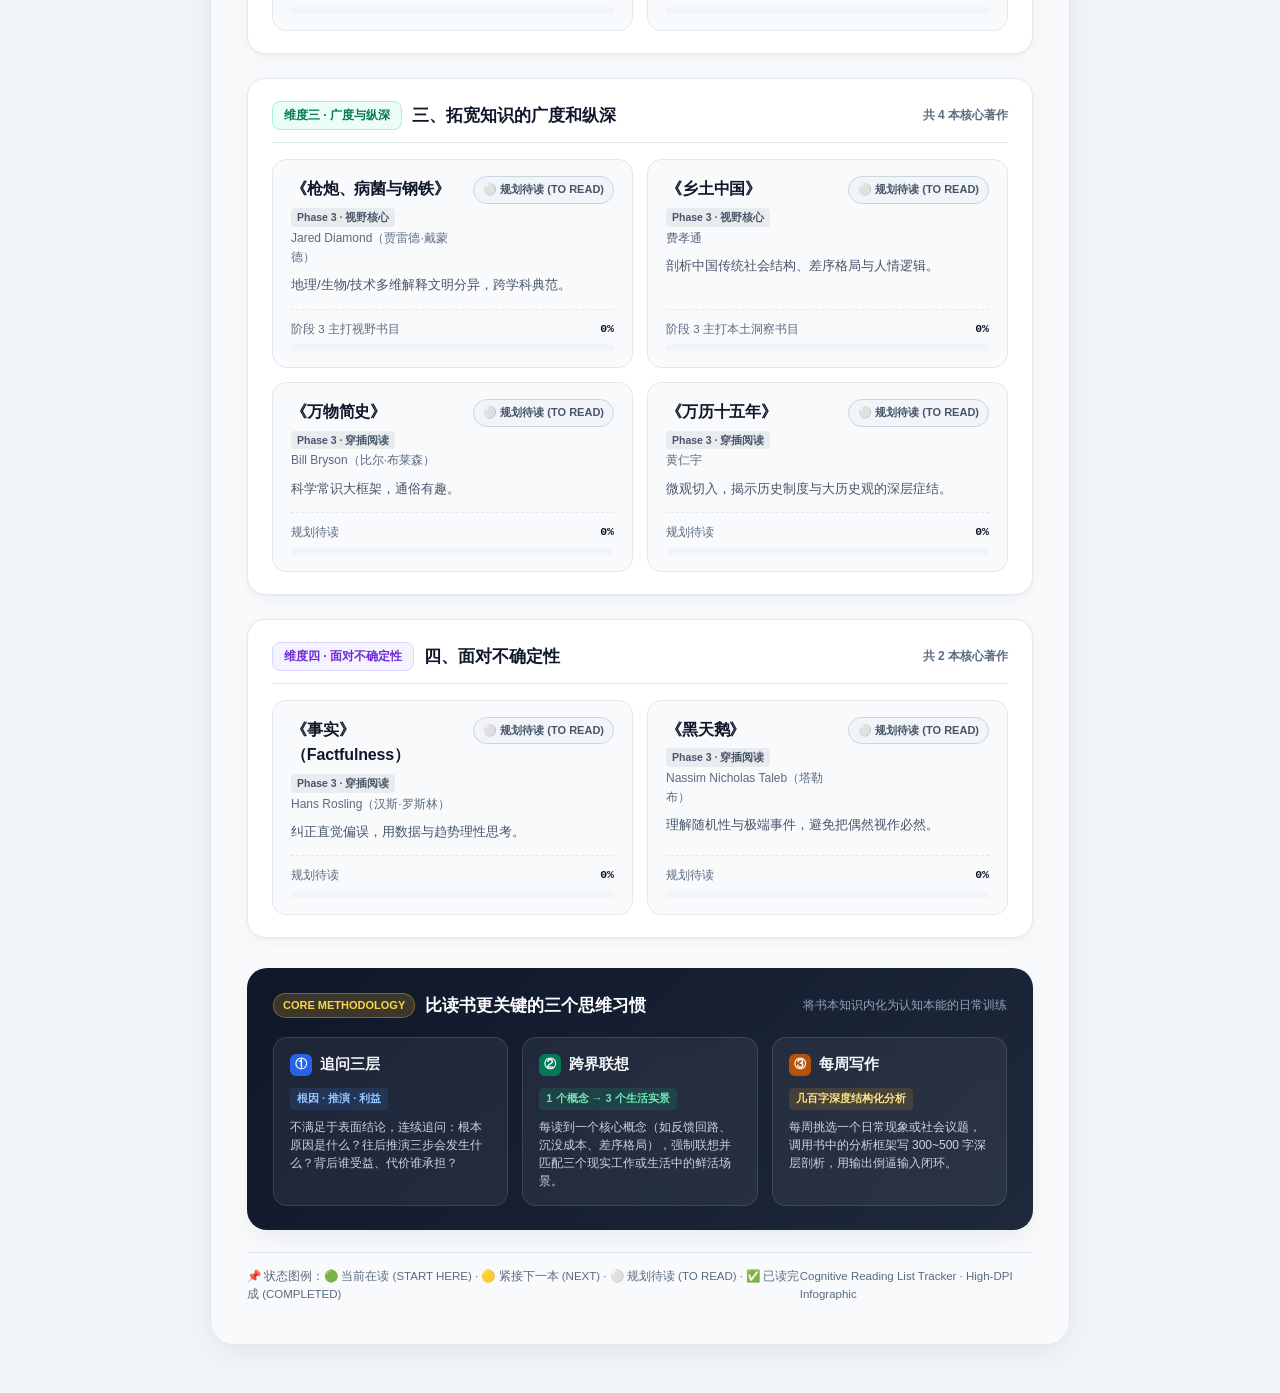
<file: reading_list_card.html>
<!DOCTYPE html>
<html lang="zh-CN">
<head>
  <meta charset="UTF-8" />
  <meta name="viewport" content="width=device-width, initial-scale=1.0" />
  <meta name="color-scheme" content="light dark">
  <!-- 主题接入必须同步加载、放在任何 <style> 之前，首屏才不会闪白；缺失时退化为 :root 的米白浅色配色 -->
  <script src="theme-manager.js"></script>
  <script>window.LifeToolsTheme && LifeToolsTheme.initAntiFOUC("reading");</script>
  <link rel="stylesheet" href="theme-tokens.css">
  <title>认知成长书单与进阶追踪长图 | Reading & Cognitive Growth Tracker</title>
  <link rel="icon" type="image/svg+xml" href="data:image/svg+xml,%3Csvg xmlns='http://www.w3.org/2000/svg' viewBox='0 0 64 64'%3E%3Crect width='64' height='64' rx='14' fill='%2313101c'/%3E%3Ctext x='50%25' y='54%25' dominant-baseline='central' text-anchor='middle' font-size='36'%3E📚%3C/text%3E%3C/svg%3E">
  <style>
    /* ==========================================================================
       1. 字体与全局 CSS 变量定义 (Apple / Notion 极简现代设计规范)
       ========================================================================== */
    :root {
      --bg-page: #F1F5F9;
      --bg-canvas: #F8FAFC;
      --bg-card: #FFFFFF;
      --bg-subtle: #F1F5F9;
      --text-primary: #0F172A;
      --text-secondary: #475569;
      --text-muted: #5B6B80; /* 对比度修正:旧 #94A3B8 在白 / 画布底上仅 2.4-2.6:1,现 ≥ 5.0:1 */
      --border-light: #E2E8F0;
      --border-focus: #CBD5E1;
      --shadow-card: 0 4px 20px -2px rgba(15, 23, 42, 0.05), 0 1px 3px 0 rgba(15, 23, 42, 0.03);
      --shadow-elevated: 0 10px 30px -5px rgba(15, 23, 42, 0.08);

      /* 四大维度专属主题色 */
      /* 1. 框架类：深蓝/靛青 (Indigo) */
      --cat-framework-main: #4338CA;
      --cat-framework-bg: #EEF2FF;
      --cat-framework-border: #C7D2FE;
      --cat-framework-bar: linear-gradient(90deg, #4F46E5 0%, #6366F1 100%);

      /* 2. 机制类：暖橙/琥珀 (Amber) */
      --cat-mechanism-main: #B45309;
      --cat-mechanism-bg: #FFFBEB;
      --cat-mechanism-border: #FDE68A;
      --cat-mechanism-bar: linear-gradient(90deg, #D97706 0%, #F59E0B 100%);

      /* 3. 视野类：墨绿/翡翠 (Emerald) */
      --cat-horizon-main: #047857;
      --cat-horizon-bg: #ECFDF5;
      --cat-horizon-border: #A7F3D0;
      --cat-horizon-bar: linear-gradient(90deg, #059669 0%, #10B981 100%);

      /* 4. 不确定性：紫罗兰/品红 (Violet) */
      --cat-uncertainty-main: #6D28D9;
      --cat-uncertainty-bg: #F5F3FF;
      --cat-uncertainty-border: #DDD6FE;
      --cat-uncertainty-bar: linear-gradient(90deg, #7C3AED 0%, #A855F7 100%);

      /* 状态徽章色彩 */
      --status-reading-text: #065F46;
      --status-reading-bg: #D1FAE5;
      --status-reading-border: #10B981;
      --status-reading-glow: rgba(16, 185, 129, 0.22);

      --status-next-text: #92400E;
      --status-next-bg: #FEF3C7;
      --status-next-border: #F59E0B;

      --status-toread-text: #475569;
      --status-toread-bg: #F1F5F9;
      --status-toread-border: #CBD5E1;

      --status-done-text: #1E40AF;
      --status-done-bg: #DBEAFE;
      --status-done-border: #60A5FA;

      --font-sans: -apple-system, BlinkMacSystemFont, "PingFang SC", "Hiragino Sans GB",
        "Microsoft YaHei", "Noto Sans CJK SC", "Source Han Sans SC", "Segoe UI", Roboto, sans-serif;
      --font-mono: "SFMono-Regular", Consolas, "Liberation Mono", Menlo, monospace;

      /* ---- 以下为原先硬编码在规则里的颜色 / 圆角:变量化,classic 取值 = 原值(零回归) ---- */
      --canvas-strip: linear-gradient(90deg, #4F46E5 0%, #D97706 35%, #059669 70%, #7C3AED 100%);
      --eyebrow-fg: #4F46E5;
      --eyebrow-bg: rgba(79, 70, 229, 0.08);
      --eyebrow-bd: rgba(79, 70, 229, 0.2);
      --stat-pct: #059669;   /* 对比度修正:旧 #10B981 在白底仅 2.5:1(22px 粗体按大字 3:1 判),现 3.8:1 */
      --progress-overall: linear-gradient(90deg, #10B981 0%, #3B82F6 100%);
      --phase-active-bd: #10B981;
      --phase-active-tint: rgba(16, 185, 129, 0.06);
      --phase1-bg: #D1FAE5;
      --phase1-fg: #065F46;
      --phase2-bg: #EEF2FF;
      --phase2-fg: #3730A3;
      --phase3-bg: #FEF3C7;
      --phase3-fg: #92400E;
      --anchor-fg: #047857;  /* 对比度修正:旧 #059669 在浅绿渐变底仅 3.5:1(11px 小字),现 5.1:1 */
      --order-tag-bg: rgba(15, 23, 42, 0.06);
      --next-glow: 0 4px 14px -2px rgba(245, 158, 11, 0.12);
      --pulse-a: 0 0 0 3px rgba(16, 185, 129, 0.18), 0 4px 20px -2px rgba(15, 23, 42, 0.05);
      --pulse-b: 0 0 0 6px rgba(16, 185, 129, 0.30), 0 4px 20px -2px rgba(15, 23, 42, 0.08);
      --reading-bar: linear-gradient(90deg, #059669 0%, #10B981 50%, #34D399 100%);
      /* 底部「三个习惯」附卡:classic 下深浅两种主题都是固定的深海军蓝 */
      --banner-bg: linear-gradient(135deg, #0F172A 0%, #1E293B 100%);
      --banner-bd: none;
      --banner-fg: #F8FAFC;
      --banner-title: #FFFFFF;
      --banner-sub: #94A3B8;
      --banner-desc: #CBD5E1;
      --banner-badge-fg: #FCD34D;
      --banner-badge-bg: rgba(251, 191, 36, 0.18);
      --banner-badge-bd: rgba(251, 191, 36, 0.35);
      --banner-card-bg: rgba(255, 255, 255, 0.06);
      --banner-card-bd: rgba(255, 255, 255, 0.12);
      /* 序号方块(12px 粗体白字,按小字 4.5:1):旧 #3B82F6 / #10B981 / #F59E0B 配白字仅 3.7 / 2.5 / 2.1:1 */
      --habit1-bg: #2563EB;
      --habit2-bg: #047857;
      --habit3-bg: #B45309;
      --habit-on: #FFFFFF;
      --habit1-tag-fg: #93C5FD;
      --habit1-tag-bg: rgba(59, 130, 246, 0.15);
      --habit2-tag-fg: #6EE7B7;
      --habit2-tag-bg: rgba(16, 185, 129, 0.15);
      --habit3-tag-fg: #FDE68A;
      --habit3-tag-bg: rgba(245, 158, 11, 0.15);
      --radius-xl: 24px;
      --radius-banner: 20px;
      --radius-lg: 18px;
      --radius-stat: 16px;
      --radius-md: 14px;
      --radius-bar: 12px;
      --radius-ctl: 8px;
      --font-heading: var(--font-sans);
      --bg-deco: none;
      --focus: #4338CA;
      /* 控件边界(工具栏按钮 / 主题挂件):对相邻底色 >= 3:1;装饰分隔线仍用 --border-light */
      --ctl-bd: #7B8AA0;
    }

    /* 深色护眼太空灰主题:由 <html data-theme="dark"> 触发(全站主题机制;页面不再自带切换按钮与存储) */
    html[data-theme="dark"] {
      --bg-page: #090D16;
      --bg-canvas: #0F172A;
      --bg-card: #1E293B;
      --bg-subtle: #334155;
      --text-primary: #F8FAFC;
      --text-secondary: #CBD5E1;
      --text-muted: #94A3B8; /* 对比度修正:旧 #64748B 在卡片底 #1E293B 上仅 3.0:1,现 5.7:1 */
      --border-light: #334155;
      --border-focus: #475569;
      --shadow-card: 0 4px 20px -2px rgba(0, 0, 0, 0.35);

      --cat-framework-main: #9096FB;  /* 对比度修正:旧 #818CF8 在维度徽标的靛青淡底上 4.39:1,现 4.96:1 */
      --cat-framework-bg: rgba(79, 70, 229, 0.16);
      --cat-framework-border: rgba(129, 140, 248, 0.35);

      --cat-mechanism-main: #FBBF24;
      --cat-mechanism-bg: rgba(217, 119, 6, 0.16);
      --cat-mechanism-border: rgba(251, 191, 36, 0.35);

      --cat-horizon-main: #34D399;
      --cat-horizon-bg: rgba(5, 150, 105, 0.16);
      --cat-horizon-border: rgba(52, 211, 153, 0.35);

      --cat-uncertainty-main: #C084FC;
      --cat-uncertainty-bg: rgba(124, 58, 237, 0.16);
      --cat-uncertainty-border: rgba(192, 132, 252, 0.35);

      --status-reading-text: #6EE7B7;
      --status-reading-bg: rgba(16, 185, 129, 0.2);
      --status-reading-border: #10B981;

      --status-next-text: #FCD34D;
      --status-next-bg: rgba(245, 158, 11, 0.2);
      --status-next-border: #F59E0B;

      --status-toread-text: #94A3B8;
      --status-toread-bg: rgba(148, 163, 184, 0.12);
      --status-toread-border: #475569;

      --status-done-text: #93C5FD;
      --status-done-bg: rgba(59, 130, 246, 0.2);
      --status-done-border: #3B82F6;

      --eyebrow-fg: #A5B4FC;
      --order-tag-bg: rgba(255, 255, 255, 0.1);
      --banner-bd: 1px solid #334155;
      --focus: #A5B4FC;
      --ctl-bd: #6F7E98;
      --anchor-fg: #34D399;  /* 对比度修正::root 的 #047857 / 旧 #059669 在深色浅绿渐变底仅 2.5:1,现 7.2:1 */
      --stat-pct: #10B981;   /* 深色下保持旧值(在 #1E293B 上 5.8:1,无需修正);:root 的 #059669 只为浅色白底而设 */
    }

    /* LT-THEME-MAP —— tech / fresh / paper:把页面变量别名到共享令牌(theme-tokens.css)。
       · 每个 var(--lt-*, 回退值) 的回退值 = 页面 classic 原值,theme-tokens.css 缺失时页面不崩
       · 特异性 (0,2,1) 高于 :root 与 html[data-theme] 块,无需 !important
       · 层级:页面 = 画布 = lt-bg,卡片 = lt-surface,进度槽 = lt-surface-2;书籍状态色映射到 good / warn / info 语义令牌,
         每个状态另有文字标签(🟢 当前在读 / 🟡 紧接下一本 …),不只靠颜色 */
    html[data-style]:not([data-style="classic"]) {
      --bg-page: var(--lt-bg, #F1F5F9);
      --bg-canvas: var(--lt-bg, #F8FAFC);
      --bg-card: var(--lt-surface, #FFFFFF);
      --bg-subtle: var(--lt-surface-2, #F1F5F9);
      --text-primary: var(--lt-text, #0F172A);
      --text-secondary: color-mix(in srgb, var(--lt-text, #475569) 40%, var(--lt-text-muted, #475569));
      --text-muted: var(--lt-text-muted, #64748B);
      --border-light: var(--lt-border, #E2E8F0);
      --border-focus: var(--lt-border-strong, #CBD5E1);
      --shadow-card: var(--lt-shadow, 0 4px 20px -2px rgba(15, 23, 42, 0.05), 0 1px 3px 0 rgba(15, 23, 42, 0.03));
      --shadow-elevated: var(--lt-shadow, 0 10px 30px -5px rgba(15, 23, 42, 0.08));

      --cat-framework-main: var(--lt-info, #4338CA);
      --cat-framework-bg: var(--lt-info-soft, #EEF2FF);
      --cat-framework-border: color-mix(in srgb, var(--lt-info, #C7D2FE) 40%, transparent);
      --cat-framework-bar: var(--lt-info, #4F46E5);
      --cat-mechanism-main: var(--lt-warn, #B45309);
      --cat-mechanism-bg: var(--lt-warn-soft, #FFFBEB);
      --cat-mechanism-border: color-mix(in srgb, var(--lt-warn, #FDE68A) 40%, transparent);
      --cat-mechanism-bar: var(--lt-warn, #D97706);
      --cat-horizon-main: var(--lt-good, #047857);
      --cat-horizon-bg: var(--lt-good-soft, #ECFDF5);
      --cat-horizon-border: color-mix(in srgb, var(--lt-good, #A7F3D0) 40%, transparent);
      --cat-horizon-bar: var(--lt-good, #059669);
      --cat-uncertainty-main: var(--lt-accent-strong, #6D28D9);
      --cat-uncertainty-bg: var(--lt-accent-soft, #F5F3FF);
      --cat-uncertainty-border: color-mix(in srgb, var(--lt-accent, #DDD6FE) 40%, transparent);
      --cat-uncertainty-bar: var(--lt-accent, #7C3AED);

      --status-reading-text: var(--lt-good, #065F46);
      --status-reading-bg: var(--lt-good-soft, #D1FAE5);
      --status-reading-border: var(--lt-good, #10B981);
      --status-reading-glow: var(--lt-good-soft, rgba(16, 185, 129, 0.22));
      --status-next-text: var(--lt-warn, #92400E);
      --status-next-bg: var(--lt-warn-soft, #FEF3C7);
      --status-next-border: var(--lt-warn, #F59E0B);
      --status-toread-text: var(--lt-text-muted, #475569);
      --status-toread-bg: var(--lt-surface-2, #F1F5F9);
      --status-toread-border: var(--lt-border-strong, #CBD5E1);
      --status-done-text: var(--lt-info, #1E40AF);
      --status-done-bg: var(--lt-info-soft, #DBEAFE);
      --status-done-border: var(--lt-info, #60A5FA);

      --canvas-strip: linear-gradient(90deg, var(--lt-info, #4F46E5) 0%, var(--lt-warn, #D97706) 35%, var(--lt-good, #059669) 70%, var(--lt-accent, #7C3AED) 100%);
      --eyebrow-fg: var(--lt-accent-strong, #4F46E5);
      --eyebrow-bg: var(--lt-accent-soft, rgba(79, 70, 229, 0.08));
      --eyebrow-bd: var(--lt-border-strong, rgba(79, 70, 229, 0.2));
      --stat-pct: var(--lt-good, #047857);
      --progress-overall: linear-gradient(90deg, var(--lt-good, #10B981) 0%, var(--lt-info, #3B82F6) 100%);
      --phase-active-bd: var(--lt-good, #10B981);
      --phase-active-tint: var(--lt-good-soft, rgba(16, 185, 129, 0.06));
      --phase1-bg: var(--lt-good-soft, #D1FAE5);
      --phase1-fg: var(--lt-good, #065F46);
      --phase2-bg: var(--lt-info-soft, #EEF2FF);
      --phase2-fg: var(--lt-info, #3730A3);
      --phase3-bg: var(--lt-warn-soft, #FEF3C7);
      --phase3-fg: var(--lt-warn, #92400E);
      --anchor-fg: var(--lt-good, #047857);
      --order-tag-bg: var(--lt-accent-soft, rgba(15, 23, 42, 0.06));
      --next-glow: 0 0 0 3px var(--lt-warn-soft, rgba(245, 158, 11, 0.12));
      --pulse-a: 0 0 0 3px var(--lt-good-soft, rgba(16, 185, 129, 0.18));
      --pulse-b: 0 0 0 6px var(--lt-good-soft, rgba(16, 185, 129, 0.30)), 0 0 0 6px var(--lt-good-soft, transparent);
      --reading-bar: var(--lt-good, #059669);
      --banner-bg: var(--lt-surface-2, #0F172A);
      --banner-bd: 1px solid var(--lt-border-strong, transparent);
      --banner-fg: var(--lt-text, #F8FAFC);
      --banner-title: var(--lt-text, #FFFFFF);
      --banner-sub: var(--lt-text-muted, #94A3B8);
      --banner-desc: color-mix(in srgb, var(--lt-text, #CBD5E1) 40%, var(--lt-text-muted, #CBD5E1));
      --banner-badge-fg: var(--lt-accent-strong, #FCD34D);
      --banner-badge-bg: var(--lt-accent-soft, rgba(251, 191, 36, 0.18));
      --banner-badge-bd: var(--lt-border-strong, rgba(251, 191, 36, 0.35));
      --banner-card-bg: var(--lt-surface, rgba(255, 255, 255, 0.06));
      --banner-card-bd: var(--lt-border, rgba(255, 255, 255, 0.12));
      --habit1-bg: var(--lt-info, #2563EB);
      --habit2-bg: var(--lt-good, #047857);
      --habit3-bg: var(--lt-warn, #B45309);
      --habit-on: var(--lt-surface, #FFFFFF);
      --habit1-tag-fg: var(--lt-info, #93C5FD);
      --habit1-tag-bg: var(--lt-info-soft, rgba(59, 130, 246, 0.15));
      --habit2-tag-fg: var(--lt-good, #6EE7B7);
      --habit2-tag-bg: var(--lt-good-soft, rgba(16, 185, 129, 0.15));
      --habit3-tag-fg: var(--lt-warn, #FDE68A);
      --habit3-tag-bg: var(--lt-warn-soft, rgba(245, 158, 11, 0.15));
      --radius-xl: calc(var(--lt-radius, 16px) * 1.5);
      --radius-banner: calc(var(--lt-radius, 16px) * 1.25);
      --radius-lg: calc(var(--lt-radius, 16px) * 1.125);
      --radius-stat: var(--lt-radius, 16px);
      --radius-md: calc(var(--lt-radius, 16px) * 0.875);
      --radius-bar: calc(var(--lt-radius, 16px) * 0.75);
      --radius-ctl: var(--lt-radius-sm, 8px);
      --font-heading: var(--lt-font-heading, var(--font-sans));
      --bg-deco: var(--lt-bg-deco, none);
      --focus: var(--lt-focus, #4338CA);
      --ctl-bd: var(--lt-border-strong, #7B8AA0);
    }

    * {
      box-sizing: border-box;
      margin: 0;
      padding: 0;
      -webkit-font-smoothing: antialiased;
      -moz-osx-font-smoothing: grayscale;
    }

    body {
      background-color: var(--bg-page);
      background-image: var(--bg-deco);
      color: var(--text-primary);
      font-family: var(--font-sans);
      line-height: 1.6;
      padding: 24px 16px 48px;
      display: flex;
      flex-direction: column;
      align-items: center;
    }

    /* 顶部交互控制栏（截图导出或打印时自动隐藏） */
    .toolbar {
      width: 100%;
      max-width: 860px;
      margin-bottom: 14px;
      display: flex;
      justify-content: space-between;
      align-items: center;
      padding: 10px 16px;
      background: var(--bg-card);
      border: 1px solid var(--border-light);
      border-radius: var(--radius-bar);
      font-size: 13px;
      color: var(--text-secondary);
      box-shadow: var(--shadow-card);
    }

    .toolbar-left {
      display: flex;
      align-items: center;
      gap: 8px;
    }

    .toolbar-actions {
      display: flex;
      gap: 10px;
    }

    .btn-tool {
      cursor: pointer;
      border: 1px solid var(--ctl-bd);
      background: var(--bg-canvas);
      color: var(--text-primary);
      padding: 6px 12px;
      border-radius: var(--radius-ctl);
      font-size: 12px;
      font-weight: 600;
      transition: all 0.15s ease;
    }

    .btn-tool:hover {
      border-color: var(--border-focus);
      transform: translateY(-1px);
    }

    .btn-tool:focus-visible {
      outline: 2px solid var(--focus);
      outline-offset: 2px;
    }

    /* 主题挂件的内联容器(挂件由 theme-manager.js 注入;缺失时为空) */
    .theme-slot {
      display: inline-flex;
      align-items: center;
      flex-shrink: 0;
    }
    /* 窄屏:工具栏里的挂件只留图标按钮(44px),文字标签收起,与「打印」按钮并排不挤压 */
    @media (max-width: 480px) {
      .toolbar .theme-slot .lt-theme-root.lt-theme-root .lt-theme-label { display: none; }
      .toolbar .theme-slot .lt-theme-root.lt-theme-root .lt-theme-btn { padding: 0; }
      .toolbar .btn-tool { white-space: nowrap; }
    }
    /* 挂件按钮 / 菜单的描边取令牌 --lt-border-strong;经典风格的工具栏底色(白 / #1E293B)比令牌假定的底色亮,令牌值对它不足 3:1,这里就地换成本页控件边界色 */
    html[data-style="classic"] .theme-slot {
      --lt-border-strong: var(--ctl-bd);
    }

    /* ==========================================================================
       2. 核心画布容器 (860px 标准高清信息长图画布)
       ========================================================================== */
    #infographic-canvas {
      width: 860px;
      max-width: 100%;
      background-color: var(--bg-canvas);
      border: 1px solid var(--border-light);
      border-radius: var(--radius-xl);
      padding: 40px 36px;
      box-shadow: var(--shadow-elevated);
      position: relative;
      overflow: hidden;
    }

    /* 顶部装饰渐变条 */
    #infographic-canvas::before {
      content: "";
      position: absolute;
      top: 0;
      left: 0;
      right: 0;
      height: 6px;
      background: var(--canvas-strip);
    }

    /* ==========================================================================
       3. 头部区域：标题、认知宣言与总体进度看板
       ========================================================================== */
    .header-section {
      display: flex;
      justify-content: space-between;
      align-items: flex-start;
      gap: 24px;
      margin-bottom: 28px;
      padding-bottom: 24px;
      border-bottom: 1px solid var(--border-light);
    }

    .header-title-group {
      flex: 1;
    }

    .eyebrow-tag {
      display: inline-flex;
      align-items: center;
      gap: 6px;
      font-size: 12px;
      font-weight: 700;
      letter-spacing: 0.08em;
      text-transform: uppercase;
      color: var(--eyebrow-fg);
      background: var(--eyebrow-bg);
      border: 1px solid var(--eyebrow-bd);
      padding: 4px 10px;
      border-radius: 999px;
      margin-bottom: 12px;
    }

    .main-title {
      font-family: var(--font-heading);
      font-size: 28px;
      font-weight: 800;
      letter-spacing: -0.02em;
      color: var(--text-primary);
      line-height: 1.25;
      margin-bottom: 8px;
    }

    .subtitle {
      font-size: 14px;
      color: var(--text-secondary);
      line-height: 1.5;
    }

    /* 右侧总体进度统计小看板 */
    .overall-stats-card {
      min-width: 245px;
      background: var(--bg-card);
      border: 1px solid var(--border-light);
      border-radius: var(--radius-stat);
      padding: 16px 18px;
      box-shadow: var(--shadow-card);
    }

    .stats-top-row {
      display: flex;
      justify-content: space-between;
      align-items: baseline;
      margin-bottom: 8px;
    }

    .stats-label {
      font-size: 12px;
      font-weight: 600;
      color: var(--text-secondary);
    }

    .stats-percentage {
      font-family: var(--font-mono);
      font-size: 22px;
      font-weight: 800;
      color: var(--stat-pct);
    }

    .overall-progress-track {
      width: 100%;
      height: 8px;
      background: var(--bg-subtle);
      border-radius: 999px;
      overflow: hidden;
      margin-bottom: 12px;
    }

    .overall-progress-fill {
      height: 100%;
      background: var(--progress-overall);
      border-radius: 999px;
      transition: width 0.4s ease;
    }

    .stats-mini-grid {
      display: grid;
      grid-template-columns: repeat(3, 1fr);
      gap: 6px;
      padding-top: 8px;
      border-top: 1px dashed var(--border-light);
      text-align: center;
    }

    .stat-mini-item .num {
      font-family: var(--font-mono);
      font-size: 14px;
      font-weight: 700;
      color: var(--text-primary);
      display: block;
    }

    .stat-mini-item .txt {
      font-size: 11px;
      color: var(--text-muted);
    }

    /* ==========================================================================
       4. 官方阅读动线 Roadmap (Phase 1 -> Phase 2 -> Phase 3)
       ========================================================================== */
    .roadmap-section {
      background: var(--bg-card);
      border: 1px solid var(--border-light);
      border-radius: var(--radius-lg);
      padding: 20px 22px;
      margin-bottom: 28px;
      box-shadow: var(--shadow-card);
    }

    .section-heading {
      display: flex;
      justify-content: space-between;
      align-items: center;
      margin-bottom: 16px;
    }

    .section-heading-left {
      font-family: var(--font-heading);
      display: flex;
      align-items: center;
      gap: 8px;
      font-size: 15px;
      font-weight: 700;
      color: var(--text-primary);
    }

    .section-heading-note {
      font-size: 12px;
      color: var(--text-muted);
    }

    .roadmap-steps {
      display: grid;
      grid-template-columns: 1fr 24px 1fr 24px 1.15fr;
      align-items: stretch;
      gap: 4px;
    }

    .roadmap-step-card {
      background: var(--bg-canvas);
      border: 1px solid var(--border-light);
      border-radius: var(--radius-md);
      padding: 14px 15px;
      position: relative;
      display: flex;
      flex-direction: column;
      justify-content: space-between;
    }

    .roadmap-step-card.active-phase {
      border: 1.5px solid var(--phase-active-bd);
      background: linear-gradient(180deg, var(--phase-active-tint) 0%, var(--bg-canvas) 100%);
    }

    .phase-badge-row {
      display: flex;
      justify-content: space-between;
      align-items: center;
      margin-bottom: 8px;
    }

    .phase-pill {
      font-size: 11px;
      font-weight: 700;
      padding: 2px 8px;
      border-radius: 6px;
      letter-spacing: 0.03em;
    }

    .phase-1 .phase-pill {
      background: var(--phase1-bg);
      color: var(--phase1-fg);
    }

    .phase-2 .phase-pill {
      background: var(--phase2-bg);
      color: var(--phase2-fg);
    }

    .phase-3 .phase-pill {
      background: var(--phase3-bg);
      color: var(--phase3-fg);
    }

    .phase-anchor-tag {
      font-size: 11px;
      font-weight: 700;
      color: var(--anchor-fg);
    }

    .phase-title {
      font-family: var(--font-heading);
      font-size: 14px;
      font-weight: 700;
      color: var(--text-primary);
      margin-bottom: 6px;
    }

    .phase-books {
      font-size: 12.5px;
      font-weight: 600;
      color: var(--text-secondary);
      line-height: 1.45;
      margin-bottom: 8px;
    }

    .phase-books strong {
      color: var(--text-primary);
    }

    .phase-desc {
      font-size: 11.5px;
      color: var(--text-muted);
      line-height: 1.4;
    }

    .roadmap-arrow {
      display: flex;
      align-items: center;
      justify-content: center;
      color: var(--text-muted);
      font-weight: 700;
      font-size: 16px;
      pointer-events: none;   /* 窄屏下旋转 90° 后的箭头盒子会盖住相邻卡片的文字(挡住选字 / 点击);它只是装饰 */
    }

    /* ==========================================================================
       5. 四大思维维度与书单卡片网格
       ========================================================================== */
    .categories-container {
      display: flex;
      flex-direction: column;
      gap: 24px;
      margin-bottom: 30px;
    }

    .category-block {
      background: var(--bg-card);
      border: 1px solid var(--border-light);
      border-radius: var(--radius-lg);
      padding: 22px 24px;
      box-shadow: var(--shadow-card);
    }

    .category-header {
      display: flex;
      justify-content: space-between;
      align-items: center;
      margin-bottom: 16px;
      padding-bottom: 12px;
      border-bottom: 1px solid var(--border-light);
    }

    .category-title-wrap {
      display: flex;
      align-items: center;
      gap: 10px;
    }

    .category-badge {
      display: inline-flex;
      align-items: center;
      justify-content: center;
      padding: 4px 11px;
      border-radius: 8px;
      font-size: 12px;
      font-weight: 700;
      border: 1px solid transparent;
    }

    .cat-framework .category-badge {
      color: var(--cat-framework-main);
      background: var(--cat-framework-bg);
      border-color: var(--cat-framework-border);
    }

    .cat-mechanism .category-badge {
      color: var(--cat-mechanism-main);
      background: var(--cat-mechanism-bg);
      border-color: var(--cat-mechanism-border);
    }

    .cat-horizon .category-badge {
      color: var(--cat-horizon-main);
      background: var(--cat-horizon-bg);
      border-color: var(--cat-horizon-border);
    }

    .cat-uncertainty .category-badge {
      color: var(--cat-uncertainty-main);
      background: var(--cat-uncertainty-bg);
      border-color: var(--cat-uncertainty-border);
    }

    .category-name {
      font-family: var(--font-heading);
      font-size: 17px;
      font-weight: 800;
      color: var(--text-primary);
    }

    .category-meta {
      font-size: 12px;
      font-weight: 600;
      color: var(--text-muted);
    }

    /* 书籍卡片列表（每行 1~2 张自适应，保持高信息密度与呼吸感） */
    .books-grid {
      display: grid;
      grid-template-columns: repeat(2, 1fr);
      gap: 14px;
    }

    /* 若某分类有3本书，第一本或被标记为起读起点的书可占满或保持规整网格 */
    .book-card {
      background: var(--bg-canvas);
      border: 1px solid var(--border-light);
      border-radius: var(--radius-md);
      padding: 16px 18px;
      display: flex;
      flex-direction: column;
      justify-content: space-between;
      position: relative;
      transition: all 0.2s ease;
    }

    /* 特殊高亮：当前在读（起读起点 START HERE）呼吸发光边框 */
    .book-card.status-reading {
      background: var(--bg-card);
      border: 2px solid var(--status-reading-border);
      box-shadow: 0 0 0 4px var(--status-reading-glow), var(--shadow-card);
      animation: pulse-border 2.8s infinite ease-in-out;
    }

    /* 紧接下一本 NEXT 高亮微边框 */
    .book-card.status-next {
      background: var(--bg-card);
      border: 1.5px solid var(--status-next-border);
      box-shadow: var(--next-glow);
    }

    /* 已读完成状态卡片 */
    .book-card.status-completed {
      border-color: var(--status-done-border);
    }

    @keyframes pulse-border {
      0%, 100% {
        box-shadow: var(--pulse-a);
      }
      50% {
        box-shadow: var(--pulse-b);
      }
    }

    /* 让3本书分类中的《学会提问》或首本跨两列突出展示，排版完全对称不留空缺 */
    .book-card.span-full {
      grid-column: span 2;
    }

    .book-top-bar {
      display: flex;
      justify-content: space-between;
      align-items: flex-start;
      gap: 10px;
      margin-bottom: 8px;
    }

    .book-title-group {
      display: flex;
      flex-direction: column;
      gap: 2px;
    }

    .book-title-line {
      display: flex;
      align-items: center;
      flex-wrap: wrap;
      gap: 6px;
    }

    .book-title {
      font-family: var(--font-heading);
      font-size: 16px;
      font-weight: 800;
      color: var(--text-primary);
      letter-spacing: -0.01em;
    }

    .book-author {
      font-size: 12px;
      font-weight: 500;
      color: var(--text-muted);
    }

    .roadmap-order-tag {
      font-size: 10.5px;
      font-weight: 700;
      padding: 1px 6px;
      border-radius: 4px;
      background: var(--order-tag-bg);
      color: var(--text-secondary);
    }

    /* 状态胶囊徽章 Status Badge */
    .status-badge {
      display: inline-flex;
      align-items: center;
      gap: 4px;
      font-size: 11px;
      font-weight: 700;
      padding: 4px 9px;
      border-radius: 999px;
      white-space: nowrap;
      border: 1px solid transparent;
      flex-shrink: 0;
    }

    .badge-reading {
      color: var(--status-reading-text);
      background: var(--status-reading-bg);
      border-color: var(--status-reading-border);
    }

    .badge-next {
      color: var(--status-next-text);
      background: var(--status-next-bg);
      border-color: var(--status-next-border);
    }

    .badge-toread {
      color: var(--status-toread-text);
      background: var(--status-toread-bg);
      border-color: var(--status-toread-border);
    }

    .badge-completed {
      color: var(--status-done-text);
      background: var(--status-done-bg);
      border-color: var(--status-done-border);
    }

    /* 一句话核心价值副标题 */
    .book-summary {
      font-size: 13px;
      color: var(--text-secondary);
      line-height: 1.5;
      margin-bottom: 14px;
    }

    /* 进度条与百分比指示器 */
    .book-progress-area {
      margin-top: auto;
      padding-top: 10px;
      border-top: 1px dashed var(--border-light);
    }

    .progress-meta-row {
      display: flex;
      justify-content: space-between;
      align-items: center;
      font-size: 11.5px;
      margin-bottom: 6px;
    }

    .progress-hint {
      color: var(--text-muted);
      font-weight: 500;
    }

    .progress-percent {
      font-family: var(--font-mono);
      font-weight: 700;
      color: var(--text-primary);
    }

    .progress-track {
      width: 100%;
      height: 7px;
      background: var(--bg-subtle);
      border-radius: 999px;
      overflow: hidden;
    }

    .progress-fill {
      height: 100%;
      border-radius: 999px;
      transition: width 0.35s ease;
    }

    .cat-framework .progress-fill { background: var(--cat-framework-bar); }
    .cat-mechanism .progress-fill { background: var(--cat-mechanism-bar); }
    .cat-horizon .progress-fill { background: var(--cat-horizon-bar); }
    .cat-uncertainty .progress-fill { background: var(--cat-uncertainty-bar); }

    /* 起读起点专属高亮进度条 */
    .book-card.status-reading .progress-fill {
      background: var(--reading-bar);
    }

    /* ==========================================================================
       6. 底部认知附卡：比读书更关键的三个习惯
       ========================================================================== */
    .habits-banner {
      background: var(--banner-bg);
      color: var(--banner-fg);
      border: var(--banner-bd);
      border-radius: var(--radius-banner);
      padding: 24px 26px;
      position: relative;
      overflow: hidden;
      box-shadow: var(--shadow-elevated);
    }

    .habits-header {
      display: flex;
      justify-content: space-between;
      align-items: center;
      margin-bottom: 18px;
    }

    .habits-title-group {
      display: flex;
      align-items: center;
      gap: 10px;
    }

    .habits-badge {
      background: var(--banner-badge-bg);
      color: var(--banner-badge-fg);
      border: 1px solid var(--banner-badge-bd);
      font-size: 11px;
      font-weight: 700;
      padding: 3px 9px;
      border-radius: 999px;
    }

    .habits-title {
      font-family: var(--font-heading);
      font-size: 17px;
      font-weight: 800;
      color: var(--banner-title);
    }

    .habits-subtitle {
      font-size: 12px;
      color: var(--banner-sub);
    }

    .habits-grid {
      display: grid;
      grid-template-columns: repeat(3, 1fr);
      gap: 14px;
    }

    .habit-card {
      background: var(--banner-card-bg);
      border: 1px solid var(--banner-card-bd);
      border-radius: var(--radius-md);
      padding: 15px 16px;
      backdrop-filter: blur(8px);
    }

    .habit-num-row {
      display: flex;
      align-items: center;
      gap: 8px;
      margin-bottom: 8px;
    }

    .habit-index {
      width: 22px;
      height: 22px;
      border-radius: 6px;
      background: var(--habit1-bg);
      color: var(--habit-on);
      font-size: 12px;
      font-weight: 800;
      display: inline-flex;
      align-items: center;
      justify-content: center;
    }

    .habit-card:nth-child(2) .habit-index {
      background: var(--habit2-bg);
    }

    .habit-card:nth-child(3) .habit-index {
      background: var(--habit3-bg);
    }

    .habit-name {
      font-family: var(--font-heading);
      font-size: 14.5px;
      font-weight: 700;
      color: var(--banner-fg);
    }

    .habit-tag {
      display: inline-block;
      font-size: 11px;
      font-weight: 600;
      color: var(--habit1-tag-fg);
      background: var(--habit1-tag-bg);
      padding: 2px 7px;
      border-radius: 4px;
      margin-bottom: 8px;
    }

    .habit-card:nth-child(2) .habit-tag {
      color: var(--habit2-tag-fg);
      background: var(--habit2-tag-bg);
    }

    .habit-card:nth-child(3) .habit-tag {
      color: var(--habit3-tag-fg);
      background: var(--habit3-tag-bg);
    }

    .habit-desc {
      font-size: 12px;
      color: var(--banner-desc);
      line-height: 1.5;
    }

    /* ==========================================================================
       7. 页脚与版本签名
       ========================================================================== */
    .footer-meta {
      margin-top: 22px;
      padding-top: 14px;
      border-top: 1px solid var(--border-light);
      display: flex;
      justify-content: space-between;
      align-items: center;
      font-size: 11.5px;
      color: var(--text-muted);
    }

    /* 打印与自动截图模式样式优化 */
    @media print {
      body {
        background: none;
        padding: 0;
      }
      .toolbar {
        display: none !important;
      }
      #infographic-canvas {
        box-shadow: none;
        border: none;
        width: 100%;
      }
    }

    /* 窄屏手机自适应浏览 */
    @media (max-width: 760px) {
      #infographic-canvas {
        padding: 24px 18px;
      }
      .header-section {
        flex-direction: column;
      }
      .overall-stats-card {
        width: 100%;
      }
      .roadmap-steps {
        grid-template-columns: 1fr;
        gap: 10px;
      }
      .roadmap-arrow {
        transform: rotate(90deg);
      }
      .books-grid {
        grid-template-columns: 1fr;
      }
      .book-card.span-full {
        grid-column: span 1;
      }
      .habits-grid {
        grid-template-columns: 1fr;
      }
    }
  </style>
</head>
<body>

  <!-- 顶部轻量交互工具栏（导出图片或打印时自动隐藏） -->
  <div class="toolbar" id="control-toolbar">
    <div class="toolbar-left">
      <span>💡 <strong>进度更新方式：</strong>可直接修改源码顶部 <code>READING_DATA</code> 配置，或点击任意书籍卡片快速预览进度变化</span>
    </div>
    <div class="toolbar-actions">
      <span class="theme-slot" id="themeSlot"></span>
      <button class="btn-tool" onclick="window.print()">🖨️ 打印 / 导出 PDF</button>
    </div>
  </div>

  <!-- 核心信息长图画布 -->
  <main id="infographic-canvas">
    <!-- 1. 顶部 Header 与总体进度面板 -->
    <header class="header-section">
      <div class="header-title-group">
        <div class="eyebrow-tag">
          <span>📚 COGNITIVE GROWTH SYSTEM</span>
          <span>·</span>
          <span>思维升级路线图</span>
        </div>
        <h1 class="main-title">认知成长核心书单与进阶追踪</h1>
        <p class="subtitle">
          从批判性提问与经济学直觉起步，搭建跨学科多元思维格栅，洞悉历史演进与复杂系统的确定性法则。
        </p>
      </div>

      <div class="overall-stats-card">
        <div class="stats-top-row">
          <span class="stats-label">总体阅读完成度</span>
          <span class="stats-percentage" id="overall-percent">0%</span>
        </div>
        <div class="overall-progress-track">
          <div class="overall-progress-fill" id="overall-progress-bar" style="width: 0%"></div>
        </div>
        <div class="stats-mini-grid">
          <div class="stat-mini-item">
            <span class="num" id="stat-reading">1</span>
            <span class="txt">🟢 当前在读</span>
          </div>
          <div class="stat-mini-item">
            <span class="num" id="stat-next">1</span>
            <span class="txt">🟡 紧接下本</span>
          </div>
          <div class="stat-mini-item">
            <span class="num" id="stat-completed">0/12</span>
            <span class="txt">✅ 已读打卡</span>
          </div>
        </div>
      </div>
    </header>

    <!-- 2. 官方阅读路径建议 Roadmap -->
    <section class="roadmap-section" aria-label="官方阅读路径建议">
      <div class="section-heading">
        <div class="section-heading-left">
          <span>🧭 官方阶梯式阅读动线（Recommended Roadmap）</span>
        </div>
        <span class="section-heading-note">先练思维基本功 → 再搭多元格栅 → 最后拓宽宏微观纵深</span>
      </div>

      <div class="roadmap-steps">
        <!-- Phase 1 -->
        <div class="roadmap-step-card phase-1 active-phase">
          <div>
            <div class="phase-badge-row">
              <span class="phase-pill">PHASE 01 · 基本功打底</span>
              <span class="phase-anchor-tag">★ 起读起点</span>
            </div>
            <div class="phase-title">锤炼提问与直觉</div>
            <div class="phase-books">
              首读 <strong>《学会提问》</strong> + <strong>《经济学的思维方式》</strong>
            </div>
          </div>
          <div class="phase-desc">建立证据审视与成本取舍意识，破除盲从与单向度直觉。</div>
        </div>

        <div class="roadmap-arrow">→</div>

        <!-- Phase 2 -->
        <div class="roadmap-step-card phase-2">
          <div>
            <div class="phase-badge-row">
              <span class="phase-pill">PHASE 02 · 搭建框架</span>
              <span style="font-size:11px;color:var(--text-muted)">核心进阶</span>
            </div>
            <div class="phase-title">构建跨学科系统观</div>
            <div class="phase-books">
              进阶 <strong>《穷查理宝典》</strong> + <strong>《系统之美》</strong>
            </div>
          </div>
          <div class="phase-desc">掌握多元思维模型格栅，洞察复杂系统的反馈回路与延迟效应。</div>
        </div>

        <div class="roadmap-arrow">→</div>

        <!-- Phase 3 -->
        <div class="roadmap-step-card phase-3">
          <div>
            <div class="phase-badge-row">
              <span class="phase-pill">PHASE 03 · 拓宽视野</span>
              <span style="font-size:11px;color:var(--text-muted)">融会贯通</span>
            </div>
            <div class="phase-title">宏微观纵深与概率思维</div>
            <div class="phase-books">
              <strong>《枪炮、病菌与钢铁》</strong> + <strong>《乡土中国》</strong> + 其余书目穿插
            </div>
          </div>
          <div class="phase-desc">贯通人类文明演进、中国社会差序格局，用数据与随机性视角直面不确定世界。</div>
        </div>
      </div>
    </section>

    <!-- 3. 四大思维维度与书单卡片容器（由顶部配置动态渲染） -->
    <section class="categories-container" id="categories-mount"></section>

    <!-- 4. 底部附卡：比读书更关键的三个习惯 -->
    <section class="habits-banner" aria-label="比读书更关键的三个习惯">
      <div class="habits-header">
        <div class="habits-title-group">
          <span class="habits-badge">CORE METHODOLOGY</span>
          <h2 class="habits-title">比读书更关键的三个思维习惯</h2>
        </div>
        <span class="habits-subtitle">将书本知识内化为认知本能的日常训练</span>
      </div>

      <div class="habits-grid" id="habits-mount"></div>
    </section>

    <!-- 5. 页脚信息 -->
    <footer class="footer-meta">
      <span>📌 状态图例：🟢 当前在读 (START HERE) · 🟡 紧接下一本 (NEXT) · ⚪ 规划待读 (TO READ) · ✅ 已读完成 (COMPLETED)</span>
      <span>Cognitive Reading List Tracker · High-DPI Infographic</span>
    </footer>
  </main>

  <script>
    /* ==========================================================================
       【核心配置区】直接修改下方状态 (status) 与进度百分比 (progress) 即可实时更新整张长图
       --------------------------------------------------------------------------
       可选状态值 (status)：
         - "READING"   : 🟢 当前在读 (START HERE) —— 带绿色呼吸发光边框
         - "NEXT"      : 🟡 紧接下一本 (NEXT)     —— 琥珀色高亮边框
         - "TO_READ"   : ⚪ 规划待读 (TO READ)    —— 默认待读状态
         - "COMPLETED" : ✅ 已读完成 (COMPLETED)  —— 已完成打卡（建议配合 progress: 100）
       ========================================================================== */
    const READING_DATA = {
      categories: [
        {
          id: "framework",
          themeClass: "cat-framework",
          badgeText: "维度一 · 框架思维",
          title: "一、建立“多角度看问题”的框架",
          subtitle: "打破单一学科局限，用批判性审视、动态系统与跨学科格栅重塑认知底座",
          books: [
            {
              id: "asking-right-questions",
              title: "《学会提问》",
              author: "M. Neil Browne & Stuart M. Keeley",
              coreValue: "批判性思维基本功，查证据、问假设、找他解。",
              roadmapTag: "Phase 1 · 首读起点 #1",
              status: "READING",    // 🟢 默认起读起点：当前在读 (START HERE)
              progress: 30,         // 当前进度百分比 (0 - 100)
              note: "正在精读第 4 章：识别价值观假设与描述性假设",
              spanFull: true        // 跨双列突出展示起读起点
            },
            {
              id: "poor-charlies-almanack",
              title: "《穷查理宝典》",
              author: "Charles T. Munger（查理·芒格）",
              coreValue: "查理·芒格“多元思维模型”，跨学科格栅看世界。",
              roadmapTag: "Phase 2 · 搭建框架",
              status: "TO_READ",    // ⚪ 规划待读
              progress: 0,
              note: "阶段 2 核心进阶书目",
              spanFull: false
            },
            {
              id: "thinking-in-systems",
              title: "《系统之美》",
              author: "Donella Meadows（德内拉·梅多斯）",
              coreValue: "入门系统思考，反馈回路、存量/流量、延迟效应。",
              roadmapTag: "Phase 2 · 搭建框架",
              status: "TO_READ",    // ⚪ 规划待读
              progress: 0,
              note: "阶段 2 核心进阶书目",
              spanFull: false
            }
          ]
        },
        {
          id: "mechanism",
          themeClass: "cat-mechanism",
          badgeText: "维度二 · 动机与机制",
          title: "二、看清背后的“动机与机制”",
          subtitle: "穿透表象看激励、成本与人性偏误，追问“谁受益？代价是什么？”",
          books: [
            {
              id: "economic-way-of-thinking",
              title: "《经济学的思维方式》",
              author: "Paul Heyne（保罗·海恩）等",
              coreValue: "用激励、成本、取舍解释日常，“谁受益？代价是什么？”。",
              roadmapTag: "Phase 1 · 首读打底 #2",
              status: "NEXT",       // 🟡 默认紧接下一本 (NEXT)
              progress: 0,          // 当前进度 0%
              note: "读完《学会提问》后紧接开启",
              spanFull: true
            },
            {
              id: "freakonomics",
              title: "《魔鬼经济学》",
              author: "Steven D. Levitt & Stephen J. Dubner",
              coreValue: "反直觉案例，从表面现象深挖真实动因。",
              roadmapTag: "Phase 3 · 穿插拓展",
              status: "TO_READ",    // ⚪ 规划待读
              progress: 0,
              note: "规划待读",
              spanFull: false
            },
            {
              id: "thinking-fast-and-slow",
              title: "《思考，快与慢》",
              author: "Daniel Kahneman（丹尼尔·卡尼曼）",
              coreValue: "揭示人性和认知偏差，识别思维盲区。",
              roadmapTag: "Phase 3 · 穿插拓展",
              status: "TO_READ",    // ⚪ 规划待读
              progress: 0,
              note: "规划待读",
              spanFull: false
            }
          ]
        },
        {
          id: "horizon",
          themeClass: "cat-horizon",
          badgeText: "维度三 · 广度与纵深",
          title: "三、拓宽知识的广度和纵深",
          subtitle: "横跨人类演化、自然科学、中国乡土肌理与大历史制度深层结构",
          books: [
            {
              id: "guns-germs-and-steel",
              title: "《枪炮、病菌与钢铁》",
              author: "Jared Diamond（贾雷德·戴蒙德）",
              coreValue: "地理/生物/技术多维解释文明分异，跨学科典范。",
              roadmapTag: "Phase 3 · 视野核心",
              status: "TO_READ",    // ⚪ 规划待读
              progress: 0,
              note: "阶段 3 主打视野书目",
              spanFull: false
            },
            {
              id: "from-the-soil",
              title: "《乡土中国》",
              author: "费孝通",
              coreValue: "剖析中国传统社会结构、差序格局与人情逻辑。",
              roadmapTag: "Phase 3 · 视野核心",
              status: "TO_READ",    // ⚪ 规划待读
              progress: 0,
              note: "阶段 3 主打本土洞察书目",
              spanFull: false
            },
            {
              id: "short-history-of-nearly-everything",
              title: "《万物简史》",
              author: "Bill Bryson（比尔·布莱森）",
              coreValue: "科学常识大框架，通俗有趣。",
              roadmapTag: "Phase 3 · 穿插阅读",
              status: "TO_READ",    // ⚪ 规划待读
              progress: 0,
              note: "规划待读",
              spanFull: false
            },
            {
              id: "1587-a-year-of-no-significance",
              title: "《万历十五年》",
              author: "黄仁宇",
              coreValue: "微观切入，揭示历史制度与大历史观的深层症结。",
              roadmapTag: "Phase 3 · 穿插阅读",
              status: "TO_READ",    // ⚪ 规划待读
              progress: 0,
              note: "规划待读",
              spanFull: false
            }
          ]
        },
        {
          id: "uncertainty",
          themeClass: "cat-uncertainty",
          badgeText: "维度四 · 面对不确定性",
          title: "四、面对不确定性",
          subtitle: "超越直觉偏见与线性外推，在随机与动荡的世界中保持理性与反脆弱",
          books: [
            {
              id: "factfulness",
              title: "《事实》（Factfulness）",
              author: "Hans Rosling（汉斯·罗斯林）",
              coreValue: "纠正直觉偏误，用数据与趋势理性思考。",
              roadmapTag: "Phase 3 · 穿插阅读",
              status: "TO_READ",    // ⚪ 规划待读
              progress: 0,
              note: "规划待读",
              spanFull: false
            },
            {
              id: "the-black-swan",
              title: "《黑天鹅》",
              author: "Nassim Nicholas Taleb（塔勒布）",
              coreValue: "理解随机性与极端事件，避免把偶然视作必然。",
              roadmapTag: "Phase 3 · 穿插阅读",
              status: "TO_READ",    // ⚪ 规划待读
              progress: 0,
              note: "规划待读",
              spanFull: false
            }
          ]
        }
      ],

      habits: [
        {
          index: "①",
          name: "追问三层",
          tag: "根因 · 推演 · 利益",
          desc: "不满足于表面结论，连续追问：根本原因是什么？往后推演三步会发生什么？背后谁受益、代价谁承担？"
        },
        {
          index: "②",
          name: "跨界联想",
          tag: "1 个概念 → 3 个生活实景",
          desc: "每读到一个核心概念（如反馈回路、沉没成本、差序格局），强制联想并匹配三个现实工作或生活中的鲜活场景。"
        },
        {
          index: "③",
          name: "每周写作",
          tag: "几百字深度结构化分析",
          desc: "每周挑选一个日常现象或社会议题，调用书中的分析框架写 300~500 字深层剖析，用输出倒逼输入闭环。"
        }
      ]
    };

    /* 状态元数据映射表 */
    const STATUS_META = {
      READING: {
        label: "🟢 当前在读 (START HERE)",
        badgeClass: "badge-reading",
        cardClass: "status-reading"
      },
      NEXT: {
        label: "🟡 紧接下一本 (NEXT)",
        badgeClass: "badge-next",
        cardClass: "status-next"
      },
      TO_READ: {
        label: "⚪ 规划待读 (TO READ)",
        badgeClass: "badge-toread",
        cardClass: "status-toread"
      },
      COMPLETED: {
        label: "✅ 已读完成 (COMPLETED)",
        badgeClass: "badge-completed",
        cardClass: "status-completed"
      }
    };

    /* 渲染整个书单与统计面板 */
    function renderTracker() {
      const mount = document.getElementById("categories-mount");
      const habitsMount = document.getElementById("habits-mount");

      let totalBooks = 0;
      let totalProgressSum = 0;
      let readingCount = 0;
      let nextCount = 0;
      let completedCount = 0;

      mount.innerHTML = READING_DATA.categories.map(cat => {
        const booksHtml = cat.books.map(book => {
          totalBooks += 1;
          const clampedProgress = Math.max(0, Math.min(100, Number(book.progress) || 0));
          totalProgressSum += clampedProgress;

          if (book.status === "READING") readingCount++;
          if (book.status === "NEXT") nextCount++;
          if (book.status === "COMPLETED") completedCount++;

          const meta = STATUS_META[book.status] || STATUS_META.TO_READ;
          const spanClass = book.spanFull ? "span-full" : "";

          return `
            <article class="book-card ${meta.cardClass} ${spanClass}" onclick="cycleBookProgress('${book.id}')" title="点击可循环切换阅读状态与进度预览">
              <div>
                <div class="book-top-bar">
                  <div class="book-title-group">
                    <div class="book-title-line">
                      <h3 class="book-title">${book.title}</h3>
                      <span class="roadmap-order-tag">${book.roadmapTag}</span>
                    </div>
                    <span class="book-author">${book.author}</span>
                  </div>
                  <span class="status-badge ${meta.badgeClass}">${meta.label}</span>
                </div>
                <p class="book-summary">${book.coreValue}</p>
              </div>

              <div class="book-progress-area">
                <div class="progress-meta-row">
                  <span class="progress-hint">${book.note || "阅读进度"}</span>
                  <span class="progress-percent">${clampedProgress}%</span>
                </div>
                <div class="progress-track">
                  <div class="progress-fill" style="width: ${clampedProgress}%"></div>
                </div>
              </div>
            </article>
          `;
        }).join("");

        return `
          <div class="category-block ${cat.themeClass}">
            <div class="category-header">
              <div class="category-title-wrap">
                <span class="category-badge">${cat.badgeText}</span>
                <h2 class="category-name">${cat.title}</h2>
              </div>
              <span class="category-meta">共 ${cat.books.length} 本核心著作</span>
            </div>
            <div class="books-grid">
              ${booksHtml}
            </div>
          </div>
        `;
      }).join("");

      /* 渲染底部三大习惯 */
      habitsMount.innerHTML = READING_DATA.habits.map(h => `
        <div class="habit-card">
          <div class="habit-num-row">
            <span class="habit-index">${h.index}</span>
            <h3 class="habit-name">${h.name}</h3>
          </div>
          <span class="habit-tag">${h.tag}</span>
          <p class="habit-desc">${h.desc}</p>
        </div>
      `).join("");

      /* 更新顶部总体进度统计 */
      const overallAvg = totalBooks > 0 ? Math.round((totalProgressSum / (totalBooks * 100)) * 100 * 10) / 10 : 0;
      document.getElementById("overall-percent").textContent = `${overallAvg}%`;
      document.getElementById("overall-progress-bar").style.width = `${Math.max(overallAvg, 2)}%`;
      document.getElementById("stat-reading").textContent = readingCount;
      document.getElementById("stat-next").textContent = nextCount;
      document.getElementById("stat-completed").textContent = `${completedCount}/${totalBooks}`;
    }

    /* 交互增强：点击书籍卡片可快速循环切换状态与进度，方便用户在浏览器中直接调整后截图 */
    function cycleBookProgress(bookId) {
      for (const cat of READING_DATA.categories) {
        const book = cat.books.find(b => b.id === bookId);
        if (book) {
          if (book.status === "TO_READ") {
            book.status = "NEXT";
            book.progress = 0;
            book.note = "紧接下一本阅读计划";
          } else if (book.status === "NEXT") {
            book.status = "READING";
            book.progress = 30;
            book.note = "当前在读 · 进度 30%";
          } else if (book.status === "READING" && book.progress < 70) {
            book.progress = 70;
            book.note = "当前在读 · 深入研读 70%";
          } else if (book.status === "READING") {
            book.status = "COMPLETED";
            book.progress = 100;
            book.note = "已完成精读与思维笔记打卡";
          } else {
            book.status = "TO_READ";
            book.progress = 0;
            book.note = "规划待读";
          }
          renderTracker();
          break;
        }
      }
    }

    /* 主题挂件:内联进顶部工具栏(取代原先自带的「米白 / 太空灰」切换按钮,统一走全站主题机制);
       theme-manager.js 缺失或出错都不影响页面功能 */
    try {
      if (window.LifeToolsTheme && typeof window.LifeToolsTheme.mountThemeControl === "function") {
        window.LifeToolsTheme.mountThemeControl("reading", { container: document.getElementById("themeSlot") });
      }
    } catch (e) { /* 忽略:页面仍使用 :root 默认配色 */ }

    renderTracker();
  </script>
</body>
</html>
</file>
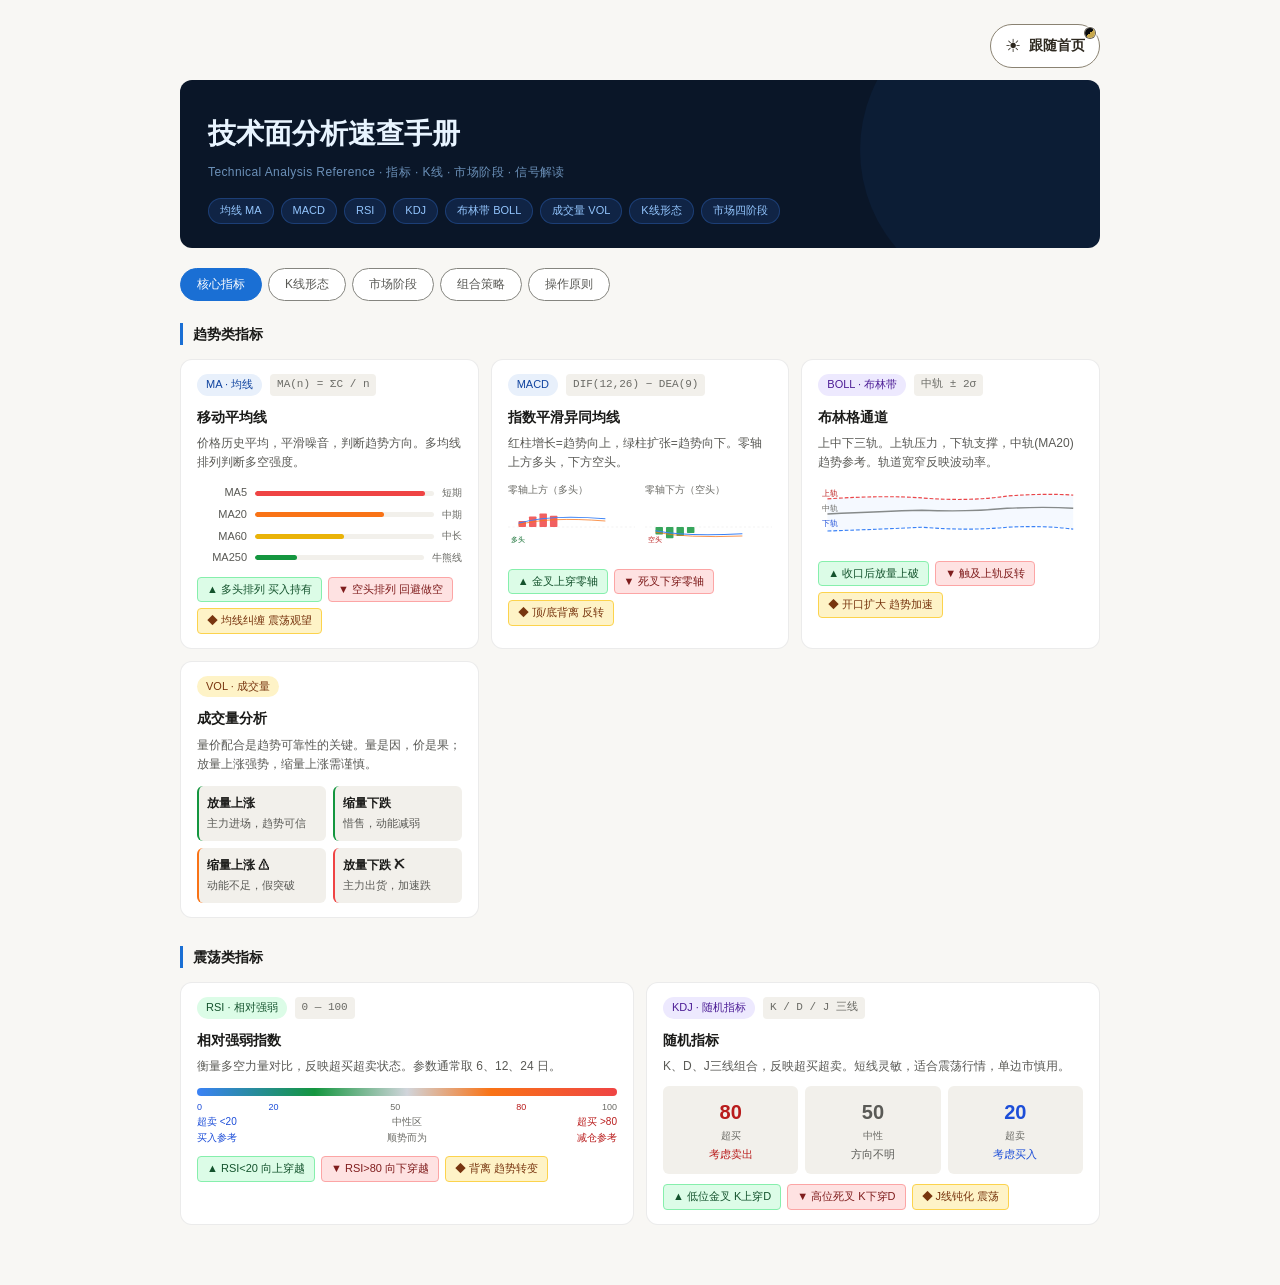
<file: technical_analysis_guide_cn.html>
<!DOCTYPE html>
<html lang="zh-CN">
<head>
<meta charset="UTF-8">
<meta name="viewport" content="width=device-width, initial-scale=1.0">
<meta name="color-scheme" content="light dark">
<!-- 主题接入必须同步加载、放在任何 <style> 之前,首屏才不会闪白;缺失时退化为 :root 的浅色配色 -->
<script src="theme-manager.js"></script>
<script>window.LifeToolsTheme && LifeToolsTheme.initAntiFOUC("technical");</script>
<link rel="stylesheet" href="theme-tokens.css">
<title>技术面分析速查手册</title>
<link rel="icon" type="image/svg+xml" href="data:image/svg+xml,%3Csvg xmlns='http://www.w3.org/2000/svg' viewBox='0 0 64 64'%3E%3Crect width='64' height='64' rx='14' fill='%23191010'/%3E%3Ctext x='50%25' y='54%25' dominant-baseline='central' text-anchor='middle' font-size='36'%3E📈%3C/text%3E%3C/svg%3E">
<style>
  :root {
    --bg: #f8f7f4;
    --surface: #ffffff;
    --surface2: #f2f0eb;
    --border: rgba(0,0,0,0.08);
    --border2: rgba(0,0,0,0.14);
    --text: #1a1a18;
    --text2: #5a5a56;
    --text3: #6b6b66;             /* 对比度修正:旧 #8a8a84 在白 / 浅灰卡片上仅 3.0-3.5:1,现 4.7-5.4:1 */
    --blue: #1a6fd4;
    --blue-bg: #e8f0fb;
    --blue-text: #1245a0;
    --green: #15803d;
    --green-bg: #dcfce7;
    --green-text: #14532d;
    --red: #b91c1c;
    --red-bg: #fee2e2;
    --red-text: #7f1d1d;
    --amber: #92400e;
    --amber-bg: #fef3c7;
    --amber-text: #78350f;
    --purple: #5b21b6;
    --purple-bg: #ede9fe;
    --purple-text: #4c1d95;
    --teal: #0f766e;
    --teal-bg: #ccfbf1;
    --teal-text: #134e4a;
    --accent: #1a6fd4;
    --radius: 12px;
    --radius-sm: 8px;
    --blue-t: #1866c8;            /* 蓝色文字专用(--blue 同时用于按钮底色,故拆分);旧 #1a6fd4 在 #f2f0eb 上 4.32:1,现 4.89:1 */
    --on-blue: #fff;              /* 放在 --blue 填充上的文字色 */
    /* 图表 / 色块用的语义色(填充、描边),inline SVG 与 style 属性统一引用 */
    --c-red: #ef4444;
    --c-green: #14963f;           /* 对比度修正:旧 #22c55e 对白底仅 2.28:1(K 线实体 / 柱子按非文本 3:1 判),现 3.84:1(柱子 .85 透明度下 3.11:1) */
    --c-blue: #3b82f6;
    --c-orange: #f97316;
    --c-yellow: #eab308;
    --c-gray: #888;
    --c-mid: #8a8a84;
    --c-neutral: #d1d5db;
    /* 同色相的「文字专用」版本:在卡片底色上也要达到 WCAG AA */
    --t-red: #b91c1c;             /* 旧 #ef4444(3.3-3.8:1) → 4.5:1 以上;下同 */
    --t-green: #146f33;           /* 旧 #22c55e */
    --t-blue: #1d4ed8;            /* 旧 #3b82f6 */
    --t-orange: #c2410c;          /* 旧 #f97316 */
    --t-mid: #6b6b66;             /* 旧 #8a8a84 */
    /* 控件边界(导航胶囊)与键盘焦点环:对相邻底色 ≥ 3:1 */
    --ctl-bd: #85857f;
    --focus: #1a6fd4;
    /* 信号胶囊 / 流程框的描边与「终点」实心框 */
    --bd-green: #86efac;
    --bd-red: #fca5a5;
    --bd-amber: #fcd34d;
    --bd-blue: #93c5fd;
    --fin-green-bg: #dcfce7;
    --fin-green-fg: #166534;
    --fin-green-bd: #22c55e;
    --fin-red-bg: #fee2e2;
    --fin-red-fg: #991b1b;
    --fin-red-bd: #ef4444;
    /* 顶部横幅(经典风格固定为深海军蓝) */
    --hero-bg: #0a1628;
    --hero-title: #e8f4ff;
    --hero-sub: #6b90b8;
    --hero-glow: rgba(59,130,246,.06);
    --htag-bg: rgba(59,130,246,.14);
    --htag-fg: #93c5fd;
    --htag-bd: rgba(59,130,246,.28);
    --hero-border: none;
    /* 风格化装饰:经典风格下全部关闭 */
    --bg-deco: none;
    --card-shadow: none;
    --font-heading: -apple-system, 'PingFang SC', 'Microsoft YaHei', sans-serif;
  }
  /* 深色:即原先随系统深色模式生效的那套外观(旧的系统深色媒体查询已删除);跟随系统由 theme-manager 的 auto / system 模式承担 */
  html[data-theme="dark"] {
    --bg: #111110;
    --surface: #1c1c1a;
    --surface2: #252522;
    --border: rgba(255,255,255,0.08);
    --border2: rgba(255,255,255,0.14);
    --text: #e8e6e0;
    --text2: #a0a09a;
    --text3: #8e8e88;             /* 对比度修正:旧 #6a6a64 在 #252522 上仅 2.8:1,现 4.7:1 */
    --blue-bg: #1a2f54;
    --blue-text: #93c5fd;
    --green-bg: #052e16;
    --green-text: #86efac;
    --red-bg: #450a0a;
    --red-text: #fca5a5;
    --amber-bg: #451a03;
    --amber-text: #fcd34d;
    --purple-bg: #2e1065;
    --purple-text: #c4b5fd;
    --teal-bg: #042f2e;
    --teal-text: #5eead4;
    /* 深色下的「文字专用」语义色:红 / 蓝 / 链接蓝沿用浅色那套 #ef4444 / #3b82f6 / #1a6fd4 时在 #252522 上仅 4.1 / 4.2 / 3.1:1,故提亮;
       绿 / 橙 / 中灰 / K 线实体绿在深色下本就 >= 4.9:1,保持旧值(零回归) */
    --blue-t: #60a5fa;
    --t-red: #f87171;
    --t-green: #22c55e;
    --t-blue: #7db3fb;
    --t-orange: #f97316;
    --t-mid: #8a8a84;
    --c-green: #22c55e;
    --ctl-bd: #76766f;
    --focus: #93c5fd;
  }
  /* LT-THEME-MAP —— tech / fresh / paper:把页面变量别名到共享令牌(theme-tokens.css)。
     · 每个 var(--lt-*, 回退值) 的回退值 = 页面原值,theme-tokens.css 缺失时页面不崩
     · 特异性 (0,2,1) 高于 :root 与 html[data-theme] 块,无需 !important
     · 页面自有语义色(K 线红绿、图表系列色)映射到 good / bad / warn / info 语义令牌,状态另有 ▲▼◆ 符号与文字,不只靠颜色 */
  html[data-style]:not([data-style="classic"]) {
    --bg: var(--lt-bg, #f8f7f4);
    --surface: var(--lt-surface, #ffffff);
    --surface2: var(--lt-surface-2, #f2f0eb);
    --border: var(--lt-border, rgba(0,0,0,0.08));
    --border2: var(--lt-border-strong, rgba(0,0,0,0.14));
    --ctl-bd: var(--lt-border-strong, #85857f);
    --focus: var(--lt-focus, #1a6fd4);
    --text: var(--lt-text, #1a1a18);
    --text2: color-mix(in srgb, var(--lt-text, #5a5a56) 45%, var(--lt-text-muted, #5a5a56));
    --text3: var(--lt-text-muted, #8a8a84);
    --blue: var(--lt-accent, #1a6fd4);
    --blue-t: var(--lt-accent-strong, #1a6fd4);
    --on-blue: var(--lt-on-accent, #fff);
    --accent: var(--lt-accent, #1a6fd4);
    --radius: var(--lt-radius, 12px);
    --radius-sm: var(--lt-radius-sm, 8px);
    --blue-bg: var(--lt-info-soft, #e8f0fb);
    --blue-text: var(--lt-info, #1245a0);
    --green-bg: var(--lt-good-soft, #dcfce7);
    --green-text: var(--lt-good, #14532d);
    --red-bg: var(--lt-bad-soft, #fee2e2);
    --red-text: var(--lt-bad, #7f1d1d);
    --amber-bg: var(--lt-warn-soft, #fef3c7);
    --amber-text: color-mix(in srgb, var(--lt-warn, #78350f) 80%, var(--lt-text, #78350f));   /* 略向正文色靠拢:标签叠在网格装饰交点上时仍 ≥ 4.5:1 */
    --purple-text: color-mix(in srgb, var(--lt-info, #4c1d95) 55%, var(--lt-bad, #4c1d95));
    --purple-bg: color-mix(in srgb, var(--purple-text) 13%, transparent);
    --teal-text: color-mix(in srgb, var(--lt-info, #134e4a) 45%, var(--lt-good, #134e4a));
    --teal-bg: color-mix(in srgb, var(--teal-text) 13%, transparent);
    --c-red: var(--lt-bad, #ef4444);
    --c-green: var(--lt-good, #22c55e);
    --c-blue: var(--lt-info, #3b82f6);
    --c-orange: color-mix(in srgb, var(--lt-warn, #f97316) 55%, var(--lt-bad, #f97316));
    --c-yellow: var(--lt-warn, #eab308);
    --c-gray: var(--lt-text-muted, #888);
    --c-mid: var(--lt-text-muted, #8a8a84);
    --c-neutral: var(--lt-border-strong, #d1d5db);
    --t-red: var(--lt-bad, #ef4444);
    --t-green: var(--lt-good, #22c55e);
    --t-blue: var(--lt-info, #3b82f6);
    --t-orange: color-mix(in srgb, var(--lt-warn, #f97316) 55%, var(--lt-bad, #f97316));
    --t-mid: var(--lt-text-muted, #8a8a84);
    --bd-green: color-mix(in srgb, var(--lt-good, #86efac) 45%, transparent);
    --bd-red: color-mix(in srgb, var(--lt-bad, #fca5a5) 45%, transparent);
    --bd-amber: color-mix(in srgb, var(--lt-warn, #fcd34d) 45%, transparent);
    --bd-blue: color-mix(in srgb, var(--lt-info, #93c5fd) 45%, transparent);
    --fin-green-bg: var(--lt-good-soft, #dcfce7);
    --fin-green-fg: var(--lt-good, #166534);
    --fin-green-bd: var(--lt-good, #22c55e);
    --fin-red-bg: var(--lt-bad-soft, #fee2e2);
    --fin-red-fg: var(--lt-bad, #991b1b);
    --fin-red-bd: var(--lt-bad, #ef4444);
    --hero-bg: var(--lt-surface-2, #0a1628);
    --hero-title: var(--lt-text, #e8f4ff);
    --hero-sub: var(--lt-text-muted, #6b90b8);
    --hero-glow: var(--lt-accent-soft, rgba(59,130,246,.06));
    --htag-bg: var(--lt-accent-soft, rgba(59,130,246,.14));
    --htag-fg: var(--lt-accent-strong, #93c5fd);
    --htag-bd: color-mix(in srgb, var(--lt-accent, #3b82f6) 40%, transparent);
    --hero-border: 1px solid var(--lt-border-strong, transparent);
    --bg-deco: var(--lt-bg-deco, none);
    --card-shadow: var(--lt-shadow, none);
    --font-heading: var(--lt-font-heading, -apple-system, 'PingFang SC', 'Microsoft YaHei', sans-serif);
  }
  * { box-sizing: border-box; margin: 0; padding: 0; }
  body {
    font-family: -apple-system, 'PingFang SC', 'Microsoft YaHei', sans-serif;
    background: var(--bg);
    color: var(--text);
    background-image: var(--bg-deco);
    line-height: 1.6;
    font-size: 14px;
  }
  .page-wrap {
    max-width: 960px;
    margin: 0 auto;
    padding: 24px 20px 60px;
  }

  /* 主题挂件行:挂载成功后才显示 */
  .theme-row { display: none; justify-content: flex-end; margin-bottom: 12px; }
  .theme-row.on { display: flex; }
  .theme-slot { display: inline-flex; align-items: center; }

  /* HERO */
  .hero {
    background: var(--hero-bg);
    border: var(--hero-border);
    box-shadow: var(--card-shadow);
    padding: 32px 28px 24px;
    border-radius: var(--radius);
    margin-bottom: 20px;
    position: relative;
    overflow: hidden;
  }
  .hero::after {
    content: '';
    position: absolute;
    top: -80px; right: -60px;
    width: 300px; height: 300px;
    border-radius: 50%;
    background: var(--hero-glow);
    pointer-events: none;
  }
  .hero-title { font-family: var(--font-heading); font-size: clamp(20px,4vw,28px); font-weight: 600; color: var(--hero-title); margin-bottom: 6px; }
  .hero-sub { font-size: 12px; color: var(--hero-sub); letter-spacing: .4px; }
  .hero-tags { display: flex; flex-wrap: wrap; gap: 7px; margin-top: 16px; }
  .htag {
    font-size: 11px; padding: 3px 11px; border-radius: 20px;
    background: var(--htag-bg); color: var(--htag-fg);
    border: .5px solid var(--htag-bd);
  }

  /* NAV */
  .nav-wrap {
    overflow-x: auto; -webkit-overflow-scrolling: touch;
    margin-bottom: 20px; padding-bottom: 2px;
    scrollbar-width: thin;
  }
  .nav-wrap::-webkit-scrollbar { height: 3px; }
  .nav-wrap::-webkit-scrollbar-thumb { background: var(--border2); border-radius: 2px; }
  .nav { display: flex; gap: 6px; min-width: max-content; }
  .nb {
    font-size: 12px; padding: 7px 16px; border-radius: 20px;
    border: .5px solid var(--ctl-bd);
    background: var(--surface); color: var(--text2);
    cursor: pointer; white-space: nowrap;
    transition: all .18s; outline: none;
  }
  .nb:focus-visible { outline: 2px solid var(--focus); outline-offset: 2px; }
  .nb:hover { background: var(--blue-bg); color: var(--blue-text); border-color: var(--blue); }
  .nb.active { background: var(--blue); color: var(--on-blue); border-color: var(--blue); }

  /* SECTION */
  .section { display: none; }
  .section.active { display: block; }
  .sec { margin-bottom: 28px; }
  .sec-last { margin-bottom: 0; }
  .st {
    font-family: var(--font-heading);
    font-size: 14px; font-weight: 600; color: var(--text);
    margin-bottom: 14px; padding-left: 10px;
    border-left: 3px solid var(--accent);
  }

  /* GRID */
  .g2 { display: grid; grid-template-columns: repeat(auto-fit, minmax(min(100%, 280px), 1fr)); gap: 12px; }
  .g3 { display: grid; grid-template-columns: repeat(auto-fit, minmax(min(100%, 180px), 1fr)); gap: 10px; }
  .g4 { display: grid; grid-template-columns: repeat(auto-fill, minmax(110px, 1fr)); gap: 8px; }

  /* CARD */
  .card {
    background: var(--surface);
    border: .5px solid var(--border);
    border-radius: var(--radius);
    box-shadow: var(--card-shadow);
    padding: 14px 16px;
  }
  .card-head { display: flex; align-items: center; gap: 8px; margin-bottom: 10px; flex-wrap: wrap; }
  .card-name { font-family: var(--font-heading); font-size: 14px; font-weight: 600; color: var(--text); }
  .desc { font-size: 12px; color: var(--text2); line-height: 1.6; margin-top: 6px; }

  /* BADGE */
  .bdg { font-size: 11px; font-weight: 500; padding: 2px 9px; border-radius: 12px; white-space: nowrap; }
  .b-blue   { background: var(--blue-bg);   color: var(--blue-text); }
  .b-green  { background: var(--green-bg);  color: var(--green-text); }
  .b-red    { background: var(--red-bg);    color: var(--red-text); }
  .b-amber  { background: var(--amber-bg);  color: var(--amber-text); }
  .b-purple { background: var(--purple-bg); color: var(--purple-text); }
  .b-teal   { background: var(--teal-bg);   color: var(--teal-text); }
  .cf {
    font-size: 11px; color: var(--text3);
    font-family: 'SF Mono', monospace;
    background: var(--surface2); padding: 2px 7px; border-radius: 4px;
  }

  /* SIGNAL PILLS */
  .sr { display: flex; gap: 6px; margin-top: 10px; flex-wrap: wrap; }
  .sig { font-size: 11px; padding: 3px 9px; border-radius: 4px; display: flex; align-items: center; gap: 3px; }
  .sbuy  { background: var(--green-bg);  color: var(--green-text);  border: .5px solid var(--bd-green); }
  .ssell { background: var(--red-bg);    color: var(--red-text);    border: .5px solid var(--bd-red); }
  .swat  { background: var(--amber-bg);  color: var(--amber-text);  border: .5px solid var(--bd-amber); }

  /* LEVEL BARS */
  .lbar { display: flex; align-items: center; gap: 8px; margin: 4px 0; }
  .llabel { font-size: 11px; color: var(--text2); width: 50px; flex-shrink: 0; text-align: right; }
  .ltrack { flex: 1; height: 5px; background: var(--surface2); border-radius: 3px; overflow: hidden; }
  .lfill  { height: 100%; border-radius: 3px; }

  /* RSI GRADIENT */
  .rsi-bar { height: 8px; border-radius: 4px; margin-bottom: 18px; position: relative; }
  .rsi-ticks { display: flex; justify-content: space-between; font-size: 10px; color: var(--text3); margin-top: 4px; }

  /* MACD MINIS */
  .mini-charts { display: grid; grid-template-columns: 1fr 1fr; gap: 10px; margin-top: 10px; }
  .mini-label { font-size: 10px; color: var(--text3); margin-bottom: 4px; }

  /* K-LINE CARDS */
  .kc {
    background: var(--surface); border: .5px solid var(--border);
    border-radius: var(--radius-sm); padding: 10px 6px;
    text-align: center; cursor: default;
    transition: border-color .18s;
  }
  .kc:hover { border-color: var(--border2); }
  .kn { font-size: 12px; font-weight: 600; color: var(--text); margin-top: 4px; }
  .ks { font-size: 11px; color: var(--text3); margin-top: 2px; }

  /* MARKET PHASES */
  .mp {
    display: flex; border: .5px solid var(--border);
    border-radius: var(--radius); overflow: hidden; margin-bottom: 14px;
  }
  .ph {
    flex: 1; padding: 12px 6px; text-align: center;
    cursor: pointer; transition: background .18s; min-width: 0;
  }
  .ph + .ph { border-left: .5px solid var(--border); }
  .ph.active { background: var(--blue-bg); }
  .phi { font-size: 20px; display: block; margin-bottom: 4px; }
  .phn { font-size: 11px; font-weight: 500; color: var(--text2); }
  .ph.active .phn { color: var(--blue-text); }
  .pd { display: none; background: var(--surface2); border-radius: var(--radius-sm); padding: 16px; }
  .pd.show { display: block; }
  .pdt { font-family: var(--font-heading); font-size: 14px; font-weight: 600; color: var(--text); margin-bottom: 10px; }
  .pgrid { display: grid; grid-template-columns: repeat(auto-fit, minmax(min(100%,200px), 1fr)); gap: 14px; margin-top: 8px; }
  .plabel { font-size: 10px; font-weight: 600; color: var(--text3); text-transform: uppercase; letter-spacing: .5px; margin-bottom: 6px; }
  .plist { list-style: none; display: flex; flex-direction: column; gap: 5px; }
  .plist li { font-size: 12px; color: var(--text2); padding-left: 14px; position: relative; line-height: 1.4; }
  .plist li::before { content: '—'; position: absolute; left: 0; color: var(--text3); }

  /* COMBO CARDS */
  .combo-card {
    background: var(--surface); border: .5px solid var(--border);
    border-radius: var(--radius); padding: 16px; margin-bottom: 12px;
    box-shadow: var(--card-shadow);
  }
  .combo-head { display: flex; justify-content: space-between; align-items: flex-start; gap: 10px; flex-wrap: wrap; margin-bottom: 12px; }
  .combo-title { font-family: var(--font-heading); font-size: 14px; font-weight: 600; color: var(--text); }
  .combo-tags { display: flex; flex-wrap: wrap; gap: 5px; margin-top: 6px; }
  .combo-body { display: grid; grid-template-columns: repeat(auto-fit, minmax(min(100%,150px),1fr)); gap: 8px; }
  .ci { background: var(--surface2); border-radius: 6px; padding: 9px 10px; }
  .ci-label { font-size: 10px; color: var(--text3); margin-bottom: 4px; letter-spacing: .3px; }
  .ci-val { font-size: 11px; color: var(--text2); line-height: 1.5; }
  .flow-row { display: flex; align-items: center; flex-wrap: wrap; gap: 6px; margin-top: 12px; }
  .fbox { font-size: 11px; padding: 4px 10px; border-radius: 6px; border: .5px solid; white-space: nowrap; }
  .farr { color: var(--text3); font-size: 14px; }

  /* TABLE */
  .tbl-wrap { overflow-x: auto; -webkit-overflow-scrolling: touch; border: .5px solid var(--border); border-radius: var(--radius); }
  .tbl { width: 100%; border-collapse: collapse; font-size: 12px; table-layout: fixed; }
  .tbl th { font-size: 11px; font-weight: 600; color: var(--text3); padding: 8px 10px; background: var(--surface2); text-align: left; white-space: nowrap; }
  .tbl td { padding: 8px 10px; border-top: .5px solid var(--border); color: var(--text2); vertical-align: top; word-break: break-all; line-height: 1.4; }
  .tbl tr:hover td { background: var(--surface2); }

  /* RULES */
  .rlist { display: flex; flex-direction: column; gap: 4px; }
  .rule { font-size: 12px; color: var(--text2); padding: 6px 10px; background: var(--surface2); border-left: 2px solid var(--blue); line-height: 1.4; }
  .rule.r-sell { border-left-color: var(--c-red); }
  .rule.r-warn { border-left-color: var(--c-orange); }
  .rule.r-ok   { border-left-color: var(--c-green); }

  /* WARN BOX */
  .wbox { background: var(--amber-bg); border: .5px solid var(--bd-amber); border-radius: var(--radius-sm); padding: 10px 14px; display: flex; gap: 8px; margin-top: 12px; }
  .wbox-icon { font-size: 14px; flex-shrink: 0; margin-top: 1px; }
  .wbox-text { font-size: 12px; color: var(--text2); line-height: 1.5; }

  /* K-LINE COMBO ITEMS */
  .kcombo-item { display: flex; align-items: flex-start; gap: 12px; padding: 10px 0; border-bottom: .5px solid var(--border); }
  .kcombo-item:last-child { border-bottom: none; padding-bottom: 0; }
  .kcombo-svg { flex-shrink: 0; }
  .kcombo-info { flex: 1; min-width: 0; }
  .kcombo-name { font-size: 13px; font-weight: 600; color: var(--text); margin-bottom: 3px; }
  .kcombo-desc { font-size: 12px; color: var(--text2); line-height: 1.5; }

  /* DIVERGENCE */
  .div-grid { display: grid; grid-template-columns: repeat(auto-fit, minmax(min(100%,260px),1fr)); gap: 12px; }

  /* MULTI-PERIOD */
  .period-row { display: flex; gap: 8px; align-items: stretch; flex-wrap: wrap; }
  .period-box { flex: 1; min-width: 120px; text-align: center; padding: 12px 8px; background: var(--surface2); border-radius: 8px; }
  .period-tag { font-size: 10px; color: var(--text3); margin-bottom: 4px; }
  .period-name { font-size: 13px; font-weight: 600; color: var(--text); }
  .period-role { font-size: 11px; margin-top: 3px; }
  .period-arr { display: flex; align-items: center; color: var(--text3); font-size: 18px; }

  @media (max-width: 500px) {
    .page-wrap { padding: 16px 14px 40px; }
    .hero { padding: 22px 16px 18px; }
    .card { padding: 12px; }
    .pd { padding: 12px; }
    .combo-card { padding: 12px; }
    .plist li, .ci-val { font-size: 11px; }
    .tbl th, .tbl td { padding: 6px 8px; font-size: 11px; }
    .phi { font-size: 16px; }
  }
</style>
</head>
<body>
<div class="page-wrap">

  <!-- 主题挂件(内联,右对齐;theme-manager.js 缺失时整行隐藏,版面与无主题时一致) -->
  <div class="theme-row"><span class="theme-slot" id="themeSlot"></span></div>

  <!-- HERO -->
  <div class="hero">
    <div class="hero-title">技术面分析速查手册</div>
    <div class="hero-sub">Technical Analysis Reference · 指标 · K线 · 市场阶段 · 信号解读</div>
    <div class="hero-tags">
      <span class="htag">均线 MA</span>
      <span class="htag">MACD</span>
      <span class="htag">RSI</span>
      <span class="htag">KDJ</span>
      <span class="htag">布林带 BOLL</span>
      <span class="htag">成交量 VOL</span>
      <span class="htag">K线形态</span>
      <span class="htag">市场四阶段</span>
    </div>
  </div>

  <!-- NAV -->
  <div class="nav-wrap">
    <div class="nav">
      <button class="nb active" onclick="showSec('indicators')">核心指标</button>
      <button class="nb" onclick="showSec('kline')">K线形态</button>
      <button class="nb" onclick="showSec('phases')">市场阶段</button>
      <button class="nb" onclick="showSec('combo')">组合策略</button>
      <button class="nb" onclick="showSec('rules')">操作原则</button>
    </div>
  </div>

  <!-- ===== INDICATORS ===== -->
  <div id="sec-indicators" class="section active">
    <div class="sec">
      <div class="st">趋势类指标</div>
      <div class="g2">

        <!-- MA -->
        <div class="card">
          <div class="card-head">
            <span class="bdg b-blue">MA · 均线</span>
            <span class="cf">MA(n) = ΣC / n</span>
          </div>
          <div class="card-name">移动平均线</div>
          <div class="desc">价格历史平均，平滑噪音，判断趋势方向。多均线排列判断多空强度。</div>
          <div style="margin-top:12px">
            <div class="lbar"><span class="llabel">MA5</span><div class="ltrack"><div class="lfill" style="width:95%;background:var(--c-red)"></div></div><span style="font-size:10px;color:var(--text3)">短期</span></div>
            <div class="lbar"><span class="llabel">MA20</span><div class="ltrack"><div class="lfill" style="width:72%;background:var(--c-orange)"></div></div><span style="font-size:10px;color:var(--text3)">中期</span></div>
            <div class="lbar"><span class="llabel">MA60</span><div class="ltrack"><div class="lfill" style="width:50%;background:var(--c-yellow)"></div></div><span style="font-size:10px;color:var(--text3)">中长</span></div>
            <div class="lbar"><span class="llabel">MA250</span><div class="ltrack"><div class="lfill" style="width:25%;background:var(--c-green)"></div></div><span style="font-size:10px;color:var(--text3)">牛熊线</span></div>
          </div>
          <div class="sr">
            <span class="sig sbuy">▲ 多头排列 买入持有</span>
            <span class="sig ssell">▼ 空头排列 回避做空</span>
            <span class="sig swat">◆ 均线纠缠 震荡观望</span>
          </div>
        </div>

        <!-- MACD -->
        <div class="card">
          <div class="card-head">
            <span class="bdg b-blue">MACD</span>
            <span class="cf">DIF(12,26) − DEA(9)</span>
          </div>
          <div class="card-name">指数平滑异同均线</div>
          <div class="desc">红柱增长=趋势向上，绿柱扩张=趋势向下。零轴上方多头，下方空头。</div>
          <div class="mini-charts">
            <div>
              <div class="mini-label">零轴上方（多头）</div>
              <svg width="100%" height="50" viewBox="0 0 170 50">
                <line x1="0" y1="25" x2="170" y2="25" stroke="var(--border2)" stroke-width=".5" stroke-dasharray="3,3"/>
                <rect x="14" y="17" width="10" height="8"  fill="var(--c-red)" opacity=".85" rx="1"/>
                <rect x="28" y="11" width="10" height="14" fill="var(--c-red)" opacity=".85" rx="1"/>
                <rect x="42" y="7"  width="10" height="18" fill="var(--c-red)" opacity=".85" rx="1"/>
                <rect x="56" y="10" width="10" height="15" fill="var(--c-red)" opacity=".85" rx="1"/>
                <path d="M14 20 Q55 8 130 14" fill="none" stroke="var(--c-blue)" stroke-width="1.5"/>
                <path d="M14 22 Q55 11 130 17" fill="none" stroke="var(--c-orange)" stroke-width="1"/>
                <text x="4" y="45" fill="var(--t-green)" font-size="9">多头</text>
              </svg>
            </div>
            <div>
              <div class="mini-label">零轴下方（空头）</div>
              <svg width="100%" height="50" viewBox="0 0 170 50">
                <line x1="0" y1="25" x2="170" y2="25" stroke="var(--border2)" stroke-width=".5" stroke-dasharray="3,3"/>
                <rect x="14" y="25" width="10" height="10" fill="var(--c-green)" opacity=".85" rx="1"/>
                <rect x="28" y="25" width="10" height="15" fill="var(--c-green)" opacity=".85" rx="1"/>
                <rect x="42" y="25" width="10" height="12" fill="var(--c-green)" opacity=".85" rx="1"/>
                <rect x="56" y="25" width="10" height="8"  fill="var(--c-green)" opacity=".85" rx="1"/>
                <path d="M14 30 Q55 38 130 34" fill="none" stroke="var(--c-blue)" stroke-width="1.5"/>
                <path d="M14 32 Q55 40 130 37" fill="none" stroke="var(--c-orange)" stroke-width="1"/>
                <text x="4" y="45" fill="var(--t-red)" font-size="9">空头</text>
              </svg>
            </div>
          </div>
          <div class="sr">
            <span class="sig sbuy">▲ 金叉上穿零轴</span>
            <span class="sig ssell">▼ 死叉下穿零轴</span>
            <span class="sig swat">◆ 顶/底背离 反转</span>
          </div>
        </div>

        <!-- BOLL -->
        <div class="card">
          <div class="card-head">
            <span class="bdg b-purple">BOLL · 布林带</span>
            <span class="cf">中轨 ± 2σ</span>
          </div>
          <div class="card-name">布林格通道</div>
          <div class="desc">上中下三轨。上轨压力，下轨支撑，中轨(MA20)趋势参考。轨道宽窄反映波动率。</div>
          <div style="margin-top:12px">
            <svg width="100%" height="60" viewBox="0 0 280 60">
              <path d="M10 14 Q70 10 110 13 Q160 17 200 11 Q240 8 270 10" fill="none" stroke="var(--c-red)" stroke-width="1.2" stroke-dasharray="4,2"/>
              <path d="M10 30 Q70 27 110 26 Q160 28 200 24 Q240 22 270 24" fill="none" stroke="var(--c-mid)" stroke-width="1.5"/>
              <path d="M10 48 Q70 46 110 44 Q160 48 200 44 Q240 42 270 46" fill="none" stroke="var(--c-blue)" stroke-width="1.2" stroke-dasharray="4,2"/>
              <path d="M10 14 Q70 10 110 13 Q160 17 200 11 Q240 8 270 10 L270 46 Q240 42 200 44 Q160 48 110 44 Q70 46 10 48 Z" fill="var(--c-blue)" fill-opacity=".05"/>
              <text x="4" y="11"  fill="var(--t-red)" font-size="8">上轨</text>
              <text x="4" y="27"  fill="var(--t-mid)" font-size="8">中轨</text>
              <text x="4" y="43"  fill="var(--t-blue)" font-size="8">下轨</text>
            </svg>
          </div>
          <div class="sr">
            <span class="sig sbuy">▲ 收口后放量上破</span>
            <span class="sig ssell">▼ 触及上轨反转</span>
            <span class="sig swat">◆ 开口扩大 趋势加速</span>
          </div>
        </div>

        <!-- VOL -->
        <div class="card">
          <div class="card-head">
            <span class="bdg b-amber">VOL · 成交量</span>
          </div>
          <div class="card-name">成交量分析</div>
          <div class="desc">量价配合是趋势可靠性的关键。量是因，价是果；放量上涨强势，缩量上涨需谨慎。</div>
          <div style="margin-top:12px;display:grid;grid-template-columns:1fr 1fr;gap:7px">
            <div style="padding:8px;background:var(--surface2);border-radius:6px;border-left:2px solid var(--c-green)">
              <div style="font-size:12px;font-weight:600;color:var(--text);margin-bottom:2px">放量上涨</div>
              <div style="font-size:11px;color:var(--text2)">主力进场，趋势可信</div>
            </div>
            <div style="padding:8px;background:var(--surface2);border-radius:6px;border-left:2px solid var(--c-green)">
              <div style="font-size:12px;font-weight:600;color:var(--text);margin-bottom:2px">缩量下跌</div>
              <div style="font-size:11px;color:var(--text2)">惜售，动能减弱</div>
            </div>
            <div style="padding:8px;background:var(--surface2);border-radius:6px;border-left:2px solid var(--c-orange)">
              <div style="font-size:12px;font-weight:600;color:var(--text);margin-bottom:2px">缩量上涨 ⚠</div>
              <div style="font-size:11px;color:var(--text2)">动能不足，假突破</div>
            </div>
            <div style="padding:8px;background:var(--surface2);border-radius:6px;border-left:2px solid var(--c-red)">
              <div style="font-size:12px;font-weight:600;color:var(--text);margin-bottom:2px">放量下跌 ✗</div>
              <div style="font-size:11px;color:var(--text2)">主力出货，加速跌</div>
            </div>
          </div>
        </div>

      </div>
    </div>

    <div class="sec sec-last">
      <div class="st">震荡类指标</div>
      <div class="g2">

        <!-- RSI -->
        <div class="card">
          <div class="card-head">
            <span class="bdg b-green">RSI · 相对强弱</span>
            <span class="cf">0 — 100</span>
          </div>
          <div class="card-name">相对强弱指数</div>
          <div class="desc">衡量多空力量对比，反映超买超卖状态。参数通常取 6、12、24 日。</div>
          <div style="margin-top:12px">
            <div class="rsi-bar" style="background:linear-gradient(to right,var(--c-blue),var(--c-green) 28%,var(--c-neutral) 50%,var(--c-orange) 70%,var(--c-red))">
              <div style="position:absolute;top:12px;left:0;font-size:9px;color:var(--t-blue)">0</div>
              <div style="position:absolute;top:12px;left:17%;font-size:9px;color:var(--t-blue)">20</div>
              <div style="position:absolute;top:12px;left:46%;font-size:9px;color:var(--text3)">50</div>
              <div style="position:absolute;top:12px;left:76%;font-size:9px;color:var(--t-red)">80</div>
              <div style="position:absolute;top:12px;right:0;font-size:9px;color:var(--text3)">100</div>
            </div>
            <div style="display:flex;justify-content:space-between;font-size:10px;color:var(--text3);margin-top:8px">
              <span style="color:var(--t-blue)">超卖 &lt;20<br>买入参考</span>
              <span style="text-align:center">中性区<br>顺势而为</span>
              <span style="text-align:right;color:var(--t-red)">超买 &gt;80<br>减仓参考</span>
            </div>
          </div>
          <div class="sr">
            <span class="sig sbuy">▲ RSI&lt;20 向上穿越</span>
            <span class="sig ssell">▼ RSI&gt;80 向下穿越</span>
            <span class="sig swat">◆ 背离 趋势转变</span>
          </div>
        </div>

        <!-- KDJ -->
        <div class="card">
          <div class="card-head">
            <span class="bdg b-purple">KDJ · 随机指标</span>
            <span class="cf">K / D / J 三线</span>
          </div>
          <div class="card-name">随机指标</div>
          <div class="desc">K、D、J三线组合，反映超买超卖。短线灵敏，适合震荡行情，单边市慎用。</div>
          <div style="margin-top:10px;display:grid;grid-template-columns:1fr 1fr 1fr;gap:7px">
            <div style="text-align:center;padding:10px 4px;background:var(--surface2);border-radius:6px">
              <div style="font-size:20px;font-weight:600;color:var(--t-red)">80</div>
              <div style="font-size:10px;color:var(--text3)">超买</div>
              <div style="font-size:11px;color:var(--t-red);margin-top:2px">考虑卖出</div>
            </div>
            <div style="text-align:center;padding:10px 4px;background:var(--surface2);border-radius:6px">
              <div style="font-size:20px;font-weight:600;color:var(--text2)">50</div>
              <div style="font-size:10px;color:var(--text3)">中性</div>
              <div style="font-size:11px;color:var(--text2);margin-top:2px">方向不明</div>
            </div>
            <div style="text-align:center;padding:10px 4px;background:var(--surface2);border-radius:6px">
              <div style="font-size:20px;font-weight:600;color:var(--t-blue)">20</div>
              <div style="font-size:10px;color:var(--text3)">超卖</div>
              <div style="font-size:11px;color:var(--t-blue);margin-top:2px">考虑买入</div>
            </div>
          </div>
          <div class="sr">
            <span class="sig sbuy">▲ 低位金叉 K上穿D</span>
            <span class="sig ssell">▼ 高位死叉 K下穿D</span>
            <span class="sig swat">◆ J线钝化 震荡</span>
          </div>
        </div>

      </div>
    </div>
  </div>

  <!-- ===== K-LINE ===== -->
  <div id="sec-kline" class="section">
    <div class="sec">
      <div class="st">单根K线信号</div>
      <div class="g4" id="klineGrid"></div>
    </div>

    <div class="sec">
      <div class="st">看涨组合形态</div>
      <div class="card">
        <!-- 看涨吞没 -->
        <div class="kcombo-item">
          <svg class="kcombo-svg" width="52" height="60" viewBox="0 0 52 60">
            <line x1="26" y1="2"  x2="26" y2="10" stroke="var(--c-red)" stroke-width="1.5"/>
            <rect x="20" y="10" width="12" height="20" fill="var(--c-red)" rx="1"/>
            <line x1="26" y1="30" x2="26" y2="36" stroke="var(--c-red)" stroke-width="1.5"/>
            <line x1="26" y1="36" x2="26" y2="40" stroke="var(--c-green)" stroke-width="1.5"/>
            <rect x="14" y="40" width="24" height="16" fill="var(--c-green)" rx="1"/>
            <line x1="26" y1="56" x2="26" y2="60" stroke="var(--c-green)" stroke-width="1.5"/>
          </svg>
          <div class="kcombo-info">
            <div class="kcombo-name">看涨吞没</div>
            <div class="kcombo-desc">大阳线实体完全包住前日阴线，多头强力反攻。出现在下跌趋势末端时可靠性高，量能放大更佳。</div>
          </div>
        </div>
        <!-- 早晨之星 -->
        <div class="kcombo-item">
          <svg class="kcombo-svg" width="52" height="60" viewBox="0 0 52 60">
            <line x1="12" y1="2"  x2="12" y2="8"  stroke="var(--c-red)" stroke-width="1.5"/>
            <rect x="7"  y="8"  width="10" height="14" fill="var(--c-red)" rx="1"/>
            <line x1="12" y1="22" x2="12" y2="28" stroke="var(--c-red)" stroke-width="1.5"/>
            <rect x="22" y="24" width="8" height="8" fill="var(--c-gray)" rx="1"/>
            <line x1="26" y1="24" x2="26" y2="20" stroke="var(--c-gray)" stroke-width="1.5"/>
            <line x1="26" y1="32" x2="26" y2="36" stroke="var(--c-gray)" stroke-width="1.5"/>
            <line x1="40" y1="36" x2="40" y2="40" stroke="var(--c-green)" stroke-width="1.5"/>
            <rect x="35" y="40" width="10" height="14" fill="var(--c-green)" rx="1"/>
            <line x1="40" y1="54" x2="40" y2="58" stroke="var(--c-green)" stroke-width="1.5"/>
          </svg>
          <div class="kcombo-info">
            <div class="kcombo-name">早晨之星</div>
            <div class="kcombo-desc">阴线 + 小实体/十字星 + 阳线，三日底部反转形态。第三日阳线收盘需回补第一日阴线实体一半以上。</div>
          </div>
        </div>
        <!-- 锤子线 -->
        <div class="kcombo-item" style="border-bottom:none;padding-bottom:0">
          <svg class="kcombo-svg" width="52" height="60" viewBox="0 0 52 60">
            <!-- 锤子线：实体在上方，上影线短，下影线很长 -->
            <line x1="26" y1="2"  x2="26" y2="6"  stroke="var(--c-green)" stroke-width="1.5"/>
            <rect x="20" y="6"  width="12" height="14" fill="var(--c-green)" rx="1"/>
            <line x1="26" y1="20" x2="26" y2="58" stroke="var(--c-green)" stroke-width="1.5"/>
          </svg>
          <div class="kcombo-info">
            <div class="kcombo-name">锤子线</div>
            <div class="kcombo-desc">低位出现，实体在上方，上影线极短或无，下影线很长（≥2倍实体）。代表空头砸盘后多头强力接盘，底部反转信号。</div>
          </div>
        </div>
      </div>
    </div>

    <div class="sec sec-last">
      <div class="st">看跌组合形态</div>
      <div class="card">
        <!-- 看跌吞没 -->
        <div class="kcombo-item">
          <svg class="kcombo-svg" width="52" height="60" viewBox="0 0 52 60">
            <line x1="26" y1="2"  x2="26" y2="6"  stroke="var(--c-green)" stroke-width="1.5"/>
            <rect x="14" y="6"  width="24" height="18" fill="var(--c-green)" rx="1"/>
            <line x1="26" y1="24" x2="26" y2="28" stroke="var(--c-green)" stroke-width="1.5"/>
            <line x1="26" y1="28" x2="26" y2="32" stroke="var(--c-red)" stroke-width="1.5"/>
            <rect x="20" y="32" width="12" height="22" fill="var(--c-red)" rx="1"/>
            <line x1="26" y1="54" x2="26" y2="58" stroke="var(--c-red)" stroke-width="1.5"/>
          </svg>
          <div class="kcombo-info">
            <div class="kcombo-name">看跌吞没</div>
            <div class="kcombo-desc">大阴线实体完全包住前日阳线，空头强力反攻。出现在上涨趋势末端时可靠性高，量能放大更佳。</div>
          </div>
        </div>
        <!-- 黄昏之星 -->
        <div class="kcombo-item">
          <svg class="kcombo-svg" width="52" height="60" viewBox="0 0 52 60">
            <line x1="12" y1="2"  x2="12" y2="6"  stroke="var(--c-green)" stroke-width="1.5"/>
            <rect x="7"  y="6"  width="10" height="14" fill="var(--c-green)" rx="1"/>
            <line x1="12" y1="20" x2="12" y2="26" stroke="var(--c-green)" stroke-width="1.5"/>
            <rect x="22" y="22" width="8" height="8" fill="var(--c-gray)" rx="1"/>
            <line x1="26" y1="22" x2="26" y2="18" stroke="var(--c-gray)" stroke-width="1.5"/>
            <line x1="26" y1="30" x2="26" y2="34" stroke="var(--c-gray)" stroke-width="1.5"/>
            <line x1="40" y1="28" x2="40" y2="34" stroke="var(--c-red)" stroke-width="1.5"/>
            <rect x="35" y="34" width="10" height="20" fill="var(--c-red)" rx="1"/>
            <line x1="40" y1="54" x2="40" y2="58" stroke="var(--c-red)" stroke-width="1.5"/>
          </svg>
          <div class="kcombo-info">
            <div class="kcombo-name">黄昏之星</div>
            <div class="kcombo-desc">阳线 + 小实体/十字星 + 阴线，三日顶部反转形态。第三日阴线收盘需回补第一日阳线实体一半以上。</div>
          </div>
        </div>
        <!-- 流星线 -->
        <div class="kcombo-item" style="border-bottom:none;padding-bottom:0">
          <svg class="kcombo-svg" width="52" height="60" viewBox="0 0 52 60">
            <!-- 流星线：实体在下方，上影线很长，下影线极短或无 -->
            <line x1="26" y1="2"  x2="26" y2="40" stroke="var(--c-red)" stroke-width="1.5"/>
            <rect x="20" y="40" width="12" height="14" fill="var(--c-red)" rx="1"/>
            <line x1="26" y1="54" x2="26" y2="58" stroke="var(--c-red)" stroke-width="1.5"/>
          </svg>
          <div class="kcombo-info">
            <div class="kcombo-name">流星线</div>
            <div class="kcombo-desc">高位出现，实体在下方，下影线极短或无，上影线很长（≥2倍实体）。代表多头拉高后遭空头强力打压，顶部反转信号。</div>
          </div>
        </div>
      </div>
    </div>
  </div>

  <!-- ===== PHASES ===== -->
  <div id="sec-phases" class="section">
    <div class="sec">
      <div class="st">市场四阶段理论</div>
      <div class="mp">
        <div class="ph active" onclick="showPhase(0)"><span class="phi">🔄</span><div class="phn">筑底期</div></div>
        <div class="ph" onclick="showPhase(1)"><span class="phi">📈</span><div class="phn">上升期</div></div>
        <div class="ph" onclick="showPhase(2)"><span class="phi">⚖️</span><div class="phn">筑顶期</div></div>
        <div class="ph" onclick="showPhase(3)"><span class="phi">📉</span><div class="phn">下降期</div></div>
      </div>
      <div id="phaseDetails">
        <div class="pd show" data-phase="0">
          <div class="pdt">🔄 筑底期 — 积蓄阶段</div>
          <div class="pgrid">
            <div><div class="plabel">市场特征</div><ul class="plist"><li>股价长期下跌后趋于平稳</li><li>成交量极度萎缩</li><li>均线由散乱趋于走平</li><li>RSI 在 20-40 区间徘徊</li><li>MACD 柱线零轴下方缩短</li></ul></div>
            <div><div class="plabel">操作策略</div><ul class="plist"><li>耐心等待，不追跌</li><li>关注放量异动信号</li><li>试探性小仓建仓</li><li>止损设在近期低点下方</li><li>等待突破确认再加仓</li></ul></div>
          </div>
        </div>
        <div class="pd" data-phase="1">
          <div class="pdt">📈 上升期 — 趋势阶段</div>
          <div class="pgrid">
            <div><div class="plabel">市场特征</div><ul class="plist"><li>价格突破均线系统向上</li><li>均线由平转向多头排列</li><li>成交量放大配合上涨</li><li>MACD 金叉并站上零轴</li><li>RSI 保持在 50 以上</li></ul></div>
            <div><div class="plabel">操作策略</div><ul class="plist"><li>顺势做多，持股为主</li><li>回调至均线附近加仓</li><li>不轻易做空</li><li>用均线追踪止盈</li><li>出现顶部信号再减仓</li></ul></div>
          </div>
        </div>
        <div class="pd" data-phase="2">
          <div class="pdt">⚖️ 筑顶期 — 分配阶段</div>
          <div class="pgrid">
            <div><div class="plabel">市场特征</div><ul class="plist"><li>价格在高位横盘震荡</li><li>放量但价格无法创新高</li><li>均线开始纠缠走平</li><li>MACD 顶背离信号出现</li><li>RSI 高位钝化或背离</li></ul></div>
            <div><div class="plabel">操作策略</div><ul class="plist"><li>逐步减仓，锁定利润</li><li>不追涨，不抄顶</li><li>严格执行止损</li><li>背离信号出现时清仓</li><li>等待方向明朗再入场</li></ul></div>
          </div>
        </div>
        <div class="pd" data-phase="3">
          <div class="pdt">📉 下降期 — 下跌阶段</div>
          <div class="pgrid">
            <div><div class="plabel">市场特征</div><ul class="plist"><li>价格跌破均线支撑</li><li>均线空头排列，死叉连续</li><li>每次反弹量缩价跌</li><li>MACD 零轴下方运行</li><li>RSI 长时间 20-50 区间</li></ul></div>
            <div><div class="plabel">操作策略</div><ul class="plist"><li>空仓观望为主</li><li>反弹减仓，不接刀</li><li>切忌抄底操作</li><li>等待筑底信号出现</li><li>做空需确认趋势后</li></ul></div>
          </div>
        </div>
      </div>
    </div>

    <div class="sec sec-last">
      <div class="st">背离信号详解</div>
      <div class="div-grid">
        <div class="card">
          <div class="card-head"><span class="bdg b-green">底背离 — 买入信号</span></div>
          <div class="desc" style="margin-top:4px">价格创新低，MACD / RSI 指标未同步创新低，下跌动能减弱，可能反转向上。</div>
          <svg width="100%" height="58" viewBox="0 0 260 58" style="margin-top:8px">
            <path d="M18 16 Q52 12 72 30 Q90 44 120 40 Q152 36 172 44 Q200 50 228 42" fill="none" stroke="var(--text2)" stroke-width="1.5"/>
            <path d="M18 34 Q52 30 72 36 Q90 42 120 38 Q152 33 172 30 Q200 27 228 24" fill="none" stroke="var(--c-blue)" stroke-width="1.5" stroke-dasharray="4,2"/>
            <circle cx="72"  cy="30" r="3" fill="var(--c-red)"/>
            <circle cx="228" cy="42" r="3" fill="var(--c-red)"/>
            <circle cx="72"  cy="36" r="3" fill="var(--c-blue)"/>
            <circle cx="228" cy="24" r="3" fill="var(--c-blue)"/>
            <line x1="72" y1="30" x2="228" y2="42" stroke="var(--c-red)" stroke-width=".5" stroke-dasharray="3,2"/>
            <line x1="72" y1="36" x2="228" y2="24" stroke="var(--c-blue)" stroke-width=".5" stroke-dasharray="3,2"/>
            <text x="4" y="11"  fill="var(--text2)" font-size="9">价格</text>
            <text x="4" y="38"  fill="var(--t-blue)"       font-size="9">指标</text>
          </svg>
        </div>
        <div class="card">
          <div class="card-head"><span class="bdg b-red">顶背离 — 卖出信号</span></div>
          <div class="desc" style="margin-top:4px">价格创新高，MACD / RSI 指标未同步创新高，上涨动能衰竭，可能反转向下。</div>
          <svg width="100%" height="58" viewBox="0 0 260 58" style="margin-top:8px">
            <path d="M18 40 Q52 34 72 18 Q90 12 120 14 Q152 16 172 8 Q200 4 228 10" fill="none" stroke="var(--text2)" stroke-width="1.5"/>
            <path d="M18 28 Q52 24 72 20 Q90 16 120 18 Q152 20 172 24 Q200 27 228 30" fill="none" stroke="var(--c-red)" stroke-width="1.5" stroke-dasharray="4,2"/>
            <circle cx="72"  cy="18" r="3" fill="var(--c-green)"/>
            <circle cx="228" cy="10" r="3" fill="var(--c-green)"/>
            <circle cx="72"  cy="20" r="3" fill="var(--c-red)"/>
            <circle cx="228" cy="30" r="3" fill="var(--c-red)"/>
            <line x1="72" y1="18" x2="228" y2="10" stroke="var(--c-green)" stroke-width=".5" stroke-dasharray="3,2"/>
            <line x1="72" y1="20" x2="228" y2="30" stroke="var(--c-red)" stroke-width=".5" stroke-dasharray="3,2"/>
            <text x="4" y="22"  fill="var(--text2)" font-size="9">价格</text>
            <text x="4" y="38"  fill="var(--t-red)"       font-size="9">指标</text>
          </svg>
        </div>
      </div>
    </div>
  </div>

  <!-- ===== COMBO ===== -->
  <div id="sec-combo" class="section">
    <div class="sec">
      <div class="st">经典指标组合</div>
      <div class="tbl-wrap">
        <table class="tbl">
          <thead><tr>
            <th style="width:18%">组合</th>
            <th style="width:22%">指标</th>
            <th style="width:30%">进场信号</th>
            <th style="width:30%">出场信号</th>
          </tr></thead>
          <tbody>
            <tr><td><span class="bdg b-blue" style="font-size:10px">趋势跟踪</span></td><td>MA + MACD</td><td>均线多头排列 + MACD金叉零轴上</td><td>均线死叉 + 绿柱扩张</td></tr>
            <tr><td><span class="bdg b-green" style="font-size:10px">超跌反弹</span></td><td>RSI + KDJ</td><td>RSI&lt;25 且 KDJ低位金叉</td><td>RSI&gt;70 或 KDJ高位死叉</td></tr>
            <tr><td><span class="bdg b-purple" style="font-size:10px">区间突破</span></td><td>BOLL + VOL</td><td>收口后放量突破上轨</td><td>价格重回中轨下方</td></tr>
            <tr><td><span class="bdg b-amber" style="font-size:10px">强势持有</span></td><td>MA + BOLL</td><td>站上BOLL中轨 + 均线多排</td><td>跌破中轨且均线走平</td></tr>
          </tbody>
        </table>
      </div>
    </div>

    <div class="sec">
      <div class="st">K线 + 指标 + 价格 + 成交量 综合买点</div>

      <!-- 高胜率买入 -->
      <div class="combo-card">
        <div class="combo-head">
          <div>
            <div class="combo-title">底部反转做多 — 高胜率买点</div>
            <div class="combo-tags">
              <span class="bdg b-green">K线看涨</span>
              <span class="bdg b-blue">指标超卖</span>
              <span class="bdg b-teal">价格关键位</span>
              <span class="bdg b-amber">量能放大</span>
            </div>
          </div>
          <span class="sig sbuy" style="font-size:12px;padding:5px 12px">高胜率买入</span>
        </div>
        <div class="combo-body">
          <div class="ci"><div class="ci-label">K线形态</div><div class="ci-val">锤子线 / 早晨之星 / 看涨吞没，出现在低位</div></div>
          <div class="ci"><div class="ci-label">价格位置</div><div class="ci-val">触及历史支撑位 / 跌至布林下轨 / 前期低点附近</div></div>
          <div class="ci"><div class="ci-label">指标状态</div><div class="ci-val">RSI &lt; 25 或 KDJ低位金叉；MACD柱线缩短，底背离出现</div></div>
          <div class="ci"><div class="ci-label">成交量</div><div class="ci-val">反转当日放量（较前5日均量 +50%以上），量能明显放大</div></div>
        </div>
        <div class="flow-row">
          <span class="fbox" style="background:var(--green-bg);color:var(--green-text);border-color:var(--bd-green)">K线确认</span>
          <span class="farr">→</span>
          <span class="fbox" style="background:var(--blue-bg);color:var(--blue-text);border-color:var(--bd-blue)">指标共振</span>
          <span class="farr">→</span>
          <span class="fbox" style="background:var(--green-bg);color:var(--green-text);border-color:var(--bd-green)">放量确认</span>
          <span class="farr">→</span>
          <span class="fbox" style="background:var(--fin-green-bg);color:var(--fin-green-fg);border-color:var(--fin-green-bd);font-weight:600">入场做多</span>
        </div>
      </div>

      <!-- 高胜率卖出 -->
      <div class="combo-card">
        <div class="combo-head">
          <div>
            <div class="combo-title">顶部反转做空 — 高胜率卖点</div>
            <div class="combo-tags">
              <span class="bdg b-red">K线看跌</span>
              <span class="bdg b-amber">指标超买</span>
              <span class="bdg b-teal">价格关键位</span>
              <span class="bdg b-purple">量价背离</span>
            </div>
          </div>
          <span class="sig ssell" style="font-size:12px;padding:5px 12px">高胜率卖出</span>
        </div>
        <div class="combo-body">
          <div class="ci"><div class="ci-label">K线形态</div><div class="ci-val">流星线 / 黄昏之星 / 看跌吞没，出现在高位</div></div>
          <div class="ci"><div class="ci-label">价格位置</div><div class="ci-val">触及历史阻力位 / 升至布林上轨 / 前期高点附近</div></div>
          <div class="ci"><div class="ci-label">指标状态</div><div class="ci-val">RSI &gt; 75 或 KDJ高位死叉；MACD柱线缩短，顶背离出现</div></div>
          <div class="ci"><div class="ci-label">成交量</div><div class="ci-val">上涨时量缩（量价背离），或拉高后出现异常放量随后萎缩</div></div>
        </div>
        <div class="flow-row">
          <span class="fbox" style="background:var(--red-bg);color:var(--red-text);border-color:var(--bd-red)">K线确认</span>
          <span class="farr">→</span>
          <span class="fbox" style="background:var(--amber-bg);color:var(--amber-text);border-color:var(--bd-amber)">指标共振</span>
          <span class="farr">→</span>
          <span class="fbox" style="background:var(--red-bg);color:var(--red-text);border-color:var(--bd-red)">量价背离</span>
          <span class="farr">→</span>
          <span class="fbox" style="background:var(--fin-red-bg);color:var(--fin-red-fg);border-color:var(--fin-red-bd);font-weight:600">减仓出场</span>
        </div>
      </div>

      <!-- 趋势突破 -->
      <div class="combo-card" style="margin-bottom:0">
        <div class="combo-head">
          <div>
            <div class="combo-title">趋势突破追涨 — 中等确定性</div>
            <div class="combo-tags">
              <span class="bdg b-green">K线突破</span>
              <span class="bdg b-blue">趋势指标</span>
              <span class="bdg b-amber">放量突破</span>
            </div>
          </div>
          <span class="sig swat" style="font-size:12px;padding:5px 12px">需量能确认</span>
        </div>
        <div class="combo-body">
          <div class="ci"><div class="ci-label">K线形态</div><div class="ci-val">大阳线实体突破关键阻力，连续两日站稳压力位上方</div></div>
          <div class="ci"><div class="ci-label">价格位置</div><div class="ci-val">突破均线压力 / BOLL上轨 / 前期高点或整理区上沿</div></div>
          <div class="ci"><div class="ci-label">指标状态</div><div class="ci-val">MACD金叉且柱线扩大，均线多头排列，RSI在50-70区间</div></div>
          <div class="ci"><div class="ci-label">成交量</div><div class="ci-val">突破当日须放量（前5日均量1.5倍以上），缩量突破为假突破</div></div>
        </div>
        <div class="flow-row">
          <span class="fbox" style="background:var(--blue-bg);color:var(--blue-text);border-color:var(--bd-blue)">价格突破</span>
          <span class="farr">→</span>
          <span class="fbox" style="background:var(--amber-bg);color:var(--amber-text);border-color:var(--bd-amber)">放量确认</span>
          <span class="farr">→</span>
          <span class="fbox" style="background:var(--blue-bg);color:var(--blue-text);border-color:var(--bd-blue)">次日不回头</span>
          <span class="farr">→</span>
          <span class="fbox" style="background:var(--fin-green-bg);color:var(--fin-green-fg);border-color:var(--fin-green-bd);font-weight:600">轻仓追入</span>
        </div>
      </div>
    </div>

    <div class="sec sec-last">
      <div class="st">多周期共振框架</div>
      <div class="card">
        <div class="desc" style="margin-bottom:14px">大周期定方向，中周期过滤，小周期找精确时机。三个周期方向一致时，信号最为可靠。</div>
        <div class="period-row">
          <div class="period-box">
            <div class="period-tag">月线 / 周线</div>
            <div class="period-name">判断大趋势</div>
            <div class="period-role" style="color:var(--blue-t)">方向</div>
          </div>
          <div class="period-arr">→</div>
          <div class="period-box">
            <div class="period-tag">日线</div>
            <div class="period-name">确认中期趋势</div>
            <div class="period-role" style="color:var(--t-orange)">过滤</div>
          </div>
          <div class="period-arr">→</div>
          <div class="period-box">
            <div class="period-tag">60分钟 / 15分钟</div>
            <div class="period-name">寻找入场点</div>
            <div class="period-role" style="color:var(--t-green)">时机</div>
          </div>
        </div>
      </div>
    </div>
  </div>

  <!-- ===== RULES ===== -->
  <div id="sec-rules" class="section">
    <div class="sec">
      <div class="st">葛兰碧八大法则（均线）</div>
      <div class="rlist">
        <div class="rule">买① 均线走平或上翘，价格从下方向上穿越均线 → 买入</div>
        <div class="rule">买② 均线上升，价格暂时跌至均线附近后回升 → 加仓买入</div>
        <div class="rule">买③ 均线上升，价格跌破均线后迅速回升 → 逢低买入</div>
        <div class="rule">买④ 均线下跌，价格远低于均线急速下跌 → 超卖反弹买入</div>
        <div class="rule r-sell">卖⑤ 均线走平或下弯，价格从上方向下穿越均线 → 卖出</div>
        <div class="rule r-sell">卖⑥ 均线下降，价格暂时升至均线附近后回落 → 减仓卖出</div>
        <div class="rule r-sell">卖⑦ 均线下降，价格升破均线后迅速回落 → 逢高卖出</div>
        <div class="rule r-sell">卖⑧ 均线上升，价格远高于均线持续上升 → 超买考虑减仓</div>
      </div>
    </div>

    <div class="sec sec-last">
      <div class="st">风险管理与常见误区</div>
      <div class="g2">
        <div>
          <div style="font-size:12px;font-weight:600;color:var(--text2);margin-bottom:8px">风险管理铁律</div>
          <div class="rlist">
            <div class="rule r-sell">单笔止损不超过本金 2%</div>
            <div class="rule r-sell">同向仓位总风险不超过 6%</div>
            <div class="rule r-warn">盈亏比要求至少 2:1 再入场</div>
            <div class="rule r-warn">连续亏损 3 次强制停止交易</div>
            <div class="rule r-ok">盈利时使用追踪止损保护利润</div>
            <div class="rule r-ok">分批建仓，分批离场，降低风险</div>
          </div>
        </div>
        <div>
          <div style="font-size:12px;font-weight:600;color:var(--text2);margin-bottom:8px">常见误区</div>
          <div style="display:flex;flex-direction:column;gap:8px">
            <div class="card" style="border-left:2px solid var(--c-red);border-radius:0 8px 8px 0;padding:10px 12px">
              <div style="font-size:13px;font-weight:600;color:var(--text);margin-bottom:3px">指标钝化</div>
              <div class="desc">强势行情中 RSI、KDJ 可长期处于超买区，不能单纯依此做空，需结合趋势类指标。</div>
            </div>
            <div class="card" style="border-left:2px solid var(--c-orange);border-radius:0 8px 8px 0;padding:10px 12px">
              <div style="font-size:13px;font-weight:600;color:var(--text);margin-bottom:3px">假突破</div>
              <div class="desc">价格突破必须配合成交量放大，缩量突破通常为假信号，风险极高。</div>
            </div>
            <div class="card" style="border-left:2px solid var(--c-yellow);border-radius:0 8px 8px 0;padding:10px 12px">
              <div style="font-size:13px;font-weight:600;color:var(--text);margin-bottom:3px">信号滞后</div>
              <div class="desc">均线和 MACD 均基于历史数据，行情快速变化时信号滞后，须结合市场背景预判。</div>
            </div>
          </div>
          <div class="wbox">
            <div class="wbox-icon">⚠</div>
            <div class="wbox-text">技术指标为辅助工具，单一信号可靠性有限。建议 3-5 个指标共振确认，配合基本面分析，严格执行止损策略。</div>
          </div>
        </div>
      </div>
    </div>
  </div>

</div>

<script>
const klineData = [
  { name:'大阳线', sig:'强势买入',
    svg:'<rect x="19" y="10" width="10" height="30" fill="var(--c-green)" rx="1"/><line x1="24" y1="10" x2="24" y2="5" stroke="var(--c-green)" stroke-width="1.5"/><line x1="24" y1="40" x2="24" y2="46" stroke="var(--c-green)" stroke-width="1.5"/>' },
  { name:'大阴线', sig:'强势卖出',
    svg:'<rect x="19" y="10" width="10" height="30" fill="var(--c-red)" rx="1"/><line x1="24" y1="10" x2="24" y2="5" stroke="var(--c-red)" stroke-width="1.5"/><line x1="24" y1="40" x2="24" y2="46" stroke="var(--c-red)" stroke-width="1.5"/>' },
  { name:'十字星', sig:'方向不明',
    svg:'<rect x="20" y="22" width="8" height="4" fill="var(--c-gray)" rx="1"/><line x1="24" y1="22" x2="24" y2="6" stroke="var(--c-gray)" stroke-width="1.5"/><line x1="24" y1="26" x2="24" y2="46" stroke="var(--c-gray)" stroke-width="1.5"/>' },
  { name:'上影阳线', sig:'上方压力',
    svg:'<rect x="19" y="26" width="10" height="14" fill="var(--c-green)" rx="1"/><line x1="24" y1="26" x2="24" y2="6" stroke="var(--c-green)" stroke-width="1.5"/><line x1="24" y1="40" x2="24" y2="44" stroke="var(--c-green)" stroke-width="1.5"/>' },
  { name:'下影阴线', sig:'下方支撑',
    svg:'<rect x="19" y="12" width="10" height="14" fill="var(--c-red)" rx="1"/><line x1="24" y1="12" x2="24" y2="8" stroke="var(--c-red)" stroke-width="1.5"/><line x1="24" y1="26" x2="24" y2="46" stroke="var(--c-red)" stroke-width="1.5"/>' },
  { name:'纺锤线', sig:'多空均衡',
    svg:'<rect x="19" y="20" width="10" height="10" fill="var(--c-gray)" rx="1"/><line x1="24" y1="20" x2="24" y2="6" stroke="var(--c-gray)" stroke-width="1.5"/><line x1="24" y1="30" x2="24" y2="46" stroke="var(--c-gray)" stroke-width="1.5"/>' },
];

document.getElementById('klineGrid').innerHTML = klineData.map(d =>
  `<div class="kc">
    <svg width="48" height="52" viewBox="0 0 48 52" style="display:block;margin:0 auto">${d.svg}</svg>
    <div class="kn">${d.name}</div>
    <div class="ks">${d.sig}</div>
  </div>`
).join('');

/* 主题挂件:内联在页面顶部右侧(窄屏下悬浮挂件会盖住正文);theme-manager.js 缺失或出错都不影响页面功能 */
try {
  if (window.LifeToolsTheme && typeof window.LifeToolsTheme.mountThemeControl === 'function') {
    var themeSlot = document.getElementById('themeSlot');
    if (window.LifeToolsTheme.mountThemeControl('technical', { container: themeSlot })) themeSlot.parentNode.classList.add('on');
  }
} catch (e) { /* 忽略:页面仍使用 :root 默认配色 */ }

function showSec(id) {
  document.querySelectorAll('.section').forEach(s => s.classList.remove('active'));
  document.getElementById('sec-' + id).classList.add('active');
  document.querySelectorAll('.nb').forEach((b, i) => {
    b.classList.toggle('active', ['indicators','kline','phases','combo','rules'][i] === id);
  });
}

function showPhase(idx) {
  document.querySelectorAll('.ph').forEach((p, i) => p.classList.toggle('active', i === idx));
  document.querySelectorAll('.pd').forEach((d, i) => d.classList.toggle('show', i === idx));
}
</script>
</body>
</html>
</file>
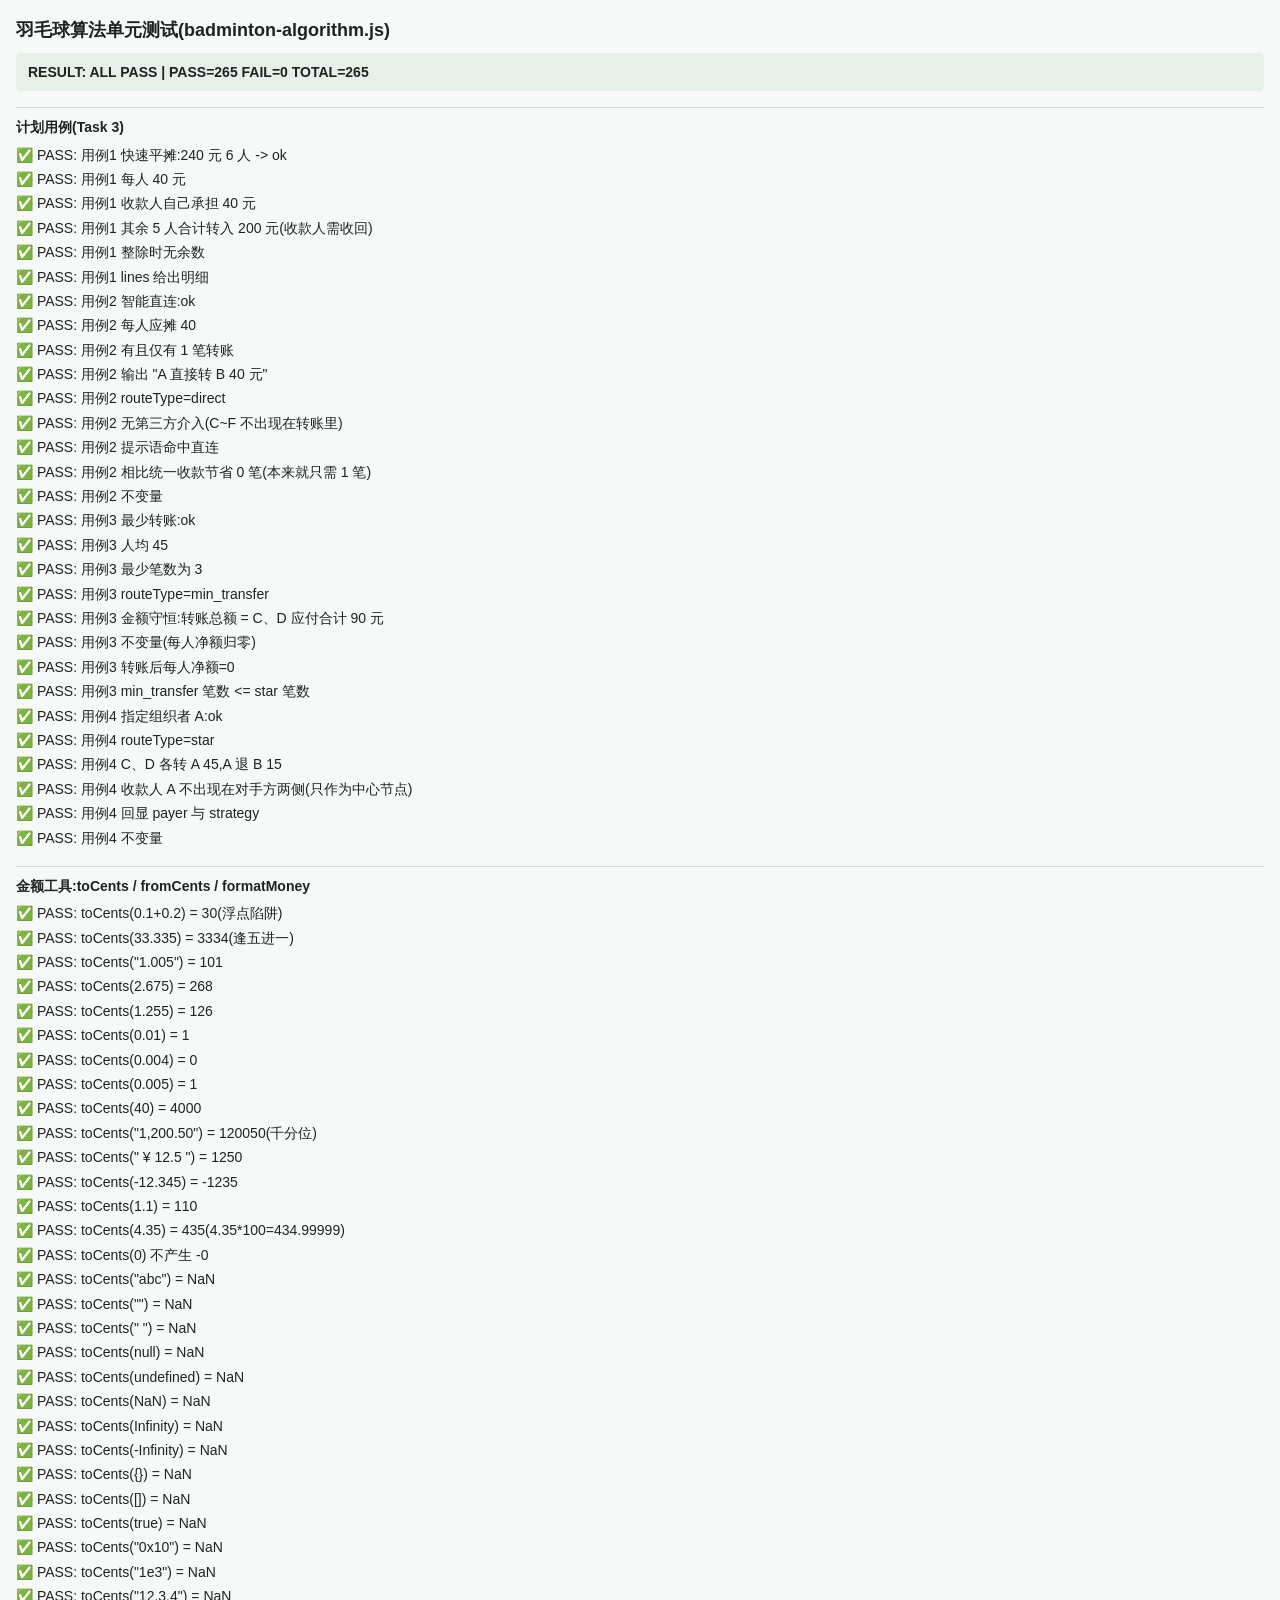
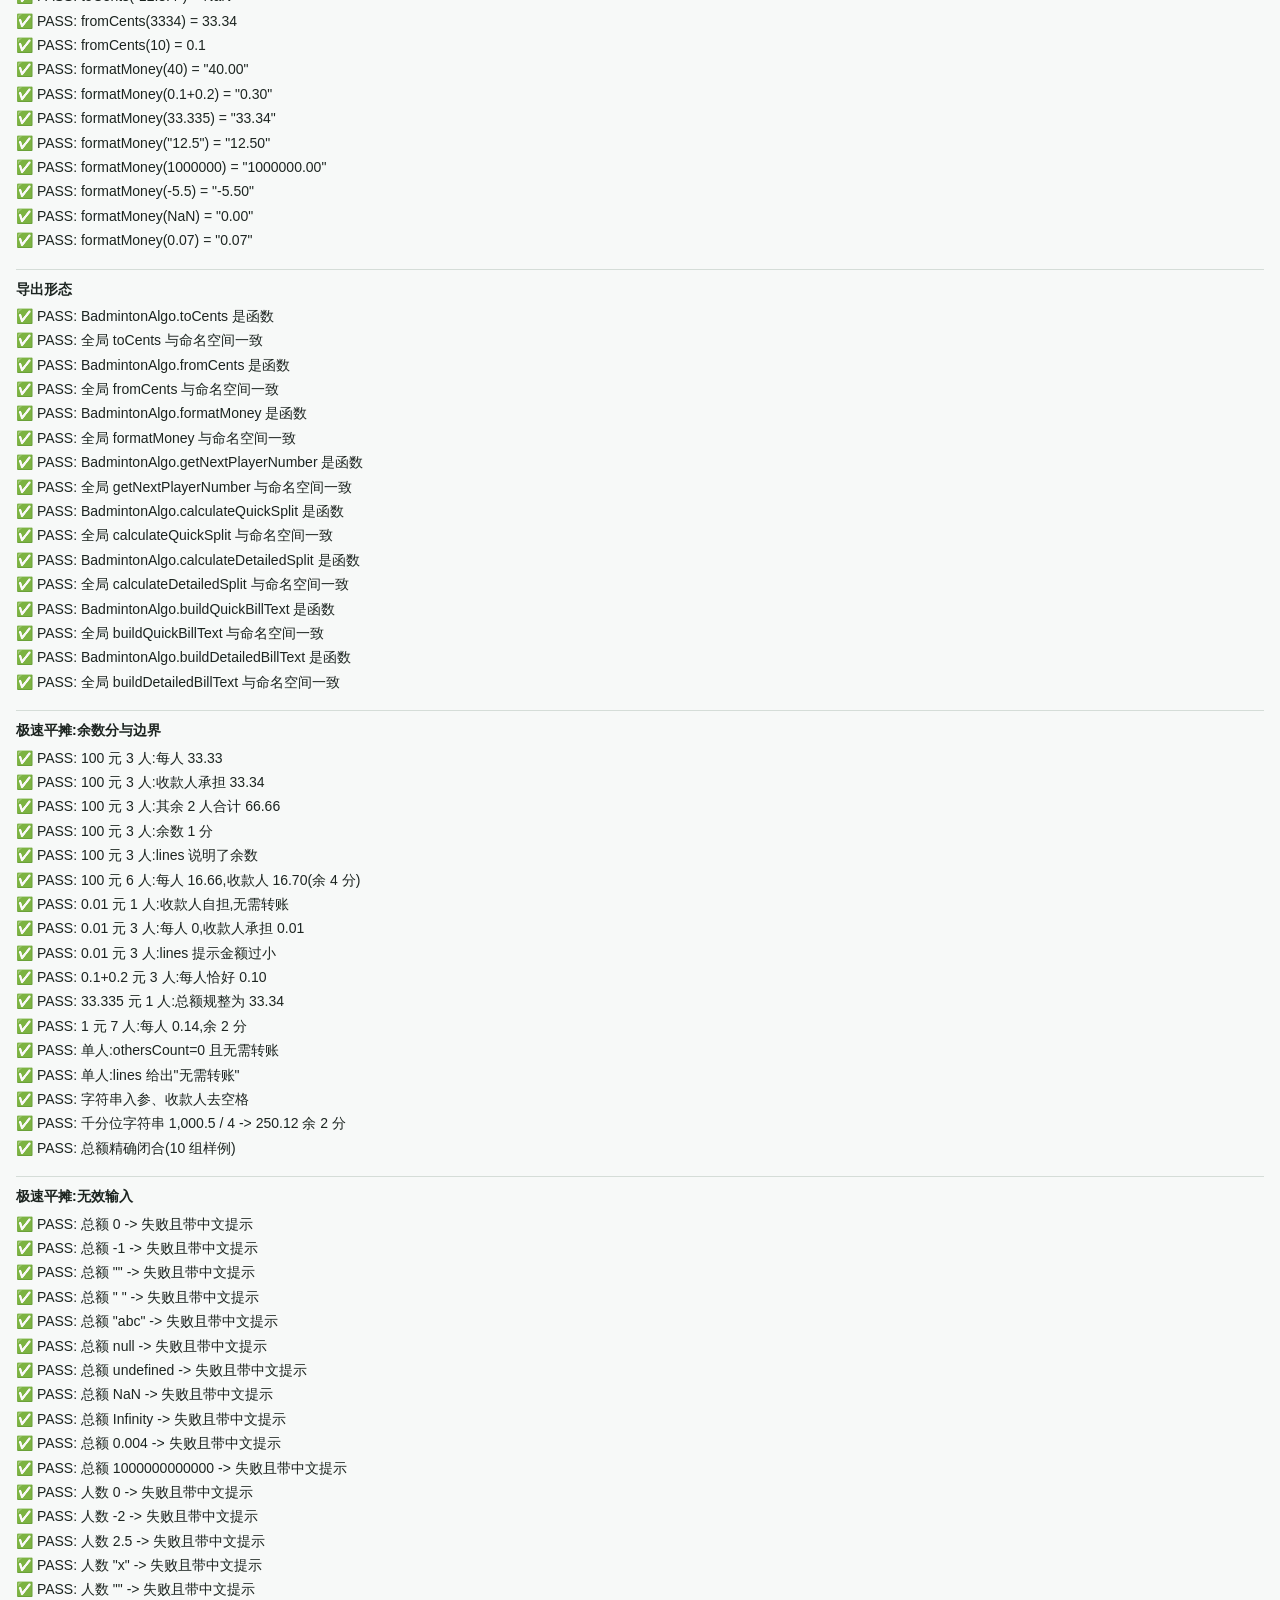
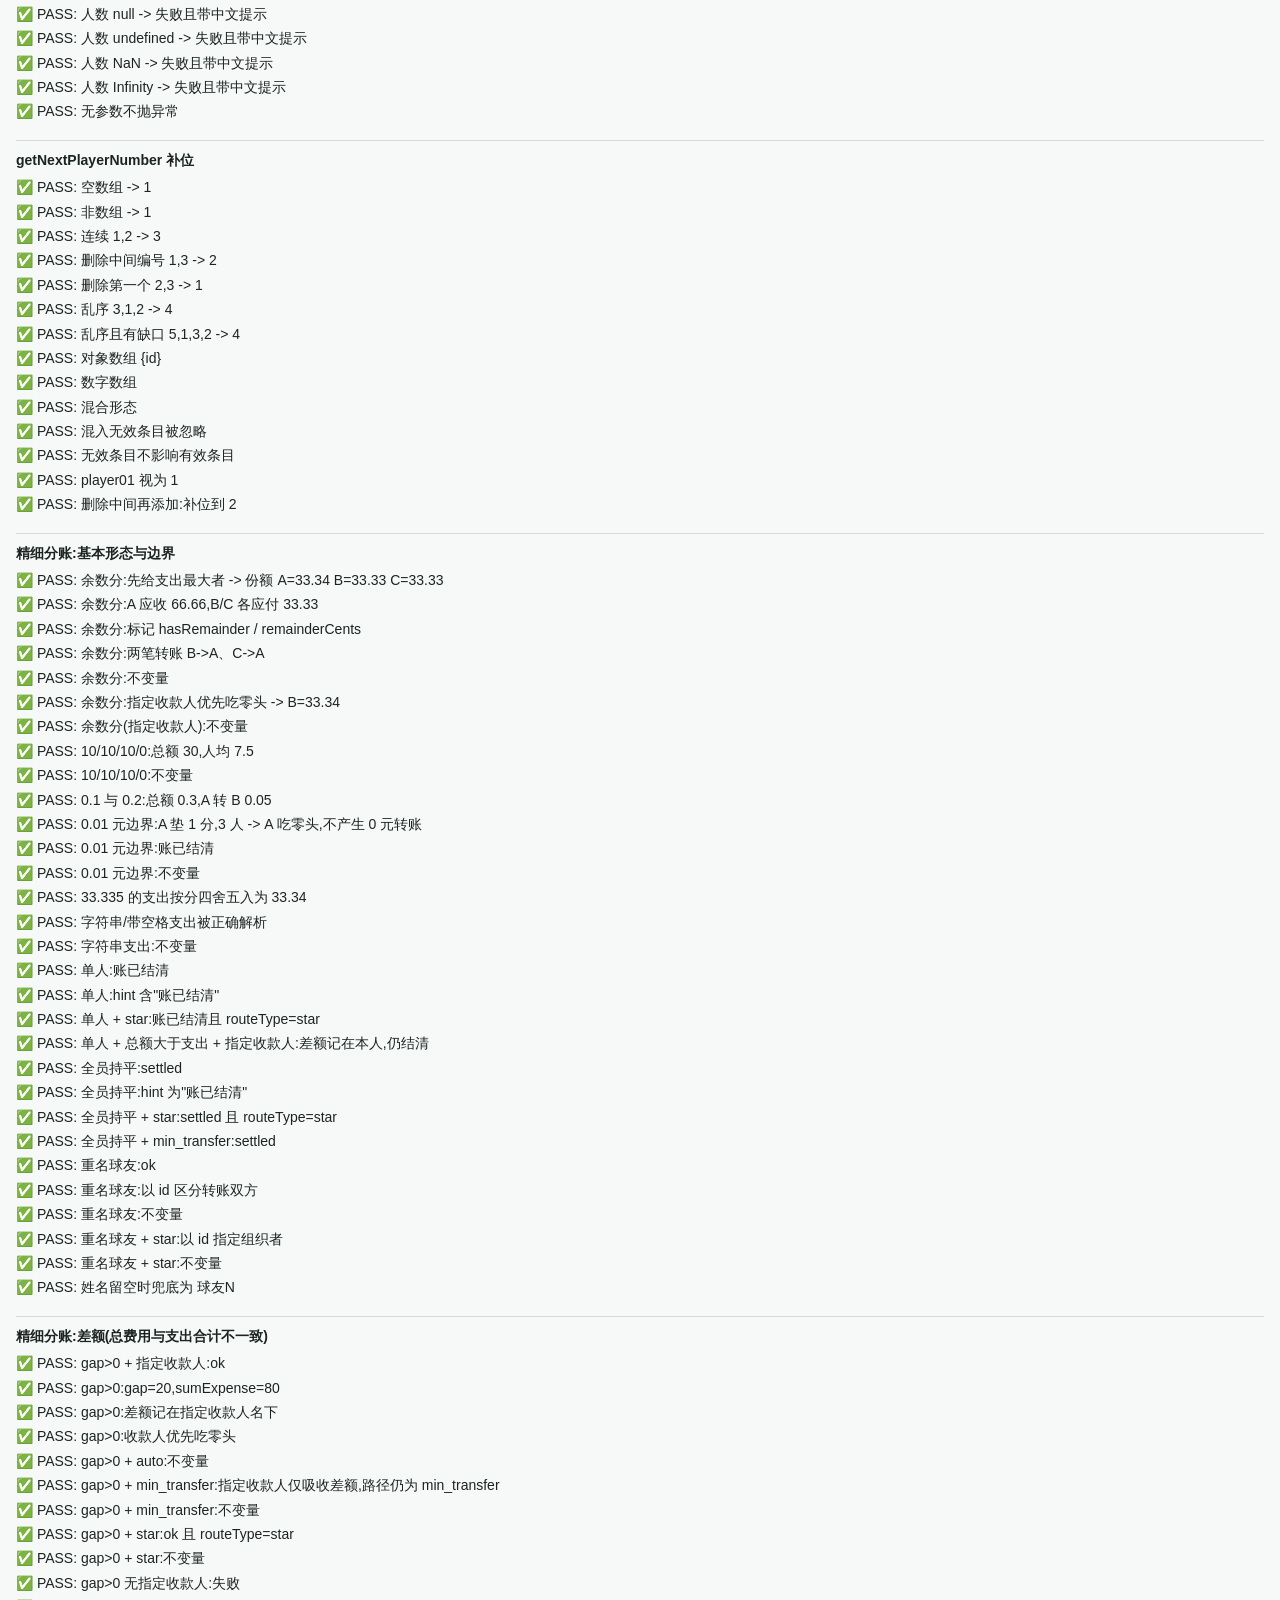
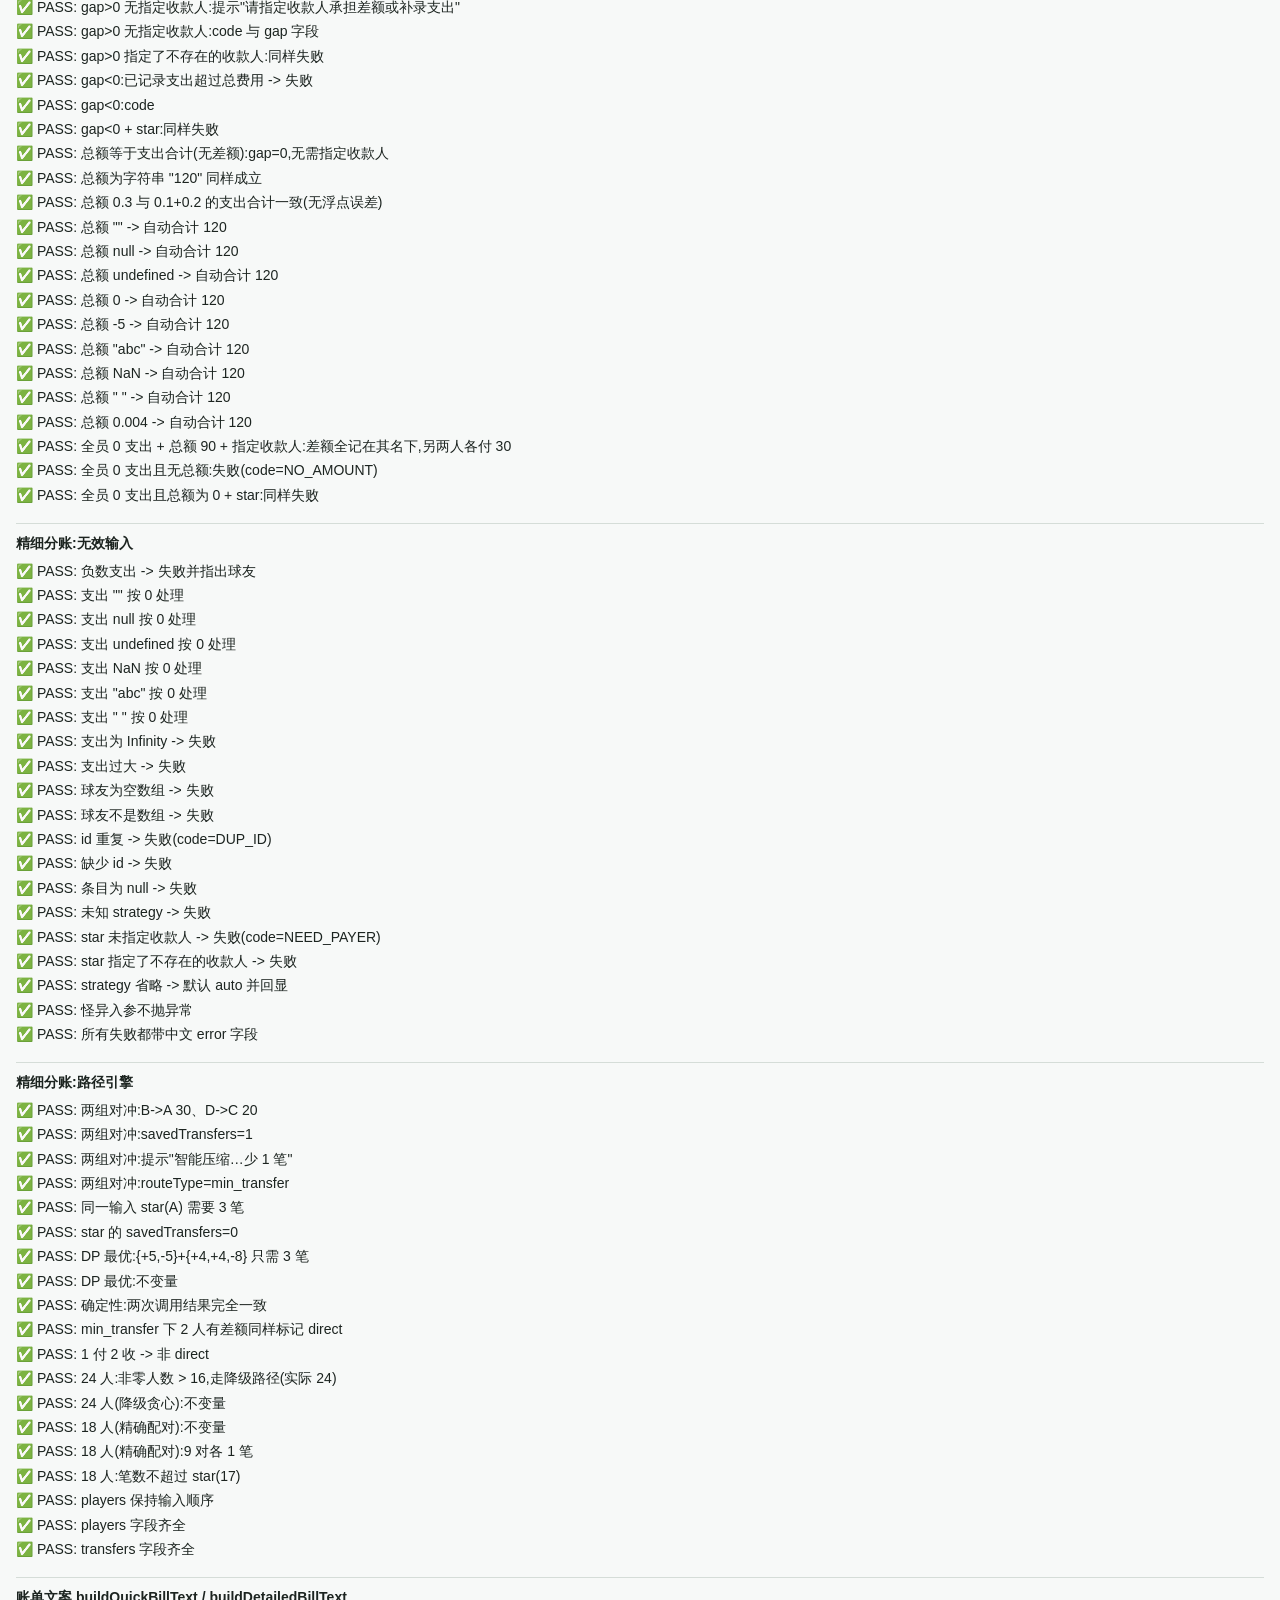
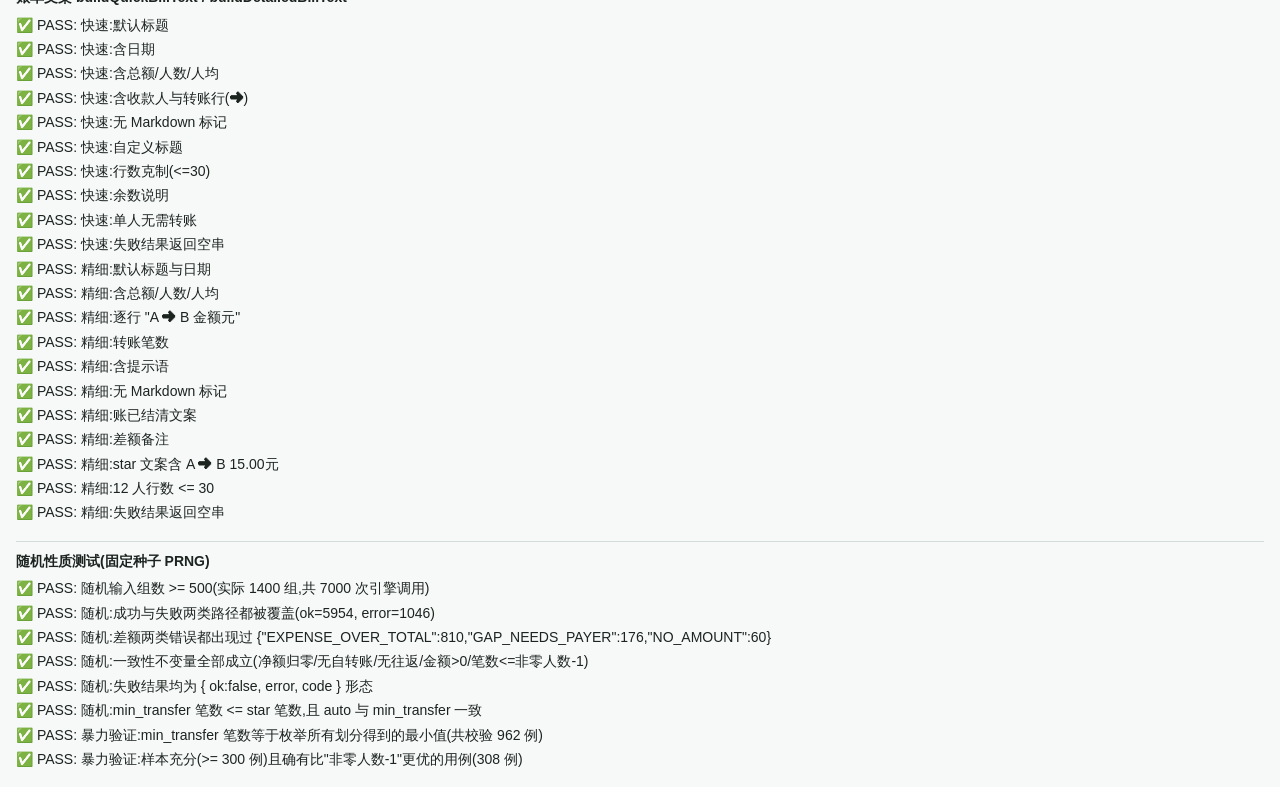
<file: tests/test-badminton-algorithm.html>
<!DOCTYPE html>
<html lang="zh-CN">
<head>
<meta charset="utf-8">
<meta name="viewport" content="width=device-width, initial-scale=1">
<title>Badminton Algorithm Unit Test</title>
<style>
  body { font: 14px/1.6 "Microsoft YaHei", sans-serif; margin: 16px; color: #1c2420; background: #f7f9f8; }
  h1 { font-size: 18px; margin: 0 0 8px; }
  #summary { font-weight: 700; padding: 8px 12px; border-radius: 6px; background: #e6efe9; margin-bottom: 12px; }
  body[data-status="fail"] #summary { background: #f8dcd8; }
  h2 { font-size: 14px; margin: 16px 0 4px; padding-top: 8px; border-top: 1px solid #d5ddd8; }
  ul { list-style: none; margin: 0; padding: 0; }
  li { padding: 1px 0; }
  li.pass::before { content: "✅ PASS: "; }
  li.fail::before { content: "❌ FAIL: "; font-weight: 700; }
  li.fail { color: #b3261e; }
  .detail { color: #7a847e; font-size: 12px; }
</style>
</head>
<body data-status="running">
<h1>羽毛球算法单元测试(badminton-algorithm.js)</h1>
<div id="summary">Running tests...</div>
<div id="failures"></div>
<div id="results"></div>

<script src="../badminton-algorithm.js"></script>
<script>
(function () {
  'use strict';

  var A = window.BadmintonAlgo;
  var pass = 0, failCount = 0;
  var failures = [];
  var resultsEl = document.getElementById('results');
  var currentList = null;

  function group(title) {
    var h = document.createElement('h2');
    h.textContent = title;
    resultsEl.appendChild(h);
    currentList = document.createElement('ul');
    resultsEl.appendChild(currentList);
  }

  function record(name, ok, detail) {
    var li = document.createElement('li');
    li.className = ok ? 'pass' : 'fail';
    li.textContent = name;
    if (!ok && detail) {
      var d = document.createElement('div');
      d.className = 'detail';
      d.textContent = detail;
      li.appendChild(d);
    }
    currentList.appendChild(li);
    if (ok) { pass++; } else { failCount++; failures.push(name + (detail ? ' -> ' + detail : '')); }
  }

  function assert(name, cond, detail) {
    record(name, !!cond, detail);
  }
  function eq(name, actual, expected) {
    var a = JSON.stringify(actual), e = JSON.stringify(expected);
    record(name, a === e, 'expected ' + e + ' but got ' + a);
  }
  // 异常也算失败,而不是让整页测试中断
  function guard(name, fn) {
    try { fn(); } catch (e) { record(name + '(抛出异常)', false, String(e && e.stack || e)); }
  }

  /* ---------- 工具 ---------- */
  function mk(expenses, names) {
    return expenses.map(function (e, i) {
      return { id: 'player' + (i + 1), name: names ? names[i] : String.fromCharCode(65 + i), expense: e };
    });
  }
  function cents(x) { return A.toCents(x); }
  // 给用例名用的简短展示:区分 undefined / NaN / 字符串
  function show(v) {
    if (v === undefined) return 'undefined';
    if (typeof v === 'number') return String(v);
    return JSON.stringify(v);
  }
  function describeTransfers(r) {
    return r.transfers.map(function (t) { return t.fromName + '->' + t.toName + ':' + t.amount; });
  }
  function byIdBalance(r, id) {
    for (var i = 0; i < r.players.length; i++) if (r.players[i].id === id) return cents(r.players[i].balance);
    return NaN;
  }
  // 校验"一致性不变量":返回错误描述数组,空数组表示全部成立
  function invariantErrors(r) {
    var errs = [];
    if (!r || !r.ok) return ['result not ok: ' + (r && r.error)];
    var byId = {};
    var sumBal = 0, sumShare = 0, sumPaid = 0, nz = 0;
    r.players.forEach(function (p) {
      byId[p.id] = cents(p.balance);
      sumBal += cents(p.balance);
      sumShare += cents(p.share);
      sumPaid += cents(p.expense) + cents(p.extraExpense);
      if (cents(p.balance) !== 0) nz++;
      if (cents(p.balance) !== cents(p.share) - cents(p.expense) - cents(p.extraExpense)) errs.push('balance formula wrong for ' + p.id);
    });
    if (sumBal !== 0) errs.push('sum(balance) != 0: ' + sumBal);
    if (sumShare !== cents(r.totalAmount)) errs.push('sum(share) != total');
    if (sumPaid !== cents(r.totalAmount)) errs.push('sum(paid) != total');
    var pairs = {};
    r.transfers.forEach(function (t) {
      var c = cents(t.amount);
      if (!(c > 0)) errs.push('amount <= 0');
      if (Math.abs(t.amount * 100 - c) > 1e-6) errs.push('amount has more than 2 decimals: ' + t.amount);
      if (t.fromId === t.toId) errs.push('self transfer ' + t.fromId);
      if (pairs[t.toId + '>' + t.fromId]) errs.push('round trip ' + t.fromId + '<->' + t.toId);
      pairs[t.fromId + '>' + t.toId] = true;
      byId[t.fromId] -= c;
      byId[t.toId] += c;
    });
    Object.keys(byId).forEach(function (id) { if (byId[id] !== 0) errs.push('net of ' + id + ' not zero: ' + byId[id]); });
    // star 模式下组织者即使自己持平也要作为中转点,所以上限是"非零人数",组织者自己有差额时才是"非零人数-1"
    var limit = Math.max(0, nz - 1);
    if (r.routeType === 'star' && r.payerId != null && byIdBalance(r, r.payerId) === 0) limit = nz;
    if (r.transfers.length > limit) errs.push('too many transfers ' + r.transfers.length + ' > ' + limit);
    if (r.settled !== (r.transfers.length === 0)) errs.push('settled flag mismatch');
    if (r.savedTransfers < 0) errs.push('savedTransfers < 0');
    return errs;
  }
  function assertInvariants(name, r) {
    var errs = invariantErrors(r);
    record(name, errs.length === 0, errs.join('; '));
  }

  /* =====================================================================
   * 1. 计划文档中的 4 个用例
   * ===================================================================== */
  group('计划用例(Task 3)');

  guard('case1', function () {
    var q = A.calculateQuickSplit(240, 6, '');
    assert('用例1 快速平摊:240 元 6 人 -> ok', q.ok === true);
    eq('用例1 每人 40 元', q.perPerson, 40);
    eq('用例1 收款人自己承担 40 元', q.payerShare, 40);
    eq('用例1 其余 5 人合计转入 200 元(收款人需收回)', [q.othersCount, q.othersTotal, q.payerAdvance], [5, 200, 200]);
    assert('用例1 整除时无余数', q.hasRemainder === false && q.remainderCents === 0);
    assert('用例1 lines 给出明细', Array.isArray(q.lines) && q.lines.length >= 2);
  });

  guard('case2', function () {
    // 6 人:4 人垫付 40,A 垫付 0,B 垫付 80
    var r = A.calculateDetailedSplit(mk([0, 80, 40, 40, 40, 40]), '', 'auto', '');
    assert('用例2 智能直连:ok', r.ok === true);
    eq('用例2 每人应摊 40', r.perPerson, 40);
    eq('用例2 有且仅有 1 笔转账', r.transfers.length, 1);
    var t = r.transfers[0] || {};
    var line = t.fromName + ' 直接转 ' + t.toName + ' ' + t.amount + ' 元';
    eq('用例2 输出 "A 直接转 B 40 元"', line, 'A 直接转 B 40 元');
    eq('用例2 routeType=direct', r.routeType, 'direct');
    assert('用例2 无第三方介入(C~F 不出现在转账里)', r.transfers.every(function (x) {
      return ['player1', 'player2'].indexOf(x.fromId) >= 0 && ['player1', 'player2'].indexOf(x.toId) >= 0;
    }));
    assert('用例2 提示语命中直连', /直连/.test(r.hint) && r.hint.indexOf('A 直接转给 B') >= 0, r.hint);
    eq('用例2 相比统一收款节省 0 笔(本来就只需 1 笔)', r.savedTransfers, 0);
    assertInvariants('用例2 不变量', r);
  });

  guard('case3', function () {
    var r = A.calculateDetailedSplit(mk([120, 60, 0, 0]), '', 'auto', '');
    assert('用例3 最少转账:ok', r.ok === true);
    eq('用例3 人均 45', r.perPerson, 45);
    eq('用例3 最少笔数为 3', r.transfers.length, 3);
    eq('用例3 routeType=min_transfer', r.routeType, 'min_transfer');
    var total = r.transfers.reduce(function (s, t) { return s + cents(t.amount); }, 0);
    eq('用例3 金额守恒:转账总额 = C、D 应付合计 90 元', total, 9000);
    assertInvariants('用例3 不变量(每人净额归零)', r);
    // 手工校验净额守恒
    var net = {};
    r.players.forEach(function (p) { net[p.id] = cents(p.balance); });
    r.transfers.forEach(function (t) { net[t.fromId] -= cents(t.amount); net[t.toId] += cents(t.amount); });
    eq('用例3 转账后每人净额=0', Object.keys(net).map(function (k) { return net[k]; }), [0, 0, 0, 0]);
    var star = A.calculateDetailedSplit(mk([120, 60, 0, 0]), '', 'star', 'player1');
    assert('用例3 min_transfer 笔数 <= star 笔数', r.transfers.length <= star.transfers.length);
  });

  guard('case4', function () {
    var r = A.calculateDetailedSplit(mk([120, 60, 0, 0]), '', 'star', 'player1');
    assert('用例4 指定组织者 A:ok', r.ok === true);
    eq('用例4 routeType=star', r.routeType, 'star');
    var got = describeTransfers(r).sort();
    eq('用例4 C、D 各转 A 45,A 退 B 15', got, ['A->B:15', 'C->A:45', 'D->A:45']);
    assert('用例4 收款人 A 不出现在对手方两侧(只作为中心节点)', r.transfers.every(function (t) {
      return t.fromId === 'player1' || t.toId === 'player1';
    }));
    eq('用例4 回显 payer 与 strategy', [r.payerId, r.payerName, r.strategy], ['player1', 'A', 'star']);
    assertInvariants('用例4 不变量', r);
  });

  /* =====================================================================
   * 2. 金额工具
   * ===================================================================== */
  group('金额工具:toCents / fromCents / formatMoney');

  guard('money', function () {
    eq('toCents(0.1+0.2) = 30(浮点陷阱)', cents(0.1 + 0.2), 30);
    eq('toCents(33.335) = 3334(逢五进一)', cents(33.335), 3334);
    eq('toCents("1.005") = 101', cents('1.005'), 101);
    eq('toCents(2.675) = 268', cents(2.675), 268);
    eq('toCents(1.255) = 126', cents(1.255), 126);
    eq('toCents(0.01) = 1', cents(0.01), 1);
    eq('toCents(0.004) = 0', cents(0.004), 0);
    eq('toCents(0.005) = 1', cents(0.005), 1);
    eq('toCents(40) = 4000', cents(40), 4000);
    eq('toCents("1,200.50") = 120050(千分位)', cents('1,200.50'), 120050);
    eq('toCents(" ¥ 12.5 ") = 1250', cents(' ¥12.5 '), 1250);
    eq('toCents(-12.345) = -1235', cents(-12.345), -1235);
    eq('toCents(1.1) = 110', cents(1.1), 110);
    eq('toCents(4.35) = 435(4.35*100=434.99999)', cents(4.35), 435);
    assert('toCents(0) 不产生 -0', Object.is(cents(0), 0) && Object.is(cents(-0.001), 0));
    ['abc', '', '   ', null, undefined, NaN, Infinity, -Infinity, {}, [], true, '0x10', '1e3', '12.3.4'].forEach(function (bad) {
      assert('toCents(' + show(bad) + ') = NaN', isNaN(cents(bad)));
    });
    eq('fromCents(3334) = 33.34', A.fromCents(3334), 33.34);
    eq('fromCents(10) = 0.1', A.fromCents(10), 0.1);
    eq('formatMoney(40) = "40.00"', A.formatMoney(40), '40.00');
    eq('formatMoney(0.1+0.2) = "0.30"', A.formatMoney(0.1 + 0.2), '0.30');
    eq('formatMoney(33.335) = "33.34"', A.formatMoney(33.335), '33.34');
    eq('formatMoney("12.5") = "12.50"', A.formatMoney('12.5'), '12.50');
    eq('formatMoney(1000000) = "1000000.00"', A.formatMoney(1000000), '1000000.00');
    eq('formatMoney(-5.5) = "-5.50"', A.formatMoney(-5.5), '-5.50');
    eq('formatMoney(NaN) = "0.00"', A.formatMoney(NaN), '0.00');
    eq('formatMoney(0.07) = "0.07"', A.formatMoney(0.07), '0.07');
  });

  group('导出形态');
  guard('exports', function () {
    ['toCents', 'fromCents', 'formatMoney', 'getNextPlayerNumber', 'calculateQuickSplit', 'calculateDetailedSplit',
      'buildQuickBillText', 'buildDetailedBillText'].forEach(function (k) {
      assert('BadmintonAlgo.' + k + ' 是函数', typeof A[k] === 'function');
      assert('全局 ' + k + ' 与命名空间一致', window[k] === A[k]);
    });
  });

  /* =====================================================================
   * 3. 极速平摊
   * ===================================================================== */
  group('极速平摊:余数分与边界');

  function closes(total, n) {
    var q = A.calculateQuickSplit(total, n, 'P');
    if (!q.ok) return 'not ok';
    var sum = cents(q.perPerson) * (n - 1) + cents(q.payerShare);
    return sum === cents(total) ? '' : 'sum ' + sum + ' != ' + cents(total);
  }

  guard('quick', function () {
    var q = A.calculateQuickSplit(100, 3, '小明');
    eq('100 元 3 人:每人 33.33', q.perPerson, 33.33);
    eq('100 元 3 人:收款人承担 33.34', q.payerShare, 33.34);
    eq('100 元 3 人:其余 2 人合计 66.66', q.othersTotal, 66.66);
    eq('100 元 3 人:余数 1 分', [q.hasRemainder, q.remainderCents], [true, 1]);
    assert('100 元 3 人:lines 说明了余数', q.lines.some(function (l) { return l.indexOf('1 分') >= 0 && l.indexOf('小明') >= 0; }), q.lines.join('|'));

    q = A.calculateQuickSplit(100, 6, '');
    eq('100 元 6 人:每人 16.66,收款人 16.70(余 4 分)', [q.perPerson, q.payerShare, q.remainderCents, q.payerName], [16.66, 16.7, 4, '收款人']);

    q = A.calculateQuickSplit(0.01, 1, '');
    eq('0.01 元 1 人:收款人自担,无需转账', [q.ok, q.perPerson, q.othersCount, q.othersTotal, q.payerShare], [true, 0.01, 0, 0, 0.01]);

    q = A.calculateQuickSplit(0.01, 3, '');
    eq('0.01 元 3 人:每人 0,收款人承担 0.01', [q.ok, q.perPerson, q.payerShare, q.othersTotal, q.remainderCents], [true, 0, 0.01, 0, 1]);
    assert('0.01 元 3 人:lines 提示金额过小', q.lines.some(function (l) { return l.indexOf('不足 0.01') >= 0; }), q.lines.join('|'));

    q = A.calculateQuickSplit(0.1 + 0.2, 3, '');
    eq('0.1+0.2 元 3 人:每人恰好 0.10', [q.totalAmount, q.perPerson, q.payerShare, q.hasRemainder], [0.3, 0.1, 0.1, false]);

    q = A.calculateQuickSplit(33.335, 1, '');
    eq('33.335 元 1 人:总额规整为 33.34', q.totalAmount, 33.34);

    q = A.calculateQuickSplit(1, 7, '');
    eq('1 元 7 人:每人 0.14,余 2 分', [q.perPerson, q.payerShare, q.remainderCents], [0.14, 0.16, 2]);

    q = A.calculateQuickSplit(240, 1, '  ');
    eq('单人:othersCount=0 且无需转账', [q.ok, q.othersCount, q.othersTotal, q.payerAdvance, q.perPerson], [true, 0, 0, 0, 240]);
    assert('单人:lines 给出"无需转账"', q.lines.some(function (l) { return l.indexOf('无需转账') >= 0; }));

    q = A.calculateQuickSplit('240', '6', '  小明  ');
    eq('字符串入参、收款人去空格', [q.ok, q.perPerson, q.playerCount, q.payerName], [true, 40, 6, '小明']);

    q = A.calculateQuickSplit(' 1,000.5 ', 4, '');
    eq('千分位字符串 1,000.5 / 4 -> 250.12 余 2 分', [q.ok, q.perPerson, q.remainderCents], [true, 250.12, 2]);

    // 总额精确闭合:perPerson*(N-1) + payerShare === total
    var bad = [];
    [[100, 3], [100, 6], [0.01, 7], [1234.56, 9], [999.99, 11], [0.1 + 0.2, 7], [33.335, 5], [5000, 13], [1, 99], [88.88, 8]].forEach(function (c) {
      var e = closes(c[0], c[1]);
      if (e) bad.push(c.join('/') + ' ' + e);
    });
    record('总额精确闭合(10 组样例)', bad.length === 0, bad.join('; '));
  });

  group('极速平摊:无效输入');
  guard('quick-invalid', function () {
    [0, -1, '', '   ', 'abc', null, undefined, NaN, Infinity, 0.004, 1e12].forEach(function (bad) {
      var q = A.calculateQuickSplit(bad, 4, '');
      assert('总额 ' + show(bad) + ' -> 失败且带中文提示', q.ok === false && typeof q.error === 'string' && /[一-龥]/.test(q.error), JSON.stringify(q));
    });
    [0, -2, 2.5, 'x', '', null, undefined, NaN, Infinity].forEach(function (bad) {
      var q = A.calculateQuickSplit(240, bad, '');
      assert('人数 ' + show(bad) + ' -> 失败且带中文提示', q.ok === false && typeof q.error === 'string' && /[一-龥]/.test(q.error), JSON.stringify(q));
    });
    assert('无参数不抛异常', A.calculateQuickSplit().ok === false);
  });

  /* =====================================================================
   * 4. getNextPlayerNumber
   * ===================================================================== */
  group('getNextPlayerNumber 补位');
  guard('next', function () {
    var n = A.getNextPlayerNumber;
    eq('空数组 -> 1', n([]), 1);
    eq('非数组 -> 1', [n(), n(null), n('player1'), n({})], [1, 1, 1, 1]);
    eq('连续 1,2 -> 3', n(['player1', 'player2']), 3);
    eq('删除中间编号 1,3 -> 2', n(['player1', 'player3']), 2);
    eq('删除第一个 2,3 -> 1', n(['player2', 'player3']), 1);
    eq('乱序 3,1,2 -> 4', n(['player3', 'player1', 'player2']), 4);
    eq('乱序且有缺口 5,1,3,2 -> 4', n(['player5', 'player1', 'player3', 'player2']), 4);
    eq('对象数组 {id}', n([{ id: 'player1' }, { id: 'player2' }, { id: 'player4' }]), 3);
    eq('数字数组', n([1, 2, 4]), 3);
    eq('混合形态', n(['player1', { id: 'player2' }, 3, { id: 'player5' }]), 4);
    eq('混入无效条目被忽略', n(['abc', null, undefined, {}, { id: null }, 'player', 'playerX', 'player0', -1, 1.5, NaN, true, []]), 1);
    eq('无效条目不影响有效条目', n(['abc', 'player1', null, 'player2', {}]), 3);
    eq('player01 视为 1', n(['player01']), 2);
    var list = ['player1', 'player2', 'player3'];
    list.splice(1, 1); // 删除 player2
    var next = n(list);
    list.push('player' + next);
    eq('删除中间再添加:补位到 2', [next, list.join(',')], [2, 'player1,player3,player2']);
  });

  /* =====================================================================
   * 5. 精细分账:边界与差额
   * ===================================================================== */
  group('精细分账:基本形态与边界');
  guard('detail-basic', function () {
    var r = A.calculateDetailedSplit(mk([100, 0, 0]), '', 'auto', '');
    eq('余数分:先给支出最大者 -> 份额 A=33.34 B=33.33 C=33.33', r.players.map(function (p) { return p.share; }), [33.34, 33.33, 33.33]);
    eq('余数分:A 应收 66.66,B/C 各应付 33.33', r.players.map(function (p) { return p.balance; }), [-66.66, 33.33, 33.33]);
    eq('余数分:标记 hasRemainder / remainderCents', [r.hasRemainder, r.remainderCents, r.perPerson], [true, 1, 33.33]);
    eq('余数分:两笔转账 B->A、C->A', describeTransfers(r), ['B->A:33.33', 'C->A:33.33']);
    assertInvariants('余数分:不变量', r);

    r = A.calculateDetailedSplit(mk([0, 0, 100]), '', 'star', 'player2');
    eq('余数分:指定收款人优先吃零头 -> B=33.34', r.players.map(function (p) { return p.share; }), [33.33, 33.34, 33.33]);
    assertInvariants('余数分(指定收款人):不变量', r);

    r = A.calculateDetailedSplit(mk([10, 10, 10, 0]), '', 'auto', '');
    eq('10/10/10/0:总额 30,人均 7.5', [r.totalAmount, r.perPerson], [30, 7.5]);
    assertInvariants('10/10/10/0:不变量', r);

    r = A.calculateDetailedSplit(mk([0.1, 0.2]), '', 'auto', '');
    eq('0.1 与 0.2:总额 0.3,A 转 B 0.05', [r.totalAmount, describeTransfers(r)], [0.3, ['A->B:0.05']]);

    r = A.calculateDetailedSplit(mk([0.01, 0, 0]), '', 'auto', '');
    eq('0.01 元边界:A 垫 1 分,3 人 -> A 吃零头,不产生 0 元转账', [r.ok, r.transfers.length, r.perPerson, r.players[0].share], [true, 0, 0, 0.01]);
    assert('0.01 元边界:账已结清', r.settled === true && /结清/.test(r.hint));
    assertInvariants('0.01 元边界:不变量', r);

    r = A.calculateDetailedSplit(mk([33.335, 0]), '', 'auto', '');
    eq('33.335 的支出按分四舍五入为 33.34', [r.players[0].expense, r.totalAmount, describeTransfers(r)], [33.34, 33.34, ['B->A:16.67']]);

    r = A.calculateDetailedSplit(mk([12.345, '8.1', ' 3 ']), '', 'auto', '');
    eq('字符串/带空格支出被正确解析', r.players.map(function (p) { return p.expense; }), [12.35, 8.1, 3]);
    assertInvariants('字符串支出:不变量', r);
  });

  guard('detail-single', function () {
    var r = A.calculateDetailedSplit(mk([100]), '', 'auto', '');
    eq('单人:账已结清', [r.ok, r.settled, r.transfers.length, r.totalAmount, r.perPerson], [true, true, 0, 100, 100]);
    assert('单人:hint 含"账已结清"', r.hint.indexOf('账已结清') >= 0, r.hint);
    r = A.calculateDetailedSplit(mk([100]), 100, 'star', 'player1');
    eq('单人 + star:账已结清且 routeType=star', [r.ok, r.settled, r.routeType], [true, true, 'star']);
    r = A.calculateDetailedSplit(mk([40]), 100, 'auto', 'player1');
    eq('单人 + 总额大于支出 + 指定收款人:差额记在本人,仍结清', [r.ok, r.settled, r.gap, r.players[0].extraExpense], [true, true, 60, 60]);
  });

  guard('detail-settled', function () {
    var r = A.calculateDetailedSplit(mk([30, 30, 30, 30]), '', 'auto', '');
    eq('全员持平:settled', [r.ok, r.settled, r.transfers.length, r.savedTransfers, r.routeType], [true, true, 0, 0, 'min_transfer']);
    assert('全员持平:hint 为"账已结清"', r.hint.indexOf('账已结清') >= 0, r.hint);
    r = A.calculateDetailedSplit(mk([30, 30, 30, 30]), 120, 'star', 'player2');
    eq('全员持平 + star:settled 且 routeType=star', [r.settled, r.routeType, r.transfers.length], [true, 'star', 0]);
    r = A.calculateDetailedSplit(mk([30, 30, 30, 30]), '', 'min_transfer', '');
    assert('全员持平 + min_transfer:settled', r.settled === true);
  });

  guard('detail-duplicate-names', function () {
    var players = [{ id: 'p1', name: '小明', expense: 100 }, { id: 'p2', name: '小明', expense: 0 }, { id: 'p3', name: '小明', expense: 50 }];
    var r = A.calculateDetailedSplit(players, '', 'auto', '');
    assert('重名球友:ok', r.ok === true);
    eq('重名球友:以 id 区分转账双方', r.transfers.map(function (t) { return t.fromId + '>' + t.toId + ':' + t.amount; }), ['p2>p1:50']);
    assertInvariants('重名球友:不变量', r);
    r = A.calculateDetailedSplit(players, '', 'star', 'p3');
    eq('重名球友 + star:以 id 指定组织者', [r.ok, r.payerId, r.transfers.length], [true, 'p3', 2]);
    assertInvariants('重名球友 + star:不变量', r);
    r = A.calculateDetailedSplit([{ id: 'player3', name: '', expense: 30 }, { id: 'x', name: '   ', expense: 0 }], '', 'auto', '');
    eq('姓名留空时兜底为 球友N', r.players.map(function (p) { return p.name; }), ['球友3', '球友2']);
  });

  group('精细分账:差额(总费用与支出合计不一致)');
  guard('detail-gap', function () {
    // 支出 50/30/0,总费用 100 -> 差额 20,记在指定收款人名下
    var r = A.calculateDetailedSplit(mk([50, 30, 0]), 100, 'auto', 'player3');
    assert('gap>0 + 指定收款人:ok', r.ok === true);
    eq('gap>0:gap=20,sumExpense=80', [r.gap, r.sumExpense, r.totalAmount], [20, 80, 100]);
    eq('gap>0:差额记在指定收款人名下', r.players.map(function (p) { return p.extraExpense; }), [0, 0, 20]);
    eq('gap>0:收款人优先吃零头', r.players.map(function (p) { return p.share; }), [33.33, 33.33, 33.34]);
    assertInvariants('gap>0 + auto:不变量', r);
    r = A.calculateDetailedSplit(mk([50, 30, 0]), 100, 'min_transfer', 'player3');
    assert('gap>0 + min_transfer:指定收款人仅吸收差额,路径仍为 min_transfer', r.ok && r.routeType === 'min_transfer', r.routeType);
    assertInvariants('gap>0 + min_transfer:不变量', r);
    r = A.calculateDetailedSplit(mk([50, 30, 0]), 100, 'star', 'player3');
    assert('gap>0 + star:ok 且 routeType=star', r.ok && r.routeType === 'star');
    assertInvariants('gap>0 + star:不变量', r);

    r = A.calculateDetailedSplit(mk([50, 30, 0]), 100, 'auto', '');
    assert('gap>0 无指定收款人:失败', r.ok === false);
    assert('gap>0 无指定收款人:提示"请指定收款人承担差额或补录支出"', r.error.indexOf('请指定收款人承担差额或补录支出') >= 0, r.error);
    eq('gap>0 无指定收款人:code 与 gap 字段', [r.code, r.gap], ['GAP_NEEDS_PAYER', 20]);
    r = A.calculateDetailedSplit(mk([50, 30, 0]), 100, 'min_transfer', 'nobody');
    assert('gap>0 指定了不存在的收款人:同样失败', r.ok === false && r.error.indexOf('请指定收款人承担差额') >= 0);

    r = A.calculateDetailedSplit(mk([50, 30, 40]), 100, 'auto', 'player1');
    assert('gap<0:已记录支出超过总费用 -> 失败', r.ok === false && /超过/.test(r.error), r.error);
    eq('gap<0:code', r.code, 'EXPENSE_OVER_TOTAL');
    r = A.calculateDetailedSplit(mk([50, 30, 40]), 100, 'star', 'player1');
    assert('gap<0 + star:同样失败', r.ok === false);

    r = A.calculateDetailedSplit(mk([50, 30, 40]), 120, 'auto', '');
    eq('总额等于支出合计(无差额):gap=0,无需指定收款人', [r.ok, r.gap], [true, 0]);
    r = A.calculateDetailedSplit(mk([50, 30, 40]), '120', 'auto', '');
    eq('总额为字符串 "120" 同样成立', [r.ok, r.gap], [true, 0]);
    r = A.calculateDetailedSplit(mk([0.1, 0.2]), 0.3, 'auto', '');
    eq('总额 0.3 与 0.1+0.2 的支出合计一致(无浮点误差)', [r.ok, r.gap], [true, 0]);

    // 总额无效或 <=0 -> 自动合计
    ['', null, undefined, 0, -5, 'abc', NaN, '  ', 0.004].forEach(function (bad) {
      var x = A.calculateDetailedSplit(mk([50, 30, 40]), bad, 'auto', '');
      assert('总额 ' + show(bad) + ' -> 自动合计 120', x.ok && x.totalAmount === 120 && x.gap === 0, JSON.stringify(x));
    });

    r = A.calculateDetailedSplit(mk([0, 0, 0]), 90, 'auto', 'player2');
    eq('全员 0 支出 + 总额 90 + 指定收款人:差额全记在其名下,另两人各付 30', [r.ok, r.gap, describeTransfers(r)], [true, 90, ['A->B:30', 'C->B:30']]);
    r = A.calculateDetailedSplit(mk([0, 0, 0]), '', 'auto', '');
    eq('全员 0 支出且无总额:失败(code=NO_AMOUNT)', [r.ok, r.code], [false, 'NO_AMOUNT']);
    r = A.calculateDetailedSplit(mk([0, 0, 0]), 0, 'star', 'player1');
    eq('全员 0 支出且总额为 0 + star:同样失败', r.ok, false);
  });

  group('精细分账:无效输入');
  guard('detail-invalid', function () {
    var r;
    r = A.calculateDetailedSplit(mk([-5, 10]), '', 'auto', '');
    assert('负数支出 -> 失败并指出球友', r.ok === false && r.error.indexOf('A') >= 0 && /负数/.test(r.error), r.error);
    ['', null, undefined, NaN, 'abc', '  '].forEach(function (bad) {
      var x = A.calculateDetailedSplit(mk([bad, 30]), '', 'auto', '');
      assert('支出 ' + show(bad) + ' 按 0 处理', x.ok && x.players[0].expense === 0, JSON.stringify(x));
    });
    assert('支出为 Infinity -> 失败', A.calculateDetailedSplit(mk([Infinity, 30]), '', 'auto', '').ok === false);
    assert('支出过大 -> 失败', A.calculateDetailedSplit(mk([1e12, 30]), '', 'auto', '').ok === false);
    assert('球友为空数组 -> 失败', A.calculateDetailedSplit([], '', 'auto', '').ok === false);
    assert('球友不是数组 -> 失败', A.calculateDetailedSplit('x', '', 'auto', '').ok === false && A.calculateDetailedSplit(null, '', 'auto', '').ok === false);
    r = A.calculateDetailedSplit([{ id: 'a', name: 'x', expense: 1 }, { id: 'a', name: 'y', expense: 2 }], '', 'auto', '');
    eq('id 重复 -> 失败(code=DUP_ID)', [r.ok, r.code], [false, 'DUP_ID']);
    assert('缺少 id -> 失败', A.calculateDetailedSplit([{ name: 'x', expense: 1 }], '', 'auto', '').ok === false);
    assert('条目为 null -> 失败', A.calculateDetailedSplit([null], '', 'auto', '').ok === false);
    r = A.calculateDetailedSplit(mk([10, 20]), '', 'bogus', '');
    eq('未知 strategy -> 失败', [r.ok, r.code], [false, 'BAD_STRATEGY']);
    r = A.calculateDetailedSplit(mk([10, 20]), '', 'star', '');
    eq('star 未指定收款人 -> 失败(code=NEED_PAYER)', [r.ok, r.code], [false, 'NEED_PAYER']);
    r = A.calculateDetailedSplit(mk([10, 20]), '', 'star', 'ghost');
    eq('star 指定了不存在的收款人 -> 失败', [r.ok, r.code], [false, 'NEED_PAYER']);
    r = A.calculateDetailedSplit(mk([10, 20]), '', undefined, undefined);
    eq('strategy 省略 -> 默认 auto 并回显', [r.ok, r.strategy], [true, 'auto']);
    var threw = false;
    try { A.calculateDetailedSplit(); A.calculateDetailedSplit(null, null, null, null); A.calculateDetailedSplit([{}], {}, [], {}); } catch (e) { threw = true; }
    assert('怪异入参不抛异常', threw === false);
    assert('所有失败都带中文 error 字段', [
      A.calculateDetailedSplit([], '', 'auto', ''), A.calculateDetailedSplit(mk([-1]), '', 'auto', ''), A.calculateDetailedSplit(mk([5, 1]), 3, 'auto', '')
    ].every(function (x) { return x.ok === false && /[一-龥]/.test(x.error); }));
  });

  group('精细分账:路径引擎');
  guard('detail-engine', function () {
    // 两组独立的 2 人对冲:最少 2 笔,比统一收款(3 笔)少 1 笔
    var players = mk([80, 20, 70, 30]); // 份额 50:A-30,B+30,C-20,D+20
    var r = A.calculateDetailedSplit(players, '', 'auto', '');
    eq('两组对冲:B->A 30、D->C 20', describeTransfers(r).sort(), ['B->A:30', 'D->C:20']);
    eq('两组对冲:savedTransfers=1', r.savedTransfers, 1);
    assert('两组对冲:提示"智能压缩…少 1 笔"', r.hint.indexOf('智能压缩') >= 0 && r.hint.indexOf('少 1 笔') >= 0, r.hint);
    eq('两组对冲:routeType=min_transfer', r.routeType, 'min_transfer');
    var s = A.calculateDetailedSplit(players, '', 'star', 'player1');
    eq('同一输入 star(A) 需要 3 笔', s.transfers.length, 3);
    eq('star 的 savedTransfers=0', s.savedTransfers, 0);

    // 全局"最大对最大"贪心会得到 4 笔,位掩码 DP 才能找到 3 笔({+5,-5} 与 {+4,+4,-8})
    r = A.calculateDetailedSplit(mk([5, 6, 6, 15, 18]), '', 'auto', '');
    eq('DP 最优:{+5,-5}+{+4,+4,-8} 只需 3 笔', r.transfers.length, 3);
    assertInvariants('DP 最优:不变量', r);

    // 确定性:同输入同输出
    var a = JSON.stringify(A.calculateDetailedSplit(mk([5, 6, 6, 15, 18]), '', 'auto', ''));
    var b = JSON.stringify(A.calculateDetailedSplit(mk([5, 6, 6, 15, 18]), '', 'auto', ''));
    assert('确定性:两次调用结果完全一致', a === b);

    // 2 个非零人但夹杂持平者 -> 仍是直连
    r = A.calculateDetailedSplit(mk([40, 0, 40, 40, 80]), '', 'min_transfer', '');
    eq('min_transfer 下 2 人有差额同样标记 direct', [r.routeType, r.transfers.length], ['direct', 1]);

    // auto:1 付款人 + 多收款人 -> 等价 min_transfer,而非 direct
    r = A.calculateDetailedSplit(mk([0, 30, 30]), '', 'auto', '');
    eq('1 付 2 收 -> 非 direct', [r.routeType, describeTransfers(r)], ['min_transfer', ['A->B:10', 'A->C:10']]);

    // 大规模降级(非零人数 > 16):不变量仍成立
    var big = [];
    for (var i = 0; i < 24; i++) big.push((i % 7) * 10 + 3 + (i % 4));
    r = A.calculateDetailedSplit(mk(big), '', 'auto', '');
    var bigNz = r.players.filter(function (p) { return cents(p.balance) !== 0; }).length;
    assert('24 人:非零人数 > 16,走降级路径(实际 ' + bigNz + ')', r.ok === true && bigNz > 16);
    assertInvariants('24 人(降级贪心):不变量', r);
    // 精确配对:18 人 = 9 对完全相反的差额(份额 50,支出 50-b / 50+b),应恰好 9 笔
    var pairs = [];
    for (var j = 1; j <= 9; j++) { pairs.push(50 - j); pairs.push(50 + j); }
    r = A.calculateDetailedSplit(mk(pairs), '', 'auto', '');
    assertInvariants('18 人(精确配对):不变量', r);
    eq('18 人(精确配对):9 对各 1 笔', r.transfers.length, 9);
    var sw = A.calculateDetailedSplit(mk(pairs), '', 'star', 'player1');
    assert('18 人:笔数不超过 star(' + sw.transfers.length + ')', r.transfers.length <= sw.transfers.length);

    // 顺序保持
    r = A.calculateDetailedSplit(players, '', 'auto', '');
    eq('players 保持输入顺序', r.players.map(function (p) { return p.id; }), ['player1', 'player2', 'player3', 'player4']);
    eq('players 字段齐全', Object.keys(r.players[0]).sort(), ['balance', 'expense', 'extraExpense', 'id', 'name', 'share']);
    eq('transfers 字段齐全', Object.keys(r.transfers[0]).sort(), ['amount', 'fromId', 'fromName', 'toId', 'toName']);
  });

  /* =====================================================================
   * 6. 账单文案
   * ===================================================================== */
  group('账单文案 buildQuickBillText / buildDetailedBillText');
  guard('bill', function () {
    var q = A.calculateQuickSplit(240, 6, '小明');
    var t = A.buildQuickBillText(q, { dateText: '2026-10-29' });
    assert('快速:默认标题', t.split('\n')[0] === '🏸 羽毛球费用结算', t);
    assert('快速:含日期', t.indexOf('2026-10-29') >= 0);
    assert('快速:含总额/人数/人均', t.indexOf('240.00元') >= 0 && t.indexOf('6人') >= 0 && t.indexOf('40.00元') >= 0, t);
    assert('快速:含收款人与转账行(➜)', t.indexOf('小明') >= 0 && /其余 5 人 ➜ 小明 每人 40\.00元/.test(t), t);
    assert('快速:无 Markdown 标记', !/(\*\*|^#|```|\|)/m.test(t), t);
    assert('快速:自定义标题', A.buildQuickBillText(q, { title: '周五打球' }).split('\n')[0] === '周五打球');
    assert('快速:行数克制(<=30)', t.split('\n').length <= 30);
    var rem = A.buildQuickBillText(A.calculateQuickSplit(100, 3, '小明'));
    assert('快速:余数说明', rem.indexOf('1 分') >= 0 && rem.indexOf('33.34元') >= 0, rem);
    assert('快速:单人无需转账', A.buildQuickBillText(A.calculateQuickSplit(50, 1, '')).indexOf('无需转账') >= 0);
    eq('快速:失败结果返回空串', [A.buildQuickBillText({ ok: false }), A.buildQuickBillText(null), A.buildQuickBillText()], ['', '', '']);

    var d = A.calculateDetailedSplit(mk([120, 60, 0, 0]), '', 'auto', '');
    var dt = A.buildDetailedBillText(d, { dateText: '10月29日' });
    assert('精细:默认标题与日期', dt.split('\n')[0] === '🏸 羽毛球费用结算' && dt.indexOf('10月29日') >= 0, dt);
    assert('精细:含总额/人数/人均', dt.indexOf('180.00元') >= 0 && dt.indexOf('4人') >= 0 && dt.indexOf('45.00元') >= 0, dt);
    assert('精细:逐行 "A ➜ B 金额元"', /C ➜ A 45\.00元/.test(dt) && /D ➜ A 30\.00元/.test(dt) && /D ➜ B 15\.00元/.test(dt), dt);
    assert('精细:转账笔数', dt.indexOf('共 3 笔') >= 0);
    assert('精细:含提示语', dt.indexOf(d.hint) >= 0);
    assert('精细:无 Markdown 标记', !/(\*\*|^#|```|\|)/m.test(dt), dt);
    var settled = A.buildDetailedBillText(A.calculateDetailedSplit(mk([30, 30]), '', 'auto', ''));
    assert('精细:账已结清文案', settled.indexOf('账已结清') >= 0 && settled.indexOf('➜') < 0, settled);
    var gapTxt = A.buildDetailedBillText(A.calculateDetailedSplit(mk([50, 30, 0]), 100, 'auto', 'player3'));
    assert('精细:差额备注', gapTxt.indexOf('多 20.00元') >= 0 && gapTxt.indexOf('记在 C 名下') >= 0, gapTxt);
    var star = A.buildDetailedBillText(A.calculateDetailedSplit(mk([120, 60, 0, 0]), '', 'star', 'player1'));
    assert('精细:star 文案含 A ➜ B 15.00元', star.indexOf('A ➜ B 15.00元') >= 0, star);
    var many = [];
    for (var i = 0; i < 12; i++) many.push(i % 2 ? 0 : 60);
    var manyTxt = A.buildDetailedBillText(A.calculateDetailedSplit(mk(many), '', 'auto', ''));
    assert('精细:12 人行数 <= 30', manyTxt.split('\n').length <= 30, manyTxt.split('\n').length + ' lines');
    eq('精细:失败结果返回空串', [A.buildDetailedBillText({ ok: false }), A.buildDetailedBillText(null), A.buildDetailedBillText()], ['', '', '']);
  });

  /* =====================================================================
   * 7. 随机性质测试 + 暴力交叉验证
   * ===================================================================== */
  // 固定种子的 mulberry32,保证每次运行完全一致、失败可复现
  function prng(seed) {
    var a = seed >>> 0;
    return function () {
      a = (a + 0x6D2B79F5) >>> 0;
      var t = a;
      t = Math.imul(t ^ (t >>> 15), t | 1);
      t ^= t + Math.imul(t ^ (t >>> 7), t | 61);
      return ((t ^ (t >>> 14)) >>> 0) / 4294967296;
    };
  }
  function ri(rnd, lo, hi) { return lo + Math.floor(rnd() * (hi - lo + 1)); }

  // 暴力:枚举 nz 个人的所有集合划分,求"每块和都为 0"时的最大块数
  function bruteMaxZeroBlocks(vals) {
    var n = vals.length, best = 0;
    var sums = [];
    (function rec(i, blocks) {
      if (i === n) {
        for (var b = 0; b < sums.length; b++) if (sums[b] !== 0) return;
        if (sums.length > best) best = sums.length;
        return;
      }
      for (var b2 = 0; b2 < sums.length; b2++) {
        sums[b2] += vals[i];
        rec(i + 1);
        sums[b2] -= vals[i];
      }
      sums.push(vals[i]);
      rec(i + 1);
      sums.pop();
    })(0);
    return best;
  }
  function bruteMinTransfers(r) {
    var vals = r.players.map(function (p) { return cents(p.balance); }).filter(function (v) { return v !== 0; });
    if (vals.length === 0) return 0;
    return vals.length - bruteMaxZeroBlocks(vals);
  }

  function genGeneral(rnd) {
    var n = ri(rnd, 1, rnd() < 0.15 ? 20 : 11);
    var kind = ri(rnd, 0, 2);
    var expenses = [];
    for (var i = 0; i < n; i++) {
      var v;
      if (kind === 0) v = ri(rnd, 0, 12) * 10;                          // 整十元,易出现并列与零和子集
      else if (kind === 1) v = ri(rnd, 0, 30000) / 100;                  // 任意两位小数
      else v = rnd() < 0.4 ? 0 : ri(rnd, 1, 400) / 4;                    // 大量 0 + 四分之一元
      expenses.push(v);
    }
    var sum = expenses.reduce(function (s, v) { return s + cents(v); }, 0);
    var tMode = ri(rnd, 0, 4);
    var total;
    if (tMode === 0) total = '';
    else if (tMode === 1) total = sum / 100;
    else if (tMode === 2) total = (sum + ri(rnd, 1, 5000)) / 100;                 // gap > 0
    else if (tMode === 3) total = Math.max(0.01, (sum - ri(rnd, 1, 5000)) / 100);  // 多半 gap < 0
    else total = String(sum / 100);
    var designated = rnd() < 0.5 ? 'player' + ri(rnd, 1, n) : (rnd() < 0.1 ? 'ghost' : '');
    return { expenses: expenses, total: total, designated: designated, n: n };
  }

  // 结构化用例:直接构造若干"和为 0"的小组,让 DP 有真实优化空间(份额固定 50 元,无零头)
  function genStructured(rnd) {
    var share = 50, bals = [];
    var groups = ri(rnd, 1, 3);
    for (var g = 0; g < groups; g++) {
      var size = ri(rnd, 2, 4), acc = 0, grp = [];
      for (var k = 0; k < size - 1; k++) { var b = ri(rnd, -share, share); grp.push(b); acc += b; }
      // 末位凑零;超出份额范围(支出会变成负数)时退化为一对相反数
      if (Math.abs(acc) > share) { var x = ri(rnd, 1, share); grp = [x, -x]; }
      else grp.push(-acc);
      bals = bals.concat(grp);
    }
    if (bals.length < 2 || bals.length > 10) return null;
    // 打乱,使同组成员在输入里不相邻
    for (var i = bals.length - 1; i > 0; i--) { var j = ri(rnd, 0, i); var tmp = bals[i]; bals[i] = bals[j]; bals[j] = tmp; }
    var expenses = bals.map(function (b) { return share - b; });
    return { expenses: expenses, total: bals.length * share, designated: '', n: bals.length };
  }

  group('随机性质测试(固定种子 PRNG)');
  guard('random', function () {
    var rnd = prng(20261029);
    var okCases = 0, errCases = 0, runs = 0;
    var invFail = [], cmpFail = [], bruteFail = [], errFail = [];
    var bruteChecked = 0, bruteBeat = 0;
    var errCodes = {};
    var strategies = ['auto', 'min_transfer', 'star'];

    function check(r, s, label) {
      if (r.ok) {
        okCases++;
        var errs = invariantErrors(r);
        if (errs.length) invFail.push(label + ' ' + s + ': ' + errs.join(';'));
        if (r.strategy !== s) invFail.push(label + ' strategy echo wrong');
        if (s === 'star' && r.routeType !== 'star') invFail.push(label + ' star routeType');
        if (s !== 'star' && r.routeType === 'star') invFail.push(label + ' non-star routeType');
        if (r.routeType === 'direct' && r.transfers.length !== 1) invFail.push(label + ' direct != 1 transfer');
        if (!r.hint) invFail.push(label + ' empty hint');
      } else {
        errCases++;
        errCodes[r.code] = (errCodes[r.code] || 0) + 1;
        if (!(typeof r.error === 'string' && r.error && r.code)) errFail.push(label + ' ' + s + ' bad error shape');
      }
    }

    function runCase(c, idx, tag) {
      var players = mk(c.expenses);
      var label = tag + '#' + idx;
      // (a) 三种策略使用同一个有效收款人 -> 差额口径一致,笔数才有可比性
      var dp = /^player\d+$/.test(c.designated) ? c.designated : 'player' + ri(rnd, 1, c.n);
      var res = {};
      strategies.forEach(function (s) {
        res[s] = A.calculateDetailedSplit(players, c.total, s, dp);
        runs++;
        check(res[s], s, label);
      });
      // (b) 原始(可能为空/无效)的指定收款人:覆盖"差额无人承担"等失败路径
      ['auto', 'min_transfer'].forEach(function (s) {
        check(A.calculateDetailedSplit(players, c.total, s, c.designated), s, label + '(raw)');
        runs++;
      });
      // 同一输入下:min_transfer(含 auto)笔数 <= star 笔数
      if (res.star.ok && res.min_transfer.ok) {
        if (res.min_transfer.transfers.length > res.star.transfers.length) {
          cmpFail.push(label + ' min=' + res.min_transfer.transfers.length + ' star=' + res.star.transfers.length);
        }
        if (res.auto.transfers.length !== res.min_transfer.transfers.length) {
          cmpFail.push(label + ' auto != min_transfer');
        }
        var b1 = res.star.players.map(function (p) { return p.balance; }).join(',');
        var b2 = res.min_transfer.players.map(function (p) { return p.balance; }).join(',');
        if (b1 !== b2) cmpFail.push(label + ' balances differ between strategies');
      }
      // 暴力交叉验证:非零人数 <= 8 时,min_transfer 笔数必须等于真正的最小值
      var mt = res.min_transfer;
      if (mt.ok) {
        var nz = mt.players.filter(function (p) { return cents(p.balance) !== 0; }).length;
        if (nz <= 8) {
          bruteChecked++;
          var best = bruteMinTransfers(mt);
          if (mt.transfers.length !== best) bruteFail.push(tag + '#' + idx + ' engine=' + mt.transfers.length + ' brute=' + best);
          // 统计:引擎比"全局贪心上界(非零人数-1)"更优的次数,证明用例确有区分度
          if (mt.transfers.length < nz - 1) bruteBeat++;
        }
      }
    }

    var i;
    for (i = 0; i < 900; i++) runCase(genGeneral(rnd), i, 'G');
    var structured = 0;
    for (i = 0; structured < 500 && i < 3000; i++) {
      var c = genStructured(rnd);
      if (c) { runCase(c, structured, 'S'); structured++; }
    }

    var totalCases = 900 + structured;
    assert('随机输入组数 >= 500(实际 ' + totalCases + ' 组,共 ' + runs + ' 次引擎调用)', totalCases >= 500);
    assert('随机:成功与失败两类路径都被覆盖(ok=' + okCases + ', error=' + errCases + ')', okCases > 500 && errCases > 20);
    assert('随机:差额两类错误都出现过 ' + JSON.stringify(errCodes), errCodes.GAP_NEEDS_PAYER > 0 && errCodes.EXPENSE_OVER_TOTAL > 0);
    record('随机:一致性不变量全部成立(净额归零/无自转账/无往返/金额>0/笔数<=非零人数-1)', invFail.length === 0, invFail.slice(0, 5).join(' | '));
    record('随机:失败结果均为 { ok:false, error, code } 形态', errFail.length === 0, errFail.slice(0, 5).join(' | '));
    record('随机:min_transfer 笔数 <= star 笔数,且 auto 与 min_transfer 一致', cmpFail.length === 0, cmpFail.slice(0, 5).join(' | '));
    record('暴力验证:min_transfer 笔数等于枚举所有划分得到的最小值(共校验 ' + bruteChecked + ' 例)', bruteFail.length === 0, bruteFail.slice(0, 5).join(' | '));
    assert('暴力验证:样本充分(>= 300 例)且确有比"非零人数-1"更优的用例(' + bruteBeat + ' 例)', bruteChecked >= 300 && bruteBeat >= 50, bruteChecked + '/' + bruteBeat);
  });

  /* ---------- 汇总 ---------- */
  var total = pass + failCount;
  var summary = document.getElementById('summary');
  summary.textContent = 'RESULT: ' + (failCount === 0 ? 'ALL PASS' : 'HAS FAIL') + ' | PASS=' + pass + ' FAIL=' + failCount + ' TOTAL=' + total;
  document.body.setAttribute('data-status', failCount === 0 ? 'pass' : 'fail');
  document.title = (failCount === 0 ? 'PASS ' : 'FAIL ') + pass + '/' + total + ' - Badminton Algorithm Unit Test';
  if (failures.length) {
    var box = document.getElementById('failures');
    var h = document.createElement('h2');
    h.textContent = '失败汇总';
    box.appendChild(h);
    var ul = document.createElement('ul');
    failures.forEach(function (f) {
      var li = document.createElement('li');
      li.className = 'fail';
      li.textContent = f;
      ul.appendChild(li);
    });
    box.appendChild(ul);
  }
  window.__TEST_RESULT__ = { pass: pass, fail: failCount, total: total };
})();
</script>
</body>
</html>
</file>
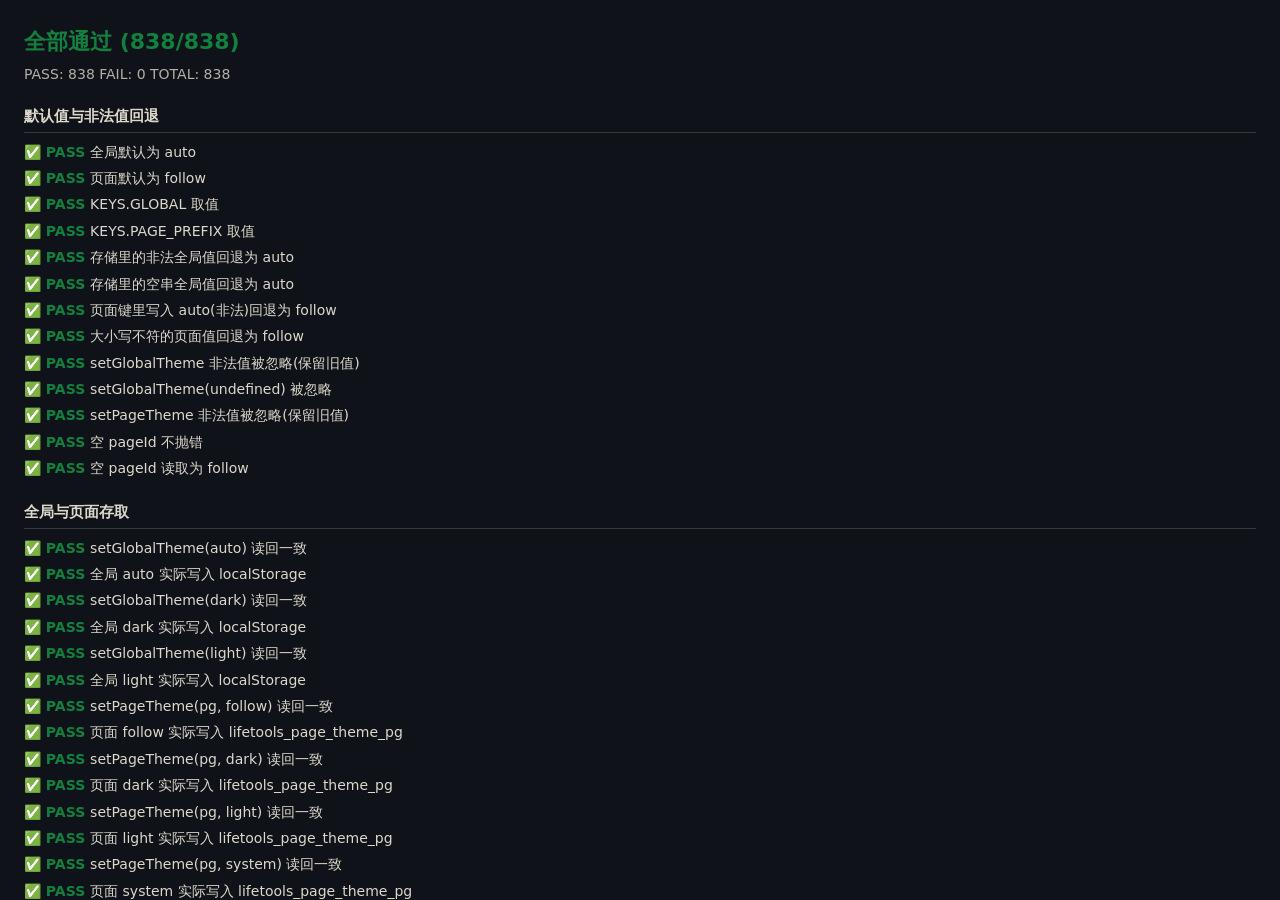
<file: tests/test-theme-manager.html>
<!DOCTYPE html>
<html lang="zh-CN">
<head>
<meta charset="utf-8">
<meta name="color-scheme" content="light dark">
<title>Theme Manager 单元测试(运行中)</title>
<script>
  // 测试夹具(必须先于 theme-manager.js 执行):
  // 1) 快照并清空 lifetools_* 存储键,测试结束后还原,避免污染同源下的真实设置
  // 2) 安装可控的 matchMedia 桩,模拟系统深/浅色与 change 事件
  // 3) 包装 window.addEventListener,统计 storage / pageshow 的注册次数(验证幂等)
  (function () {
    var snap = {};
    try {
      for (var i = 0; i < localStorage.length; i++) {
        var k = localStorage.key(i);
        if (k && k.indexOf('lifetools_') === 0) snap[k] = localStorage.getItem(k);
      }
      Object.keys(snap).forEach(function (k) { localStorage.removeItem(k); });
    } catch (e) { /* 存储不可用时跳过 */ }
    window.__snapshot = snap;

    var mm = { dark: true, listeners: [] };
    mm.set = function (dark) {
      mm.dark = dark;
      mm.listeners.slice().forEach(function (fn) { fn({ matches: dark, media: '(prefers-color-scheme: dark)' }); });
    };
    window.__mm = mm;
    window.__origMatchMedia = window.matchMedia;
    window.matchMedia = function (q) {
      var isDark = /prefers-color-scheme:\s*dark/.test(q);
      return {
        media: q,
        get matches() { return isDark ? mm.dark : false; },
        addEventListener: function (t, fn) { if (isDark && t === 'change') mm.listeners.push(fn); },
        removeEventListener: function (t, fn) { mm.listeners = mm.listeners.filter(function (f) { return f !== fn; }); },
        addListener: function (fn) { if (isDark) mm.listeners.push(fn); },
        removeListener: function (fn) { mm.listeners = mm.listeners.filter(function (f) { return f !== fn; }); }
      };
    };

    window.__reg = { storage: 0, pageshow: 0 };
    window.__origAdd = window.addEventListener;
    window.addEventListener = function (type) {
      if (Object.prototype.hasOwnProperty.call(window.__reg, type)) window.__reg[type]++;
      return window.__origAdd.apply(this, arguments);
    };
  })();
</script>
<script src="../theme-manager.js"></script>
<script>
  // 模拟真实页面的标准接入:在 <head> 内同步初始化,并记录此刻(body 尚未解析)的状态
  (function () {
    localStorage.setItem('lifetools_global_theme', 'light');
    localStorage.setItem('lifetools_global_style', 'tech');
    LifeToolsTheme.initAntiFOUC('testhead');
    var root = document.documentElement;
    window.__head = {
      theme: root.getAttribute('data-theme'),
      style: root.getAttribute('data-style'),
      colorScheme: root.style.colorScheme,
      bodyIsNull: document.body === null
    };
  })();
</script>
<style>
  html { background: #f7f5ef; color: #24201a; }
  html[data-theme="dark"] { background: #0f1218; color: #ddd8cc; }
  body { margin: 0; padding: 24px; font: 14px/1.6 system-ui, "Microsoft YaHei", sans-serif; }
  #summary { font-size: 22px; margin: 0 0 4px; }
  #summary[data-status="pass"] { color: #12803f; }
  #summary[data-status="fail"] { color: #c62828; }
  #counts { margin: 0 0 18px; opacity: .8; }
  h2 { font-size: 15px; margin: 18px 0 6px; padding-bottom: 4px; border-bottom: 1px solid rgba(128,128,128,.35); }
  ul { list-style: none; margin: 0; padding: 0; }
  li { padding: 2px 0; }
  li.ok::before { content: "✅ PASS  "; color: #12803f; font-weight: 600; }
  li.bad::before { content: "❌ FAIL  "; color: #c62828; font-weight: 600; }
  li .detail { display: block; margin-left: 5.5em; color: #c62828; font-size: 12px; white-space: pre-wrap; }
  #fixtures { position: absolute; left: -9999px; top: 0; }
</style>
</head>
<body data-status="running">
  <h1 id="summary" data-status="running">测试运行中…</h1>
  <p id="counts"></p>
  <div id="results"></div>
  <div id="fixtures"></div>

<script>
(async function () {
  var T = window.LifeToolsTheme;
  var KEYS = T.KEYS;
  var root = document.documentElement;
  var fixtures = document.getElementById('fixtures');
  var results = [];

  /* ---------- 断言工具 ---------- */
  function check(name, cond, detail) { results.push({ name: name, ok: !!cond, detail: cond ? '' : (detail || '') }); }
  function eq(name, actual, expected) {
    check(name, actual === expected, '期望 ' + JSON.stringify(expected) + ',实际 ' + JSON.stringify(actual));
  }
  function noThrow(name, fn) {
    try { fn(); check(name, true); } catch (e) { check(name, false, '抛出异常: ' + (e && e.message)); }
  }
  async function group(title, fn) {
    results.push({ group: title });
    try { await fn(); } catch (e) { check(title + ':未抛出未捕获异常', false, e && (e.stack || e.message || String(e))); }
  }
  function wait(ms) { return new Promise(function (r) { setTimeout(r, ms); }); }

  function clearKeys() {
    var rm = [];
    for (var i = 0; i < localStorage.length; i++) {
      var k = localStorage.key(i);
      if (k && k.indexOf('lifetools_') === 0) rm.push(k);
    }
    rm.forEach(function (k) { localStorage.removeItem(k); });
  }
  // 每组开头重置:清空存储、系统设为深色、当前页回到 testhead
  function reset() {
    clearKeys();
    window.__mm.dark = true;
    T.initAntiFOUC('testhead');
  }
  function key(e, k, extra) {
    var ev = new KeyboardEvent('keydown', Object.assign({ key: k, bubbles: true, cancelable: true }, extra || {}));
    e.dispatchEvent(ev);
    return ev;
  }
  function storageEvent(k) {
    window.dispatchEvent(new StorageEvent('storage', { key: k, storageArea: localStorage }));
  }
  function theme() { return root.getAttribute('data-theme'); }
  function styleAttr() { return root.getAttribute('data-style'); }
  function listen() {
    var log = [];
    var off = T.onChange(function (e) { log.push(e.detail); });
    return { log: log, off: off };
  }

  /* ---------- 1. 默认值与非法值回退 ---------- */
  await group('默认值与非法值回退', function () {
    reset();
    eq('全局默认为 auto', T.getGlobalTheme(), 'auto');
    eq('页面默认为 follow', T.getPageTheme('pg'), 'follow');
    eq('KEYS.GLOBAL 取值', KEYS.GLOBAL, 'lifetools_global_theme');
    eq('KEYS.PAGE_PREFIX 取值', KEYS.PAGE_PREFIX, 'lifetools_page_theme_');

    localStorage.setItem(KEYS.GLOBAL, 'purple');
    eq('存储里的非法全局值回退为 auto', T.getGlobalTheme(), 'auto');
    localStorage.setItem(KEYS.GLOBAL, '');
    eq('存储里的空串全局值回退为 auto', T.getGlobalTheme(), 'auto');
    localStorage.setItem(KEYS.PAGE_PREFIX + 'pg', 'auto');
    eq('页面键里写入 auto(非法)回退为 follow', T.getPageTheme('pg'), 'follow');
    localStorage.setItem(KEYS.PAGE_PREFIX + 'pg', 'DARK');
    eq('大小写不符的页面值回退为 follow', T.getPageTheme('pg'), 'follow');

    T.setGlobalTheme('dark');
    T.setGlobalTheme('bogus');
    eq('setGlobalTheme 非法值被忽略(保留旧值)', T.getGlobalTheme(), 'dark');
    T.setGlobalTheme(undefined);
    eq('setGlobalTheme(undefined) 被忽略', T.getGlobalTheme(), 'dark');
    T.setPageTheme('pg', 'light');
    T.setPageTheme('pg', 'auto');
    eq('setPageTheme 非法值被忽略(保留旧值)', T.getPageTheme('pg'), 'light');
    noThrow('空 pageId 不抛错', function () { T.setPageTheme('', 'dark'); T.getPageTheme(''); T.getPageTheme(undefined); });
    eq('空 pageId 读取为 follow', T.getPageTheme(''), 'follow');
  });

  /* ---------- 2. 全局 / 页面存取 ---------- */
  await group('全局与页面存取', function () {
    reset();
    ['auto', 'dark', 'light'].forEach(function (m) {
      T.setGlobalTheme(m);
      eq('setGlobalTheme(' + m + ') 读回一致', T.getGlobalTheme(), m);
      eq('全局 ' + m + ' 实际写入 localStorage', localStorage.getItem(KEYS.GLOBAL), m);
    });
    ['follow', 'dark', 'light', 'system'].forEach(function (m) {
      T.setPageTheme('pg', m);
      eq('setPageTheme(pg, ' + m + ') 读回一致', T.getPageTheme('pg'), m);
      eq('页面 ' + m + ' 实际写入 ' + KEYS.PAGE_PREFIX + 'pg', localStorage.getItem(KEYS.PAGE_PREFIX + 'pg'), m);
    });
    T.setPageTheme('pgA', 'dark');
    T.setPageTheme('pgB', 'light');
    eq('不同页面的设置互不影响(A)', T.getPageTheme('pgA'), 'dark');
    eq('不同页面的设置互不影响(B)', T.getPageTheme('pgB'), 'light');
    eq('未设置的页面仍为 follow', T.getPageTheme('pgC'), 'follow');
    T.setGlobalTheme('light');
    eq('改全局不会改写页面设置', T.getPageTheme('pgA'), 'dark');
  });

  /* ---------- 3. resolveEffectiveTheme 全组合 ---------- */
  await group('resolveEffectiveTheme 全部组合', function () {
    reset();
    [true, false].forEach(function (sysDark) {
      var sys = sysDark ? 'dark' : 'light';
      window.__mm.dark = sysDark;
      ['auto', 'dark', 'light'].forEach(function (g) {
        T.setGlobalTheme(g);
        var globalResolved = g === 'auto' ? sys : g;
        ['follow', 'dark', 'light', 'system'].forEach(function (p) {
          T.setPageTheme('pg', p);
          var expected = p === 'follow' ? globalResolved : p === 'system' ? sys : p;
          eq('系统=' + sys + ' 全局=' + g + ' 页面=' + p + ' → ' + expected, T.resolveEffectiveTheme('pg'), expected);
        });
        eq('系统=' + sys + ' 全局=' + g + ' 首页 → ' + globalResolved, T.resolveEffectiveTheme('home'), globalResolved);
      });
    });

    // 'home' 永不使用页面覆盖
    window.__mm.dark = true;
    T.setGlobalTheme('dark');
    T.setPageTheme('home', 'light');
    eq("'home' 的 setPageTheme 被忽略,仍跟全局", T.resolveEffectiveTheme('home'), 'dark');
    eq("'home' 的页面设置恒为 follow", T.getPageTheme('home'), 'follow');
    check("'home' 不会写入页面键", localStorage.getItem(KEYS.PAGE_PREFIX + 'home') === null);
    localStorage.setItem(KEYS.PAGE_PREFIX + 'home', 'light'); // 绕过 API 手动写入
    eq("即便存储里有 home 页面键,解析仍跟全局", T.resolveEffectiveTheme('home'), 'dark');
    T.setGlobalTheme('light');
    eq("'home' 随全局切到浅色", T.resolveEffectiveTheme('home'), 'light');

    // 系统切换后重新解析(不缓存)
    T.setGlobalTheme('auto');
    T.setPageTheme('pg', 'follow');
    window.__mm.dark = true;
    eq('auto 跟随系统深色', T.resolveEffectiveTheme('pg'), 'dark');
    window.__mm.dark = false;
    eq('系统改浅色后重新解析为浅色', T.resolveEffectiveTheme('pg'), 'light');

    // 无 matchMedia / matchMedia 抛错 → 按深色
    var saved = window.matchMedia;
    window.matchMedia = undefined;
    eq('无 matchMedia 时 auto 解析为 dark', T.resolveEffectiveTheme('home'), 'dark');
    T.setPageTheme('pg', 'system');
    eq('无 matchMedia 时 system 解析为 dark', T.resolveEffectiveTheme('pg'), 'dark');
    window.matchMedia = function () { throw new Error('boom'); };
    eq('matchMedia 抛错时按 dark 处理', T.resolveEffectiveTheme('pg'), 'dark');
    window.matchMedia = saved;
  });

  /* ---------- 4. applyTheme ---------- */
  await group('applyTheme 写 DOM 并派发事件', function () {
    reset();
    window.__mm.dark = true;
    T.setGlobalTheme('dark');
    T.setPageTheme('pg', 'light');
    var l = listen();
    var ret = T.applyTheme('pg');
    eq('页面 light 覆盖 → data-theme=light', theme(), 'light');
    eq('同时设置 style.colorScheme=light', root.style.colorScheme, 'light');
    eq('派发了 1 次 lifetools:themechange', l.log.length, 1);
    eq('事件 detail.pageId', l.log[0] && l.log[0].pageId, 'pg');
    eq('事件 detail.theme 为生效主题', l.log[0] && l.log[0].theme, 'light');
    eq('事件 detail.mode 为页面模式', l.log[0] && l.log[0].mode, 'light');
    eq('applyTheme 返回生效主题', ret, 'light');

    T.setPageTheme('pg', 'follow');
    l.log.length = 0;
    T.applyTheme('pg');
    eq('follow + 全局 dark → data-theme=dark', theme(), 'dark');
    eq('colorScheme=dark', root.style.colorScheme, 'dark');
    eq('mode=follow', l.log[0] && l.log[0].mode, 'follow');

    l.log.length = 0;
    T.applyTheme('home');
    eq('home 的 detail.theme', l.log[0] && l.log[0].theme, 'dark');
    eq('home 的 detail.mode 为全局模式', l.log[0] && l.log[0].mode, 'dark');
    eq('事件为 CustomEvent 且名称正确', (function () {
      var got = null;
      var h = function (e) { got = e; };
      window.addEventListener('lifetools:themechange', h);
      T.applyTheme('pg');
      window.removeEventListener('lifetools:themechange', h);
      return got && got.type + '|' + (got instanceof CustomEvent);
    })(), 'lifetools:themechange|true');

    // onChange 返回的取消订阅函数
    l.log.length = 0;
    l.off();
    T.applyTheme('pg');
    eq('onChange 取消订阅后不再收到事件', l.log.length, 0);
    noThrow('onChange 传入非函数不抛错', function () { T.onChange(null)(); });
  });

  /* ---------- 5. initAntiFOUC ---------- */
  await group('initAntiFOUC 防闪烁与幂等', function () {
    // 来自 <head> 内联脚本的快照:此时 body 还没解析
    eq('head 内调用时 body 尚未解析', window.__head.bodyIsNull, true);
    eq('head 内调用后 data-theme 已就绪(全局 light)', window.__head.theme, 'light');
    eq('head 内调用后 colorScheme 已就绪', window.__head.colorScheme, 'light');

    var storageBefore = window.__reg.storage;
    var mqBefore = window.__mm.listeners.length;
    T.initAntiFOUC('testhead');
    T.initAntiFOUC('testhead');
    T.initAntiFOUC('other');
    T.initAntiFOUC('testhead');
    eq('storage 监听只注册 1 次(跨 5 次 init)', window.__reg.storage, 1);
    eq('storage 监听在重复 init 后没有增加', window.__reg.storage, storageBefore);
    eq('pageshow 监听只注册 1 次', window.__reg.pageshow, 1);
    eq('系统主题监听只注册 1 次', window.__mm.listeners.length, 1);
    eq('系统主题监听在重复 init 后没有增加', window.__mm.listeners.length, mqBefore);

    reset();
    T.setGlobalTheme('dark');
    var l = listen();
    T.initAntiFOUC('testhead');
    eq('重复 init 仍会立即应用当前存储的主题', theme(), 'dark');
    eq('每次 init 派发 1 次事件(无叠加监听)', l.log.length, 1);
    l.off();
  });

  /* ---------- 6. setter 自动应用 + 跨标签页(storage 事件) + 系统变化 ---------- */
  await group('当前页自动应用 / storage 同步 / 系统主题监听', function () {
    reset();
    window.__mm.dark = true;
    var l = listen();

    T.setGlobalTheme('light');
    eq('setGlobalTheme 后当前页立即应用(light)', theme(), 'light');
    eq('setGlobalTheme 触发事件', l.log.length, 1);
    T.setGlobalTheme('dark');
    eq('setGlobalTheme(dark) 立即应用', theme(), 'dark');
    T.setPageTheme('testhead', 'light');
    eq('setPageTheme(当前页) 立即应用', theme(), 'light');
    T.setPageTheme('testhead', 'follow');
    eq('回到 follow 后跟全局 dark', theme(), 'dark');

    // 模拟另一个标签页改了全局键(只写存储 + 派发 storage 事件,不经过本页 API)
    l.log.length = 0;
    localStorage.setItem(KEYS.GLOBAL, 'light');
    storageEvent(KEYS.GLOBAL);
    eq('storage 事件(全局键)→ 无刷新同步为 light', theme(), 'light');
    eq('storage 同步时派发 themechange', l.log.length, 1);

    localStorage.setItem(KEYS.PAGE_PREFIX + 'testhead', 'dark');
    storageEvent(KEYS.PAGE_PREFIX + 'testhead');
    eq('storage 事件(本页键)→ 同步为 dark', theme(), 'dark');

    l.log.length = 0;
    localStorage.setItem(KEYS.PAGE_PREFIX + 'otherPage', 'light');
    storageEvent(KEYS.PAGE_PREFIX + 'otherPage');
    eq('其它页面的键变化不触发本页重算', l.log.length, 0);
    storageEvent('some_unrelated_key');
    eq('无关键变化不触发重算', l.log.length, 0);

    localStorage.removeItem(KEYS.PAGE_PREFIX + 'testhead');
    localStorage.setItem(KEYS.GLOBAL, 'dark');
    storageEvent(null);
    eq('localStorage.clear() 的 storage 事件(key=null)触发重算', l.log.length, 1);
    eq('key=null 事件后数据回到最新存储值', theme(), 'dark');

    // 系统主题变化监听
    T.setGlobalTheme('auto');
    T.setPageTheme('testhead', 'follow');
    window.__mm.set(true);
    eq('auto + 系统深色 → dark', theme(), 'dark');
    l.log.length = 0;
    window.__mm.set(false);
    eq('系统切到浅色 → 当前页无刷新变为 light', theme(), 'light');
    eq('系统变化时派发 themechange', l.log.length, 1);
    T.setGlobalTheme('dark');
    window.__mm.set(true);
    window.__mm.set(false);
    eq('全局固定 dark 时系统变化不影响', theme(), 'dark');
    T.setPageTheme('testhead', 'system');
    eq('页面 system 模式:系统浅色 → light', theme(), 'light');
    window.__mm.set(true);
    eq('页面 system 模式:系统深色 → dark', theme(), 'dark');
    l.off();
  });

  /* ---------- 6b. 真实跨文档 storage 事件(iframe 写入) ---------- */
  await group('真实跨文档 storage 事件', async function () {
    reset();
    T.setGlobalTheme('dark');
    eq('前置:当前为 dark', theme(), 'dark');
    var got = new Promise(function (resolve) {
      var t = setTimeout(function () { resolve(false); }, 1500);
      var off = T.onChange(function (e) {
        if (e.detail.theme === 'light') { clearTimeout(t); off(); resolve(true); }
      });
    });
    var ifr = document.createElement('iframe');
    ifr.srcdoc = '<script>localStorage.setItem("' + KEYS.GLOBAL + '","light");<\/script>';
    fixtures.appendChild(ifr);
    var synced = await got;
    check('另一个文档写入 localStorage 后,本页收到真实 storage 事件并同步', synced,
      '1.5s 内未收到变更(可能是当前环境对 file:// iframe 的存储隔离)');
    eq('同步后 data-theme=light', theme(), 'light');
    ifr.remove();
  });

  /* ---------- 7. 存储不可用 ---------- */
  await group('存储不可用时的降级', function () {
    reset();
    window.__mm.dark = true;
    var desc = Object.getOwnPropertyDescriptor(window, 'localStorage');
    check('能获取 localStorage 属性描述符(用于还原)', !!desc);
    Object.defineProperty(window, 'localStorage', {
      configurable: true,
      get: function () { throw new DOMException('denied', 'SecurityError'); }
    });
    try {
      noThrow('存储抛异常时 getGlobalTheme 不抛错', function () { T.getGlobalTheme(); });
      eq('存储抛异常时全局默认 auto', T.getGlobalTheme(), 'auto');
      noThrow('存储抛异常时 setGlobalTheme 不抛错', function () { T.setGlobalTheme('light'); });
      eq('降级为内存值:全局读回 light', T.getGlobalTheme(), 'light');
      eq('降级后当前页仍能应用主题', theme(), 'light');
      noThrow('存储抛异常时 setPageTheme 不抛错', function () { T.setPageTheme('deg', 'dark'); });
      eq('降级为内存值:页面读回 dark', T.getPageTheme('deg'), 'dark');
      eq('降级后 resolve 正确', T.resolveEffectiveTheme('deg'), 'dark');
      noThrow('存储抛异常时 applyTheme/initAntiFOUC 不抛错', function () { T.applyTheme('deg'); T.initAntiFOUC('testhead'); });
      noThrow('存储抛异常时 mount/unmount 不抛错', function () {
        var r = T.mountThemeControl('deg', { container: fixtures });
        check('存储抛异常时仍可挂载挂件', r && r.nodeType === 1);
        r.querySelector('.lt-theme-btn').click();
        r.querySelector('[data-mode="light"]').click();
        eq('降级下通过挂件选择后读回 light', T.getPageTheme('deg'), 'light');
        T.unmountThemeControl('deg');
      });
    } finally {
      Object.defineProperty(window, 'localStorage', desc);
    }
    check('存储恢复后可正常读写', (function () {
      T.setGlobalTheme('dark'); T.setPageTheme('deg', 'follow');
      return localStorage.getItem(KEYS.GLOBAL) === 'dark' && localStorage.getItem(KEYS.PAGE_PREFIX + 'deg') === 'follow';
    })());

    // 只有写入失败(配额 / Safari 隐私模式),读取仍正常
    var origSet = Storage.prototype.setItem;
    Storage.prototype.setItem = function () { throw new DOMException('quota', 'QuotaExceededError'); };
    try {
      noThrow('setItem 抛配额异常时 setGlobalTheme 不抛错', function () { T.setGlobalTheme('light'); });
      eq('写入失败时读回内存值 light', T.getGlobalTheme(), 'light');
      eq('写入失败时当前页仍应用 light', theme(), 'light');
    } finally {
      Storage.prototype.setItem = origSet;
    }
    T.setGlobalTheme('auto'); // 存储恢复后重写一次,清掉内存兜底值
    T.setPageTheme('deg', 'follow');
    eq('恢复后读回存储值', T.getGlobalTheme(), 'auto');
  });

  /* ---------- 8. mountThemeControl ---------- */
  await group('mountThemeControl:基础与幂等', function () {
    reset();
    T.setGlobalTheme('dark');
    fixtures.textContent = '';

    eq("'home' 返回 null", T.mountThemeControl('home'), null);
    eq("'home' 不渲染任何挂件", document.querySelectorAll('.lt-theme-root[data-page="home"]').length, 0);
    eq('空 pageId 返回 null', T.mountThemeControl(''), null);
    noThrow('unmountThemeControl(未挂载的页面)不抛错', function () { T.unmountThemeControl('never-mounted'); });

    var host = document.createElement('div');
    fixtures.appendChild(host);
    var inline = T.mountThemeControl('mp', { container: host });
    check('内联模式返回挂件根节点', inline && inline.nodeType === 1);
    check('内联模式渲染进指定容器', host.contains(inline));
    eq('内联模式不使用 fixed 定位', getComputedStyle(inline).position, 'relative');
    eq('内联模式根节点携带 data-page', inline.getAttribute('data-page'), 'mp');
    var again = T.mountThemeControl('mp', { container: host });
    check('重复挂载返回同一节点(幂等)', again === inline);
    eq('重复挂载后仅保留 1 个挂件', document.querySelectorAll('.lt-theme-root[data-page="mp"]').length, 1);
    var againNoOpt = T.mountThemeControl('mp');
    check('不同参数重复挂载同样幂等', againNoOpt === inline && document.querySelectorAll('.lt-theme-root[data-page="mp"]').length === 1);
    eq('样式只注入 1 份', document.querySelectorAll('#lt-theme-style').length, 1);

    var btn = inline.querySelector('.lt-theme-btn');
    var menu = inline.querySelector('[role="menu"]');
    // 适配:菜单新增「风格」分区后 [role=menuitemradio] 共 9 项,原断言针对明暗模式的 4 项,查询限定到明暗分区
    var items = Array.prototype.slice.call(inline.querySelectorAll('[data-section="mode"] [role="menuitemradio"]'));
    check('存在触发按钮', !!btn);
    eq('按钮初始 aria-expanded=false', btn.getAttribute('aria-expanded'), 'false');
    eq('按钮声明 aria-haspopup=menu', btn.getAttribute('aria-haspopup'), 'menu');
    eq('按钮 aria-controls 指向菜单', btn.getAttribute('aria-controls'), menu && menu.id);
    check('菜单 id 存在且唯一', menu && menu.id && document.querySelectorAll('#' + menu.id).length === 1);
    eq('菜单有 4 个选项', items.length, 4);
    eq('选项顺序:跟随首页/浅色/深色/跟随系统', items.map(function (i) { return i.getAttribute('data-mode'); }).join(','), 'follow,light,dark,system');
    eq('选项文案', items.map(function (i) { return i.textContent.replace(/[^一-龥]/g, ''); }).join(','), '跟随首页,浅色,深色,跟随系统');
    check('按钮触控目标 ≥ 40px', btn.offsetHeight >= 40 && btn.offsetWidth >= 40, btn.offsetWidth + 'x' + btn.offsetHeight);
    eq('收起时菜单不占布局(display:none,不会撑出滚动条)', getComputedStyle(menu).display, 'none');
    btn.click(); // 收起时尺寸为 0,展开后再量
    check('每个菜单项触控高度 ≥ 40px', items.every(function (i) { return i.offsetHeight >= 40; }),
      items.map(function (i) { return i.offsetHeight; }).join(','));
    btn.click();

    eq('默认模式 follow 被选中', inline.querySelector('[aria-checked="true"]').getAttribute('data-mode'), 'follow');
    eq('仅有 1 个选中项', inline.querySelectorAll('[data-section="mode"] [aria-checked="true"]').length, 1); // 适配:限定明暗分区,风格分区另有自己的 1 个选中项
    var status = inline.querySelector('.lt-theme-status');
    eq('菜单显示当前生效主题(全局 dark)', status.textContent, '当前:深色');

    // 样式随 html[data-theme] 变化(自包含,不依赖宿主 CSS 变量)
    // 读自定义属性而不是 background-color:后者带 transition,切换瞬间读到的还是旧值
    var darkBg = getComputedStyle(inline).getPropertyValue('--lt-theme-bg');
    T.setGlobalTheme('light');
    var lightBg = getComputedStyle(inline).getPropertyValue('--lt-theme-bg');
    check('挂件配色随 html[data-theme] 切换', darkBg !== lightBg, darkBg + ' vs ' + lightBg);
    eq('全局切到浅色后状态文案同步', status.textContent, '当前:浅色');
    T.setGlobalTheme('dark');

    // XSS:pageId 含 HTML 也不会被解析
    var evil = '<img src=x onerror="window.__xss=1">';
    var er = T.mountThemeControl(evil, { container: host });
    check('含 HTML 的 pageId 不会生成额外元素', er && !er.querySelector('img') && !host.querySelector('img') && !window.__xss);
    T.unmountThemeControl(evil);

    T.unmountThemeControl('mp');
    check('unmount 后节点从 DOM 移除', !document.body.contains(inline));
    eq('unmount 后可再次挂载并得到新节点', (function () {
      var n = T.mountThemeControl('mp', { container: host });
      var ok = n !== inline && host.contains(n);
      T.unmountThemeControl('mp');
      return ok;
    })(), true);
    var removed = T.mountThemeControl('mp2', { container: host });
    removed.remove(); // 宿主页手动移除节点
    var remade = T.mountThemeControl('mp2', { container: host });
    check('节点被宿主移除后再次挂载会重建', remade !== removed && host.contains(remade));
    T.unmountThemeControl('mp2');
  });

  await group('mountThemeControl:悬浮模式与定位', function () {
    reset();
    var vw = window.innerWidth, vh = window.innerHeight;
    var br = T.mountThemeControl('fl');
    eq('悬浮模式默认使用 fixed', getComputedStyle(br).position, 'fixed');
    eq('默认挂到 body', br.parentNode, document.body);
    var r = br.getBoundingClientRect();
    check('默认位置在右下角(距边 16px)', Math.abs(r.right - (vw - 16)) <= 1 && Math.abs(r.bottom - (vh - 16)) <= 1, JSON.stringify(r));
    T.unmountThemeControl('fl');

    [['top-left', 'left', 'top'], ['top-right', 'right', 'top'], ['bottom-left', 'left', 'bottom']].forEach(function (c) {
      var n = T.mountThemeControl('fl-' + c[0], { position: c[0] });
      var rect = n.getBoundingClientRect();
      var okX = c[1] === 'left' ? Math.abs(rect.left - 16) <= 1 : Math.abs(rect.right - (vw - 16)) <= 1;
      var okY = c[2] === 'top' ? Math.abs(rect.top - 16) <= 1 : Math.abs(rect.bottom - (vh - 16)) <= 1;
      check('position=' + c[0] + ' 定位正确', okX && okY, JSON.stringify(rect));
      T.unmountThemeControl('fl-' + c[0]);
    });
    var bad = T.mountThemeControl('fl-bad', { position: 'middle-nowhere' });
    var br2 = bad.getBoundingClientRect();
    check('非法 position 回退为 bottom-right', Math.abs(br2.right - (vw - 16)) <= 1 && Math.abs(br2.bottom - (vh - 16)) <= 1);
    T.unmountThemeControl('fl-bad');
    eq('卸载后无残留挂件', document.querySelectorAll('.lt-theme-root').length, 0);
  });

  await group('mountThemeControl:点击与选择', function () {
    reset();
    T.initAntiFOUC('mc'); // 挂件的 pageId 与当前页一致,选择后才会作用到 data-theme
    T.setGlobalTheme('dark');
    var host = document.createElement('div');
    fixtures.appendChild(host);
    var w = T.mountThemeControl('mc', { container: host });
    var btn = w.querySelector('.lt-theme-btn');
    var q = function (m) { return w.querySelector('[data-mode="' + m + '"]'); };
    var status = w.querySelector('.lt-theme-status');

    btn.click();
    eq('点击按钮展开 aria-expanded=true', btn.getAttribute('aria-expanded'), 'true');
    eq('根节点 data-open=true', w.getAttribute('data-open'), 'true');
    check('展开时菜单可见', getComputedStyle(w.querySelector('.lt-theme-menu')).display !== 'none');
    eq('展开后焦点落在选中项(follow)', document.activeElement, q('follow'));
    btn.click();
    eq('再次点击按钮收起', btn.getAttribute('aria-expanded'), 'false');

    btn.click();
    document.body.dispatchEvent(new PointerEvent('pointerdown', { bubbles: true }));
    eq('点击外部(pointerdown)收起', btn.getAttribute('aria-expanded'), 'false');
    btn.click();
    document.body.dispatchEvent(new MouseEvent('click', { bubbles: true }));
    eq('点击外部(click)收起', btn.getAttribute('aria-expanded'), 'false');
    btn.click();
    w.querySelector('.lt-theme-menu').dispatchEvent(new PointerEvent('pointerdown', { bubbles: true }));
    eq('点击挂件内部不会收起', btn.getAttribute('aria-expanded'), 'true');

    // 选择:深色
    var l = listen();
    q('light').click();
    eq('选择浅色 → 写入页面设置', T.getPageTheme('mc'), 'light');
    eq('选择后立即生效 data-theme=light', theme(), 'light');
    eq('选择后菜单收起', btn.getAttribute('aria-expanded'), 'false');
    eq('选择后焦点回到按钮', document.activeElement, btn);
    eq('选中态移到浅色', q('light').getAttribute('aria-checked'), 'true');
    eq('其它选项取消选中', w.querySelectorAll('[data-section="mode"] [aria-checked="true"]').length, 1); // 适配:限定明暗分区
    eq('状态文案更新为浅色', status.textContent, '当前:浅色');
    check('按钮 aria-label 反映当前主题', btn.getAttribute('aria-label').indexOf('浅色') >= 0, btn.getAttribute('aria-label'));
    eq('选择时派发 themechange', l.log.length >= 1 && l.log[l.log.length - 1].theme, 'light');

    btn.click();
    q('dark').click();
    eq('选择深色 → data-theme=dark', theme(), 'dark');
    eq('深色选项选中', q('dark').getAttribute('aria-checked'), 'true');
    eq('状态文案更新为深色', status.textContent, '当前:深色');

    // 跟随系统 / 跟随首页
    window.__mm.dark = false;
    btn.click();
    q('system').click();
    eq('选择跟随系统 → 页面模式 system', T.getPageTheme('mc'), 'system');
    eq('系统浅色 → 生效 light', theme(), 'light');
    window.__mm.set(true);
    eq('系统切深色后挂件文案同步(无刷新)', status.textContent, '当前:深色');
    eq('系统切深色后选中态仍为 system', q('system').getAttribute('aria-checked'), 'true');
    btn.click();
    q('follow').click();
    eq('选择跟随首页 → follow', T.getPageTheme('mc'), 'follow');
    T.setGlobalTheme('light');
    eq('首页(全局)改浅色后挂件文案同步', status.textContent, '当前:浅色');
    eq('跟随首页下 data-theme 同步', theme(), 'light');

    // 其它标签页修改页面键 → 挂件同步选中态
    localStorage.setItem(KEYS.PAGE_PREFIX + 'mc', 'dark');
    storageEvent(KEYS.PAGE_PREFIX + 'mc');
    eq('跨标签页修改后挂件选中态同步', q('dark').getAttribute('aria-checked'), 'true');
    eq('跨标签页修改后状态文案同步', status.textContent, '当前:深色');
    l.off();
    T.unmountThemeControl('mc');
    T.initAntiFOUC('testhead');
  });

  await group('mountThemeControl:键盘操作', async function () {
    reset();
    T.initAntiFOUC('mk');
    T.setGlobalTheme('dark');
    var host = document.createElement('div');
    fixtures.appendChild(host);
    var w = T.mountThemeControl('mk', { container: host });
    var btn = w.querySelector('.lt-theme-btn');
    var items = Array.prototype.slice.call(w.querySelectorAll('[role="menuitemradio"]'));
    var menu = w.querySelector('.lt-theme-menu');

    btn.focus();
    eq('按钮可聚焦', document.activeElement, btn);
    var ev = key(btn, 'ArrowDown');
    eq('按钮上 ArrowDown 展开菜单', btn.getAttribute('aria-expanded'), 'true');
    check('ArrowDown 阻止了页面滚动(preventDefault)', ev.defaultPrevented);
    eq('展开后焦点落在选中项', document.activeElement, items[0]);

    key(document.activeElement, 'ArrowDown');
    eq('ArrowDown 移到下一项', document.activeElement, items[1]);
    key(document.activeElement, 'ArrowRight');
    eq('ArrowRight 同样前进', document.activeElement, items[2]);
    key(document.activeElement, 'ArrowUp');
    eq('ArrowUp 回到上一项', document.activeElement, items[1]);
    key(document.activeElement, 'ArrowLeft');
    eq('ArrowLeft 同样后退', document.activeElement, items[0]);
    key(document.activeElement, 'ArrowUp');
    eq('第一项 ArrowUp 循环到最后一项', document.activeElement, items[items.length - 1]); // 适配:最后一项现为风格分区末项
    key(document.activeElement, 'ArrowDown');
    eq('最后一项 ArrowDown 循环到第一项', document.activeElement, items[0]);
    key(document.activeElement, 'End');
    eq('End 到最后一项', document.activeElement, items[items.length - 1]); // 适配:同上
    key(document.activeElement, 'Home');
    eq('Home 到第一项', document.activeElement, items[0]);

    key(document.activeElement, 'Escape');
    eq('Esc 收起菜单', btn.getAttribute('aria-expanded'), 'false');
    eq('Esc 后焦点回到按钮', document.activeElement, btn);

    key(btn, 'ArrowUp');
    eq('按钮上 ArrowUp 也能展开', btn.getAttribute('aria-expanded'), 'true');
    items[items.length - 1].focus();
    key(items[items.length - 1], 'Tab');
    eq('从最后一项 Tab 离开时收起菜单', btn.getAttribute('aria-expanded'), 'false'); // 适配:最后一项现为风格分区末项

    btn.click();
    document.dispatchEvent(new KeyboardEvent('keydown', { key: 'Escape', bubbles: true }));
    eq('焦点在别处时全局 Esc 也能收起', btn.getAttribute('aria-expanded'), 'false');

    // 键盘选择:聚焦 → Enter(原生按钮会触发 click)
    key(btn, 'ArrowDown');
    items[2].focus();
    items[2].click();
    eq('键盘选择深色 → 页面模式 dark', T.getPageTheme('mk'), 'dark');
    eq('选择后菜单收起且焦点回按钮', btn.getAttribute('aria-expanded') + '|' + (document.activeElement === btn), 'false|true');

    // 所有选项都是原生 button,天然可 Tab 聚焦且 Enter/Space 可触发
    check('选项均为原生 <button>(可 Tab 聚焦,Enter/Space 触发)', items.every(function (i) { return i.tagName === 'BUTTON' && i.tabIndex >= 0; }));
    await wait(400); // 等收起动画结束,display 才会变为 none
    eq('收起后菜单 display:none(不进入 Tab 序列)', getComputedStyle(menu).display, 'none');
    T.unmountThemeControl('mk');
  });

  await group('mountThemeControl:卸载后不残留监听', function () {
    reset();
    var host = document.createElement('div');
    fixtures.appendChild(host);
    var w = T.mountThemeControl('mu', { container: host });
    var status = w.querySelector('.lt-theme-status');
    T.setGlobalTheme('dark');
    eq('前置:卸载前文案为深色', status.textContent, '当前:深色');
    T.unmountThemeControl('mu');
    T.setGlobalTheme('light');
    eq('卸载后主题变化不再更新已移除的节点(监听已取消)', status.textContent, '当前:深色');
    noThrow('卸载后操作其它 API 不抛错', function () { T.setGlobalTheme('auto'); T.applyTheme('mu'); });
    eq('卸载后页面中没有该挂件', document.querySelectorAll('.lt-theme-root[data-page="mu"]').length, 0);
  });

  /* =====================================================================
   * 风格维度(契约 A 扩展):与明暗正交,存储键 lifetools_global_style / lifetools_page_style_<pageId>
   * ===================================================================== */
  var STYLE_IDS = ['classic', 'tech', 'fresh', 'paper'];
  var PAGE_STYLE_MODES = ['follow', 'classic', 'tech', 'fresh', 'paper'];
  function btnOf(w) { return w.querySelector('.lt-theme-btn'); }
  function allItems(w) { return Array.prototype.slice.call(w.querySelectorAll('[role="menuitemradio"]')); }
  function styleItemsOf(w) { return Array.prototype.slice.call(w.querySelectorAll('[data-section="style"] [role="menuitemradio"]')); }
  function modeItemsOf(w) { return Array.prototype.slice.call(w.querySelectorAll('[data-section="mode"] [role="menuitemradio"]')); }
  function sq(w, id) { return w.querySelector('[data-style="' + id + '"]'); }

  /* ---------- 9. STYLES 常量与键 ---------- */
  await group('风格:常量、键名与只读', function () {
    var S = T.STYLES;
    check('STYLES 是数组', Array.isArray(S));
    eq('STYLES 共 4 项', S.length, 4);
    eq('STYLES 顺序 classic/tech/fresh/paper', S.map(function (i) { return i.id; }).join(','), 'classic,tech,fresh,paper');
    eq('STYLES 标签 经典/科技/清新/书卷', S.map(function (i) { return i.label; }).join(','), '经典,科技,清新,书卷');
    check('每项 swatch 是 2 个 #rrggbb 颜色', S.every(function (i) {
      return Array.isArray(i.swatch) && i.swatch.length === 2 && i.swatch.every(function (c) { return /^#[0-9a-fA-F]{6}$/.test(c); });
    }), JSON.stringify(S));
    check('STYLES 数组被冻结', Object.isFrozen(S));
    check('STYLES 每项及其 swatch 被冻结', S.every(function (i) { return Object.isFrozen(i) && Object.isFrozen(i.swatch); }));

    var before = JSON.stringify(S);
    try { S.push({ id: 'hack', label: 'x', swatch: ['#000000', '#ffffff'] }); } catch (e) { /* 冻结数组 push 会抛 TypeError,符合预期 */ }
    try { S[0].id = 'hack'; } catch (e) { /* 严格模式下才抛 */ }
    try { S[0].swatch[0] = '#123456'; } catch (e) { /* 同上 */ }
    try { S.length = 0; } catch (e) { /* 同上 */ }
    eq('尝试篡改 STYLES 不生效', JSON.stringify(T.STYLES), before);

    eq('KEYS.GLOBAL_STYLE 取值', KEYS.GLOBAL_STYLE, 'lifetools_global_style');
    eq('KEYS.PAGE_STYLE_PREFIX 取值', KEYS.PAGE_STYLE_PREFIX, 'lifetools_page_style_');
    eq('既有 KEYS.GLOBAL 取值不变', KEYS.GLOBAL, 'lifetools_global_theme');
    eq('既有 KEYS.PAGE_PREFIX 取值不变', KEYS.PAGE_PREFIX, 'lifetools_page_theme_');
    check('KEYS 被冻结', Object.isFrozen(KEYS));
    ['getGlobalStyle', 'setGlobalStyle', 'getPageStyle', 'setPageStyle', 'resolveEffectiveStyle'].forEach(function (n) {
      eq('暴露 API ' + n, typeof T[n], 'function');
    });
  });

  /* ---------- 10. 默认值与非法值回退 ---------- */
  await group('风格:默认值与非法值回退', function () {
    reset();
    eq('全局风格默认为 classic', T.getGlobalStyle(), 'classic');
    eq('页面风格默认为 follow', T.getPageStyle('pg'), 'follow');
    eq('默认生效风格为 classic', T.resolveEffectiveStyle('pg'), 'classic');
    eq('默认首页生效风格为 classic', T.resolveEffectiveStyle('home'), 'classic');
    eq('默认 data-style=classic', styleAttr(), 'classic');

    ['neon', '', 'TECH', 'Classic', 'follow', 'auto', 'dark'].forEach(function (bad) {
      localStorage.setItem(KEYS.GLOBAL_STYLE, bad);
      eq('存储里的非法全局风格 ' + JSON.stringify(bad) + ' 回退为 classic', T.getGlobalStyle(), 'classic');
    });
    ['neon', '', 'TECH', 'auto', 'dark', 'light', 'system'].forEach(function (bad) {
      localStorage.setItem(KEYS.PAGE_STYLE_PREFIX + 'pg', bad);
      eq('存储里的非法页面风格 ' + JSON.stringify(bad) + ' 回退为 follow', T.getPageStyle('pg'), 'follow');
    });

    // set 非法值:直接忽略,且不写存储
    clearKeys();
    [undefined, null, 'neon', 'follow', 'TECH', '', 1, {}, ['tech']].forEach(function (bad) { T.setGlobalStyle(bad); });
    eq('setGlobalStyle 非法值全部忽略:未写存储', localStorage.getItem(KEYS.GLOBAL_STYLE), null);
    eq('setGlobalStyle 非法值后仍为默认 classic', T.getGlobalStyle(), 'classic');
    T.setGlobalStyle('tech');
    T.setGlobalStyle('bogus');
    eq('setGlobalStyle 非法值被忽略(保留旧值)', T.getGlobalStyle(), 'tech');
    eq('存储里仍是上一次的合法值', localStorage.getItem(KEYS.GLOBAL_STYLE), 'tech');

    [undefined, null, 'neon', 'auto', 'dark', 'TECH', ''].forEach(function (bad) { T.setPageStyle('pg2', bad); });
    eq('setPageStyle 非法值全部忽略:未写存储', localStorage.getItem(KEYS.PAGE_STYLE_PREFIX + 'pg2'), null);
    eq('setPageStyle 非法值后仍为 follow', T.getPageStyle('pg2'), 'follow');
    T.setPageStyle('pg2', 'paper');
    T.setPageStyle('pg2', 'bogus');
    eq('setPageStyle 非法值被忽略(保留旧值)', T.getPageStyle('pg2'), 'paper');

    noThrow('空 / 非字符串 pageId 不抛错', function () {
      [undefined, null, '', 0, 123, {}].forEach(function (pid) { T.setPageStyle(pid, 'tech'); T.getPageStyle(pid); T.resolveEffectiveStyle(pid); });
    });
    eq('空 pageId 读取为 follow', T.getPageStyle(''), 'follow');
    eq('undefined pageId 读取为 follow', T.getPageStyle(undefined), 'follow');
    eq('非法 pageId 的生效风格跟全局', T.resolveEffectiveStyle(''), 'tech');
    check('非法 pageId 的 setPageStyle 没有写入任何页面风格键', (function () {
      for (var i = 0; i < localStorage.length; i++) {
        var k = localStorage.key(i);
        if (k.indexOf(KEYS.PAGE_STYLE_PREFIX) === 0 && k !== KEYS.PAGE_STYLE_PREFIX + 'pg' && k !== KEYS.PAGE_STYLE_PREFIX + 'pg2') return false;
      }
      return true;
    })());
  });

  /* ---------- 11. 存取与持久化、解析 ---------- */
  await group('风格:全局与页面存取、持久化与解析', function () {
    reset();
    STYLE_IDS.forEach(function (st) {
      T.setGlobalStyle(st);
      eq('setGlobalStyle(' + st + ') 读回一致', T.getGlobalStyle(), st);
      eq('全局风格 ' + st + ' 实际写入 localStorage', localStorage.getItem(KEYS.GLOBAL_STYLE), st);
    });
    PAGE_STYLE_MODES.forEach(function (m) {
      T.setPageStyle('pg', m);
      eq('setPageStyle(pg, ' + m + ') 读回一致', T.getPageStyle('pg'), m);
      eq('页面风格 ' + m + ' 实际写入 ' + KEYS.PAGE_STYLE_PREFIX + 'pg', localStorage.getItem(KEYS.PAGE_STYLE_PREFIX + 'pg'), m);
    });
    T.setPageStyle('pgA', 'tech');
    T.setPageStyle('pgB', 'paper');
    eq('不同页面的风格互不影响(A)', T.getPageStyle('pgA'), 'tech');
    eq('不同页面的风格互不影响(B)', T.getPageStyle('pgB'), 'paper');
    eq('未设置的页面风格仍为 follow', T.getPageStyle('pgC'), 'follow');
    T.setGlobalStyle('fresh');
    eq('改全局风格不会改写页面风格', T.getPageStyle('pgA'), 'tech');

    // 跨"重新读取":风格存在 localStorage,不是模块内缓存
    localStorage.setItem(KEYS.GLOBAL_STYLE, 'paper');
    eq('直接改存储后 getGlobalStyle 读到最新值(无内部缓存)', T.getGlobalStyle(), 'paper');
    localStorage.setItem(KEYS.PAGE_STYLE_PREFIX + 'pgA', 'classic');
    eq('直接改存储后 getPageStyle 读到最新值', T.getPageStyle('pgA'), 'classic');

    // resolveEffectiveStyle 全组合:页面显式风格优先,follow 取全局
    reset();
    STYLE_IDS.forEach(function (g) {
      T.setGlobalStyle(g);
      PAGE_STYLE_MODES.forEach(function (p) {
        T.setPageStyle('pg', p);
        var expected = p === 'follow' ? g : p;
        eq('全局=' + g + ' 页面=' + p + ' → ' + expected, T.resolveEffectiveStyle('pg'), expected);
      });
      eq('全局=' + g + ' 首页 → ' + g, T.resolveEffectiveStyle('home'), g);
    });

    // home 永不使用页面级风格覆盖
    reset();
    T.setGlobalStyle('tech');
    T.setPageStyle('home', 'paper');
    eq("'home' 的 setPageStyle 被忽略,生效风格仍是全局", T.resolveEffectiveStyle('home'), 'tech');
    eq("'home' 的页面风格恒为 follow", T.getPageStyle('home'), 'follow');
    check("'home' 不会写入页面风格键", localStorage.getItem(KEYS.PAGE_STYLE_PREFIX + 'home') === null);
    localStorage.setItem(KEYS.PAGE_STYLE_PREFIX + 'home', 'fresh'); // 绕过 API 手动写入
    eq("即便存储里有 home 页面风格键,getPageStyle('home') 仍为 follow", T.getPageStyle('home'), 'follow');
    eq("即便存储里有 home 页面风格键,解析仍跟全局", T.resolveEffectiveStyle('home'), 'tech');
    T.setGlobalStyle('paper');
    eq("'home' 随全局风格切到 paper", T.resolveEffectiveStyle('home'), 'paper');

    // 与明暗维度正交:互不污染
    reset();
    T.setGlobalTheme('light');
    T.setPageTheme('pg', 'dark');
    T.setGlobalStyle('fresh');
    T.setPageStyle('pg', 'paper');
    eq('设置风格不改全局明暗', T.getGlobalTheme(), 'light');
    eq('设置风格不改页面明暗', T.getPageTheme('pg'), 'dark');
    eq('明暗与风格各自解析:明暗', T.resolveEffectiveTheme('pg'), 'dark');
    eq('明暗与风格各自解析:风格', T.resolveEffectiveStyle('pg'), 'paper');
    T.setGlobalTheme('dark');
    T.setPageTheme('pg', 'follow');
    eq('设置明暗不改全局风格', T.getGlobalStyle(), 'fresh');
    eq('设置明暗不改页面风格', T.getPageStyle('pg'), 'paper');
    check('风格键与明暗键互不相同', KEYS.GLOBAL_STYLE !== KEYS.GLOBAL && KEYS.PAGE_STYLE_PREFIX !== KEYS.PAGE_PREFIX);
  });

  /* ---------- 12. applyTheme 同时写 data-theme / data-style 并派发 detail.style ---------- */
  await group('风格:applyTheme 写 DOM 并派发事件', function () {
    reset();
    T.setGlobalTheme('dark');
    T.setGlobalStyle('tech');
    T.setPageStyle('pg', 'fresh');
    var l = listen();
    var ret = T.applyTheme('pg');
    eq('页面风格 fresh → data-style=fresh', styleAttr(), 'fresh');
    eq('同时写入 data-theme(明暗未受影响)', theme(), 'dark');
    eq('colorScheme 仍随明暗', root.style.colorScheme, 'dark');
    eq('applyTheme 返回值仍是生效明暗', ret, 'dark');
    eq('派发了 1 次 lifetools:themechange', l.log.length, 1);
    var d = l.log[0] || {};
    eq('detail.pageId(原有字段)', d.pageId, 'pg');
    eq('detail.theme(原有字段)', d.theme, 'dark');
    eq('detail.mode(原有字段,页面明暗模式)', d.mode, 'follow');
    eq('detail.style 为生效风格', d.style, 'fresh');
    eq('detail.styleMode 为页面风格模式', d.styleMode, 'fresh');
    eq('detail 字段集合 = 5 个', Object.keys(d).sort().join(','), 'mode,pageId,style,styleMode,theme');

    T.setPageStyle('pg', 'follow');
    l.log.length = 0;
    T.applyTheme('pg');
    eq('页面 follow → data-style 取全局 tech', styleAttr(), 'tech');
    eq('follow 时 detail.style 为全局风格', l.log[0] && l.log[0].style, 'tech');
    eq('follow 时 detail.styleMode=follow', l.log[0] && l.log[0].styleMode, 'follow');

    l.log.length = 0;
    T.applyTheme('home');
    eq('home → data-style 取全局 tech', styleAttr(), 'tech');
    eq('home 的 detail.style', l.log[0] && l.log[0].style, 'tech');
    eq('home 的 detail.styleMode 为全局风格 id', l.log[0] && l.log[0].styleMode, 'tech');
    eq('home 的 detail.mode 仍为全局明暗模式', l.log[0] && l.log[0].mode, 'dark');

    T.setGlobalStyle('paper');
    l.log.length = 0;
    T.applyTheme('home');
    eq('home 随全局风格变化 detail.styleMode=paper', l.log[0] && l.log[0].styleMode, 'paper');

    // 明暗与风格的组合都能落到 <html> 上(8 套配色的入口)
    STYLE_IDS.forEach(function (st) {
      ['dark', 'light'].forEach(function (th) {
        T.setGlobalStyle(st);
        T.setGlobalTheme(th);
        T.applyTheme('home');
        eq('组合 ' + st + ' × ' + th + ' → <html data-style data-theme>', styleAttr() + '|' + theme(), st + '|' + th);
      });
    });
    l.off();
  });

  /* ---------- 13. setter 自动应用 + storage 跨标签页同步 ---------- */
  await group('风格:setter 自动应用与 storage 跨标签页同步', function () {
    reset();
    var l = listen();
    T.setGlobalStyle('tech');
    eq('setGlobalStyle 后当前页立即应用 data-style', styleAttr(), 'tech');
    eq('setGlobalStyle 触发 1 次事件', l.log.length, 1);
    eq('事件 detail.style=tech', l.log[0] && l.log[0].style, 'tech');
    eq('事件 detail.pageId 为当前页', l.log[0] && l.log[0].pageId, 'testhead');
    T.setPageStyle('testhead', 'paper');
    eq('setPageStyle(当前页) 立即应用', styleAttr(), 'paper');
    eq('setPageStyle 触发事件(styleMode=paper)', l.log[l.log.length - 1].styleMode, 'paper');
    T.setPageStyle('testhead', 'follow');
    eq('回到 follow 后跟全局 tech', styleAttr(), 'tech');
    T.setPageStyle('someOtherPage', 'fresh');
    eq('设置其它页面的风格不改当前页 data-style', styleAttr(), 'tech');

    // 模拟另一个标签页改了全局风格键
    l.log.length = 0;
    localStorage.setItem(KEYS.GLOBAL_STYLE, 'fresh');
    storageEvent(KEYS.GLOBAL_STYLE);
    eq('storage 事件(全局风格键)→ 无刷新同步', styleAttr(), 'fresh');
    eq('storage 同步时派发 1 次 themechange', l.log.length, 1);
    eq('storage 同步的 detail.style', l.log[0] && l.log[0].style, 'fresh');

    localStorage.setItem(KEYS.PAGE_STYLE_PREFIX + 'testhead', 'paper');
    storageEvent(KEYS.PAGE_STYLE_PREFIX + 'testhead');
    eq('storage 事件(本页风格键)→ 同步为 paper', styleAttr(), 'paper');
    eq('storage 同步的 detail.styleMode', l.log[l.log.length - 1].styleMode, 'paper');

    l.log.length = 0;
    localStorage.setItem(KEYS.PAGE_STYLE_PREFIX + 'otherPage', 'tech');
    storageEvent(KEYS.PAGE_STYLE_PREFIX + 'otherPage');
    eq('其它页面的风格键变化不触发本页重算', l.log.length, 0);
    eq('其它页面的风格键变化不影响当前 data-style', styleAttr(), 'paper');

    // 明暗键与风格键各管各的:明暗键变化只重算(并带上最新风格),不会丢风格
    localStorage.setItem(KEYS.GLOBAL, 'light');
    storageEvent(KEYS.GLOBAL);
    eq('明暗键 storage 事件后明暗同步', theme(), 'light');
    eq('明暗键 storage 事件后风格不丢', styleAttr(), 'paper');

    // localStorage.clear() → key 为 null
    l.log.length = 0;
    localStorage.removeItem(KEYS.PAGE_STYLE_PREFIX + 'testhead');
    localStorage.setItem(KEYS.GLOBAL_STYLE, 'classic');
    storageEvent(null);
    eq('clear() 的 storage 事件(key=null)触发 1 次重算', l.log.length, 1);
    eq('key=null 事件后风格回到最新存储值', styleAttr(), 'classic');
    localStorage.removeItem(KEYS.GLOBAL_STYLE);
    storageEvent(null);
    eq('全局风格键被清除 → 回到默认 classic', styleAttr(), 'classic');
    localStorage.setItem(KEYS.GLOBAL_STYLE, 'tech');
    storageEvent(KEYS.GLOBAL_STYLE);
    eq('再次被写入后同步为 tech', styleAttr(), 'tech');
    l.off();
  });

  /* ---------- 13b. 真实跨文档 storage 事件(iframe 写入风格键) ---------- */
  await group('风格:真实跨文档 storage 事件', async function () {
    reset();
    T.setGlobalStyle('classic');
    eq('前置:当前为 classic', styleAttr(), 'classic');
    var got = new Promise(function (resolve) {
      var t = setTimeout(function () { resolve(false); }, 1500);
      var off = T.onChange(function (e) {
        if (e.detail.style === 'fresh') { clearTimeout(t); off(); resolve(true); }
      });
    });
    var ifr = document.createElement('iframe');
    ifr.srcdoc = '<script>localStorage.setItem("' + KEYS.GLOBAL_STYLE + '","fresh");<\/script>';
    fixtures.appendChild(ifr);
    var synced = await got;
    check('另一个文档写入全局风格后,本页收到真实 storage 事件并同步', synced,
      '1.5s 内未收到变更(可能是当前环境对 file:// iframe 的存储隔离)');
    eq('同步后 data-style=fresh', styleAttr(), 'fresh');
    ifr.remove();
  });

  /* ---------- 14. initAntiFOUC:data-style 在 <head> 即就绪 + 幂等 ---------- */
  await group('风格:initAntiFOUC 防闪烁与幂等', function () {
    eq('head 内调用时 body 尚未解析', window.__head.bodyIsNull, true);
    eq('head 内调用后 data-style 已就绪(全局 tech)', window.__head.style, 'tech');
    eq('head 内调用后 data-theme 与 data-style 同时就绪', window.__head.theme + '|' + window.__head.style, 'light|tech');

    reset();
    localStorage.setItem(KEYS.GLOBAL_STYLE, 'paper');
    T.initAntiFOUC('testhead');
    eq('initAntiFOUC 同步写入 data-style(调用返回时已就绪)', styleAttr(), 'paper');
    eq('同时写入 data-theme', theme() === 'dark' || theme() === 'light', true);

    localStorage.setItem(KEYS.PAGE_STYLE_PREFIX + 'initpg', 'fresh');
    T.initAntiFOUC('initpg');
    eq('页面级风格覆盖在 init 时同步生效', styleAttr(), 'fresh');
    T.initAntiFOUC('testhead');
    eq('回到跟随全局的页面后风格回到全局 paper', styleAttr(), 'paper');

    var storageBefore = window.__reg.storage;
    var pageshowBefore = window.__reg.pageshow;
    var mqBefore = window.__mm.listeners.length;
    for (var i = 0; i < 4; i++) T.initAntiFOUC('testhead');
    T.setGlobalStyle('tech');
    T.setPageStyle('testhead', 'fresh');
    T.setPageStyle('testhead', 'follow');
    eq('重复 init + 风格 setter 后 storage 监听仍只注册 1 次', window.__reg.storage, 1);
    eq('storage 监听数没有增加', window.__reg.storage, storageBefore);
    eq('pageshow 监听数没有增加', window.__reg.pageshow, pageshowBefore);
    eq('系统主题监听数没有增加', window.__mm.listeners.length, mqBefore);

    reset();
    T.setGlobalStyle('fresh');
    var l = listen();
    T.initAntiFOUC('testhead');
    T.initAntiFOUC('testhead');
    eq('2 次 init 恰好派发 2 次事件(无叠加监听)', l.log.length, 2);
    eq('重复 init 的 detail.style 一致', l.log.map(function (x) { return x.style; }).join(','), 'fresh,fresh');
    eq('重复 init 后 data-style 稳定', styleAttr(), 'fresh');
    // storage 事件只会触发 1 次重算(没有因重复 init 叠加多份监听)
    l.log.length = 0;
    localStorage.setItem(KEYS.GLOBAL_STYLE, 'paper');
    storageEvent(KEYS.GLOBAL_STYLE);
    eq('多次 init 后一次 storage 事件只重算 1 次', l.log.length, 1);
    l.off();
  });

  /* ---------- 15. 挂件:风格分区渲染与选择 ---------- */
  await group('mountThemeControl:风格分区渲染与选择', function () {
    reset();
    T.initAntiFOUC('ms');
    T.setGlobalTheme('dark');
    T.setGlobalStyle('classic');
    fixtures.textContent = '';
    var host = document.createElement('div');
    fixtures.appendChild(host);
    var w = T.mountThemeControl('ms', { container: host });
    var btn = btnOf(w);
    var menu = w.querySelector('[role="menu"]');

    var groups = Array.prototype.slice.call(w.querySelectorAll('[role="group"]'));
    eq('菜单含 2 个 role=group 分区', groups.length, 2);
    check('分区都在 role=menu 之内', groups.every(function (g) { return menu.contains(g); }));
    check('每个分区都有非空 aria-label', groups.every(function (g) { return (g.getAttribute('aria-label') || '').length > 0; }));
    var sg = w.querySelector('[role="group"][data-section="style"]');
    var mg = w.querySelector('[role="group"][data-section="mode"]');
    eq('风格分区 aria-label=风格', sg && sg.getAttribute('aria-label'), '风格');
    eq('明暗分区 aria-label=明暗模式', mg && mg.getAttribute('aria-label'), '明暗模式');
    eq('菜单共有 9 个 menuitemradio(4 明暗 + 5 风格)', allItems(w).length, 9);
    var si = styleItemsOf(w);
    eq('风格分区有 5 项', si.length, 5);
    eq('风格项顺序:跟随首页/经典/科技/清新/书卷', si.map(function (i) { return i.getAttribute('data-style'); }).join(','), 'follow,classic,tech,fresh,paper');
    eq('风格项文字', si.map(function (i) { return i.querySelector('.lt-theme-item-text').textContent; }).join(','), '跟随首页,经典,科技,清新,书卷');
    check('风格项 role=menuitemradio 且为原生 button', si.every(function (i) {
      return i.getAttribute('role') === 'menuitemradio' && i.tagName === 'BUTTON' && i.type === 'button';
    }));
    check('4 个具体风格项各带 1 个 .lt-theme-swatch 小色块(自身或容器 aria-hidden)', STYLE_IDS.every(function (id) {
      var sw = sq(w, id).querySelectorAll('.lt-theme-swatch');
      return sw.length === 1 && !!sw[0].closest('[aria-hidden="true"]');
    }));
    check('小色块的两个代表色取自 STYLES.swatch', T.STYLES.every(function (st) {
      var sw = sq(w, st.id).querySelector('.lt-theme-swatch');
      var cs = getComputedStyle(sw);
      return cs.getPropertyValue('--lt-sw1').trim() === st.swatch[0] && cs.getPropertyValue('--lt-sw2').trim() === st.swatch[1];
    }));
    eq('"跟随首页"风格项没有色块(使用 🏠 图标)', sq(w, 'follow').querySelectorAll('.lt-theme-swatch').length, 0);
    check('每个风格项的文字与色块并存(文字 + 色块)', STYLE_IDS.every(function (id) {
      var it = sq(w, id);
      return it.querySelector('.lt-theme-item-text').textContent.length > 0 && !!it.querySelector('.lt-theme-swatch');
    }));
    eq('明暗分区仍是 4 项', modeItemsOf(w).length, 4);
    check('风格项不带 data-mode(不会被旧的 [data-mode] 选择器误中)', si.every(function (i) { return !i.hasAttribute('data-mode'); }));
    check('明暗项不带 data-style', modeItemsOf(w).every(function (i) { return !i.hasAttribute('data-style'); }));

    eq('默认风格 follow 被选中', w.querySelector('[data-section="style"] [aria-checked="true"]').getAttribute('data-style'), 'follow');
    eq('风格分区仅 1 个选中项', w.querySelectorAll('[data-section="style"] [aria-checked="true"]').length, 1);
    eq('明暗分区仍仅 1 个选中项', w.querySelectorAll('[data-section="mode"] [aria-checked="true"]').length, 1);
    eq('菜单整体共 2 个选中项(每分区 1 个)', w.querySelectorAll('[aria-checked="true"]').length, 2);

    btn.click();
    check('展开后全部 9 个菜单项触控高度 ≥ 40px', allItems(w).every(function (i) { return i.offsetHeight >= 40; }),
      allItems(w).map(function (i) { return i.offsetHeight; }).join(','));
    check('展开后色块有实际尺寸', STYLE_IDS.every(function (id) {
      var sw = sq(w, id).querySelector('.lt-theme-swatch');
      return sw.offsetWidth >= 14 && sw.offsetHeight >= 14;
    }));
    check('菜单展开后不超出视口高度(矮屏可内部滚动)', menu.getBoundingClientRect().height <= window.innerHeight,
      menu.getBoundingClientRect().height + ' vs ' + window.innerHeight);
    btn.click();

    // 按钮反映当前风格
    var chipText = function () { return w.querySelector('.lt-theme-chip-text').textContent; };
    eq('按钮显示当前生效风格名称(经典)', chipText(), '经典');
    check('按钮 aria-label 含当前风格', btn.getAttribute('aria-label').indexOf('风格:经典') >= 0, btn.getAttribute('aria-label'));
    check('按钮 title 含当前风格', btn.title.indexOf('风格:经典') >= 0, btn.title);
    check('按钮的风格色块已写入代表色', getComputedStyle(btn.querySelector('.lt-theme-swatch')).getPropertyValue('--lt-sw1').trim() === T.STYLES[0].swatch[0]);
    check('原有 aria-label 文案前缀保持', btn.getAttribute('aria-label').indexOf('主题设置,当前深色(跟随首页)') === 0, btn.getAttribute('aria-label'));

    // 选择风格
    var l = listen();
    btn.click();
    sq(w, 'tech').click();
    eq('选择科技 → 写入页面风格', T.getPageStyle('ms'), 'tech');
    eq('选择后立即生效 data-style=tech', styleAttr(), 'tech');
    eq('选择风格不改变明暗', theme(), 'dark');
    eq('页面明暗模式未被改动', T.getPageTheme('ms'), 'follow');
    eq('选择后菜单收起', btn.getAttribute('aria-expanded'), 'false');
    eq('选择后焦点回到按钮', document.activeElement, btn);
    eq('选中态移到科技', sq(w, 'tech').getAttribute('aria-checked'), 'true');
    eq('风格分区仍仅 1 个选中项', w.querySelectorAll('[data-section="style"] [aria-checked="true"]').length, 1);
    eq('明暗分区选中项不受影响(follow)', w.querySelector('[data-section="mode"] [aria-checked="true"]').getAttribute('data-mode'), 'follow');
    eq('选择时派发 themechange(detail.style=tech)', l.log.length >= 1 && l.log[l.log.length - 1].style, 'tech');
    eq('选择时 detail.styleMode=tech', l.log[l.log.length - 1].styleMode, 'tech');
    eq('按钮名称更新为科技', chipText(), '科技');
    check('按钮 aria-label 更新为科技', btn.getAttribute('aria-label').indexOf('风格:科技') >= 0 && btn.getAttribute('aria-label').indexOf('风格:科技(') < 0, btn.getAttribute('aria-label'));
    check('按钮 title 更新为科技', btn.title.indexOf('风格:科技') >= 0, btn.title);
    check('按钮色块更新为科技的代表色', getComputedStyle(btn.querySelector('.lt-theme-swatch')).getPropertyValue('--lt-sw2').trim() === T.STYLES[1].swatch[1]);
    eq('持久化到 localStorage', localStorage.getItem(KEYS.PAGE_STYLE_PREFIX + 'ms'), 'tech');

    // 逐个选择 4 个风格
    STYLE_IDS.forEach(function (id) {
      btn.click();
      sq(w, id).click();
      eq('选择 ' + id + ' → data-style 与页面风格一致', styleAttr() + '|' + T.getPageStyle('ms'), id + '|' + id);
    });

    // 明暗与风格互不干扰
    btn.click();
    w.querySelector('[data-mode="light"]').click();
    eq('选择浅色后明暗生效', theme(), 'light');
    eq('选择浅色不改页面风格', T.getPageStyle('ms'), 'paper');
    eq('选择浅色后 data-style 仍为 paper', styleAttr(), 'paper');
    eq('风格分区选中态仍是 paper', sq(w, 'paper').getAttribute('aria-checked'), 'true');

    // 恢复跟随首页,并随首页(全局)风格联动
    btn.click();
    sq(w, 'follow').click();
    eq('选择跟随首页 → 页面风格 follow', T.getPageStyle('ms'), 'follow');
    eq('跟随首页后 data-style 取全局(classic)', styleAttr(), 'classic');
    T.setGlobalStyle('fresh');
    eq('首页(全局)改清新后 data-style 同步', styleAttr(), 'fresh');
    eq('按钮名称同步为清新', chipText(), '清新');
    check('跟随首页时 aria-label 标注"(跟随首页)"', btn.getAttribute('aria-label').indexOf('风格:清新(跟随首页)') >= 0, btn.getAttribute('aria-label'));
    eq('跟随首页风格项被选中', sq(w, 'follow').getAttribute('aria-checked'), 'true');
    eq('跟随首页时具体风格项都未选中', STYLE_IDS.filter(function (id) { return sq(w, id).getAttribute('aria-checked') === 'true'; }).length, 0);

    // 其它标签页修改页面风格键 → 挂件同步
    localStorage.setItem(KEYS.PAGE_STYLE_PREFIX + 'ms', 'paper');
    storageEvent(KEYS.PAGE_STYLE_PREFIX + 'ms');
    eq('跨标签页修改页面风格后挂件选中态同步', sq(w, 'paper').getAttribute('aria-checked'), 'true');
    eq('跨标签页修改后按钮名称同步', chipText(), '书卷');
    eq('跨标签页修改后 data-style 同步', styleAttr(), 'paper');
    // 其它标签页修改全局风格(页面为 follow 时)
    localStorage.setItem(KEYS.PAGE_STYLE_PREFIX + 'ms', 'follow');
    localStorage.setItem(KEYS.GLOBAL_STYLE, 'tech');
    storageEvent(KEYS.GLOBAL_STYLE);
    eq('跨标签页修改全局风格后挂件按钮名称同步', chipText(), '科技');

    // 挂件挂在非当前页时:选择风格写入的是挂件所属页面
    var host2 = document.createElement('div');
    fixtures.appendChild(host2);
    var other = T.mountThemeControl('ms-other', { container: host2 });
    btnOf(other).click();
    sq(other, 'fresh').click();
    eq('挂件选择写入的是所属 pageId', T.getPageStyle('ms-other'), 'fresh');
    eq('不会误改其它页面的风格', T.getPageStyle('ms'), 'follow');
    T.unmountThemeControl('ms-other');

    l.off();
    T.unmountThemeControl('ms');
    T.initAntiFOUC('testhead');
  });

  /* ---------- 16. 挂件:键盘覆盖全部项 ---------- */
  await group('mountThemeControl:键盘操作覆盖风格分区', async function () {
    reset();
    T.initAntiFOUC('mks');
    T.setGlobalTheme('dark');
    var host = document.createElement('div');
    fixtures.appendChild(host);
    var w = T.mountThemeControl('mks', { container: host });
    var btn = btnOf(w);
    var all = allItems(w);
    var mi = modeItemsOf(w);
    var si = styleItemsOf(w);
    var last = all[all.length - 1];
    eq('DOM 顺序:先 4 个明暗项再 5 个风格项', all.map(function (i) { return i.hasAttribute('data-mode') ? 'm' : 's'; }).join(''), 'mmmmsssss');

    btn.focus();
    key(btn, 'ArrowDown');
    eq('按钮 ArrowDown 展开,焦点落在选中的明暗项', document.activeElement, mi[0]);
    key(document.activeElement, 'ArrowDown'); key(document.activeElement, 'ArrowDown'); key(document.activeElement, 'ArrowDown');
    eq('ArrowDown 依次走到明暗分区末项(跟随系统)', document.activeElement, mi[3]);
    key(document.activeElement, 'ArrowDown');
    eq('ArrowDown 跨分区进入风格分区首项(跟随首页)', document.activeElement, si[0]);
    key(document.activeElement, 'ArrowDown');
    eq('ArrowDown 移到 经典', document.activeElement, si[1]);
    key(document.activeElement, 'ArrowRight');
    eq('ArrowRight 同样前进(科技)', document.activeElement, si[2]);
    key(document.activeElement, 'ArrowUp');
    eq('ArrowUp 回到 经典', document.activeElement, si[1]);
    key(document.activeElement, 'ArrowLeft');
    eq('ArrowLeft 同样后退(风格首项)', document.activeElement, si[0]);
    key(document.activeElement, 'ArrowUp');
    eq('ArrowUp 跨分区回到明暗分区末项', document.activeElement, mi[3]);

    key(document.activeElement, 'End');
    eq('End 到整个菜单的最后一项(书卷)', document.activeElement, last);
    eq('最后一项是 data-style=paper', last.getAttribute('data-style'), 'paper');
    key(document.activeElement, 'ArrowDown');
    eq('最后一项 ArrowDown 循环到第一项', document.activeElement, all[0]);
    key(document.activeElement, 'ArrowUp');
    eq('第一项 ArrowUp 循环到最后一项', document.activeElement, last);
    key(document.activeElement, 'Home');
    eq('Home 到整个菜单的第一项', document.activeElement, all[0]);

    // 逐项遍历:ArrowDown 走完一整圈恰好访问全部 9 项各一次
    var seen = [all[0]];
    for (var i = 0; i < all.length - 1; i++) { key(document.activeElement, 'ArrowDown'); seen.push(document.activeElement); }
    check('ArrowDown 走一圈恰好访问全部 9 项', seen.length === 9 && seen.every(function (n, idx) { return n === all[idx]; }));

    // Esc / Tab
    si[2].focus();
    key(si[2], 'Escape');
    eq('风格项上 Esc 收起菜单', btn.getAttribute('aria-expanded'), 'false');
    eq('风格项上 Esc 后焦点回到按钮', document.activeElement, btn);

    key(btn, 'ArrowUp');
    eq('按钮 ArrowUp 也能展开', btn.getAttribute('aria-expanded'), 'true');
    si[2].focus();
    key(si[2], 'Tab');
    eq('中间的风格项 Tab 不收起菜单(交给浏览器默认移动焦点)', btn.getAttribute('aria-expanded'), 'true');
    last.focus();
    key(last, 'Tab', { shiftKey: true });
    eq('最后一项 Shift+Tab 是往回走,不收起菜单', btn.getAttribute('aria-expanded'), 'true');
    key(last, 'Tab');
    eq('从最后一项(风格分区末项)Tab 离开时收起菜单', btn.getAttribute('aria-expanded'), 'false');

    key(btn, 'ArrowDown');
    key(btn, 'Tab', { shiftKey: true });
    eq('按钮上 Shift+Tab(焦点往回离开)收起菜单', btn.getAttribute('aria-expanded'), 'false');
    btn.click();
    document.dispatchEvent(new KeyboardEvent('keydown', { key: 'Escape', bubbles: true }));
    eq('焦点在别处时全局 Esc 也能收起', btn.getAttribute('aria-expanded'), 'false');

    // 键盘选择风格:聚焦 → click(原生 button 的 Enter/Space 会触发 click)
    key(btn, 'ArrowDown');
    si[3].focus();
    si[3].click();
    eq('键盘选择清新 → 页面风格 fresh', T.getPageStyle('mks'), 'fresh');
    eq('data-style 立即为 fresh', styleAttr(), 'fresh');
    eq('选择后菜单收起且焦点回按钮', btn.getAttribute('aria-expanded') + '|' + (document.activeElement === btn), 'false|true');
    key(btn, 'ArrowDown');
    eq('再次展开:焦点落在第一个选中项(明暗分区)', document.activeElement, mi[0]);
    key(document.activeElement, 'End');
    eq('已选风格时 End 仍到最后一项', document.activeElement, last);
    key(document.activeElement, 'Escape');

    check('全部 9 项均为原生 <button> 且可 Tab 聚焦', all.every(function (i) { return i.tagName === 'BUTTON' && i.tabIndex >= 0; }));
    await wait(400);
    eq('收起后菜单 display:none(不进入 Tab 序列)', getComputedStyle(w.querySelector('.lt-theme-menu')).display, 'none');
    T.unmountThemeControl('mks');
    T.initAntiFOUC('testhead');
  });

  /* ---------- 17. 存储不可用降级(风格) ---------- */
  await group('风格:存储不可用时的降级', function () {
    reset();
    var desc = Object.getOwnPropertyDescriptor(window, 'localStorage');
    check('能获取 localStorage 属性描述符(用于还原)', !!desc);
    Object.defineProperty(window, 'localStorage', {
      configurable: true,
      get: function () { throw new DOMException('denied', 'SecurityError'); }
    });
    try {
      noThrow('存储抛异常时 getGlobalStyle / getPageStyle 不抛错', function () { T.getGlobalStyle(); T.getPageStyle('deg2'); });
      eq('存储抛异常时全局风格默认 classic', T.getGlobalStyle(), 'classic');
      eq('存储抛异常时页面风格默认 follow', T.getPageStyle('deg2'), 'follow');
      noThrow('存储抛异常时 setGlobalStyle 不抛错', function () { T.setGlobalStyle('fresh'); });
      eq('降级为内存值:全局风格读回 fresh', T.getGlobalStyle(), 'fresh');
      eq('降级后当前页 data-style 仍能应用', styleAttr(), 'fresh');
      noThrow('存储抛异常时 setPageStyle 不抛错', function () { T.setPageStyle('deg2', 'paper'); });
      eq('降级为内存值:页面风格读回 paper', T.getPageStyle('deg2'), 'paper');
      eq('降级后 resolveEffectiveStyle 正确(页面优先)', T.resolveEffectiveStyle('deg2'), 'paper');
      eq('降级后首页解析为全局内存值', T.resolveEffectiveStyle('home'), 'fresh');
      noThrow('存储抛异常时非法值仍被忽略', function () { T.setGlobalStyle('bogus'); T.setPageStyle('deg2', 'bogus'); });
      eq('降级下非法值不覆盖内存值', T.getGlobalStyle() + '|' + T.getPageStyle('deg2'), 'fresh|paper');
      noThrow('存储抛异常时 applyTheme/initAntiFOUC 不抛错', function () { T.applyTheme('deg2'); T.initAntiFOUC('testhead'); });
      noThrow('存储抛异常时挂件风格分区仍可用', function () {
        var r = T.mountThemeControl('deg2', { container: fixtures });
        check('存储抛异常时仍可挂载挂件', r && r.nodeType === 1);
        eq('降级下挂件选中态读取内存值(paper)', sq(r, 'paper').getAttribute('aria-checked'), 'true');
        btnOf(r).click();
        sq(r, 'tech').click();
        eq('降级下通过挂件选择风格后读回 tech', T.getPageStyle('deg2'), 'tech');
        eq('降级下挂件选中态更新', sq(r, 'tech').getAttribute('aria-checked'), 'true');
        T.unmountThemeControl('deg2');
      });
    } finally {
      Object.defineProperty(window, 'localStorage', desc);
    }
    eq('存储恢复后内存兜底仍是最新选择(全局)', T.getGlobalStyle(), 'fresh');
    eq('存储恢复后内存兜底仍是最新选择(页面)', T.getPageStyle('deg2'), 'tech');
    T.setGlobalStyle('classic');
    T.setPageStyle('deg2', 'follow');
    check('存储恢复后可正常读写风格', localStorage.getItem(KEYS.GLOBAL_STYLE) === 'classic' && localStorage.getItem(KEYS.PAGE_STYLE_PREFIX + 'deg2') === 'follow');

    // 只有写入失败(配额 / Safari 隐私模式),读取仍正常
    var origSet = Storage.prototype.setItem;
    Storage.prototype.setItem = function () { throw new DOMException('quota', 'QuotaExceededError'); };
    try {
      noThrow('setItem 抛配额异常时 setGlobalStyle 不抛错', function () { T.setGlobalStyle('tech'); });
      eq('写入失败时读回内存值 tech', T.getGlobalStyle(), 'tech');
      eq('写入失败时当前页仍应用 tech', styleAttr(), 'tech');
      noThrow('setItem 抛配额异常时 setPageStyle 不抛错', function () { T.setPageStyle('deg2', 'paper'); });
      eq('写入失败时页面风格读回内存值', T.getPageStyle('deg2'), 'paper');
    } finally {
      Storage.prototype.setItem = origSet;
    }
    // 其它标签页的写入比本页失败的那次更新:storage 事件到来时丢掉内存兜底值
    localStorage.setItem(KEYS.GLOBAL_STYLE, 'paper');
    storageEvent(KEYS.GLOBAL_STYLE);
    eq('storage 事件到来后丢弃过期的内存兜底(全局风格)', T.getGlobalStyle(), 'paper');
    eq('storage 事件后 data-style 取最新存储值', styleAttr(), 'paper');
    T.setPageStyle('deg2', 'follow'); // 写入成功,清掉页面风格的内存兜底
    clearKeys();
    eq('清理后无残留内存值:全局风格回到默认', T.getGlobalStyle(), 'classic');
    eq('清理后无残留内存值:页面风格回到 follow', T.getPageStyle('deg2'), 'follow');
    T.initAntiFOUC('testhead');
  });

  /* =====================================================================
   * 挂件样式(widget 角色追加):令牌回退 / 令牌接入 / 8 套配色对比度 / 宿主全局样式隔离 / 色块代表色
   * ===================================================================== */
  // 配色辅助:任意 CSS 颜色 -> [r,g,b,a](借一个探针元素让浏览器自己解析,兼容 rgb() / color(srgb ...) 两种序列化)
  var probeEl = document.createElement('i');
  probeEl.style.cssText = 'position:absolute;left:-9999px;top:0';
  fixtures.appendChild(probeEl);
  function rgba(v) {
    probeEl.style.color = '';
    probeEl.style.color = v;
    var c = getComputedStyle(probeEl).color;
    var m = /^rgba?\(([^)]+)\)$/.exec(c);
    if (m) { var p = m[1].split(/[ ,\/]+/).filter(Boolean).map(Number); return [p[0], p[1], p[2], p.length > 3 ? p[3] : 1]; }
    m = /^color\(srgb ([^)]+)\)$/.exec(c);
    if (m) { var q = m[1].split(/[ \/]+/).filter(Boolean).map(Number); return [q[0] * 255, q[1] * 255, q[2] * 255, q.length > 3 ? q[3] : 1]; }
    return null;
  }
  function over(top, bottom) {
    var a = top[3];
    return [top[0] * a + bottom[0] * (1 - a), top[1] * a + bottom[1] * (1 - a), top[2] * a + bottom[2] * (1 - a), 1];
  }
  function lum(c) {
    var f = function (v) { v /= 255; return v <= 0.04045 ? v / 12.92 : Math.pow((v + 0.055) / 1.055, 2.4); };
    return 0.2126 * f(c[0]) + 0.7152 * f(c[1]) + 0.0722 * f(c[2]);
  }
  function ratio(a, b) {
    var la = lum(a), lb = lum(b);
    return (Math.max(la, lb) + 0.05) / (Math.min(la, lb) + 0.05);
  }
  function r2(n) { return Math.round(n * 100) / 100; }
  // 关闭挂件内的 transition:读 color / background / transform 等带过渡的属性时,切换主题后立刻读到的会是旧值
  function noAnim(on) {
    var id = 'lt-test-noanim', st = document.getElementById(id);
    if (on && !st) {
      st = document.createElement('style');
      st.id = id;
      st.textContent = '.lt-theme-root,.lt-theme-root *{transition:none!important;animation:none!important}';
      document.head.appendChild(st);
    }
    if (!on && st) st.parentNode.removeChild(st);
  }
  var HOSTS_BW = { black: [0, 0, 0, 1], white: [255, 255, 255, 1] }; // 最差情形:挂件盖在纯黑 / 纯白宿主背景上

  // 对当前主题下的一个已挂载挂件做全套对比度断言;菜单需处于展开状态才有"选中项"可量
  function widgetContrast(label, w) {
    var cs = getComputedStyle(w);
    var v = function (n) { return cs.getPropertyValue(n).trim(); };
    var bg = rgba(v('--lt-theme-bg'));
    var fg = rgba(v('--lt-theme-fg')), muted = rgba(v('--lt-theme-muted')), accent = rgba(v('--lt-theme-accent'));
    var soft = rgba(v('--lt-theme-accent-soft')), edge = rgba(v('--lt-theme-edge')), focus = rgba(v('--lt-theme-focus'));
    var halo = rgba(v('--lt-theme-halo'));
    check(label + ':挂件配色变量都能解析为颜色', !!(bg && fg && muted && accent && soft && edge && focus && halo),
      [v('--lt-theme-bg'), v('--lt-theme-fg'), v('--lt-theme-muted'), v('--lt-theme-accent'), v('--lt-theme-accent-soft'), v('--lt-theme-edge'), v('--lt-theme-focus')].join(' | '));
    if (!(bg && fg && muted && accent && soft && edge && focus && halo)) return;
    Object.keys(HOSTS_BW).forEach(function (hn) {
      var host = HOSTS_BW[hn];
      var surf = over(bg, host); // 半透明毛玻璃压在宿主上的有效底色
      var tag = label + '(' + hn + ' 宿主)';
      var a = ratio(fg, surf), b = ratio(muted, surf), c = ratio(accent, over(soft, surf));
      check(tag + ':正文 >= 4.5:1', a >= 4.5, r2(a) + ':1');
      check(tag + ':弱化文字(状态行/分组标题) >= 4.5:1', b >= 4.5, r2(b) + ':1');
      check(tag + ':选中项文字叠在淡底上 >= 4.5:1', c >= 4.5, r2(c) + ':1');
      var d = ratio(edge, surf), e = ratio(edge, host), f = ratio(focus, surf), g = ratio(muted, surf);
      check(tag + ':按钮/菜单边界 edge 对挂件底 >= 3:1', d >= 3, r2(d) + ':1');
      check(tag + ':按钮边界 edge 对宿主背景 >= 3:1', e >= 3, r2(e) + ':1');
      check(tag + ':焦点环对挂件底 >= 3:1', f >= 3, r2(f) + ':1');
      check(tag + ':色块描边环(muted)对挂件底 >= 3:1', g >= 3, r2(g) + ':1');
    });
    check(label + ':毛玻璃底色不透明度 >= 0.96(反色宿主上也读得清)', bg[3] >= 0.96, 'alpha=' + bg[3]);
  }

  /* ---------- 挂件样式 1. 令牌文件缺失时的回退 ---------- */
  await group('挂件样式:令牌文件缺失时仍可读(回退配色)', function () {
    reset();
    check('测试前提:当前文档没有加载 theme-tokens.css', getComputedStyle(root).getPropertyValue('--lt-text').trim() === '');
    fixtures.textContent = '';
    fixtures.appendChild(probeEl);
    var host = document.createElement('div');
    host.style.display = 'block';
    fixtures.appendChild(host);
    noAnim(true);
    var w = T.mountThemeControl('fb', { container: host });
    ['light', 'dark'].forEach(function (th) {
      T.setGlobalTheme(th);
      var cs = getComputedStyle(w);
      var btn = btnOf(w);
      var bcs = getComputedStyle(btn);
      var bg = rgba(bcs.backgroundColor);
      check('回退(' + th + '):按钮底色不是透明', !!bg && bg[3] >= 0.9, bcs.backgroundColor);
      check('回退(' + th + '):按钮边框有颜色', !!rgba(bcs.borderTopColor) && rgba(bcs.borderTopColor)[3] > 0.5 && parseFloat(bcs.borderTopWidth) >= 1, bcs.borderTopColor + ' ' + bcs.borderTopWidth);
      eq('回退(' + th + '):按钮文字色 = 挂件正文色变量', rgba(bcs.color).slice(0, 3).join(','), rgba(cs.getPropertyValue('--lt-theme-fg')).slice(0, 3).join(','));
      widgetContrast('回退(' + th + ')', w);
    });
    T.setGlobalTheme('light');
    var lightFg = getComputedStyle(w).getPropertyValue('--lt-theme-fg').trim();
    T.setGlobalTheme('dark');
    var darkFg = getComputedStyle(w).getPropertyValue('--lt-theme-fg').trim();
    check('回退配色仍随明暗切换(正文色不同)', lightFg !== '' && darkFg !== '' && lightFg !== darkFg, lightFg + ' vs ' + darkFg);
    T.unmountThemeControl('fb');
    noAnim(false);
    T.initAntiFOUC('testhead');
  });

  /* ---------- 挂件样式 2. 令牌接入 + 8 套配色对比度 ---------- */
  await group('挂件样式:接入 theme-tokens.css,4 风格 x 明暗共 8 套配色对比度', async function () {
    reset();
    var link = document.createElement('link');
    link.rel = 'stylesheet';
    link.href = '../theme-tokens.css';
    var loaded = await new Promise(function (res) {
      link.onload = function () { res(true); };
      link.onerror = function () { res(false); };
      setTimeout(function () { res(false); }, 5000);
      document.head.appendChild(link);
    });
    check('theme-tokens.css 加载成功', loaded);
    if (!loaded) return;
    try {
      fixtures.textContent = '';
      fixtures.appendChild(probeEl);
      var host = document.createElement('div');
      host.style.display = 'block';
      fixtures.appendChild(host);
      var w = T.mountThemeControl('tk', { container: host });
      var btn = btnOf(w);
      noAnim(true);
      var hcs = function () { return getComputedStyle(root); };
      var tokenColor = function (n) { return rgba(hcs().getPropertyValue(n).trim()); };
      var same = function (a, b) { return !!a && !!b && a.slice(0, 3).map(Math.round).join(',') === b.slice(0, 3).map(Math.round).join(','); };
      var nativeTheme = { classic: 'dark', tech: 'dark', fresh: 'light', paper: 'light' };
      var swatchChecked = {};
      ['dark', 'light'].forEach(function (th) {
        STYLE_IDS.forEach(function (st) {
          T.setGlobalStyle(st);
          T.setGlobalTheme(th);
          var key = st + '/' + th;
          eq(key + ':html 属性已应用', styleAttr() + '/' + theme(), key);
          var cs = getComputedStyle(w);
          var v = function (n) { return rgba(cs.getPropertyValue(n).trim()); };
          check(key + ':令牌已生效(--lt-surface 非空)', hcs().getPropertyValue('--lt-surface').trim() !== '');
          check(key + ':正文色取自 --lt-text', same(v('--lt-theme-fg'), tokenColor('--lt-text')));
          check(key + ':弱化文字取自 --lt-text-muted', same(v('--lt-theme-muted'), tokenColor('--lt-text-muted')));
          check(key + ':强调(文字级)取自 --lt-accent-strong', same(v('--lt-theme-accent'), tokenColor('--lt-accent-strong')));
          check(key + ':控件边界取自 --lt-border-strong', same(v('--lt-theme-edge'), tokenColor('--lt-border-strong')));
          check(key + ':分隔线取自 --lt-border', same(v('--lt-theme-border'), tokenColor('--lt-border')));
          check(key + ':焦点环取自 --lt-focus', same(v('--lt-theme-focus'), tokenColor('--lt-focus')));
          check(key + ':底色取自 --lt-surface(毛玻璃只改不透明度)', same(v('--lt-theme-bg'), tokenColor('--lt-surface')));
          check(key + ':按钮边框色 = edge', same(rgba(getComputedStyle(btn).borderTopColor), v('--lt-theme-edge')), getComputedStyle(btn).borderTopColor);
          // 圆角取自 --lt-radius / --lt-radius-sm
          var menuCs = getComputedStyle(w.querySelector('.lt-theme-menu'));
          eq(key + ':菜单圆角 = --lt-radius', menuCs.borderTopLeftRadius, hcs().getPropertyValue('--lt-radius').trim());
          eq(key + ':菜单项圆角 = --lt-radius-sm', getComputedStyle(w.querySelector('.lt-theme-item')).borderTopLeftRadius, hcs().getPropertyValue('--lt-radius-sm').trim());
          widgetContrast(key, w);
          // 色块:代表色与令牌一致(每个风格只在其"原生明暗"那一轮核对一次,避免重复)
          var def = T.STYLES.filter(function (s) { return s.id === st; })[0];
          if (nativeTheme[st] === th && !swatchChecked[st]) {
            swatchChecked[st] = true;
            check(st + ':swatch[0] = 原生明暗(' + th + ')的 --lt-bg', same(rgba(def.swatch[0]), tokenColor('--lt-bg')), def.swatch[0] + ' vs ' + hcs().getPropertyValue('--lt-bg'));
            check(st + ':swatch[1] = 原生明暗(' + th + ')的 --lt-accent', same(rgba(def.swatch[1]), tokenColor('--lt-accent')), def.swatch[1] + ' vs ' + hcs().getPropertyValue('--lt-accent'));
          }
        });
      });
      T.STYLES.forEach(function (def) {
        var r = ratio(rgba(def.swatch[0]), rgba(def.swatch[1]));
        check(def.id + ':色块两半的代表色互相 >= 3:1(对半分仍可辨)', r >= 3, r2(r) + ':1');
      });
      check('4 个风格的色块代表色两两不同', (function () {
        var seen = {};
        return T.STYLES.every(function (d) { var k = d.swatch.join('/'); if (seen[k]) return false; seen[k] = 1; return true; });
      })());
      // 风格影响挂件观感:科技 / 书卷的按钮是小圆角方钮,经典 / 清新是胶囊
      T.setGlobalTheme('dark');
      T.setGlobalStyle('classic');
      var rClassic = parseFloat(getComputedStyle(btn).borderTopLeftRadius);
      T.setGlobalStyle('tech');
      var rTech = parseFloat(getComputedStyle(btn).borderTopLeftRadius);
      T.setGlobalStyle('paper');
      var rPaper = parseFloat(getComputedStyle(btn).borderTopLeftRadius);
      check('经典风格按钮是胶囊(圆角 >= 高度一半)', rClassic >= btn.offsetHeight / 2, rClassic + ' vs h=' + btn.offsetHeight);
      check('科技 / 书卷风格按钮是小圆角(< 12px)', rTech > 0 && rTech < 12 && rPaper > 0 && rPaper < 12, rTech + ' / ' + rPaper);
      T.unmountThemeControl('tk');
    } finally {
      noAnim(false);
      link.parentNode && link.parentNode.removeChild(link);
      reset();
    }
    check('移除令牌文件后回到回退状态', getComputedStyle(root).getPropertyValue('--lt-surface').trim() === '');
  });

  /* ---------- 挂件样式 3. 色块可辨与焦点环(样式表层面) ---------- */
  await group('挂件样式:色块描边环、选中态边界与焦点环', function () {
    reset();
    fixtures.textContent = '';
    fixtures.appendChild(probeEl);
    var host = document.createElement('div');
    host.style.display = 'block';
    fixtures.appendChild(host);
    noAnim(true);
    var w = T.mountThemeControl('ring', { container: host });
    var css = document.getElementById('lt-theme-style').textContent;
    check('样式表含 :focus-visible 焦点环(2px 实线,取 --lt-focus 令牌)', /:focus-visible\{outline:2px solid var\(--lt-theme-focus\)/.test(css));
    check('焦点环带底色光晕,不依赖宿主背景明暗', /:focus-visible\{box-shadow:0 0 0 2px var\(--lt-theme-halo\)/.test(css));
    check('选中项有内描边(不只靠淡底色)', /aria-checked="true"\]\{[^}]*box-shadow:inset 0 0 0 1px var\(--lt-theme-accent\)/.test(css));
    check('支持 prefers-contrast:more', css.indexOf('prefers-contrast:more') >= 0);
    check('关闭动画时保留 prefers-reduced-motion 分支', css.indexOf('prefers-reduced-motion:reduce') >= 0);
    w.querySelector('.lt-theme-btn').click();
    var sws = Array.prototype.slice.call(w.querySelectorAll('.lt-theme-item-swatch .lt-theme-swatch'));
    eq('菜单里有 4 个风格色块', sws.length, 4);
    check('色块有 1px 外描边环(box-shadow 非 none)', sws.every(function (s) { return /0px 0px 0px 1px/.test(getComputedStyle(s).boxShadow); }),
      sws.map(function (s) { return getComputedStyle(s).boxShadow; }).join(' | '));
    var chip = w.querySelector('.lt-theme-chip .lt-theme-swatch');
    check('按钮角标色块带两层环(描边 + 底色光晕)', !!chip && /0px 0px 0px 1px/.test(getComputedStyle(chip).boxShadow) && /0px 0px 0px 2px/.test(getComputedStyle(chip).boxShadow), chip && getComputedStyle(chip).boxShadow);
    var sel = w.querySelector('.lt-theme-item[aria-checked="true"]');
    check('选中项的边界环(内描边)已生效', /inset/.test(getComputedStyle(sel).boxShadow), getComputedStyle(sel).boxShadow);
    var btn = w.querySelector('.lt-theme-btn');
    // 键盘焦点(带 :focus-visible)时按钮应有 2px 实线焦点环 + 间隙光晕
    btn.click(); // 收起
    btn.focus();
    if (btn.matches(':focus-visible')) {
      var bcs = getComputedStyle(btn);
      eq('按钮 :focus-visible 轮廓为 2px 实线', bcs.outlineStyle + ' ' + bcs.outlineWidth, 'solid 2px');
      eq('按钮焦点环与边框之间留 2px 间隙', bcs.outlineOffset, '2px');
      check('按钮焦点态带 2px 光晕', /0px 0px 0px 2px/.test(bcs.boxShadow), bcs.boxShadow);
    } else {
      check('(环境未触发 :focus-visible,已用样式表断言兜底)', true);
    }
    btn.blur();
    T.unmountThemeControl('ring');
    noAnim(false);
    T.initAntiFOUC('testhead');
  });

  /* ---------- 挂件样式 4. 宿主全局样式不应破坏挂件 ---------- */
  await group('挂件样式:宿主的全局 button / p / div / span / body 样式不改变挂件', function () {
    reset();
    fixtures.textContent = '';
    fixtures.appendChild(probeEl);
    var host = document.createElement('div');
    host.className = 'hb';
    host.style.cssText = 'display:block;margin:0;padding:0;border:0;background:none';
    fixtures.appendChild(host);
    noAnim(true);
    var w = T.mountThemeControl('iso', { container: host });
    w.querySelector('.lt-theme-btn').click(); // 展开,让菜单内部节点都参与比较
    var nodes = [w].concat(Array.prototype.slice.call(w.querySelectorAll('*')));
    var snap = function () {
      return nodes.map(function (n) {
        var cs = getComputedStyle(n), o = {};
        for (var i = 0; i < cs.length; i++) o[cs[i]] = cs.getPropertyValue(cs[i]);
        return o;
      });
    };
    var before = snap();

    var hostile = document.createElement('style');
    hostile.id = 'hostile-host-css';
    hostile.textContent = [
      'body{letter-spacing:.3em;word-spacing:9px;text-transform:uppercase;text-indent:2em;line-height:3.2;font-style:italic;',
      'font-variant:small-caps;font-weight:900;text-shadow:2px 2px 0 #0f0;text-decoration:underline;color:#f0f}',
      'button{display:block;width:100%;height:90px;color:#e11;background:#fe0;border:6px outset #f0f;border-radius:0;padding:30px;margin:15px;',
      'text-transform:uppercase;letter-spacing:.5em;font:italic 900 34px/1 fantasy;opacity:.5;box-shadow:6px 6px 0 #f0f;transform:rotate(4deg);float:right;min-height:120px}',
      'button:hover,button:focus-visible{background:#0f0;color:#00f;outline:5px solid #f0f}',
      'p{margin:30px;padding:20px;font-size:30px;line-height:4;color:#0ff;background:#400;text-align:right;text-indent:3em;display:flex;width:90%;letter-spacing:.4em}',
      'div{display:flex;flex-direction:column;margin:9px;padding:9px;background:rgba(255,0,255,.2);border:3px dotted lime;color:#f0f;line-height:5;',
      'width:300px;float:left;font-size:30px;font-family:fantasy;opacity:.8;transform:skew(5deg);text-align:right}',
      'span{display:block;margin:6px;padding:6px;color:#fa0;font-weight:100;background:rgba(0,0,255,.3);text-transform:capitalize;width:200px;height:60px;float:left;opacity:.7}',
      '.hb button,.hb div,.hb span,.hb p{border-color:#f00;color:#0f0;background-color:#00f;font-size:40px}',
      'body .hb div button{height:140px;width:220px}',
      'body .hb div span{display:none}'
    ].join('');
    document.head.appendChild(hostile);
    try {
      // 先证明敌意样式确实生效(防止断言空转):普通 button / p 被它改了
      var plain = document.createElement('button');
      plain.textContent = 'x';
      host.appendChild(plain);
      var plainP = document.createElement('p');
      plainP.textContent = 'x';
      host.appendChild(plainP);
      eq('前提:宿主 button 样式生效(普通按钮被大写)', getComputedStyle(plain).textTransform, 'uppercase');
      eq('前提:宿主 p 样式生效(普通段落被改成 40px)', getComputedStyle(plainP).fontSize, '40px');
      eq('前提:宿主 body 样式生效(字距)', getComputedStyle(document.body).letterSpacing !== 'normal', true);
      host.removeChild(plain);
      host.removeChild(plainP);

      var after = snap();
      var diffs = [], compared = 0;
      for (var i = 0; i < nodes.length; i++) {
        Object.keys(before[i]).forEach(function (p) {
          compared++;
          if (before[i][p] !== after[i][p]) diffs.push(nodes[i].className + ' ' + p + ': ' + before[i][p] + ' -> ' + after[i][p]);
        });
      }
      check('宿主敌意样式不改变挂件任何计算样式(共比较 ' + compared + ' 项,共 ' + nodes.length + ' 个节点)', diffs.length === 0, diffs.slice(0, 6).join('\n'));

      // 关键属性再点名断言(失败时更好定位),含悬停态
      var btn = btnOf(w), st = w.querySelector('.lt-theme-status'), it = w.querySelector('.lt-theme-item');
      var bcs = getComputedStyle(btn);
      eq('按钮高度仍是 44px(宿主 height:90px 不生效)', bcs.height, '44px');
      eq('按钮不被宿主改成大写 / 字距', bcs.textTransform + '|' + bcs.letterSpacing, 'none|normal');
      eq('按钮不浮动、不旋转、不透明', bcs.cssFloat + '|' + bcs.transform + '|' + bcs.opacity, 'none|none|1');
      eq('状态行 p 的外边距 / 缩进 / 对齐不受宿主 p 影响', (function () {
        var c = getComputedStyle(st); return [c.marginTop, c.textIndent, c.textAlign, c.fontSize].join('|');
      })(), '0px|0px|left|12px');
      eq('状态行背景保持透明(宿主 p 的深红底不泄漏)', getComputedStyle(st).backgroundColor, 'rgba(0, 0, 0, 0)');
      eq('菜单仍是绝对定位且无宿主 transform', getComputedStyle(w.querySelector('.lt-theme-menu')).position + '|' + getComputedStyle(w.querySelector('.lt-theme-menu')).transform, 'absolute|none');
      eq('菜单项仍是 flex 且宽度撑满、不受宿主 span/div 影响', getComputedStyle(it).display + '|' + getComputedStyle(it.querySelector('.lt-theme-item-text')).textTransform, 'flex|none');
      eq('挂件根节点字号 14px、无字距、无大写', (function () {
        var c = getComputedStyle(w); return [c.fontSize, c.letterSpacing, c.textTransform, c.textIndent, c.fontStyle].join('|');
      })(), '14px|normal|none|0px|normal');
      eq('菜单项(button)不被宿主边框 / 内边距污染', (function () {
        var c = getComputedStyle(it); return [c.borderTopWidth, c.paddingTop, c.marginTop].join('|');
      })(), '0px|0px|0px');
    } finally {
      hostile.parentNode.removeChild(hostile);
    }
    w.querySelector('.lt-theme-btn').click();
    T.unmountThemeControl('iso');
    noAnim(false);
    T.initAntiFOUC('testhead');
  });

  /* ---------- 收尾:还原用户存储 ---------- */
  var snapshot = window.__snapshot || {};
  try {
    clearKeys();
    Object.keys(snapshot).forEach(function (k) { localStorage.setItem(k, snapshot[k]); });
  } catch (e) { /* ignore */ }
  window.matchMedia = window.__origMatchMedia;
  window.addEventListener = window.__origAdd;
  fixtures.textContent = '';

  /* ---------- 汇总并写入 DOM ---------- */
  var pass = 0, fail = 0;
  var out = document.getElementById('results');
  var ul = null;
  results.forEach(function (r) {
    if (r.group) {
      var h = document.createElement('h2');
      h.textContent = r.group;
      out.appendChild(h);
      ul = document.createElement('ul');
      out.appendChild(ul);
      return;
    }
    var li = document.createElement('li');
    li.className = r.ok ? 'ok' : 'bad';
    li.appendChild(document.createTextNode(r.name));
    if (!r.ok && r.detail) {
      var d = document.createElement('span');
      d.className = 'detail';
      d.textContent = r.detail;
      li.appendChild(d);
    }
    (ul || out).appendChild(li);
    if (r.ok) pass++; else fail++;
  });
  var total = pass + fail;
  var summary = document.getElementById('summary');
  var status = fail === 0 ? 'pass' : 'fail';
  summary.setAttribute('data-status', status);
  document.body.setAttribute('data-status', status);
  summary.textContent = fail === 0 ? '全部通过 (' + pass + '/' + total + ')' : '有失败 (失败 ' + fail + ' / 共 ' + total + ')';
  document.getElementById('counts').textContent = 'PASS: ' + pass + '  FAIL: ' + fail + '  TOTAL: ' + total;
  document.title = (fail === 0 ? '[全部通过] ' : '[有失败] ') + 'Theme Manager 单元测试 ' + pass + '/' + total;
})();
</script>
</body>
</html>
</file>
<file: theme-tokens.css>
/*
 * LifeTools 全站共享主题令牌 theme-tokens.css(零依赖,纯 CSS,不导入其他样式、无外链、无 Web 字体)
 *
 * 作用:提供 4 种「风格」× 2 种「明暗」= 8 套语义令牌(--lt-*)。页面把自己的变量别名到这些令牌,
 * 即可随首页或页面挂件里选择的 风格 / 明暗 联动,无需各页重复造配色。
 * 选择器只依赖 <html> 上两个属性(由 theme-manager.js 的 initAntiFOUC 在 <head> 内同步写入):
 *     html[data-style="classic|tech|fresh|paper"][data-theme="dark|light"]
 *
 * ─────────────────────────────────────────────────────────────
 * 一、令牌语义表
 * ─────────────────────────────────────────────────────────────
 *  --lt-bg            页面最底层背景。深色 L* 约 5–14(经典深色为保持首页零回归允许更低),
 *                     浅色是微暖/微冷的灰白,不是纯白。
 *  --lt-surface       卡片 / 面板 / 输入框所在层(比 bg 高一层;浅色下是纯白或近白)。
 *  --lt-surface-2     嵌套层:表头、斜纹行、标签底、卡片内的次级区块。页面里 muted 文字常叠在这一层上。
 *  --lt-border        装饰分隔线 / 卡片描边:肉眼可见即可(对 bg、surface 约 1.3–1.6:1),不要用来承载信息。
 *  --lt-border-strong 承载信息的边界:输入框、按钮、可交互卡片、图表轴线(对 bg/surface/surface-2 均 ≥ 3:1)。
 *  --lt-text          正文。对 bg/surface/surface-2 落在 9:1–15:1(防眩光:深色不用纯白,浅色不用 #000)。
 *  --lt-text-muted    辅助/弱化文字、标签、placeholder、图表轴文字。对三层底均 ≥ 5:1(留余量,
 *                     不要再叠 opacity 去压它)。
 *  --lt-accent        强调色「填充 / 装饰」版本:按钮底、进度条、色块、圆点、图表主色。对 bg ≥ 3:1。
 *                     不要拿它直接当小字文字色。
 *  --lt-accent-strong 强调色「文字 / 链接」版本:与 accent 是同一色相的两个明度(深色里更亮、浅色里更深),
 *                     对 bg/surface/surface-2 及 accent-soft 叠加后的底色均 ≥ 5:1。
 *  --lt-accent-soft   强调色淡底(半透明,叠在 bg/surface/surface-2 上都成立):选中行、徽标底、提示条。
 *  --lt-on-accent     放在 --lt-accent 填充上的文字/图标色,对 accent ≥ 7:1。
 *  --lt-good/bad/warn/info
 *                     四个语义状态色,作为「文字」使用;对 bg/surface/surface-2 及各自 -soft 底均 ≥ 4.5:1。
 *                     good 偏绿、bad 偏红、warn 偏琥珀、info 偏蓝,语义在 8 套里不翻转。
 *                     红涨绿跌 / 绿涨红跌由页面自行决定映射,令牌只给语义色。状态不得只靠颜色表达,
 *                     请同时加符号(▲▼ +−)、文字或形状。
 *  --lt-good-soft/--lt-bad-soft/--lt-warn-soft/--lt-info-soft
 *                     对应状态色的淡底(半透明):徽标、提示条、涨跌格底色。
 *  --lt-focus         键盘焦点环颜色,对 bg/surface/surface-2 均 ≥ 3:1。用法:
 *                     :focus-visible{outline:2px solid var(--lt-focus);outline-offset:2px}
 *  --lt-shadow        卡片 / 浮层的 box-shadow 值(深色偏重、浅色偏柔,tech 带克制的描边发光)。
 *  --lt-radius        卡片、面板的圆角;--lt-radius-sm 用于按钮、输入框、徽标等小控件。
 *  --lt-bg-deco       页面背景装饰,是 background-image 的合法值或 none。图案自带平铺尺寸(repeating-*
 *                     渐变),页面无需再设 background-size。已验证叠加后正文/弱化文字对比度几乎不变
 *                     (tech 透明度 ≤ 0.06)。
 *  --lt-font-heading  标题字体栈(仅系统字体):classic 无衬线 / tech 等宽点缀 / fresh 圆润无衬线 / paper 衬线。
 *  --lt-font-mono     等宽字体栈(数字、代码、表格数值)。
 *
 * ─────────────────────────────────────────────────────────────
 * 二、页面接入用法(LT-THEME-MAP 映射块)
 * ─────────────────────────────────────────────────────────────
 *  <head> 里,紧跟 theme-manager.js 初始化脚本之后、任何 <style> 之前,同步引入(不要 async/defer/media):
 *      <link rel="stylesheet" href="theme-tokens.css">
 *  页面样式里放一块映射(注释标记 LT-THEME-MAP 供 scripts/check-theme.mjs 识别):
 *
 *      / * LT-THEME-MAP * /                       (示意:真实写法中星号和斜杠连写)
 *      html[data-style]:not([data-style="classic"]) {
 *        --bg: var(--lt-bg, #0b0f14);              ← 必须带回退值:本文件缺失时页面不崩
 *        --surface: var(--lt-surface, #11161d);
 *        --text: var(--lt-text, #e2e6ec);
 *        --muted: var(--lt-text-muted, #8b95a8);
 *        --accent: var(--lt-accent, #c8a84b);
 *        ...
 *      }
 *
 *  - classic = 各页「原生配色」:深色即页面现有 :root(零视觉回归),浅色由页面自己的
 *    html[data-theme="light"] 块提供。所以映射块用 :not([data-style="classic"]) 排除 classic,
 *    只有 tech / fresh / paper 才会被别名到本文件的令牌。
 *  - 选择器优先级:html[data-style]:not([data-style="classic"]) 的特异性是 (0,2,1)
 *    (html 元素 (0,0,1) + [data-style] (0,1,0) + :not() 取其参数 [data-style="classic"] 的 (0,1,0))。
 *    页面 :root 是 (0,1,0),html[data-theme="light"] 是 (0,1,1),都低于 (0,2,1),所以映射块无需
 *    !important 即可压过二者,写在它们之前或之后都行;不要把映射块的选择器改写成 :root 或单个
 *    html[data-theme],那样会输给页面自己的变量块。
 *  - 页面自有的语义色(涨跌红绿、图表系列色等)可以留在页面内,但每套「风格 × 明暗」都要单独过对比度审计
 *    (scripts/audit-contrast.mjs)。
 *  - 装饰背景用法:body{background-color:var(--bg);background-image:var(--lt-bg-deco,none)};
 *    或做成固定叠层 body::before{content:"";position:fixed;inset:0;pointer-events:none;
 *    background-image:var(--lt-bg-deco,none)}。
 *
 * ─────────────────────────────────────────────────────────────
 * 三、四种风格的设计意图
 * ─────────────────────────────────────────────────────────────
 *  classic 经典:黑金(深) / 米白金(浅),即首页现有气质,圆角 10px,系统无衬线标题,无背景装饰。
 *     地位特殊:它是各页「原生配色」的参照。页面深色保持原样以零回归,所以 classic 令牌主要供首页与共享
 *     组件(主题挂件)使用。classic 深色背景为保持首页零回归,允许低于 L* 5(#080a0d 约 L* 2.7)。
 *     相对首页旧值,为达标而变动的值(旧值→新值)见各块内的「变动」注释。
 *  tech 科技:深色=深蓝黑底 + 青 / 电光蓝强调,细网格 + 极淡扫描线(透明度 ≤ 0.06),小圆角 5px,
 *     克制的描边发光,标题用等宽字体点缀;浅色=冷白蓝灰底 + 深蓝强调。
 *  fresh 清新:薄荷 / 天空蓝淡底、青绿强调,大圆角 16px,柔和阴影,圆润无衬线标题,背景是极淡的渐变光晕;
 *     深色=深青绿底 + 薄荷强调。
 *  paper 书卷:浅色=暖纸色 + 墨色正文 + 朱砂 / 棕红点缀,标题用衬线字体,背景是极淡的横格;
 *     深色=深棕褐暖灰底 + 琥珀强调(底色是暖灰棕而非纯褐,正文是暖米色而非纯白),适合阅读类页面。
 *
 * 校验:8 个块已逐块用脚本断言下列阈值(WCAG 2.x 相对亮度对比度,半透明色先按底色合成再计算):
 *   text 对 bg/surface/surface-2 ∈ [9,15]:1;text-muted ≥ 5:1;accent-strong ≥ 5:1(含 accent-soft 叠加底);
 *   accent 对 bg ≥ 3:1;on-accent 对 accent ≥ 7:1;good/bad/warn/info 及其 -soft 底 ≥ 4.5:1;
 *   border-strong、focus ≥ 3:1;border ≥ 1.3:1。非 classic 深色:bg L* ∈ [5,14]、正文不亮于 #ECECE6;
 *   浅色:bg 非纯白、正文非 #000。页面级审计见 scripts/audit-contrast.mjs。
 */

/* =============================================================
 * classic · dark —— 首页现有 :root(黑金)
 * 变动(旧值→新值):
 *   --lt-border      #1e2535 → #232d3d   旧值对 bg 1.29:1、对 surface 1.22:1,低于「肉眼可见」1.3:1;新值 1.43 / 1.35
 *   --lt-text-muted  #5a6478 → #8f9aae   旧值对 surface-2 仅 2.87:1(对 surface 3.15:1),是首页约 50 处小字
 *                                         不达标的根因;新值对 bg/surface/surface-2 为 6.99 / 6.61 / 6.03:1
 *   (--lt-border-strong 是首页没有的新令牌;good/bad/warn/info 为新增语义色,不改动首页现有 --green/--red 等)
 * 其余(bg/surface/surface-2/text/gold/gold2/gold-dim)与首页 :root 完全一致。
 * ============================================================= */
html[data-style="classic"][data-theme="dark"] {
  --lt-bg: #080a0d;
  --lt-surface: #0f1218;
  --lt-surface-2: #161c26;
  --lt-border: #232d3d;
  --lt-border-strong: #5f6b82;
  --lt-text: #ddd8cc;
  --lt-text-muted: #8f9aae;
  --lt-accent: #c8a84b;
  --lt-accent-strong: #e8c56a;
  --lt-accent-soft: rgba(200, 168, 75, 0.12);
  --lt-on-accent: #0b0d10;
  --lt-good: #3ddc84;
  --lt-bad: #f87171;
  --lt-warn: #f0a43a;
  --lt-info: #5aa9ff;
  --lt-good-soft: rgba(61, 220, 132, 0.14);
  --lt-bad-soft: rgba(248, 113, 113, 0.14);
  --lt-warn-soft: rgba(240, 164, 58, 0.14);
  --lt-info-soft: rgba(90, 169, 255, 0.14);
  --lt-focus: #e8c56a;
  --lt-shadow: 0 8px 30px rgba(0, 0, 0, 0.4);
  --lt-radius: 10px;
  --lt-radius-sm: 6px;
  --lt-bg-deco: none;
  --lt-font-heading: -apple-system, BlinkMacSystemFont, "Segoe UI", "PingFang SC", "Microsoft YaHei", "Noto Sans SC", system-ui, sans-serif;
  --lt-font-mono: ui-monospace, "SF Mono", "Cascadia Mono", Consolas, "Liberation Mono", Menlo, monospace;
}

/* =============================================================
 * classic · light —— 首页现有 html[data-theme="light"](米白金)
 * 变动(旧值→新值):
 *   --lt-border      #e3ded2 → #d9d3c4   旧值对 bg 仅 1.23:1,低于「肉眼可见」1.3:1;新值 1.37:1
 *   --lt-text        #24201a → #2d281f   旧值对纯白 surface 16.2:1,超过 15:1 的防眩光上限;新值 14.6:1
 *   --lt-text-muted  #6b6457 → #645d50   旧值对 surface-2 仅 5.01:1,叠在强调淡底上跌到 4.4:1;新值 5.57:1
 *   --lt-accent      首页 --gold #9e7520 → #735200   首页装饰金配白字仅 4.18:1;为满足 on-accent ≥ 7:1
 *                                         (现 7.04:1)取更深一档。首页自己的 --gold 不变,不受影响
 *   --lt-accent-strong 首页 --gold-text #7a5712 / --gold2 #6f4f0d → #5e4309   与 accent 拉开明度,对各底 ≥ 5:1
 * ============================================================= */
html[data-style="classic"][data-theme="light"] {
  --lt-bg: #f7f5ef;
  --lt-surface: #ffffff;
  --lt-surface-2: #f1ede3;
  --lt-border: #d9d3c4;
  --lt-border-strong: #8a8272;
  --lt-text: #2d281f;
  --lt-text-muted: #645d50;
  --lt-accent: #735200;
  --lt-accent-strong: #5e4309;
  --lt-accent-soft: rgba(158, 117, 32, 0.12);
  --lt-on-accent: #fffdf8;
  --lt-good: #146b32;
  --lt-bad: #b42318;
  --lt-warn: #8b4f00;
  --lt-info: #1d4ed8;
  --lt-good-soft: rgba(20, 108, 51, 0.1);
  --lt-bad-soft: rgba(180, 35, 24, 0.09);
  --lt-warn-soft: rgba(143, 81, 0, 0.1);
  --lt-info-soft: rgba(29, 78, 216, 0.09);
  --lt-focus: #735200;
  --lt-shadow: 0 1px 2px rgba(60, 48, 20, 0.06), 0 6px 18px rgba(60, 48, 20, 0.1);
  --lt-radius: 10px;
  --lt-radius-sm: 6px;
  --lt-bg-deco: none;
  --lt-font-heading: -apple-system, BlinkMacSystemFont, "Segoe UI", "PingFang SC", "Microsoft YaHei", "Noto Sans SC", system-ui, sans-serif;
  --lt-font-mono: ui-monospace, "SF Mono", "Cascadia Mono", Consolas, "Liberation Mono", Menlo, monospace;
}

/* =============================================================
 * tech · dark —— 深蓝黑底 + 青 / 电光蓝,细网格 + 扫描线
 * ============================================================= */
html[data-style="tech"][data-theme="dark"] {
  --lt-bg: #0b1120;
  --lt-surface: #101827;
  --lt-surface-2: #172236;
  --lt-border: #223049;
  --lt-border-strong: #5a739c;
  --lt-text: #d3dfec;
  --lt-text-muted: #8d9fb8;
  --lt-accent: #26b5f2;
  --lt-accent-strong: #74cdfa;
  --lt-accent-soft: rgba(38, 181, 242, 0.13);
  --lt-on-accent: #04141b;
  --lt-good: #34d399;
  --lt-bad: #ff7a8a;
  --lt-warn: #fbbf24;
  --lt-info: #8aa8ff;
  --lt-good-soft: rgba(52, 211, 153, 0.14);
  --lt-bad-soft: rgba(255, 122, 138, 0.14);
  --lt-warn-soft: rgba(251, 191, 36, 0.14);
  --lt-info-soft: rgba(138, 168, 255, 0.14);
  --lt-focus: #74cdfa;
  --lt-shadow: 0 0 0 1px rgba(38, 181, 242, 0.14), 0 8px 24px rgba(0, 0, 0, 0.5);
  --lt-radius: 5px;
  --lt-radius-sm: 3px;
  --lt-bg-deco: repeating-linear-gradient(0deg, rgba(38, 181, 242, 0.04) 0 1px, transparent 1px 40px), repeating-linear-gradient(90deg, rgba(38, 181, 242, 0.04) 0 1px, transparent 1px 40px), repeating-linear-gradient(0deg, rgba(116, 205, 250, 0.02) 0 1px, transparent 1px 4px);
  --lt-font-heading: ui-monospace, "SF Mono", "Cascadia Mono", "JetBrains Mono", Consolas, "Liberation Mono", Menlo, "Microsoft YaHei", "PingFang SC", "Noto Sans SC", monospace;
  --lt-font-mono: ui-monospace, "SF Mono", "Cascadia Mono", "JetBrains Mono", Consolas, "Liberation Mono", Menlo, monospace;
}

/* =============================================================
 * tech · light —— 冷白蓝灰底 + 深蓝强调
 * ============================================================= */
html[data-style="tech"][data-theme="light"] {
  --lt-bg: #edf1f7;
  --lt-surface: #ffffff;
  --lt-surface-2: #e2e9f2;
  --lt-border: #c6d1e0;
  --lt-border-strong: #6d83a3;
  --lt-text: #212c40;
  --lt-text-muted: #4a5b75;
  --lt-accent: #1a47b8;
  --lt-accent-strong: #123a96;
  --lt-accent-soft: rgba(26, 71, 184, 0.1);
  --lt-on-accent: #f8fbff;
  --lt-good: #0f683a;
  --lt-bad: #ad2238;
  --lt-warn: #7d5200;
  --lt-info: #0b5bab;
  --lt-good-soft: rgba(15, 107, 60, 0.1);
  --lt-bad-soft: rgba(180, 35, 58, 0.09);
  --lt-warn-soft: rgba(138, 90, 0, 0.1);
  --lt-info-soft: rgba(11, 92, 173, 0.09);
  --lt-focus: #1a47b8;
  --lt-shadow: 0 0 0 1px rgba(26, 71, 184, 0.1), 0 4px 14px rgba(26, 50, 100, 0.1);
  --lt-radius: 5px;
  --lt-radius-sm: 3px;
  --lt-bg-deco: repeating-linear-gradient(0deg, rgba(26, 71, 184, 0.05) 0 1px, transparent 1px 40px), repeating-linear-gradient(90deg, rgba(26, 71, 184, 0.05) 0 1px, transparent 1px 40px);
  --lt-font-heading: ui-monospace, "SF Mono", "Cascadia Mono", "JetBrains Mono", Consolas, "Liberation Mono", Menlo, "Microsoft YaHei", "PingFang SC", "Noto Sans SC", monospace;
  --lt-font-mono: ui-monospace, "SF Mono", "Cascadia Mono", "JetBrains Mono", Consolas, "Liberation Mono", Menlo, monospace;
}

/* =============================================================
 * fresh · dark —— 深青绿底 + 薄荷强调,大圆角
 * ============================================================= */
html[data-style="fresh"][data-theme="dark"] {
  --lt-bg: #0a1614;
  --lt-surface: #112220;
  --lt-surface-2: #182f2c;
  --lt-border: #24403b;
  --lt-border-strong: #4f7d75;
  --lt-text: #d3e6e0;
  --lt-text-muted: #8fb0a8;
  --lt-accent: #3ccfa0;
  --lt-accent-strong: #7fe3c3;
  --lt-accent-soft: rgba(60, 207, 160, 0.14);
  --lt-on-accent: #04201a;
  --lt-good: #6fdc6f;
  --lt-bad: #ff8080;
  --lt-warn: #f4b942;
  --lt-info: #6ab8ff;
  --lt-good-soft: rgba(111, 220, 111, 0.14);
  --lt-bad-soft: rgba(255, 128, 128, 0.14);
  --lt-warn-soft: rgba(244, 185, 66, 0.14);
  --lt-info-soft: rgba(106, 184, 255, 0.14);
  --lt-focus: #7fe3c3;
  --lt-shadow: 0 10px 30px rgba(0, 0, 0, 0.35);
  --lt-radius: 16px;
  --lt-radius-sm: 10px;
  --lt-bg-deco: radial-gradient(900px 420px at 8% -8%, rgba(60, 207, 160, 0.09), transparent 70%), radial-gradient(700px 360px at 100% 0%, rgba(106, 184, 255, 0.06), transparent 70%);
  --lt-font-heading: ui-rounded, "SF Pro Rounded", "Hiragino Maru Gothic ProN", "Arial Rounded MT Bold", "Yuanti SC", "Microsoft YaHei UI", "PingFang SC", "Noto Sans SC", system-ui, sans-serif;
  --lt-font-mono: ui-monospace, "SF Mono", "Cascadia Mono", Consolas, "Liberation Mono", Menlo, monospace;
}

/* =============================================================
 * fresh · light —— 薄荷 / 天空蓝淡底 + 青绿强调,柔和阴影
 * ============================================================= */
html[data-style="fresh"][data-theme="light"] {
  --lt-bg: #e8f3f0;
  --lt-surface: #ffffff;
  --lt-surface-2: #dcece8;
  --lt-border: #bad5ce;
  --lt-border-strong: #567f77;
  --lt-text: #16302b;
  --lt-text-muted: #476560;
  --lt-accent: #0a5f52;
  --lt-accent-strong: #064a42;
  --lt-accent-soft: rgba(11, 107, 92, 0.1);
  --lt-on-accent: #fcfffe;
  --lt-good: #166a29;
  --lt-bad: #ae251d;
  --lt-warn: #7e4d00;
  --lt-info: #1456b8;
  --lt-good-soft: rgba(27, 122, 47, 0.1);
  --lt-bad-soft: rgba(179, 38, 30, 0.09);
  --lt-warn-soft: rgba(138, 85, 0, 0.1);
  --lt-info-soft: rgba(20, 86, 184, 0.09);
  --lt-focus: #0b6b5c;
  --lt-shadow: 0 8px 24px rgba(30, 90, 80, 0.12);
  --lt-radius: 16px;
  --lt-radius-sm: 10px;
  --lt-bg-deco: radial-gradient(900px 420px at 8% -8%, rgba(60, 207, 160, 0.12), transparent 70%), radial-gradient(700px 360px at 100% 0%, rgba(106, 184, 255, 0.1), transparent 70%);
  --lt-font-heading: ui-rounded, "SF Pro Rounded", "Hiragino Maru Gothic ProN", "Arial Rounded MT Bold", "Yuanti SC", "Microsoft YaHei UI", "PingFang SC", "Noto Sans SC", system-ui, sans-serif;
  --lt-font-mono: ui-monospace, "SF Mono", "Cascadia Mono", Consolas, "Liberation Mono", Menlo, monospace;
}

/* =============================================================
 * paper · dark —— 深棕褐暖灰底 + 琥珀强调(暖灰棕,非纯褐)
 * ============================================================= */
html[data-style="paper"][data-theme="dark"] {
  --lt-bg: #17130f;
  --lt-surface: #201b15;
  --lt-surface-2: #2a231b;
  --lt-border: #3a3126;
  --lt-border-strong: #85745a;
  --lt-text: #e6dccb;
  --lt-text-muted: #ab9f8b;
  --lt-accent: #e8935a;
  --lt-accent-strong: #f4b88a;
  --lt-accent-soft: rgba(232, 147, 90, 0.14);
  --lt-on-accent: #1c1409;
  --lt-good: #8fd18a;
  --lt-bad: #f0907f;
  --lt-warn: #e8b04a;
  --lt-info: #86b8e6;
  --lt-good-soft: rgba(143, 209, 138, 0.14);
  --lt-bad-soft: rgba(240, 144, 127, 0.14);
  --lt-warn-soft: rgba(232, 176, 74, 0.14);
  --lt-info-soft: rgba(134, 184, 230, 0.14);
  --lt-focus: #f4b88a;
  --lt-shadow: 0 1px 0 rgba(0, 0, 0, 0.4), 0 10px 24px rgba(0, 0, 0, 0.45);
  --lt-radius: 4px;
  --lt-radius-sm: 2px;
  --lt-bg-deco: repeating-linear-gradient(0deg, rgba(224, 160, 80, 0.035) 0 1px, transparent 1px 30px);
  --lt-font-heading: "Songti SC", "Noto Serif SC", "Source Han Serif SC", "STSong", SimSun, serif;
  --lt-font-mono: ui-monospace, "SF Mono", "Cascadia Mono", Consolas, "Liberation Mono", Menlo, monospace;
}

/* =============================================================
 * paper · light —— 暖纸色 + 墨色正文 + 朱砂 / 棕红点缀
 * ============================================================= */
html[data-style="paper"][data-theme="light"] {
  --lt-bg: #f2ebdd;
  --lt-surface: #fffdf7;
  --lt-surface-2: #e9dfcc;
  --lt-border: #d8cbb2;
  --lt-border-strong: #8a7a5e;
  --lt-text: #2b251d;
  --lt-text-muted: #5f5546;
  --lt-accent: #9c2f1a;
  --lt-accent-strong: #7a2312;
  --lt-accent-soft: rgba(156, 47, 26, 0.09);
  --lt-on-accent: #fffaf0;
  --lt-good: #2a6125;
  --lt-bad: #a61c38;
  --lt-warn: #7a4a08;
  --lt-info: #1e5794;
  --lt-good-soft: rgba(47, 107, 42, 0.1);
  --lt-bad-soft: rgba(173, 29, 58, 0.09);
  --lt-warn-soft: rgba(133, 80, 10, 0.1);
  --lt-info-soft: rgba(31, 90, 153, 0.09);
  --lt-focus: #7a2312;
  --lt-shadow: 0 1px 0 rgba(90, 65, 30, 0.1), 0 6px 18px rgba(90, 65, 30, 0.12);
  --lt-radius: 4px;
  --lt-radius-sm: 2px;
  --lt-bg-deco: repeating-linear-gradient(0deg, rgba(120, 90, 50, 0.04) 0 1px, transparent 1px 30px);
  --lt-font-heading: "Songti SC", "Noto Serif SC", "Source Han Serif SC", "STSong", SimSun, serif;
  --lt-font-mono: ui-monospace, "SF Mono", "Cascadia Mono", Consolas, "Liberation Mono", Menlo, monospace;
}
</file>
